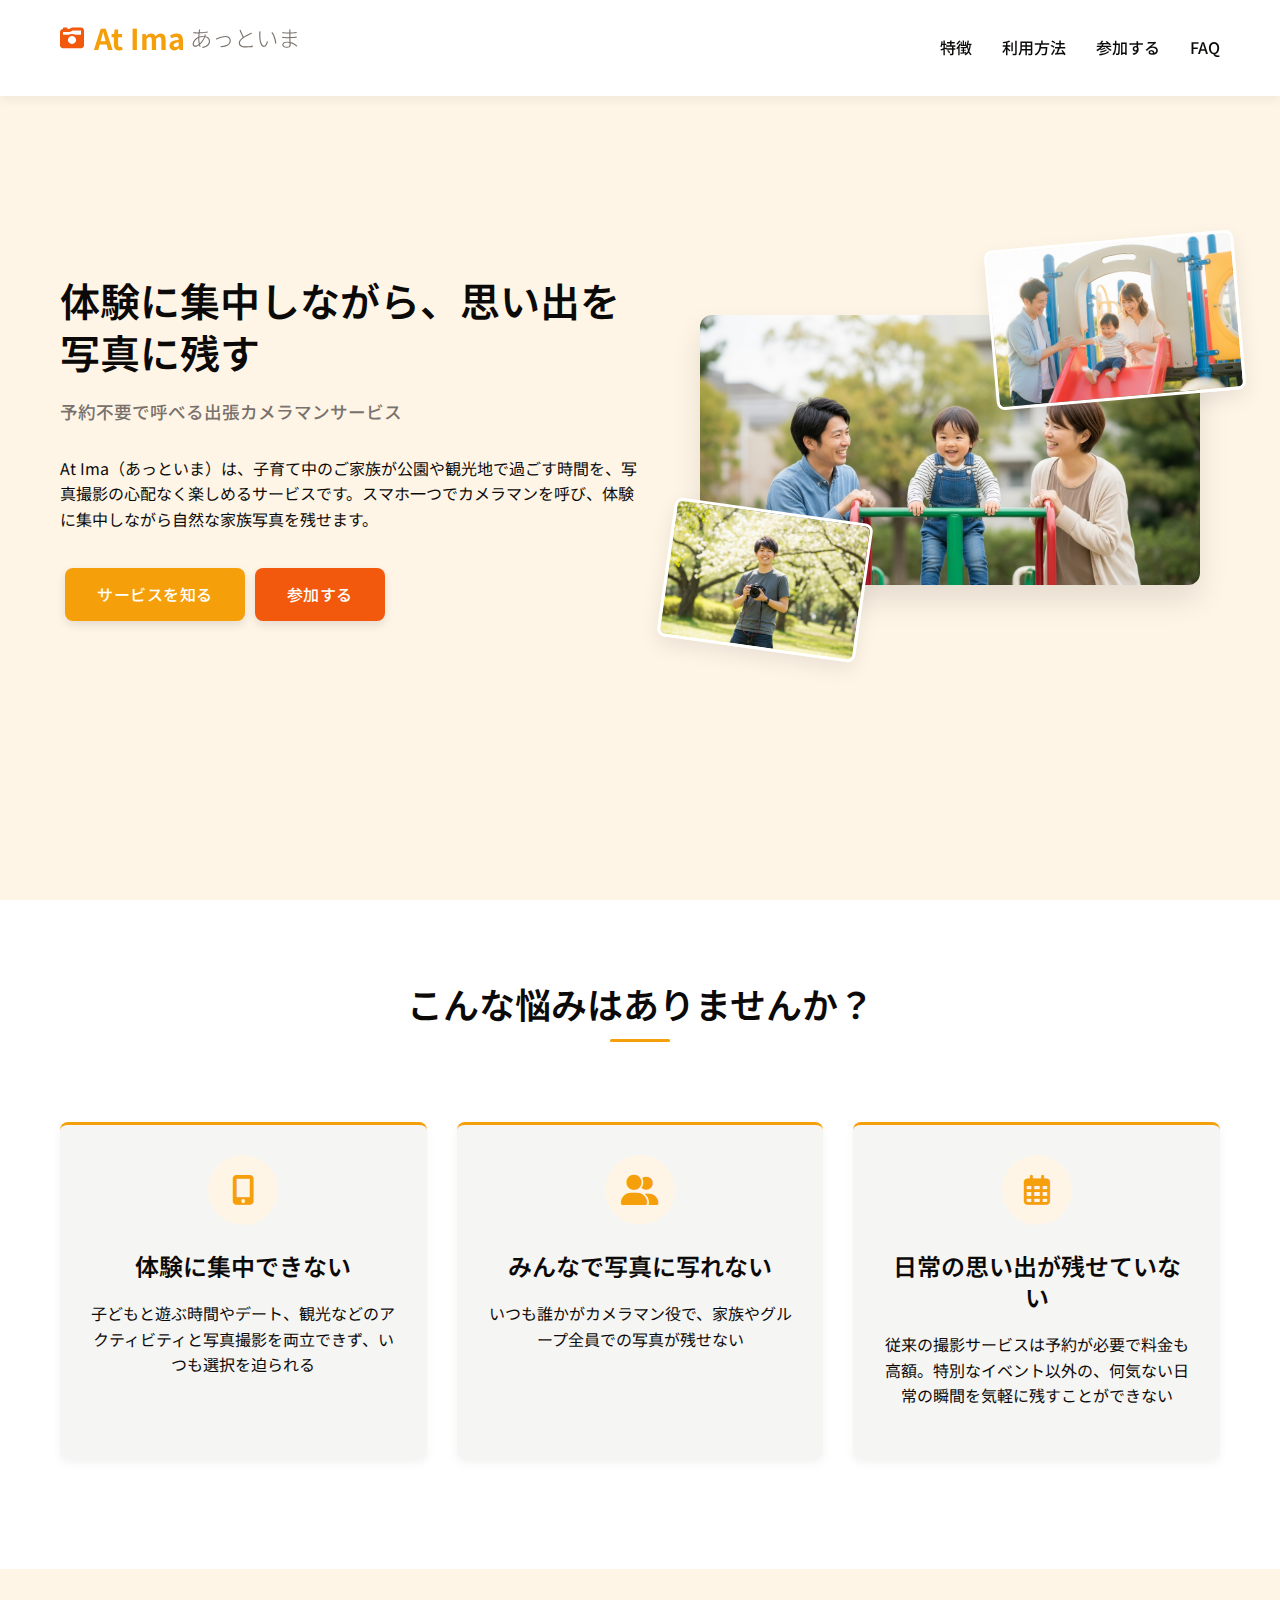
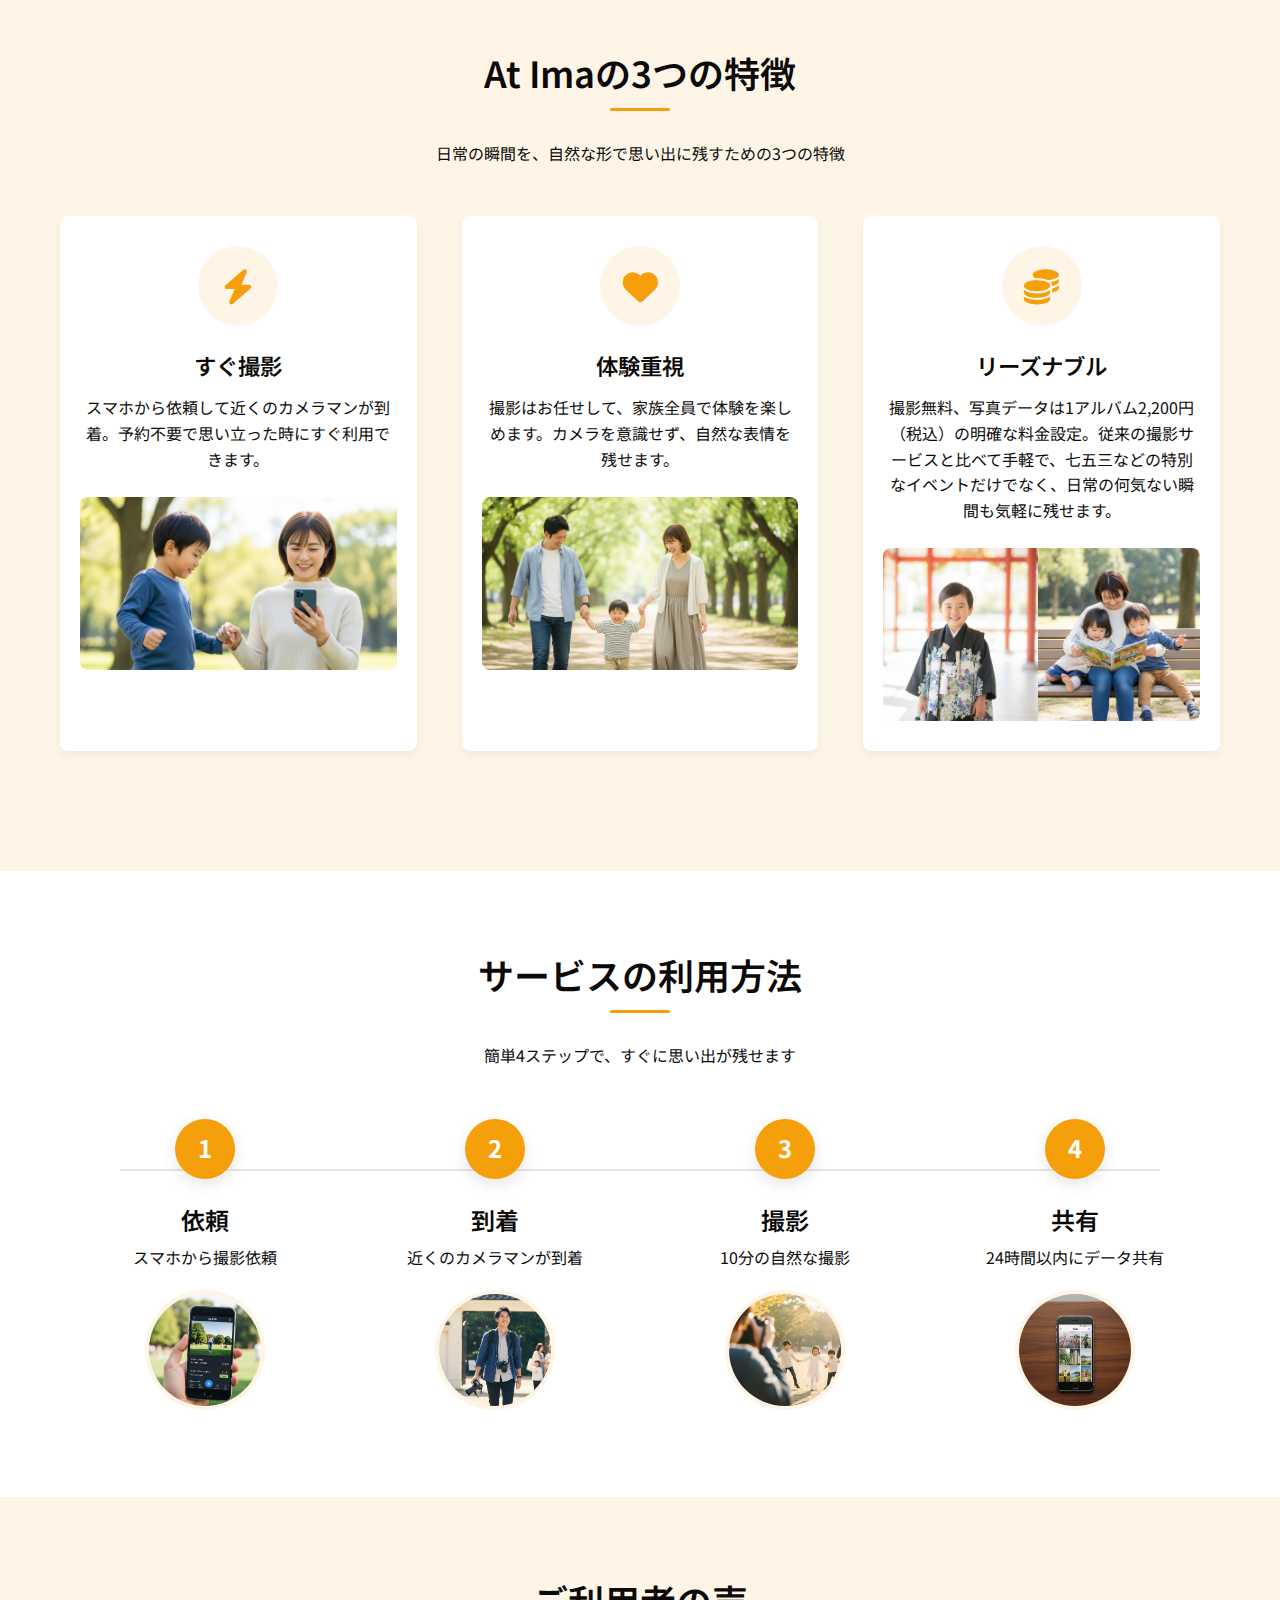
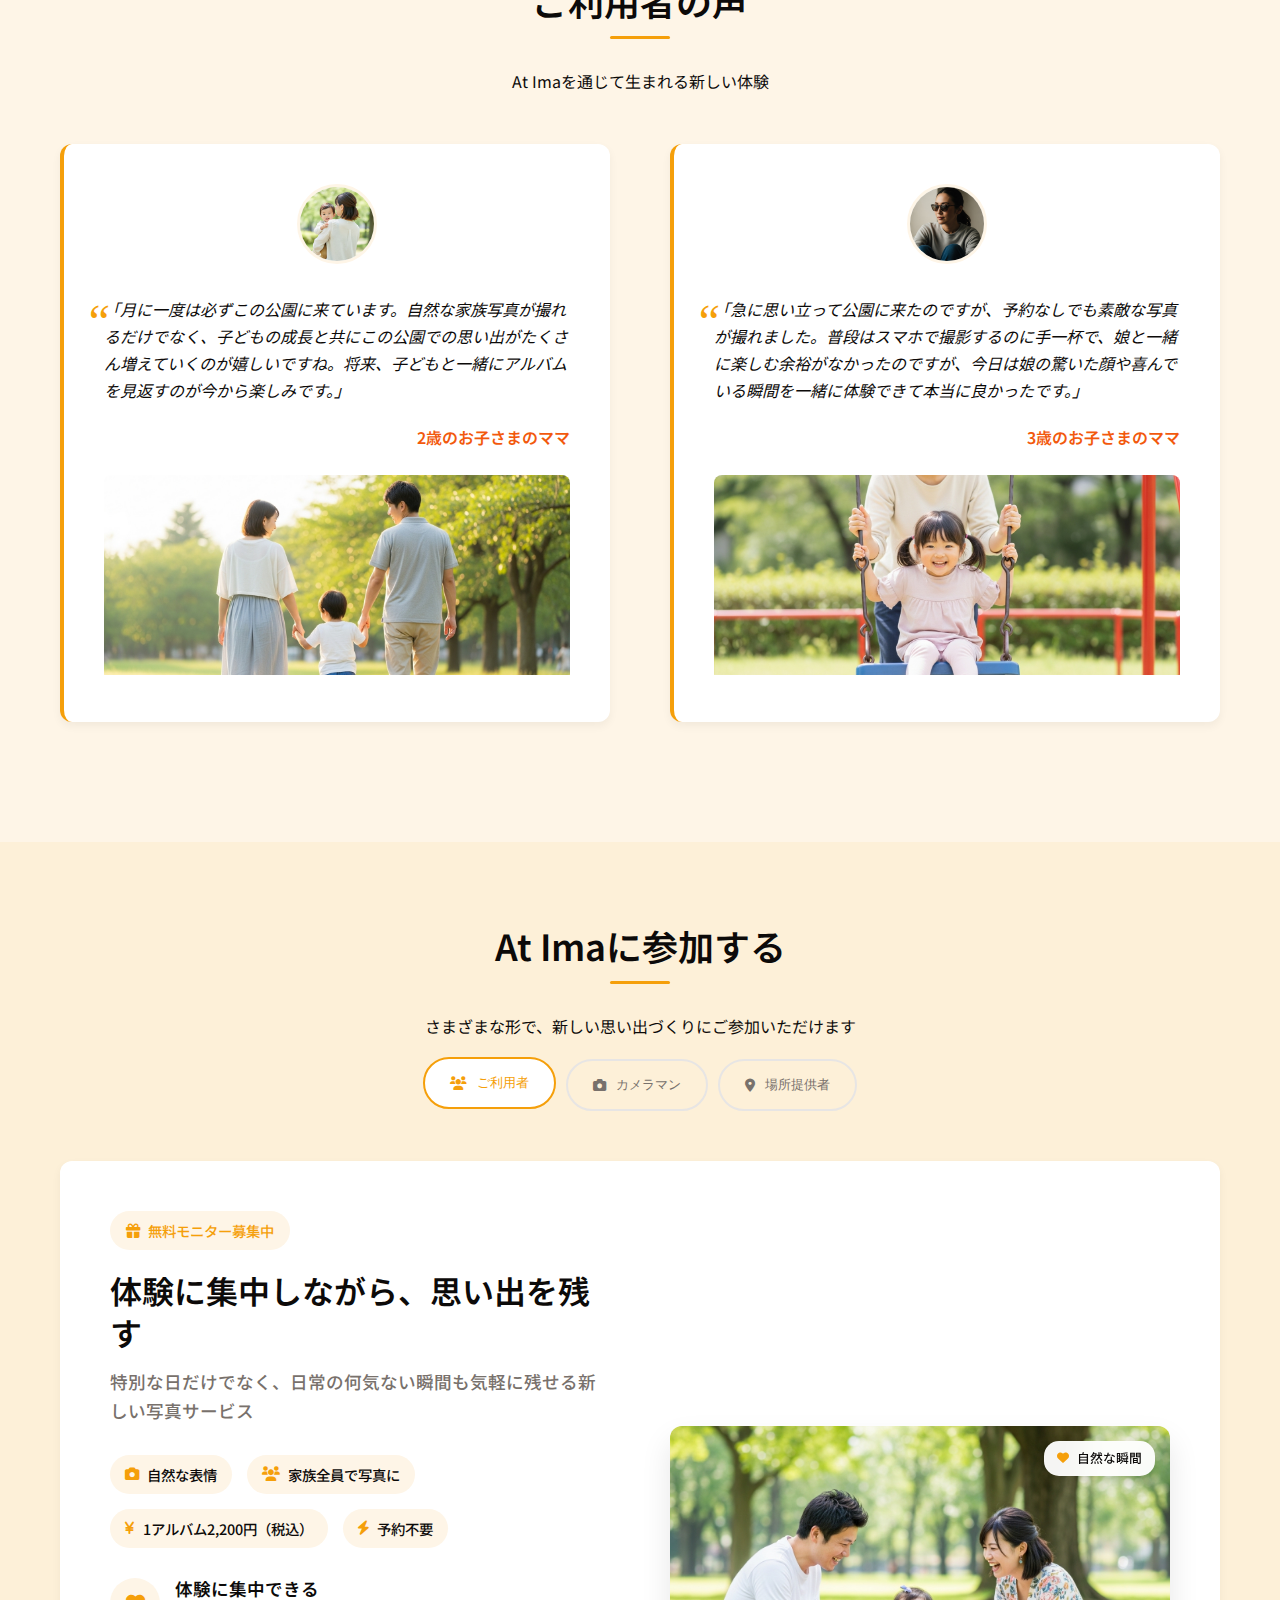
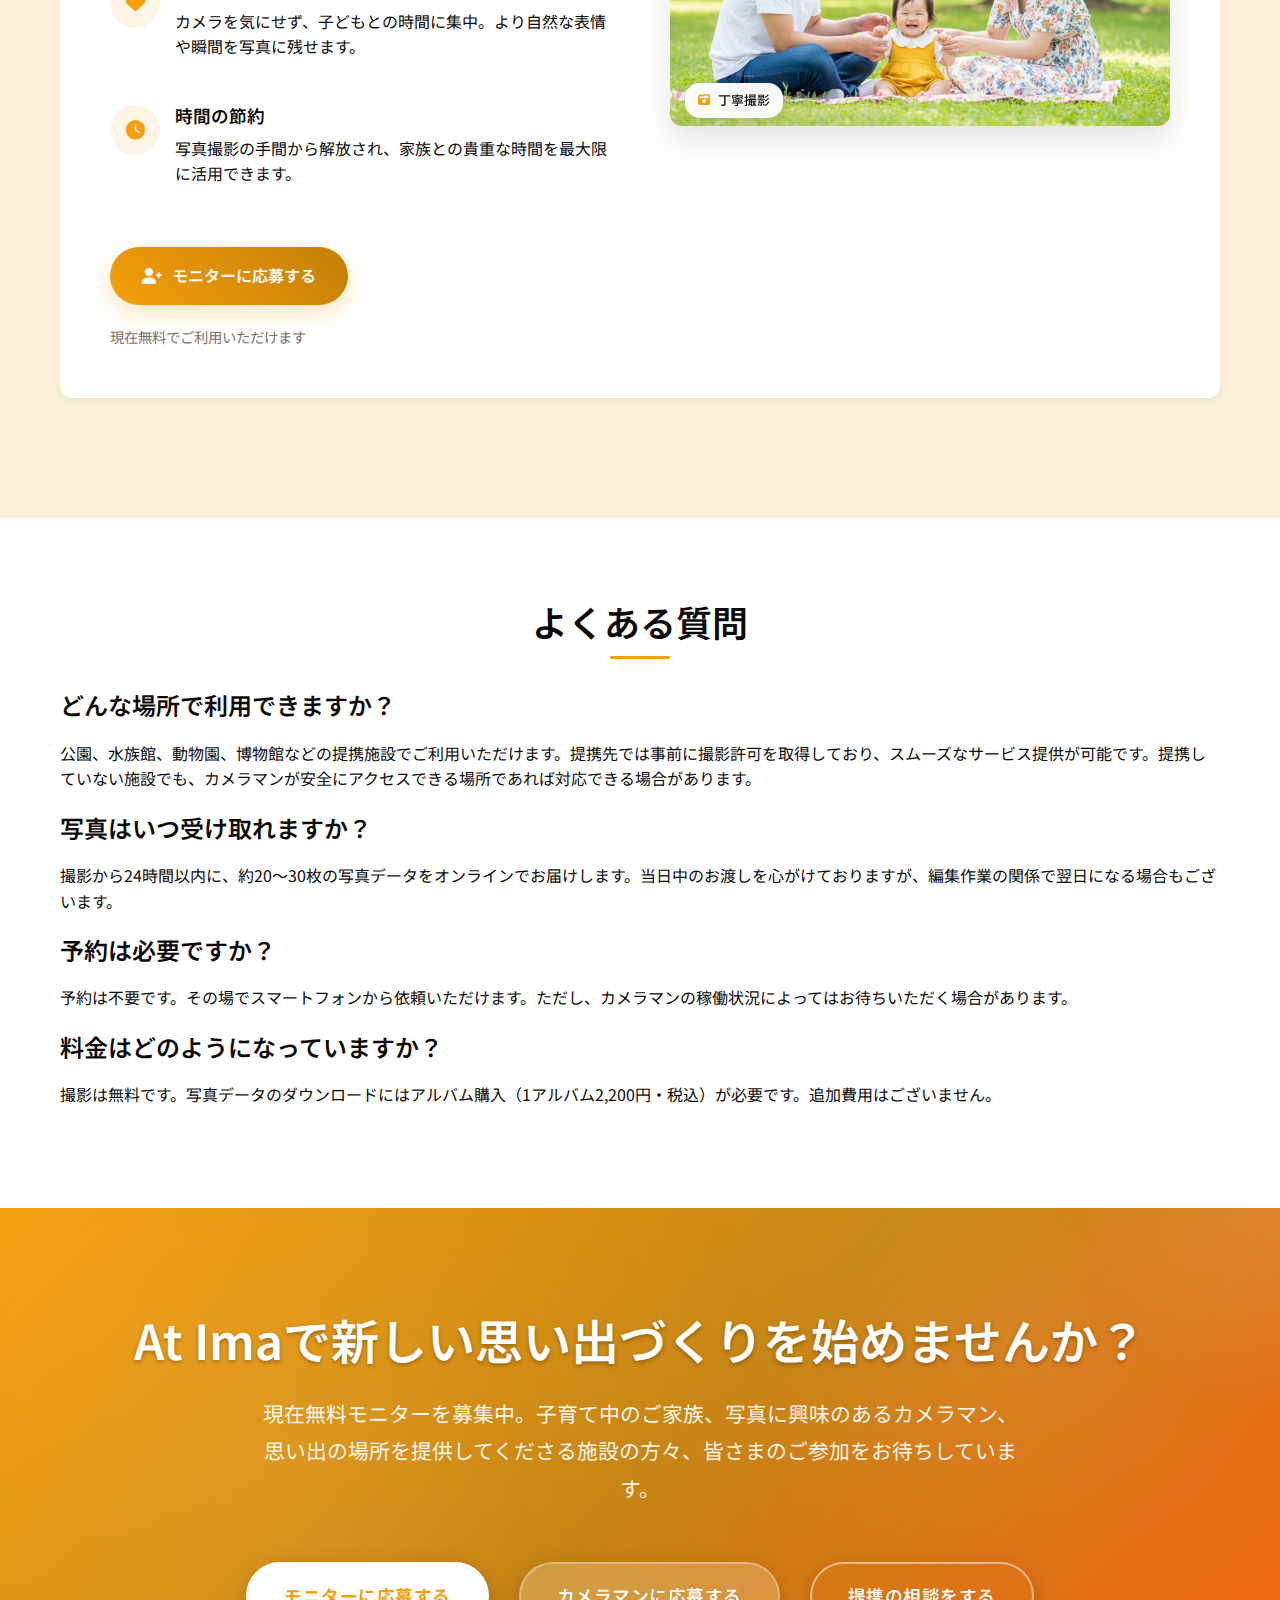
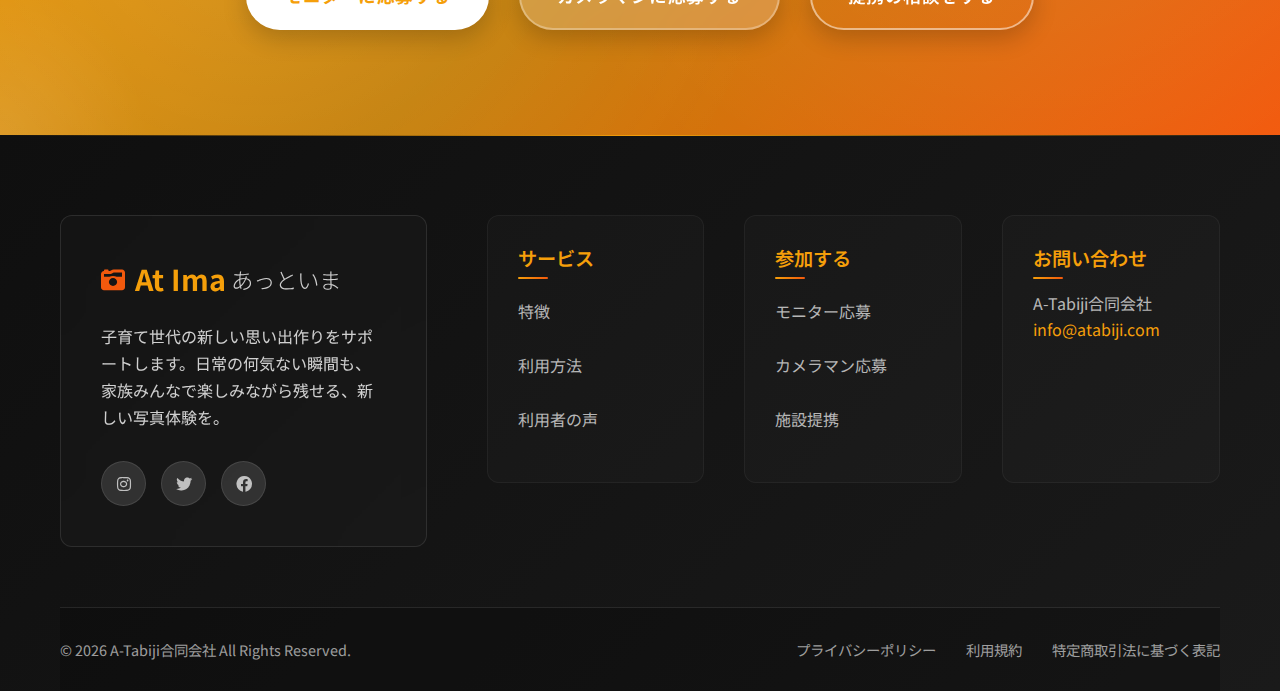
<file: index.html>
<!DOCTYPE html>
<html lang="ja">
  <head>
    <meta charset="UTF-8" />
    <meta name="viewport" content="width=device-width, initial-scale=1.0" />
    <title>At Ima（あっといま）| 予約不要で呼べる出張カメラマンサービス</title>
    <link rel="stylesheet" href="css/style-amber.css" />
    <link
      rel="stylesheet"
      href="https://cdnjs.cloudflare.com/ajax/libs/font-awesome/6.0.0/css/all.min.css"
    />
    <link rel="preconnect" href="https://fonts.googleapis.com" />
    <link rel="preconnect" href="https://fonts.gstatic.com" crossorigin />
    <link
      href="https://fonts.googleapis.com/css2?family=Noto+Sans+JP:wght@300;400;500;700&display=swap"
      rel="stylesheet"
    />
  </head>
  <body>
    <header>
      <div class="container header-container">
        <div class="logo">
          <i class="fas fa-camera-retro logo-icon"></i>
          At Ima <span>あっといま</span>
        </div>
        <nav class="nav-menu">
          <a href="#features">特徴</a>
          <a href="#how">利用方法</a>
          <a href="#stakeholders">参加する</a>
          <a href="#faq">FAQ</a>
        </nav>
        <button class="mobile-menu-btn" aria-label="メニュー">
          <span></span>
        </button>
      </div>
    </header>

    <section class="hero">
      <div class="container">
        <div class="hero-content">
          <h1>体験に集中しながら、思い出を写真に残す</h1>
          <p class="hero-subtitle">予約不要で呼べる出張カメラマンサービス</p>
          <p>
            At
            Ima（あっといま）は、子育て中のご家族が公園や観光地で過ごす時間を、写真撮影の心配なく楽しめるサービスです。スマホ一つでカメラマンを呼び、体験に集中しながら自然な家族写真を残せます。
          </p>
          <div class="hero-buttons">
            <a href="#features" class="btn">サービスを知る</a>
            <a href="#stakeholders" class="btn btn-secondary">参加する</a>
          </div>
        </div>
        <div class="hero-image">
          <img
            src="images/hero/Whisk_b915dc63fc.jpg"
            alt="家族で思い出を作る瞬間"
            class="main-image"
          />
          <img
            src="images/hero/Whisk_febd1da08a.jpg"
            alt="子どもの自然な表情"
            class="floating-image floating-1"
          />
          <img
            src="images/hero/ヒーローセクション_カメラマン.jpg"
            alt="家族の思い出"
            class="floating-image floating-2"
          />
        </div>
      </div>
      <div class="circle-1 cta-circle"></div>
      <div class="circle-2 cta-circle"></div>
    </section>

    <section class="problems" id="problems">
      <div class="container">
        <div class="text-center">
          <h2 class="section-title">こんな悩みはありませんか？</h2>
        </div>
        <div class="problem-container">
          <div class="problem-item">
            <div class="problem-icon"><i class="fas fa-mobile-alt"></i></div>
            <h3>体験に集中できない</h3>
            <p>
              子どもと遊ぶ時間やデート、観光などのアクティビティと写真撮影を両立できず、いつも選択を迫られる
            </p>
          </div>
          <div class="problem-item">
            <div class="problem-icon"><i class="fas fa-user-friends"></i></div>
            <h3>みんなで写真に写れない</h3>
            <p>
              いつも誰かがカメラマン役で、家族やグループ全員での写真が残せない
            </p>
          </div>
          <div class="problem-item">
            <div class="problem-icon"><i class="far fa-calendar-alt"></i></div>
            <h3>日常の思い出が残せていない</h3>
            <p>
              従来の撮影サービスは予約が必要で料金も高額。特別なイベント以外の、何気ない日常の瞬間を気軽に残すことができない
            </p>
          </div>
        </div>
      </div>
    </section>

    <section class="features" id="features">
      <div class="container">
        <div class="text-center">
          <h2 class="section-title">At Imaの3つの特徴</h2>
          <p>日常の瞬間を、自然な形で思い出に残すための3つの特徴</p>
        </div>
        <div class="feature-container">
          <div class="feature-item">
            <div class="feature-icon"><i class="fas fa-bolt"></i></div>
            <h3 class="feature-title">すぐ撮影</h3>
            <p>
              スマホから依頼して近くのカメラマンが到着。予約不要で思い立った時にすぐ利用できます。
            </p>
            <div class="feature-image">
              <img
                src="images/features/quick-booking.jpg"
                alt="スマホからの撮影依頼"
              />
            </div>
          </div>
          <div class="feature-item">
            <div class="feature-icon"><i class="fas fa-heart"></i></div>
            <h3 class="feature-title">体験重視</h3>
            <p>
              撮影はお任せして、家族全員で体験を楽しめます。カメラを意識せず、自然な表情を残せます。
            </p>
            <div class="feature-image">
              <img
                src="images/features/family-experience.jpg"
                alt="家族全員で体験を楽しむ様子"
              />
            </div>
          </div>
          <div class="feature-item">
            <div class="feature-icon"><i class="fas fa-coins"></i></div>
            <h3 class="feature-title">リーズナブル</h3>
            <p>
              撮影無料、写真データは1アルバム2,200円（税込）の明確な料金設定。従来の撮影サービスと比べて手軽で、七五三などの特別なイベントだけでなく、日常の何気ない瞬間も気軽に残せます。
            </p>
            <div class="feature-image">
              <img
                src="images/features/affordable-pricing.jpg"
                alt="明確な料金設定"
              />
            </div>
          </div>
        </div>
      </div>
    </section>

    <section class="how-it-works" id="how">
      <div class="container">
        <div class="text-center">
          <h2 class="section-title">サービスの利用方法</h2>
          <p>簡単4ステップで、すぐに思い出が残せます</p>
        </div>
        <div class="steps-container">
          <div class="step">
            <div class="step-number">1</div>
            <h3>依頼</h3>
            <p>スマホから撮影依頼</p>
            <div class="step-image">
              <img
                src="images/steps/step1-request.jpg"
                alt="スマホから撮影依頼"
              />
            </div>
          </div>
          <div class="step">
            <div class="step-number">2</div>
            <h3>到着</h3>
            <p>近くのカメラマンが到着</p>
            <div class="step-image">
              <img
                src="images/steps/step2-arrival.jpg"
                alt="近くのカメラマン到着"
              />
            </div>
          </div>
          <div class="step">
            <div class="step-number">3</div>
            <h3>撮影</h3>
            <p>10分の自然な撮影</p>
            <div class="step-image">
              <img src="images/steps/step3-shooting.jpg" alt="自然な撮影" />
            </div>
          </div>
          <div class="step">
            <div class="step-number">4</div>
            <h3>共有</h3>
            <p>24時間以内にデータ共有</p>
            <div class="step-image">
              <img src="images/steps/step4-sharing.jpg" alt="データ共有" />
            </div>
          </div>
        </div>
      </div>
    </section>

    <section class="voices" id="voices">
      <div class="container">
        <div class="text-center">
          <h2 class="section-title">ご利用者の声</h2>
          <p>At Imaを通じて生まれる新しい体験</p>
        </div>
        <div class="voice-container">
          <div class="voice-item">
            <div class="voice-image">
              <img
                src="images/voices/user1-mom.jpg"
                alt="利用者の写真"
                class="voice-user-image"
              />
            </div>
            <p class="voice-text">
              「月に一度は必ずこの公園に来ています。自然な家族写真が撮れるだけでなく、子どもの成長と共にこの公園での思い出がたくさん増えていくのが嬉しいですね。将来、子どもと一緒にアルバムを見返すのが今から楽しみです。」
            </p>
            <p class="voice-author">2歳のお子さまのママ</p>
            <div class="voice-sample">
              <img
                src="images/voices/family-growth-timeline.jpg"
                alt="公園での家族写真"
              />
            </div>
          </div>
          <div class="voice-item">
            <div class="voice-image">
              <img
                src="images/voices/user2-mom.jpg"
                alt="利用者の写真"
                class="voice-user-image"
              />
            </div>
            <p class="voice-text">
              「急に思い立って公園に来たのですが、予約なしでも素敵な写真が撮れました。普段はスマホで撮影するのに手一杯で、娘と一緒に楽しむ余裕がなかったのですが、今日は娘の驚いた顔や喜んでいる瞬間を一緒に体験できて本当に良かったです。」
            </p>
            <p class="voice-author">3歳のお子さまのママ</p>
            <div class="voice-sample">
              <img
                src="images/voices/casual-park-moment.jpg"
                alt="公園での思い出"
              />
            </div>
          </div>
        </div>
      </div>
    </section>

    <section class="stakeholders" id="stakeholders">
      <div class="container">
        <div class="text-center">
          <h2 class="section-title">At Imaに参加する</h2>
          <p>さまざまな形で、新しい思い出づくりにご参加いただけます</p>
        </div>

        <div class="stakeholder-tabs">
          <button class="stakeholder-tab active" data-target="users">
            <i class="fas fa-users"></i>
            ご利用者
          </button>
          <button class="stakeholder-tab" data-target="photographers">
            <i class="fas fa-camera"></i>
            カメラマン
          </button>
          <button class="stakeholder-tab" data-target="locations">
            <i class="fas fa-map-marker-alt"></i>
            場所提供者
          </button>
        </div>

        <div class="stakeholder-contents">
          <!-- ご利用者タブ -->
          <div id="users" class="stakeholder-content active">
            <div class="stakeholder-hero-tab users-hero-tab">
              <div class="hero-content-tab">
                <div class="hero-badge">
                  <i class="fas fa-gift"></i>
                  <span>無料モニター募集中</span>
                </div>
                <h3>体験に集中しながら、思い出を残す</h3>
                <p class="hero-subtitle">
                  特別な日だけでなく、日常の何気ない瞬間も気軽に残せる新しい写真サービス
                </p>

                <div class="hero-features-tab">
                  <div class="feature-highlight">
                    <i class="fas fa-camera"></i>
                    <span>自然な表情</span>
                  </div>
                  <div class="feature-highlight">
                    <i class="fas fa-users"></i>
                    <span>家族全員で写真に</span>
                  </div>
                  <div class="feature-highlight">
                    <i class="fas fa-yen-sign"></i>
                    <span>1アルバム2,200円（税込）</span>
                  </div>
                  <div class="feature-highlight">
                    <i class="fas fa-bolt"></i>
                    <span>予約不要</span>
                  </div>
                </div>

                <div class="benefits-list">
                  <div class="benefit-item">
                    <div class="benefit-icon">
                      <i class="fas fa-heart"></i>
                    </div>
                    <div>
                      <h4 class="benefit-title">体験に集中できる</h4>
                      <p>
                        カメラを気にせず、子どもとの時間に集中。より自然な表情や瞬間を写真に残せます。
                      </p>
                    </div>
                  </div>
                  <div class="benefit-item">
                    <div class="benefit-icon">
                      <i class="fas fa-clock"></i>
                    </div>
                    <div>
                      <h4 class="benefit-title">時間の節約</h4>
                      <p>
                        写真撮影の手間から解放され、家族との貴重な時間を最大限に活用できます。
                      </p>
                    </div>
                  </div>
                </div>

                <div class="hero-cta-tab">
                  <a
                    href="https://forms.gle/UD2dHkUU2Q1aDZR4VA"
                    class="btn-hero btn-primary"
                  >
                    <i class="fas fa-user-plus"></i>
                    モニターに応募する
                  </a>
                  <span class="cta-note">現在無料でご利用いただけます</span>
                </div>
              </div>

              <div class="hero-visual-tab">
                <img
                  src="images/stakeholders/users-family.jpg"
                  alt="ご利用者イメージ"
                  class="main-visual-tab"
                />
                <div class="feature-badges-tab">
                  <div class="badge badge-1">
                    <i class="fas fa-heart"></i>
                    <span>自然な瞬間</span>
                  </div>
                  <div class="badge badge-2">
                    <i class="fas fa-camera-retro"></i>
                    <span>丁寧撮影</span>
                  </div>
                </div>
              </div>
            </div>
          </div>

          <!-- カメラマンタブ -->
          <div id="photographers" class="stakeholder-content">
            <div class="stakeholder-hero-tab photographers-hero-tab">
              <div class="hero-visual-tab">
                <img
                  src="images/stakeholders/photographer-working.jpg"
                  alt="カメラマンイメージ"
                  class="main-visual-tab"
                />
                <div class="feature-badges-tab">
                  <div class="badge badge-1">
                    <i class="fas fa-graduation-cap"></i>
                    <span>学生歓迎</span>
                  </div>
                  <div class="badge badge-2">
                    <i class="fas fa-money-bill-wave"></i>
                    <span>フレキシブル収入</span>
                  </div>
                </div>
              </div>

              <div class="hero-content-tab">
                <div class="hero-badge photographer-badge">
                  <i class="fas fa-camera"></i>
                  <span>カメラマン募集</span>
                </div>
                <h3>スキルを活かして収入を得る</h3>
                <p class="hero-subtitle">
                  カメラマンとして活動しながら、実践的な経験を積み収入が得られます
                </p>

                <div class="hero-features-tab">
                  <div class="feature-highlight">
                    <i class="fas fa-clock"></i>
                    <span>自由な働き方</span>
                  </div>
                  <div class="feature-highlight">
                    <i class="fas fa-images"></i>
                    <span>ポートフォリオ構築</span>
                  </div>
                  <div class="feature-highlight">
                    <i class="fas fa-users"></i>
                    <span>コミュニティ参加</span>
                  </div>
                  <div class="feature-highlight">
                    <i class="fas fa-chart-line"></i>
                    <span>実践経験</span>
                  </div>
                </div>

                <div class="benefits-list">
                  <div class="benefit-item">
                    <div class="benefit-icon">
                      <i class="fas fa-money-bill-wave"></i>
                    </div>
                    <div>
                      <h4 class="benefit-title">収入機会の創出</h4>
                      <p>
                        自分の都合に合わせて働けるフレキシブルな働き方で、スキルを活かした収入が得られます。
                      </p>
                    </div>
                  </div>
                  <div class="benefit-item">
                    <div class="benefit-icon">
                      <i class="fas fa-camera-retro"></i>
                    </div>
                    <div>
                      <h4 class="benefit-title">実践的な撮影経験</h4>
                      <p>
                        実際の顧客を相手に、様々なシチュエーションでの撮影経験を積むことができます。
                      </p>
                    </div>
                  </div>
                </div>

                <div class="hero-cta-tab">
                  <a
                    href="https://forms.gle/UD2dHkU2Q1aDZR4VA"
                    class="btn-hero btn-photographer"
                  >
                    <i class="fas fa-camera"></i>
                    カメラマンに応募する
                  </a>
                  <span class="cta-note">経験を積みながら収入を得る</span>
                </div>
              </div>
            </div>
          </div>

          <!-- 場所提供者タブ -->
          <div id="locations" class="stakeholder-content">
            <div class="stakeholder-hero-tab locations-hero-tab">
              <div class="hero-content-tab">
                <div class="hero-badge location-badge">
                  <i class="fas fa-handshake"></i>
                  <span>提携施設募集</span>
                </div>
                <h3>新しい来場動機を創出する</h3>
                <p class="hero-subtitle">
                  公園、水族館、観光施設など様々な場所で、新しい来場動機の創出と施設の魅力向上を支援
                </p>

                <div class="hero-features-tab">
                  <div class="feature-highlight">
                    <i class="fas fa-users"></i>
                    <span>新規来場者獲得</span>
                  </div>
                  <div class="feature-highlight">
                    <i class="fas fa-sync-alt"></i>
                    <span>リピーター増加</span>
                  </div>
                  <div class="feature-highlight">
                    <i class="fas fa-star"></i>
                    <span>施設価値向上</span>
                  </div>
                  <div class="feature-highlight">
                    <i class="fas fa-heart"></i>
                    <span>思い出の場所</span>
                  </div>
                </div>

                <div class="benefits-list">
                  <div class="benefit-item">
                    <div class="benefit-icon">
                      <i class="fas fa-map-marker-alt"></i>
                    </div>
                    <div>
                      <h4 class="benefit-title">来場動機の創出</h4>
                      <p>
                        自然な写真を撮影できる場所として認知され、家族連れやカップルなど新たな来場者層を獲得できます。
                      </p>
                    </div>
                  </div>
                  <div class="benefit-item">
                    <div class="benefit-icon">
                      <i class="fas fa-history"></i>
                    </div>
                    <div>
                      <h4 class="benefit-title">世代を超えた価値創造</h4>
                      <p>
                        家族の思い出の場所として世代を超えた価値を提供し、長期的な施設の価値向上につながります。
                      </p>
                    </div>
                  </div>
                </div>

                <div class="hero-cta-tab">
                  <a
                    href="https://forms.gle/UD2dHkU2Q1aDZR4VA"
                    class="btn-hero btn-location"
                  >
                    <i class="fas fa-handshake"></i>
                    提携の相談をする
                  </a>
                  <span class="cta-note">思い出の場所として価値向上</span>
                </div>
              </div>

              <div class="hero-visual-tab">
                <img
                  src="images/stakeholders/location-park.jpg"
                  alt="撮影場所提供者イメージ"
                  class="main-visual-tab"
                />
                <div class="feature-badges-tab">
                  <div class="badge badge-1">
                    <i class="fas fa-sync-alt"></i>
                    <span>リピート促進</span>
                  </div>
                  <div class="badge badge-2">
                    <i class="fas fa-feather"></i>
                    <span>負担ゼロ</span>
                  </div>
                </div>
              </div>
            </div>
          </div>
        </div>
      </div>
    </section>

    <section class="faq" id="faq">
      <div class="container">
        <div class="text-center">
          <h2 class="section-title">よくある質問</h2>
        </div>
        <div class="faq-item">
          <h3 class="faq-question">どんな場所で利用できますか？</h3>
          <div class="faq-answer">
            <p>
              公園、水族館、動物園、博物館などの提携施設でご利用いただけます。提携先では事前に撮影許可を取得しており、スムーズなサービス提供が可能です。提携していない施設でも、カメラマンが安全にアクセスできる場所であれば対応できる場合があります。
            </p>
          </div>
        </div>
        <div class="faq-item">
          <h3 class="faq-question">写真はいつ受け取れますか？</h3>
          <div class="faq-answer">
            <p>
              撮影から24時間以内に、約20～30枚の写真データをオンラインでお届けします。当日中のお渡しを心がけておりますが、編集作業の関係で翌日になる場合もございます。
            </p>
          </div>
        </div>
        <div class="faq-item">
          <h3 class="faq-question">予約は必要ですか？</h3>
          <div class="faq-answer">
            <p>
              予約は不要です。その場でスマートフォンから依頼いただけます。ただし、カメラマンの稼働状況によってはお待ちいただく場合があります。
            </p>
          </div>
        </div>
        <div class="faq-item">
          <h3 class="faq-question">料金はどのようになっていますか？</h3>
          <div class="faq-answer">
            <p>
              撮影は無料です。写真データのダウンロードにはアルバム購入（1アルバム2,200円・税込）が必要です。追加費用はございません。
            </p>
          </div>
        </div>
      </div>
    </section>

    <section class="cta" id="cta">
      <div class="container">
        <h2>At Imaで新しい思い出づくりを始めませんか？</h2>
        <p>
          現在無料モニターを募集中。子育て中のご家族、写真に興味のあるカメラマン、思い出の場所を提供してくださる施設の方々、皆さまのご参加をお待ちしています。
        </p>
        <div class="cta-buttons">
          <a
            href="https://forms.gle/UD2dHkU2Q1aDZR4VA"
            class="btn btn-secondary"
            >モニターに応募する</a
          >
          <a href="https://forms.gle/UD2dHkU2Q1aDZR4VA" class="btn"
            >カメラマンに応募する</a
          >
          <a href="https://forms.gle/UD2dHkU2Q1aDZR4VA" class="btn btn-outline"
            >提携の相談をする</a
          >
        </div>
      </div>
      <div class="circle-1 cta-circle"></div>
      <div class="circle-2 cta-circle"></div>
    </section>

    <footer>
      <div class="container">
        <div class="footer-wrapper">
          <div class="footer-main">
            <div class="footer-brand">
              <div class="footer-logo">
                <i class="fas fa-camera-retro logo-icon"></i>
                At Ima <span>あっといま</span>
              </div>
              <p>
                子育て世代の新しい思い出作りをサポートします。日常の何気ない瞬間も、家族みんなで楽しみながら残せる、新しい写真体験を。
              </p>
              <div class="social-icons">
                <a href="#" aria-label="Instagram"
                  ><i class="fab fa-instagram"></i
                ></a>
                <a href="#" aria-label="Twitter"
                  ><i class="fab fa-twitter"></i
                ></a>
                <a href="#" aria-label="Facebook"
                  ><i class="fab fa-facebook"></i
                ></a>
              </div>
            </div>

            <div class="footer-links-container">
              <div class="footer-links-group">
                <h4>サービス</h4>
                <ul class="footer-links">
                  <li><a href="#features">特徴</a></li>
                  <li><a href="#how">利用方法</a></li>
                  <li><a href="#voices">利用者の声</a></li>
                </ul>
              </div>

              <div class="footer-links-group">
                <h4>参加する</h4>
                <ul class="footer-links">
                  <li><a href="#stakeholders">モニター応募</a></li>
                  <li><a href="#stakeholders">カメラマン応募</a></li>
                  <li><a href="#stakeholders">施設提携</a></li>
                </ul>
              </div>

              <div class="footer-links-group">
                <h4>お問い合わせ</h4>
                <address class="footer-contact">
                  A-Tabiji合同会社<br />
                  <a href="mailto:info@atabiji.com">info@atabiji.com</a>
                </address>
              </div>
            </div>
          </div>

          <div class="footer-bottom">
            <p class="copyright">
              &copy; <span id="current-year"></span> A-Tabiji合同会社 All Rights
              Reserved.
            </p>
            <div class="footer-bottom-links">
              <a href="privacy-policy.html">プライバシーポリシー</a>
              <a href="terms-of-service.html">利用規約</a>
              <a href="tokusho.html">特定商取引法に基づく表記</a>
            </div>
          </div>
        </div>
      </div>
    </footer>

    <script src="js/main.js"></script>
  </body>
</html>
</file>
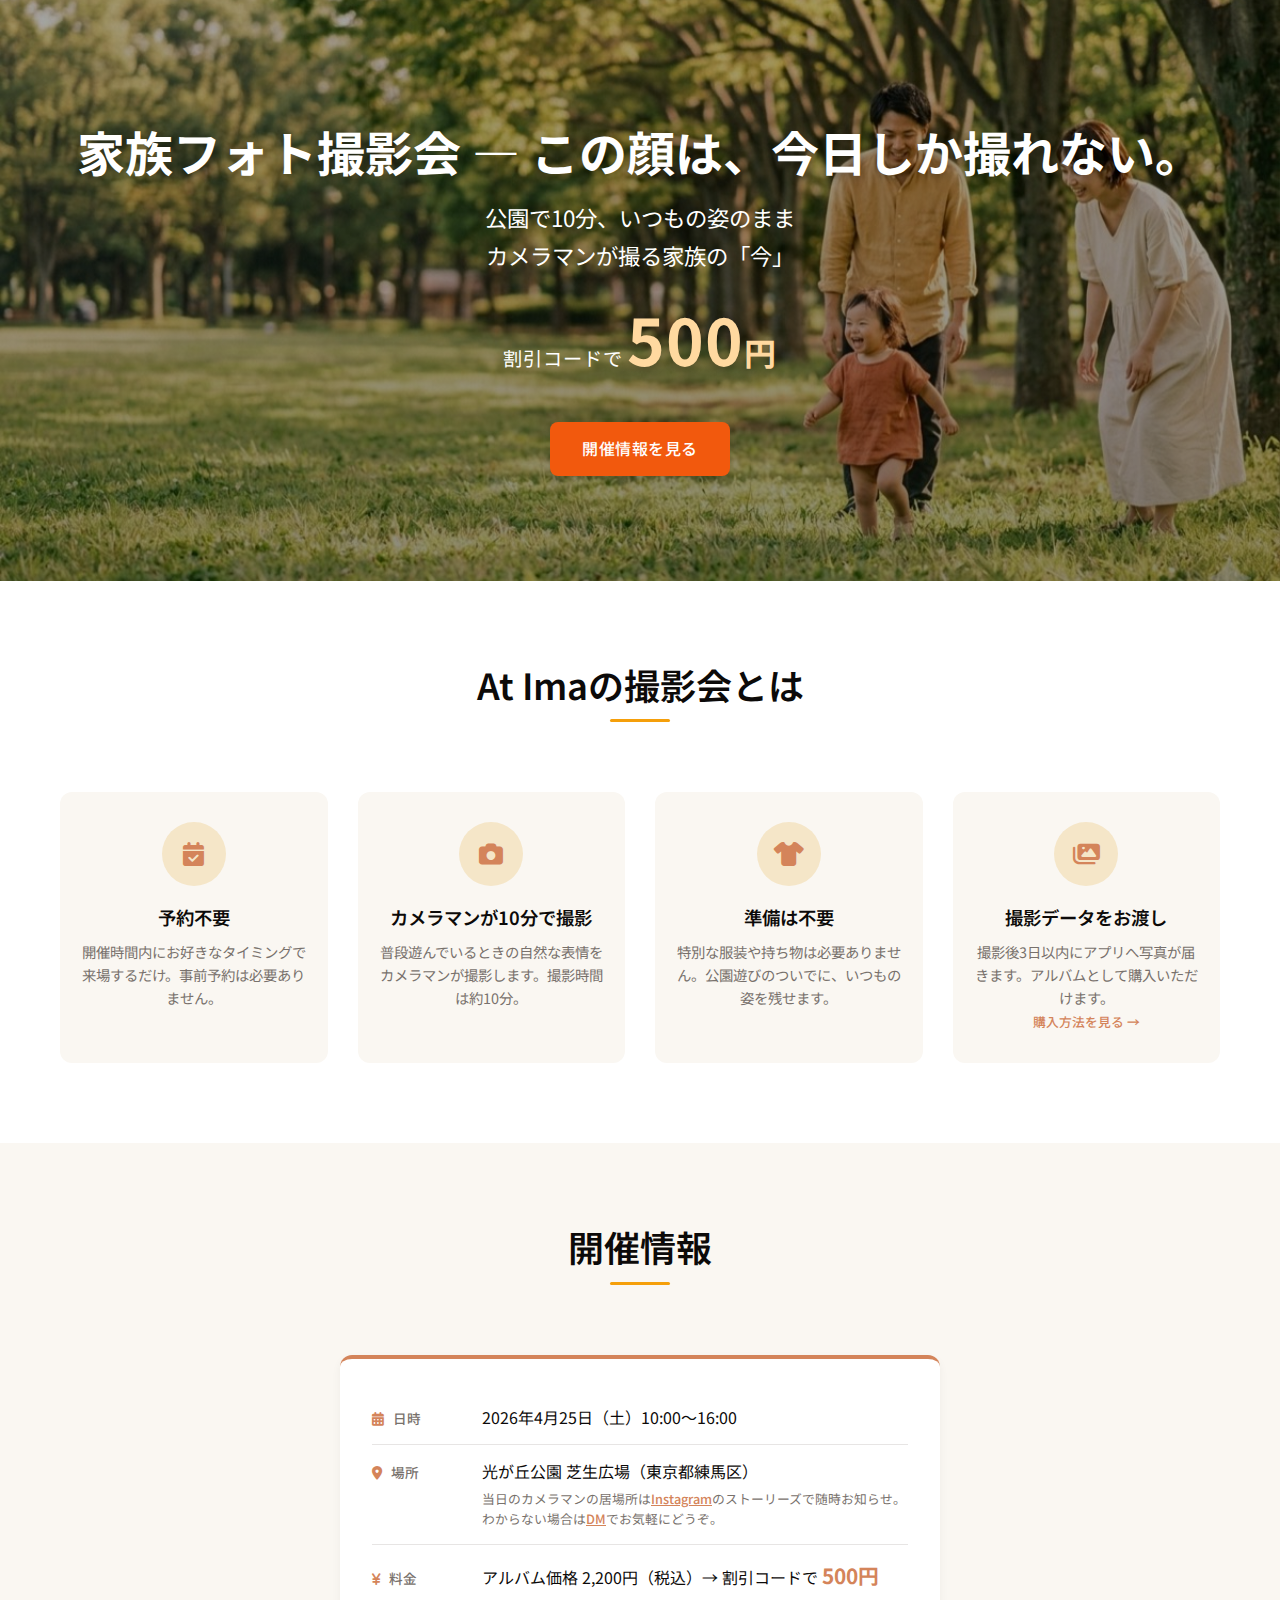
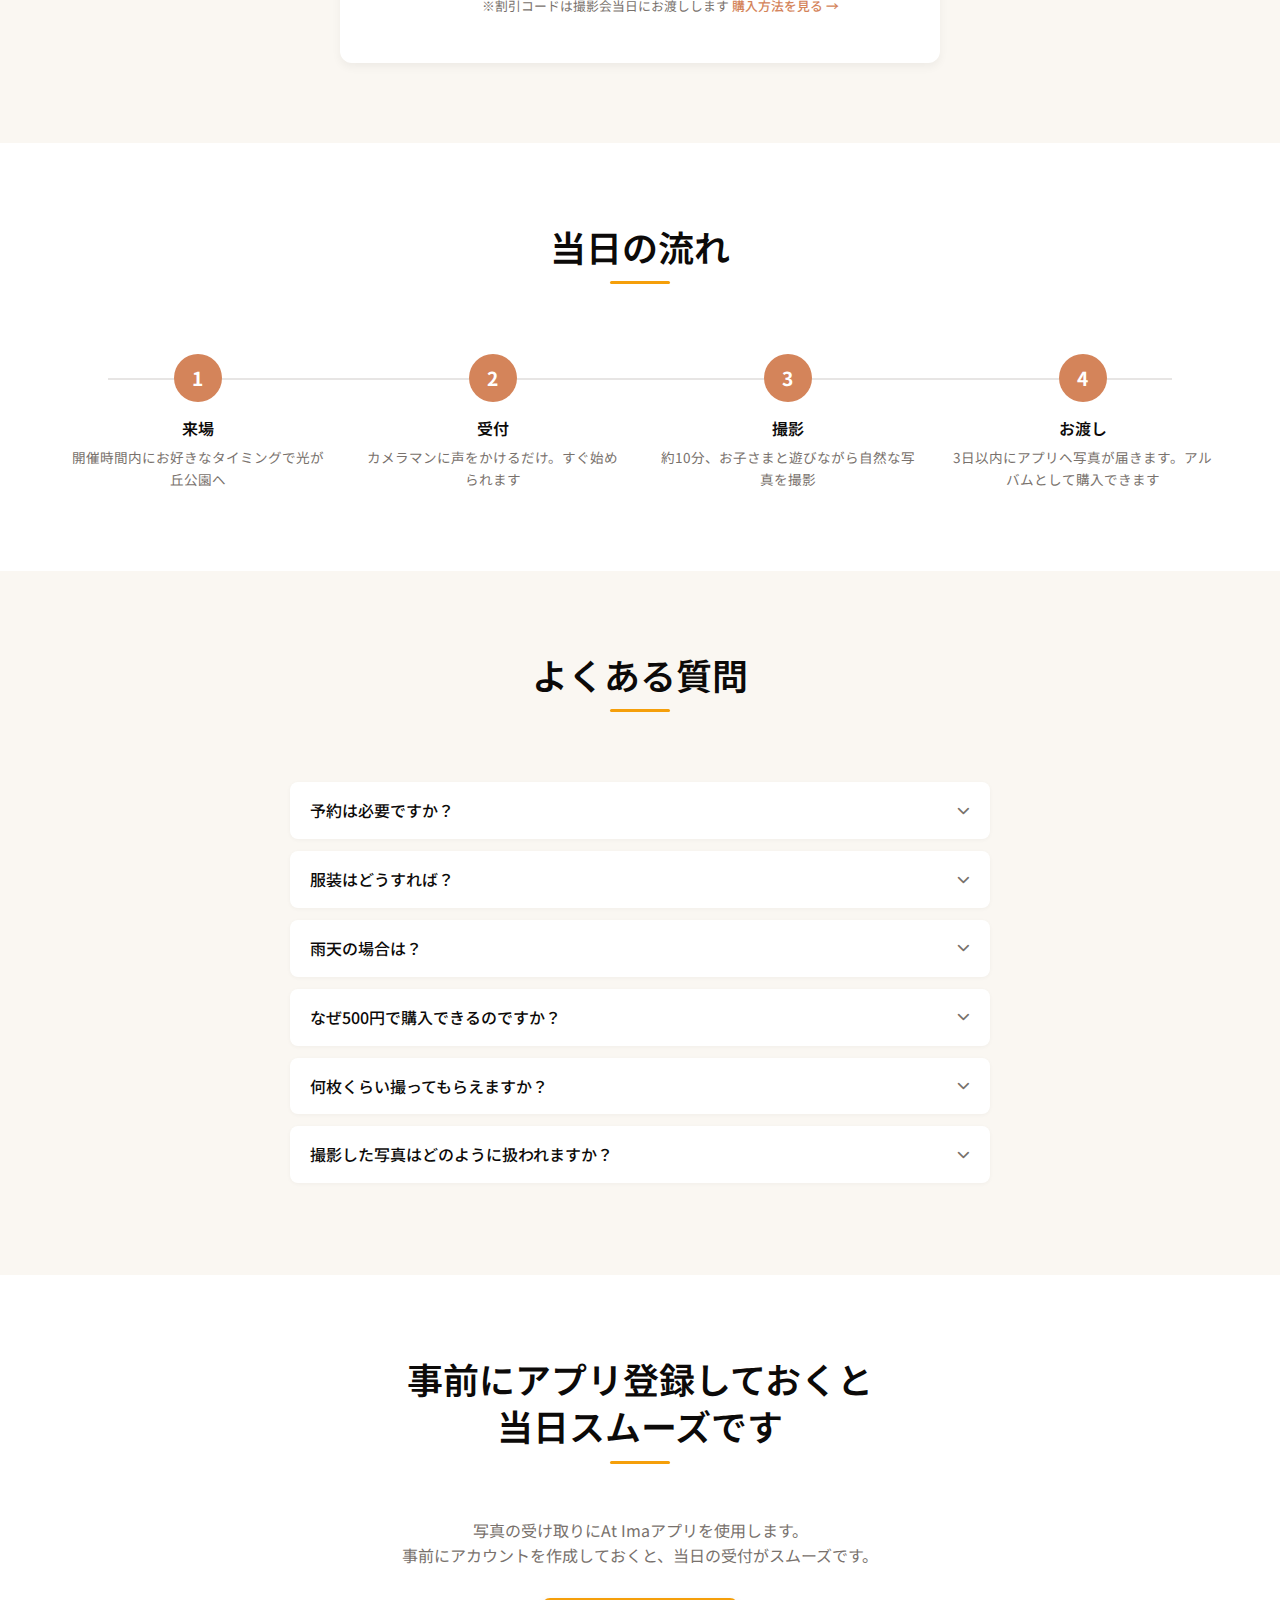
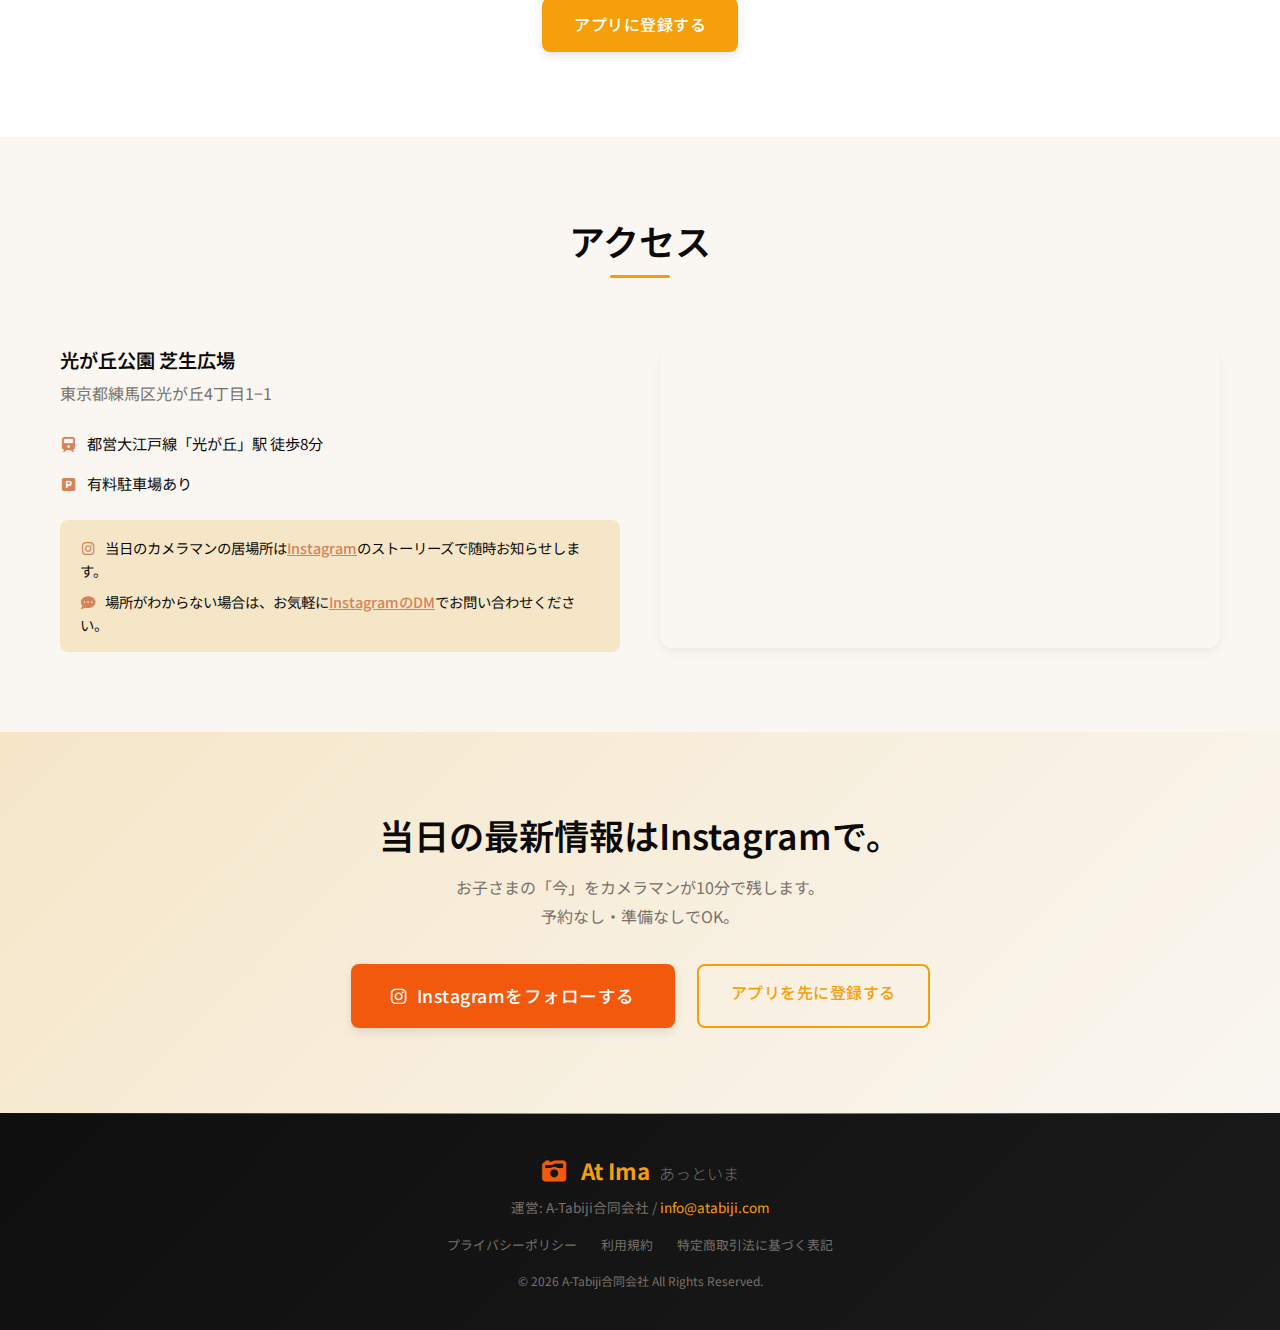
<file: trial/index.html>
<!DOCTYPE html>
<html lang="ja">
  <head>
    <meta charset="UTF-8" />
    <meta name="viewport" content="width=device-width, initial-scale=1.0" />
    <title>家族フォト撮影会 割引コードで500円 | At Ima</title>
    <meta name="description" content="公園で10分、いつもの姿のまま家族写真。予約不要・カメラマンが撮影。アルバム価格2,200円が割引コードで500円。光が丘公園で開催。" />

    <!-- OGP -->
    <meta property="og:title" content="家族フォト撮影会 割引コードで500円 | At Ima" />
    <meta property="og:description" content="公園で10分、いつもの姿のまま家族写真。予約不要・カメラマンが撮影。アルバム価格2,200円が割引コードで500円。" />
    <meta property="og:type" content="website" />
    <meta property="og:url" content="https://at-ima.com/trial/" />
    <meta property="og:site_name" content="At Ima（あっといま）" />
    <meta property="og:image" content="https://at-ima.com/trial/ogp.png" />
    <meta property="og:image:width" content="1200" />
    <meta property="og:image:height" content="630" />

    <link rel="stylesheet" href="../css/style-amber.css" />
    <link rel="stylesheet" href="style.css" />
    <link
      rel="stylesheet"
      href="https://cdnjs.cloudflare.com/ajax/libs/font-awesome/6.5.2/css/all.min.css"
    />
    <link rel="preconnect" href="https://fonts.googleapis.com" />
    <link rel="preconnect" href="https://fonts.gstatic.com" crossorigin />
    <link
      href="https://fonts.googleapis.com/css2?family=Noto+Sans+JP:wght@300;400;500;700&display=swap"
      rel="stylesheet"
    />
  </head>
  <body class="trial-page">

    <!-- ヒーロー -->
    <section class="trial-hero">
      <div class="container">
        <h1>家族フォト撮影会 &mdash; この顔は、今日しか撮れない。</h1>
        <p class="trial-hero-lead">公園で10分、いつもの姿のまま<br />カメラマンが撮る家族の「今」</p>
        <p class="trial-hero-price">割引コードで <strong>500<small>円</small></strong></p>
        <a href="#event-info" class="btn btn-secondary">開催情報を見る</a>
      </div>
    </section>

    <!-- サービス説明 -->
    <section class="trial-about">
      <div class="container">
        <div class="text-center">
          <h2 class="section-title">At Imaの撮影会とは</h2>
        </div>
        <div class="trial-about-grid">
          <div class="trial-about-item">
            <div class="trial-about-icon">
              <i class="fas fa-calendar-check" aria-hidden="true"></i>
            </div>
            <h3>予約不要</h3>
            <p>開催時間内にお好きなタイミングで来場するだけ。事前予約は必要ありません。</p>
          </div>
          <div class="trial-about-item">
            <div class="trial-about-icon">
              <i class="fas fa-camera" aria-hidden="true"></i>
            </div>
            <h3>カメラマンが10分で撮影</h3>
            <p>普段遊んでいるときの自然な表情をカメラマンが撮影します。撮影時間は約10分。</p>
          </div>
          <div class="trial-about-item">
            <div class="trial-about-icon">
              <i class="fas fa-tshirt" aria-hidden="true"></i>
            </div>
            <h3>準備は不要</h3>
            <p>特別な服装や持ち物は必要ありません。公園遊びのついでに、いつもの姿を残せます。</p>
          </div>
          <div class="trial-about-item">
            <div class="trial-about-icon">
              <i class="fas fa-images" aria-hidden="true"></i>
            </div>
            <h3>撮影データをお渡し</h3>
            <p>撮影後3日以内にアプリへ写真が届きます。アルバムとして購入いただけます。<br /><a href="album-guide.html" class="trial-link-small">購入方法を見る &rarr;</a></p>
          </div>
        </div>
      </div>
    </section>

    <!-- 開催情報 -->
    <section class="trial-event" id="event-info">
      <div class="container">
        <div class="text-center">
          <h2 class="section-title">開催情報</h2>
        </div>
        <!-- ========== 開催情報（ここを更新） ========== -->
        <div class="trial-event-card">
          <div class="trial-event-detail">
            <div class="trial-event-row">
              <span class="trial-event-label"><i class="fas fa-calendar-alt" aria-hidden="true"></i> 日時</span>
              <span class="trial-event-value">2026年4月25日（土）10:00〜16:00</span>
            </div>
            <div class="trial-event-row">
              <span class="trial-event-label"><i class="fas fa-map-marker-alt" aria-hidden="true"></i> 場所</span>
              <span class="trial-event-value">光が丘公園 芝生広場（東京都練馬区）<br /><small>当日のカメラマンの居場所は<a href="https://www.instagram.com/at_ima_photo/" target="_blank" rel="noopener noreferrer" class="trial-instagram-link">Instagram</a>のストーリーズで随時お知らせ。わからない場合は<a href="https://www.instagram.com/at_ima_photo/" target="_blank" rel="noopener noreferrer" class="trial-instagram-link">DM</a>でお気軽にどうぞ。</small></span>
            </div>
            <div class="trial-event-row">
              <span class="trial-event-label"><i class="fas fa-yen-sign" aria-hidden="true"></i> 料金</span>
              <span class="trial-event-value">アルバム価格 2,200円（税込）→ 割引コードで <strong class="trial-price-campaign">500円</strong><br /><small>※割引コードは撮影会当日にお渡しします <a href="album-guide.html" class="trial-link-small">購入方法を見る &rarr;</a></small></span>
            </div>
          </div>
        </div>
        <!-- ========== /開催情報 ========== -->
      </div>
    </section>

    <!-- 撮影の流れ -->
    <section class="trial-flow">
      <div class="container">
        <div class="text-center">
          <h2 class="section-title">当日の流れ</h2>
        </div>
        <div class="trial-flow-steps">
          <div class="trial-flow-step">
            <div class="trial-flow-number">1</div>
            <h3>来場</h3>
            <p>開催時間内にお好きなタイミングで光が丘公園へ</p>
          </div>
          <div class="trial-flow-step">
            <div class="trial-flow-number">2</div>
            <h3>受付</h3>
            <p>カメラマンに声をかけるだけ。すぐ始められます</p>
          </div>
          <div class="trial-flow-step">
            <div class="trial-flow-number">3</div>
            <h3>撮影</h3>
            <p>約10分、お子さまと遊びながら自然な写真を撮影</p>
          </div>
          <div class="trial-flow-step">
            <div class="trial-flow-number">4</div>
            <h3>お渡し</h3>
            <p>3日以内にアプリへ写真が届きます。アルバムとして購入できます</p>
          </div>
        </div>
      </div>
    </section>

    <!-- よくある質問 -->
    <section class="trial-faq">
      <div class="container">
        <div class="text-center">
          <h2 class="section-title">よくある質問</h2>
        </div>
        <div class="trial-faq-list">
          <div class="trial-faq-item">
            <h3 class="trial-faq-question" tabindex="0" role="button" aria-expanded="false" aria-controls="trial-faq-answer-1">予約は必要ですか？</h3>
            <div class="trial-faq-answer" id="trial-faq-answer-1" aria-hidden="true">
              <p>予約は不要です。開催時間内にお越しいただければ、来場順に撮影いたします。他の方の撮影中はお待ちいただく場合がありますので、お時間に余裕を持ってお越しください。</p>
            </div>
          </div>
          <div class="trial-faq-item">
            <h3 class="trial-faq-question" tabindex="0" role="button" aria-expanded="false" aria-controls="trial-faq-answer-2">服装はどうすれば？</h3>
            <div class="trial-faq-answer" id="trial-faq-answer-2" aria-hidden="true">
              <p>特別な準備は必要ありません。公園遊びのついでにお気軽にどうぞ。</p>
            </div>
          </div>
          <div class="trial-faq-item">
            <h3 class="trial-faq-question" tabindex="0" role="button" aria-expanded="false" aria-controls="trial-faq-answer-3">雨天の場合は？</h3>
            <div class="trial-faq-answer" id="trial-faq-answer-3" aria-hidden="true">
              <p>雨天の場合は中止となります。当日朝にInstagramストーリーズで開催の有無をお知らせします。開催中に天候が悪化した場合も、途中で中止とさせていただくことがあります。</p>
            </div>
          </div>
          <div class="trial-faq-item">
            <h3 class="trial-faq-question" tabindex="0" role="button" aria-expanded="false" aria-controls="trial-faq-answer-4">なぜ500円で購入できるのですか？</h3>
            <div class="trial-faq-answer" id="trial-faq-answer-4" aria-hidden="true">
              <p>サービス改善のためのモニター価格です。皆さまのフィードバックをもとにサービスを改善していくための特別料金となっています。</p>
            </div>
          </div>
          <div class="trial-faq-item">
            <h3 class="trial-faq-question" tabindex="0" role="button" aria-expanded="false" aria-controls="trial-faq-answer-5">何枚くらい撮ってもらえますか？</h3>
            <div class="trial-faq-answer" id="trial-faq-answer-5" aria-hidden="true">
              <p>10分の撮影でおよそ20〜40枚ほどお渡しする予定です。撮影後3日以内にアプリへ写真が届き、アルバムとして購入いただけます。（※枚数は目安です）</p>
            </div>
          </div>
          <div class="trial-faq-item">
            <h3 class="trial-faq-question" tabindex="0" role="button" aria-expanded="false" aria-controls="trial-faq-answer-6">撮影した写真はどのように扱われますか？</h3>
            <div class="trial-faq-answer" id="trial-faq-answer-6" aria-hidden="true">
              <p>撮影データは参加者ご本人にのみお渡しします。At Imaが無断で写真をSNSや広告に使用することはありません。掲載のご協力をお願いする場合は、必ず事前にご確認させていただきます。</p>
            </div>
          </div>
        </div>
      </div>
    </section>

    <!-- アプリ登録案内 -->
    <section class="trial-app">
      <div class="container">
        <div class="text-center">
          <h2 class="section-title">事前にアプリ登録しておくと<br />当日スムーズです</h2>
        </div>
        <div class="trial-app-content">
          <p>写真の受け取りにAt Imaアプリを使用します。<br />事前にアカウントを作成しておくと、当日の受付がスムーズです。</p>
          <a href="https://atima-photo-share-user.web.app/" class="btn">アプリに登録する</a>
        </div>
      </div>
    </section>

    <!-- アクセス -->
    <section class="trial-access" id="access">
      <div class="container">
        <div class="text-center">
          <h2 class="section-title">アクセス</h2>
        </div>
        <div class="trial-access-content">
          <div class="trial-access-info">
            <h3>光が丘公園 芝生広場</h3>
            <p>東京都練馬区光が丘4丁目1−1</p>
            <ul class="trial-access-list">
              <li><i class="fas fa-train" aria-hidden="true"></i> 都営大江戸線「光が丘」駅 徒歩8分</li>
              <li><i class="fas fa-parking" aria-hidden="true"></i> 有料駐車場あり</li>
            </ul>
            <div class="trial-access-notice">
              <p><i class="fab fa-instagram" aria-hidden="true"></i> 当日のカメラマンの居場所は<a href="https://www.instagram.com/at_ima_photo/" target="_blank" rel="noopener noreferrer" class="trial-instagram-link">Instagram</a>のストーリーズで随時お知らせします。</p>
              <p><i class="fas fa-comment-dots" aria-hidden="true"></i> 場所がわからない場合は、お気軽に<a href="https://www.instagram.com/at_ima_photo/" target="_blank" rel="noopener noreferrer" class="trial-instagram-link">InstagramのDM</a>でお問い合わせください。</p>
            </div>
          </div>
          <div class="trial-access-map">
            <iframe
              src="https://www.google.com/maps/embed?pb=!1m18!1m12!1m3!1d1618.2!2d139.6279888!3d35.7668588!2m3!1f0!2f0!3f0!3m2!1i1024!2i768!4f13.1!3m3!1m2!1s0x6018ec12f2a7c46b%3A0xd165b992f534f039!2z5YWJ44GM5LiY5YWs5ZyS+iDoirHnlJ_luoPlnLQ!5e0!3m2!1sja!2sjp!4v1"
              width="100%"
              height="300"
              style="border:0;"
              allowfullscreen=""
              loading="lazy"
              referrerpolicy="no-referrer-when-downgrade"
              title="光が丘公園 芝生広場の地図"
            ></iframe>
          </div>
        </div>
      </div>
    </section>

    <!-- CTA -->
    <section class="trial-cta">
      <div class="container">
        <h2>当日の最新情報はInstagramで。</h2>
        <p>お子さまの「今」をカメラマンが10分で残します。<br />予約なし・準備なしでOK。</p>
        <div class="trial-cta-buttons">
          <a href="https://www.instagram.com/at_ima_photo/" target="_blank" rel="noopener noreferrer" class="btn btn-secondary btn-large"><i class="fab fa-instagram" aria-hidden="true"></i> Instagramをフォローする</a>
          <a href="https://atima-photo-share-user.web.app/" class="btn btn-outline">アプリを先に登録する</a>
        </div>
      </div>
    </section>

    <!-- フッター -->
    <footer class="trial-footer">
      <div class="container">
        <div class="trial-footer-brand">
          <i class="fas fa-camera-retro logo-icon" aria-hidden="true"></i>
          At Ima <span>あっといま</span>
        </div>
        <p class="trial-footer-company">運営: A-Tabiji合同会社 / <a href="mailto:info@atabiji.com">info@atabiji.com</a></p>
        <div class="trial-footer-links">
          <a href="../privacy-policy.html">プライバシーポリシー</a>
          <a href="../terms-of-service.html">利用規約</a>
          <a href="../tokusho.html">特定商取引法に基づく表記</a>
        </div>
        <p class="trial-footer-copyright">&copy; <span id="current-year"></span> A-Tabiji合同会社 All Rights Reserved.</p>
      </div>
    </footer>

    <script>
      // 現在の年を表示
      (function() {
        var el = document.getElementById('current-year');
        if (el) el.textContent = new Date().getFullYear();
      })();

      // FAQ アコーディオン
      function toggleFaq(question) {
        var item = question.parentElement;
        var isActive = item.classList.contains('active');
        document.querySelectorAll('.trial-faq-item').forEach(function(i) {
          i.classList.remove('active');
          i.querySelector('.trial-faq-question').setAttribute('aria-expanded', 'false');
          i.querySelector('.trial-faq-answer').setAttribute('aria-hidden', 'true');
        });
        if (!isActive) {
          item.classList.add('active');
          question.setAttribute('aria-expanded', 'true');
          item.querySelector('.trial-faq-answer').setAttribute('aria-hidden', 'false');
        }
      }

      document.querySelectorAll('.trial-faq-question').forEach(function(question) {
        question.addEventListener('click', function() {
          toggleFaq(this);
        });
        question.addEventListener('keydown', function(e) {
          if (e.key === 'Enter' || e.key === ' ') {
            e.preventDefault();
            toggleFaq(this);
          }
        });
      });
    </script>
  </body>
</html>
</file>
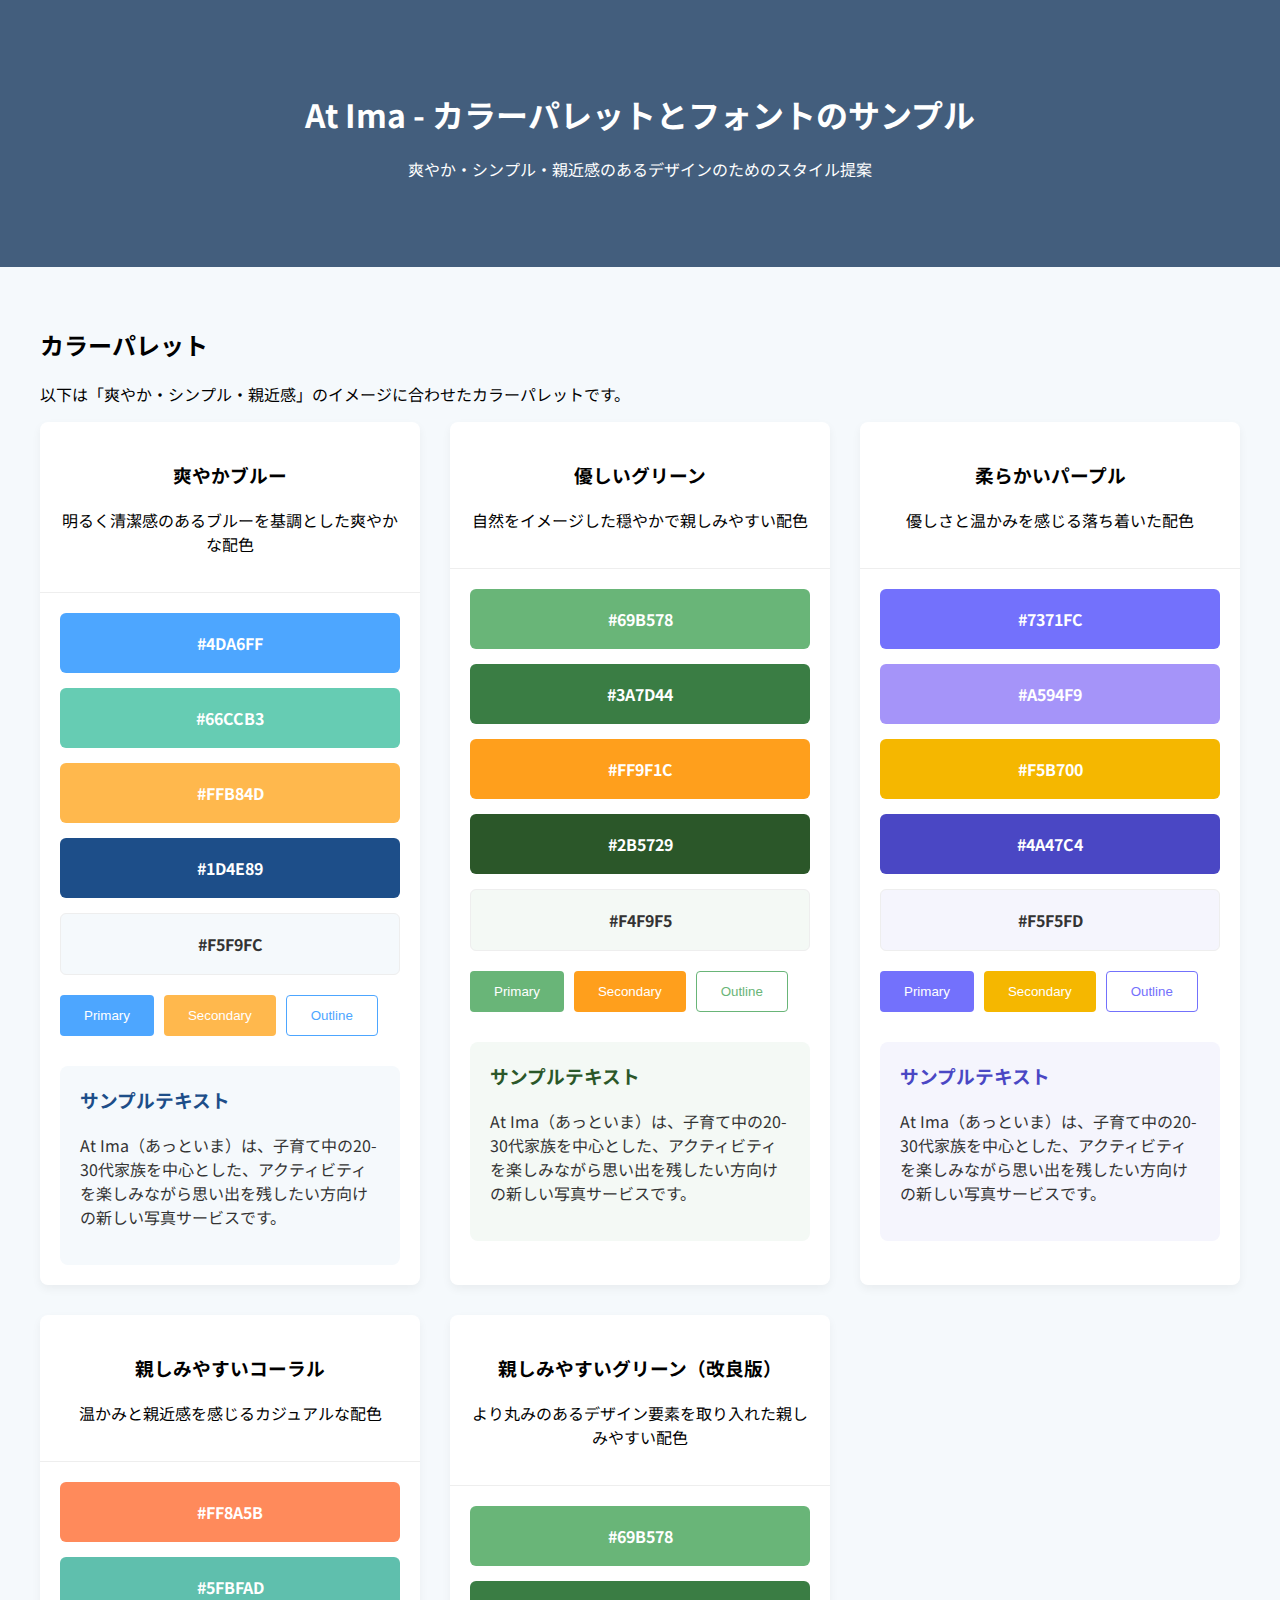
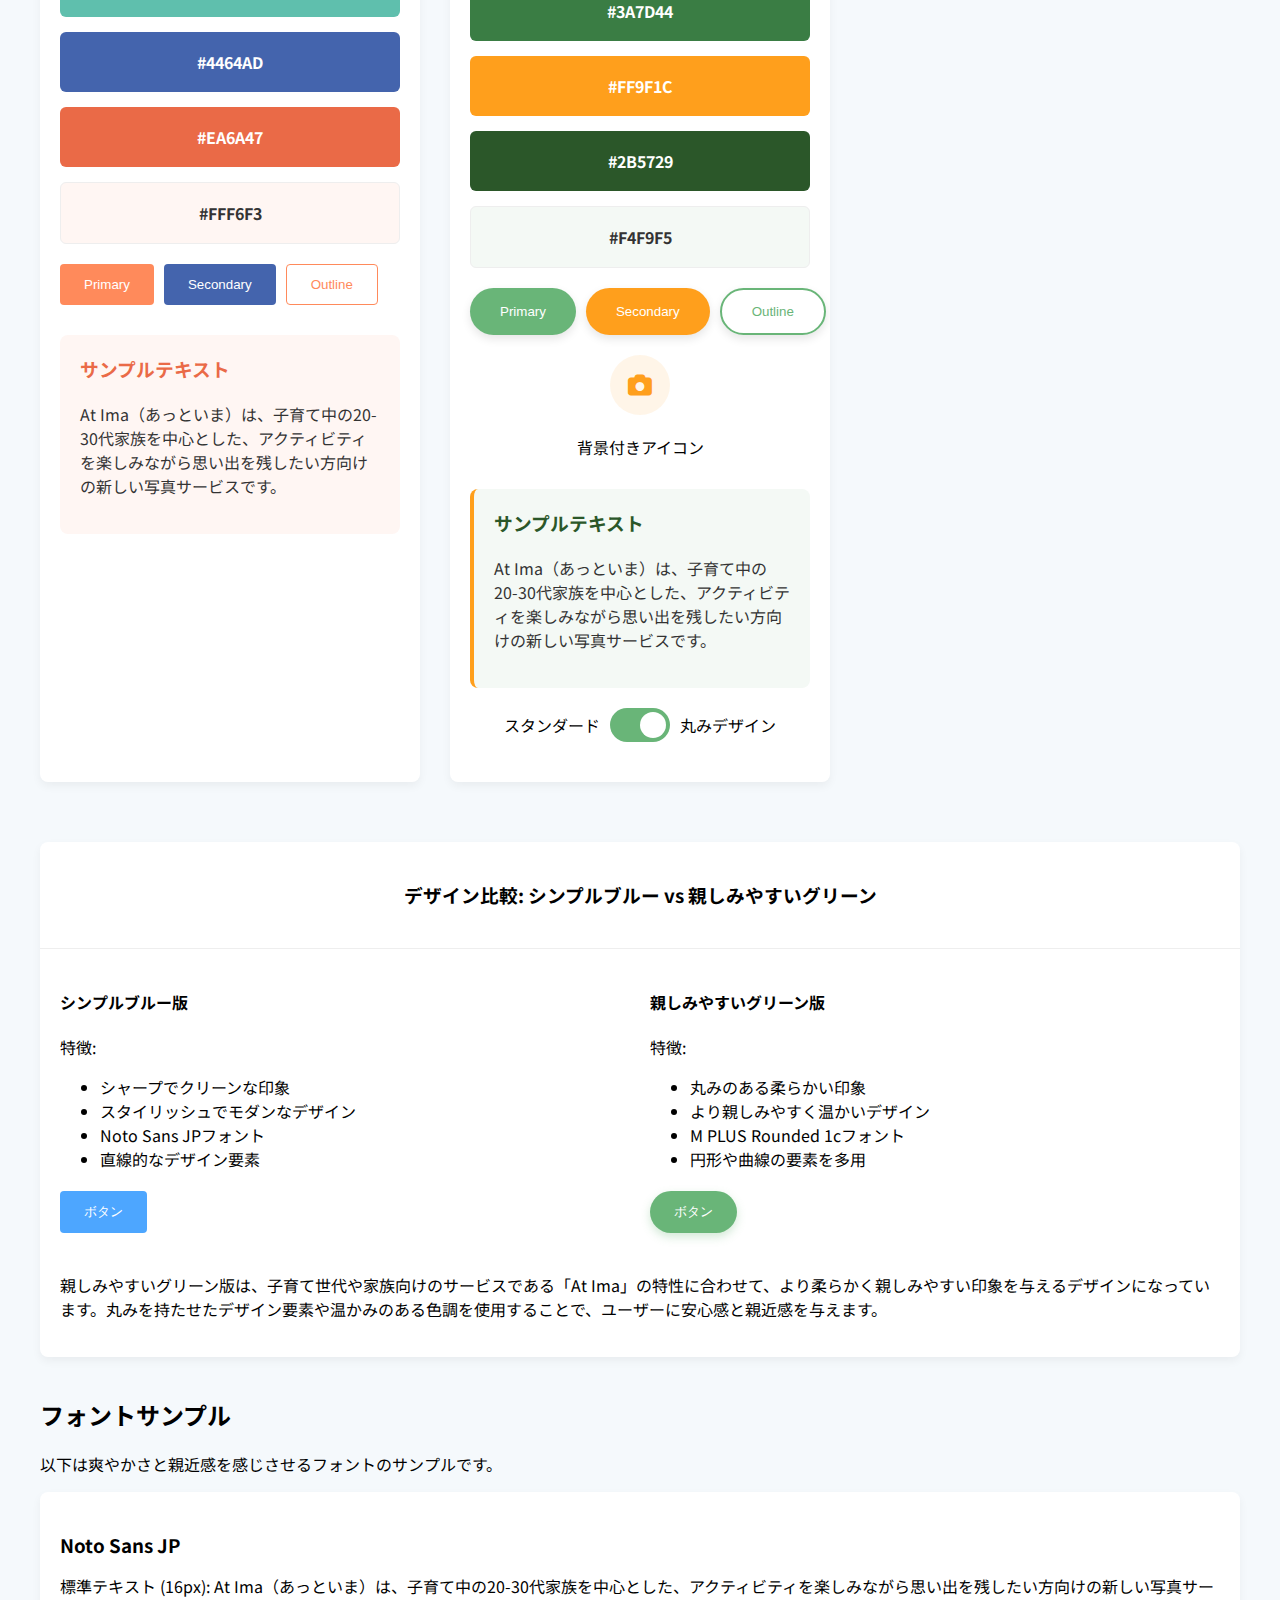
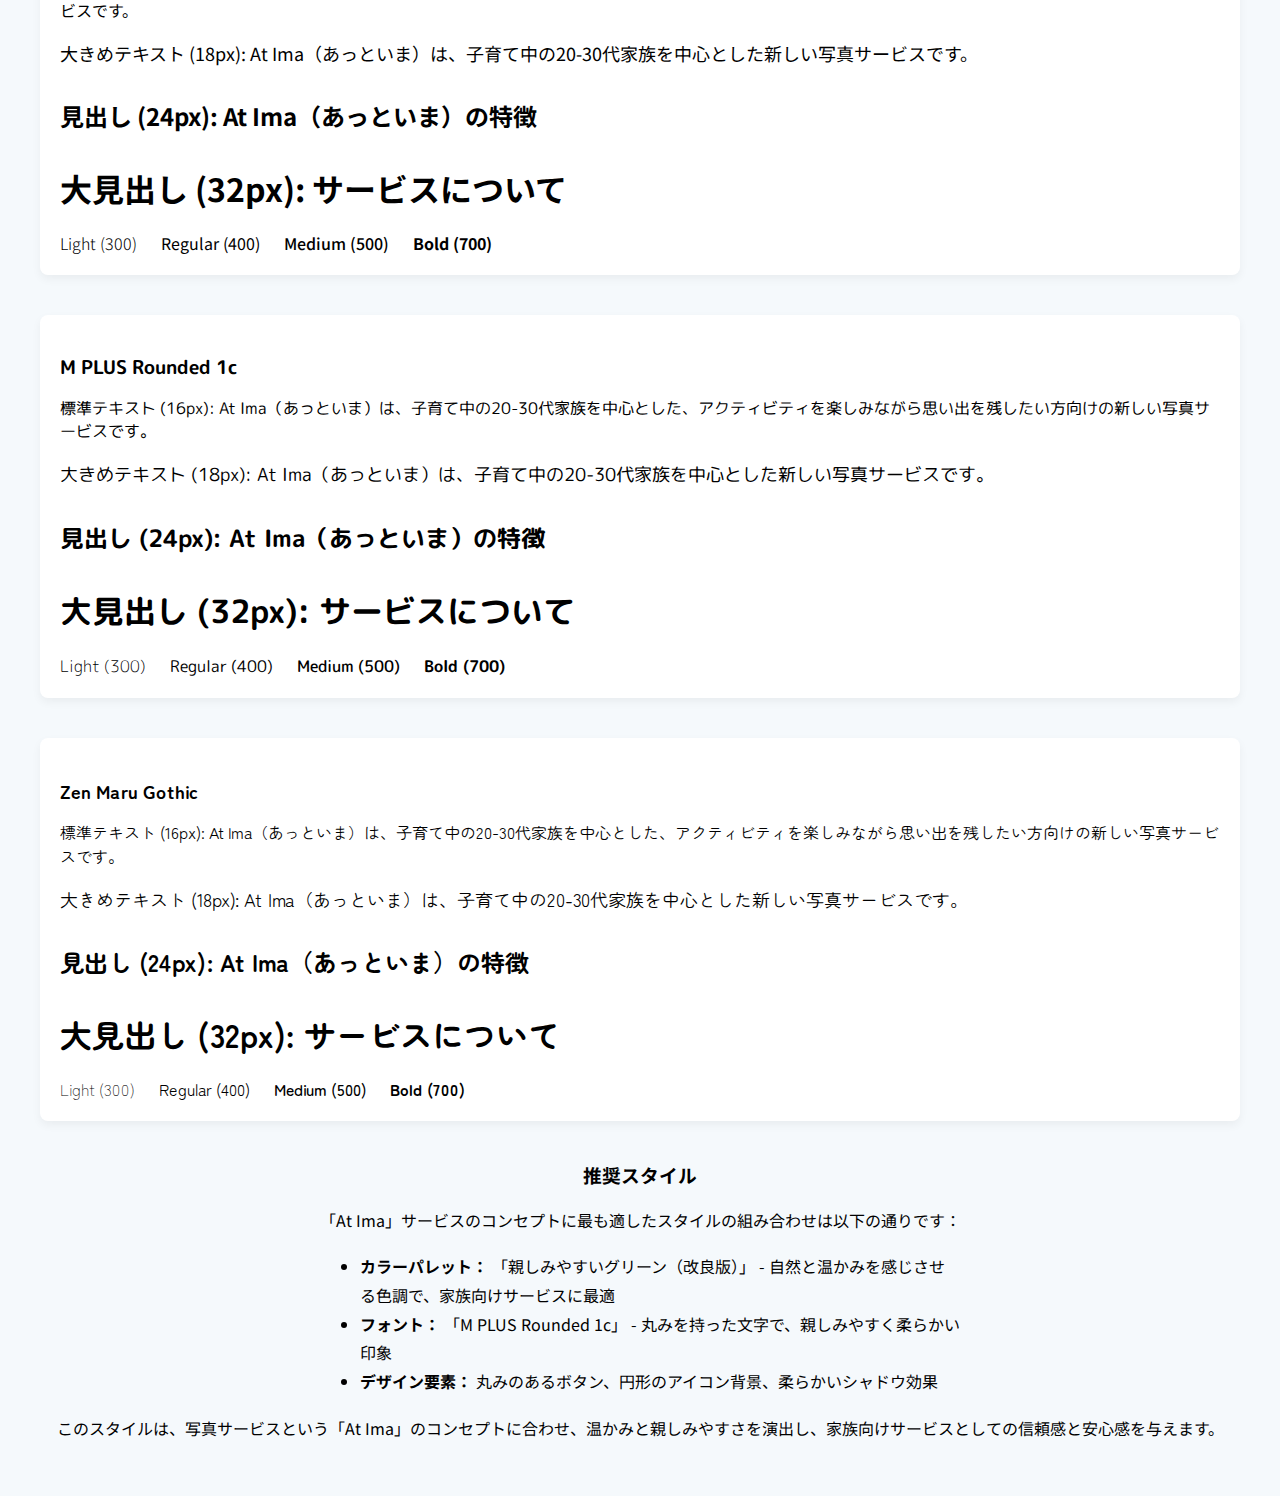
<file: color-palette.html>
<!DOCTYPE html>
<html lang="ja">
<head>
    <meta charset="UTF-8">
    <meta name="viewport" content="width=device-width, initial-scale=1.0">
    <title>At Ima - カラーパレットとフォントのサンプル</title>
    <link rel="preconnect" href="https://fonts.googleapis.com">
    <link rel="preconnect" href="https://fonts.gstatic.com" crossorigin>
    <link href="https://fonts.googleapis.com/css2?family=Noto+Sans+JP:wght@300;400;500;700&family=M+PLUS+Rounded+1c:wght@300;400;500;700&family=Zen+Maru+Gothic:wght@300;400;500;700&display=swap" rel="stylesheet">
    <link rel="stylesheet" href="https://cdnjs.cloudflare.com/ajax/libs/font-awesome/6.5.2/css/all.min.css">
    <style>
        /* ベーススタイル */
        body {
            font-family: 'Noto Sans JP', sans-serif;
            margin: 0;
            padding: 0;
            background-color: #F5F9FC;
        }
        
        .container {
            max-width: 1200px;
            margin: 0 auto;
            padding: 40px 20px;
        }
        
        h1, h2, h3 {
            margin-bottom: 20px;
        }
        
        .header {
            background-color: #435E7D;
            color: white;
            padding: 30px 0;
            text-align: center;
        }
        
        .palette-container {
            display: grid;
            grid-template-columns: repeat(auto-fit, minmax(300px, 1fr));
            gap: 30px;
            margin-bottom: 60px;
        }
        
        .palette-card {
            background-color: white;
            border-radius: 8px;
            overflow: hidden;
            box-shadow: 0 4px 10px rgba(0,0,0,0.05);
        }
        
        .palette-header {
            padding: 20px;
            text-align: center;
            border-bottom: 1px solid #eee;
        }
        
        .palette-content {
            padding: 20px;
        }
        
        .color-box {
            height: 60px;
            margin-bottom: 15px;
            border-radius: 6px;
            display: flex;
            align-items: center;
            justify-content: center;
            color: white;
            font-weight: bold;
        }
        
        .btn-row {
            display: flex;
            gap: 10px;
            margin-top: 20px;
            margin-bottom: 20px;
        }
        
        .btn {
            padding: 12px 24px;
            border-radius: 4px;
            font-weight: 500;
            text-align: center;
            border: none;
            cursor: pointer;
            color: white;
        }
        
        .sample-text {
            margin-top: 30px;
            padding: 20px;
            border-radius: 8px;
        }
        
        .sample-text h3 {
            margin-top: 0;
        }
        
        .font-sample {
            margin-bottom: 40px;
            padding: 20px;
            background-color: white;
            border-radius: 8px;
            box-shadow: 0 4px 10px rgba(0,0,0,0.05);
        }
        
        .font-sample h3 {
            margin-bottom: 15px;
        }
        
        /* パレット1: 爽やかブルー */
        .palette-1 {
            --color-primary: #4DA6FF;
            --color-secondary: #66CCB3;
            --color-accent: #FFB84D;
            --color-dark: #1D4E89;
            --color-light: #F5F9FC;
            --color-text: #333333;
        }
        
        .palette-1 .primary { background-color: var(--color-primary); }
        .palette-1 .secondary { background-color: var(--color-secondary); }
        .palette-1 .accent { background-color: var(--color-accent); }
        .palette-1 .dark { background-color: var(--color-dark); }
        .palette-1 .light { 
            background-color: var(--color-light); 
            color: var(--color-text);
            border: 1px solid #eee;
        }
        
        .palette-1 .btn-primary {
            background-color: var(--color-primary);
        }
        
        .palette-1 .btn-secondary {
            background-color: var(--color-accent);
        }
        
        .palette-1 .btn-outline {
            background-color: transparent;
            border: 1px solid var(--color-primary);
            color: var(--color-primary);
        }
        
        .palette-1 .sample-text {
            background-color: var(--color-light);
            color: var(--color-text);
        }
        
        .palette-1 .sample-text h3 {
            color: var(--color-dark);
        }
        
        /* パレット2: 優しいグリーン */
        .palette-2 {
            --color-primary: #69B578;
            --color-secondary: #3A7D44;
            --color-accent: #FF9F1C;
            --color-dark: #2B5729;
            --color-light: #F4F9F5;
            --color-text: #333333;
        }
        
        .palette-2 .primary { background-color: var(--color-primary); }
        .palette-2 .secondary { background-color: var(--color-secondary); }
        .palette-2 .accent { background-color: var(--color-accent); }
        .palette-2 .dark { background-color: var(--color-dark); }
        .palette-2 .light { 
            background-color: var(--color-light); 
            color: var(--color-text);
            border: 1px solid #eee;
        }
        
        .palette-2 .btn-primary {
            background-color: var(--color-primary);
        }
        
        .palette-2 .btn-secondary {
            background-color: var(--color-accent);
        }
        
        .palette-2 .btn-outline {
            background-color: transparent;
            border: 1px solid var(--color-primary);
            color: var(--color-primary);
        }
        
        .palette-2 .sample-text {
            background-color: var(--color-light);
            color: var(--color-text);
        }
        
        .palette-2 .sample-text h3 {
            color: var(--color-dark);
        }
        
        /* パレット3: 柔らかいパープル */
        .palette-3 {
            --color-primary: #7371FC;
            --color-secondary: #A594F9;
            --color-accent: #F5B700;
            --color-dark: #4A47C4;
            --color-light: #F5F5FD;
            --color-text: #333333;
        }
        
        .palette-3 .primary { background-color: var(--color-primary); }
        .palette-3 .secondary { background-color: var(--color-secondary); }
        .palette-3 .accent { background-color: var(--color-accent); }
        .palette-3 .dark { background-color: var(--color-dark); }
        .palette-3 .light { 
            background-color: var(--color-light); 
            color: var(--color-text);
            border: 1px solid #eee;
        }
        
        .palette-3 .btn-primary {
            background-color: var(--color-primary);
        }
        
        .palette-3 .btn-secondary {
            background-color: var(--color-accent);
        }
        
        .palette-3 .btn-outline {
            background-color: transparent;
            border: 1px solid var(--color-primary);
            color: var(--color-primary);
        }
        
        .palette-3 .sample-text {
            background-color: var(--color-light);
            color: var(--color-text);
        }
        
        .palette-3 .sample-text h3 {
            color: var(--color-dark);
        }
        
        /* パレット4: 親しみやすいコーラル */
        .palette-4 {
            --color-primary: #FF8A5B;
            --color-secondary: #5FBFAD;
            --color-accent: #4464AD;
            --color-dark: #EA6A47;
            --color-light: #FFF6F3;
            --color-text: #333333;
        }
        
        .palette-4 .primary { background-color: var(--color-primary); }
        .palette-4 .secondary { background-color: var(--color-secondary); }
        .palette-4 .accent { background-color: var(--color-accent); }
        .palette-4 .dark { background-color: var(--color-dark); }
        .palette-4 .light { 
            background-color: var(--color-light); 
            color: var(--color-text);
            border: 1px solid #eee;
        }
        
        .palette-4 .btn-primary {
            background-color: var(--color-primary);
        }
        
        .palette-4 .btn-secondary {
            background-color: var(--color-accent);
        }
        
        .palette-4 .btn-outline {
            background-color: transparent;
            border: 1px solid var(--color-primary);
            color: var(--color-primary);
        }
        
        .palette-4 .sample-text {
            background-color: var(--color-light);
            color: var(--color-text);
        }
        
        .palette-4 .sample-text h3 {
            color: var(--color-dark);
        }

        /* パレット5: 親しみやすいグリーン（改良版） */
        .palette-5 {
            --color-primary: #69B578;
            --color-secondary: #3A7D44;
            --color-accent: #FF9F1C;
            --color-dark: #2B5729;
            --color-light: #F4F9F5;
            --color-text: #333333;
        }
        
        .palette-5 .primary { background-color: var(--color-primary); }
        .palette-5 .secondary { background-color: var(--color-secondary); }
        .palette-5 .accent { background-color: var(--color-accent); }
        .palette-5 .dark { background-color: var(--color-dark); }
        .palette-5 .light { 
            background-color: var(--color-light); 
            color: var(--color-text);
            border: 1px solid #eee;
        }
        
        .palette-5 .btn-primary {
            background-color: var(--color-primary);
            border-radius: 30px;
            box-shadow: 0 4px 10px rgba(105, 181, 120, 0.3);
        }
        
        .palette-5 .btn-secondary {
            background-color: var(--color-accent);
            border-radius: 30px;
            box-shadow: 0 4px 10px rgba(255, 159, 28, 0.3);
        }
        
        .palette-5 .btn-outline {
            background-color: transparent;
            border: 2px solid var(--color-primary);
            color: var(--color-primary);
            border-radius: 30px;
        }
        
        .palette-5 .sample-text {
            background-color: var(--color-light);
            color: var(--color-text);
            border-left: 4px solid var(--color-accent);
            border-radius: 8px;
        }
        
        .palette-5 .sample-text h3 {
            color: var(--color-dark);
        }

        /* 改良版のスタイル用クラス */
        .rounded-style .btn {
            border-radius: 30px;
            padding: 14px 30px;
            box-shadow: 0 4px 10px rgba(0, 0, 0, 0.1);
        }
        
        .icon-with-bg {
            width: 60px;
            height: 60px;
            border-radius: 50%;
            background-color: rgba(255, 159, 28, 0.1);
            display: flex;
            align-items: center;
            justify-content: center;
            margin: 0 auto 20px;
            font-size: 24px;
        }
        
        .palette-5 .icon-with-bg {
            color: var(--color-accent);
        }

        .switch-container {
            display: flex;
            align-items: center;
            justify-content: center;
            margin: 20px 0;
        }
        
        .switch {
            position: relative;
            display: inline-block;
            width: 60px;
            height: 34px;
            margin: 0 10px;
        }
        
        .switch input {
            opacity: 0;
            width: 0;
            height: 0;
        }
        
        .slider {
            position: absolute;
            cursor: pointer;
            top: 0;
            left: 0;
            right: 0;
            bottom: 0;
            background-color: #ccc;
            transition: .4s;
            border-radius: 34px;
        }
        
        .slider:before {
            position: absolute;
            content: "";
            height: 26px;
            width: 26px;
            left: 4px;
            bottom: 4px;
            background-color: white;
            transition: .4s;
            border-radius: 50%;
        }
        
        input:checked + .slider {
            background-color: #69B578;
        }
        
        input:checked + .slider:before {
            transform: translateX(26px);
        }
    </style>
</head>
<body>
    <div class="header">
        <div class="container">
            <h1>At Ima - カラーパレットとフォントのサンプル</h1>
            <p>爽やか・シンプル・親近感のあるデザインのためのスタイル提案</p>
        </div>
    </div>
    
    <div class="container">
        <h2>カラーパレット</h2>
        <p>以下は「爽やか・シンプル・親近感」のイメージに合わせたカラーパレットです。</p>
        
        <div class="palette-container">
            <!-- パレット1: 爽やかブルー -->
            <div class="palette-card palette-1">
                <div class="palette-header">
                    <h3>爽やかブルー</h3>
                    <p>明るく清潔感のあるブルーを基調とした爽やかな配色</p>
                </div>
                <div class="palette-content">
                    <div class="color-box primary">#4DA6FF</div>
                    <div class="color-box secondary">#66CCB3</div>
                    <div class="color-box accent">#FFB84D</div>
                    <div class="color-box dark">#1D4E89</div>
                    <div class="color-box light">#F5F9FC</div>
                    
                    <div class="btn-row">
                        <button class="btn btn-primary">Primary</button>
                        <button class="btn btn-secondary">Secondary</button>
                        <button class="btn btn-outline">Outline</button>
                    </div>
                    
                    <div class="sample-text">
                        <h3>サンプルテキスト</h3>
                        <p>At Ima（あっといま）は、子育て中の20-30代家族を中心とした、アクティビティを楽しみながら思い出を残したい方向けの新しい写真サービスです。</p>
                    </div>
                </div>
            </div>
            
            <!-- パレット2: 優しいグリーン -->
            <div class="palette-card palette-2">
                <div class="palette-header">
                    <h3>優しいグリーン</h3>
                    <p>自然をイメージした穏やかで親しみやすい配色</p>
                </div>
                <div class="palette-content">
                    <div class="color-box primary">#69B578</div>
                    <div class="color-box secondary">#3A7D44</div>
                    <div class="color-box accent">#FF9F1C</div>
                    <div class="color-box dark">#2B5729</div>
                    <div class="color-box light">#F4F9F5</div>
                    
                    <div class="btn-row">
                        <button class="btn btn-primary">Primary</button>
                        <button class="btn btn-secondary">Secondary</button>
                        <button class="btn btn-outline">Outline</button>
                    </div>
                    
                    <div class="sample-text">
                        <h3>サンプルテキスト</h3>
                        <p>At Ima（あっといま）は、子育て中の20-30代家族を中心とした、アクティビティを楽しみながら思い出を残したい方向けの新しい写真サービスです。</p>
                    </div>
                </div>
            </div>
            
            <!-- パレット3: 柔らかいパープル -->
            <div class="palette-card palette-3">
                <div class="palette-header">
                    <h3>柔らかいパープル</h3>
                    <p>優しさと温かみを感じる落ち着いた配色</p>
                </div>
                <div class="palette-content">
                    <div class="color-box primary">#7371FC</div>
                    <div class="color-box secondary">#A594F9</div>
                    <div class="color-box accent">#F5B700</div>
                    <div class="color-box dark">#4A47C4</div>
                    <div class="color-box light">#F5F5FD</div>
                    
                    <div class="btn-row">
                        <button class="btn btn-primary">Primary</button>
                        <button class="btn btn-secondary">Secondary</button>
                        <button class="btn btn-outline">Outline</button>
                    </div>
                    
                    <div class="sample-text">
                        <h3>サンプルテキスト</h3>
                        <p>At Ima（あっといま）は、子育て中の20-30代家族を中心とした、アクティビティを楽しみながら思い出を残したい方向けの新しい写真サービスです。</p>
                    </div>
                </div>
            </div>
            
            <!-- パレット4: 親しみやすいコーラル -->
            <div class="palette-card palette-4">
                <div class="palette-header">
                    <h3>親しみやすいコーラル</h3>
                    <p>温かみと親近感を感じるカジュアルな配色</p>
                </div>
                <div class="palette-content">
                    <div class="color-box primary">#FF8A5B</div>
                    <div class="color-box secondary">#5FBFAD</div>
                    <div class="color-box accent">#4464AD</div>
                    <div class="color-box dark">#EA6A47</div>
                    <div class="color-box light">#FFF6F3</div>
                    
                    <div class="btn-row">
                        <button class="btn btn-primary">Primary</button>
                        <button class="btn btn-secondary">Secondary</button>
                        <button class="btn btn-outline">Outline</button>
                    </div>
                    
                    <div class="sample-text">
                        <h3>サンプルテキスト</h3>
                        <p>At Ima（あっといま）は、子育て中の20-30代家族を中心とした、アクティビティを楽しみながら思い出を残したい方向けの新しい写真サービスです。</p>
                    </div>
                </div>
            </div>

            <!-- パレット5: 親しみやすいグリーン（改良版） -->
            <div class="palette-card palette-5">
                <div class="palette-header">
                    <h3>親しみやすいグリーン（改良版）</h3>
                    <p>より丸みのあるデザイン要素を取り入れた親しみやすい配色</p>
                </div>
                <div class="palette-content">
                    <div class="color-box primary">#69B578</div>
                    <div class="color-box secondary">#3A7D44</div>
                    <div class="color-box accent">#FF9F1C</div>
                    <div class="color-box dark">#2B5729</div>
                    <div class="color-box light">#F4F9F5</div>
                    
                    <div class="btn-row">
                        <button class="btn btn-primary">Primary</button>
                        <button class="btn btn-secondary">Secondary</button>
                        <button class="btn btn-outline">Outline</button>
                    </div>

                    <div style="margin: 20px 0; text-align: center;">
                        <div class="icon-with-bg"><i class="fas fa-camera"></i></div>
                        <p>背景付きアイコン</p>
                    </div>
                    
                    <div class="sample-text">
                        <h3>サンプルテキスト</h3>
                        <p>At Ima（あっといま）は、子育て中の20-30代家族を中心とした、アクティビティを楽しみながら思い出を残したい方向けの新しい写真サービスです。</p>
                    </div>

                    <div class="switch-container">
                        <span>スタンダード</span>
                        <label class="switch">
                            <input type="checkbox" checked>
                            <span class="slider"></span>
                        </label>
                        <span>丸みデザイン</span>
                    </div>
                </div>
            </div>
        </div>

        <div class="palette-card" style="margin-bottom: 40px;">
            <div class="palette-header">
                <h3>デザイン比較: シンプルブルー vs 親しみやすいグリーン</h3>
            </div>
            <div class="palette-content">
                <div style="display: flex; flex-wrap: wrap; gap: 20px;">
                    <div style="flex: 1; min-width: 280px;">
                        <h4>シンプルブルー版</h4>
                        <p>特徴:</p>
                        <ul>
                            <li>シャープでクリーンな印象</li>
                            <li>スタイリッシュでモダンなデザイン</li>
                            <li>Noto Sans JPフォント</li>
                            <li>直線的なデザイン要素</li>
                        </ul>
                        <div class="btn-row palette-1">
                            <button class="btn btn-primary">ボタン</button>
                        </div>
                    </div>
                    <div style="flex: 1; min-width: 280px;">
                        <h4>親しみやすいグリーン版</h4>
                        <p>特徴:</p>
                        <ul>
                            <li>丸みのある柔らかい印象</li>
                            <li>より親しみやすく温かいデザイン</li>
                            <li>M PLUS Rounded 1cフォント</li>
                            <li>円形や曲線の要素を多用</li>
                        </ul>
                        <div class="btn-row palette-5">
                            <button class="btn btn-primary">ボタン</button>
                        </div>
                    </div>
                </div>
                <p style="margin-top: 20px;">
                    親しみやすいグリーン版は、子育て世代や家族向けのサービスである「At Ima」の特性に合わせて、より柔らかく親しみやすい印象を与えるデザインになっています。丸みを持たせたデザイン要素や温かみのある色調を使用することで、ユーザーに安心感と親近感を与えます。
                </p>
            </div>
        </div>
        
        <h2>フォントサンプル</h2>
        <p>以下は爽やかさと親近感を感じさせるフォントのサンプルです。</p>
        
        <div class="font-sample" style="font-family: 'Noto Sans JP', sans-serif;">
            <h3>Noto Sans JP</h3>
            <p style="font-size: 16px; margin-bottom: 10px;">標準テキスト (16px): At Ima（あっといま）は、子育て中の20-30代家族を中心とした、アクティビティを楽しみながら思い出を残したい方向けの新しい写真サービスです。</p>
            <p style="font-size: 18px; margin-bottom: 10px;">大きめテキスト (18px): At Ima（あっといま）は、子育て中の20-30代家族を中心とした新しい写真サービスです。</p>
            <h4 style="font-size: 24px; margin-bottom: 10px;">見出し (24px): At Ima（あっといま）の特徴</h4>
            <h3 style="font-size: 32px;">大見出し (32px): サービスについて</h3>
            <div style="margin-top: 20px;">
                <span style="font-weight: 300; margin-right: 20px;">Light (300)</span>
                <span style="font-weight: 400; margin-right: 20px;">Regular (400)</span>
                <span style="font-weight: 500; margin-right: 20px;">Medium (500)</span>
                <span style="font-weight: 700;">Bold (700)</span>
            </div>
        </div>
        
        <div class="font-sample" style="font-family: 'M PLUS Rounded 1c', sans-serif;">
            <h3>M PLUS Rounded 1c</h3>
            <p style="font-size: 16px; margin-bottom: 10px;">標準テキスト (16px): At Ima（あっといま）は、子育て中の20-30代家族を中心とした、アクティビティを楽しみながら思い出を残したい方向けの新しい写真サービスです。</p>
            <p style="font-size: 18px; margin-bottom: 10px;">大きめテキスト (18px): At Ima（あっといま）は、子育て中の20-30代家族を中心とした新しい写真サービスです。</p>
            <h4 style="font-size: 24px; margin-bottom: 10px;">見出し (24px): At Ima（あっといま）の特徴</h4>
            <h3 style="font-size: 32px;">大見出し (32px): サービスについて</h3>
            <div style="margin-top: 20px;">
                <span style="font-weight: 300; margin-right: 20px;">Light (300)</span>
                <span style="font-weight: 400; margin-right: 20px;">Regular (400)</span>
                <span style="font-weight: 500; margin-right: 20px;">Medium (500)</span>
                <span style="font-weight: 700;">Bold (700)</span>
            </div>
        </div>
        
        <div class="font-sample" style="font-family: 'Zen Maru Gothic', sans-serif;">
            <h3>Zen Maru Gothic</h3>
            <p style="font-size: 16px; margin-bottom: 10px;">標準テキスト (16px): At Ima（あっといま）は、子育て中の20-30代家族を中心とした、アクティビティを楽しみながら思い出を残したい方向けの新しい写真サービスです。</p>
            <p style="font-size: 18px; margin-bottom: 10px;">大きめテキスト (18px): At Ima（あっといま）は、子育て中の20-30代家族を中心とした新しい写真サービスです。</p>
            <h4 style="font-size: 24px; margin-bottom: 10px;">見出し (24px): At Ima（あっといま）の特徴</h4>
            <h3 style="font-size: 32px;">大見出し (32px): サービスについて</h3>
            <div style="margin-top: 20px;">
                <span style="font-weight: 300; margin-right: 20px;">Light (300)</span>
                <span style="font-weight: 400; margin-right: 20px;">Regular (400)</span>
                <span style="font-weight: 500; margin-right: 20px;">Medium (500)</span>
                <span style="font-weight: 700;">Bold (700)</span>
            </div>
        </div>
        
        <div style="margin-top: 40px; text-align: center;">
            <h3>推奨スタイル</h3>
            <p>「At Ima」サービスのコンセプトに最も適したスタイルの組み合わせは以下の通りです：</p>
            <ul style="text-align: left; max-width: 600px; margin: 20px auto; line-height: 1.8;">
                <li><strong>カラーパレット：</strong> 「親しみやすいグリーン（改良版）」 - 自然と温かみを感じさせる色調で、家族向けサービスに最適</li>
                <li><strong>フォント：</strong> 「M PLUS Rounded 1c」 - 丸みを持った文字で、親しみやすく柔らかい印象</li>
                <li><strong>デザイン要素：</strong> 丸みのあるボタン、円形のアイコン背景、柔らかいシャドウ効果</li>
            </ul>
            <p>このスタイルは、写真サービスという「At Ima」のコンセプトに合わせ、温かみと親しみやすさを演出し、家族向けサービスとしての信頼感と安心感を与えます。</p>
        </div>
    </div>

    <script>
        // 簡易的なスイッチ機能
        document.addEventListener('DOMContentLoaded', function() {
            const switchInput = document.querySelector('.switch input');
            const paletteCard = document.querySelector('.palette-5');
            
            switchInput.addEventListener('change', function() {
                if (this.checked) {
                    paletteCard.classList.add('rounded-style');
                } else {
                    paletteCard.classList.remove('rounded-style');
                }
            });
            
            // 初期状態を設定
            if (switchInput.checked) {
                paletteCard.classList.add('rounded-style');
            }
        });
    </script>
</body>
</html>
</file>
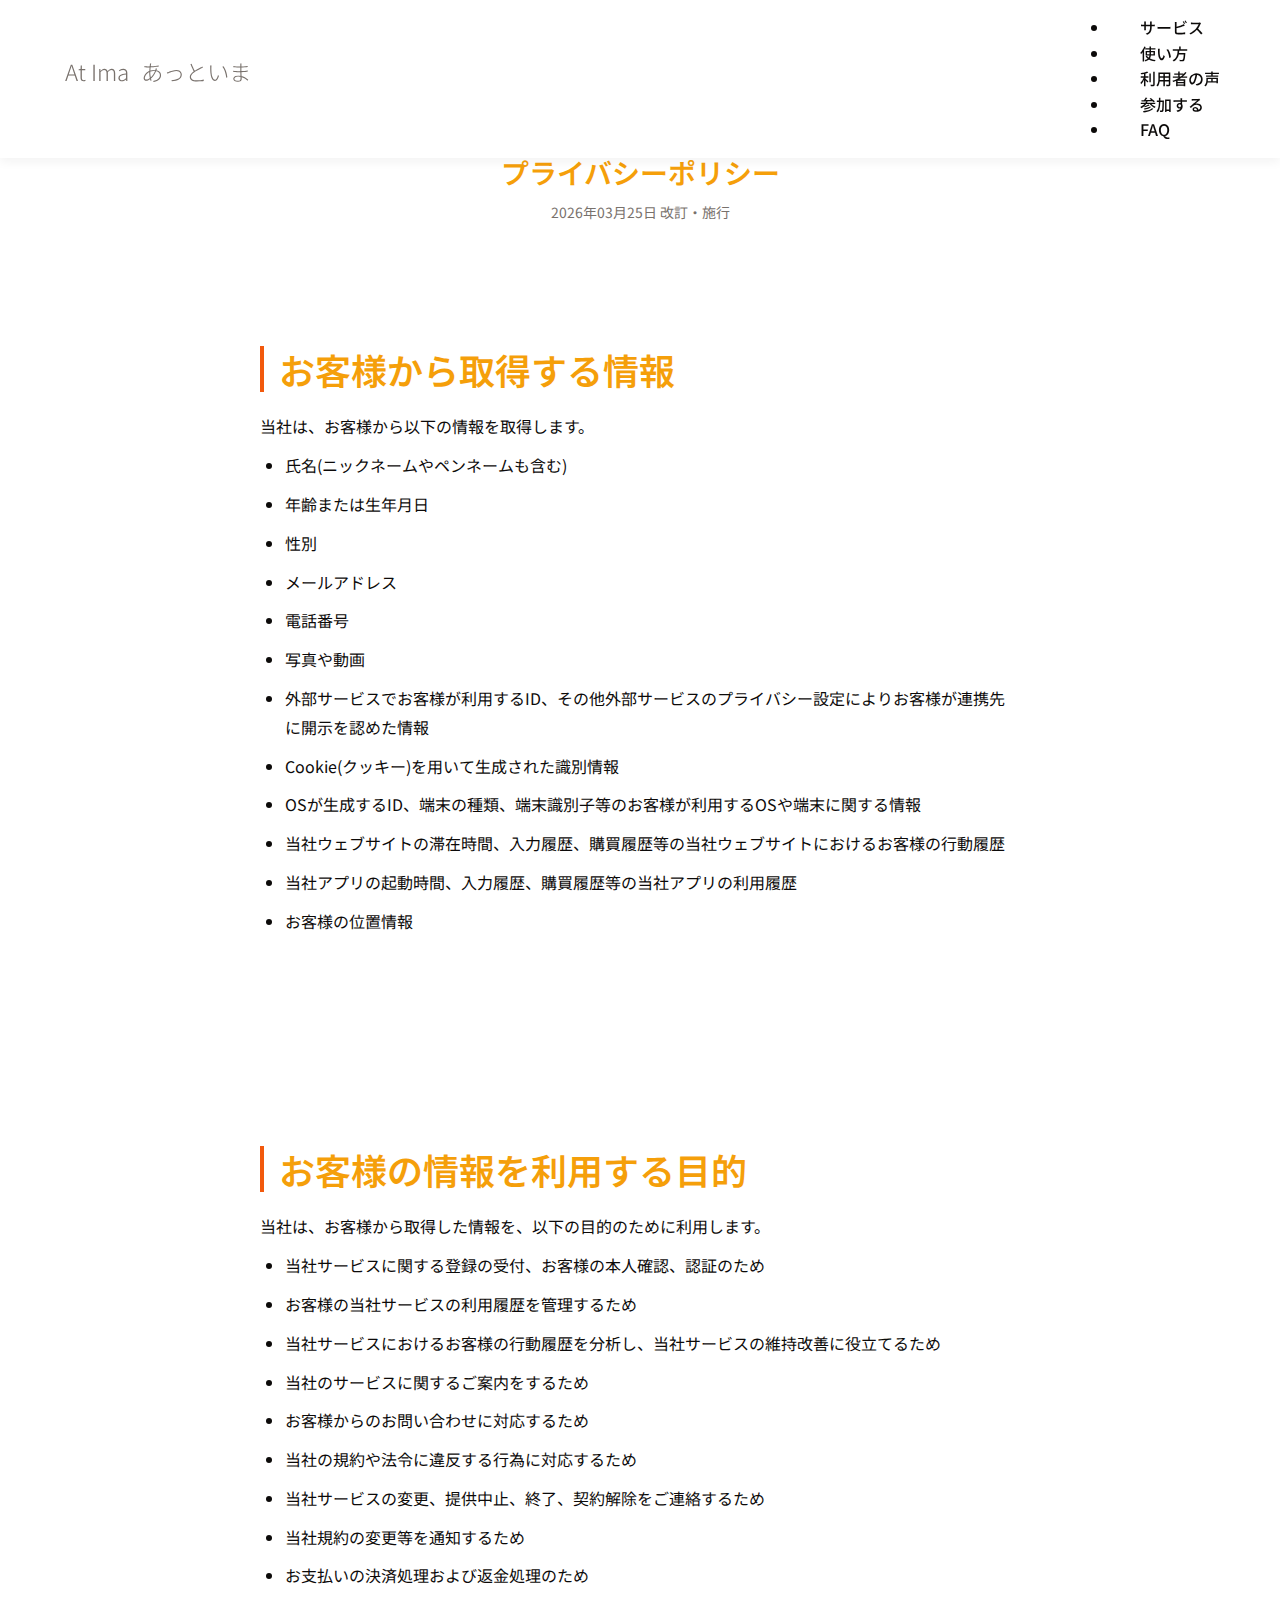
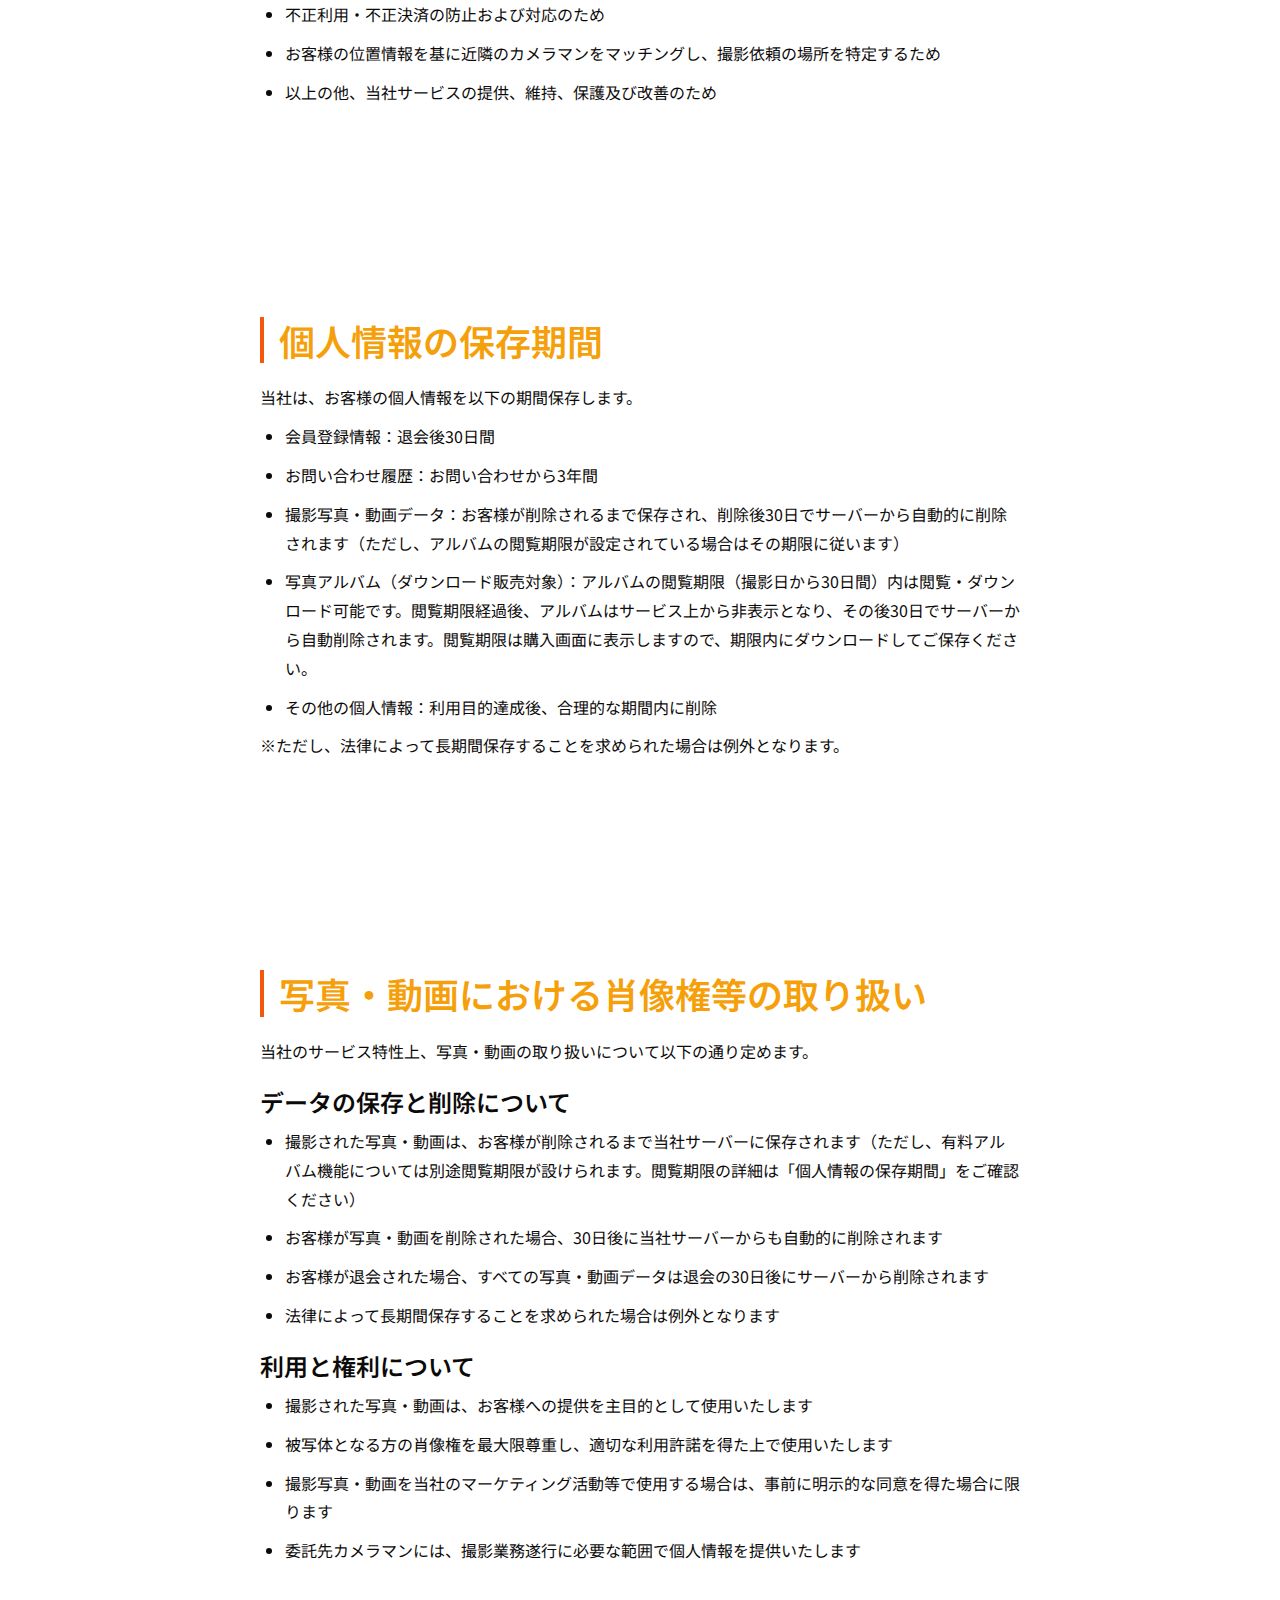
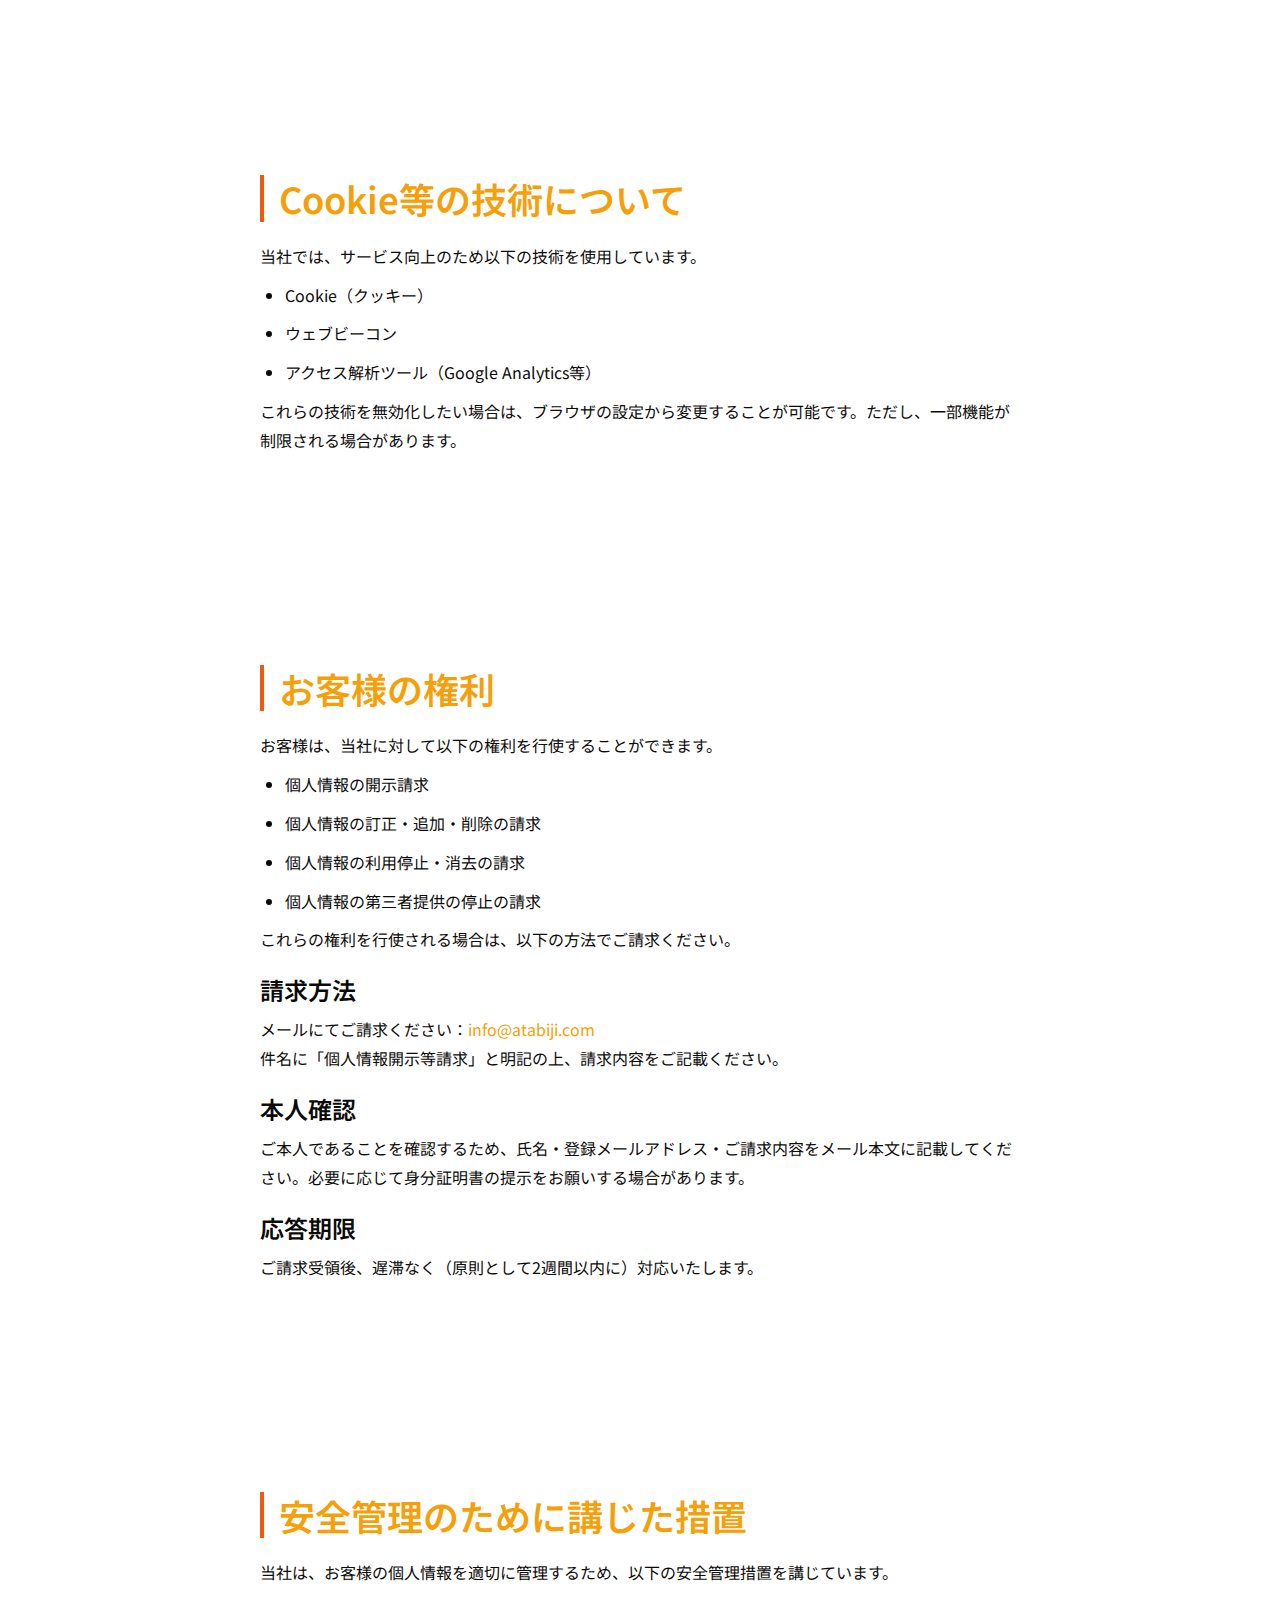
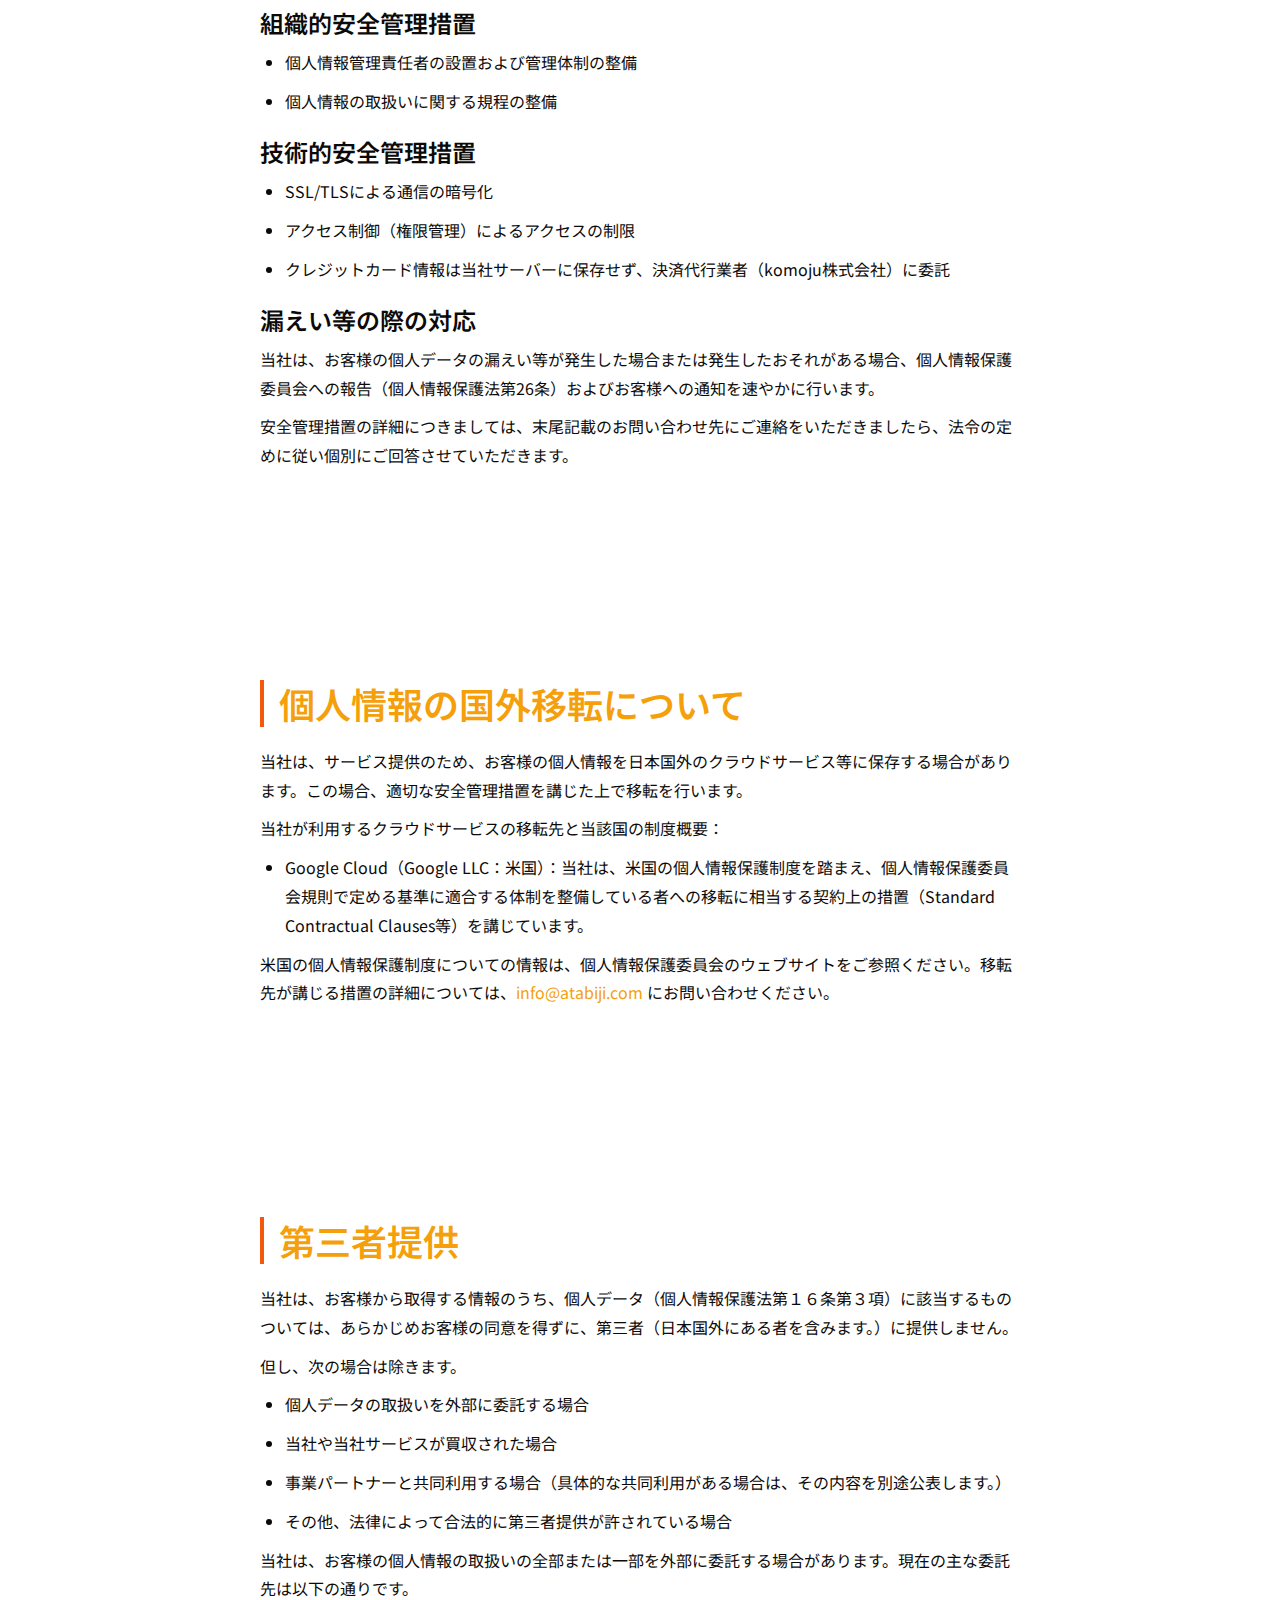
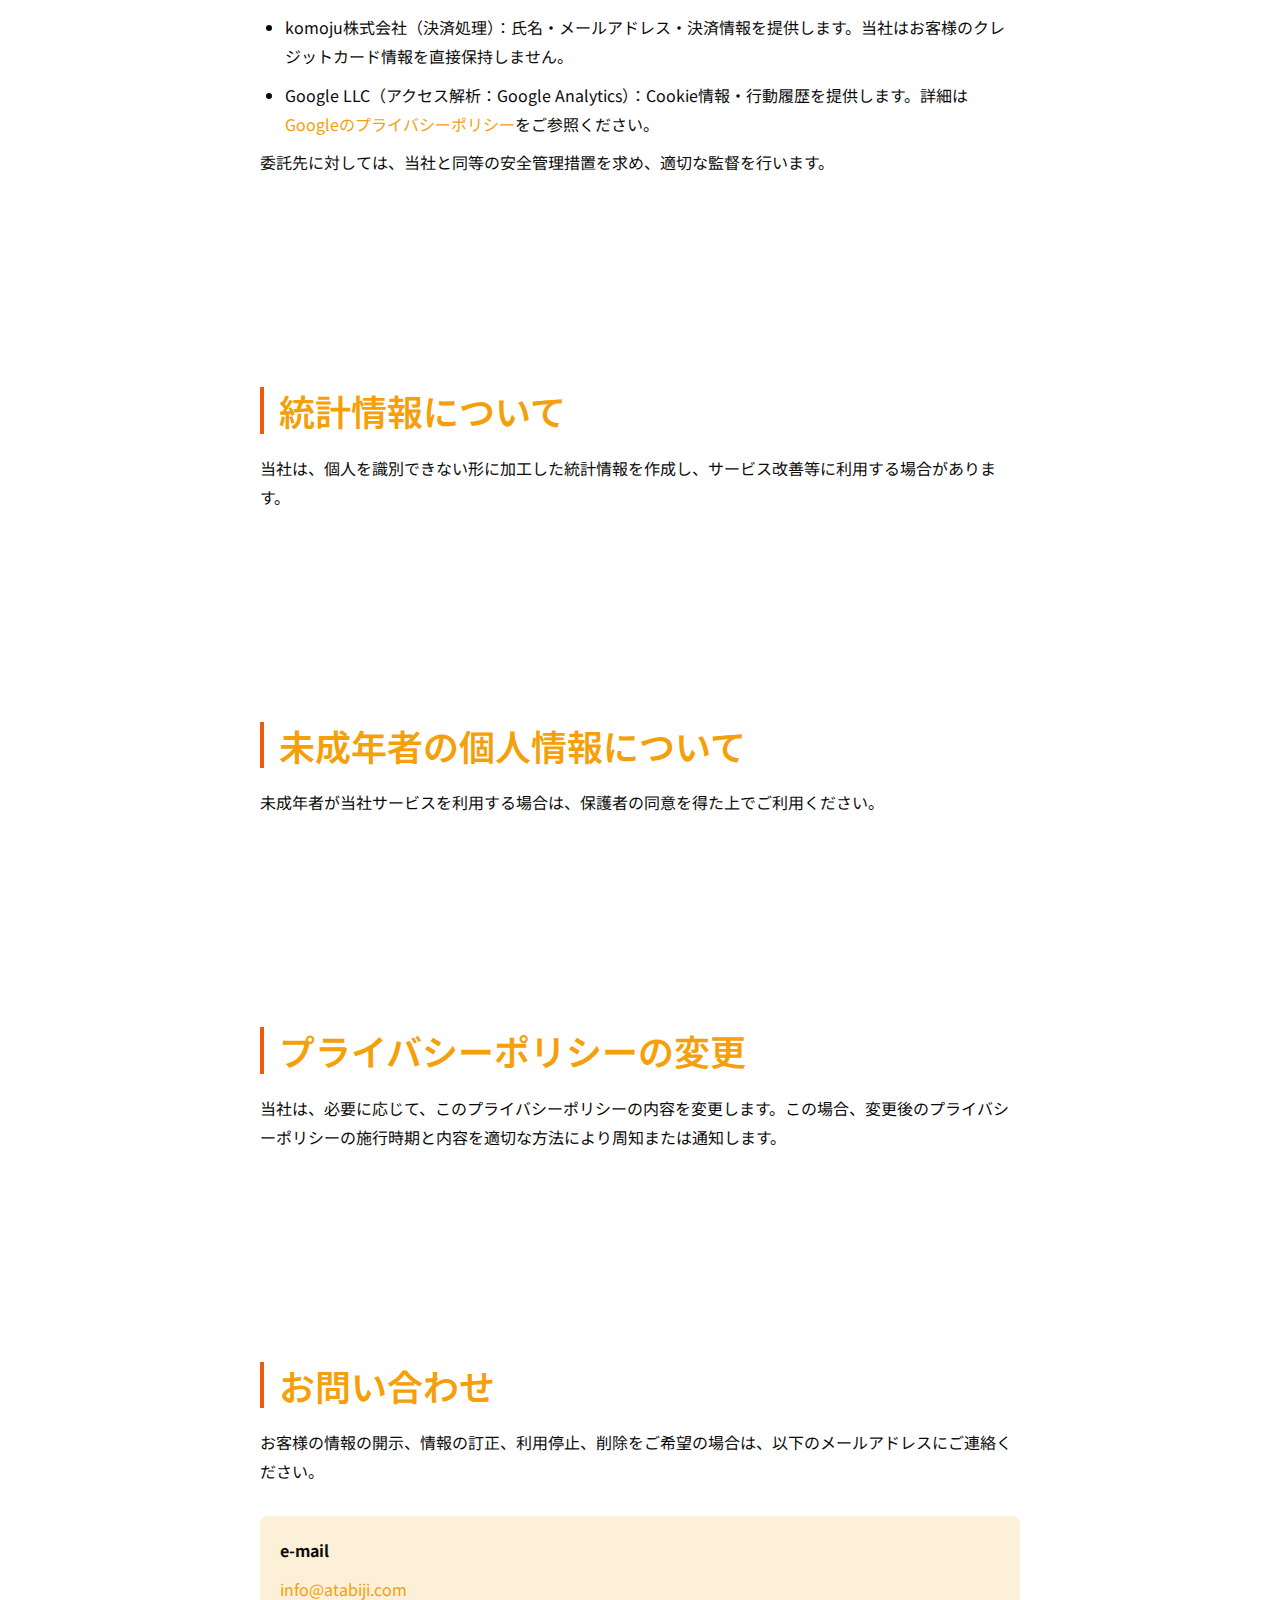
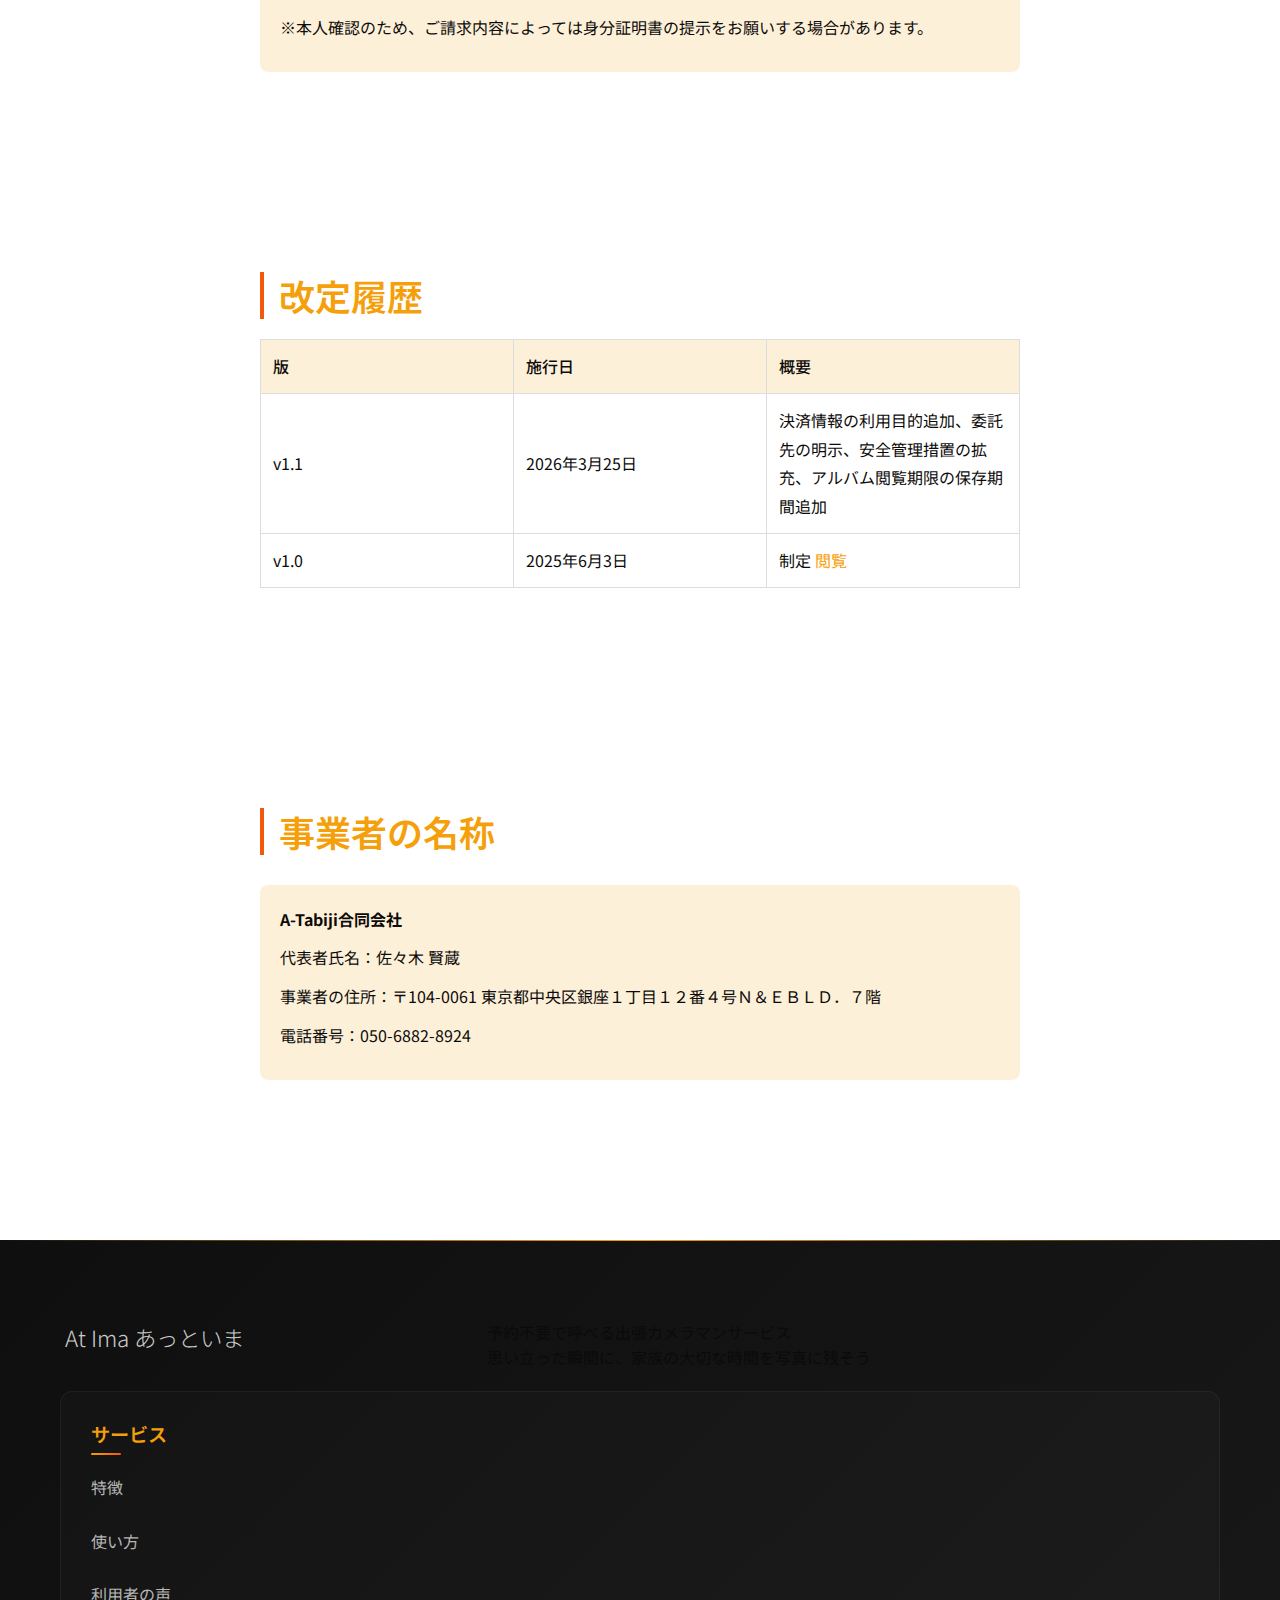
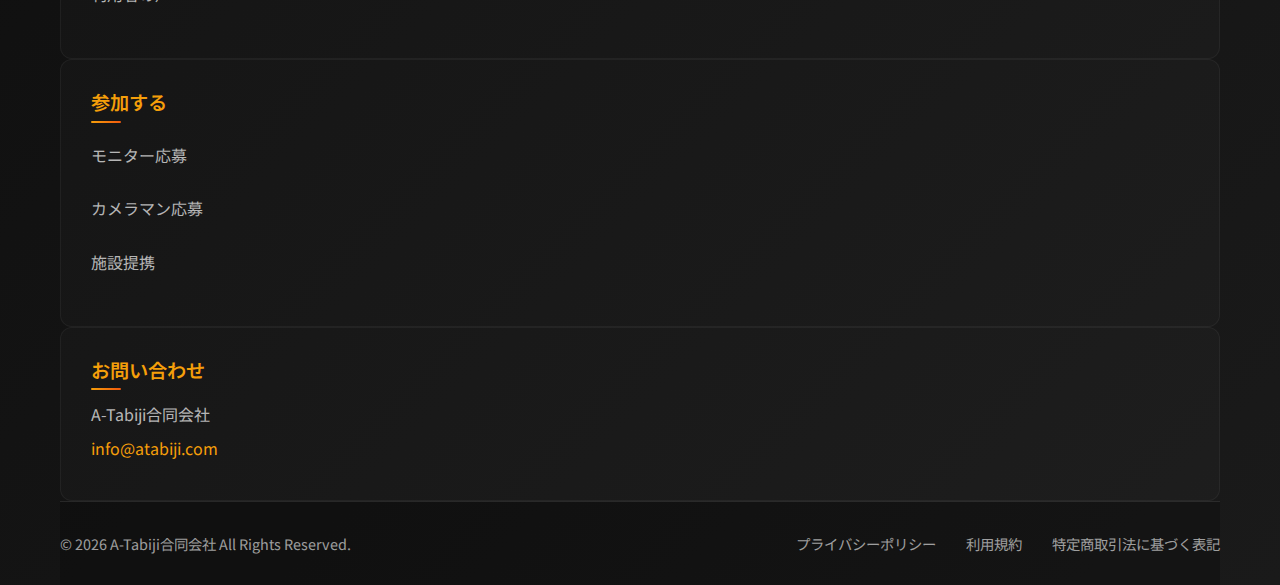
<file: privacy-policy.html>
<!DOCTYPE html>
<html lang="ja">
  <head>
    <meta charset="UTF-8" />
    <meta name="viewport" content="width=device-width, initial-scale=1.0" />
    <title>プライバシーポリシー | At Ima（あっといま）</title>
    <link rel="stylesheet" href="css/style-amber.css" />
    <link
      rel="stylesheet"
      href="https://cdnjs.cloudflare.com/ajax/libs/font-awesome/6.5.2/css/all.min.css"
    />
    <link rel="preconnect" href="https://fonts.googleapis.com" />
    <link rel="preconnect" href="https://fonts.gstatic.com" crossorigin />
    <link
      href="https://fonts.googleapis.com/css2?family=Noto+Sans+JP:wght@300;400;500;700&display=swap"
      rel="stylesheet"
    />
    <style>
      .policy-container {
        max-width: 800px;
        margin: 0 auto;
        padding: 40px 20px;
        line-height: 1.8;
      }
      .policy-title {
        text-align: center;
        margin-bottom: 40px;
        color: var(--color-primary);
        border-bottom: 3px solid var(--color-accent);
        padding-bottom: 20px;
      }
      .policy-section {
        margin-bottom: 40px;
      }
      .policy-section h2 {
        color: var(--color-primary);
        border-left: 4px solid var(--color-accent);
        padding-left: 15px;
        margin-bottom: 20px;
      }
      .policy-section h3 {
        color: var(--color-text);
        margin: 20px 0 10px 0;
      }
      .policy-section p,
      .policy-section li {
        margin-bottom: 10px;
      }
      .policy-section ul {
        padding-left: 25px;
      }
      .contact-info {
        background-color: var(--color-amber-100);
        padding: 20px;
        border-radius: 8px;
        margin-top: 30px;
      }
      .back-link {
        display: inline-block;
        margin-bottom: 30px;
        color: var(--color-primary);
        text-decoration: none;
        font-weight: 500;
      }
      .back-link:hover {
        text-decoration: underline;
      }
      .update-date {
        text-align: right;
        color: var(--color-text-muted);
        font-size: 14px;
        margin-bottom: 30px;
      }
      .privacy-header {
        text-align: center;
        margin-bottom: 40px;
      }
      .privacy-header h1 {
        margin: 0;
        font-size: 28px;
        color: var(--color-primary);
      }
      .privacy-header .last-updated {
        margin-top: 10px;
        font-size: 14px;
        color: var(--color-text-muted);
      }
      .privacy-section {
        margin-bottom: 40px;
      }
      .privacy-section h2 {
        color: var(--color-primary);
        border-left: 4px solid var(--color-accent);
        padding-left: 15px;
        margin-bottom: 20px;
      }
      .privacy-section h3 {
        color: var(--color-text);
        margin: 20px 0 10px 0;
      }
      .privacy-section p,
      .privacy-section li {
        margin-bottom: 10px;
      }
      .privacy-section ul {
        padding-left: 25px;
      }
      .info-table {
        width: 100%;
        border-collapse: collapse;
        margin: 20px 0;
      }
      .info-table th,
      .info-table td {
        border: 1px solid #ddd;
        padding: 12px;
        text-align: left;
      }
      .info-table th {
        background-color: var(--color-amber-100);
        font-weight: 500;
        width: 30%;
      }
    </style>
  </head>
  <body>
    <header>
      <div class="container header-container">
        <div class="logo">
          <a href="index.html">
            <span class="logo-text">At Ima</span>
            <span class="logo-sub">あっといま</span>
          </a>
        </div>
        <nav class="nav-menu">
          <ul>
            <li><a href="index.html#features">サービス</a></li>
            <li><a href="index.html#how">使い方</a></li>
            <li><a href="index.html#voices">利用者の声</a></li>
            <li><a href="index.html#stakeholders">参加する</a></li>
            <li><a href="index.html#faq">FAQ</a></li>
          </ul>
        </nav>
        <button class="mobile-menu-btn" aria-expanded="false">
          <span></span>
          <span></span>
          <span></span>
        </button>
      </div>
    </header>

    <main>
      <div class="policy-container">
        <a href="index.html" class="back-link">
          <i class="fas fa-arrow-left"></i> トップページに戻る
        </a>

        <div class="update-date">最終更新日：2026年3月25日</div>

        <div class="privacy-header">
          <h1>プライバシーポリシー</h1>
          <p class="last-updated">2026年03月25日 改訂・施行</p>
        </div>

        <!-- ============ お客様から取得する情報 ============ -->
        <section class="privacy-section" id="collected-information">
          <h2>お客様から取得する情報</h2>
          <p>当社は、お客様から以下の情報を取得します。</p>
          <ul>
            <li>氏名(ニックネームやペンネームも含む)</li>
            <li>年齢または生年月日</li>
            <li>性別</li>
            <li>メールアドレス</li>
            <li>電話番号</li>
            <li>写真や動画</li>
            <li>
              外部サービスでお客様が利用するID、その他外部サービスのプライバシー設定によりお客様が連携先に開示を認めた情報
            </li>
            <li>Cookie(クッキー)を用いて生成された識別情報</li>
            <li>
              OSが生成するID、端末の種類、端末識別子等のお客様が利用するOSや端末に関する情報
            </li>
            <li>
              当社ウェブサイトの滞在時間、入力履歴、購買履歴等の当社ウェブサイトにおけるお客様の行動履歴
            </li>
            <li>
              当社アプリの起動時間、入力履歴、購買履歴等の当社アプリの利用履歴
            </li>
            <li>お客様の位置情報</li>
          </ul>
        </section>

        <!-- ============ 利用目的 ============ -->
        <section class="privacy-section" id="purpose-of-use">
          <h2>お客様の情報を利用する目的</h2>
          <p>
            当社は、お客様から取得した情報を、以下の目的のために利用します。
          </p>
          <ul>
            <li>
              当社サービスに関する登録の受付、お客様の本人確認、認証のため
            </li>
            <li>お客様の当社サービスの利用履歴を管理するため</li>
            <li>
              当社サービスにおけるお客様の行動履歴を分析し、当社サービスの維持改善に役立てるため
            </li>
            <li>当社のサービスに関するご案内をするため</li>
            <li>お客様からのお問い合わせに対応するため</li>
            <li>当社の規約や法令に違反する行為に対応するため</li>
            <li>
              当社サービスの変更、提供中止、終了、契約解除をご連絡するため
            </li>
            <li>当社規約の変更等を通知するため</li>
            <li>お支払いの決済処理および返金処理のため</li>
            <li>不正利用・不正決済の防止および対応のため</li>
            <li>お客様の位置情報を基に近隣のカメラマンをマッチングし、撮影依頼の場所を特定するため</li>
            <li>以上の他、当社サービスの提供、維持、保護及び改善のため</li>
          </ul>
        </section>

        <!-- ============ 保存期間 ============ -->
        <section class="privacy-section" id="retention-period">
          <h2>個人情報の保存期間</h2>
          <p>当社は、お客様の個人情報を以下の期間保存します。</p>
          <ul>
            <li>会員登録情報：退会後30日間</li>
            <li>お問い合わせ履歴：お問い合わせから3年間</li>
            <li>
              撮影写真・動画データ：お客様が削除されるまで保存され、削除後30日でサーバーから自動的に削除されます（ただし、アルバムの閲覧期限が設定されている場合はその期限に従います）
            </li>
            <li>
              写真アルバム（ダウンロード販売対象）：アルバムの閲覧期限（撮影日から30日間）内は閲覧・ダウンロード可能です。閲覧期限経過後、アルバムはサービス上から非表示となり、その後30日でサーバーから自動削除されます。閲覧期限は購入画面に表示しますので、期限内にダウンロードしてご保存ください。
            </li>
            <li>その他の個人情報：利用目的達成後、合理的な期間内に削除</li>
          </ul>
          <p>
            ※ただし、法律によって長期間保存することを求められた場合は例外となります。
          </p>
        </section>

        <!-- ============ 写真・動画の特別な取り扱い ============ -->
        <section class="privacy-section" id="photo-video-handling">
          <h2>写真・動画における肖像権等の取り扱い</h2>
          <p>
            当社のサービス特性上、写真・動画の取り扱いについて以下の通り定めます。
          </p>

          <h3>データの保存と削除について</h3>
          <ul>
            <li>
              撮影された写真・動画は、お客様が削除されるまで当社サーバーに保存されます（ただし、有料アルバム機能については別途閲覧期限が設けられます。閲覧期限の詳細は「個人情報の保存期間」をご確認ください）
            </li>
            <li>
              お客様が写真・動画を削除された場合、30日後に当社サーバーからも自動的に削除されます
            </li>
            <li>
              お客様が退会された場合、すべての写真・動画データは退会の30日後にサーバーから削除されます
            </li>
            <li>
              法律によって長期間保存することを求められた場合は例外となります
            </li>
          </ul>

          <h3>利用と権利について</h3>
          <ul>
            <li>
              撮影された写真・動画は、お客様への提供を主目的として使用いたします
            </li>
            <li>
              被写体となる方の肖像権を最大限尊重し、適切な利用許諾を得た上で使用いたします
            </li>
            <li>
              撮影写真・動画を当社のマーケティング活動等で使用する場合は、事前に明示的な同意を得た場合に限ります
            </li>
            <li>
              委託先カメラマンには、撮影業務遂行に必要な範囲で個人情報を提供いたします
            </li>
          </ul>
        </section>

        <!-- ============ Cookie等の技術 ============ -->
        <section class="privacy-section" id="cookies">
          <h2>Cookie等の技術について</h2>
          <p>当社では、サービス向上のため以下の技術を使用しています。</p>
          <ul>
            <li>Cookie（クッキー）</li>
            <li>ウェブビーコン</li>
            <li>アクセス解析ツール（Google Analytics等）</li>
          </ul>
          <p>
            これらの技術を無効化したい場合は、ブラウザの設定から変更することが可能です。ただし、一部機能が制限される場合があります。
          </p>
        </section>

        <!-- ============ お客様の権利 ============ -->
        <section class="privacy-section" id="customer-rights">
          <h2>お客様の権利</h2>
          <p>お客様は、当社に対して以下の権利を行使することができます。</p>
          <ul>
            <li>個人情報の開示請求</li>
            <li>個人情報の訂正・追加・削除の請求</li>
            <li>個人情報の利用停止・消去の請求</li>
            <li>個人情報の第三者提供の停止の請求</li>
          </ul>
          <p>これらの権利を行使される場合は、以下の方法でご請求ください。</p>

          <h3>請求方法</h3>
          <p>メールにてご請求ください：<a href="mailto:info@atabiji.com">info@atabiji.com</a><br>
          件名に「個人情報開示等請求」と明記の上、請求内容をご記載ください。</p>

          <h3>本人確認</h3>
          <p>ご本人であることを確認するため、氏名・登録メールアドレス・ご請求内容をメール本文に記載してください。必要に応じて身分証明書の提示をお願いする場合があります。</p>

          <h3>応答期限</h3>
          <p>ご請求受領後、遅滞なく（原則として2週間以内に）対応いたします。</p>
        </section>

        <!-- ============ 安全管理措置 ============ -->
        <section class="privacy-section" id="security-measures">
          <h2>安全管理のために講じた措置</h2>
          <p>当社は、お客様の個人情報を適切に管理するため、以下の安全管理措置を講じています。</p>

          <h3>組織的安全管理措置</h3>
          <ul>
            <li>個人情報管理責任者の設置および管理体制の整備</li>
            <li>個人情報の取扱いに関する規程の整備</li>
          </ul>

          <h3>技術的安全管理措置</h3>
          <ul>
            <li>SSL/TLSによる通信の暗号化</li>
            <li>アクセス制御（権限管理）によるアクセスの制限</li>
            <li>クレジットカード情報は当社サーバーに保存せず、決済代行業者（komoju株式会社）に委託</li>
          </ul>

          <h3>漏えい等の際の対応</h3>
          <p>当社は、お客様の個人データの漏えい等が発生した場合または発生したおそれがある場合、個人情報保護委員会への報告（個人情報保護法第26条）およびお客様への通知を速やかに行います。</p>

          <p>安全管理措置の詳細につきましては、末尾記載のお問い合わせ先にご連絡をいただきましたら、法令の定めに従い個別にご回答させていただきます。</p>
        </section>

        <!-- ============ 国外移転 ============ -->
        <section class="privacy-section" id="international-transfer">
          <h2>個人情報の国外移転について</h2>
          <p>
            当社は、サービス提供のため、お客様の個人情報を日本国外のクラウドサービス等に保存する場合があります。この場合、適切な安全管理措置を講じた上で移転を行います。
          </p>
          <p>当社が利用するクラウドサービスの移転先と当該国の制度概要：</p>
          <ul>
            <li>Google Cloud（Google LLC：米国）：当社は、米国の個人情報保護制度を踏まえ、個人情報保護委員会規則で定める基準に適合する体制を整備している者への移転に相当する契約上の措置（Standard Contractual Clauses等）を講じています。</li>
          </ul>
          <p>米国の個人情報保護制度についての情報は、個人情報保護委員会のウェブサイトをご参照ください。移転先が講じる措置の詳細については、<a href="mailto:info@atabiji.com">info@atabiji.com</a> にお問い合わせください。</p>
        </section>

        <!-- ============ 第三者提供 ============ -->
        <section class="privacy-section" id="third-party-provision">
          <h2>第三者提供</h2>
          <p>
            当社は、お客様から取得する情報のうち、個人データ（個人情報保護法第１６条第３項）に該当するものついては、あらかじめお客様の同意を得ずに、第三者（日本国外にある者を含みます。）に提供しません。
          </p>
          <p>但し、次の場合は除きます。</p>
          <ul>
            <li>個人データの取扱いを外部に委託する場合</li>
            <li>当社や当社サービスが買収された場合</li>
            <li>
              事業パートナーと共同利用する場合（具体的な共同利用がある場合は、その内容を別途公表します。）
            </li>
            <li>その他、法律によって合法的に第三者提供が許されている場合</li>
          </ul>
          <p>当社は、お客様の個人情報の取扱いの全部または一部を外部に委託する場合があります。現在の主な委託先は以下の通りです。</p>
          <ul>
            <li>komoju株式会社（決済処理）：氏名・メールアドレス・決済情報を提供します。当社はお客様のクレジットカード情報を直接保持しません。</li>
            <li>Google LLC（アクセス解析：Google Analytics）：Cookie情報・行動履歴を提供します。詳細は<a href="https://policies.google.com/privacy" target="_blank" rel="noopener noreferrer">Googleのプライバシーポリシー</a>をご参照ください。</li>
          </ul>
          <p>委託先に対しては、当社と同等の安全管理措置を求め、適切な監督を行います。</p>
        </section>

        <!-- ============ 統計情報 ============ -->
        <section class="privacy-section" id="statistical-information">
          <h2>統計情報について</h2>
          <p>
            当社は、個人を識別できない形に加工した統計情報を作成し、サービス改善等に利用する場合があります。
          </p>
        </section>

        <!-- ============ 未成年者 ============ -->
        <section class="privacy-section" id="minors">
          <h2>未成年者の個人情報について</h2>
          <p>
            未成年者が当社サービスを利用する場合は、保護者の同意を得た上でご利用ください。
          </p>
        </section>

        <!-- ============ 改定 ============ -->
        <section class="privacy-section" id="amendments">
          <h2>プライバシーポリシーの変更</h2>
          <p>
            当社は、必要に応じて、このプライバシーポリシーの内容を変更します。この場合、変更後のプライバシーポリシーの施行時期と内容を適切な方法により周知または通知します。
          </p>
        </section>

        <!-- ============ お問い合わせ ============ -->
        <section class="privacy-section" id="contact">
          <h2>お問い合わせ</h2>
          <p>
            お客様の情報の開示、情報の訂正、利用停止、削除をご希望の場合は、以下のメールアドレスにご連絡ください。
          </p>

          <div class="contact-info">
            <p><strong>e-mail</strong></p>
            <p><a href="mailto:info@atabiji.com">info@atabiji.com</a></p>
            <p>
              ※本人確認のため、ご請求内容によっては身分証明書の提示をお願いする場合があります。
            </p>
          </div>
        </section>

        <!-- ============ 改定履歴 ============ -->
        <section class="privacy-section" id="revision-history">
          <h2>改定履歴</h2>
          <table class="info-table">
            <tr>
              <th>版</th>
              <th>施行日</th>
              <th>概要</th>
            </tr>
            <tr>
              <td>v1.1</td>
              <td>2026年3月25日</td>
              <td>決済情報の利用目的追加、委託先の明示、安全管理措置の拡充、アルバム閲覧期限の保存期間追加</td>
            </tr>
            <tr>
              <td>v1.0</td>
              <td>2025年6月3日</td>
              <td>制定 <a href="legal-archive/privacy-policy-v1.0.html">閲覧</a></td>
            </tr>
          </table>
        </section>

        <!-- ============ 事業者情報 ============ -->
        <section class="privacy-section" id="company-info">
          <h2>事業者の名称</h2>
          <div class="contact-info">
            <p><strong>A-Tabiji合同会社</strong></p>
            <p>代表者氏名：佐々木 賢蔵</p>
            <p>
              事業者の住所：〒104-0061 東京都中央区銀座１丁目１２番４号Ｎ＆ＥＢＬＤ．７階
            </p>
            <p>電話番号：050-6882-8924</p>
          </div>
        </section>
      </div>
    </main>

    <footer>
      <div class="container">
        <div class="footer-content">
          <div class="footer-main">
            <div class="footer-logo">
              <span class="logo-text">At Ima</span>
              <span class="logo-sub">あっといま</span>
            </div>
            <p class="footer-description">
              予約不要で呼べる出張カメラマンサービス<br />
              思い立った瞬間に、家族の大切な時間を写真に残そう
            </p>
          </div>

          <div class="footer-links">
            <div class="footer-links-group">
              <h4>サービス</h4>
              <ul class="footer-links">
                <li><a href="index.html#features">特徴</a></li>
                <li><a href="index.html#how">使い方</a></li>
                <li><a href="index.html#voices">利用者の声</a></li>
              </ul>
            </div>

            <div class="footer-links-group">
              <h4>参加する</h4>
              <ul class="footer-links">
                <li><a href="index.html#stakeholders">モニター応募</a></li>
                <li><a href="index.html#stakeholders">カメラマン応募</a></li>
                <li><a href="index.html#stakeholders">施設提携</a></li>
              </ul>
            </div>

            <div class="footer-links-group">
              <h4>お問い合わせ</h4>
              <address class="footer-contact">
                A-Tabiji合同会社<br />
                <a href="mailto:info@atabiji.com">info@atabiji.com</a>
              </address>
            </div>
          </div>
        </div>

        <div class="footer-bottom">
          <p class="copyright">
            &copy; <span id="current-year"></span> A-Tabiji合同会社 All Rights
            Reserved.
          </p>
          <div class="footer-bottom-links">
            <a href="privacy-policy.html">プライバシーポリシー</a>
            <a href="terms-of-service.html">利用規約</a>
            <a href="tokusho.html">特定商取引法に基づく表記</a>
          </div>
        </div>
      </div>
    </footer>

    <script>
      document.getElementById("current-year").textContent = new Date()
        .getFullYear()
        .toString();
    </script>
  </body>
</html>
</file>
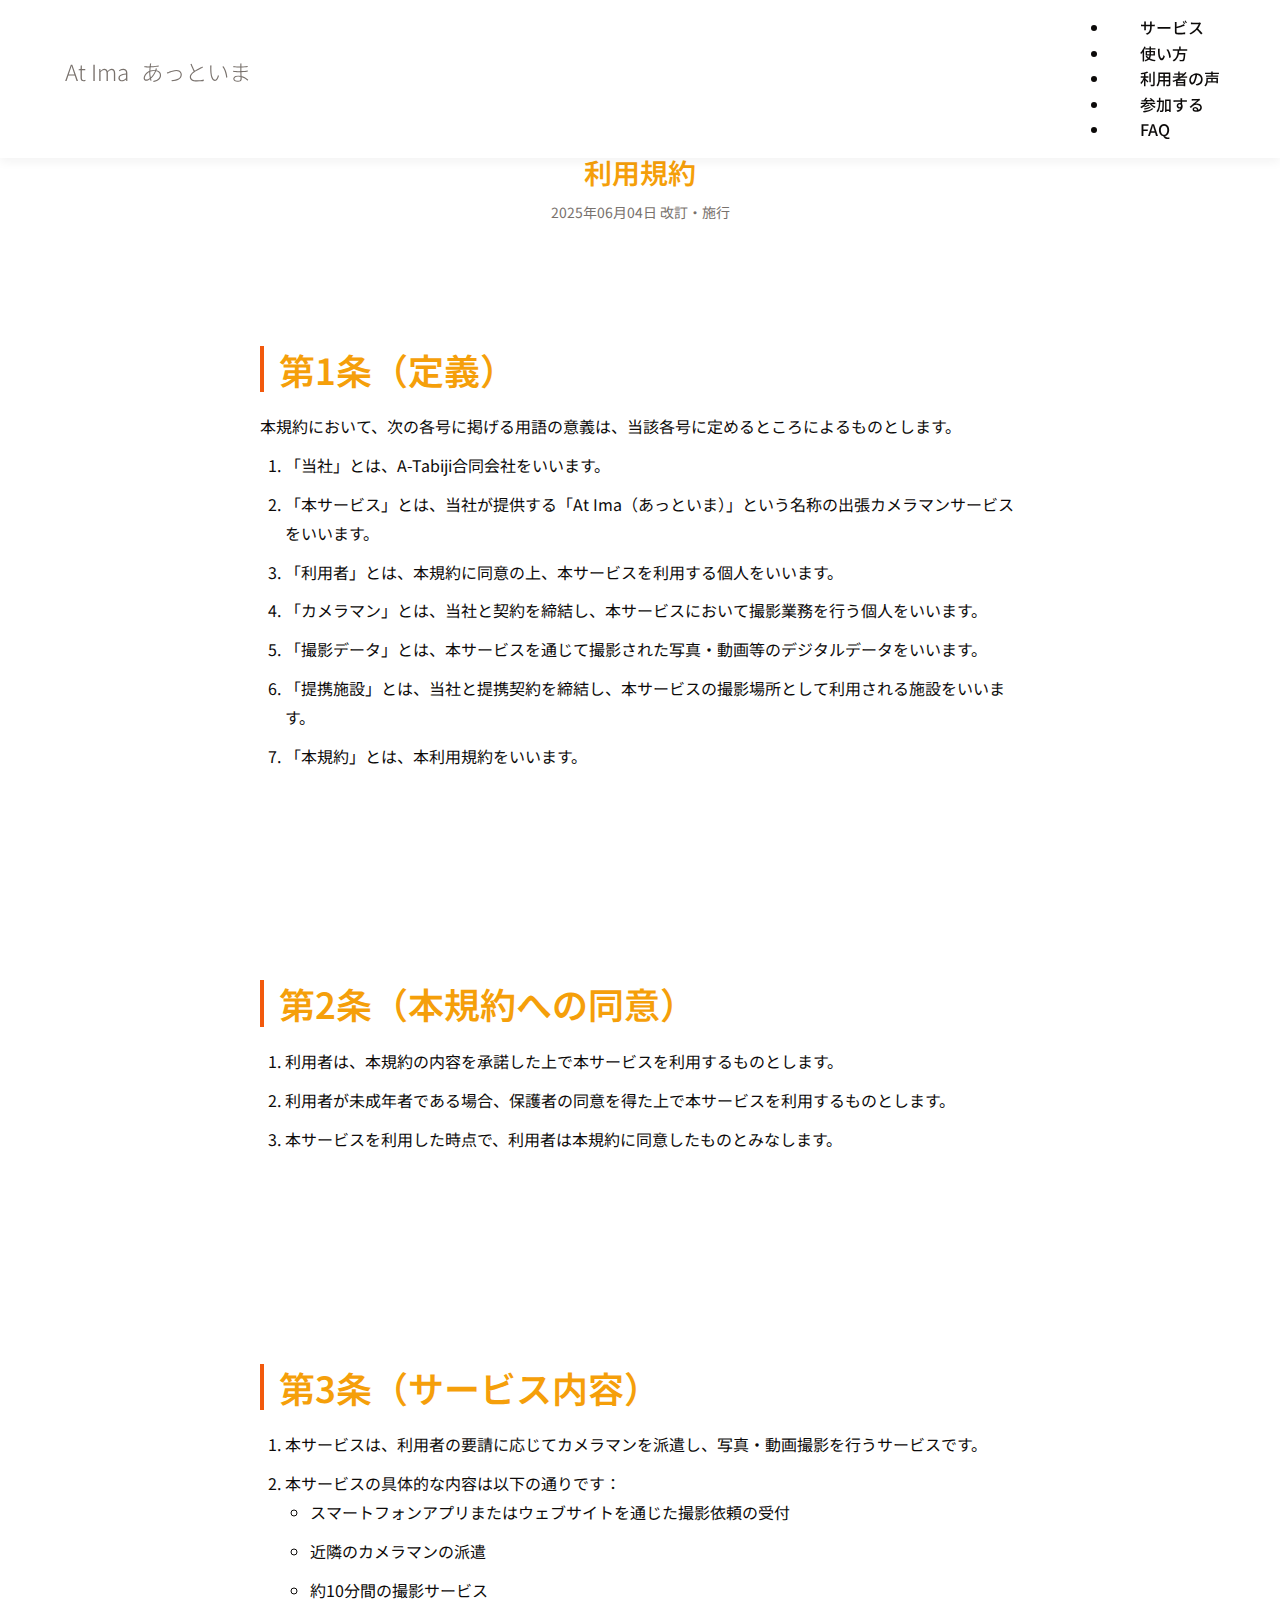
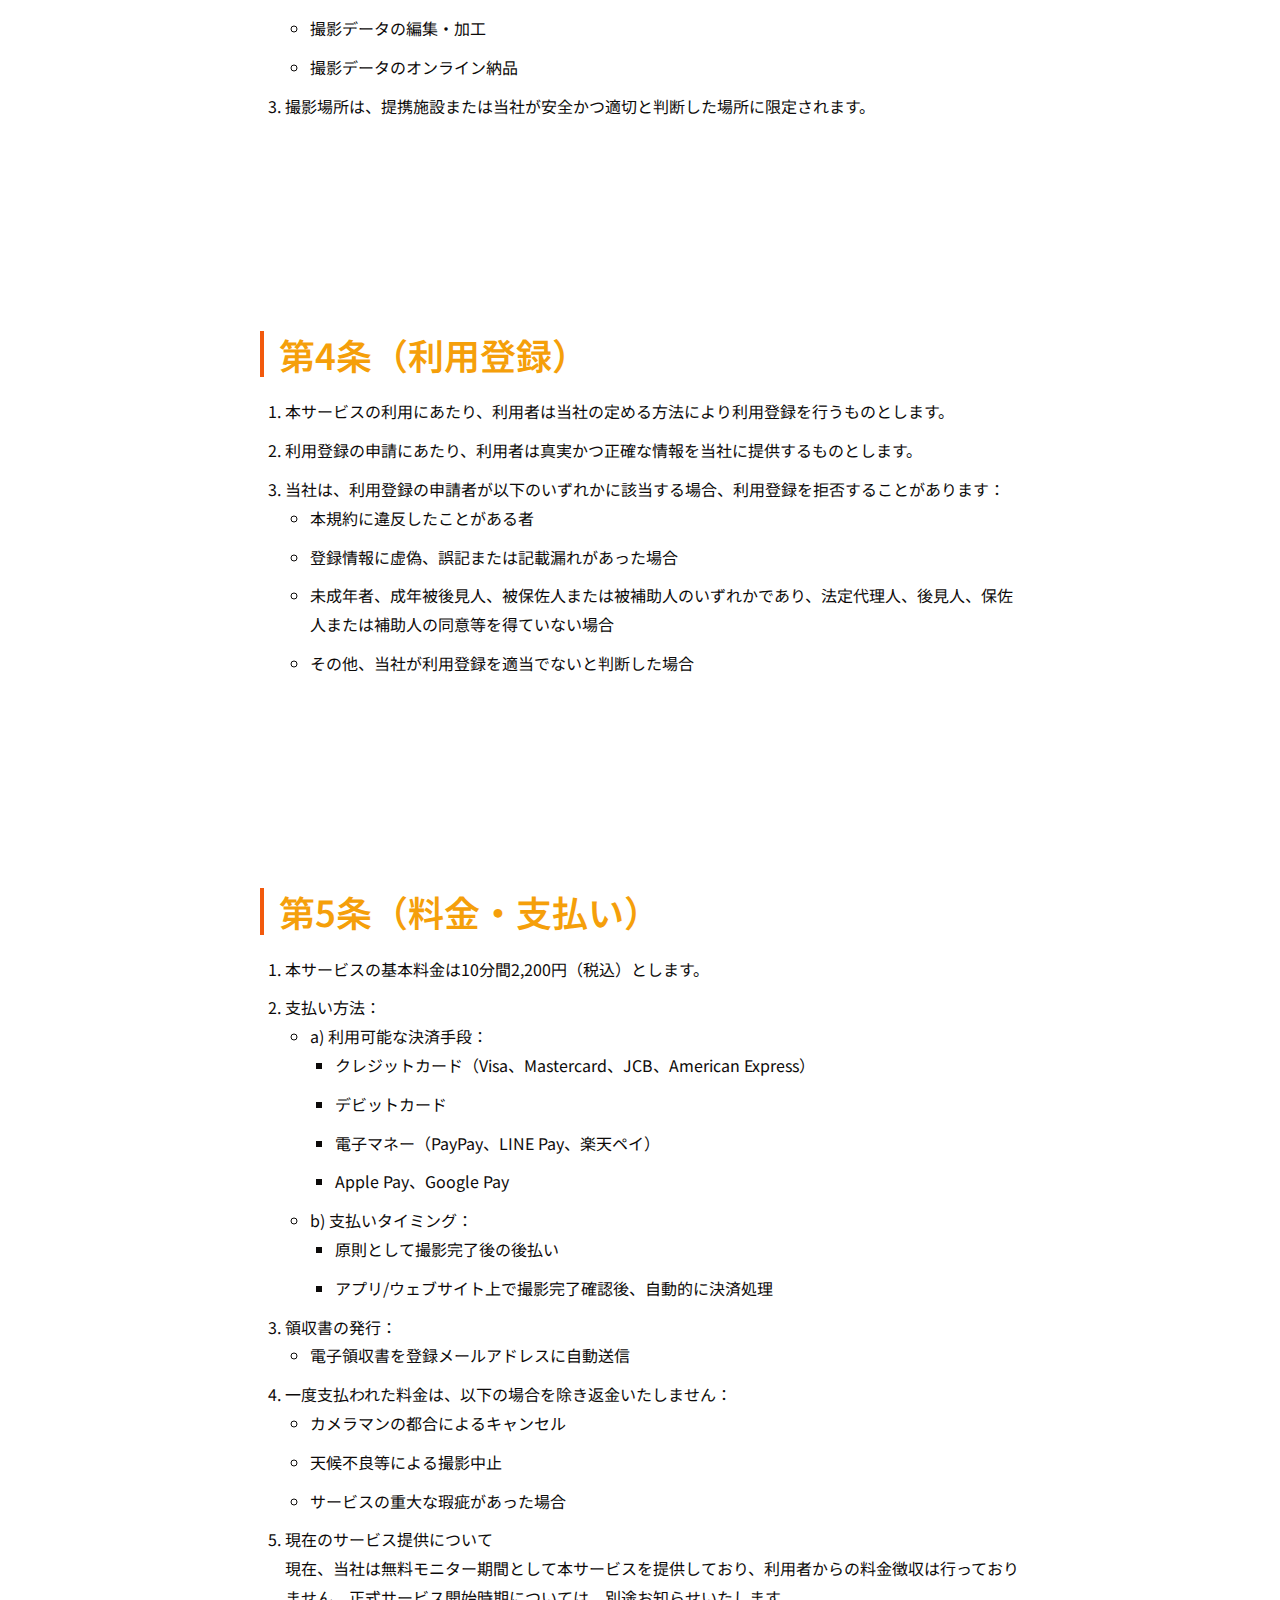
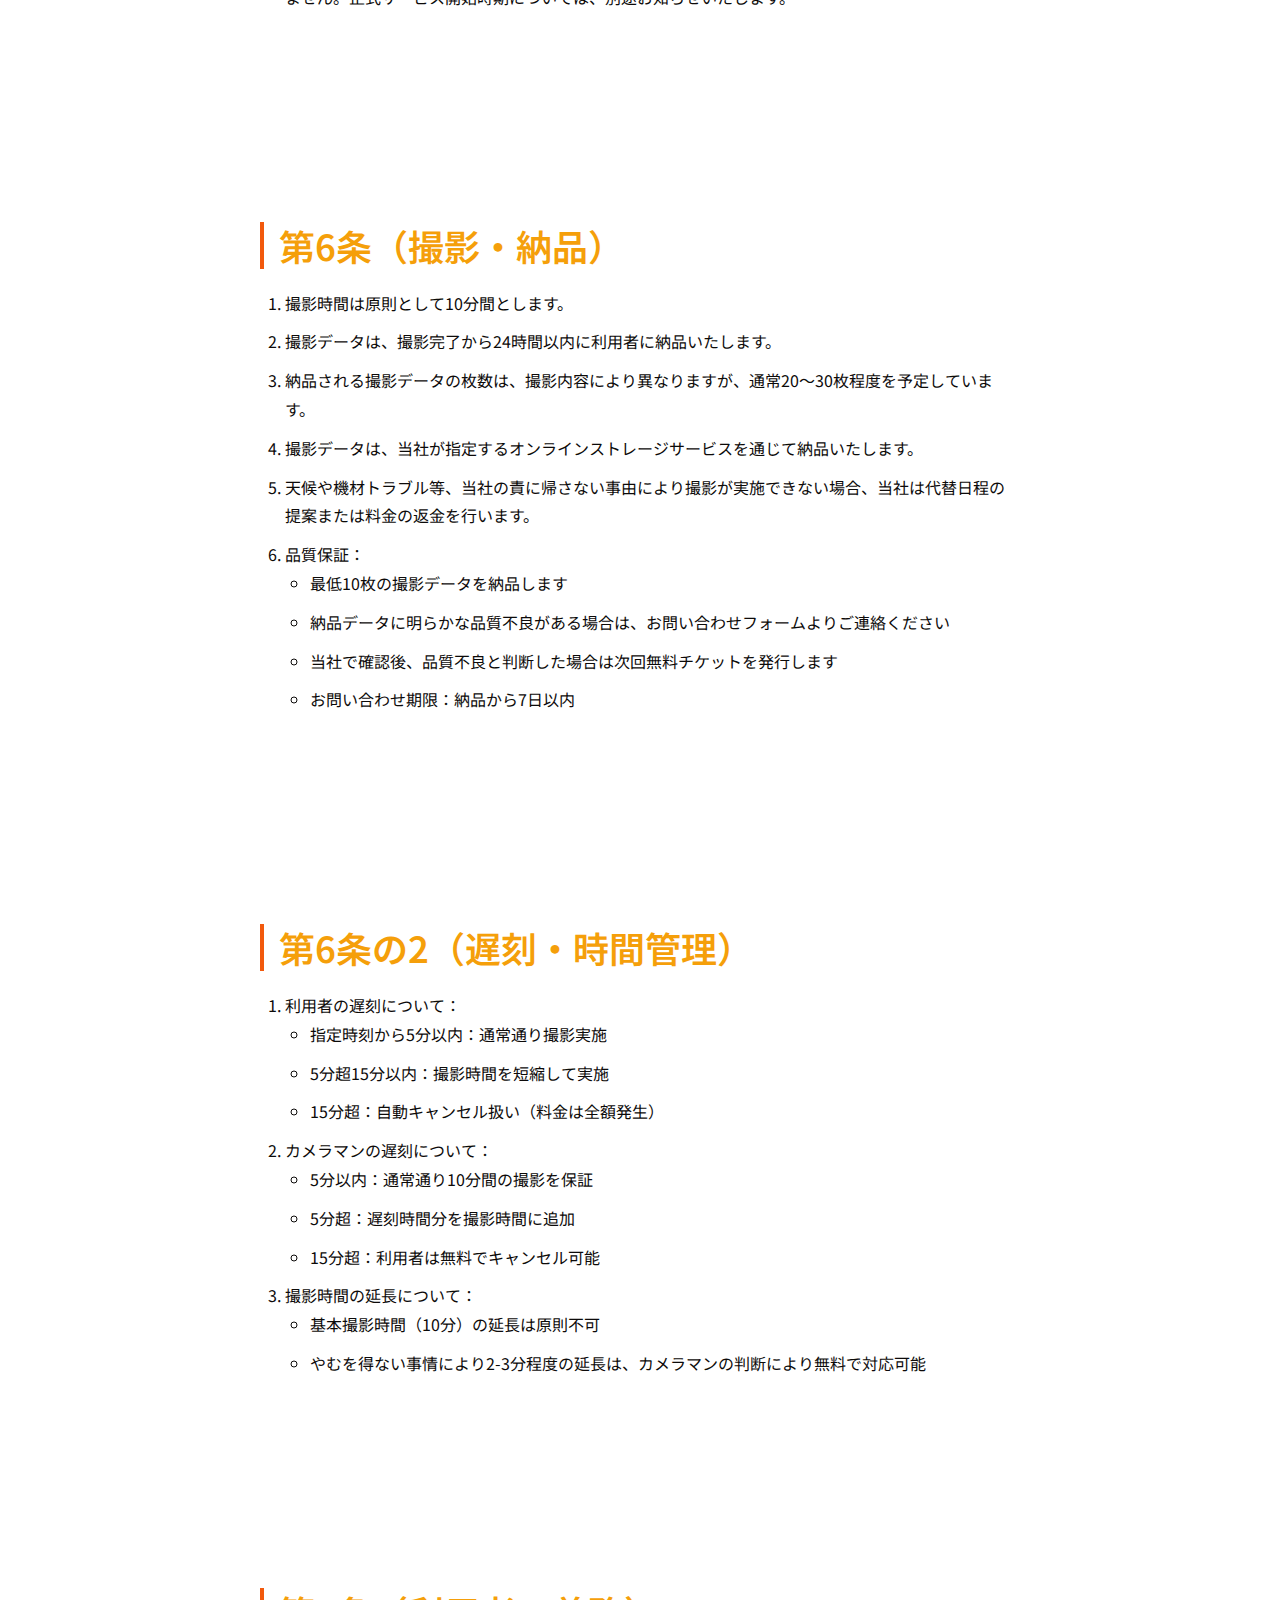
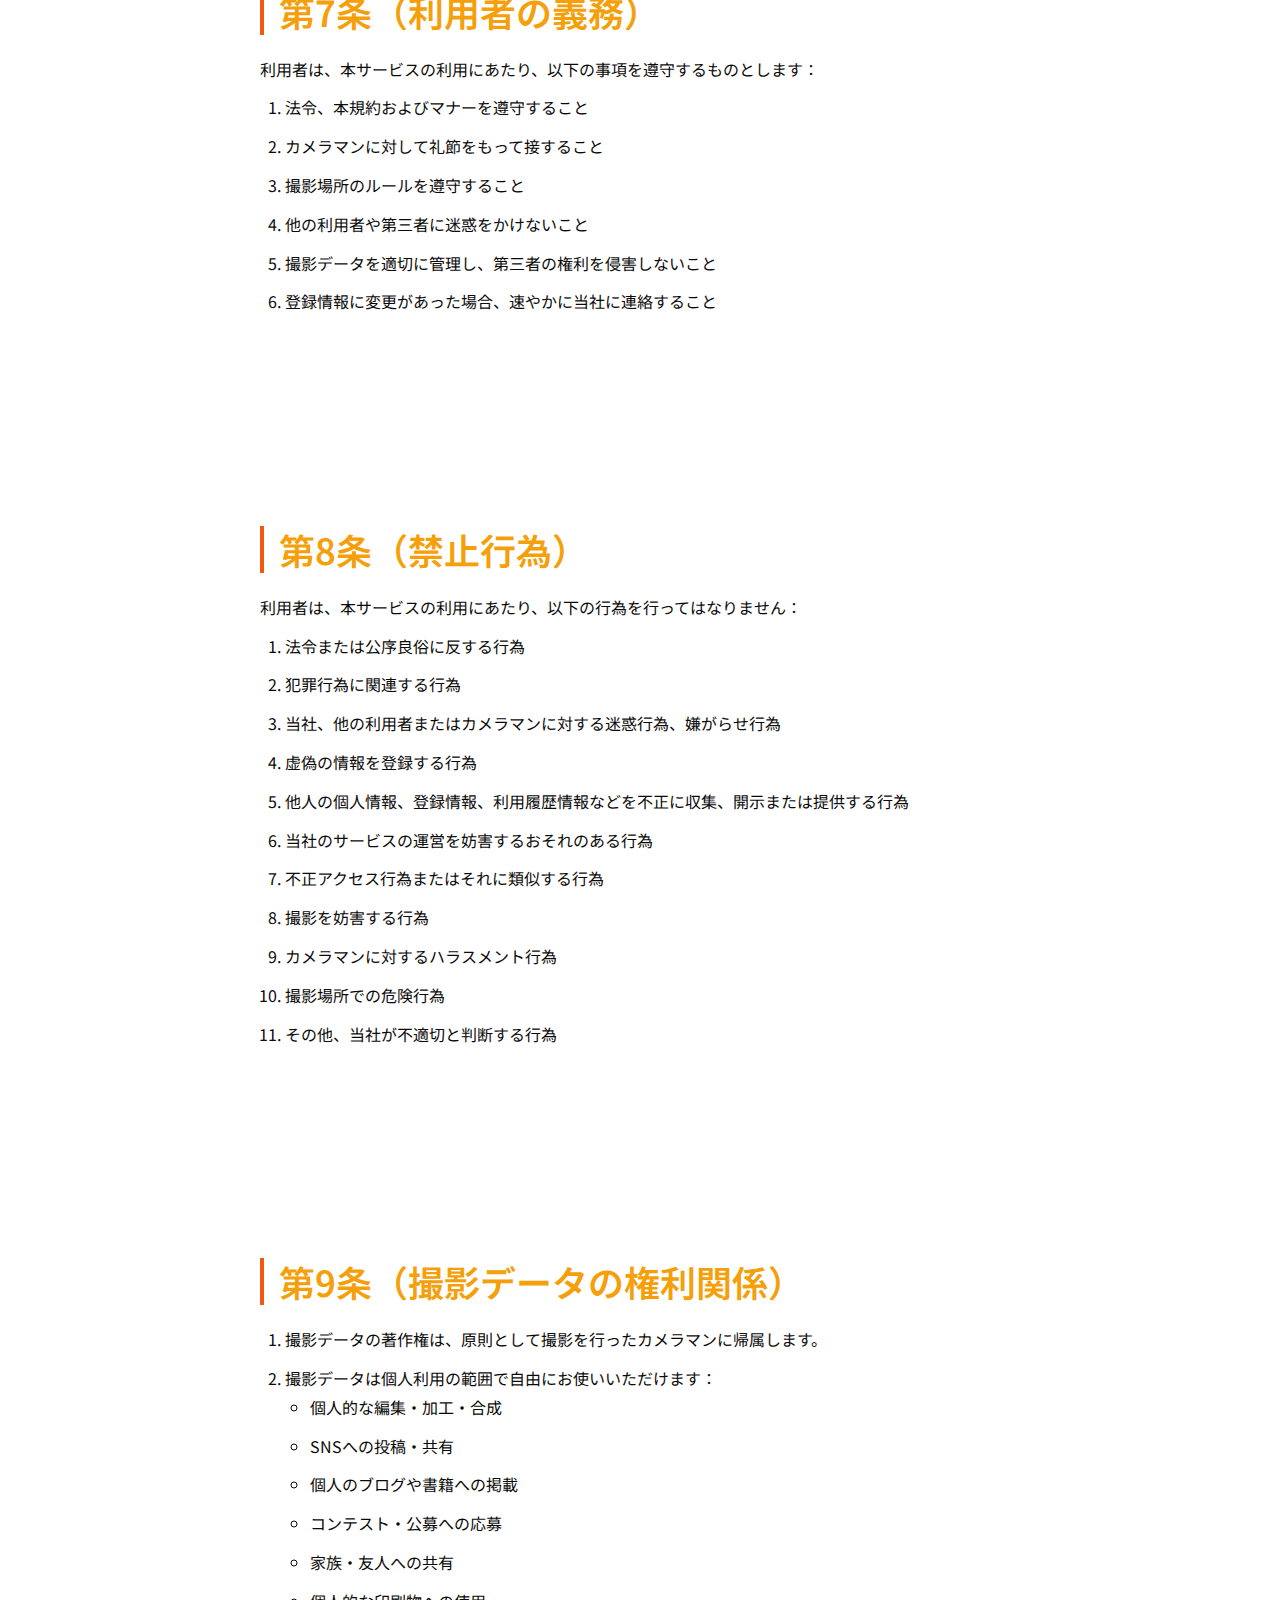
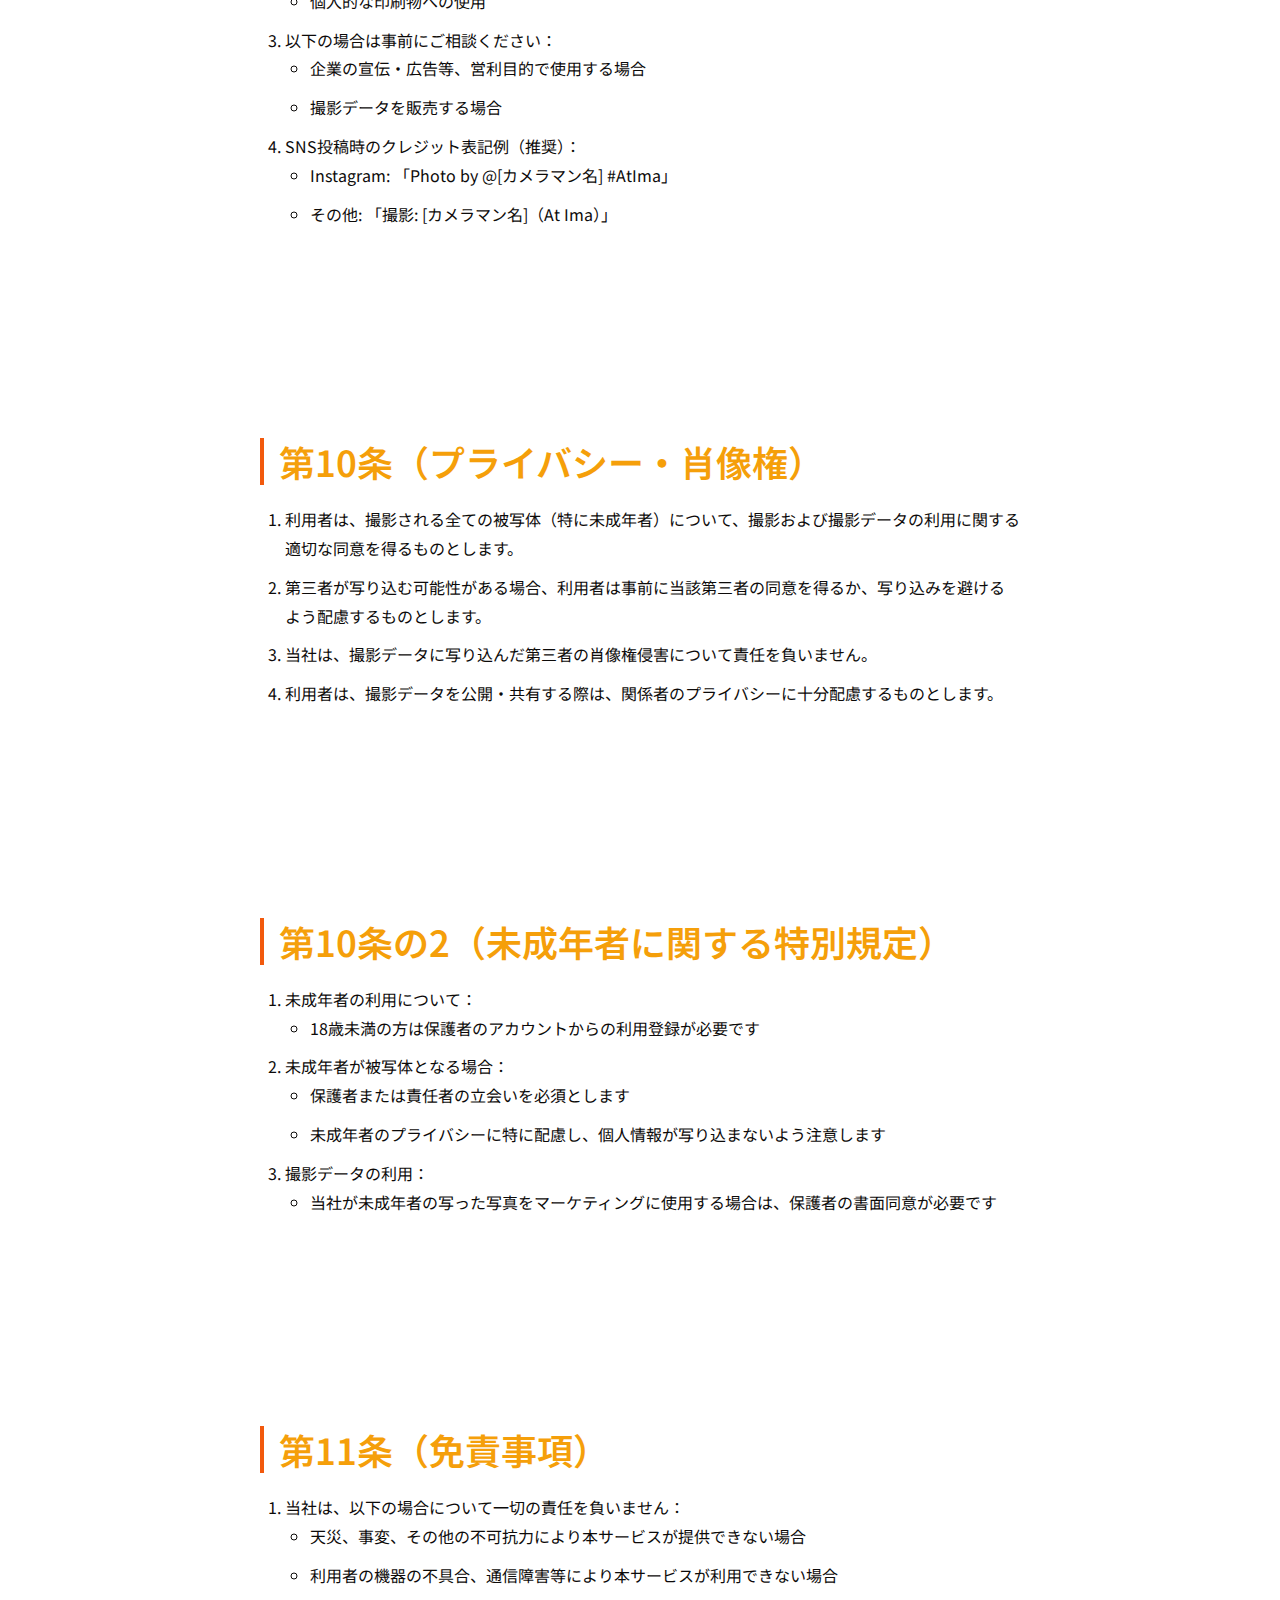
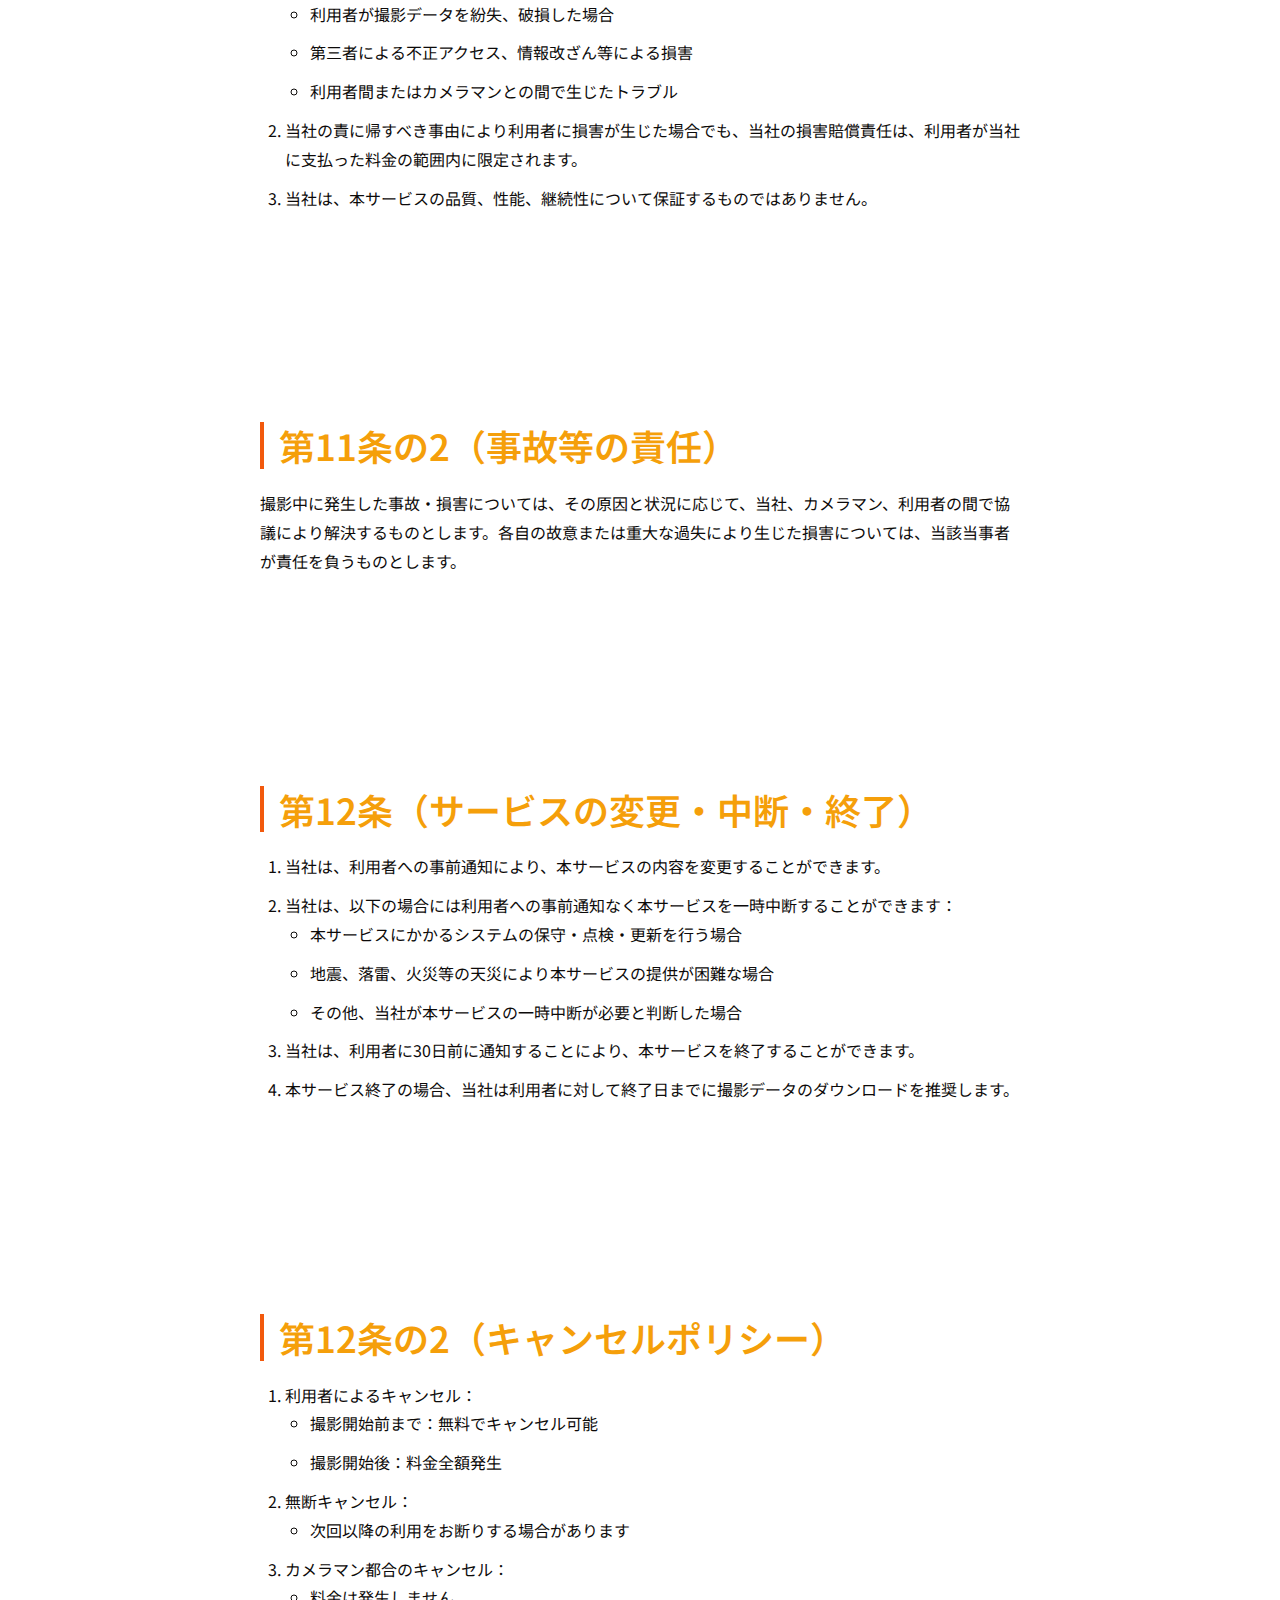
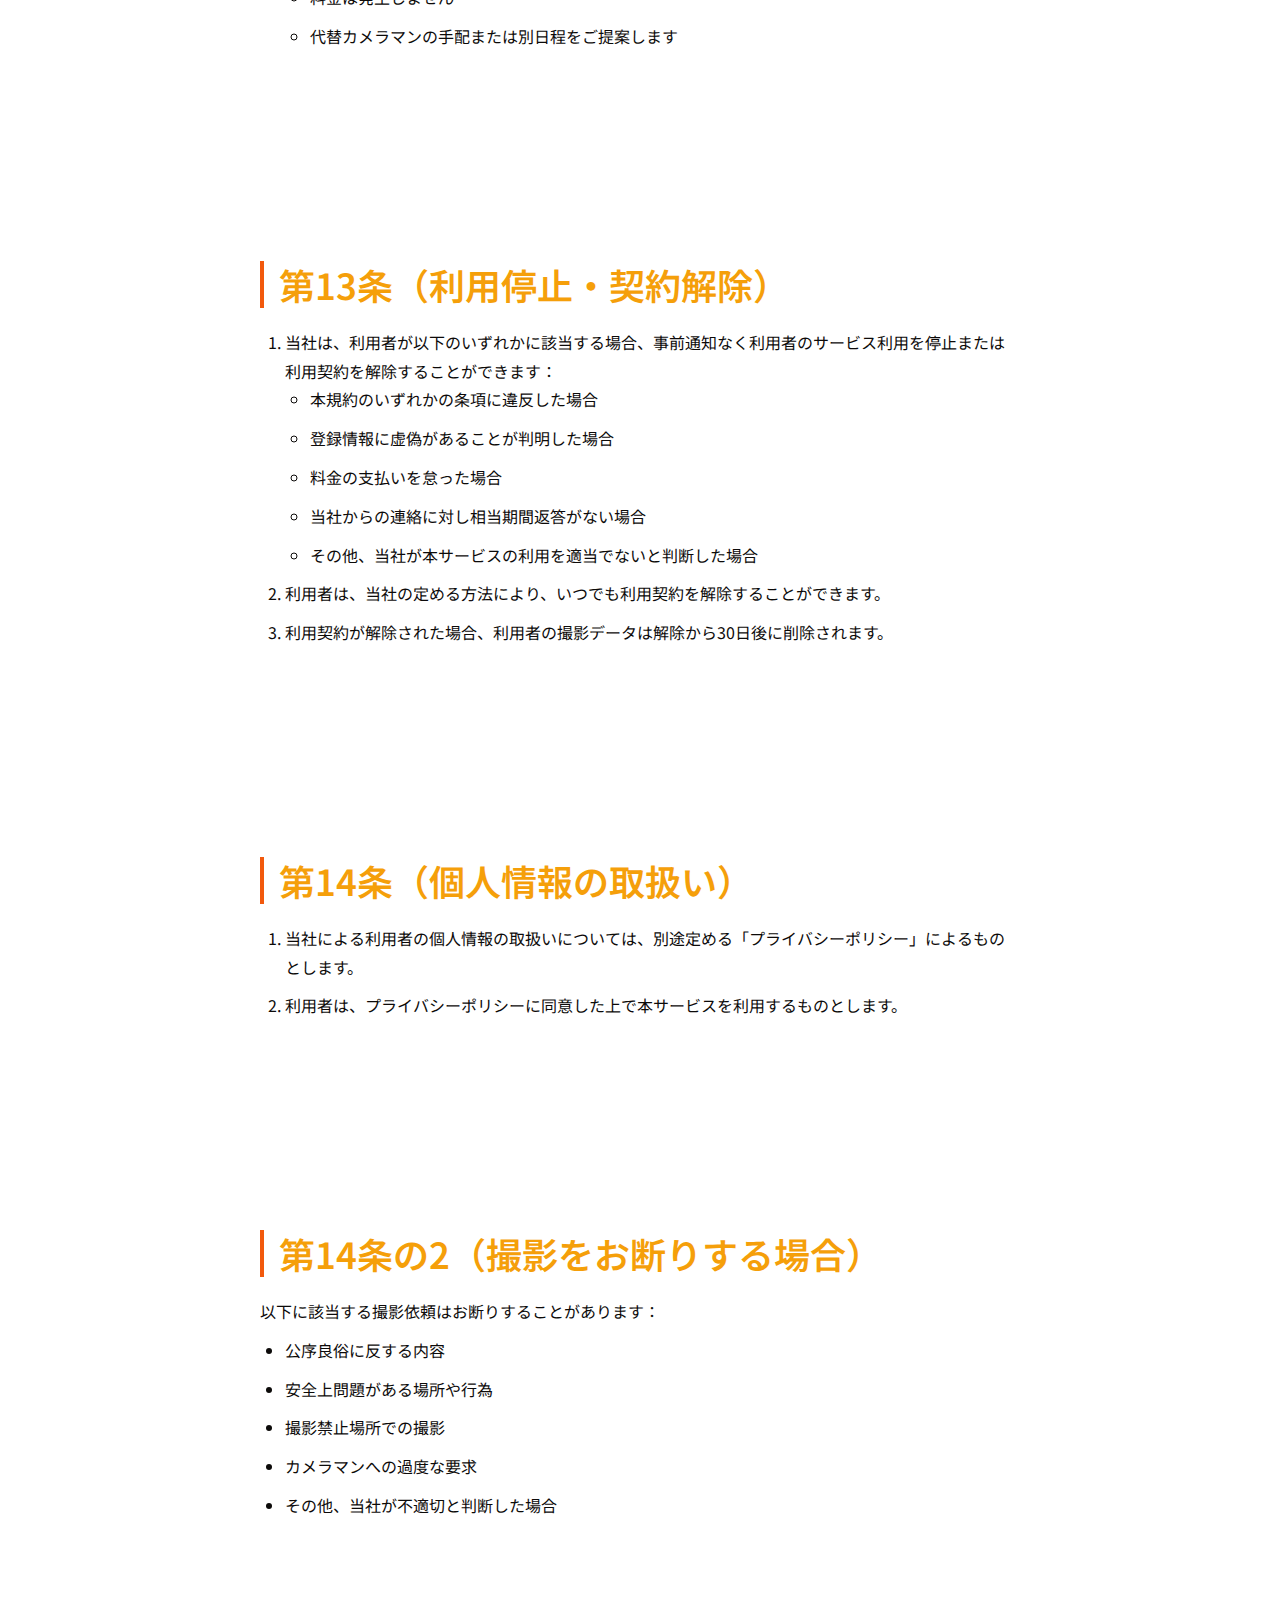
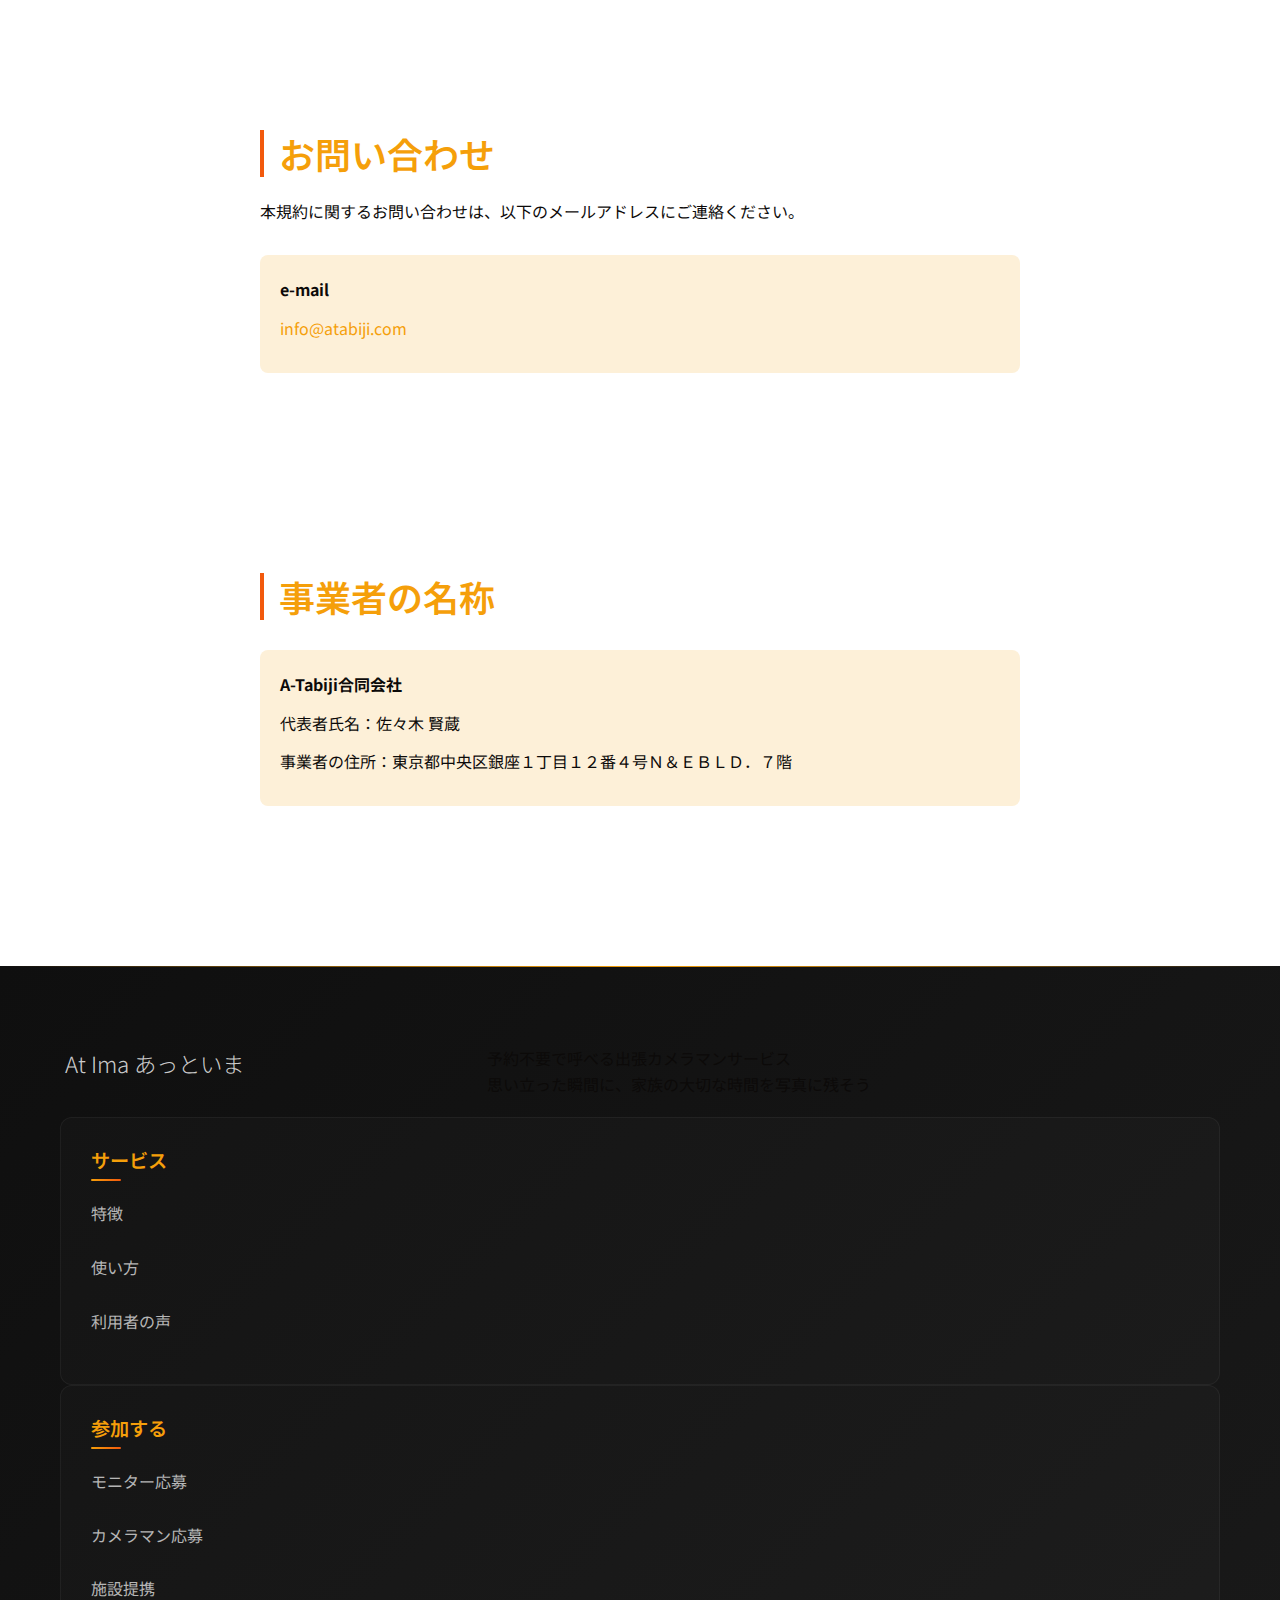
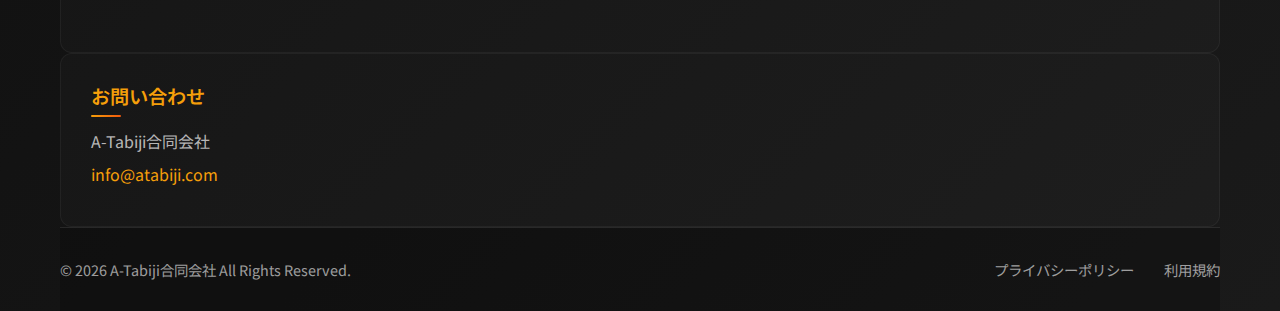
<file: terms-of-service.html>
<!DOCTYPE html>
<html lang="ja">
  <head>
    <meta charset="UTF-8" />
    <meta name="viewport" content="width=device-width, initial-scale=1.0" />
    <title>利用規約 | At Ima（あっといま）</title>
    <link rel="stylesheet" href="css/style-amber.css" />
    <link
      rel="stylesheet"
      href="https://cdnjs.cloudflare.com/ajax/libs/font-awesome/6.0.0/css/all.min.css"
    />
    <link rel="preconnect" href="https://fonts.googleapis.com" />
    <link rel="preconnect" href="https://fonts.gstatic.com" crossorigin />
    <link
      href="https://fonts.googleapis.com/css2?family=Noto+Sans+JP:wght@300;400;500;700&display=swap"
      rel="stylesheet"
    />
    <style>
      .policy-container {
        max-width: 800px;
        margin: 0 auto;
        padding: 40px 20px;
        line-height: 1.8;
      }
      .policy-title {
        text-align: center;
        margin-bottom: 40px;
        color: var(--color-primary);
        border-bottom: 3px solid var(--color-accent);
        padding-bottom: 20px;
      }
      .policy-section {
        margin-bottom: 40px;
      }
      .policy-section h2 {
        color: var(--color-primary);
        border-left: 4px solid var(--color-accent);
        padding-left: 15px;
        margin-bottom: 20px;
      }
      .policy-section h3 {
        color: var(--color-text);
        margin: 20px 0 10px 0;
      }
      .policy-section p,
      .policy-section li {
        margin-bottom: 10px;
      }
      .policy-section ul {
        padding-left: 25px;
      }
      .policy-section ol {
        padding-left: 25px;
      }
      .contact-info {
        background-color: var(--color-amber-100);
        padding: 20px;
        border-radius: 8px;
        margin-top: 30px;
      }
      .back-link {
        display: inline-block;
        margin-bottom: 30px;
        color: var(--color-primary);
        text-decoration: none;
        font-weight: 500;
      }
      .back-link:hover {
        text-decoration: underline;
      }
      .update-date {
        text-align: right;
        color: var(--color-text-muted);
        font-size: 14px;
        margin-bottom: 30px;
      }
      .terms-header {
        text-align: center;
        margin-bottom: 40px;
      }
      .terms-header h1 {
        margin: 0;
        font-size: 28px;
        color: var(--color-primary);
      }
      .terms-header .last-updated {
        margin-top: 10px;
        font-size: 14px;
        color: var(--color-text-muted);
      }
      .terms-section {
        margin-bottom: 40px;
      }
      .terms-section h2 {
        color: var(--color-primary);
        border-left: 4px solid var(--color-accent);
        padding-left: 15px;
        margin-bottom: 20px;
      }
      .terms-section p,
      .terms-section li {
        margin-bottom: 10px;
      }
      .terms-section ul {
        padding-left: 25px;
      }
      .terms-section ol {
        padding-left: 25px;
      }
      .important-notice {
        background-color: #fff3cd;
        border: 1px solid #ffeaa7;
        border-radius: 8px;
        padding: 20px;
        margin: 20px 0;
      }
      .important-notice h3 {
        margin-top: 0;
        color: #856404;
      }
    </style>
  </head>
  <body>
    <header>
      <div class="container header-container">
        <div class="logo">
          <a href="index.html">
            <span class="logo-text">At Ima</span>
            <span class="logo-sub">あっといま</span>
          </a>
        </div>
        <nav class="nav-menu">
          <ul>
            <li><a href="index.html#features">サービス</a></li>
            <li><a href="index.html#how">使い方</a></li>
            <li><a href="index.html#voices">利用者の声</a></li>
            <li><a href="index.html#stakeholders">参加する</a></li>
            <li><a href="index.html#faq">FAQ</a></li>
          </ul>
        </nav>
        <button class="mobile-menu-btn" aria-expanded="false">
          <span></span>
          <span></span>
          <span></span>
        </button>
      </div>
    </header>

    <main>
      <div class="policy-container">
        <a href="index.html" class="back-link">
          <i class="fas fa-arrow-left"></i> トップページに戻る
        </a>

        <div class="update-date">最終更新日：2025年6月4日</div>

        <div class="terms-header">
          <h1>利用規約</h1>
          <p class="last-updated">2025年06月04日 改訂・施行</p>
        </div>

        <!-- ============ 第1条：定義 ============ -->
        <section class="terms-section" id="definitions">
          <h2>第1条（定義）</h2>
          <p>
            本規約において、次の各号に掲げる用語の意義は、当該各号に定めるところによるものとします。
          </p>
          <ol>
            <li>「当社」とは、A-Tabiji合同会社をいいます。</li>
            <li>
              「本サービス」とは、当社が提供する「At
              Ima（あっといま）」という名称の出張カメラマンサービスをいいます。
            </li>
            <li>
              「利用者」とは、本規約に同意の上、本サービスを利用する個人をいいます。
            </li>
            <li>
              「カメラマン」とは、当社と契約を締結し、本サービスにおいて撮影業務を行う個人をいいます。
            </li>
            <li>
              「撮影データ」とは、本サービスを通じて撮影された写真・動画等のデジタルデータをいいます。
            </li>
            <li>
              「提携施設」とは、当社と提携契約を締結し、本サービスの撮影場所として利用される施設をいいます。
            </li>
            <li>「本規約」とは、本利用規約をいいます。</li>
          </ol>
        </section>

        <!-- ============ 第2条：本規約への同意 ============ -->
        <section class="terms-section" id="agreement">
          <h2>第2条（本規約への同意）</h2>
          <ol>
            <li>
              利用者は、本規約の内容を承諾した上で本サービスを利用するものとします。
            </li>
            <li>
              利用者が未成年者である場合、保護者の同意を得た上で本サービスを利用するものとします。
            </li>
            <li>
              本サービスを利用した時点で、利用者は本規約に同意したものとみなします。
            </li>
          </ol>
        </section>

        <!-- ============ 第3条：サービス内容 ============ -->
        <section class="terms-section" id="service-content">
          <h2>第3条（サービス内容）</h2>
          <ol>
            <li>
              本サービスは、利用者の要請に応じてカメラマンを派遣し、写真・動画撮影を行うサービスです。
            </li>
            <li>
              本サービスの具体的な内容は以下の通りです：
              <ul>
                <li>
                  スマートフォンアプリまたはウェブサイトを通じた撮影依頼の受付
                </li>
                <li>近隣のカメラマンの派遣</li>
                <li>約10分間の撮影サービス</li>
                <li>撮影データの編集・加工</li>
                <li>撮影データのオンライン納品</li>
              </ul>
            </li>
            <li>
              撮影場所は、提携施設または当社が安全かつ適切と判断した場所に限定されます。
            </li>
          </ol>
        </section>

        <!-- ============ 第4条：利用登録 ============ -->
        <section class="terms-section" id="user-registration">
          <h2>第4条（利用登録）</h2>
          <ol>
            <li>
              本サービスの利用にあたり、利用者は当社の定める方法により利用登録を行うものとします。
            </li>
            <li>
              利用登録の申請にあたり、利用者は真実かつ正確な情報を当社に提供するものとします。
            </li>
            <li>
              当社は、利用登録の申請者が以下のいずれかに該当する場合、利用登録を拒否することがあります：
              <ul>
                <li>本規約に違反したことがある者</li>
                <li>登録情報に虚偽、誤記または記載漏れがあった場合</li>
                <li>
                  未成年者、成年被後見人、被保佐人または被補助人のいずれかであり、法定代理人、後見人、保佐人または補助人の同意等を得ていない場合
                </li>
                <li>その他、当社が利用登録を適当でないと判断した場合</li>
              </ul>
            </li>
          </ol>
        </section>

        <!-- ============ 第5条：料金・支払い ============ -->
        <section class="terms-section" id="pricing-payment">
          <h2>第5条（料金・支払い）</h2>
          <ol>
            <li>本サービスの基本料金は10分間2,200円（税込）とします。</li>
            <li>
              支払い方法：
              <ul>
                <li>
                  a) 利用可能な決済手段：
                  <ul>
                    <li>
                      クレジットカード（Visa、Mastercard、JCB、American
                      Express）
                    </li>
                    <li>デビットカード</li>
                    <li>電子マネー（PayPay、LINE Pay、楽天ペイ）</li>
                    <li>Apple Pay、Google Pay</li>
                  </ul>
                </li>
                <li>
                  b) 支払いタイミング：
                  <ul>
                    <li>原則として撮影完了後の後払い</li>
                    <li>
                      アプリ/ウェブサイト上で撮影完了確認後、自動的に決済処理
                    </li>
                  </ul>
                </li>
              </ul>
            </li>
            <li>
              領収書の発行：
              <ul>
                <li>電子領収書を登録メールアドレスに自動送信</li>
              </ul>
            </li>
            <li>
              一度支払われた料金は、以下の場合を除き返金いたしません：
              <ul>
                <li>カメラマンの都合によるキャンセル</li>
                <li>天候不良等による撮影中止</li>
                <li>サービスの重大な瑕疵があった場合</li>
              </ul>
            </li>
            <li>
              現在のサービス提供について<br />
              現在、当社は無料モニター期間として本サービスを提供しており、利用者からの料金徴収は行っておりません。正式サービス開始時期については、別途お知らせいたします。
            </li>
          </ol>
        </section>

        <!-- ============ 第6条：撮影・納品 ============ -->
        <section class="terms-section" id="shooting-delivery">
          <h2>第6条（撮影・納品）</h2>
          <ol>
            <li>撮影時間は原則として10分間とします。</li>
            <li>
              撮影データは、撮影完了から24時間以内に利用者に納品いたします。
            </li>
            <li>
              納品される撮影データの枚数は、撮影内容により異なりますが、通常20〜30枚程度を予定しています。
            </li>
            <li>
              撮影データは、当社が指定するオンラインストレージサービスを通じて納品いたします。
            </li>
            <li>
              天候や機材トラブル等、当社の責に帰さない事由により撮影が実施できない場合、当社は代替日程の提案または料金の返金を行います。
            </li>
            <li>
              品質保証：
              <ul>
                <li>最低10枚の撮影データを納品します</li>
                <li>
                  納品データに明らかな品質不良がある場合は、お問い合わせフォームよりご連絡ください
                </li>
                <li>
                  当社で確認後、品質不良と判断した場合は次回無料チケットを発行します
                </li>
                <li>お問い合わせ期限：納品から7日以内</li>
              </ul>
            </li>
          </ol>
        </section>

        <!-- ============ 第6条の2：遅刻・時間管理 ============ -->
        <section class="terms-section" id="punctuality-time-management">
          <h2>第6条の2（遅刻・時間管理）</h2>
          <ol>
            <li>
              利用者の遅刻について：
              <ul>
                <li>指定時刻から5分以内：通常通り撮影実施</li>
                <li>5分超15分以内：撮影時間を短縮して実施</li>
                <li>15分超：自動キャンセル扱い（料金は全額発生）</li>
              </ul>
            </li>
            <li>
              カメラマンの遅刻について：
              <ul>
                <li>5分以内：通常通り10分間の撮影を保証</li>
                <li>5分超：遅刻時間分を撮影時間に追加</li>
                <li>15分超：利用者は無料でキャンセル可能</li>
              </ul>
            </li>
            <li>
              撮影時間の延長について：
              <ul>
                <li>基本撮影時間（10分）の延長は原則不可</li>
                <li>
                  やむを得ない事情により2-3分程度の延長は、カメラマンの判断により無料で対応可能
                </li>
              </ul>
            </li>
          </ol>
        </section>

        <!-- ============ 第7条：利用者の義務 ============ -->
        <section class="terms-section" id="user-obligations">
          <h2>第7条（利用者の義務）</h2>
          <p>
            利用者は、本サービスの利用にあたり、以下の事項を遵守するものとします：
          </p>
          <ol>
            <li>法令、本規約およびマナーを遵守すること</li>
            <li>カメラマンに対して礼節をもって接すること</li>
            <li>撮影場所のルールを遵守すること</li>
            <li>他の利用者や第三者に迷惑をかけないこと</li>
            <li>撮影データを適切に管理し、第三者の権利を侵害しないこと</li>
            <li>登録情報に変更があった場合、速やかに当社に連絡すること</li>
          </ol>
        </section>

        <!-- ============ 第8条：禁止行為 ============ -->
        <section class="terms-section" id="prohibited-acts">
          <h2>第8条（禁止行為）</h2>
          <p>
            利用者は、本サービスの利用にあたり、以下の行為を行ってはなりません：
          </p>
          <ol>
            <li>法令または公序良俗に反する行為</li>
            <li>犯罪行為に関連する行為</li>
            <li>
              当社、他の利用者またはカメラマンに対する迷惑行為、嫌がらせ行為
            </li>
            <li>虚偽の情報を登録する行為</li>
            <li>
              他人の個人情報、登録情報、利用履歴情報などを不正に収集、開示または提供する行為
            </li>
            <li>当社のサービスの運営を妨害するおそれのある行為</li>
            <li>不正アクセス行為またはそれに類似する行為</li>
            <li>撮影を妨害する行為</li>
            <li>カメラマンに対するハラスメント行為</li>
            <li>撮影場所での危険行為</li>
            <li>その他、当社が不適切と判断する行為</li>
          </ol>
        </section>

        <!-- ============ 第9条：撮影データの権利関係 ============ -->
        <section class="terms-section" id="data-rights">
          <h2>第9条（撮影データの権利関係）</h2>
          <ol>
            <li>
              撮影データの著作権は、原則として撮影を行ったカメラマンに帰属します。
            </li>
            <li>
              撮影データは個人利用の範囲で自由にお使いいただけます：
              <ul>
                <li>個人的な編集・加工・合成</li>
                <li>SNSへの投稿・共有</li>
                <li>個人のブログや書籍への掲載</li>
                <li>コンテスト・公募への応募</li>
                <li>家族・友人への共有</li>
                <li>個人的な印刷物への使用</li>
              </ul>
            </li>
            <li>
              以下の場合は事前にご相談ください：
              <ul>
                <li>企業の宣伝・広告等、営利目的で使用する場合</li>
                <li>撮影データを販売する場合</li>
              </ul>
            </li>
            <li>
              SNS投稿時のクレジット表記例（推奨）：
              <ul>
                <li>Instagram: 「Photo by @[カメラマン名] #AtIma」</li>
                <li>その他: 「撮影: [カメラマン名]（At Ima）」</li>
              </ul>
            </li>
          </ol>
        </section>

        <!-- ============ 第10条：プライバシー・肖像権 ============ -->
        <section class="terms-section" id="privacy-portrait">
          <h2>第10条（プライバシー・肖像権）</h2>
          <ol>
            <li>
              利用者は、撮影される全ての被写体（特に未成年者）について、撮影および撮影データの利用に関する適切な同意を得るものとします。
            </li>
            <li>
              第三者が写り込む可能性がある場合、利用者は事前に当該第三者の同意を得るか、写り込みを避けるよう配慮するものとします。
            </li>
            <li>
              当社は、撮影データに写り込んだ第三者の肖像権侵害について責任を負いません。
            </li>
            <li>
              利用者は、撮影データを公開・共有する際は、関係者のプライバシーに十分配慮するものとします。
            </li>
          </ol>
        </section>

        <!-- ============ 第10条の2：未成年者に関する特別規定 ============ -->
        <section class="terms-section" id="minor-special-provisions">
          <h2>第10条の2（未成年者に関する特別規定）</h2>
          <ol>
            <li>
              未成年者の利用について：
              <ul>
                <li>
                  18歳未満の方は保護者のアカウントからの利用登録が必要です
                </li>
              </ul>
            </li>
            <li>
              未成年者が被写体となる場合：
              <ul>
                <li>保護者または責任者の立会いを必須とします</li>
                <li>
                  未成年者のプライバシーに特に配慮し、個人情報が写り込まないよう注意します
                </li>
              </ul>
            </li>
            <li>
              撮影データの利用：
              <ul>
                <li>
                  当社が未成年者の写った写真をマーケティングに使用する場合は、保護者の書面同意が必要です
                </li>
              </ul>
            </li>
          </ol>
        </section>

        <!-- ============ 第11条：免責事項 ============ -->
        <section class="terms-section" id="disclaimer">
          <h2>第11条（免責事項）</h2>
          <ol>
            <li>
              当社は、以下の場合について一切の責任を負いません：
              <ul>
                <li>
                  天災、事変、その他の不可抗力により本サービスが提供できない場合
                </li>
                <li>
                  利用者の機器の不具合、通信障害等により本サービスが利用できない場合
                </li>
                <li>利用者が撮影データを紛失、破損した場合</li>
                <li>第三者による不正アクセス、情報改ざん等による損害</li>
                <li>利用者間またはカメラマンとの間で生じたトラブル</li>
              </ul>
            </li>
            <li>
              当社の責に帰すべき事由により利用者に損害が生じた場合でも、当社の損害賠償責任は、利用者が当社に支払った料金の範囲内に限定されます。
            </li>
            <li>
              当社は、本サービスの品質、性能、継続性について保証するものではありません。
            </li>
          </ol>
        </section>

        <!-- ============ 第11条の2：事故等の責任 ============ -->
        <section class="terms-section" id="accident-liability">
          <h2>第11条の2（事故等の責任）</h2>
          <p>
            撮影中に発生した事故・損害については、その原因と状況に応じて、当社、カメラマン、利用者の間で協議により解決するものとします。各自の故意または重大な過失により生じた損害については、当該当事者が責任を負うものとします。
          </p>
        </section>

        <!-- ============ 第12条：サービスの変更・中断・終了 ============ -->
        <section class="terms-section" id="service-changes">
          <h2>第12条（サービスの変更・中断・終了）</h2>
          <ol>
            <li>
              当社は、利用者への事前通知により、本サービスの内容を変更することができます。
            </li>
            <li>
              当社は、以下の場合には利用者への事前通知なく本サービスを一時中断することができます：
              <ul>
                <li>本サービスにかかるシステムの保守・点検・更新を行う場合</li>
                <li>
                  地震、落雷、火災等の天災により本サービスの提供が困難な場合
                </li>
                <li>その他、当社が本サービスの一時中断が必要と判断した場合</li>
              </ul>
            </li>
            <li>
              当社は、利用者に30日前に通知することにより、本サービスを終了することができます。
            </li>
            <li>
              本サービス終了の場合、当社は利用者に対して終了日までに撮影データのダウンロードを推奨します。
            </li>
          </ol>
        </section>

        <!-- ============ 第12条の2：キャンセルポリシー ============ -->
        <section class="terms-section" id="cancellation-policy">
          <h2>第12条の2（キャンセルポリシー）</h2>
          <ol>
            <li>
              利用者によるキャンセル：
              <ul>
                <li>撮影開始前まで：無料でキャンセル可能</li>
                <li>撮影開始後：料金全額発生</li>
              </ul>
            </li>
            <li>
              無断キャンセル：
              <ul>
                <li>次回以降の利用をお断りする場合があります</li>
              </ul>
            </li>
            <li>
              カメラマン都合のキャンセル：
              <ul>
                <li>料金は発生しません</li>
                <li>代替カメラマンの手配または別日程をご提案します</li>
              </ul>
            </li>
          </ol>
        </section>

        <!-- ============ 第13条：利用停止・契約解除 ============ -->
        <section class="terms-section" id="suspension-termination">
          <h2>第13条（利用停止・契約解除）</h2>
          <ol>
            <li>
              当社は、利用者が以下のいずれかに該当する場合、事前通知なく利用者のサービス利用を停止または利用契約を解除することができます：
              <ul>
                <li>本規約のいずれかの条項に違反した場合</li>
                <li>登録情報に虚偽があることが判明した場合</li>
                <li>料金の支払いを怠った場合</li>
                <li>当社からの連絡に対し相当期間返答がない場合</li>
                <li>
                  その他、当社が本サービスの利用を適当でないと判断した場合
                </li>
              </ul>
            </li>
            <li>
              利用者は、当社の定める方法により、いつでも利用契約を解除することができます。
            </li>
            <li>
              利用契約が解除された場合、利用者の撮影データは解除から30日後に削除されます。
            </li>
          </ol>
        </section>

        <!-- ============ 第14条：個人情報の取扱い ============ -->
        <section class="terms-section" id="personal-information">
          <h2>第14条（個人情報の取扱い）</h2>
          <ol>
            <li>
              当社による利用者の個人情報の取扱いについては、別途定める「プライバシーポリシー」によるものとします。
            </li>
            <li>
              利用者は、プライバシーポリシーに同意した上で本サービスを利用するものとします。
            </li>
          </ol>
        </section>

        <!-- ============ 第14条の2：撮影をお断りする場合 ============ -->
        <section class="terms-section" id="shooting-refusal">
          <h2>第14条の2（撮影をお断りする場合）</h2>
          <p>以下に該当する撮影依頼はお断りすることがあります：</p>
          <ul>
            <li>公序良俗に反する内容</li>
            <li>安全上問題がある場所や行為</li>
            <li>撮影禁止場所での撮影</li>
            <li>カメラマンへの過度な要求</li>
            <li>その他、当社が不適切と判断した場合</li>
          </ul>
        </section>

        <!-- ============ お問い合わせ ============ -->
        <section class="terms-section" id="contact">
          <h2>お問い合わせ</h2>
          <p>
            本規約に関するお問い合わせは、以下のメールアドレスにご連絡ください。
          </p>

          <div class="contact-info">
            <p><strong>e-mail</strong></p>
            <p><a href="mailto:info@atabiji.com">info@atabiji.com</a></p>
          </div>
        </section>

        <!-- ============ 事業者情報 ============ -->
        <section class="terms-section" id="company-info">
          <h2>事業者の名称</h2>
          <div class="contact-info">
            <p><strong>A-Tabiji合同会社</strong></p>
            <p>代表者氏名：佐々木 賢蔵</p>
            <p>
              事業者の住所：東京都中央区銀座１丁目１２番４号Ｎ＆ＥＢＬＤ．７階
            </p>
          </div>
        </section>
      </div>
    </main>

    <footer>
      <div class="container">
        <div class="footer-content">
          <div class="footer-main">
            <div class="footer-logo">
              <span class="logo-text">At Ima</span>
              <span class="logo-sub">あっといま</span>
            </div>
            <p class="footer-description">
              予約不要で呼べる出張カメラマンサービス<br />
              思い立った瞬間に、家族の大切な時間を写真に残そう
            </p>
          </div>

          <div class="footer-links">
            <div class="footer-links-group">
              <h4>サービス</h4>
              <ul class="footer-links">
                <li><a href="index.html#features">特徴</a></li>
                <li><a href="index.html#how">使い方</a></li>
                <li><a href="index.html#voices">利用者の声</a></li>
              </ul>
            </div>

            <div class="footer-links-group">
              <h4>参加する</h4>
              <ul class="footer-links">
                <li><a href="index.html#stakeholders">モニター応募</a></li>
                <li><a href="index.html#stakeholders">カメラマン応募</a></li>
                <li><a href="index.html#stakeholders">施設提携</a></li>
              </ul>
            </div>

            <div class="footer-links-group">
              <h4>お問い合わせ</h4>
              <address class="footer-contact">
                A-Tabiji合同会社<br />
                <a href="mailto:info@atabiji.com">info@atabiji.com</a>
              </address>
            </div>
          </div>
        </div>

        <div class="footer-bottom">
          <p class="copyright">
            &copy; <span id="current-year"></span> A-Tabiji合同会社 All Rights
            Reserved.
          </p>
          <div class="footer-bottom-links">
            <a href="privacy-policy.html">プライバシーポリシー</a>
            <a href="terms-of-service.html">利用規約</a>
          </div>
        </div>
      </div>
    </footer>

    <script>
      document.getElementById("current-year").textContent = new Date()
        .getFullYear()
        .toString();
    </script>
  </body>
</html>
</file>
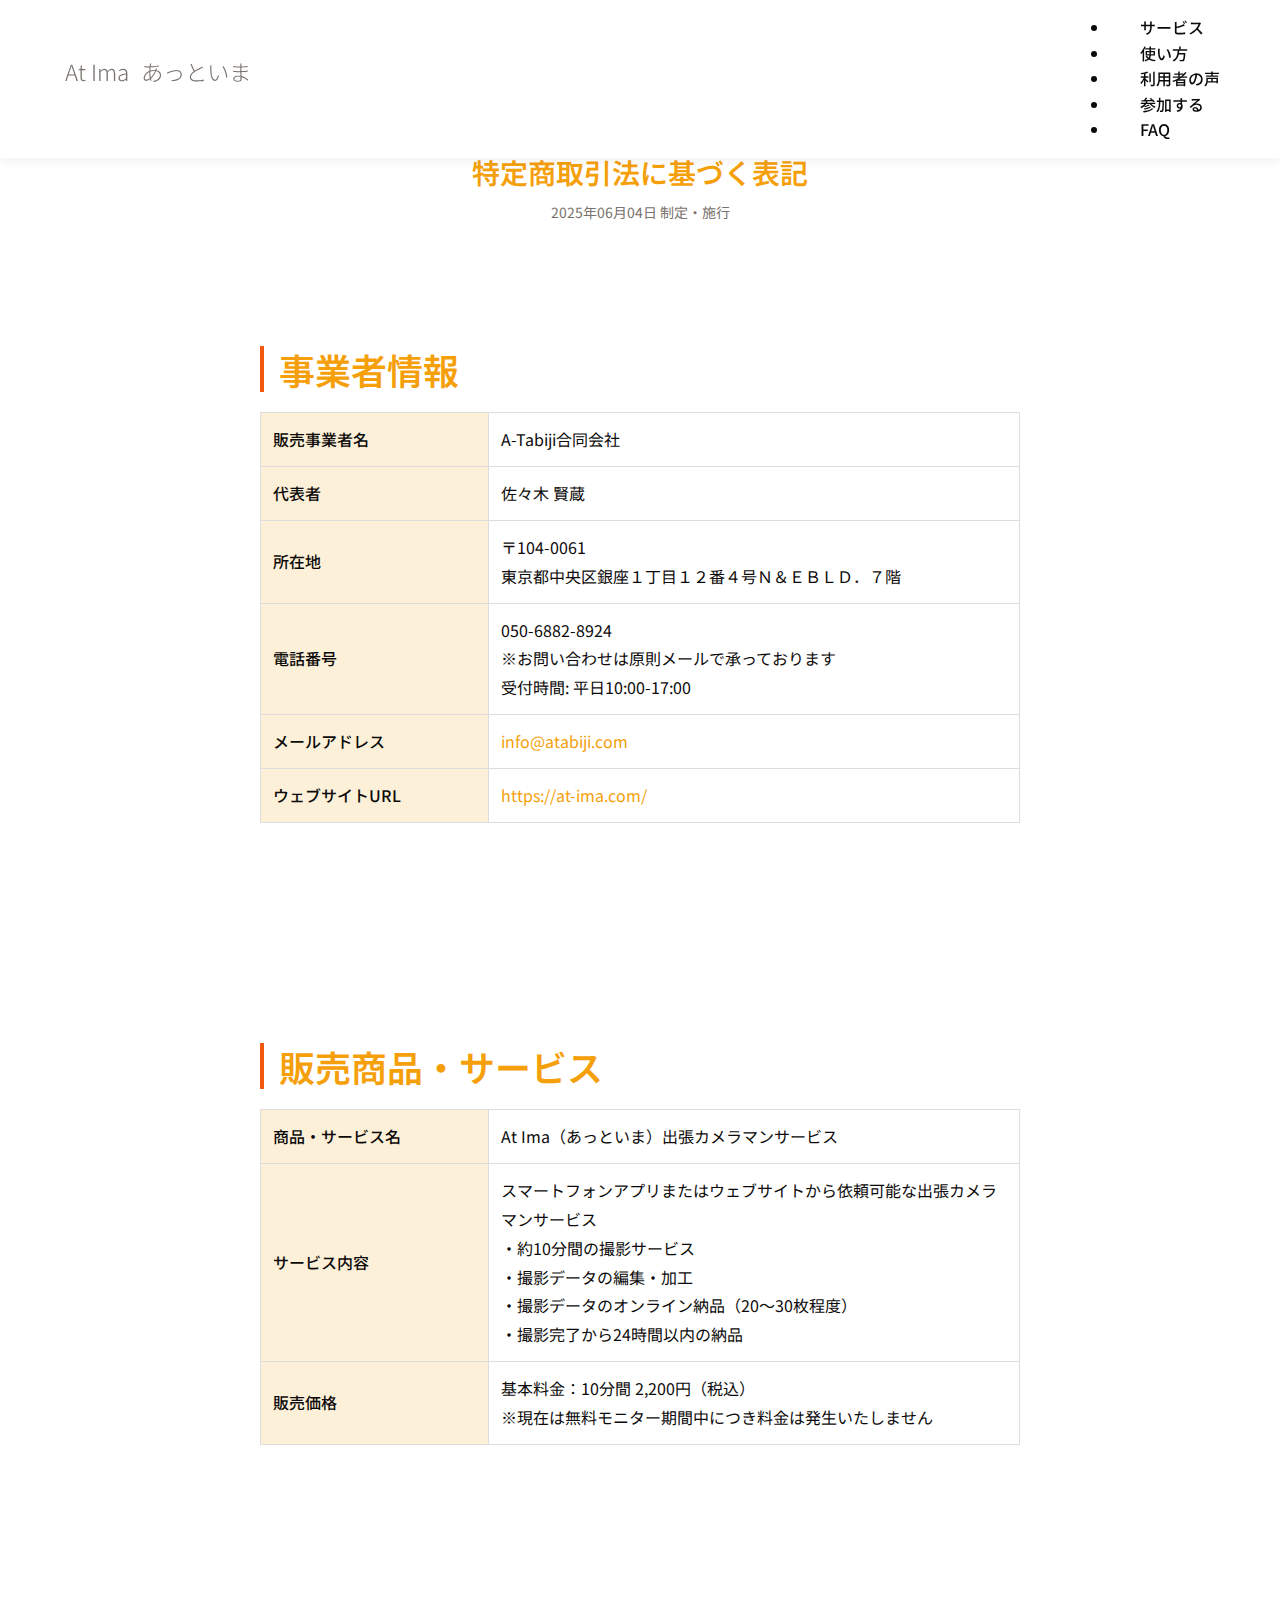
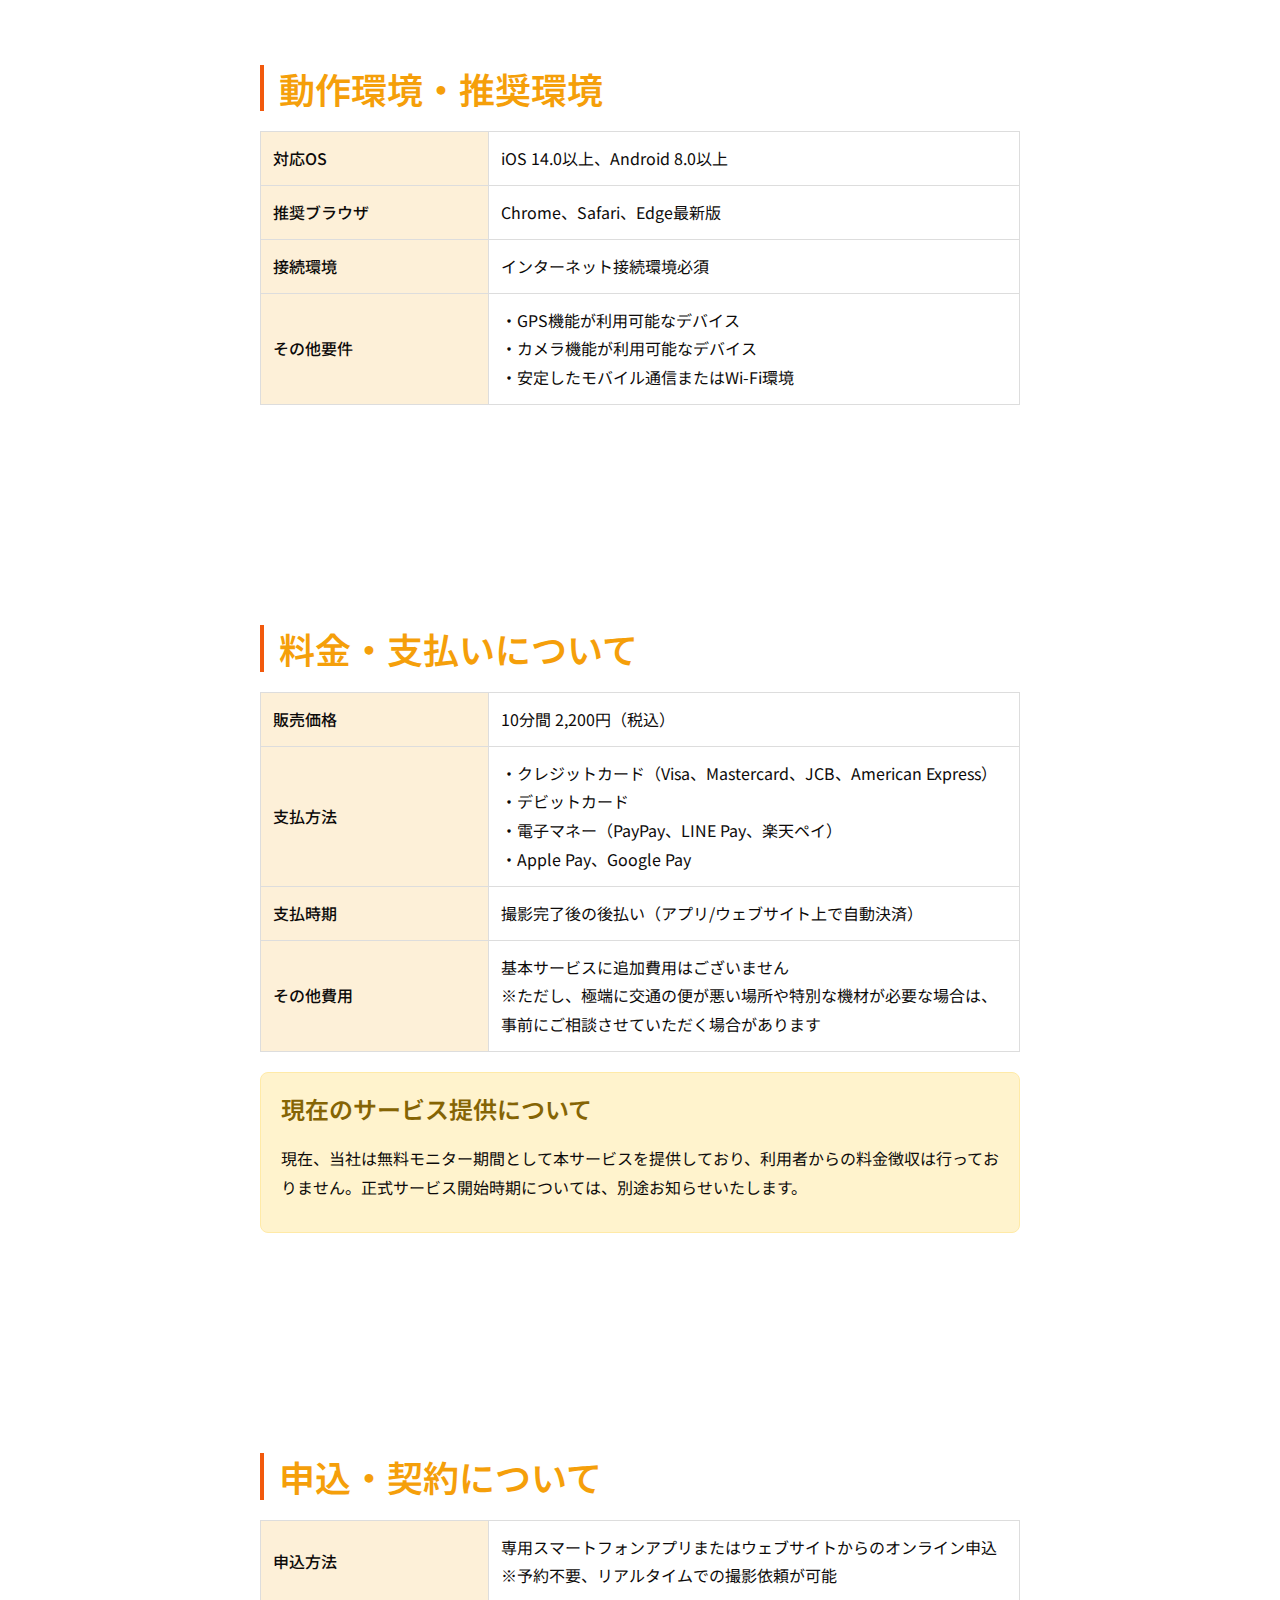
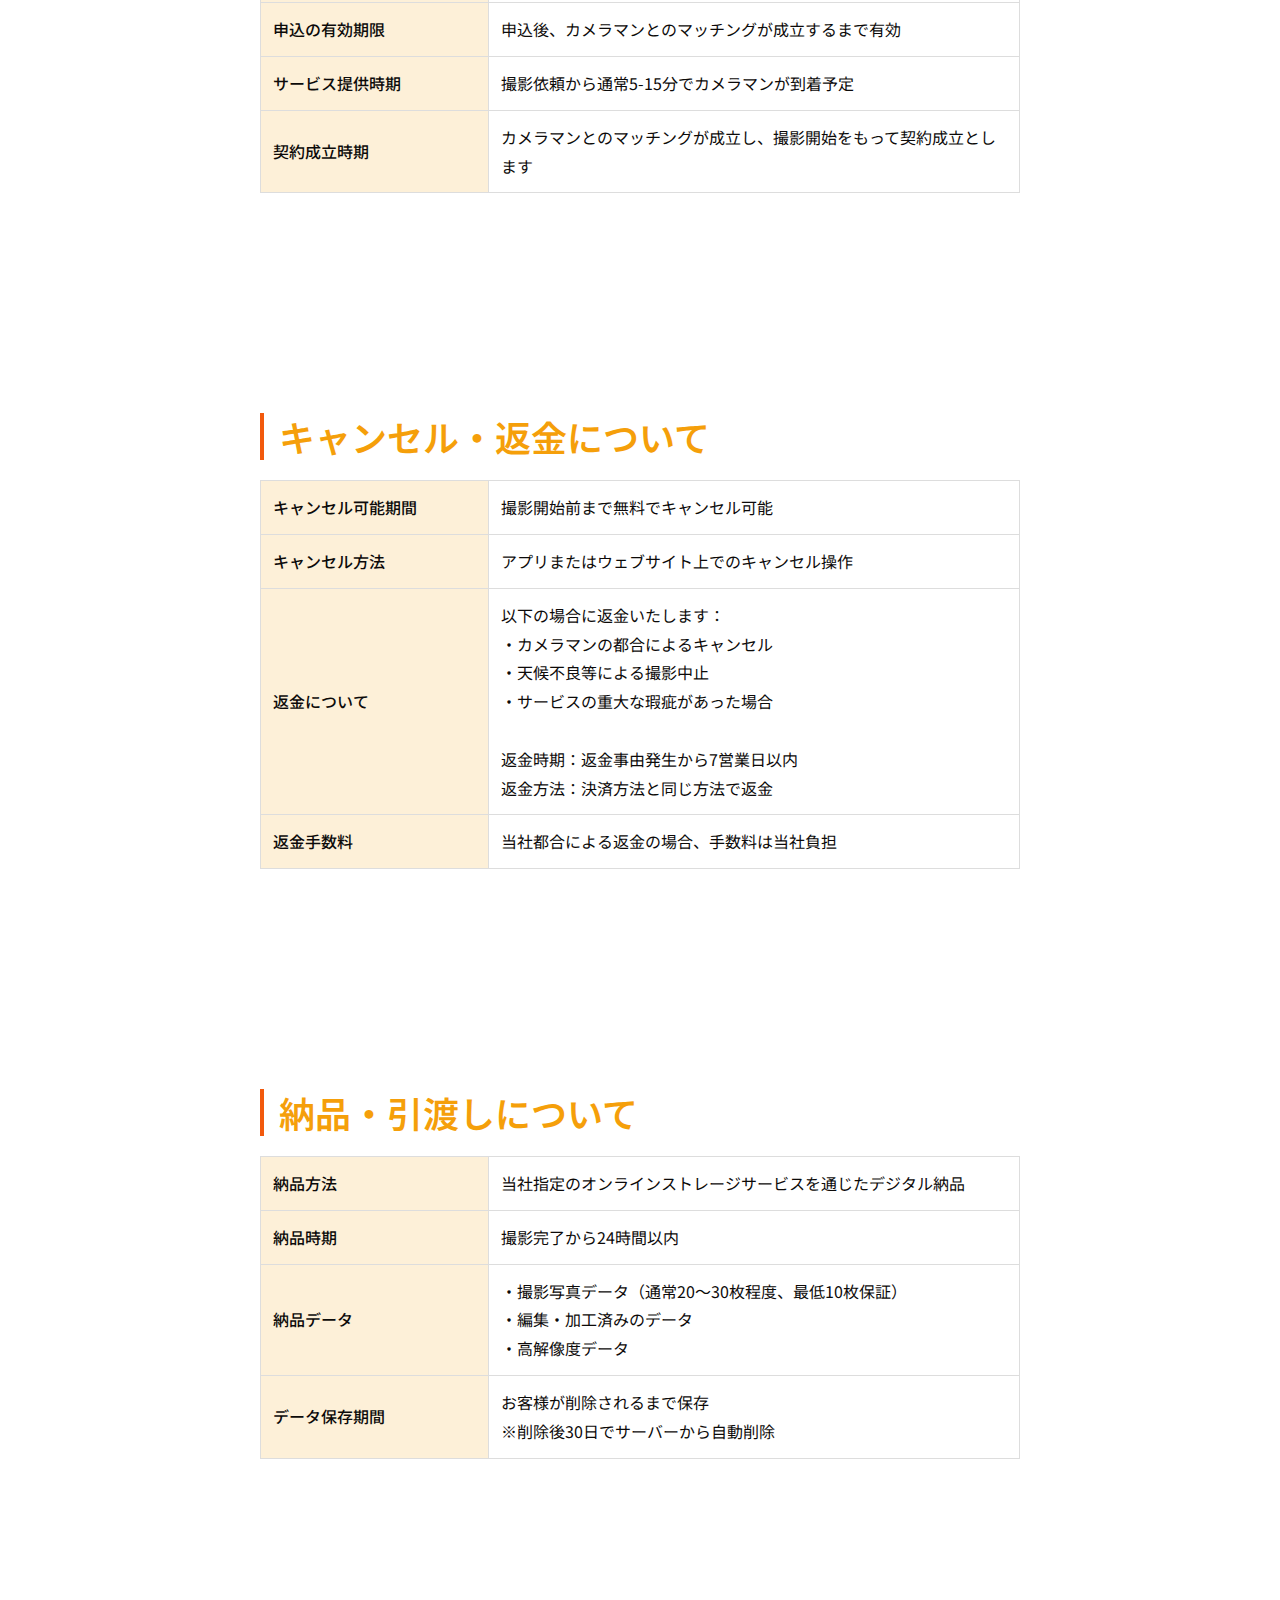
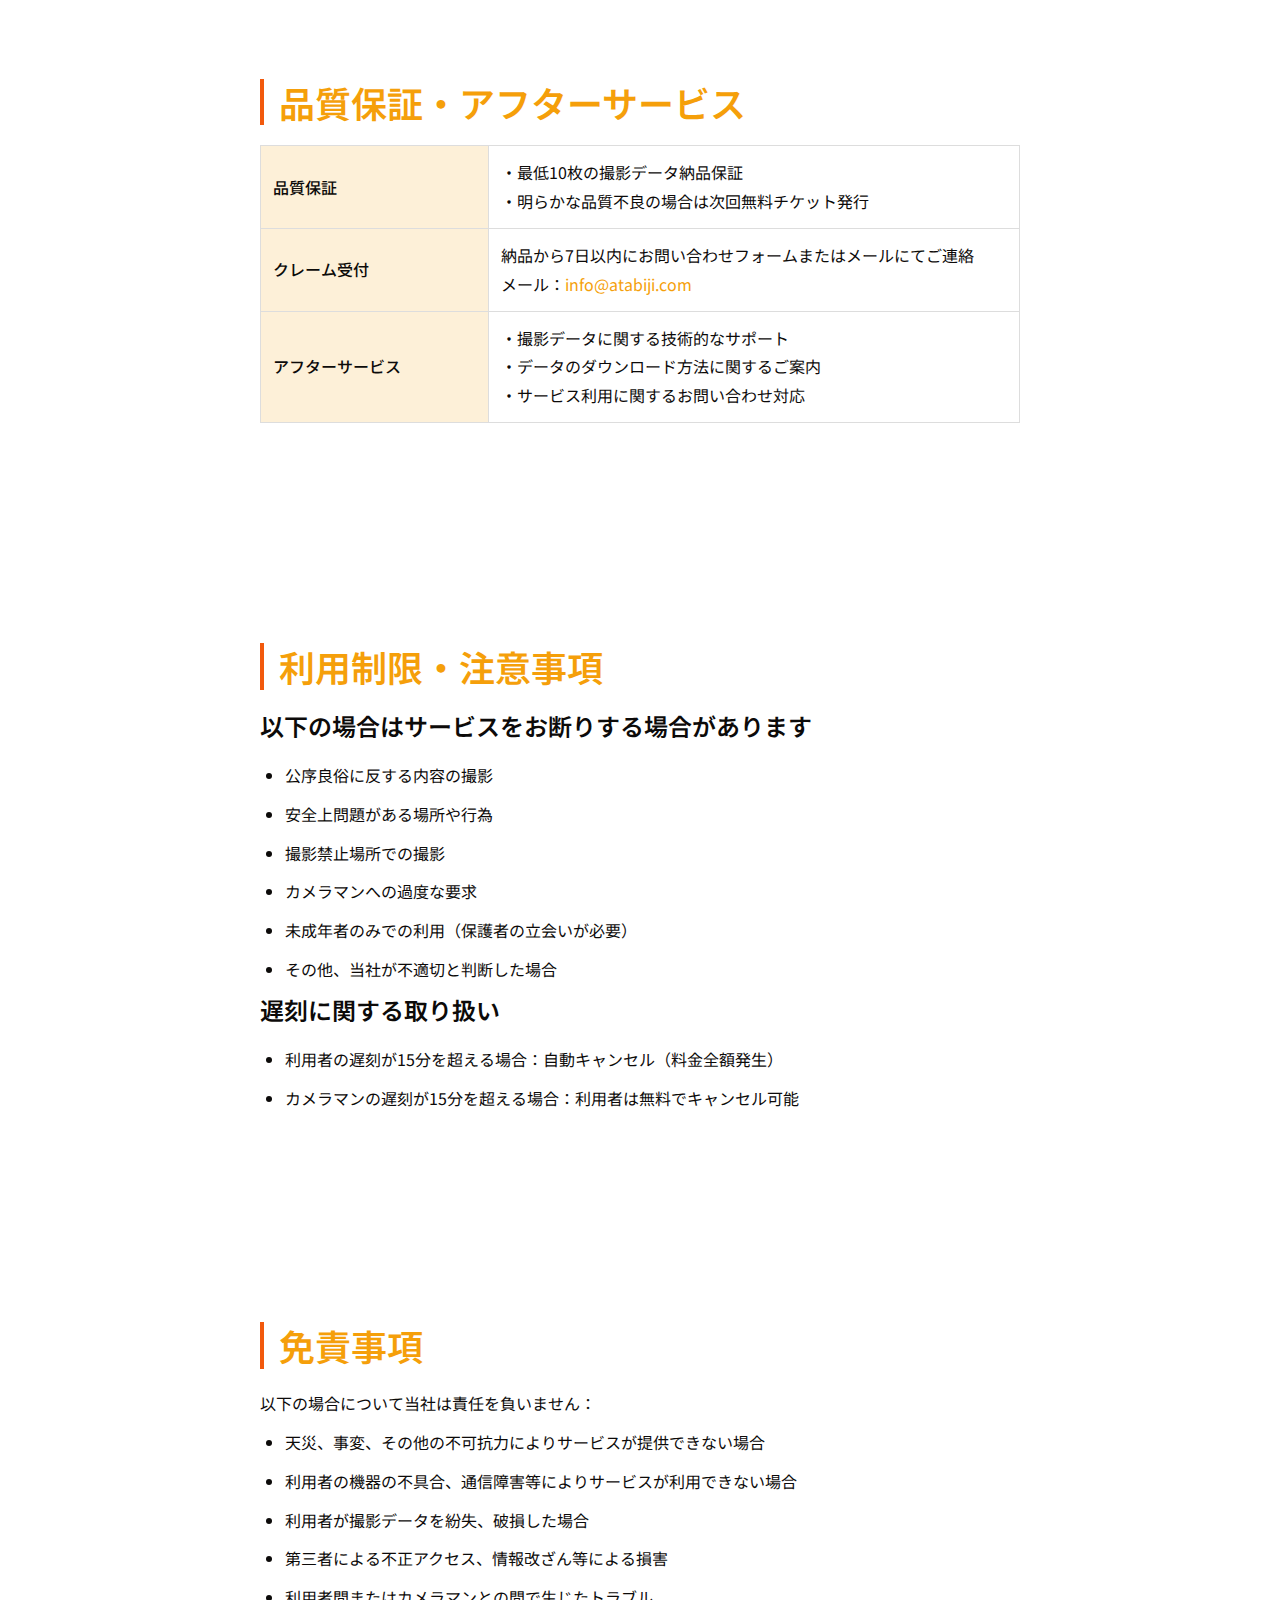
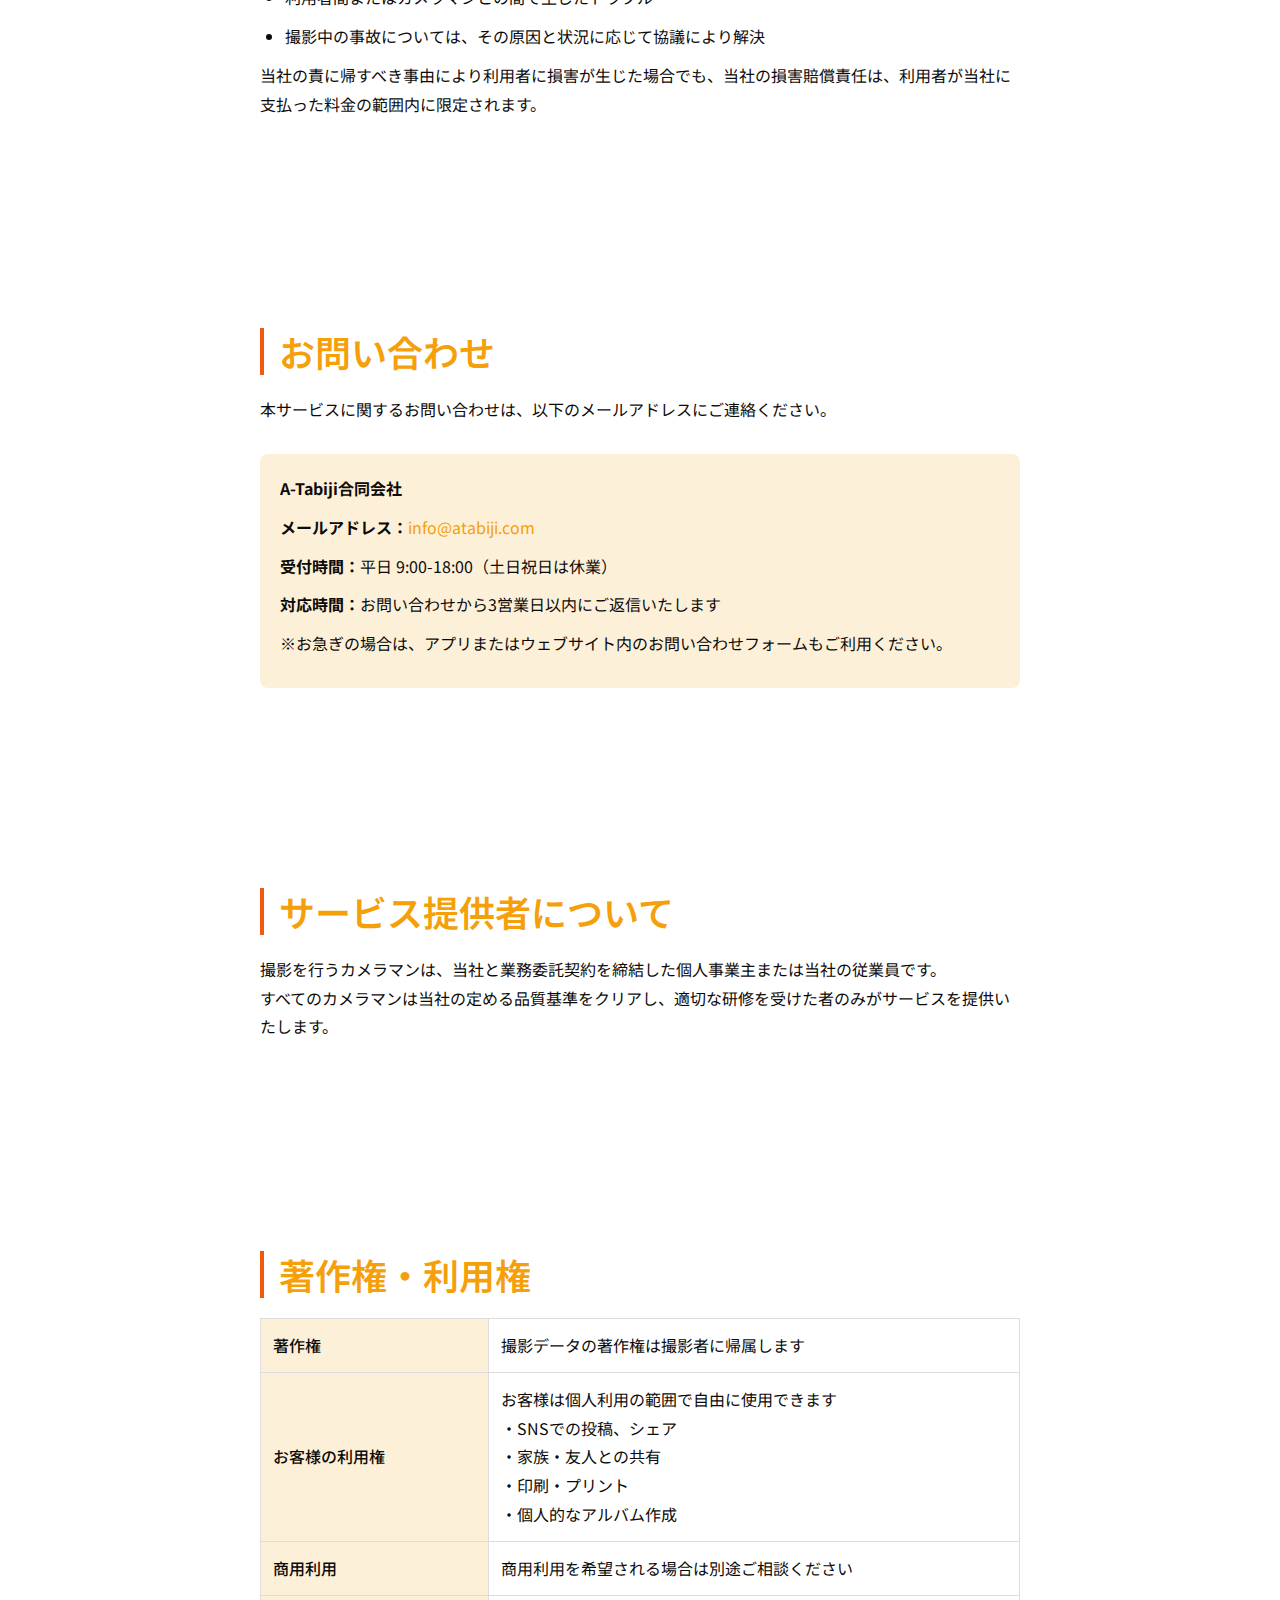
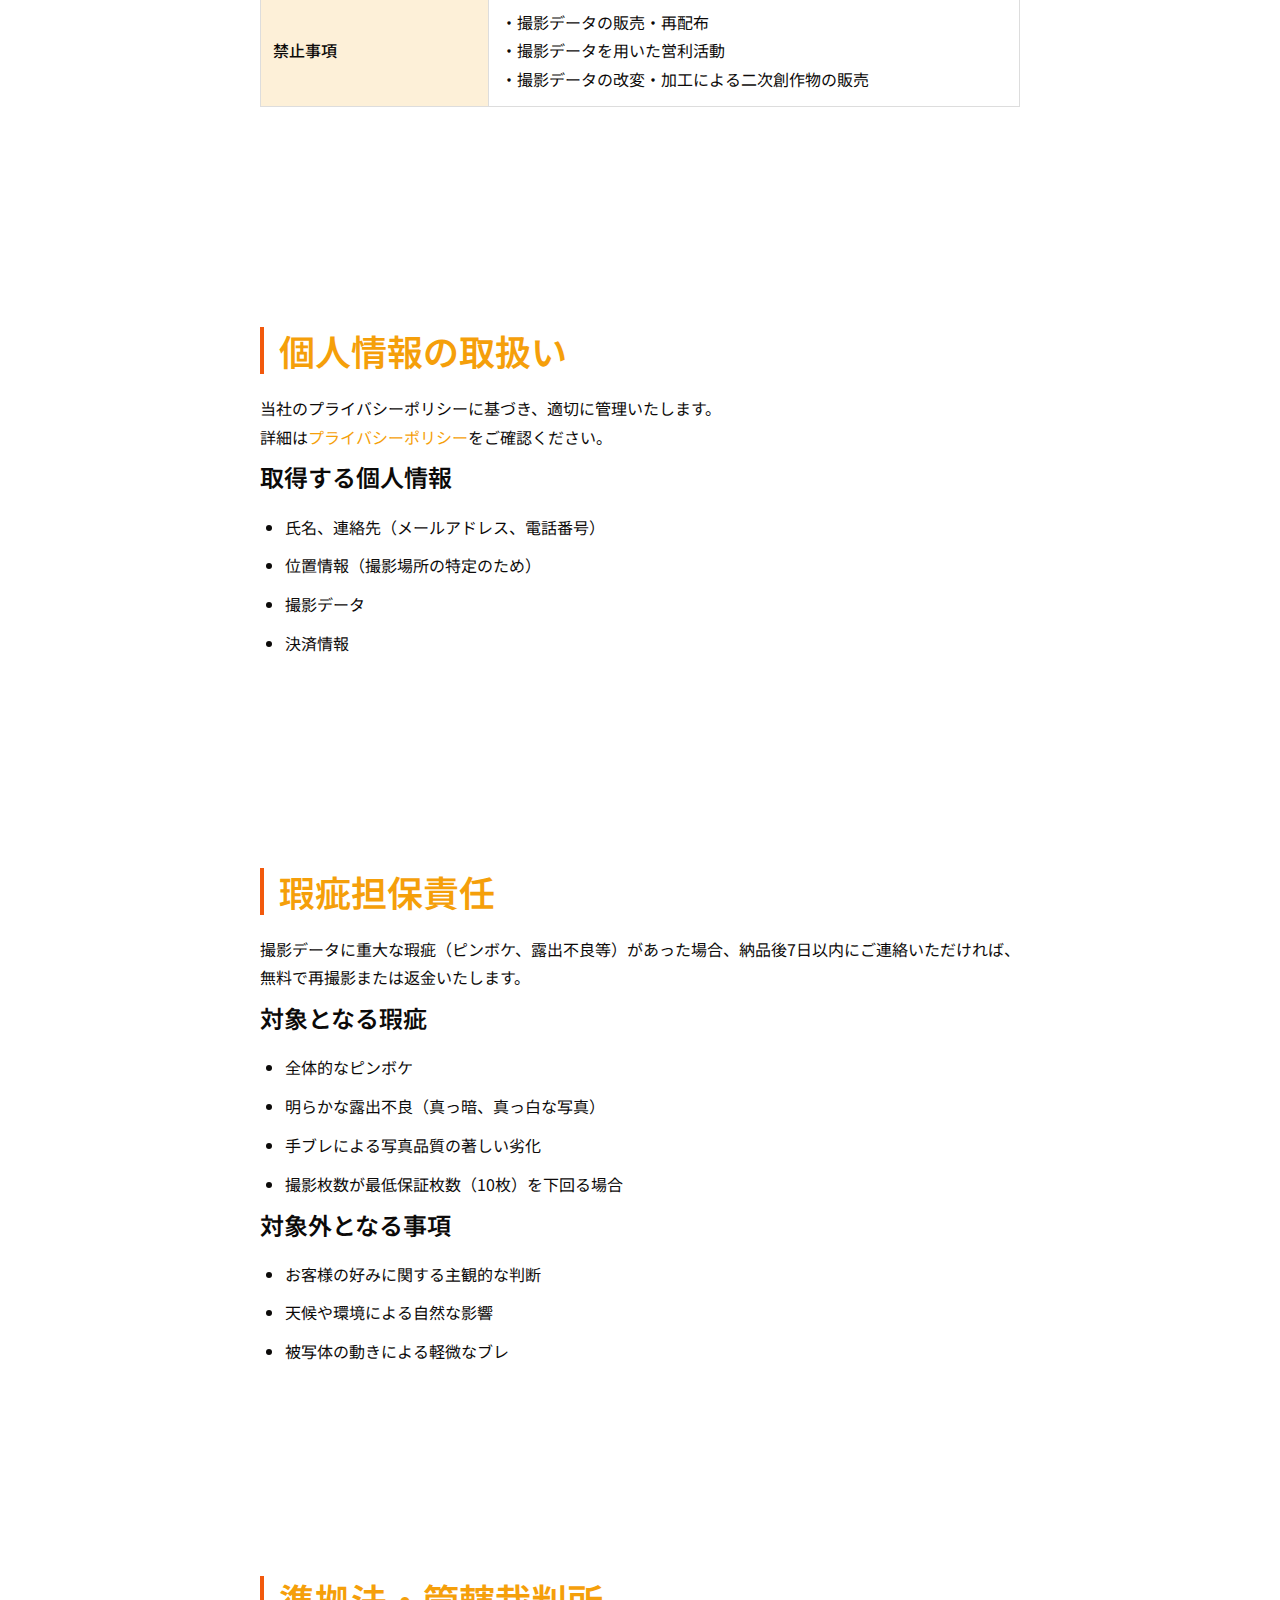
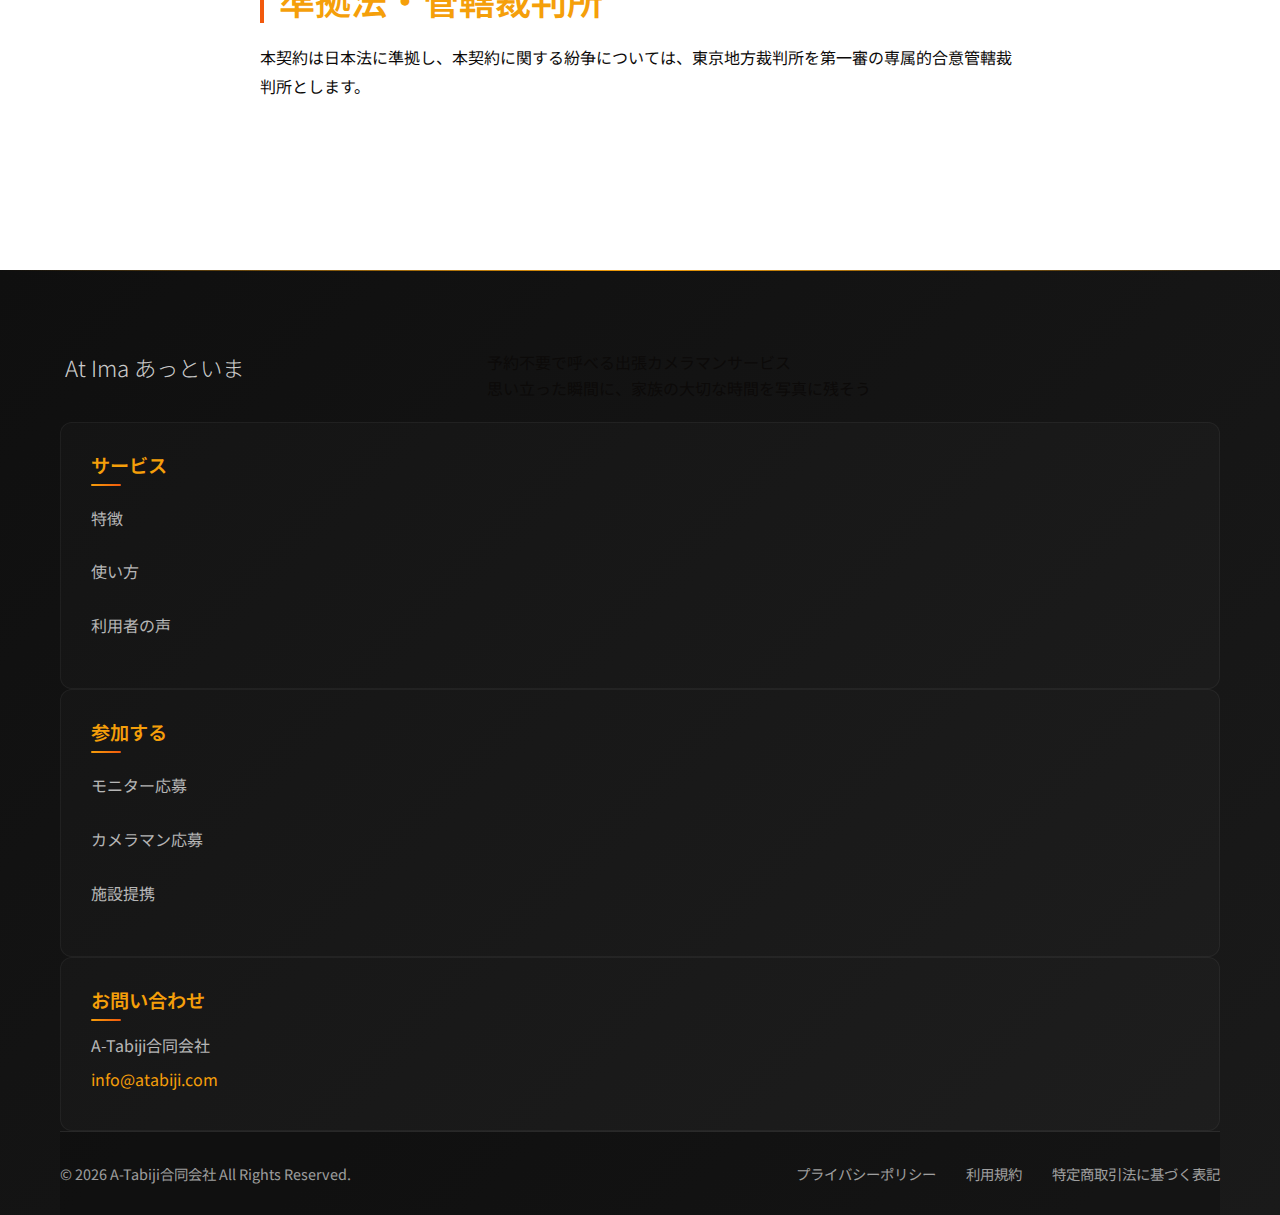
<file: tokusho.html>
<!DOCTYPE html>
<html lang="ja">
  <head>
    <meta charset="UTF-8" />
    <meta name="viewport" content="width=device-width, initial-scale=1.0" />
    <title>特定商取引法に基づく表記 | At Ima（あっといま）</title>
    <link rel="stylesheet" href="css/style-amber.css" />
    <link
      rel="stylesheet"
      href="https://cdnjs.cloudflare.com/ajax/libs/font-awesome/6.0.0/css/all.min.css"
    />
    <link rel="preconnect" href="https://fonts.googleapis.com" />
    <link rel="preconnect" href="https://fonts.gstatic.com" crossorigin />
    <link
      href="https://fonts.googleapis.com/css2?family=Noto+Sans+JP:wght@300;400;500;700&display=swap"
      rel="stylesheet"
    />
    <style>
      .policy-container {
        max-width: 800px;
        margin: 0 auto;
        padding: 40px 20px;
        line-height: 1.8;
      }
      .policy-title {
        text-align: center;
        margin-bottom: 40px;
        color: var(--color-primary);
        border-bottom: 3px solid var(--color-accent);
        padding-bottom: 20px;
      }
      .policy-section {
        margin-bottom: 40px;
      }
      .policy-section h2 {
        color: var(--color-primary);
        border-left: 4px solid var(--color-accent);
        padding-left: 15px;
        margin-bottom: 20px;
      }
      .policy-section h3 {
        color: var(--color-text);
        margin: 20px 0 10px 0;
      }
      .policy-section p,
      .policy-section li {
        margin-bottom: 10px;
      }
      .policy-section ul {
        padding-left: 25px;
      }
      .contact-info {
        background-color: var(--color-amber-100);
        padding: 20px;
        border-radius: 8px;
        margin-top: 30px;
      }
      .back-link {
        display: inline-block;
        margin-bottom: 30px;
        color: var(--color-primary);
        text-decoration: none;
        font-weight: 500;
      }
      .back-link:hover {
        text-decoration: underline;
      }
      .update-date {
        text-align: right;
        color: var(--color-text-muted);
        font-size: 14px;
        margin-bottom: 30px;
      }
      .tokusho-header {
        text-align: center;
        margin-bottom: 40px;
      }
      .tokusho-header h1 {
        margin: 0;
        font-size: 28px;
        color: var(--color-primary);
      }
      .tokusho-header .last-updated {
        margin-top: 10px;
        font-size: 14px;
        color: var(--color-text-muted);
      }
      .tokusho-section {
        margin-bottom: 40px;
      }
      .tokusho-section h2 {
        color: var(--color-primary);
        border-left: 4px solid var(--color-accent);
        padding-left: 15px;
        margin-bottom: 20px;
      }
      .tokusho-section p,
      .tokusho-section li {
        margin-bottom: 10px;
      }
      .tokusho-section ul {
        padding-left: 25px;
      }
      .info-table {
        width: 100%;
        border-collapse: collapse;
        margin: 20px 0;
      }
      .info-table th,
      .info-table td {
        border: 1px solid #ddd;
        padding: 12px;
        text-align: left;
      }
      .info-table th {
        background-color: var(--color-amber-100);
        font-weight: 500;
        width: 30%;
      }
      .important-notice {
        background-color: #fff3cd;
        border: 1px solid #ffeaa7;
        border-radius: 8px;
        padding: 20px;
        margin: 20px 0;
      }
      .important-notice h3 {
        margin-top: 0;
        color: #856404;
      }
    </style>
  </head>
  <body>
    <header>
      <div class="container header-container">
        <div class="logo">
          <a href="index.html">
            <span class="logo-text">At Ima</span>
            <span class="logo-sub">あっといま</span>
          </a>
        </div>
        <nav class="nav-menu">
          <ul>
            <li><a href="index.html#features">サービス</a></li>
            <li><a href="index.html#how">使い方</a></li>
            <li><a href="index.html#voices">利用者の声</a></li>
            <li><a href="index.html#stakeholders">参加する</a></li>
            <li><a href="index.html#faq">FAQ</a></li>
          </ul>
        </nav>
        <button class="mobile-menu-btn" aria-expanded="false">
          <span></span>
          <span></span>
          <span></span>
        </button>
      </div>
    </header>

    <main>
      <div class="policy-container">
        <a href="index.html" class="back-link">
          <i class="fas fa-arrow-left"></i> トップページに戻る
        </a>

        <div class="update-date">最終更新日：2025年6月4日</div>

        <div class="tokusho-header">
          <h1>特定商取引法に基づく表記</h1>
          <p class="last-updated">2025年06月04日 制定・施行</p>
        </div>

        <!-- ============ 事業者情報 ============ -->
        <section class="tokusho-section" id="business-info">
          <h2>事業者情報</h2>
          <table class="info-table">
            <tr>
              <th>販売事業者名</th>
              <td>A-Tabiji合同会社</td>
            </tr>
            <tr>
              <th>代表者</th>
              <td>佐々木 賢蔵</td>
            </tr>
            <tr>
              <th>所在地</th>
              <td>
                〒104-0061<br />東京都中央区銀座１丁目１２番４号Ｎ＆ＥＢＬＤ．７階
              </td>
            </tr>
            <tr>
              <th>電話番号</th>
              <td>
                050-6882-8924<br />
                ※お問い合わせは原則メールで承っております<br />
                受付時間: 平日10:00-17:00
              </td>
            </tr>
            <tr>
              <th>メールアドレス</th>
              <td><a href="mailto:info@atabiji.com">info@atabiji.com</a></td>
            </tr>
            <tr>
              <th>ウェブサイトURL</th>
              <td><a href="https://at-ima.com/">https://at-ima.com/</a></td>
            </tr>
          </table>
        </section>

        <!-- ============ 販売商品・サービス ============ -->
        <section class="tokusho-section" id="service-info">
          <h2>販売商品・サービス</h2>
          <table class="info-table">
            <tr>
              <th>商品・サービス名</th>
              <td>At Ima（あっといま）出張カメラマンサービス</td>
            </tr>
            <tr>
              <th>サービス内容</th>
              <td>
                スマートフォンアプリまたはウェブサイトから依頼可能な出張カメラマンサービス<br />
                ・約10分間の撮影サービス<br />
                ・撮影データの編集・加工<br />
                ・撮影データのオンライン納品（20〜30枚程度）<br />
                ・撮影完了から24時間以内の納品
              </td>
            </tr>
            <tr>
              <th>販売価格</th>
              <td>
                基本料金：10分間 2,200円（税込）<br />
                ※現在は無料モニター期間中につき料金は発生いたしません
              </td>
            </tr>
          </table>
        </section>

        <!-- ============ 動作環境・推奨環境 ============ -->
        <section class="tokusho-section" id="system-requirements">
          <h2>動作環境・推奨環境</h2>
          <table class="info-table">
            <tr>
              <th>対応OS</th>
              <td>iOS 14.0以上、Android 8.0以上</td>
            </tr>
            <tr>
              <th>推奨ブラウザ</th>
              <td>Chrome、Safari、Edge最新版</td>
            </tr>
            <tr>
              <th>接続環境</th>
              <td>インターネット接続環境必須</td>
            </tr>
            <tr>
              <th>その他要件</th>
              <td>
                ・GPS機能が利用可能なデバイス<br />
                ・カメラ機能が利用可能なデバイス<br />
                ・安定したモバイル通信またはWi-Fi環境
              </td>
            </tr>
          </table>
        </section>

        <!-- ============ 料金・支払い ============ -->
        <section class="tokusho-section" id="payment-info">
          <h2>料金・支払いについて</h2>
          <table class="info-table">
            <tr>
              <th>販売価格</th>
              <td>10分間 2,200円（税込）</td>
            </tr>
            <tr>
              <th>支払方法</th>
              <td>
                ・クレジットカード（Visa、Mastercard、JCB、American Express）<br />
                ・デビットカード<br />
                ・電子マネー（PayPay、LINE Pay、楽天ペイ）<br />
                ・Apple Pay、Google Pay
              </td>
            </tr>
            <tr>
              <th>支払時期</th>
              <td>撮影完了後の後払い（アプリ/ウェブサイト上で自動決済）</td>
            </tr>
            <tr>
              <th>その他費用</th>
              <td>
                基本サービスに追加費用はございません<br />
                ※ただし、極端に交通の便が悪い場所や特別な機材が必要な場合は、事前にご相談させていただく場合があります
              </td>
            </tr>
          </table>

          <div class="important-notice">
            <h3>現在のサービス提供について</h3>
            <p>
              現在、当社は無料モニター期間として本サービスを提供しており、利用者からの料金徴収は行っておりません。正式サービス開始時期については、別途お知らせいたします。
            </p>
          </div>
        </section>

        <!-- ============ 申込・契約 ============ -->
        <section class="tokusho-section" id="contract-info">
          <h2>申込・契約について</h2>
          <table class="info-table">
            <tr>
              <th>申込方法</th>
              <td>
                専用スマートフォンアプリまたはウェブサイトからのオンライン申込<br />
                ※予約不要、リアルタイムでの撮影依頼が可能
              </td>
            </tr>
            <tr>
              <th>申込の有効期限</th>
              <td>申込後、カメラマンとのマッチングが成立するまで有効</td>
            </tr>
            <tr>
              <th>サービス提供時期</th>
              <td>撮影依頼から通常5-15分でカメラマンが到着予定</td>
            </tr>
            <tr>
              <th>契約成立時期</th>
              <td>
                カメラマンとのマッチングが成立し、撮影開始をもって契約成立とします
              </td>
            </tr>
          </table>
        </section>

        <!-- ============ キャンセル・返金 ============ -->
        <section class="tokusho-section" id="cancellation-info">
          <h2>キャンセル・返金について</h2>
          <table class="info-table">
            <tr>
              <th>キャンセル可能期間</th>
              <td>撮影開始前まで無料でキャンセル可能</td>
            </tr>
            <tr>
              <th>キャンセル方法</th>
              <td>アプリまたはウェブサイト上でのキャンセル操作</td>
            </tr>
            <tr>
              <th>返金について</th>
              <td>
                以下の場合に返金いたします：<br />
                ・カメラマンの都合によるキャンセル<br />
                ・天候不良等による撮影中止<br />
                ・サービスの重大な瑕疵があった場合<br />
                <br />
                返金時期：返金事由発生から7営業日以内<br />
                返金方法：決済方法と同じ方法で返金
              </td>
            </tr>
            <tr>
              <th>返金手数料</th>
              <td>当社都合による返金の場合、手数料は当社負担</td>
            </tr>
          </table>
        </section>

        <!-- ============ 納品・引渡し ============ -->
        <section class="tokusho-section" id="delivery-info">
          <h2>納品・引渡しについて</h2>
          <table class="info-table">
            <tr>
              <th>納品方法</th>
              <td>
                当社指定のオンラインストレージサービスを通じたデジタル納品
              </td>
            </tr>
            <tr>
              <th>納品時期</th>
              <td>撮影完了から24時間以内</td>
            </tr>
            <tr>
              <th>納品データ</th>
              <td>
                ・撮影写真データ（通常20〜30枚程度、最低10枚保証）<br />
                ・編集・加工済みのデータ<br />
                ・高解像度データ
              </td>
            </tr>
            <tr>
              <th>データ保存期間</th>
              <td>
                お客様が削除されるまで保存<br />
                ※削除後30日でサーバーから自動削除
              </td>
            </tr>
          </table>
        </section>

        <!-- ============ 品質保証・アフターサービス ============ -->
        <section class="tokusho-section" id="quality-info">
          <h2>品質保証・アフターサービス</h2>
          <table class="info-table">
            <tr>
              <th>品質保証</th>
              <td>
                ・最低10枚の撮影データ納品保証<br />
                ・明らかな品質不良の場合は次回無料チケット発行
              </td>
            </tr>
            <tr>
              <th>クレーム受付</th>
              <td>
                納品から7日以内にお問い合わせフォームまたはメールにてご連絡<br />
                メール：<a href="mailto:info@atabiji.com">info@atabiji.com</a>
              </td>
            </tr>
            <tr>
              <th>アフターサービス</th>
              <td>
                ・撮影データに関する技術的なサポート<br />
                ・データのダウンロード方法に関するご案内<br />
                ・サービス利用に関するお問い合わせ対応
              </td>
            </tr>
          </table>
        </section>

        <!-- ============ 利用制限・注意事項 ============ -->
        <section class="tokusho-section" id="restrictions-info">
          <h2>利用制限・注意事項</h2>
          <h3>以下の場合はサービスをお断りする場合があります</h3>
          <ul>
            <li>公序良俗に反する内容の撮影</li>
            <li>安全上問題がある場所や行為</li>
            <li>撮影禁止場所での撮影</li>
            <li>カメラマンへの過度な要求</li>
            <li>未成年者のみでの利用（保護者の立会いが必要）</li>
            <li>その他、当社が不適切と判断した場合</li>
          </ul>

          <h3>遅刻に関する取り扱い</h3>
          <ul>
            <li>
              利用者の遅刻が15分を超える場合：自動キャンセル（料金全額発生）
            </li>
            <li>
              カメラマンの遅刻が15分を超える場合：利用者は無料でキャンセル可能
            </li>
          </ul>
        </section>

        <!-- ============ 免責事項 ============ -->
        <section class="tokusho-section" id="disclaimer-info">
          <h2>免責事項</h2>
          <p>以下の場合について当社は責任を負いません：</p>
          <ul>
            <li>
              天災、事変、その他の不可抗力によりサービスが提供できない場合
            </li>
            <li>
              利用者の機器の不具合、通信障害等によりサービスが利用できない場合
            </li>
            <li>利用者が撮影データを紛失、破損した場合</li>
            <li>第三者による不正アクセス、情報改ざん等による損害</li>
            <li>利用者間またはカメラマンとの間で生じたトラブル</li>
            <li>
              撮影中の事故については、その原因と状況に応じて協議により解決
            </li>
          </ul>
          <p>
            当社の責に帰すべき事由により利用者に損害が生じた場合でも、当社の損害賠償責任は、利用者が当社に支払った料金の範囲内に限定されます。
          </p>
        </section>

        <!-- ============ お問い合わせ ============ -->
        <section class="tokusho-section" id="contact">
          <h2>お問い合わせ</h2>
          <p>
            本サービスに関するお問い合わせは、以下のメールアドレスにご連絡ください。
          </p>

          <div class="contact-info">
            <p><strong>A-Tabiji合同会社</strong></p>
            <p>
              <strong>メールアドレス：</strong
              ><a href="mailto:info@atabiji.com">info@atabiji.com</a>
            </p>
            <p><strong>受付時間：</strong>平日 9:00-18:00（土日祝日は休業）</p>
            <p>
              <strong>対応時間：</strong
              >お問い合わせから3営業日以内にご返信いたします
            </p>
            <p>
              ※お急ぎの場合は、アプリまたはウェブサイト内のお問い合わせフォームもご利用ください。
            </p>
          </div>
        </section>

        <!-- ============ サービス提供者について ============ -->
        <section class="tokusho-section" id="service-provider">
          <h2>サービス提供者について</h2>
          <p>
            撮影を行うカメラマンは、当社と業務委託契約を締結した個人事業主または当社の従業員です。<br />
            すべてのカメラマンは当社の定める品質基準をクリアし、適切な研修を受けた者のみがサービスを提供いたします。
          </p>
        </section>

        <!-- ============ 著作権・利用権 ============ -->
        <section class="tokusho-section" id="copyright">
          <h2>著作権・利用権</h2>
          <table class="info-table">
            <tr>
              <th>著作権</th>
              <td>撮影データの著作権は撮影者に帰属します</td>
            </tr>
            <tr>
              <th>お客様の利用権</th>
              <td>
                お客様は個人利用の範囲で自由に使用できます<br />
                ・SNSでの投稿、シェア<br />
                ・家族・友人との共有<br />
                ・印刷・プリント<br />
                ・個人的なアルバム作成
              </td>
            </tr>
            <tr>
              <th>商用利用</th>
              <td>商用利用を希望される場合は別途ご相談ください</td>
            </tr>
            <tr>
              <th>禁止事項</th>
              <td>
                ・撮影データの販売・再配布<br />
                ・撮影データを用いた営利活動<br />
                ・撮影データの改変・加工による二次創作物の販売
              </td>
            </tr>
          </table>
        </section>

        <!-- ============ 個人情報の取扱い ============ -->
        <section class="tokusho-section" id="privacy">
          <h2>個人情報の取扱い</h2>
          <p>
            当社のプライバシーポリシーに基づき、適切に管理いたします。<br />
            詳細は<a href="privacy-policy.html">プライバシーポリシー</a
            >をご確認ください。
          </p>
          <h3>取得する個人情報</h3>
          <ul>
            <li>氏名、連絡先（メールアドレス、電話番号）</li>
            <li>位置情報（撮影場所の特定のため）</li>
            <li>撮影データ</li>
            <li>決済情報</li>
          </ul>
        </section>

        <!-- ============ 瑕疵担保責任 ============ -->
        <section class="tokusho-section" id="warranty">
          <h2>瑕疵担保責任</h2>
          <p>
            撮影データに重大な瑕疵（ピンボケ、露出不良等）があった場合、納品後7日以内にご連絡いただければ、無料で再撮影または返金いたします。
          </p>
          <h3>対象となる瑕疵</h3>
          <ul>
            <li>全体的なピンボケ</li>
            <li>明らかな露出不良（真っ暗、真っ白な写真）</li>
            <li>手ブレによる写真品質の著しい劣化</li>
            <li>撮影枚数が最低保証枚数（10枚）を下回る場合</li>
          </ul>
          <h3>対象外となる事項</h3>
          <ul>
            <li>お客様の好みに関する主観的な判断</li>
            <li>天候や環境による自然な影響</li>
            <li>被写体の動きによる軽微なブレ</li>
          </ul>
        </section>

        <!-- ============ 準拠法・管轄裁判所 ============ -->
        <section class="tokusho-section" id="jurisdiction">
          <h2>準拠法・管轄裁判所</h2>
          <p>
            本契約は日本法に準拠し、本契約に関する紛争については、東京地方裁判所を第一審の専属的合意管轄裁判所とします。
          </p>
        </section>
      </div>
    </main>

    <footer>
      <div class="container">
        <div class="footer-content">
          <div class="footer-main">
            <div class="footer-logo">
              <span class="logo-text">At Ima</span>
              <span class="logo-sub">あっといま</span>
            </div>
            <p class="footer-description">
              予約不要で呼べる出張カメラマンサービス<br />
              思い立った瞬間に、家族の大切な時間を写真に残そう
            </p>
          </div>

          <div class="footer-links">
            <div class="footer-links-group">
              <h4>サービス</h4>
              <ul class="footer-links">
                <li><a href="index.html#features">特徴</a></li>
                <li><a href="index.html#how">使い方</a></li>
                <li><a href="index.html#voices">利用者の声</a></li>
              </ul>
            </div>

            <div class="footer-links-group">
              <h4>参加する</h4>
              <ul class="footer-links">
                <li><a href="index.html#stakeholders">モニター応募</a></li>
                <li><a href="index.html#stakeholders">カメラマン応募</a></li>
                <li><a href="index.html#stakeholders">施設提携</a></li>
              </ul>
            </div>

            <div class="footer-links-group">
              <h4>お問い合わせ</h4>
              <address class="footer-contact">
                A-Tabiji合同会社<br />
                <a href="mailto:info@atabiji.com">info@atabiji.com</a>
              </address>
            </div>
          </div>
        </div>

        <div class="footer-bottom">
          <p class="copyright">
            &copy; <span id="current-year"></span> A-Tabiji合同会社 All Rights
            Reserved.
          </p>
          <div class="footer-bottom-links">
            <a href="privacy-policy.html">プライバシーポリシー</a>
            <a href="terms-of-service.html">利用規約</a>
            <a href="tokusho.html">特定商取引法に基づく表記</a>
          </div>
        </div>
      </div>
    </footer>

    <script>
      document.getElementById("current-year").textContent = new Date()
        .getFullYear()
        .toString();
    </script>
  </body>
</html>
</file>
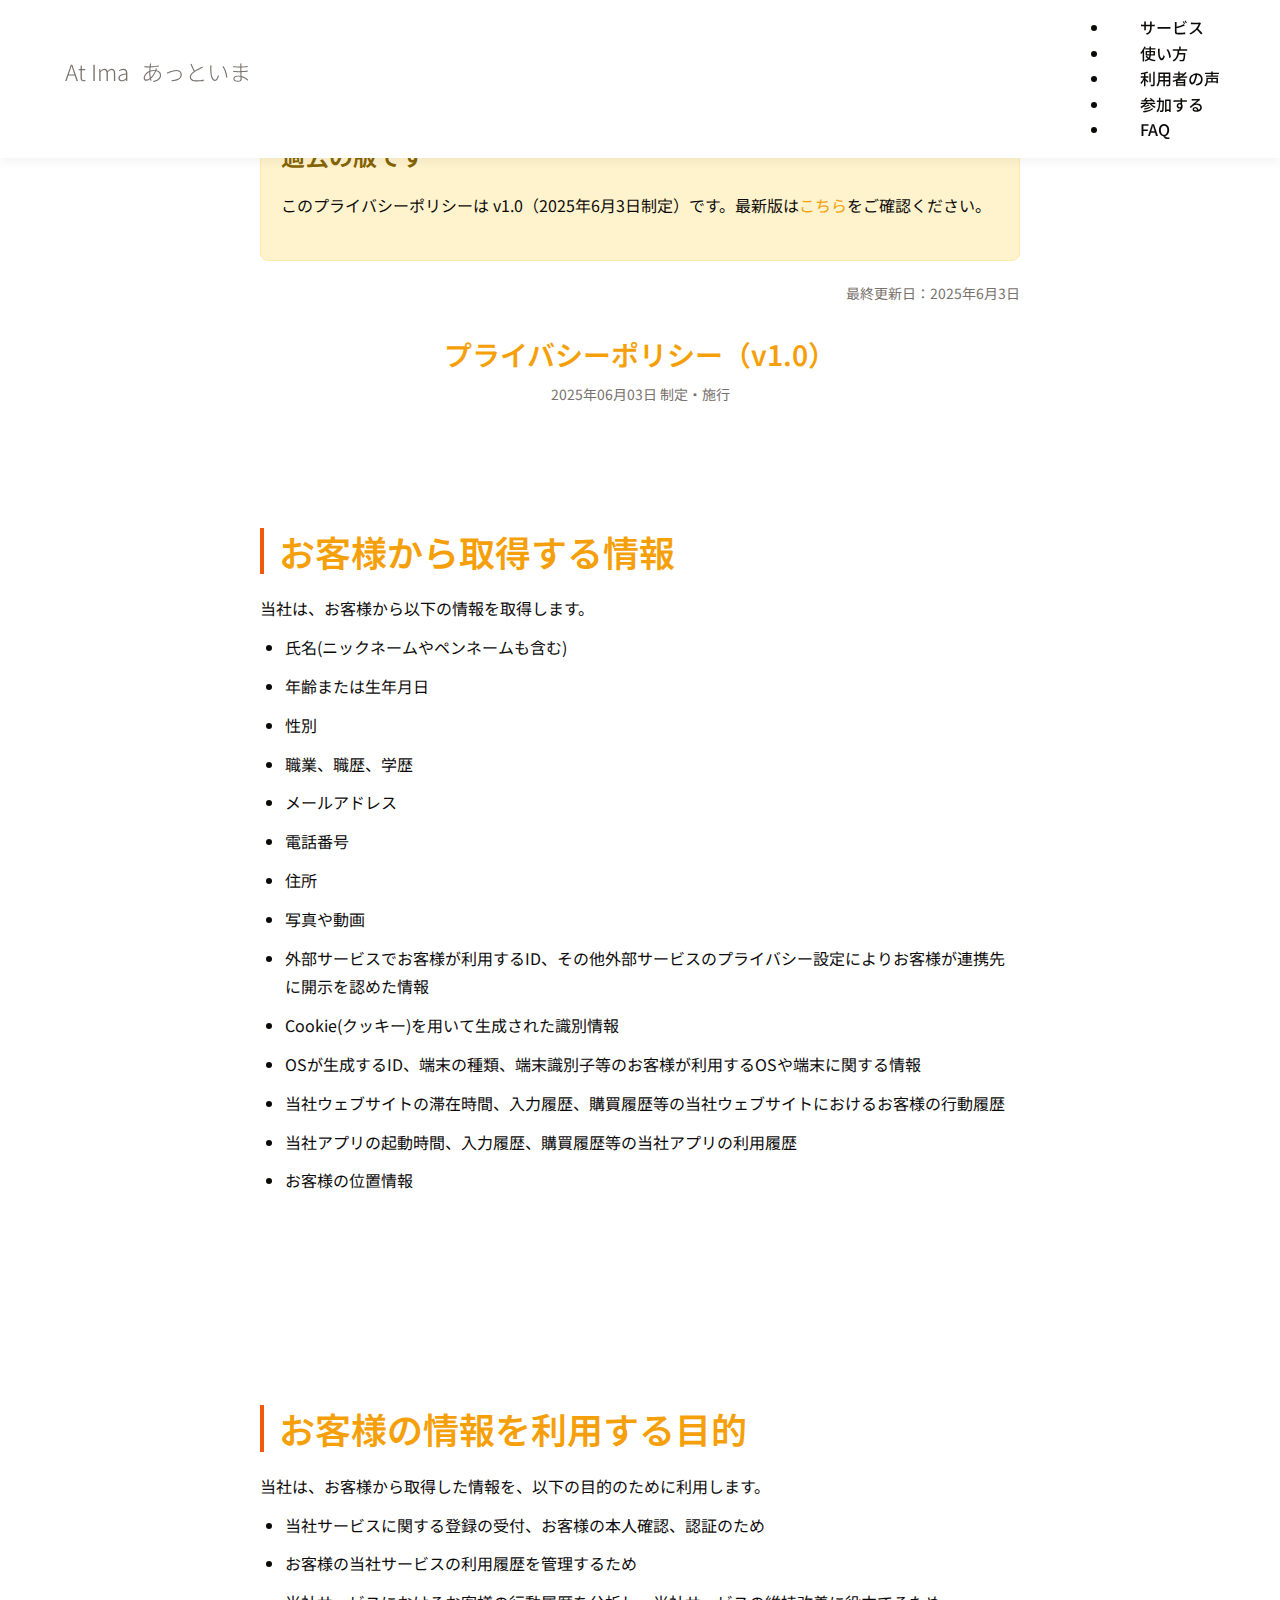
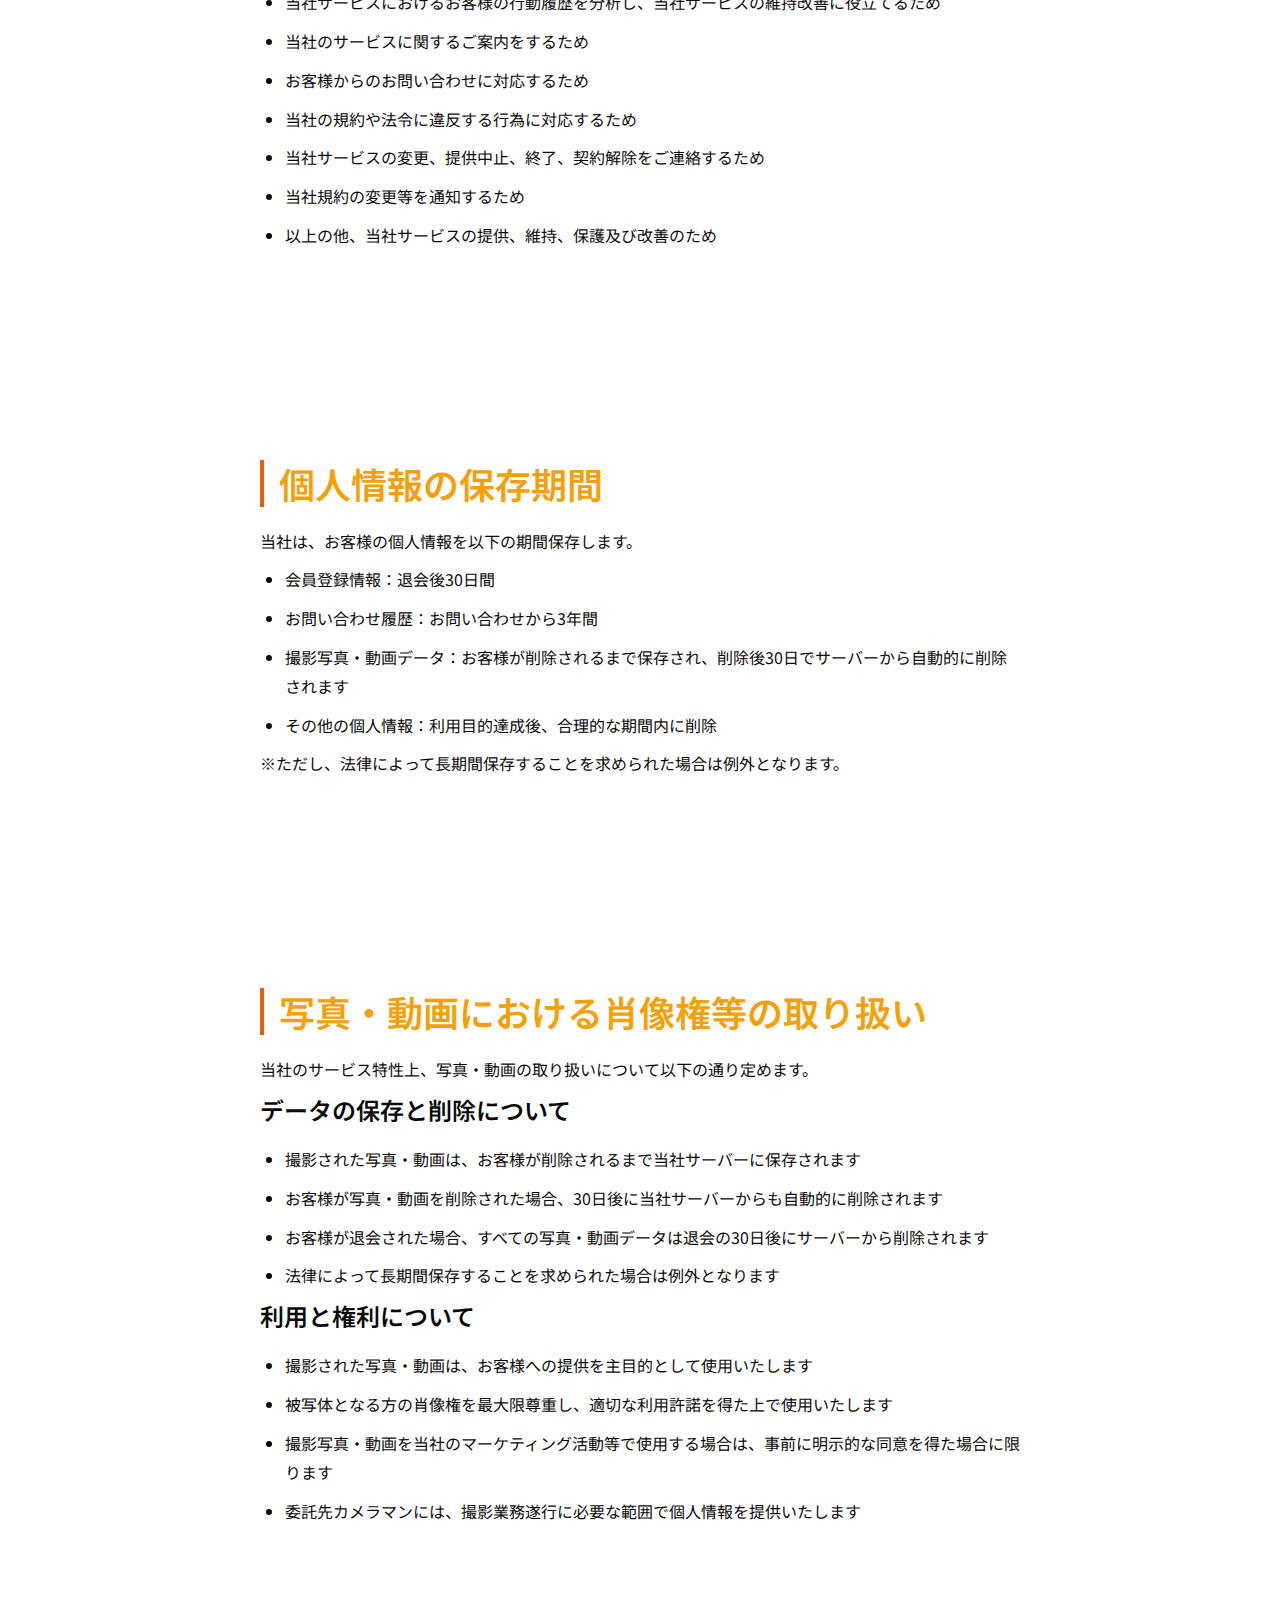
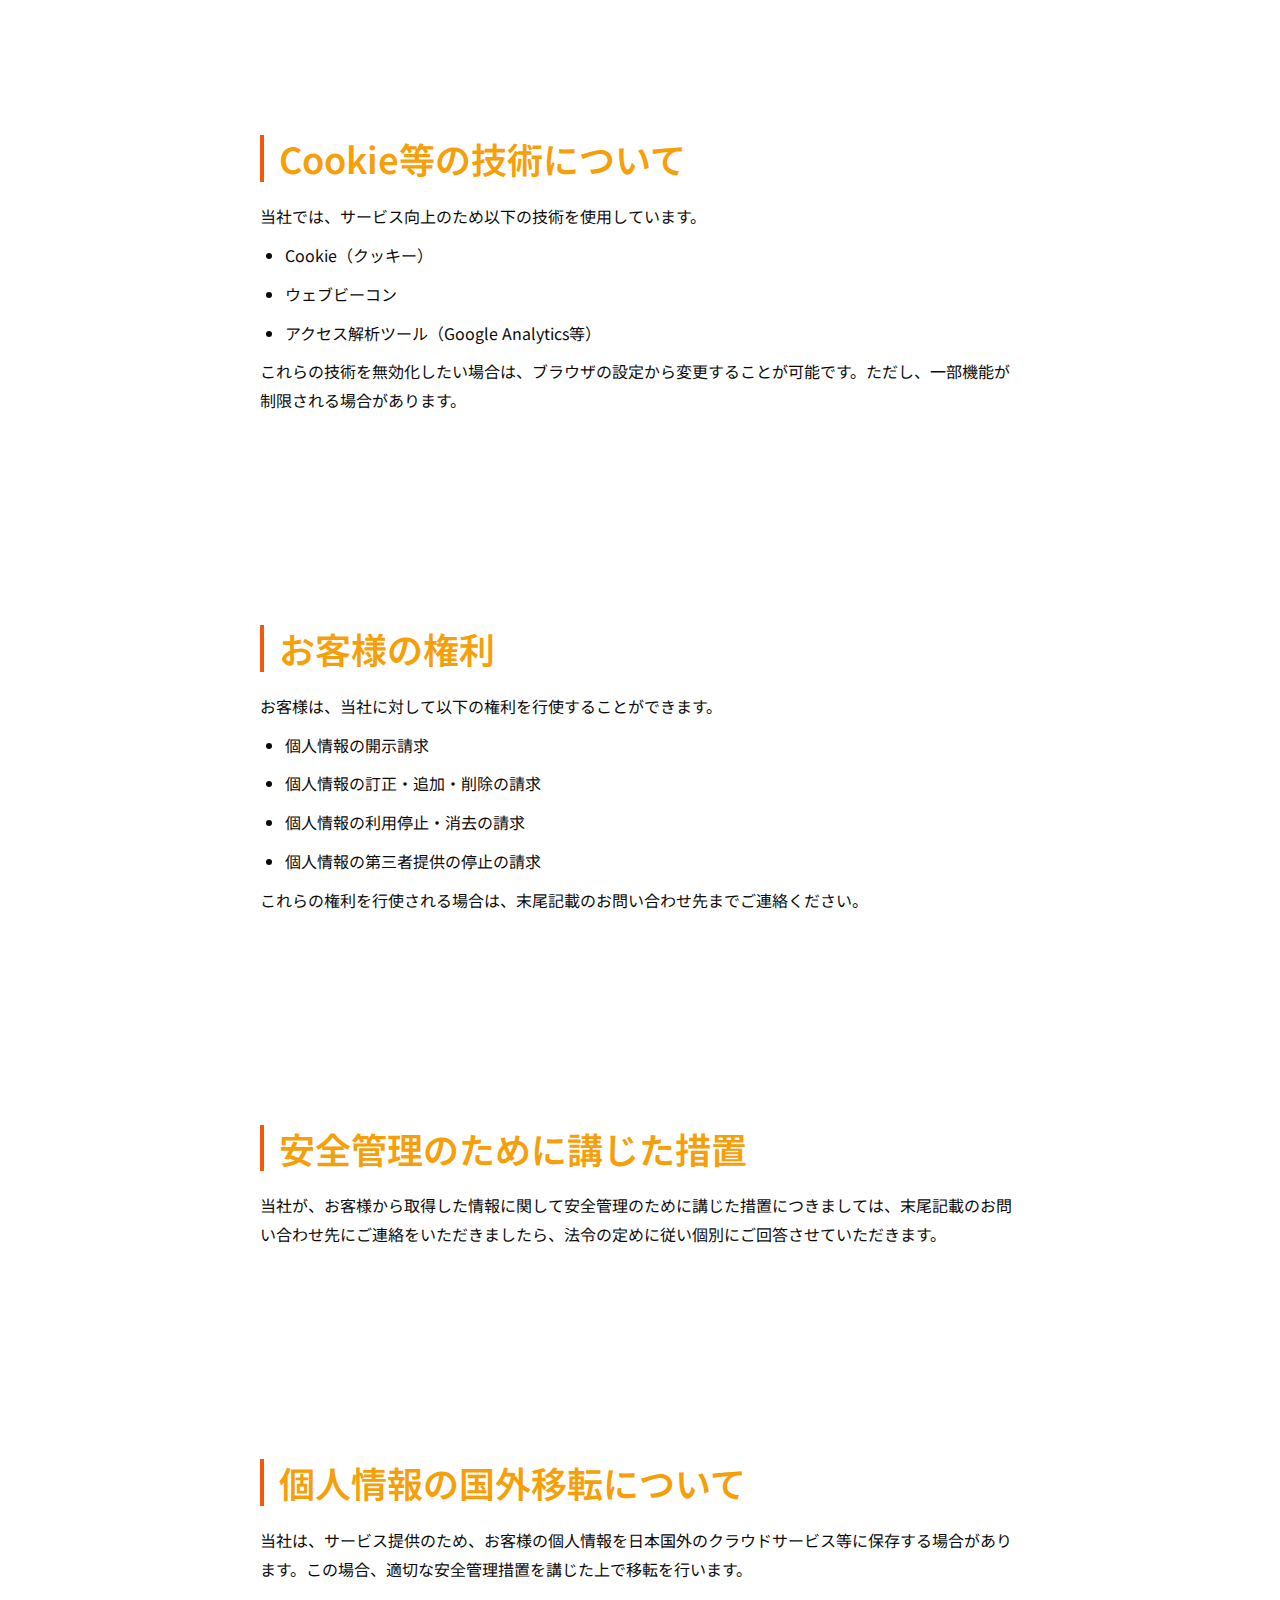
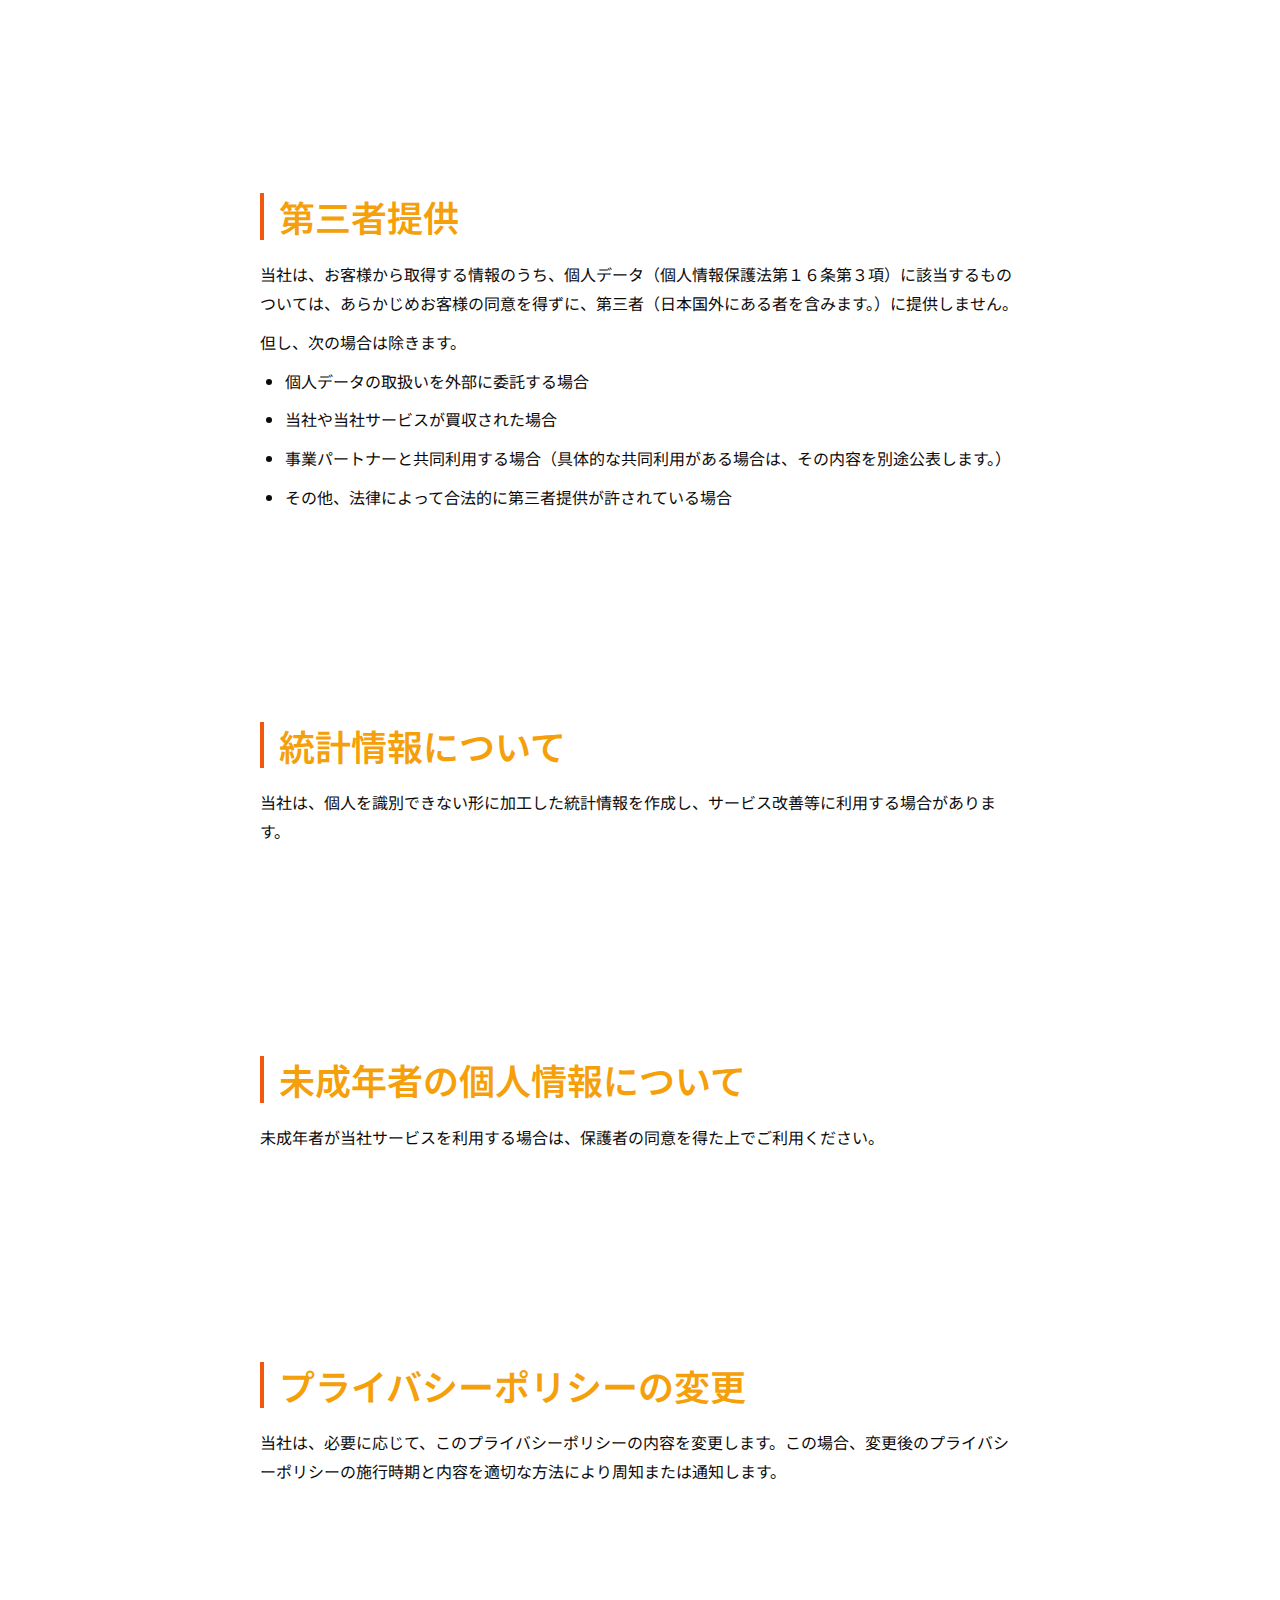
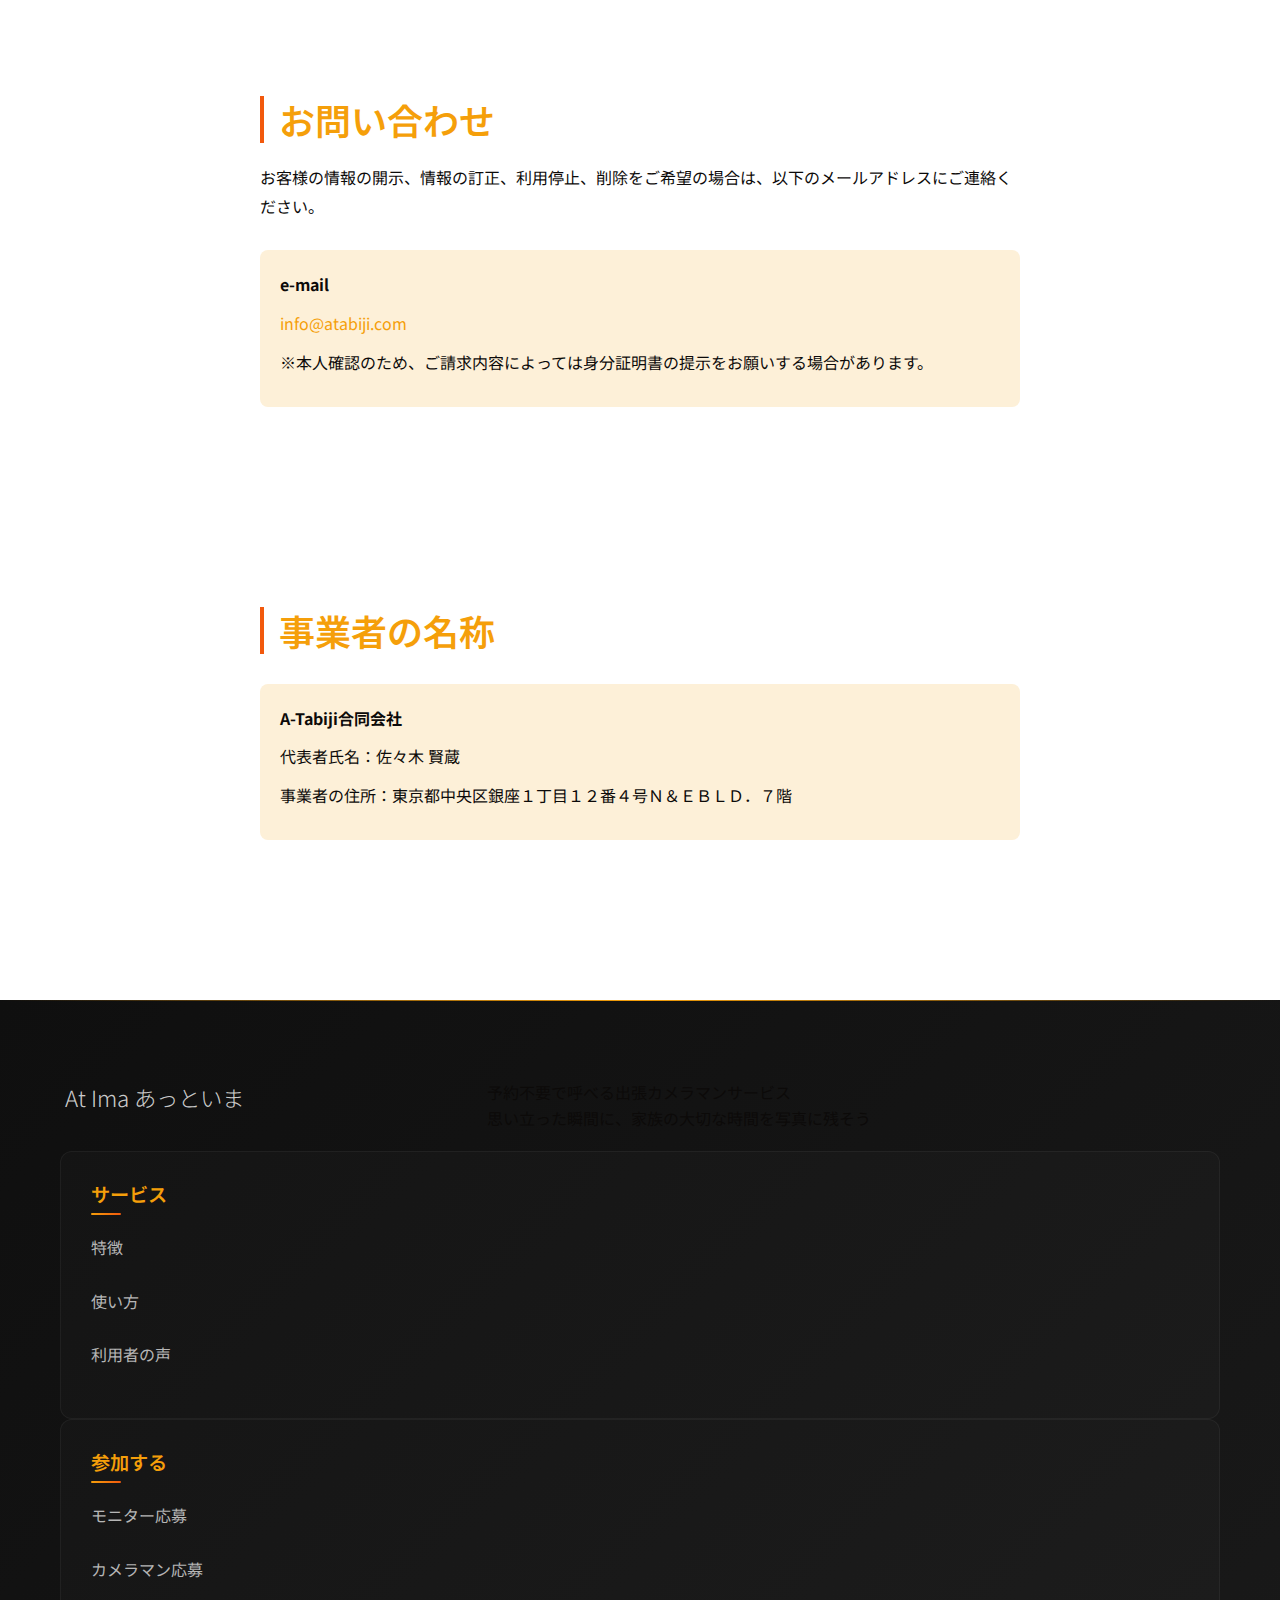
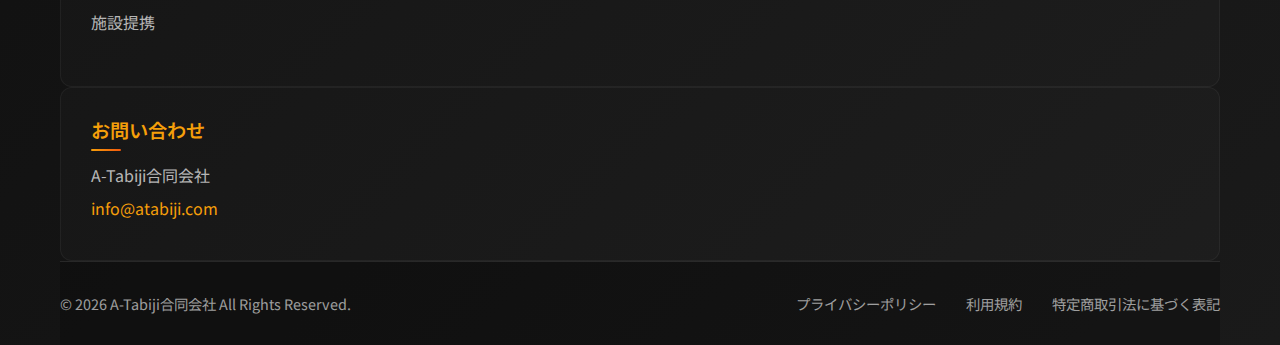
<file: legal-archive/privacy-policy-v1.0.html>
<!DOCTYPE html>
<html lang="ja">
  <head>
    <meta charset="UTF-8" />
    <meta name="viewport" content="width=device-width, initial-scale=1.0" />
    <title>プライバシーポリシー（v1.0） | At Ima（あっといま）</title>
    <link rel="stylesheet" href="../css/style-amber.css" />
    <link
      rel="stylesheet"
      href="https://cdnjs.cloudflare.com/ajax/libs/font-awesome/6.5.2/css/all.min.css"
    />
    <link rel="preconnect" href="https://fonts.googleapis.com" />
    <link rel="preconnect" href="https://fonts.gstatic.com" crossorigin />
    <link
      href="https://fonts.googleapis.com/css2?family=Noto+Sans+JP:wght@300;400;500;700&display=swap"
      rel="stylesheet"
    />
    <style>
      .policy-container {
        max-width: 800px;
        margin: 0 auto;
        padding: 40px 20px;
        line-height: 1.8;
      }
      .policy-title {
        text-align: center;
        margin-bottom: 40px;
        color: var(--color-primary);
        border-bottom: 3px solid var(--color-accent);
        padding-bottom: 20px;
      }
      .policy-section {
        margin-bottom: 40px;
      }
      .policy-section h2 {
        color: var(--color-primary);
        border-left: 4px solid var(--color-accent);
        padding-left: 15px;
        margin-bottom: 20px;
      }
      .policy-section h3 {
        color: var(--color-text);
        margin: 20px 0 10px 0;
      }
      .policy-section p,
      .policy-section li {
        margin-bottom: 10px;
      }
      .policy-section ul {
        padding-left: 25px;
      }
      .contact-info {
        background-color: var(--color-amber-100);
        padding: 20px;
        border-radius: 8px;
        margin-top: 30px;
      }
      .back-link {
        display: inline-block;
        margin-bottom: 30px;
        color: var(--color-primary);
        text-decoration: none;
        font-weight: 500;
      }
      .back-link:hover {
        text-decoration: underline;
      }
      .update-date {
        text-align: right;
        color: var(--color-text-muted);
        font-size: 14px;
        margin-bottom: 30px;
      }
      .privacy-header {
        text-align: center;
        margin-bottom: 40px;
      }
      .privacy-header h1 {
        margin: 0;
        font-size: 28px;
        color: var(--color-primary);
      }
      .privacy-header .last-updated {
        margin-top: 10px;
        font-size: 14px;
        color: var(--color-text-muted);
      }
      .privacy-section {
        margin-bottom: 40px;
      }
      .privacy-section h2 {
        color: var(--color-primary);
        border-left: 4px solid var(--color-accent);
        padding-left: 15px;
        margin-bottom: 20px;
      }
      .privacy-section p,
      .privacy-section li {
        margin-bottom: 10px;
      }
      .privacy-section ul {
        padding-left: 25px;
      }
      .important-notice {
        background-color: #fff3cd;
        border: 1px solid #ffeaa7;
        border-radius: 8px;
        padding: 20px;
        margin: 20px 0;
      }
      .important-notice h3 {
        margin-top: 0;
        color: #856404;
      }
    </style>
  </head>
  <body>
    <header>
      <div class="container header-container">
        <div class="logo">
          <a href="../index.html">
            <span class="logo-text">At Ima</span>
            <span class="logo-sub">あっといま</span>
          </a>
        </div>
        <nav class="nav-menu">
          <ul>
            <li><a href="../index.html#features">サービス</a></li>
            <li><a href="../index.html#how">使い方</a></li>
            <li><a href="../index.html#voices">利用者の声</a></li>
            <li><a href="../index.html#stakeholders">参加する</a></li>
            <li><a href="../index.html#faq">FAQ</a></li>
          </ul>
        </nav>
        <button class="mobile-menu-btn" aria-expanded="false">
          <span></span>
          <span></span>
          <span></span>
        </button>
      </div>
    </header>

    <main>
      <div class="policy-container">
        <a href="../index.html" class="back-link">
          <i class="fas fa-arrow-left"></i> トップページに戻る
        </a>

        <div class="important-notice">
          <h3>過去の版です</h3>
          <p>このプライバシーポリシーは v1.0（2025年6月3日制定）です。最新版は<a href="../privacy-policy.html">こちら</a>をご確認ください。</p>
        </div>

        <div class="update-date">最終更新日：2025年6月3日</div>

        <div class="privacy-header">
          <h1>プライバシーポリシー（v1.0）</h1>
          <p class="last-updated">2025年06月03日 制定・施行</p>
        </div>

        <!-- ============ お客様から取得する情報（変更頻度：中） ============ -->
        <section class="privacy-section" id="collected-information">
          <h2>お客様から取得する情報</h2>
          <p>当社は、お客様から以下の情報を取得します。</p>
          <ul>
            <li>氏名(ニックネームやペンネームも含む)</li>
            <li>年齢または生年月日</li>
            <li>性別</li>
            <li>職業、職歴、学歴</li>
            <li>メールアドレス</li>
            <li>電話番号</li>
            <li>住所</li>
            <li>写真や動画</li>
            <li>
              外部サービスでお客様が利用するID、その他外部サービスのプライバシー設定によりお客様が連携先に開示を認めた情報
            </li>
            <li>Cookie(クッキー)を用いて生成された識別情報</li>
            <li>
              OSが生成するID、端末の種類、端末識別子等のお客様が利用するOSや端末に関する情報
            </li>
            <li>
              当社ウェブサイトの滞在時間、入力履歴、購買履歴等の当社ウェブサイトにおけるお客様の行動履歴
            </li>
            <li>
              当社アプリの起動時間、入力履歴、購買履歴等の当社アプリの利用履歴
            </li>
            <li>お客様の位置情報</li>
          </ul>
        </section>

        <!-- ============ 利用目的（変更頻度：中） ============ -->
        <section class="privacy-section" id="purpose-of-use">
          <h2>お客様の情報を利用する目的</h2>
          <p>
            当社は、お客様から取得した情報を、以下の目的のために利用します。
          </p>
          <ul>
            <li>
              当社サービスに関する登録の受付、お客様の本人確認、認証のため
            </li>
            <li>お客様の当社サービスの利用履歴を管理するため</li>
            <li>
              当社サービスにおけるお客様の行動履歴を分析し、当社サービスの維持改善に役立てるため
            </li>
            <li>当社のサービスに関するご案内をするため</li>
            <li>お客様からのお問い合わせに対応するため</li>
            <li>当社の規約や法令に違反する行為に対応するため</li>
            <li>
              当社サービスの変更、提供中止、終了、契約解除をご連絡するため
            </li>
            <li>当社規約の変更等を通知するため</li>
            <li>以上の他、当社サービスの提供、維持、保護及び改善のため</li>
          </ul>
        </section>

        <!-- ============ 保存期間（変更頻度：中） ============ -->
        <section class="privacy-section" id="retention-period">
          <h2>個人情報の保存期間</h2>
          <p>当社は、お客様の個人情報を以下の期間保存します。</p>
          <ul>
            <li>会員登録情報：退会後30日間</li>
            <li>お問い合わせ履歴：お問い合わせから3年間</li>
            <li>
              撮影写真・動画データ：お客様が削除されるまで保存され、削除後30日でサーバーから自動的に削除されます
            </li>
            <li>その他の個人情報：利用目的達成後、合理的な期間内に削除</li>
          </ul>
          <p>
            ※ただし、法律によって長期間保存することを求められた場合は例外となります。
          </p>
        </section>

        <!-- ============ 写真・動画の特別な取り扱い（At Ima固有 - 変更頻度：中） ============ -->
        <section class="privacy-section" id="photo-video-handling">
          <h2>写真・動画における肖像権等の取り扱い</h2>
          <p>
            当社のサービス特性上、写真・動画の取り扱いについて以下の通り定めます。
          </p>

          <h3>データの保存と削除について</h3>
          <ul>
            <li>
              撮影された写真・動画は、お客様が削除されるまで当社サーバーに保存されます
            </li>
            <li>
              お客様が写真・動画を削除された場合、30日後に当社サーバーからも自動的に削除されます
            </li>
            <li>
              お客様が退会された場合、すべての写真・動画データは退会の30日後にサーバーから削除されます
            </li>
            <li>
              法律によって長期間保存することを求められた場合は例外となります
            </li>
          </ul>

          <h3>利用と権利について</h3>
          <ul>
            <li>
              撮影された写真・動画は、お客様への提供を主目的として使用いたします
            </li>
            <li>
              被写体となる方の肖像権を最大限尊重し、適切な利用許諾を得た上で使用いたします
            </li>
            <li>
              撮影写真・動画を当社のマーケティング活動等で使用する場合は、事前に明示的な同意を得た場合に限ります
            </li>
            <li>
              委託先カメラマンには、撮影業務遂行に必要な範囲で個人情報を提供いたします
            </li>
          </ul>
        </section>

        <!-- ============ Cookie等の技術（変更頻度：低） ============ -->
        <section class="privacy-section" id="cookies">
          <h2>Cookie等の技術について</h2>
          <p>当社では、サービス向上のため以下の技術を使用しています。</p>
          <ul>
            <li>Cookie（クッキー）</li>
            <li>ウェブビーコン</li>
            <li>アクセス解析ツール（Google Analytics等）</li>
          </ul>
          <p>
            これらの技術を無効化したい場合は、ブラウザの設定から変更することが可能です。ただし、一部機能が制限される場合があります。
          </p>
        </section>

        <!-- ============ お客様の権利（変更頻度：低） ============ -->
        <section class="privacy-section" id="customer-rights">
          <h2>お客様の権利</h2>
          <p>お客様は、当社に対して以下の権利を行使することができます。</p>
          <ul>
            <li>個人情報の開示請求</li>
            <li>個人情報の訂正・追加・削除の請求</li>
            <li>個人情報の利用停止・消去の請求</li>
            <li>個人情報の第三者提供の停止の請求</li>
          </ul>
          <p>
            これらの権利を行使される場合は、末尾記載のお問い合わせ先までご連絡ください。
          </p>
        </section>

        <!-- ============ 安全管理措置（変更頻度：低） ============ -->
        <section class="privacy-section" id="security-measures">
          <h2>安全管理のために講じた措置</h2>
          <p>
            当社が、お客様から取得した情報に関して安全管理のために講じた措置につきましては、末尾記載のお問い合わせ先にご連絡をいただきましたら、法令の定めに従い個別にご回答させていただきます。
          </p>
        </section>

        <!-- ============ 国外移転（変更頻度：低） ============ -->
        <section class="privacy-section" id="international-transfer">
          <h2>個人情報の国外移転について</h2>
          <p>
            当社は、サービス提供のため、お客様の個人情報を日本国外のクラウドサービス等に保存する場合があります。この場合、適切な安全管理措置を講じた上で移転を行います。
          </p>
        </section>

        <!-- ============ 第三者提供（変更頻度：低） ============ -->
        <section class="privacy-section" id="third-party-provision">
          <h2>第三者提供</h2>
          <p>
            当社は、お客様から取得する情報のうち、個人データ（個人情報保護法第１６条第３項）に該当するものついては、あらかじめお客様の同意を得ずに、第三者（日本国外にある者を含みます。）に提供しません。
          </p>
          <p>但し、次の場合は除きます。</p>
          <ul>
            <li>個人データの取扱いを外部に委託する場合</li>
            <li>当社や当社サービスが買収された場合</li>
            <li>
              事業パートナーと共同利用する場合（具体的な共同利用がある場合は、その内容を別途公表します。）
            </li>
            <li>その他、法律によって合法的に第三者提供が許されている場合</li>
          </ul>
        </section>

        <!-- ============ 統計情報（変更頻度：低） ============ -->
        <section class="privacy-section" id="statistical-information">
          <h2>統計情報について</h2>
          <p>
            当社は、個人を識別できない形に加工した統計情報を作成し、サービス改善等に利用する場合があります。
          </p>
        </section>

        <!-- ============ 未成年者（変更頻度：低） ============ -->
        <section class="privacy-section" id="minors">
          <h2>未成年者の個人情報について</h2>
          <p>
            未成年者が当社サービスを利用する場合は、保護者の同意を得た上でご利用ください。
          </p>
        </section>

        <!-- ============ 改定（変更頻度：低） ============ -->
        <section class="privacy-section" id="amendments">
          <h2>プライバシーポリシーの変更</h2>
          <p>
            当社は、必要に応じて、このプライバシーポリシーの内容を変更します。この場合、変更後のプライバシーポリシーの施行時期と内容を適切な方法により周知または通知します。
          </p>
        </section>

        <!-- ============ お問い合わせ（変更頻度：高） ============ -->
        <section class="privacy-section" id="contact">
          <h2>お問い合わせ</h2>
          <p>
            お客様の情報の開示、情報の訂正、利用停止、削除をご希望の場合は、以下のメールアドレスにご連絡ください。
          </p>

          <div class="contact-info">
            <p><strong>e-mail</strong></p>
            <p><a href="mailto:info@atabiji.com">info@atabiji.com</a></p>
            <p>
              ※本人確認のため、ご請求内容によっては身分証明書の提示をお願いする場合があります。
            </p>
          </div>
        </section>

        <!-- ============ 事業者情報（変更頻度：高） ============ -->
        <section class="privacy-section" id="company-info">
          <h2>事業者の名称</h2>
          <div class="contact-info">
            <p><strong>A-Tabiji合同会社</strong></p>
            <p>代表者氏名：佐々木 賢蔵</p>
            <p>
              事業者の住所：東京都中央区銀座１丁目１２番４号Ｎ＆ＥＢＬＤ．７階
            </p>
          </div>
        </section>
      </div>
    </main>

    <footer>
      <div class="container">
        <div class="footer-content">
          <div class="footer-main">
            <div class="footer-logo">
              <span class="logo-text">At Ima</span>
              <span class="logo-sub">あっといま</span>
            </div>
            <p class="footer-description">
              予約不要で呼べる出張カメラマンサービス<br />
              思い立った瞬間に、家族の大切な時間を写真に残そう
            </p>
          </div>

          <div class="footer-links">
            <div class="footer-links-group">
              <h4>サービス</h4>
              <ul class="footer-links">
                <li><a href="../index.html#features">特徴</a></li>
                <li><a href="../index.html#how">使い方</a></li>
                <li><a href="../index.html#voices">利用者の声</a></li>
              </ul>
            </div>

            <div class="footer-links-group">
              <h4>参加する</h4>
              <ul class="footer-links">
                <li><a href="../index.html#stakeholders">モニター応募</a></li>
                <li><a href="../index.html#stakeholders">カメラマン応募</a></li>
                <li><a href="../index.html#stakeholders">施設提携</a></li>
              </ul>
            </div>

            <div class="footer-links-group">
              <h4>お問い合わせ</h4>
              <address class="footer-contact">
                A-Tabiji合同会社<br />
                <a href="mailto:info@atabiji.com">info@atabiji.com</a>
              </address>
            </div>
          </div>
        </div>

        <div class="footer-bottom">
          <p class="copyright">
            &copy; <span id="current-year"></span> A-Tabiji合同会社 All Rights
            Reserved.
          </p>
          <div class="footer-bottom-links">
            <a href="../privacy-policy.html">プライバシーポリシー</a>
            <a href="../terms-of-service.html">利用規約</a>
            <a href="../tokusho.html">特定商取引法に基づく表記</a>
          </div>
        </div>
      </div>
    </footer>

    <script>
      document.getElementById("current-year").textContent = new Date()
        .getFullYear()
        .toString();
    </script>
  </body>
</html>
</file>
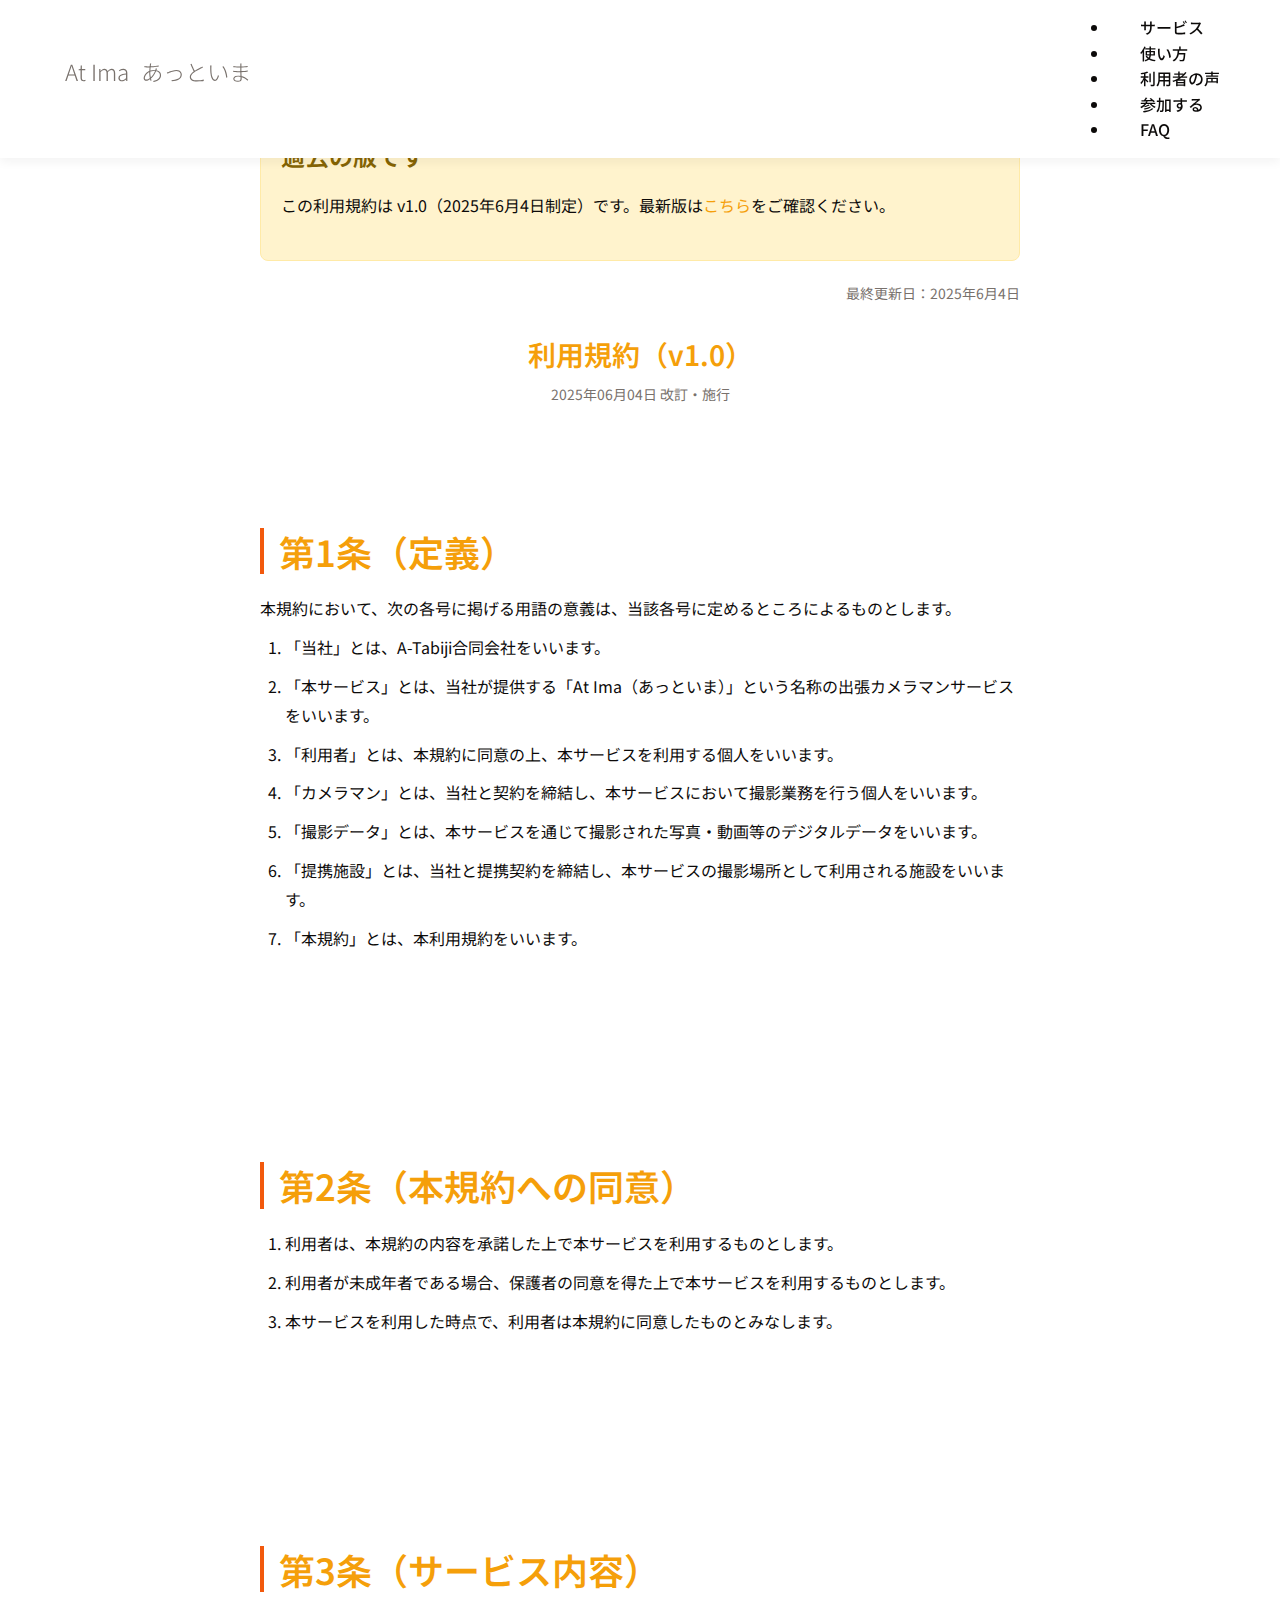
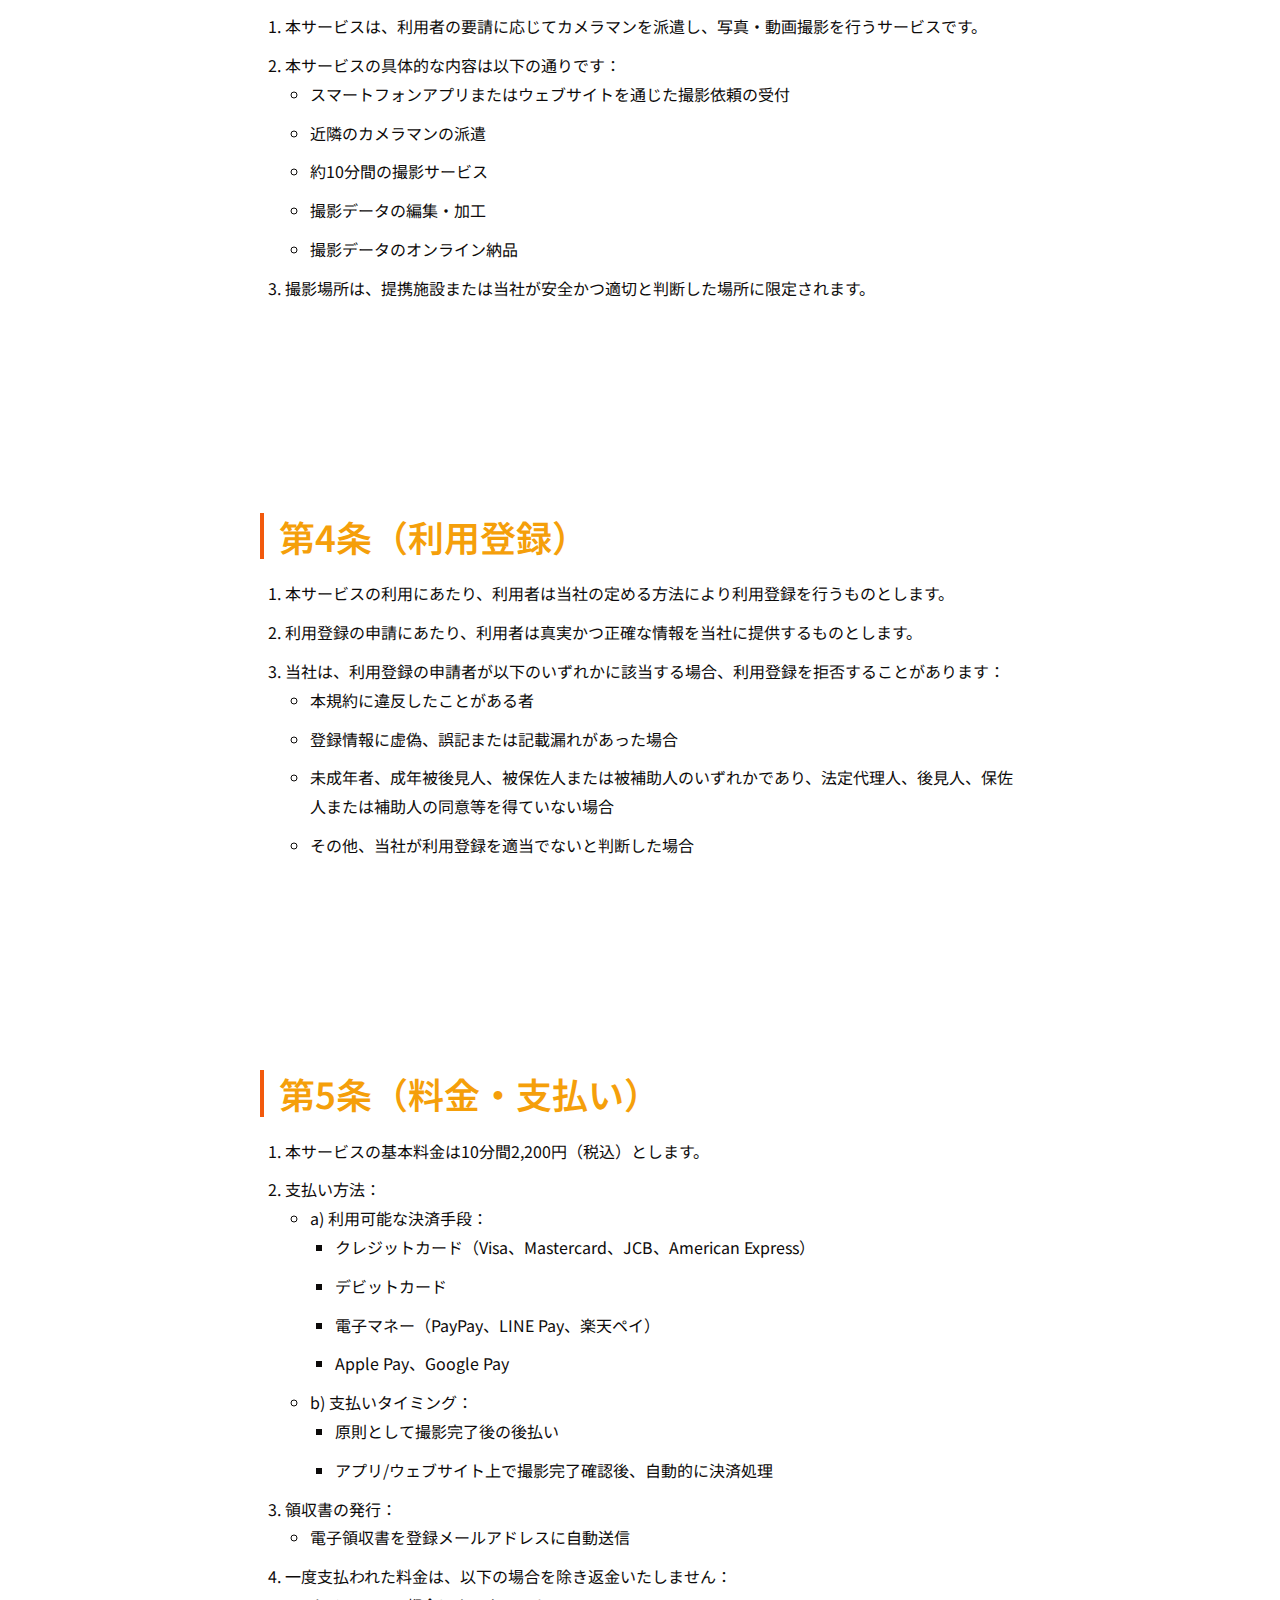
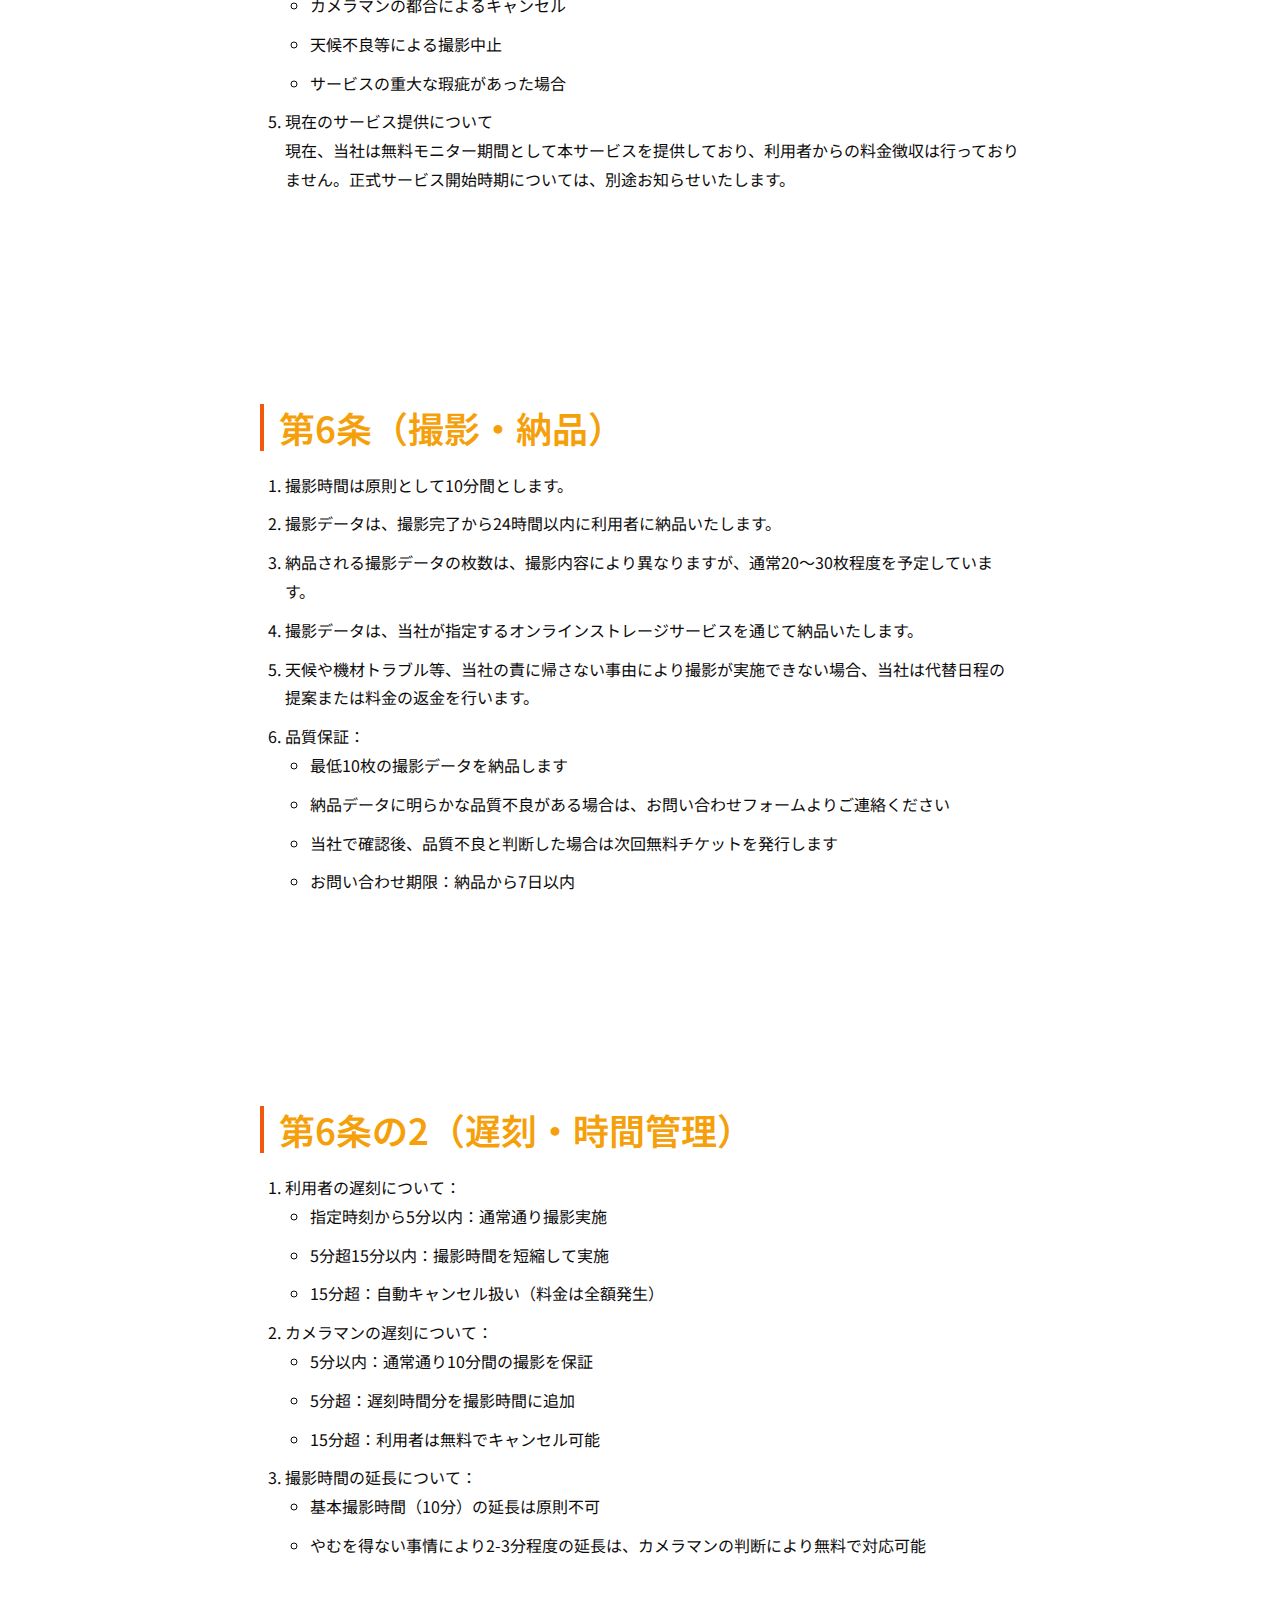
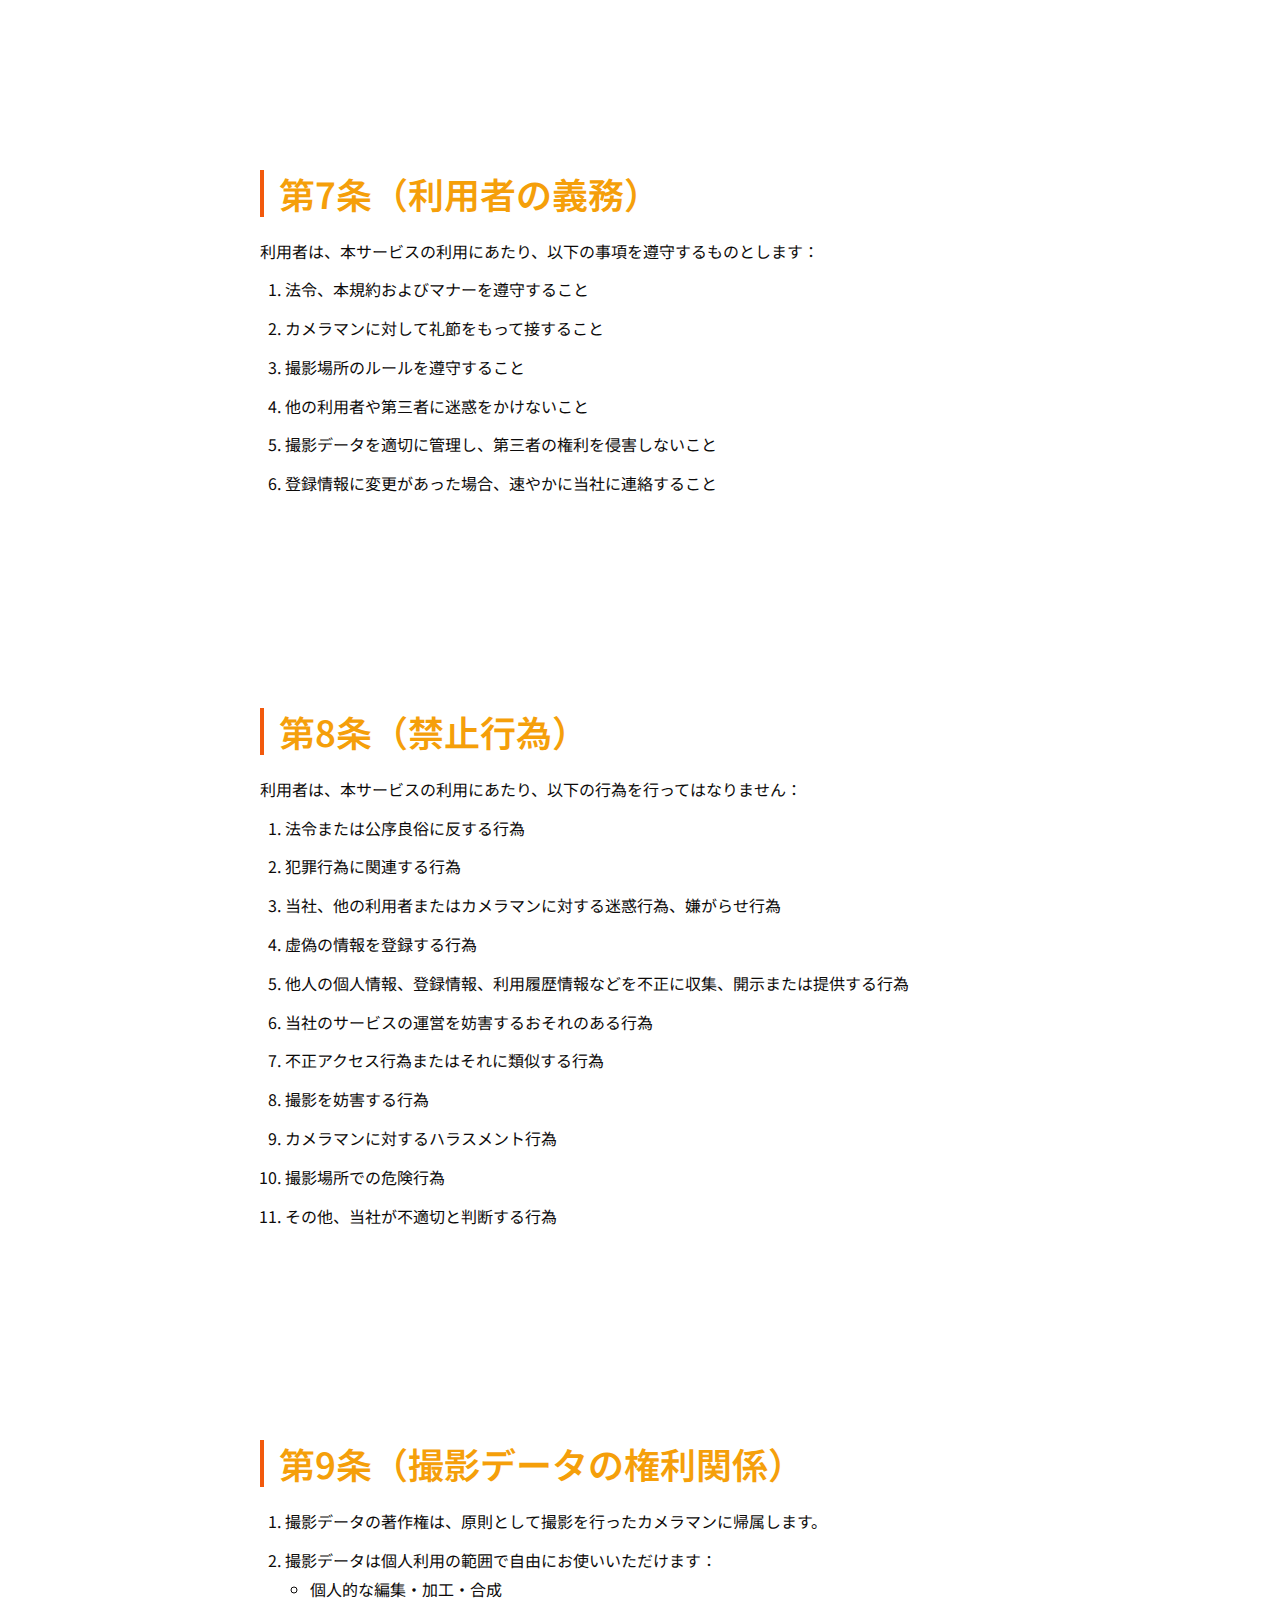
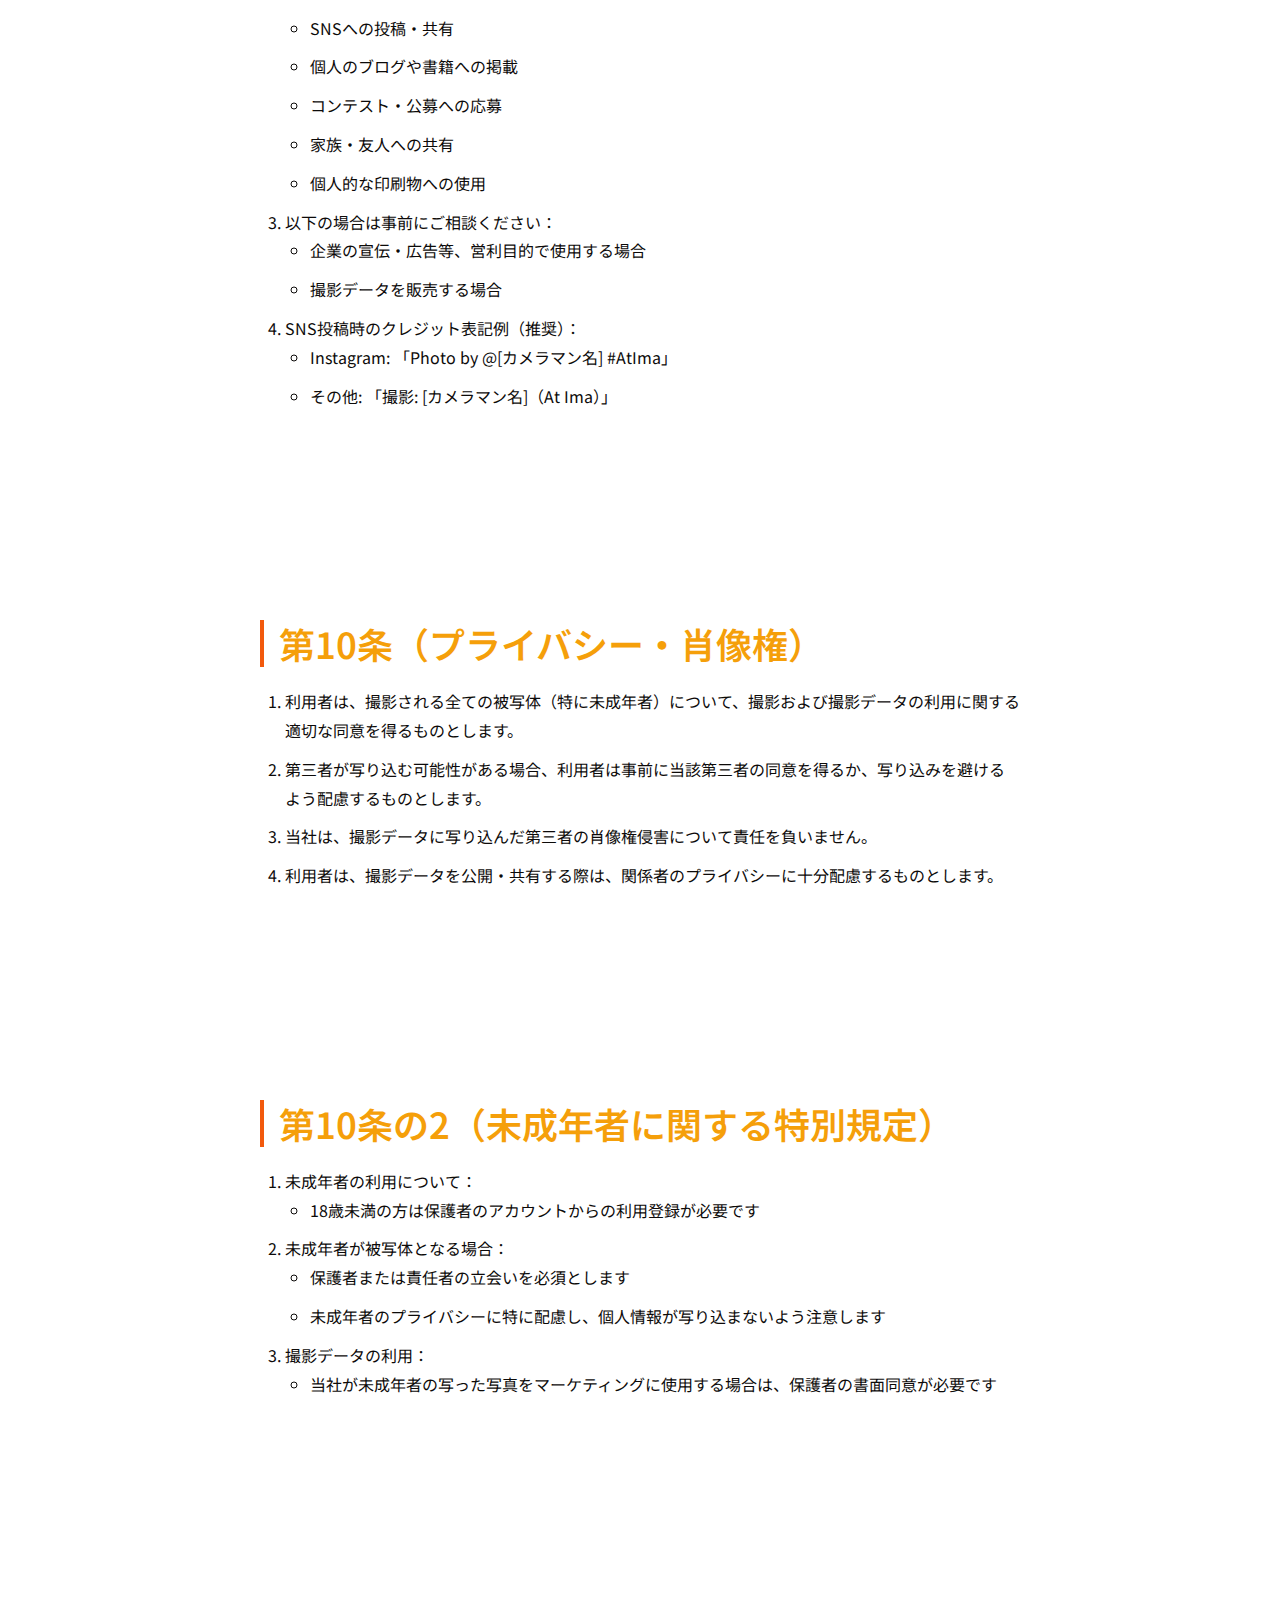
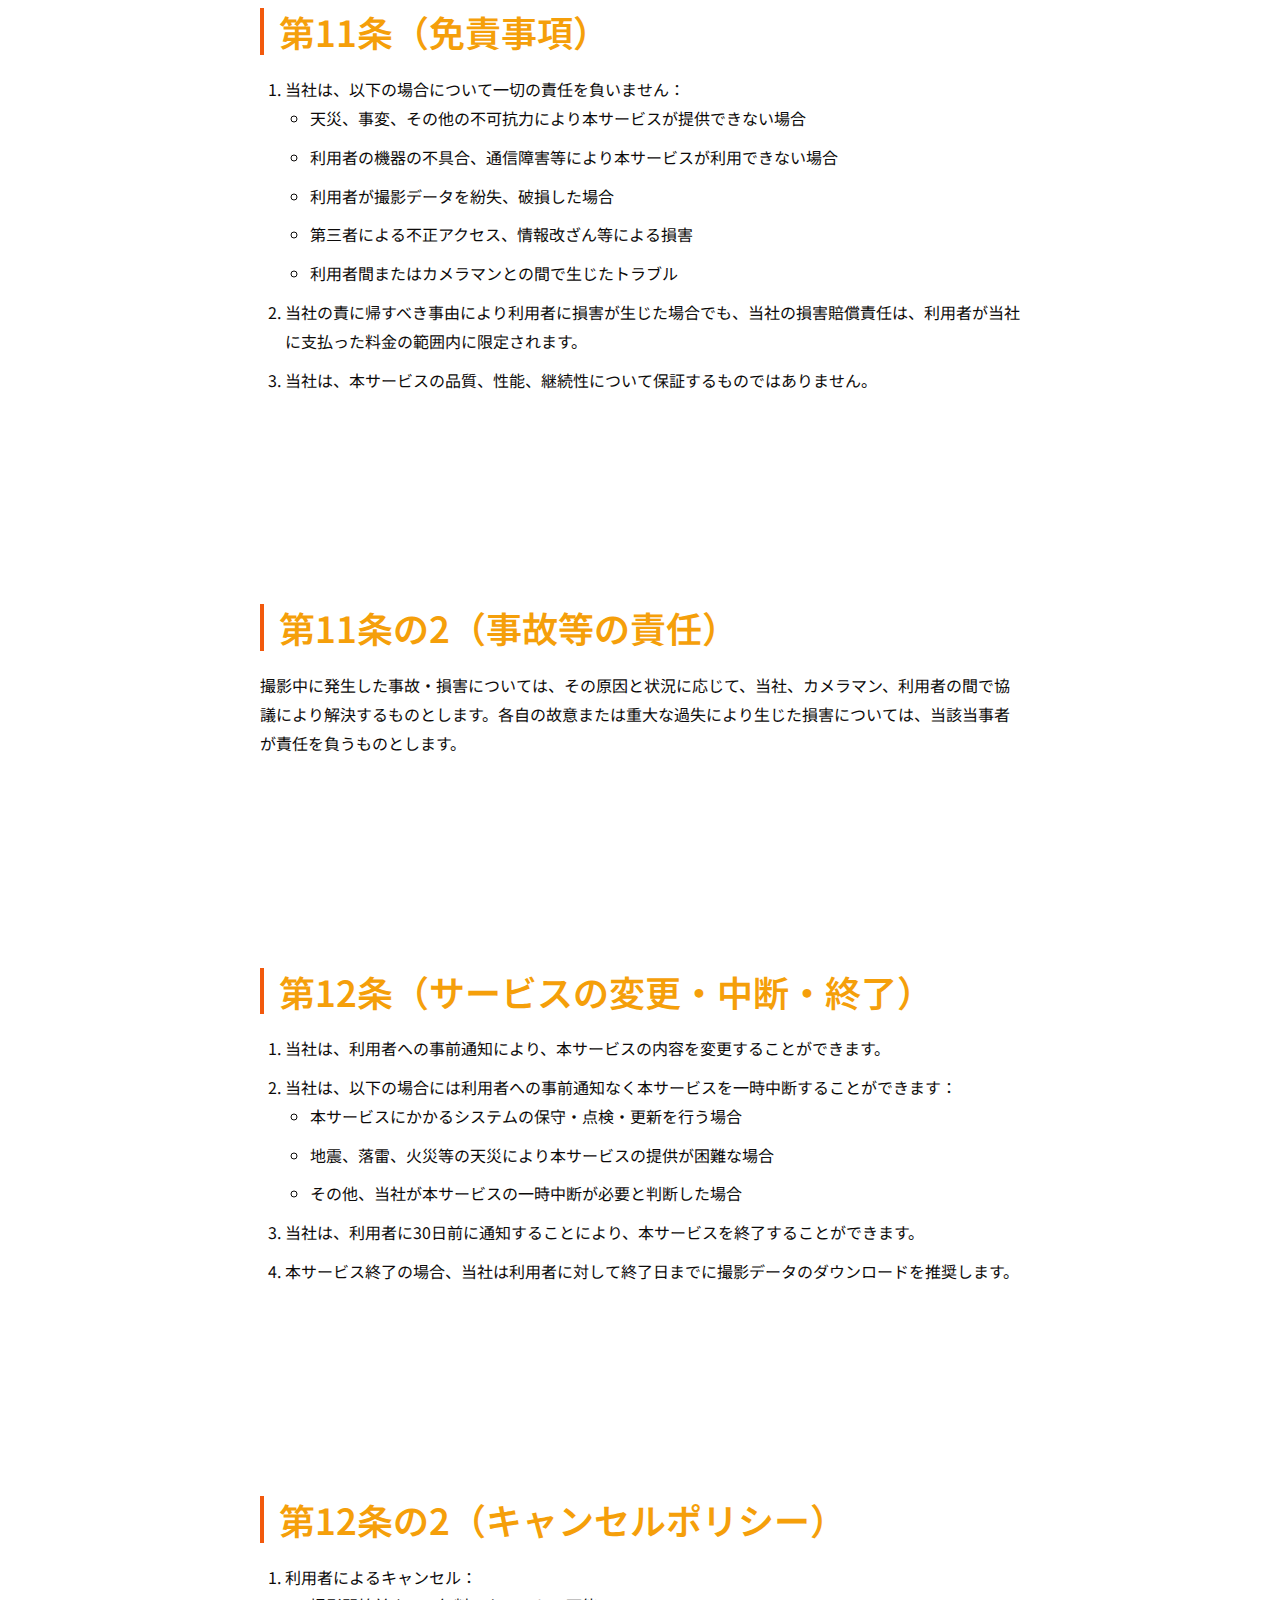
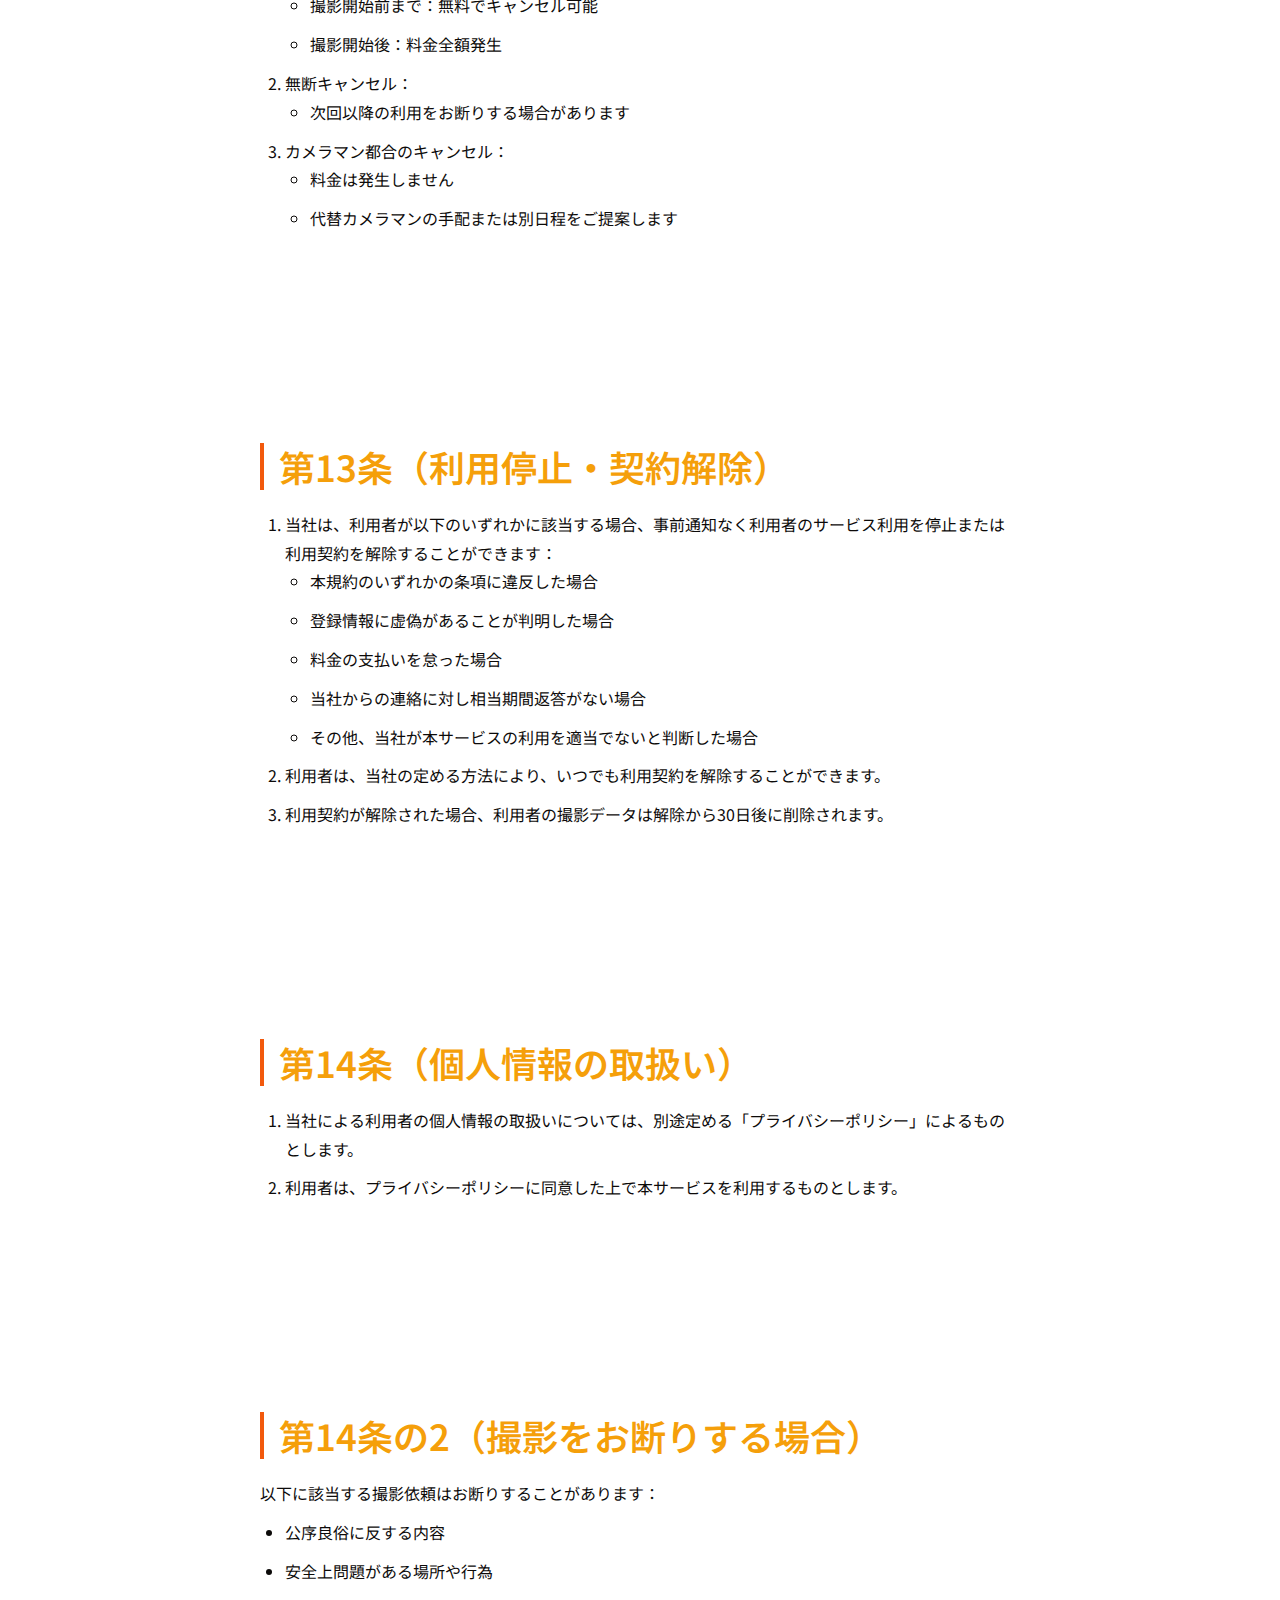
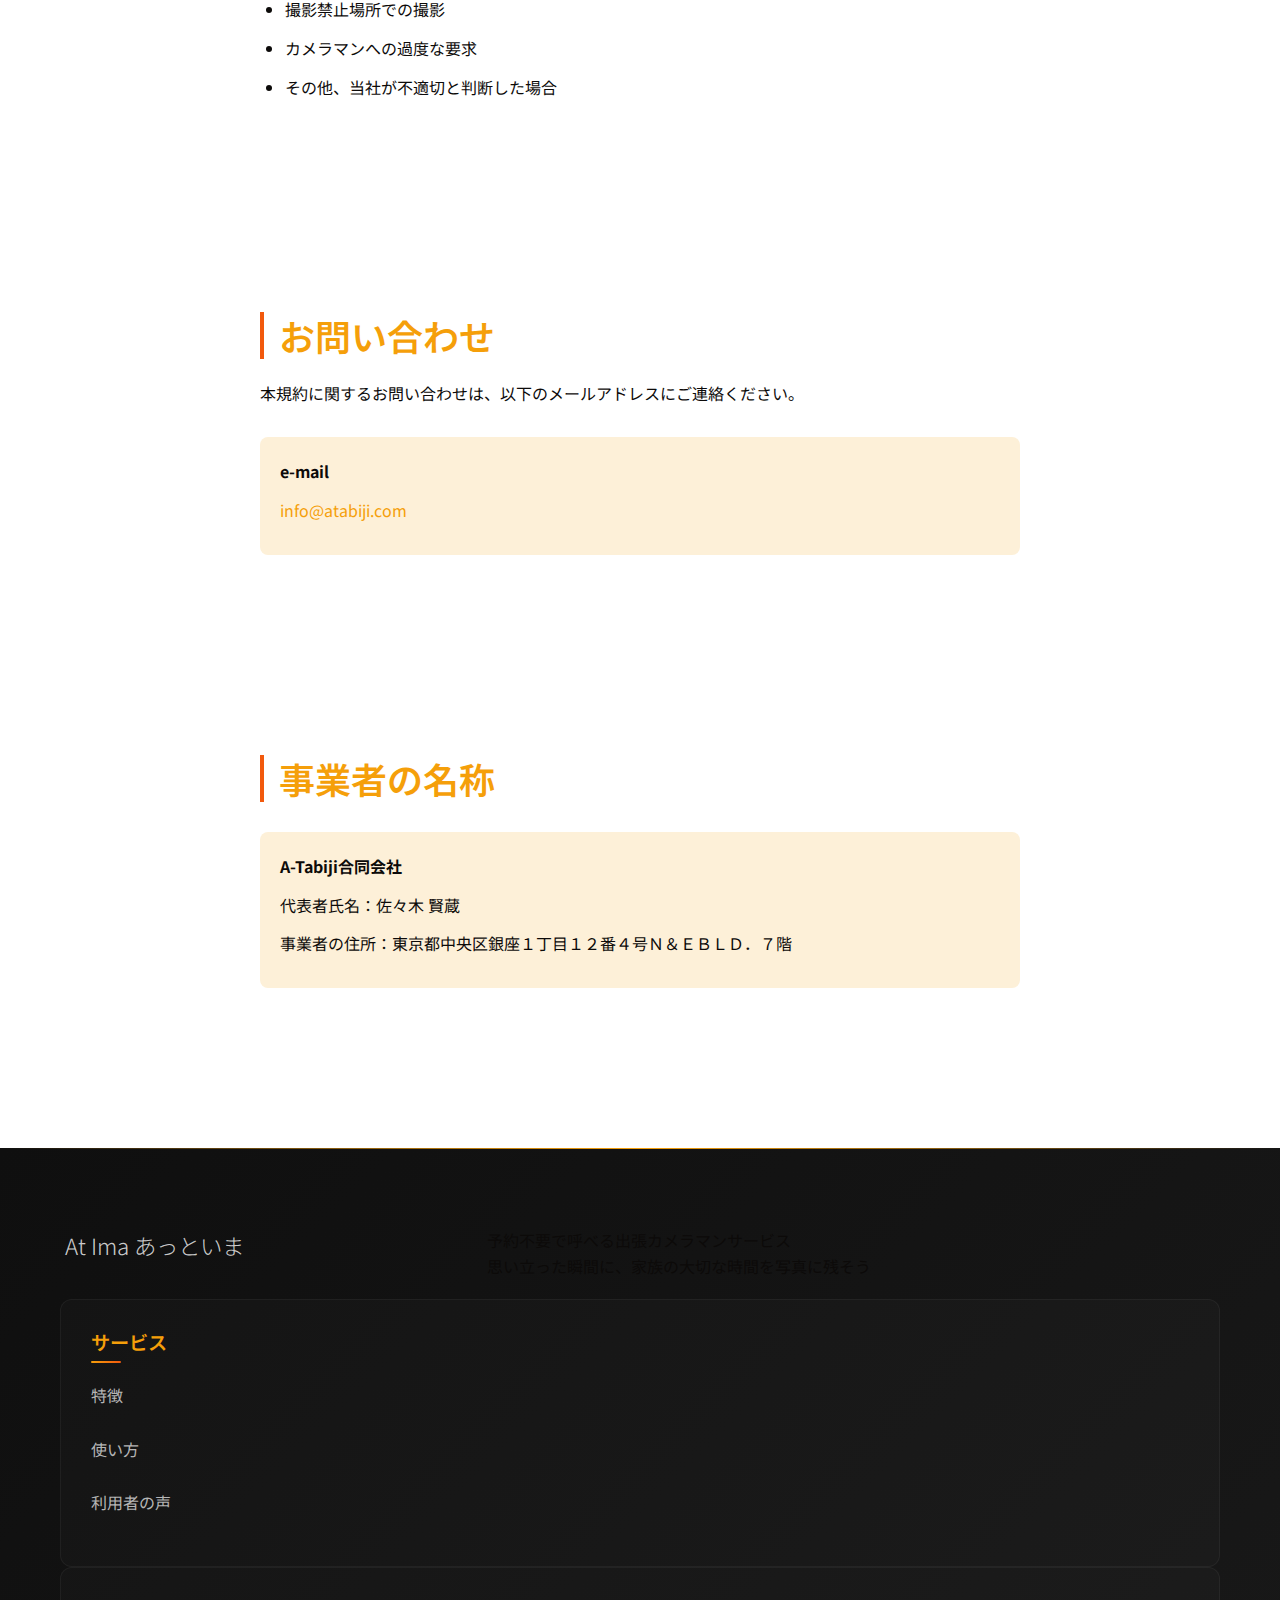
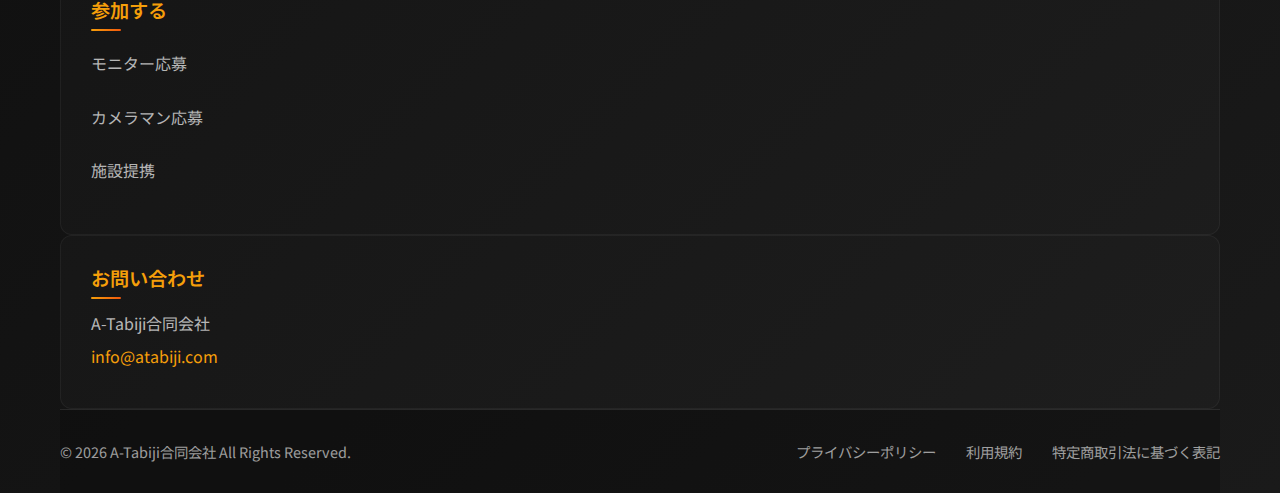
<file: legal-archive/terms-of-service-v1.0.html>
<!DOCTYPE html>
<html lang="ja">
  <head>
    <meta charset="UTF-8" />
    <meta name="viewport" content="width=device-width, initial-scale=1.0" />
    <title>利用規約（v1.0） | At Ima（あっといま）</title>
    <link rel="stylesheet" href="../css/style-amber.css" />
    <link
      rel="stylesheet"
      href="https://cdnjs.cloudflare.com/ajax/libs/font-awesome/6.0.0/css/all.min.css"
    />
    <link rel="preconnect" href="https://fonts.googleapis.com" />
    <link rel="preconnect" href="https://fonts.gstatic.com" crossorigin />
    <link
      href="https://fonts.googleapis.com/css2?family=Noto+Sans+JP:wght@300;400;500;700&display=swap"
      rel="stylesheet"
    />
    <style>
      .policy-container {
        max-width: 800px;
        margin: 0 auto;
        padding: 40px 20px;
        line-height: 1.8;
      }
      .policy-title {
        text-align: center;
        margin-bottom: 40px;
        color: var(--color-primary);
        border-bottom: 3px solid var(--color-accent);
        padding-bottom: 20px;
      }
      .policy-section {
        margin-bottom: 40px;
      }
      .policy-section h2 {
        color: var(--color-primary);
        border-left: 4px solid var(--color-accent);
        padding-left: 15px;
        margin-bottom: 20px;
      }
      .policy-section h3 {
        color: var(--color-text);
        margin: 20px 0 10px 0;
      }
      .policy-section p,
      .policy-section li {
        margin-bottom: 10px;
      }
      .policy-section ul {
        padding-left: 25px;
      }
      .policy-section ol {
        padding-left: 25px;
      }
      .contact-info {
        background-color: var(--color-amber-100);
        padding: 20px;
        border-radius: 8px;
        margin-top: 30px;
      }
      .back-link {
        display: inline-block;
        margin-bottom: 30px;
        color: var(--color-primary);
        text-decoration: none;
        font-weight: 500;
      }
      .back-link:hover {
        text-decoration: underline;
      }
      .update-date {
        text-align: right;
        color: var(--color-text-muted);
        font-size: 14px;
        margin-bottom: 30px;
      }
      .terms-header {
        text-align: center;
        margin-bottom: 40px;
      }
      .terms-header h1 {
        margin: 0;
        font-size: 28px;
        color: var(--color-primary);
      }
      .terms-header .last-updated {
        margin-top: 10px;
        font-size: 14px;
        color: var(--color-text-muted);
      }
      .terms-section {
        margin-bottom: 40px;
      }
      .terms-section h2 {
        color: var(--color-primary);
        border-left: 4px solid var(--color-accent);
        padding-left: 15px;
        margin-bottom: 20px;
      }
      .terms-section p,
      .terms-section li {
        margin-bottom: 10px;
      }
      .terms-section ul {
        padding-left: 25px;
      }
      .terms-section ol {
        padding-left: 25px;
      }
      .important-notice {
        background-color: #fff3cd;
        border: 1px solid #ffeaa7;
        border-radius: 8px;
        padding: 20px;
        margin: 20px 0;
      }
      .important-notice h3 {
        margin-top: 0;
        color: #856404;
      }
    </style>
  </head>
  <body>
    <header>
      <div class="container header-container">
        <div class="logo">
          <a href="../index.html">
            <span class="logo-text">At Ima</span>
            <span class="logo-sub">あっといま</span>
          </a>
        </div>
        <nav class="nav-menu">
          <ul>
            <li><a href="../index.html#features">サービス</a></li>
            <li><a href="../index.html#how">使い方</a></li>
            <li><a href="../index.html#voices">利用者の声</a></li>
            <li><a href="../index.html#stakeholders">参加する</a></li>
            <li><a href="../index.html#faq">FAQ</a></li>
          </ul>
        </nav>
        <button class="mobile-menu-btn" aria-expanded="false">
          <span></span>
          <span></span>
          <span></span>
        </button>
      </div>
    </header>

    <main>
      <div class="policy-container">
        <a href="../index.html" class="back-link">
          <i class="fas fa-arrow-left"></i> トップページに戻る
        </a>

        <div class="important-notice">
          <h3>過去の版です</h3>
          <p>この利用規約は v1.0（2025年6月4日制定）です。最新版は<a href="../terms-of-service.html">こちら</a>をご確認ください。</p>
        </div>

        <div class="update-date">最終更新日：2025年6月4日</div>

        <div class="terms-header">
          <h1>利用規約（v1.0）</h1>
          <p class="last-updated">2025年06月04日 改訂・施行</p>
        </div>

        <!-- ============ 第1条：定義 ============ -->
        <section class="terms-section" id="definitions">
          <h2>第1条（定義）</h2>
          <p>
            本規約において、次の各号に掲げる用語の意義は、当該各号に定めるところによるものとします。
          </p>
          <ol>
            <li>「当社」とは、A-Tabiji合同会社をいいます。</li>
            <li>
              「本サービス」とは、当社が提供する「At
              Ima（あっといま）」という名称の出張カメラマンサービスをいいます。
            </li>
            <li>
              「利用者」とは、本規約に同意の上、本サービスを利用する個人をいいます。
            </li>
            <li>
              「カメラマン」とは、当社と契約を締結し、本サービスにおいて撮影業務を行う個人をいいます。
            </li>
            <li>
              「撮影データ」とは、本サービスを通じて撮影された写真・動画等のデジタルデータをいいます。
            </li>
            <li>
              「提携施設」とは、当社と提携契約を締結し、本サービスの撮影場所として利用される施設をいいます。
            </li>
            <li>「本規約」とは、本利用規約をいいます。</li>
          </ol>
        </section>

        <!-- ============ 第2条：本規約への同意 ============ -->
        <section class="terms-section" id="agreement">
          <h2>第2条（本規約への同意）</h2>
          <ol>
            <li>
              利用者は、本規約の内容を承諾した上で本サービスを利用するものとします。
            </li>
            <li>
              利用者が未成年者である場合、保護者の同意を得た上で本サービスを利用するものとします。
            </li>
            <li>
              本サービスを利用した時点で、利用者は本規約に同意したものとみなします。
            </li>
          </ol>
        </section>

        <!-- ============ 第3条：サービス内容 ============ -->
        <section class="terms-section" id="service-content">
          <h2>第3条（サービス内容）</h2>
          <ol>
            <li>
              本サービスは、利用者の要請に応じてカメラマンを派遣し、写真・動画撮影を行うサービスです。
            </li>
            <li>
              本サービスの具体的な内容は以下の通りです：
              <ul>
                <li>
                  スマートフォンアプリまたはウェブサイトを通じた撮影依頼の受付
                </li>
                <li>近隣のカメラマンの派遣</li>
                <li>約10分間の撮影サービス</li>
                <li>撮影データの編集・加工</li>
                <li>撮影データのオンライン納品</li>
              </ul>
            </li>
            <li>
              撮影場所は、提携施設または当社が安全かつ適切と判断した場所に限定されます。
            </li>
          </ol>
        </section>

        <!-- ============ 第4条：利用登録 ============ -->
        <section class="terms-section" id="user-registration">
          <h2>第4条（利用登録）</h2>
          <ol>
            <li>
              本サービスの利用にあたり、利用者は当社の定める方法により利用登録を行うものとします。
            </li>
            <li>
              利用登録の申請にあたり、利用者は真実かつ正確な情報を当社に提供するものとします。
            </li>
            <li>
              当社は、利用登録の申請者が以下のいずれかに該当する場合、利用登録を拒否することがあります：
              <ul>
                <li>本規約に違反したことがある者</li>
                <li>登録情報に虚偽、誤記または記載漏れがあった場合</li>
                <li>
                  未成年者、成年被後見人、被保佐人または被補助人のいずれかであり、法定代理人、後見人、保佐人または補助人の同意等を得ていない場合
                </li>
                <li>その他、当社が利用登録を適当でないと判断した場合</li>
              </ul>
            </li>
          </ol>
        </section>

        <!-- ============ 第5条：料金・支払い ============ -->
        <section class="terms-section" id="pricing-payment">
          <h2>第5条（料金・支払い）</h2>
          <ol>
            <li>本サービスの基本料金は10分間2,200円（税込）とします。</li>
            <li>
              支払い方法：
              <ul>
                <li>
                  a) 利用可能な決済手段：
                  <ul>
                    <li>
                      クレジットカード（Visa、Mastercard、JCB、American
                      Express）
                    </li>
                    <li>デビットカード</li>
                    <li>電子マネー（PayPay、LINE Pay、楽天ペイ）</li>
                    <li>Apple Pay、Google Pay</li>
                  </ul>
                </li>
                <li>
                  b) 支払いタイミング：
                  <ul>
                    <li>原則として撮影完了後の後払い</li>
                    <li>
                      アプリ/ウェブサイト上で撮影完了確認後、自動的に決済処理
                    </li>
                  </ul>
                </li>
              </ul>
            </li>
            <li>
              領収書の発行：
              <ul>
                <li>電子領収書を登録メールアドレスに自動送信</li>
              </ul>
            </li>
            <li>
              一度支払われた料金は、以下の場合を除き返金いたしません：
              <ul>
                <li>カメラマンの都合によるキャンセル</li>
                <li>天候不良等による撮影中止</li>
                <li>サービスの重大な瑕疵があった場合</li>
              </ul>
            </li>
            <li>
              現在のサービス提供について<br />
              現在、当社は無料モニター期間として本サービスを提供しており、利用者からの料金徴収は行っておりません。正式サービス開始時期については、別途お知らせいたします。
            </li>
          </ol>
        </section>

        <!-- ============ 第6条：撮影・納品 ============ -->
        <section class="terms-section" id="shooting-delivery">
          <h2>第6条（撮影・納品）</h2>
          <ol>
            <li>撮影時間は原則として10分間とします。</li>
            <li>
              撮影データは、撮影完了から24時間以内に利用者に納品いたします。
            </li>
            <li>
              納品される撮影データの枚数は、撮影内容により異なりますが、通常20〜30枚程度を予定しています。
            </li>
            <li>
              撮影データは、当社が指定するオンラインストレージサービスを通じて納品いたします。
            </li>
            <li>
              天候や機材トラブル等、当社の責に帰さない事由により撮影が実施できない場合、当社は代替日程の提案または料金の返金を行います。
            </li>
            <li>
              品質保証：
              <ul>
                <li>最低10枚の撮影データを納品します</li>
                <li>
                  納品データに明らかな品質不良がある場合は、お問い合わせフォームよりご連絡ください
                </li>
                <li>
                  当社で確認後、品質不良と判断した場合は次回無料チケットを発行します
                </li>
                <li>お問い合わせ期限：納品から7日以内</li>
              </ul>
            </li>
          </ol>
        </section>

        <!-- ============ 第6条の2：遅刻・時間管理 ============ -->
        <section class="terms-section" id="punctuality-time-management">
          <h2>第6条の2（遅刻・時間管理）</h2>
          <ol>
            <li>
              利用者の遅刻について：
              <ul>
                <li>指定時刻から5分以内：通常通り撮影実施</li>
                <li>5分超15分以内：撮影時間を短縮して実施</li>
                <li>15分超：自動キャンセル扱い（料金は全額発生）</li>
              </ul>
            </li>
            <li>
              カメラマンの遅刻について：
              <ul>
                <li>5分以内：通常通り10分間の撮影を保証</li>
                <li>5分超：遅刻時間分を撮影時間に追加</li>
                <li>15分超：利用者は無料でキャンセル可能</li>
              </ul>
            </li>
            <li>
              撮影時間の延長について：
              <ul>
                <li>基本撮影時間（10分）の延長は原則不可</li>
                <li>
                  やむを得ない事情により2-3分程度の延長は、カメラマンの判断により無料で対応可能
                </li>
              </ul>
            </li>
          </ol>
        </section>

        <!-- ============ 第7条：利用者の義務 ============ -->
        <section class="terms-section" id="user-obligations">
          <h2>第7条（利用者の義務）</h2>
          <p>
            利用者は、本サービスの利用にあたり、以下の事項を遵守するものとします：
          </p>
          <ol>
            <li>法令、本規約およびマナーを遵守すること</li>
            <li>カメラマンに対して礼節をもって接すること</li>
            <li>撮影場所のルールを遵守すること</li>
            <li>他の利用者や第三者に迷惑をかけないこと</li>
            <li>撮影データを適切に管理し、第三者の権利を侵害しないこと</li>
            <li>登録情報に変更があった場合、速やかに当社に連絡すること</li>
          </ol>
        </section>

        <!-- ============ 第8条：禁止行為 ============ -->
        <section class="terms-section" id="prohibited-acts">
          <h2>第8条（禁止行為）</h2>
          <p>
            利用者は、本サービスの利用にあたり、以下の行為を行ってはなりません：
          </p>
          <ol>
            <li>法令または公序良俗に反する行為</li>
            <li>犯罪行為に関連する行為</li>
            <li>
              当社、他の利用者またはカメラマンに対する迷惑行為、嫌がらせ行為
            </li>
            <li>虚偽の情報を登録する行為</li>
            <li>
              他人の個人情報、登録情報、利用履歴情報などを不正に収集、開示または提供する行為
            </li>
            <li>当社のサービスの運営を妨害するおそれのある行為</li>
            <li>不正アクセス行為またはそれに類似する行為</li>
            <li>撮影を妨害する行為</li>
            <li>カメラマンに対するハラスメント行為</li>
            <li>撮影場所での危険行為</li>
            <li>その他、当社が不適切と判断する行為</li>
          </ol>
        </section>

        <!-- ============ 第9条：撮影データの権利関係 ============ -->
        <section class="terms-section" id="data-rights">
          <h2>第9条（撮影データの権利関係）</h2>
          <ol>
            <li>
              撮影データの著作権は、原則として撮影を行ったカメラマンに帰属します。
            </li>
            <li>
              撮影データは個人利用の範囲で自由にお使いいただけます：
              <ul>
                <li>個人的な編集・加工・合成</li>
                <li>SNSへの投稿・共有</li>
                <li>個人のブログや書籍への掲載</li>
                <li>コンテスト・公募への応募</li>
                <li>家族・友人への共有</li>
                <li>個人的な印刷物への使用</li>
              </ul>
            </li>
            <li>
              以下の場合は事前にご相談ください：
              <ul>
                <li>企業の宣伝・広告等、営利目的で使用する場合</li>
                <li>撮影データを販売する場合</li>
              </ul>
            </li>
            <li>
              SNS投稿時のクレジット表記例（推奨）：
              <ul>
                <li>Instagram: 「Photo by @[カメラマン名] #AtIma」</li>
                <li>その他: 「撮影: [カメラマン名]（At Ima）」</li>
              </ul>
            </li>
          </ol>
        </section>

        <!-- ============ 第10条：プライバシー・肖像権 ============ -->
        <section class="terms-section" id="privacy-portrait">
          <h2>第10条（プライバシー・肖像権）</h2>
          <ol>
            <li>
              利用者は、撮影される全ての被写体（特に未成年者）について、撮影および撮影データの利用に関する適切な同意を得るものとします。
            </li>
            <li>
              第三者が写り込む可能性がある場合、利用者は事前に当該第三者の同意を得るか、写り込みを避けるよう配慮するものとします。
            </li>
            <li>
              当社は、撮影データに写り込んだ第三者の肖像権侵害について責任を負いません。
            </li>
            <li>
              利用者は、撮影データを公開・共有する際は、関係者のプライバシーに十分配慮するものとします。
            </li>
          </ol>
        </section>

        <!-- ============ 第10条の2：未成年者に関する特別規定 ============ -->
        <section class="terms-section" id="minor-special-provisions">
          <h2>第10条の2（未成年者に関する特別規定）</h2>
          <ol>
            <li>
              未成年者の利用について：
              <ul>
                <li>
                  18歳未満の方は保護者のアカウントからの利用登録が必要です
                </li>
              </ul>
            </li>
            <li>
              未成年者が被写体となる場合：
              <ul>
                <li>保護者または責任者の立会いを必須とします</li>
                <li>
                  未成年者のプライバシーに特に配慮し、個人情報が写り込まないよう注意します
                </li>
              </ul>
            </li>
            <li>
              撮影データの利用：
              <ul>
                <li>
                  当社が未成年者の写った写真をマーケティングに使用する場合は、保護者の書面同意が必要です
                </li>
              </ul>
            </li>
          </ol>
        </section>

        <!-- ============ 第11条：免責事項 ============ -->
        <section class="terms-section" id="disclaimer">
          <h2>第11条（免責事項）</h2>
          <ol>
            <li>
              当社は、以下の場合について一切の責任を負いません：
              <ul>
                <li>
                  天災、事変、その他の不可抗力により本サービスが提供できない場合
                </li>
                <li>
                  利用者の機器の不具合、通信障害等により本サービスが利用できない場合
                </li>
                <li>利用者が撮影データを紛失、破損した場合</li>
                <li>第三者による不正アクセス、情報改ざん等による損害</li>
                <li>利用者間またはカメラマンとの間で生じたトラブル</li>
              </ul>
            </li>
            <li>
              当社の責に帰すべき事由により利用者に損害が生じた場合でも、当社の損害賠償責任は、利用者が当社に支払った料金の範囲内に限定されます。
            </li>
            <li>
              当社は、本サービスの品質、性能、継続性について保証するものではありません。
            </li>
          </ol>
        </section>

        <!-- ============ 第11条の2：事故等の責任 ============ -->
        <section class="terms-section" id="accident-liability">
          <h2>第11条の2（事故等の責任）</h2>
          <p>
            撮影中に発生した事故・損害については、その原因と状況に応じて、当社、カメラマン、利用者の間で協議により解決するものとします。各自の故意または重大な過失により生じた損害については、当該当事者が責任を負うものとします。
          </p>
        </section>

        <!-- ============ 第12条：サービスの変更・中断・終了 ============ -->
        <section class="terms-section" id="service-changes">
          <h2>第12条（サービスの変更・中断・終了）</h2>
          <ol>
            <li>
              当社は、利用者への事前通知により、本サービスの内容を変更することができます。
            </li>
            <li>
              当社は、以下の場合には利用者への事前通知なく本サービスを一時中断することができます：
              <ul>
                <li>本サービスにかかるシステムの保守・点検・更新を行う場合</li>
                <li>
                  地震、落雷、火災等の天災により本サービスの提供が困難な場合
                </li>
                <li>その他、当社が本サービスの一時中断が必要と判断した場合</li>
              </ul>
            </li>
            <li>
              当社は、利用者に30日前に通知することにより、本サービスを終了することができます。
            </li>
            <li>
              本サービス終了の場合、当社は利用者に対して終了日までに撮影データのダウンロードを推奨します。
            </li>
          </ol>
        </section>

        <!-- ============ 第12条の2：キャンセルポリシー ============ -->
        <section class="terms-section" id="cancellation-policy">
          <h2>第12条の2（キャンセルポリシー）</h2>
          <ol>
            <li>
              利用者によるキャンセル：
              <ul>
                <li>撮影開始前まで：無料でキャンセル可能</li>
                <li>撮影開始後：料金全額発生</li>
              </ul>
            </li>
            <li>
              無断キャンセル：
              <ul>
                <li>次回以降の利用をお断りする場合があります</li>
              </ul>
            </li>
            <li>
              カメラマン都合のキャンセル：
              <ul>
                <li>料金は発生しません</li>
                <li>代替カメラマンの手配または別日程をご提案します</li>
              </ul>
            </li>
          </ol>
        </section>

        <!-- ============ 第13条：利用停止・契約解除 ============ -->
        <section class="terms-section" id="suspension-termination">
          <h2>第13条（利用停止・契約解除）</h2>
          <ol>
            <li>
              当社は、利用者が以下のいずれかに該当する場合、事前通知なく利用者のサービス利用を停止または利用契約を解除することができます：
              <ul>
                <li>本規約のいずれかの条項に違反した場合</li>
                <li>登録情報に虚偽があることが判明した場合</li>
                <li>料金の支払いを怠った場合</li>
                <li>当社からの連絡に対し相当期間返答がない場合</li>
                <li>
                  その他、当社が本サービスの利用を適当でないと判断した場合
                </li>
              </ul>
            </li>
            <li>
              利用者は、当社の定める方法により、いつでも利用契約を解除することができます。
            </li>
            <li>
              利用契約が解除された場合、利用者の撮影データは解除から30日後に削除されます。
            </li>
          </ol>
        </section>

        <!-- ============ 第14条：個人情報の取扱い ============ -->
        <section class="terms-section" id="personal-information">
          <h2>第14条（個人情報の取扱い）</h2>
          <ol>
            <li>
              当社による利用者の個人情報の取扱いについては、別途定める「プライバシーポリシー」によるものとします。
            </li>
            <li>
              利用者は、プライバシーポリシーに同意した上で本サービスを利用するものとします。
            </li>
          </ol>
        </section>

        <!-- ============ 第14条の2：撮影をお断りする場合 ============ -->
        <section class="terms-section" id="shooting-refusal">
          <h2>第14条の2（撮影をお断りする場合）</h2>
          <p>以下に該当する撮影依頼はお断りすることがあります：</p>
          <ul>
            <li>公序良俗に反する内容</li>
            <li>安全上問題がある場所や行為</li>
            <li>撮影禁止場所での撮影</li>
            <li>カメラマンへの過度な要求</li>
            <li>その他、当社が不適切と判断した場合</li>
          </ul>
        </section>

        <!-- ============ お問い合わせ ============ -->
        <section class="terms-section" id="contact">
          <h2>お問い合わせ</h2>
          <p>
            本規約に関するお問い合わせは、以下のメールアドレスにご連絡ください。
          </p>

          <div class="contact-info">
            <p><strong>e-mail</strong></p>
            <p><a href="mailto:info@atabiji.com">info@atabiji.com</a></p>
          </div>
        </section>

        <!-- ============ 事業者情報 ============ -->
        <section class="terms-section" id="company-info">
          <h2>事業者の名称</h2>
          <div class="contact-info">
            <p><strong>A-Tabiji合同会社</strong></p>
            <p>代表者氏名：佐々木 賢蔵</p>
            <p>
              事業者の住所：東京都中央区銀座１丁目１２番４号Ｎ＆ＥＢＬＤ．７階
            </p>
          </div>
        </section>
      </div>
    </main>

    <footer>
      <div class="container">
        <div class="footer-content">
          <div class="footer-main">
            <div class="footer-logo">
              <span class="logo-text">At Ima</span>
              <span class="logo-sub">あっといま</span>
            </div>
            <p class="footer-description">
              予約不要で呼べる出張カメラマンサービス<br />
              思い立った瞬間に、家族の大切な時間を写真に残そう
            </p>
          </div>

          <div class="footer-links">
            <div class="footer-links-group">
              <h4>サービス</h4>
              <ul class="footer-links">
                <li><a href="../index.html#features">特徴</a></li>
                <li><a href="../index.html#how">使い方</a></li>
                <li><a href="../index.html#voices">利用者の声</a></li>
              </ul>
            </div>

            <div class="footer-links-group">
              <h4>参加する</h4>
              <ul class="footer-links">
                <li><a href="../index.html#stakeholders">モニター応募</a></li>
                <li><a href="../index.html#stakeholders">カメラマン応募</a></li>
                <li><a href="../index.html#stakeholders">施設提携</a></li>
              </ul>
            </div>

            <div class="footer-links-group">
              <h4>お問い合わせ</h4>
              <address class="footer-contact">
                A-Tabiji合同会社<br />
                <a href="mailto:info@atabiji.com">info@atabiji.com</a>
              </address>
            </div>
          </div>
        </div>

        <div class="footer-bottom">
          <p class="copyright">
            &copy; <span id="current-year"></span> A-Tabiji合同会社 All Rights
            Reserved.
          </p>
          <div class="footer-bottom-links">
            <a href="../privacy-policy.html">プライバシーポリシー</a>
            <a href="../terms-of-service.html">利用規約</a>
            <a href="../tokusho.html">特定商取引法に基づく表記</a>
          </div>
        </div>
      </div>
    </footer>

    <script>
      document.getElementById("current-year").textContent = new Date()
        .getFullYear()
        .toString();
    </script>
  </body>
</html>
</file>
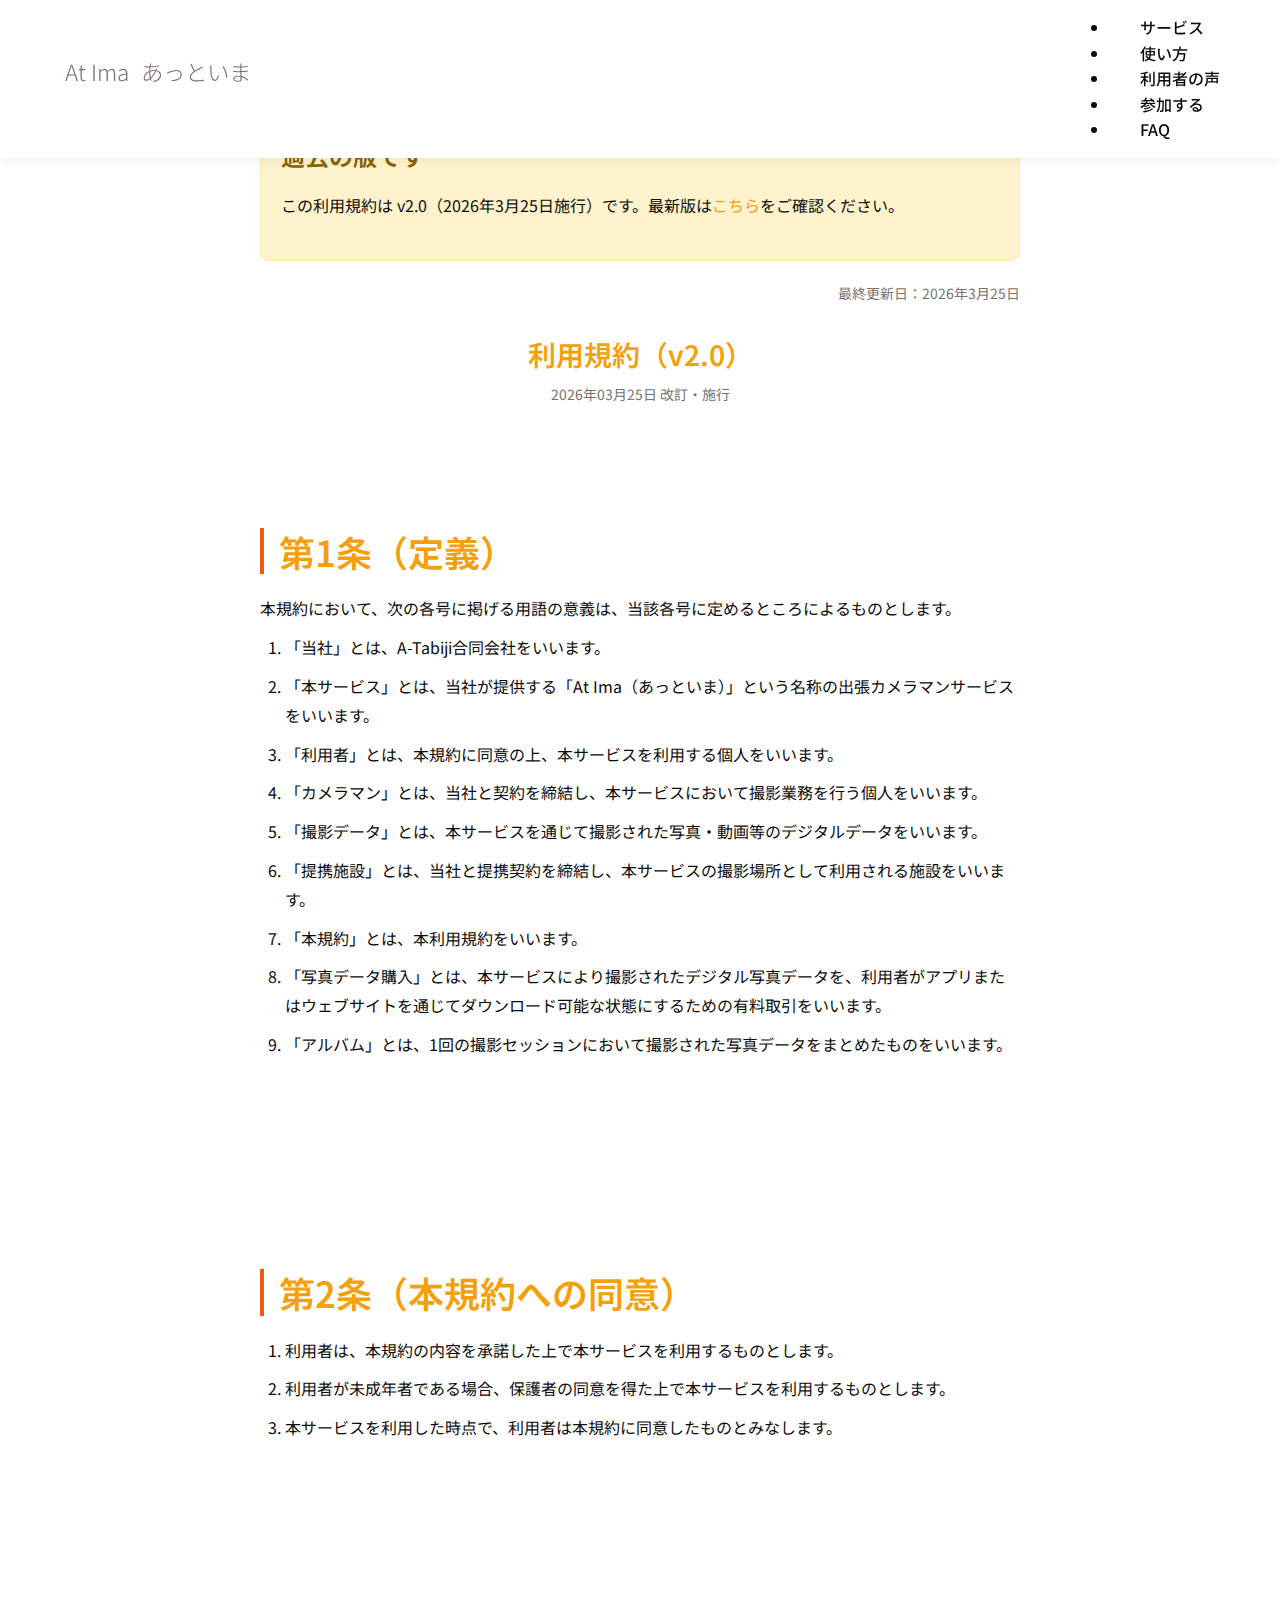
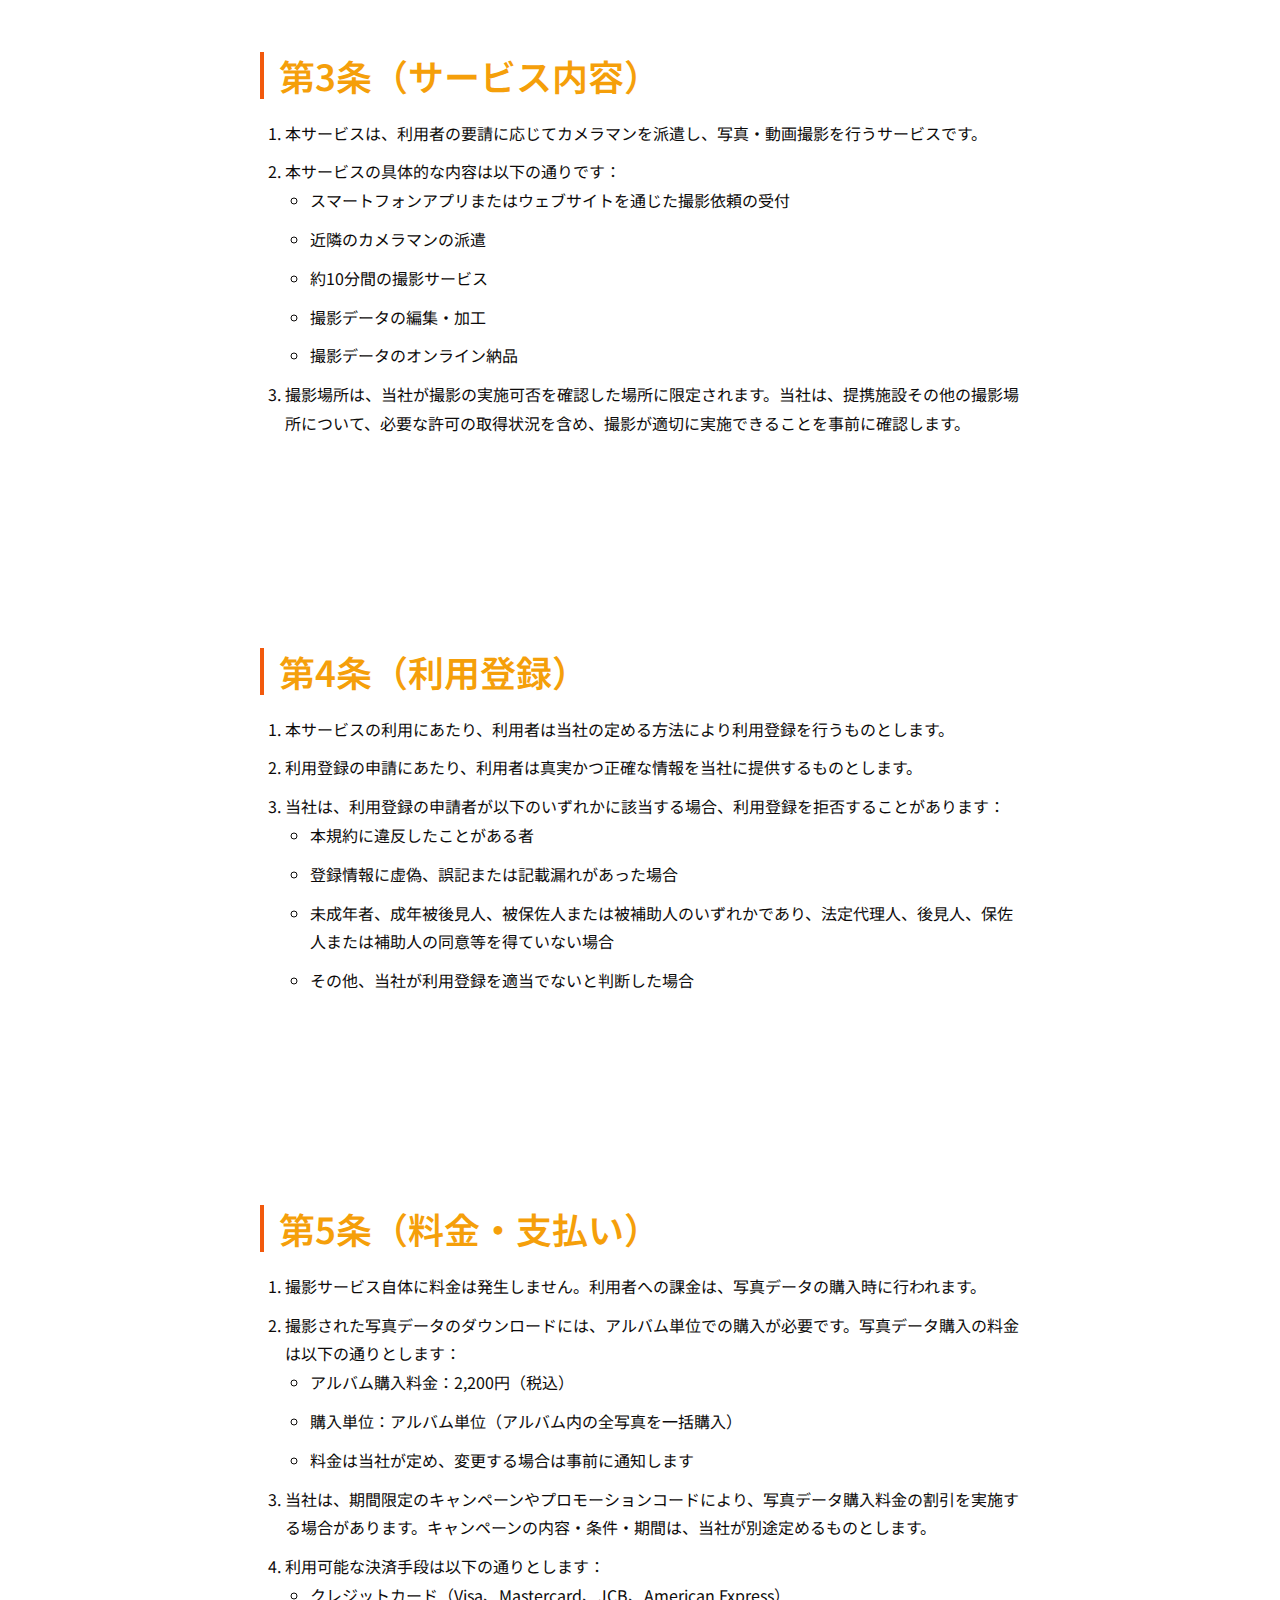
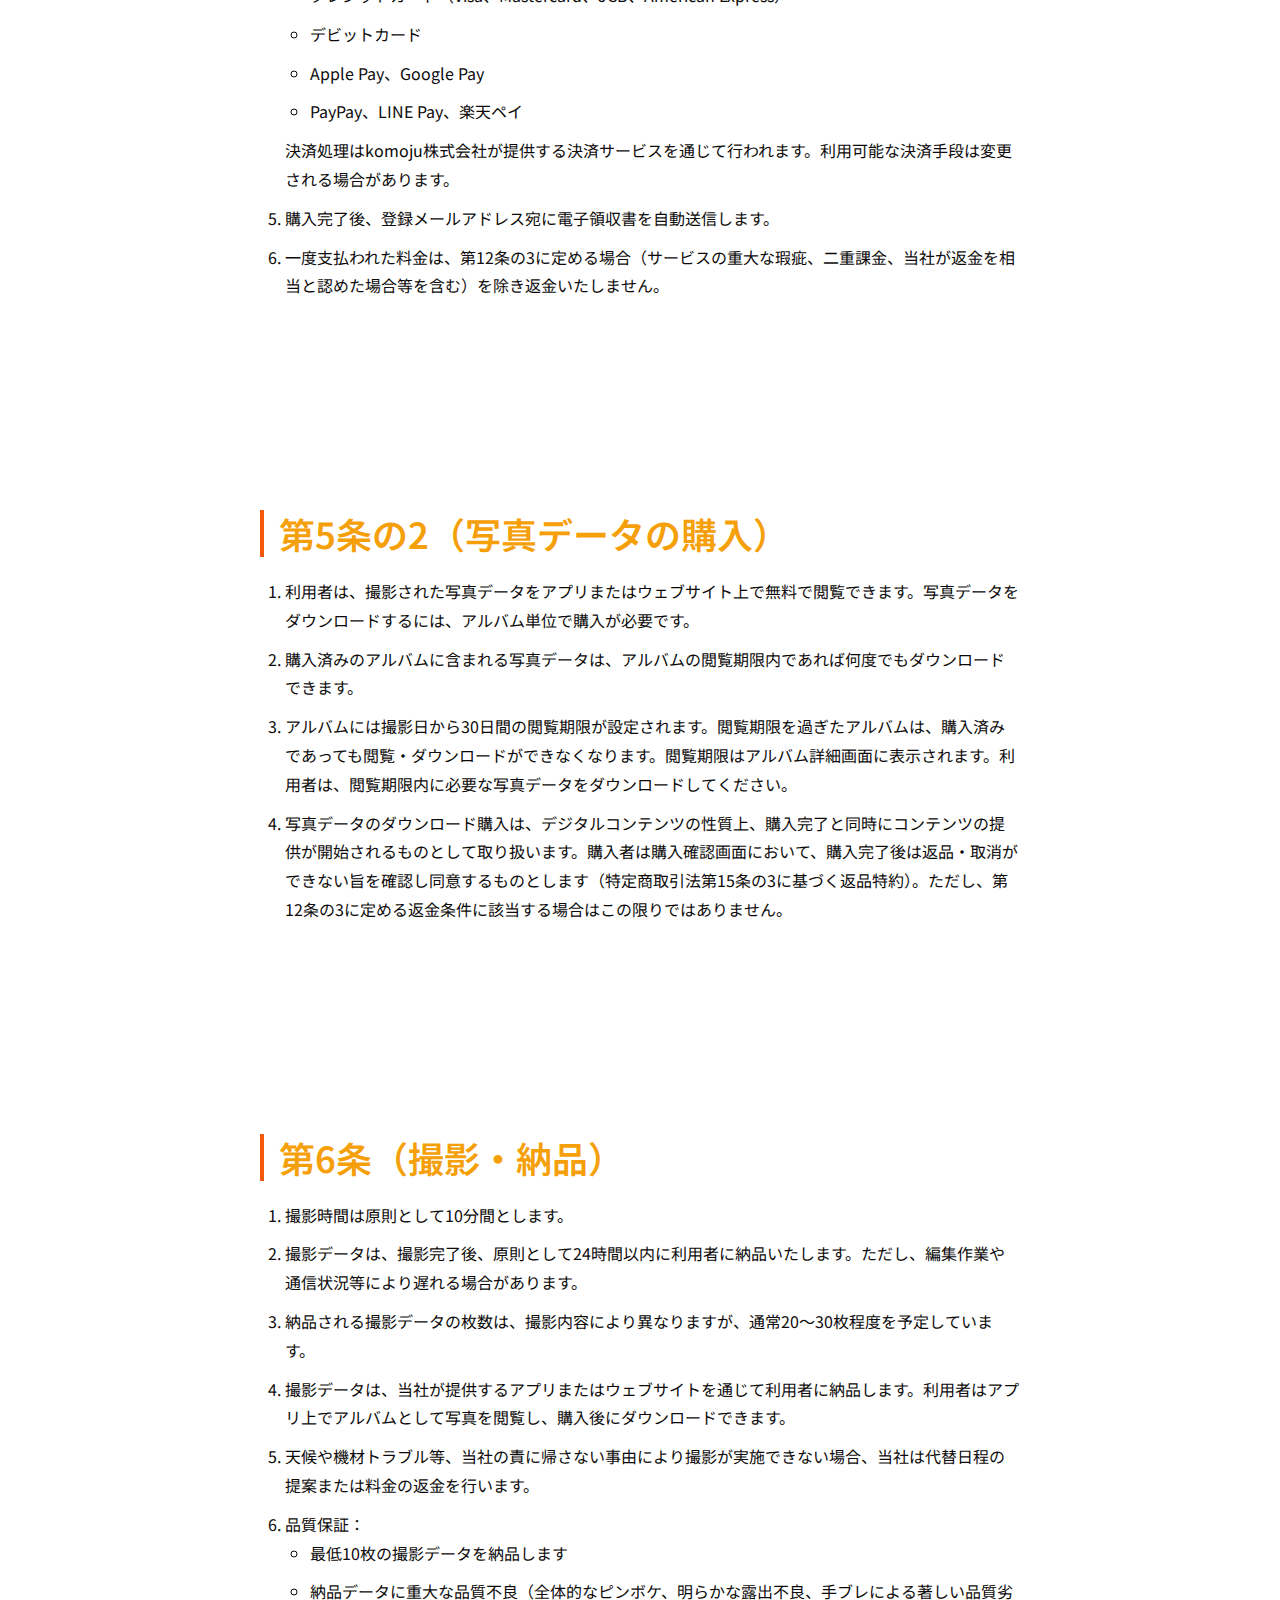
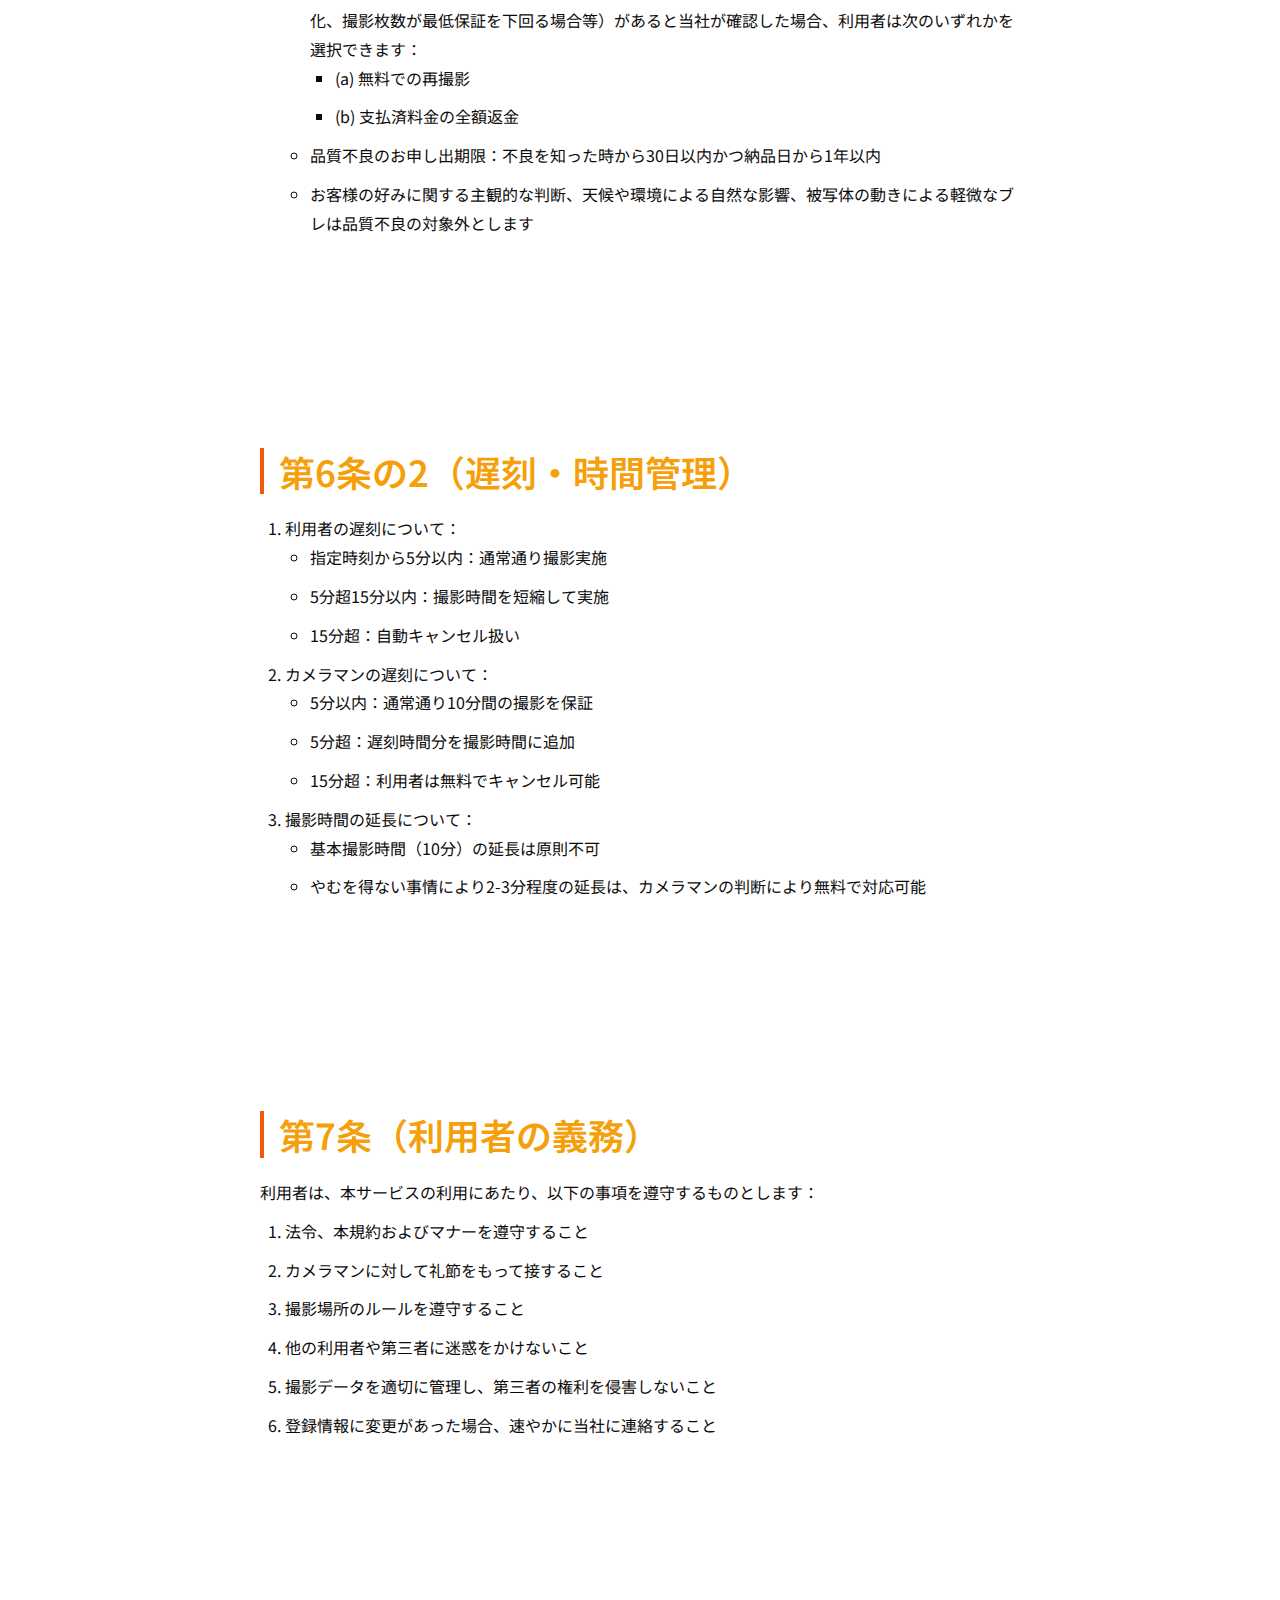
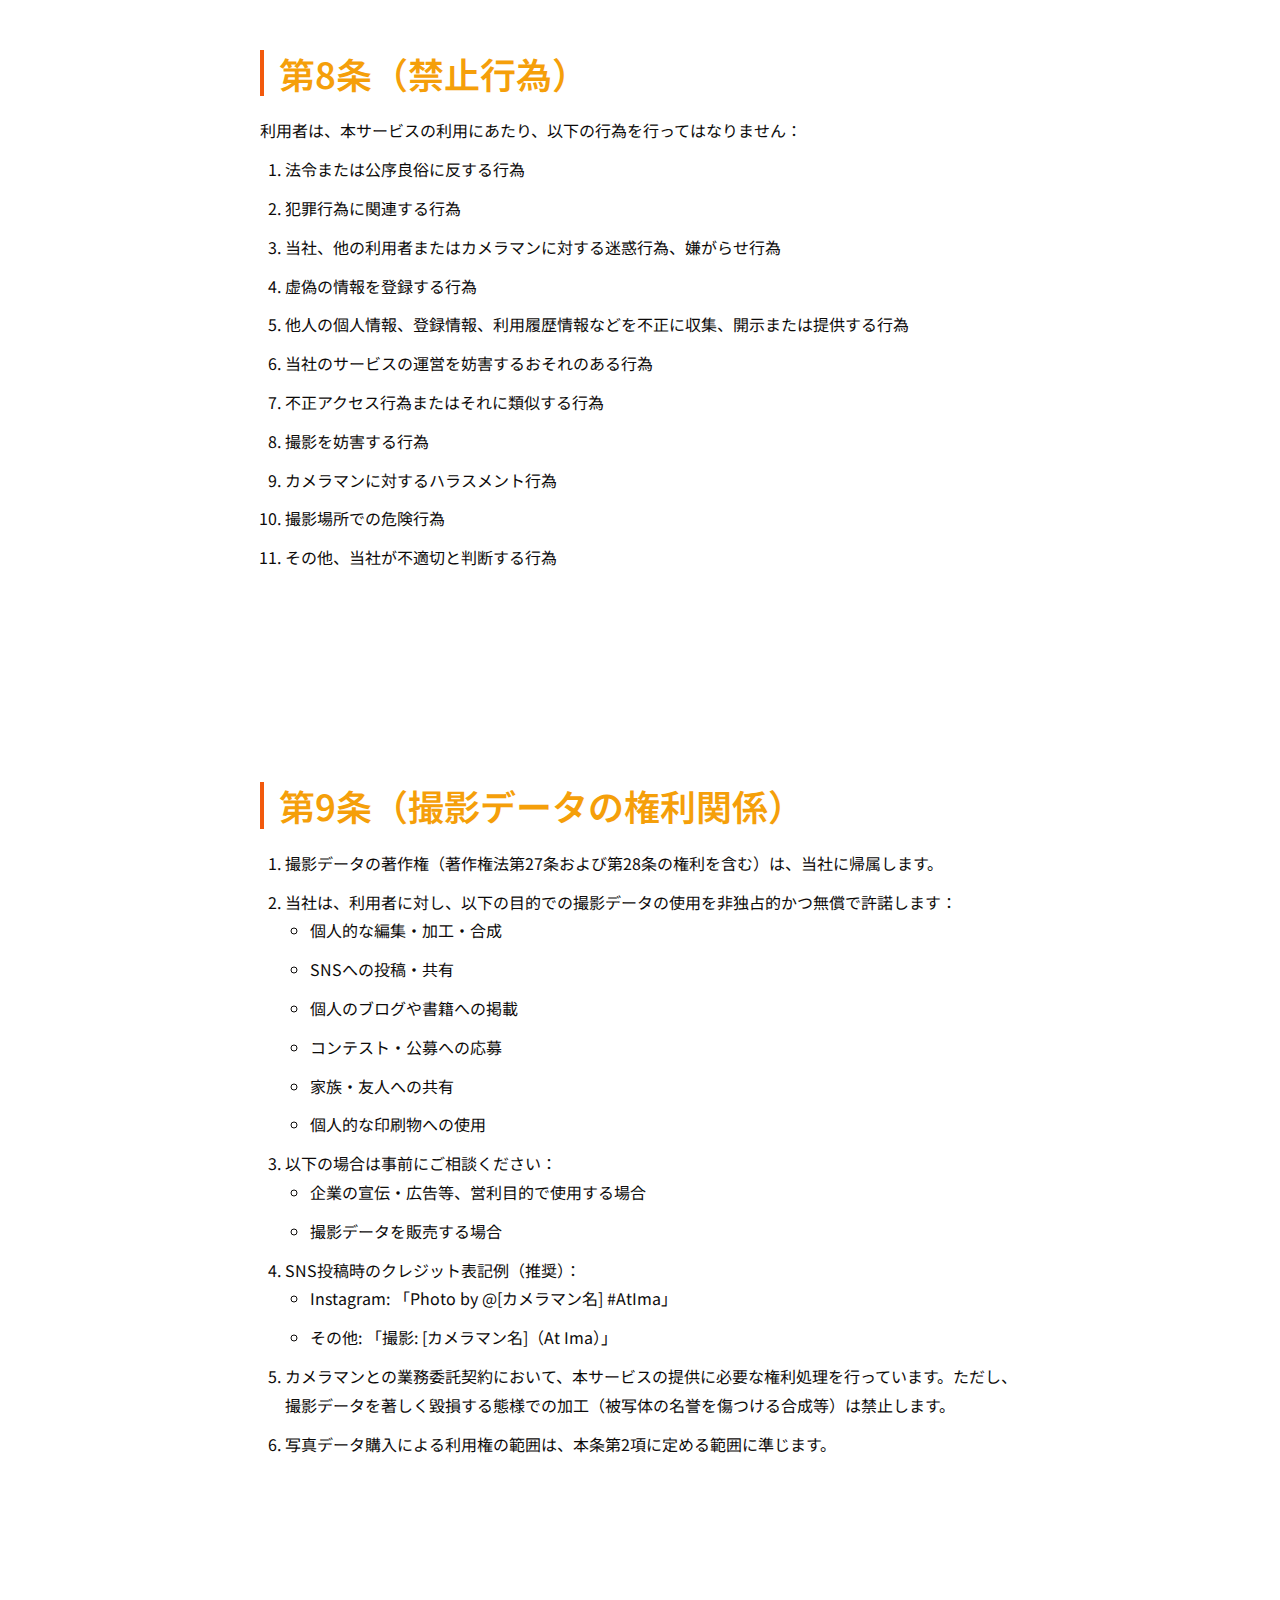
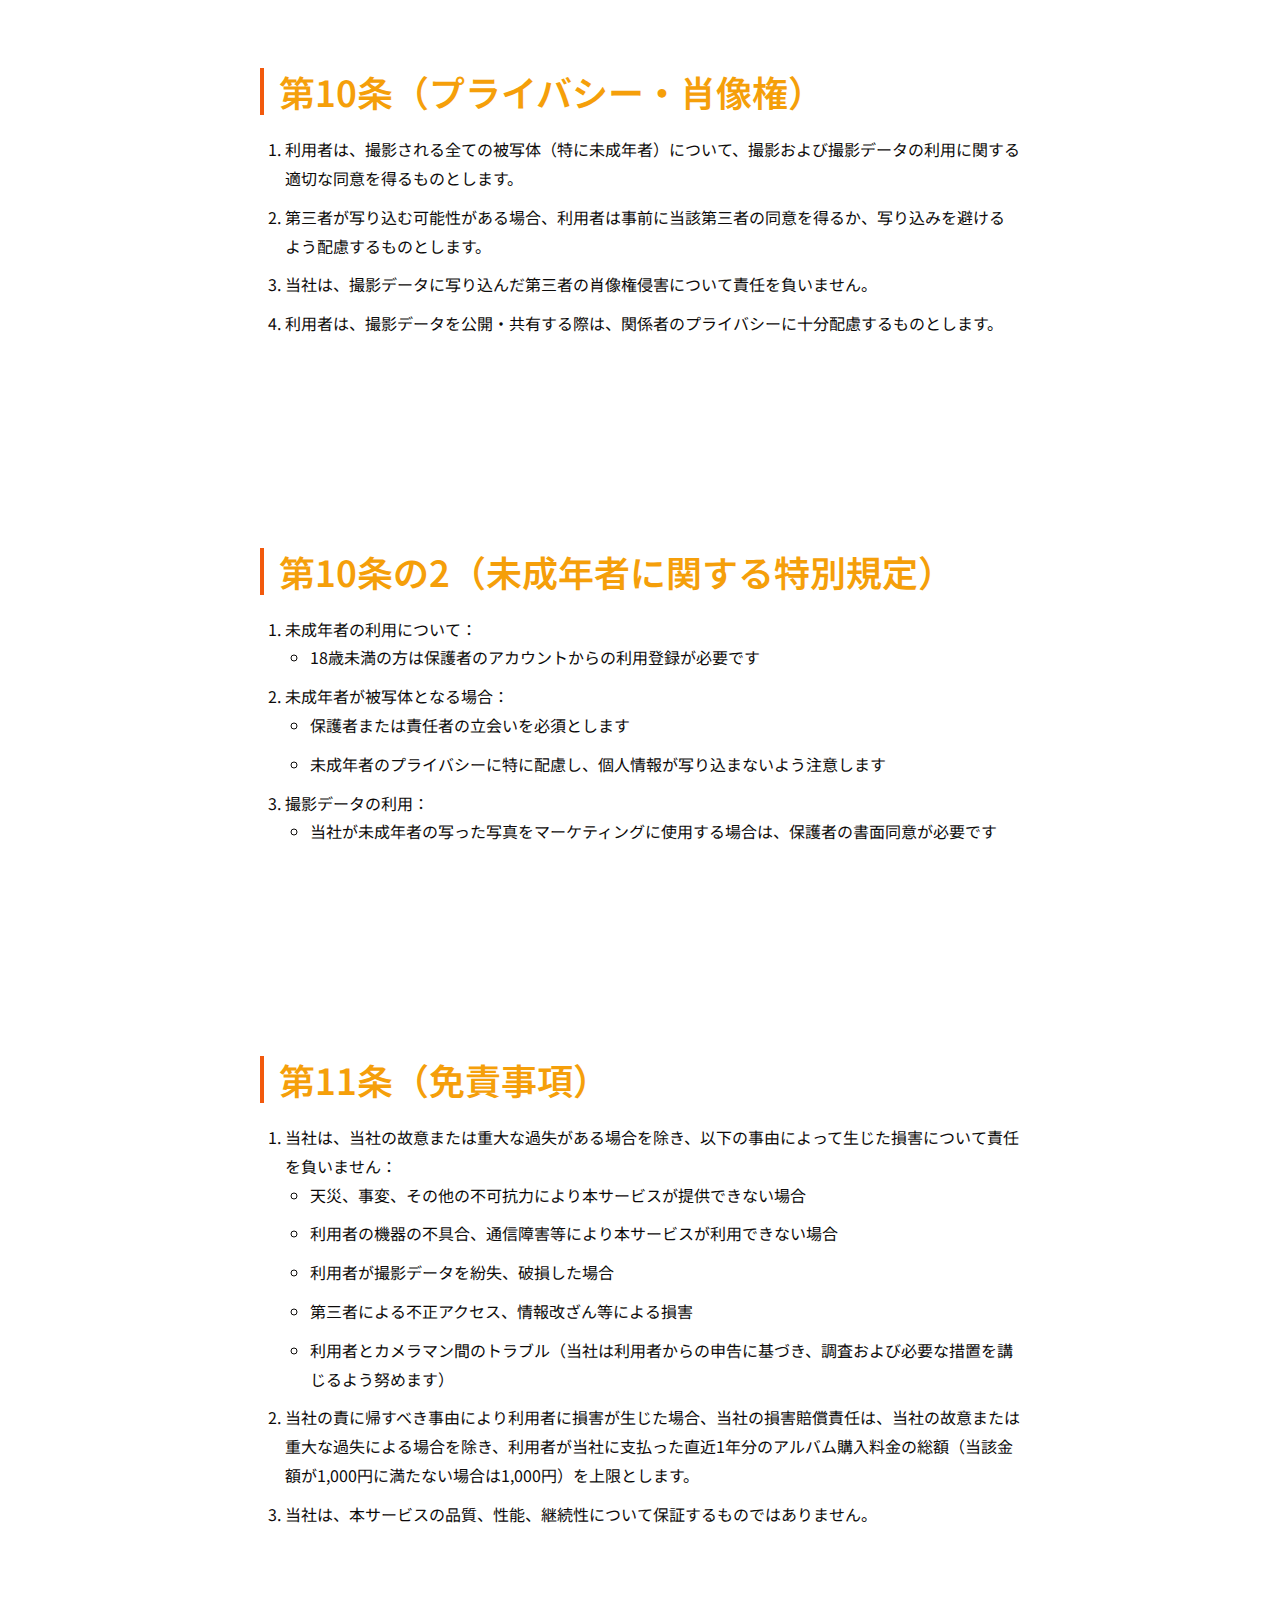
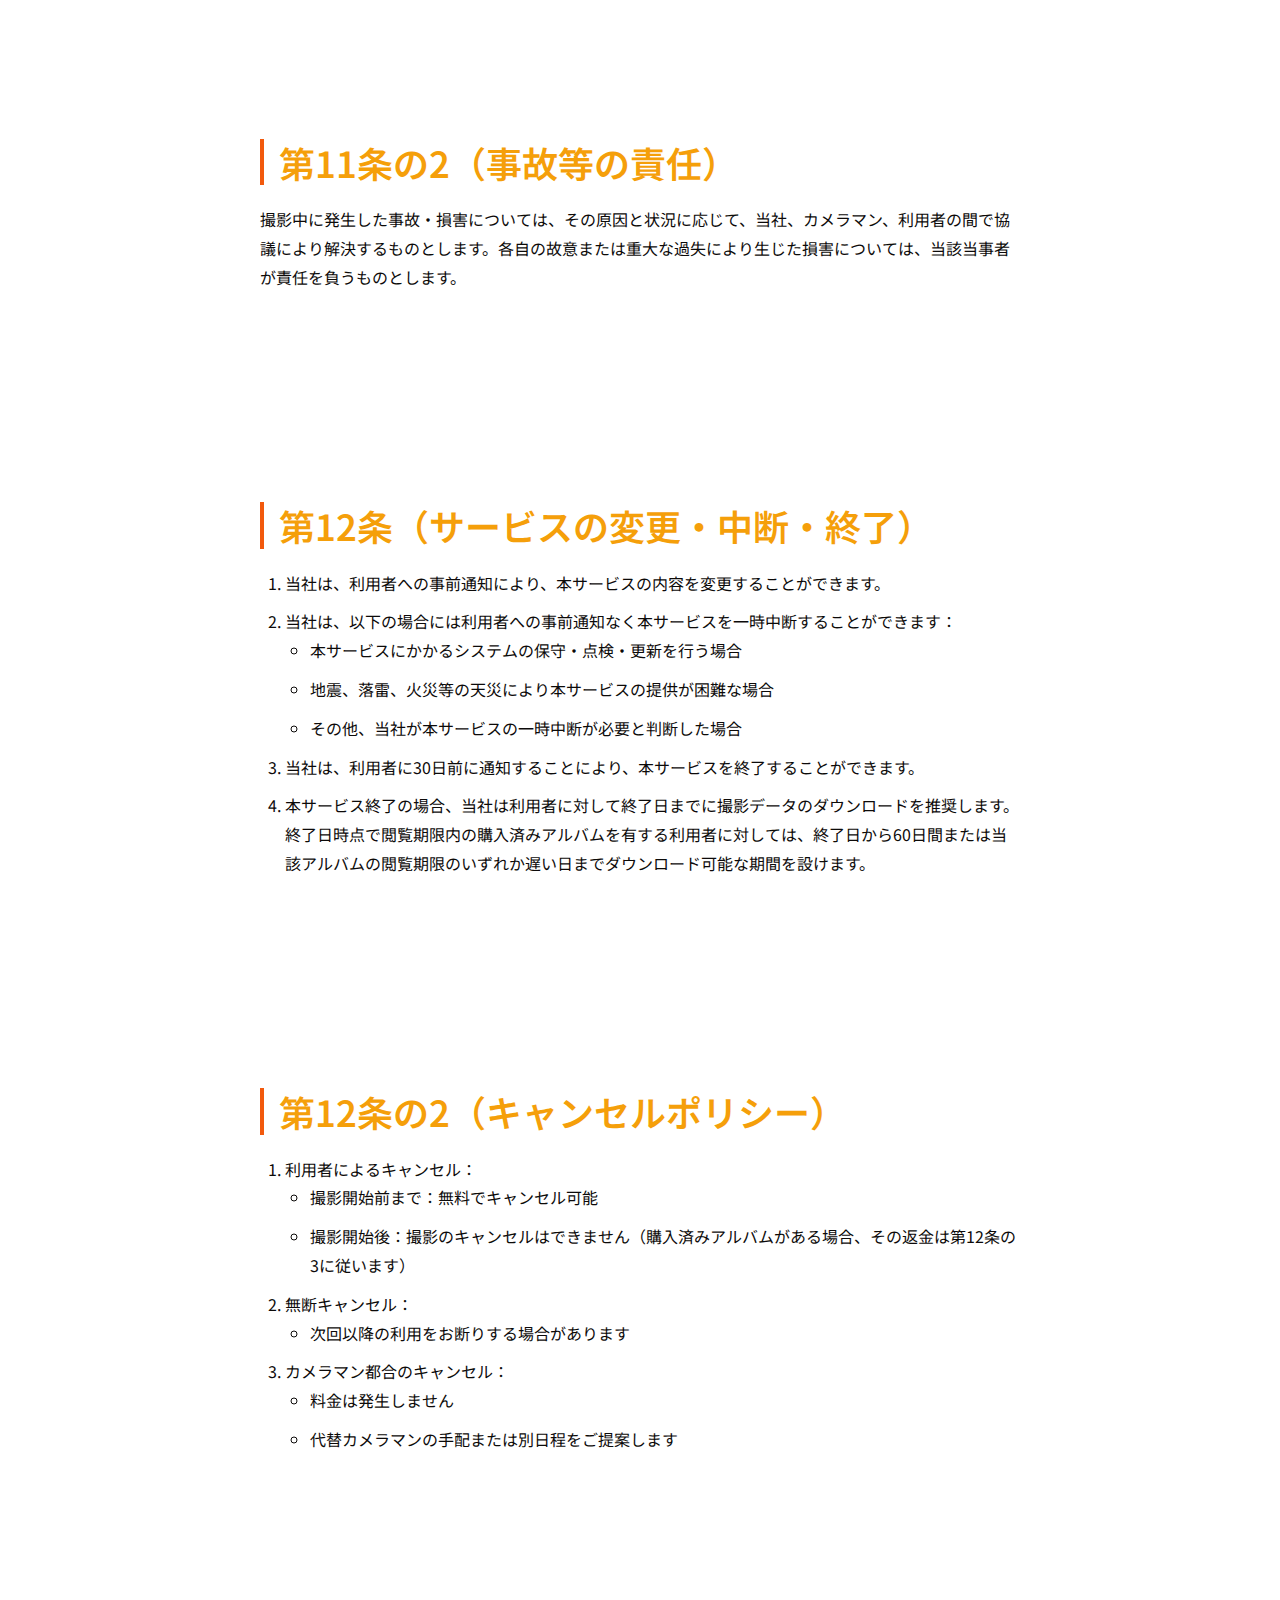
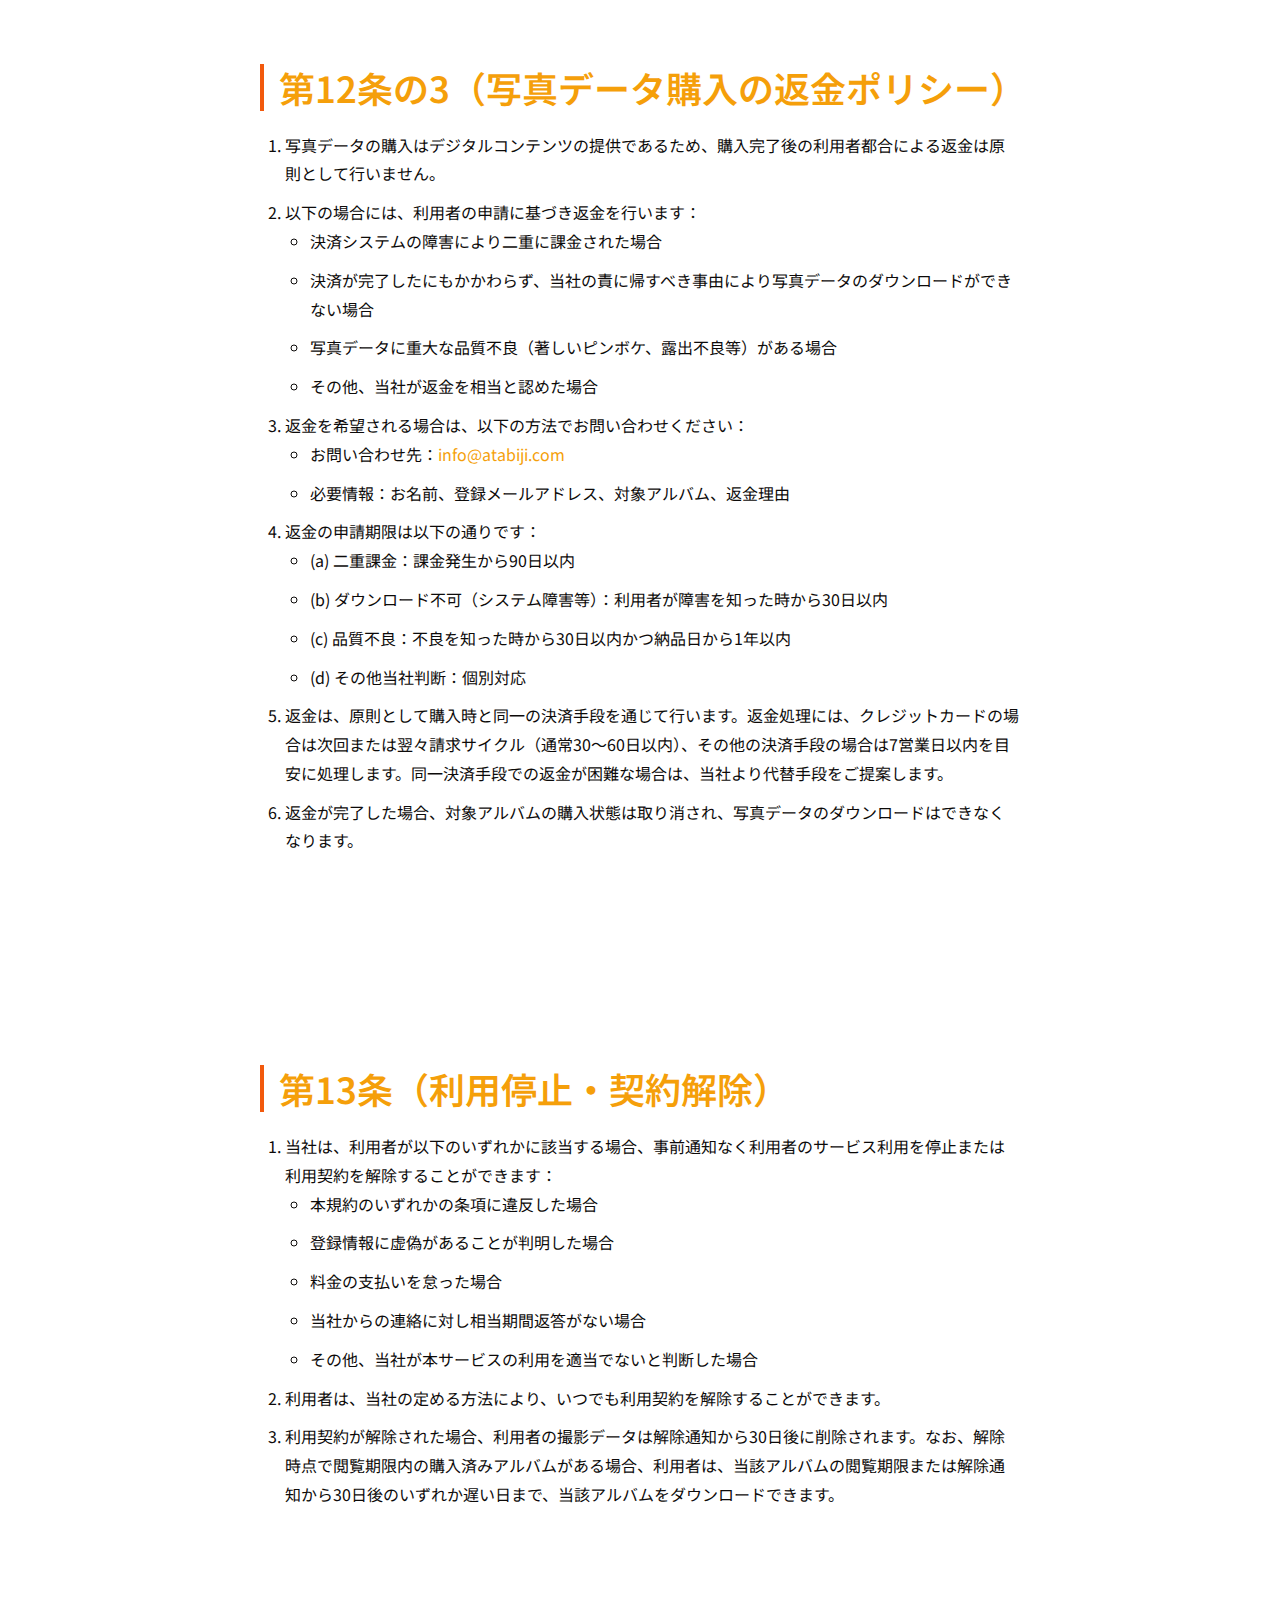
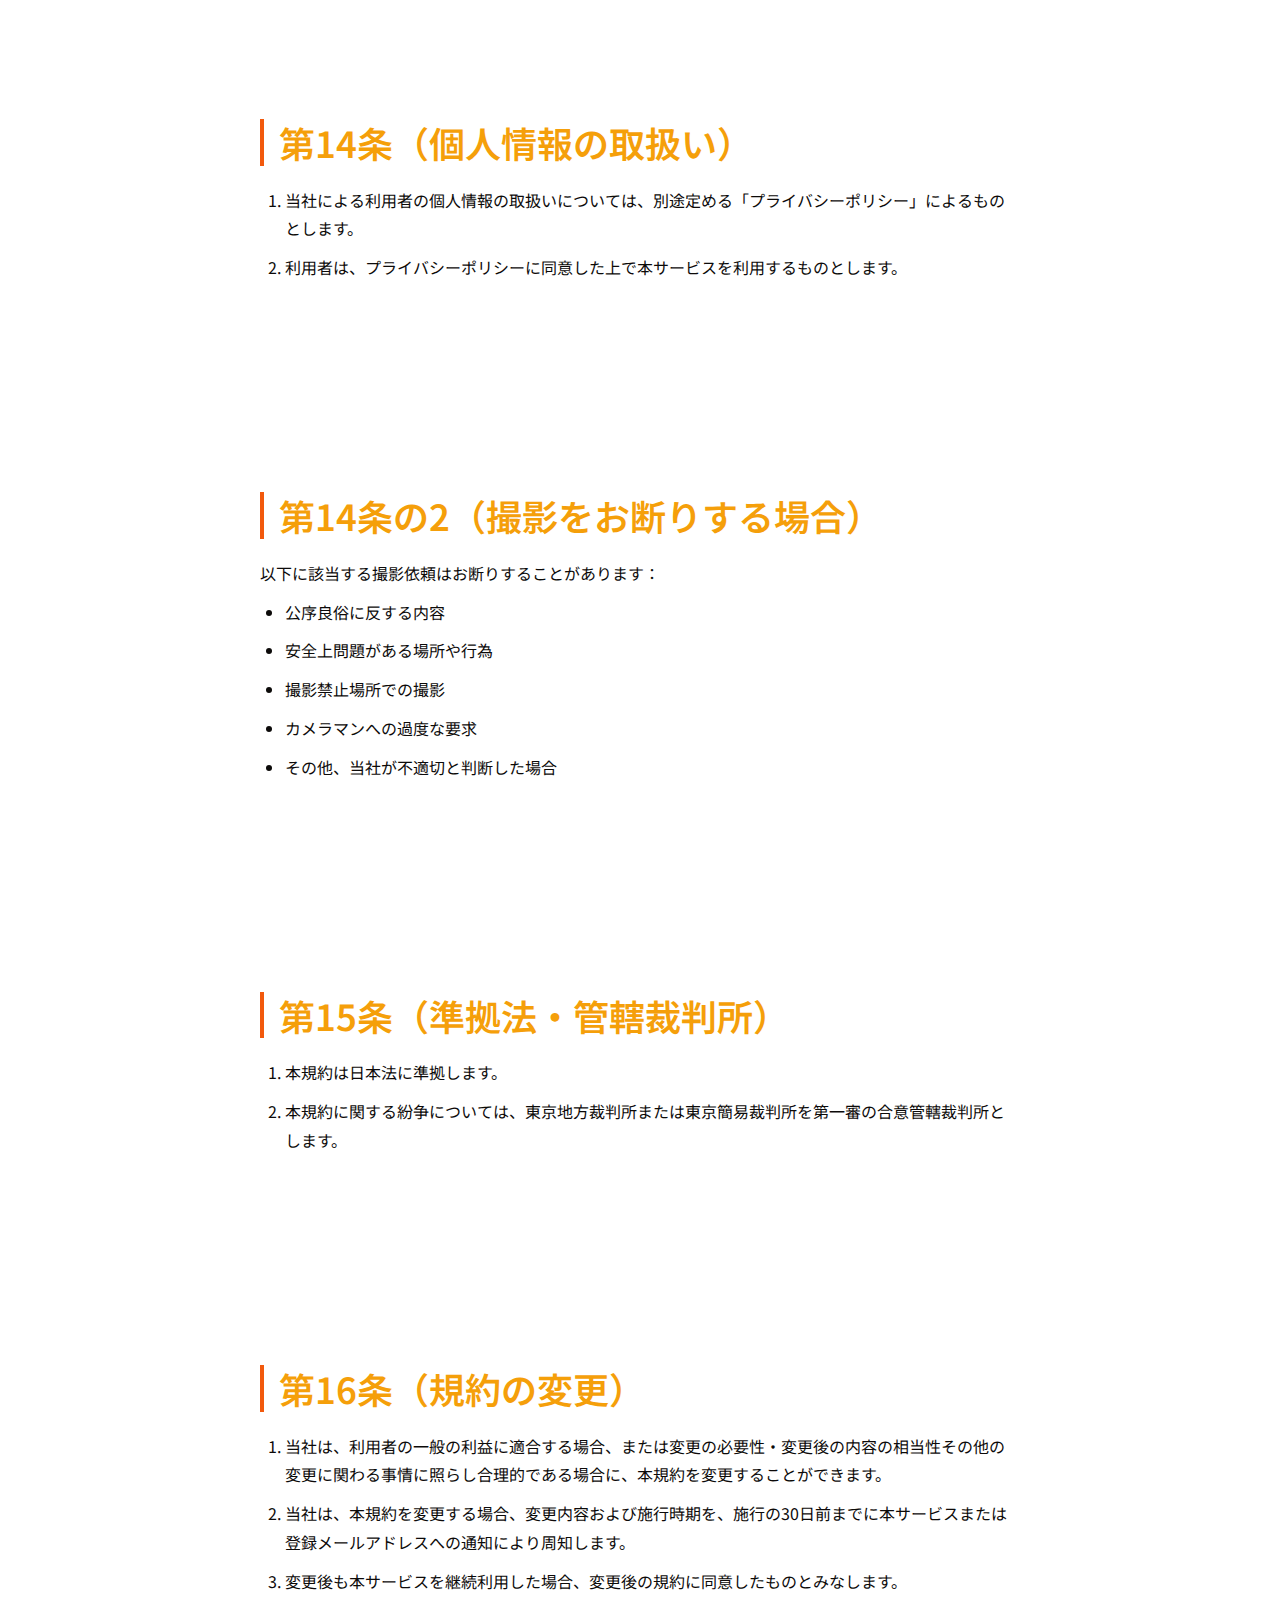
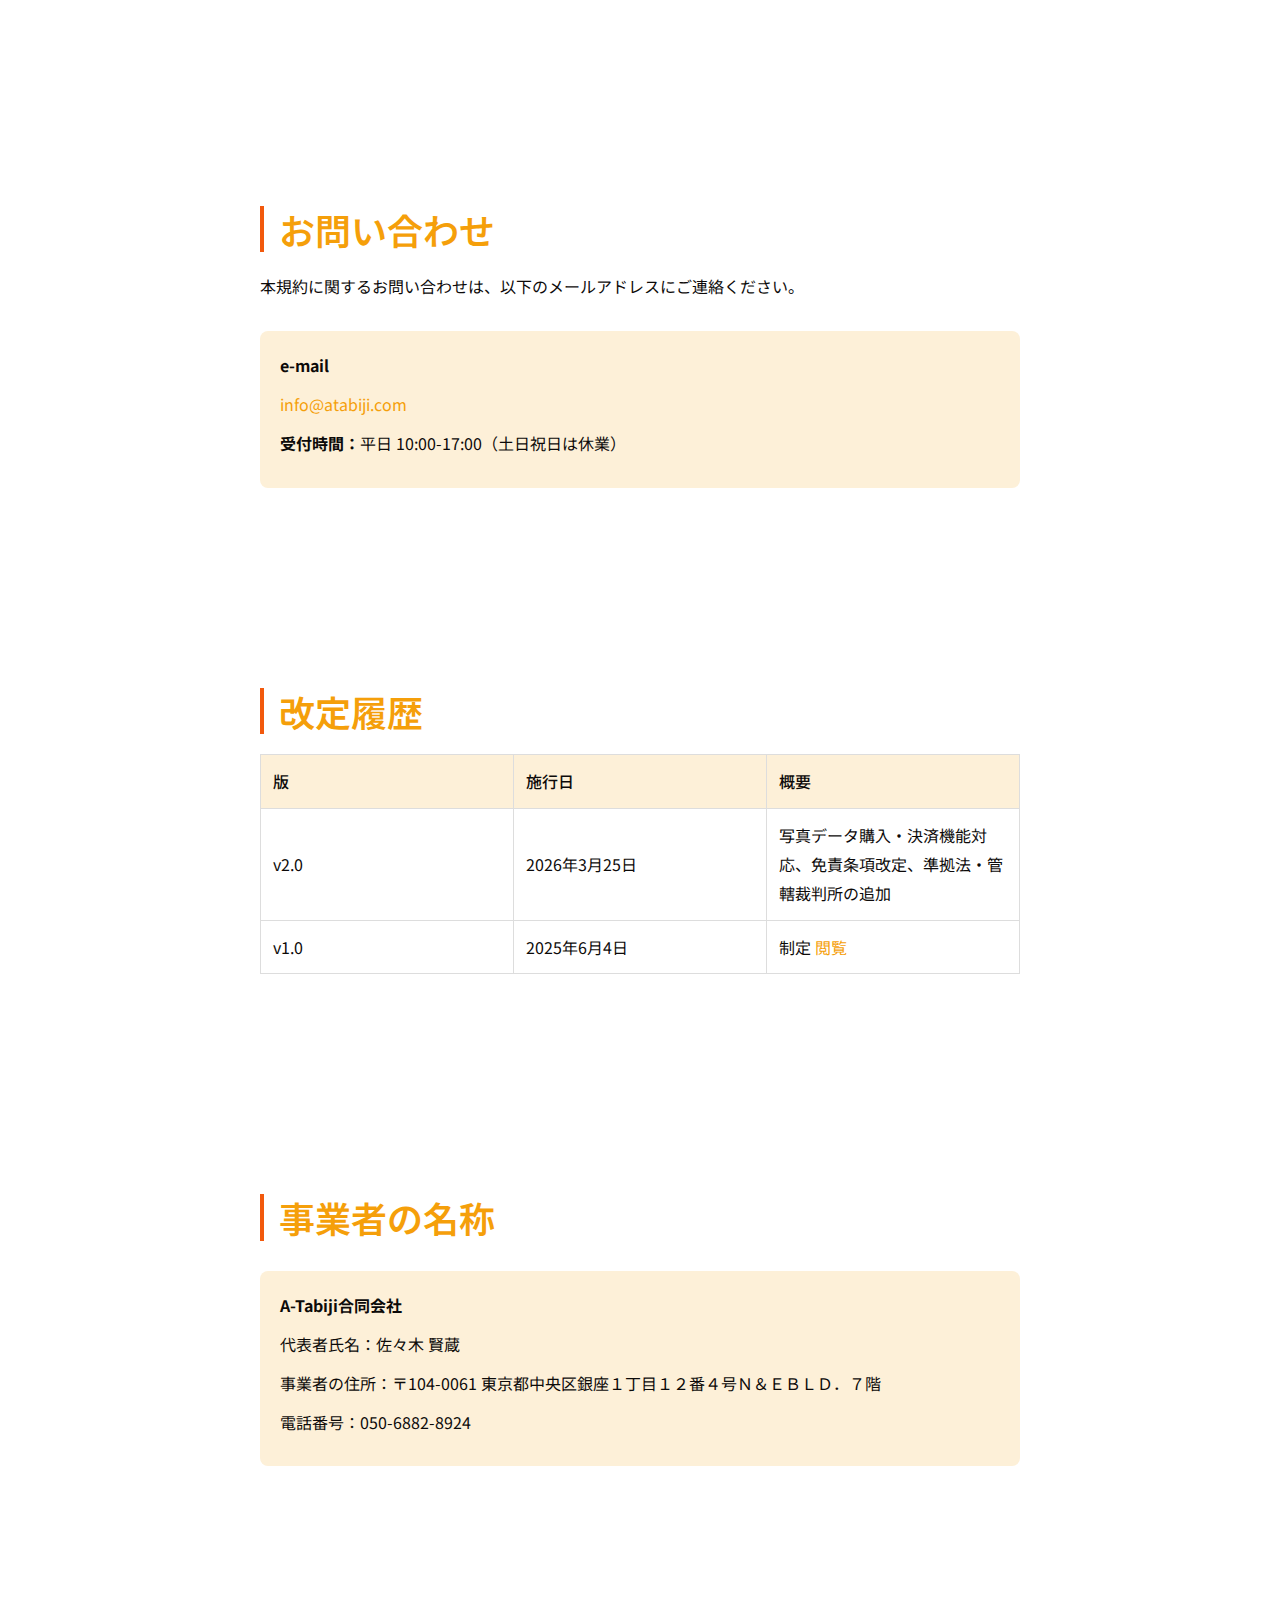
<file: legal-archive/terms-of-service-v2.0.html>
<!DOCTYPE html>
<html lang="ja">
  <head>
    <meta charset="UTF-8" />
    <meta name="viewport" content="width=device-width, initial-scale=1.0" />
    <title>利用規約（v2.0） | At Ima（あっといま）</title>
    <link rel="stylesheet" href="../css/style-amber.css" />
    <link
      rel="stylesheet"
      href="https://cdnjs.cloudflare.com/ajax/libs/font-awesome/6.0.0/css/all.min.css"
    />
    <link rel="preconnect" href="https://fonts.googleapis.com" />
    <link rel="preconnect" href="https://fonts.gstatic.com" crossorigin />
    <link
      href="https://fonts.googleapis.com/css2?family=Noto+Sans+JP:wght@300;400;500;700&display=swap"
      rel="stylesheet"
    />
    <style>
      .policy-container {
        max-width: 800px;
        margin: 0 auto;
        padding: 40px 20px;
        line-height: 1.8;
      }
      .policy-title {
        text-align: center;
        margin-bottom: 40px;
        color: var(--color-primary);
        border-bottom: 3px solid var(--color-accent);
        padding-bottom: 20px;
      }
      .policy-section {
        margin-bottom: 40px;
      }
      .policy-section h2 {
        color: var(--color-primary);
        border-left: 4px solid var(--color-accent);
        padding-left: 15px;
        margin-bottom: 20px;
      }
      .policy-section h3 {
        color: var(--color-text);
        margin: 20px 0 10px 0;
      }
      .policy-section p,
      .policy-section li {
        margin-bottom: 10px;
      }
      .policy-section ul {
        padding-left: 25px;
      }
      .policy-section ol {
        padding-left: 25px;
      }
      .contact-info {
        background-color: var(--color-amber-100);
        padding: 20px;
        border-radius: 8px;
        margin-top: 30px;
      }
      .back-link {
        display: inline-block;
        margin-bottom: 30px;
        color: var(--color-primary);
        text-decoration: none;
        font-weight: 500;
      }
      .back-link:hover {
        text-decoration: underline;
      }
      .update-date {
        text-align: right;
        color: var(--color-text-muted);
        font-size: 14px;
        margin-bottom: 30px;
      }
      .terms-header {
        text-align: center;
        margin-bottom: 40px;
      }
      .terms-header h1 {
        margin: 0;
        font-size: 28px;
        color: var(--color-primary);
      }
      .terms-header .last-updated {
        margin-top: 10px;
        font-size: 14px;
        color: var(--color-text-muted);
      }
      .terms-section {
        margin-bottom: 40px;
      }
      .terms-section h2 {
        color: var(--color-primary);
        border-left: 4px solid var(--color-accent);
        padding-left: 15px;
        margin-bottom: 20px;
      }
      .terms-section p,
      .terms-section li {
        margin-bottom: 10px;
      }
      .terms-section ul {
        padding-left: 25px;
      }
      .terms-section ol {
        padding-left: 25px;
      }
      .important-notice {
        background-color: #fff3cd;
        border: 1px solid #ffeaa7;
        border-radius: 8px;
        padding: 20px;
        margin: 20px 0;
      }
      .important-notice h3 {
        margin-top: 0;
        color: #856404;
      }
      .info-table {
        width: 100%;
        border-collapse: collapse;
        margin: 20px 0;
      }
      .info-table th,
      .info-table td {
        border: 1px solid #ddd;
        padding: 12px;
        text-align: left;
      }
      .info-table th {
        background-color: var(--color-amber-100);
        font-weight: 500;
        width: 30%;
      }
    </style>
  </head>
  <body>
    <header>
      <div class="container header-container">
        <div class="logo">
          <a href="../index.html">
            <span class="logo-text">At Ima</span>
            <span class="logo-sub">あっといま</span>
          </a>
        </div>
        <nav class="nav-menu">
          <ul>
            <li><a href="../index.html#features">サービス</a></li>
            <li><a href="../index.html#how">使い方</a></li>
            <li><a href="../index.html#voices">利用者の声</a></li>
            <li><a href="../index.html#stakeholders">参加する</a></li>
            <li><a href="../index.html#faq">FAQ</a></li>
          </ul>
        </nav>
      </div>
    </header>

    <main>
      <div class="policy-container">
        <a href="../index.html" class="back-link">
          <i class="fas fa-arrow-left"></i> トップページに戻る
        </a>

        <div class="important-notice">
          <h3>過去の版です</h3>
          <p>この利用規約は v2.0（2026年3月25日施行）です。最新版は<a href="../terms-of-service.html">こちら</a>をご確認ください。</p>
        </div>

        <div class="update-date">最終更新日：2026年3月25日</div>

        <div class="terms-header">
          <h1>利用規約（v2.0）</h1>
          <p class="last-updated">2026年03月25日 改訂・施行</p>
        </div>

        <!-- ============ 第1条：定義 ============ -->
        <section class="terms-section" id="definitions">
          <h2>第1条（定義）</h2>
          <p>
            本規約において、次の各号に掲げる用語の意義は、当該各号に定めるところによるものとします。
          </p>
          <ol>
            <li>「当社」とは、A-Tabiji合同会社をいいます。</li>
            <li>
              「本サービス」とは、当社が提供する「At
              Ima（あっといま）」という名称の出張カメラマンサービスをいいます。
            </li>
            <li>
              「利用者」とは、本規約に同意の上、本サービスを利用する個人をいいます。
            </li>
            <li>
              「カメラマン」とは、当社と契約を締結し、本サービスにおいて撮影業務を行う個人をいいます。
            </li>
            <li>
              「撮影データ」とは、本サービスを通じて撮影された写真・動画等のデジタルデータをいいます。
            </li>
            <li>
              「提携施設」とは、当社と提携契約を締結し、本サービスの撮影場所として利用される施設をいいます。
            </li>
            <li>「本規約」とは、本利用規約をいいます。</li>
            <li>
              「写真データ購入」とは、本サービスにより撮影されたデジタル写真データを、利用者がアプリまたはウェブサイトを通じてダウンロード可能な状態にするための有料取引をいいます。
            </li>
            <li>
              「アルバム」とは、1回の撮影セッションにおいて撮影された写真データをまとめたものをいいます。
            </li>
          </ol>
        </section>

        <!-- ============ 第2条：本規約への同意 ============ -->
        <section class="terms-section" id="agreement">
          <h2>第2条（本規約への同意）</h2>
          <ol>
            <li>
              利用者は、本規約の内容を承諾した上で本サービスを利用するものとします。
            </li>
            <li>
              利用者が未成年者である場合、保護者の同意を得た上で本サービスを利用するものとします。
            </li>
            <li>
              本サービスを利用した時点で、利用者は本規約に同意したものとみなします。
            </li>
          </ol>
        </section>

        <!-- ============ 第3条：サービス内容 ============ -->
        <section class="terms-section" id="service-content">
          <h2>第3条（サービス内容）</h2>
          <ol>
            <li>
              本サービスは、利用者の要請に応じてカメラマンを派遣し、写真・動画撮影を行うサービスです。
            </li>
            <li>
              本サービスの具体的な内容は以下の通りです：
              <ul>
                <li>
                  スマートフォンアプリまたはウェブサイトを通じた撮影依頼の受付
                </li>
                <li>近隣のカメラマンの派遣</li>
                <li>約10分間の撮影サービス</li>
                <li>撮影データの編集・加工</li>
                <li>撮影データのオンライン納品</li>
              </ul>
            </li>
            <li>
              撮影場所は、当社が撮影の実施可否を確認した場所に限定されます。当社は、提携施設その他の撮影場所について、必要な許可の取得状況を含め、撮影が適切に実施できることを事前に確認します。
            </li>
          </ol>
        </section>

        <!-- ============ 第4条：利用登録 ============ -->
        <section class="terms-section" id="user-registration">
          <h2>第4条（利用登録）</h2>
          <ol>
            <li>
              本サービスの利用にあたり、利用者は当社の定める方法により利用登録を行うものとします。
            </li>
            <li>
              利用登録の申請にあたり、利用者は真実かつ正確な情報を当社に提供するものとします。
            </li>
            <li>
              当社は、利用登録の申請者が以下のいずれかに該当する場合、利用登録を拒否することがあります：
              <ul>
                <li>本規約に違反したことがある者</li>
                <li>登録情報に虚偽、誤記または記載漏れがあった場合</li>
                <li>
                  未成年者、成年被後見人、被保佐人または被補助人のいずれかであり、法定代理人、後見人、保佐人または補助人の同意等を得ていない場合
                </li>
                <li>その他、当社が利用登録を適当でないと判断した場合</li>
              </ul>
            </li>
          </ol>
        </section>

        <!-- ============ 第5条：料金・支払い ============ -->
        <section class="terms-section" id="pricing-payment">
          <h2>第5条（料金・支払い）</h2>
          <ol>
            <li>
              撮影サービス自体に料金は発生しません。利用者への課金は、写真データの購入時に行われます。
            </li>
            <li>
              撮影された写真データのダウンロードには、アルバム単位での購入が必要です。写真データ購入の料金は以下の通りとします：
              <ul>
                <li>アルバム購入料金：2,200円（税込）</li>
                <li>購入単位：アルバム単位（アルバム内の全写真を一括購入）</li>
                <li>料金は当社が定め、変更する場合は事前に通知します</li>
              </ul>
            </li>
            <li>
              当社は、期間限定のキャンペーンやプロモーションコードにより、写真データ購入料金の割引を実施する場合があります。キャンペーンの内容・条件・期間は、当社が別途定めるものとします。
            </li>
            <li>
              利用可能な決済手段は以下の通りとします：
              <ul>
                <li>クレジットカード（Visa、Mastercard、JCB、American Express）</li>
                <li>デビットカード</li>
                <li>Apple Pay、Google Pay</li>
                <li>PayPay、LINE Pay、楽天ペイ</li>
              </ul>
              <p>
                決済処理はkomoju株式会社が提供する決済サービスを通じて行われます。利用可能な決済手段は変更される場合があります。
              </p>
            </li>
            <li>
              購入完了後、登録メールアドレス宛に電子領収書を自動送信します。
            </li>
            <li>
              一度支払われた料金は、第12条の3に定める場合（サービスの重大な瑕疵、二重課金、当社が返金を相当と認めた場合等を含む）を除き返金いたしません。
            </li>
          </ol>
        </section>

        <!-- ============ 第5条の2：写真データの購入 ============ -->
        <section class="terms-section" id="photo-data-purchase">
          <h2>第5条の2（写真データの購入）</h2>
          <ol>
            <li>
              利用者は、撮影された写真データをアプリまたはウェブサイト上で無料で閲覧できます。写真データをダウンロードするには、アルバム単位で購入が必要です。
            </li>
            <li>
              購入済みのアルバムに含まれる写真データは、アルバムの閲覧期限内であれば何度でもダウンロードできます。
            </li>
            <li>
              アルバムには撮影日から30日間の閲覧期限が設定されます。閲覧期限を過ぎたアルバムは、購入済みであっても閲覧・ダウンロードができなくなります。閲覧期限はアルバム詳細画面に表示されます。利用者は、閲覧期限内に必要な写真データをダウンロードしてください。
            </li>
            <li>
              写真データのダウンロード購入は、デジタルコンテンツの性質上、購入完了と同時にコンテンツの提供が開始されるものとして取り扱います。購入者は購入確認画面において、購入完了後は返品・取消ができない旨を確認し同意するものとします（特定商取引法第15条の3に基づく返品特約）。ただし、第12条の3に定める返金条件に該当する場合はこの限りではありません。
            </li>
          </ol>
        </section>

        <!-- ============ 第6条：撮影・納品 ============ -->
        <section class="terms-section" id="shooting-delivery">
          <h2>第6条（撮影・納品）</h2>
          <ol>
            <li>撮影時間は原則として10分間とします。</li>
            <li>
              撮影データは、撮影完了後、原則として24時間以内に利用者に納品いたします。ただし、編集作業や通信状況等により遅れる場合があります。
            </li>
            <li>
              納品される撮影データの枚数は、撮影内容により異なりますが、通常20〜30枚程度を予定しています。
            </li>
            <li>
              撮影データは、当社が提供するアプリまたはウェブサイトを通じて利用者に納品します。利用者はアプリ上でアルバムとして写真を閲覧し、購入後にダウンロードできます。
            </li>
            <li>
              天候や機材トラブル等、当社の責に帰さない事由により撮影が実施できない場合、当社は代替日程の提案または料金の返金を行います。
            </li>
            <li>
              品質保証：
              <ul>
                <li>最低10枚の撮影データを納品します</li>
                <li>
                  納品データに重大な品質不良（全体的なピンボケ、明らかな露出不良、手ブレによる著しい品質劣化、撮影枚数が最低保証を下回る場合等）があると当社が確認した場合、利用者は次のいずれかを選択できます：
                  <ul>
                    <li>(a) 無料での再撮影</li>
                    <li>(b) 支払済料金の全額返金</li>
                  </ul>
                </li>
                <li>品質不良のお申し出期限：不良を知った時から30日以内かつ納品日から1年以内</li>
                <li>お客様の好みに関する主観的な判断、天候や環境による自然な影響、被写体の動きによる軽微なブレは品質不良の対象外とします</li>
              </ul>
            </li>
          </ol>
        </section>

        <!-- ============ 第6条の2：遅刻・時間管理 ============ -->
        <section class="terms-section" id="punctuality-time-management">
          <h2>第6条の2（遅刻・時間管理）</h2>
          <ol>
            <li>
              利用者の遅刻について：
              <ul>
                <li>指定時刻から5分以内：通常通り撮影実施</li>
                <li>5分超15分以内：撮影時間を短縮して実施</li>
                <li>15分超：自動キャンセル扱い</li>
              </ul>
            </li>
            <li>
              カメラマンの遅刻について：
              <ul>
                <li>5分以内：通常通り10分間の撮影を保証</li>
                <li>5分超：遅刻時間分を撮影時間に追加</li>
                <li>15分超：利用者は無料でキャンセル可能</li>
              </ul>
            </li>
            <li>
              撮影時間の延長について：
              <ul>
                <li>基本撮影時間（10分）の延長は原則不可</li>
                <li>
                  やむを得ない事情により2-3分程度の延長は、カメラマンの判断により無料で対応可能
                </li>
              </ul>
            </li>
          </ol>
        </section>

        <!-- ============ 第7条：利用者の義務 ============ -->
        <section class="terms-section" id="user-obligations">
          <h2>第7条（利用者の義務）</h2>
          <p>
            利用者は、本サービスの利用にあたり、以下の事項を遵守するものとします：
          </p>
          <ol>
            <li>法令、本規約およびマナーを遵守すること</li>
            <li>カメラマンに対して礼節をもって接すること</li>
            <li>撮影場所のルールを遵守すること</li>
            <li>他の利用者や第三者に迷惑をかけないこと</li>
            <li>撮影データを適切に管理し、第三者の権利を侵害しないこと</li>
            <li>登録情報に変更があった場合、速やかに当社に連絡すること</li>
          </ol>
        </section>

        <!-- ============ 第8条：禁止行為 ============ -->
        <section class="terms-section" id="prohibited-acts">
          <h2>第8条（禁止行為）</h2>
          <p>
            利用者は、本サービスの利用にあたり、以下の行為を行ってはなりません：
          </p>
          <ol>
            <li>法令または公序良俗に反する行為</li>
            <li>犯罪行為に関連する行為</li>
            <li>
              当社、他の利用者またはカメラマンに対する迷惑行為、嫌がらせ行為
            </li>
            <li>虚偽の情報を登録する行為</li>
            <li>
              他人の個人情報、登録情報、利用履歴情報などを不正に収集、開示または提供する行為
            </li>
            <li>当社のサービスの運営を妨害するおそれのある行為</li>
            <li>不正アクセス行為またはそれに類似する行為</li>
            <li>撮影を妨害する行為</li>
            <li>カメラマンに対するハラスメント行為</li>
            <li>撮影場所での危険行為</li>
            <li>その他、当社が不適切と判断する行為</li>
          </ol>
        </section>

        <!-- ============ 第9条：撮影データの権利関係 ============ -->
        <section class="terms-section" id="data-rights">
          <h2>第9条（撮影データの権利関係）</h2>
          <ol>
            <li>
              撮影データの著作権（著作権法第27条および第28条の権利を含む）は、当社に帰属します。
            </li>
            <li>
              当社は、利用者に対し、以下の目的での撮影データの使用を非独占的かつ無償で許諾します：
              <ul>
                <li>個人的な編集・加工・合成</li>
                <li>SNSへの投稿・共有</li>
                <li>個人のブログや書籍への掲載</li>
                <li>コンテスト・公募への応募</li>
                <li>家族・友人への共有</li>
                <li>個人的な印刷物への使用</li>
              </ul>
            </li>
            <li>
              以下の場合は事前にご相談ください：
              <ul>
                <li>企業の宣伝・広告等、営利目的で使用する場合</li>
                <li>撮影データを販売する場合</li>
              </ul>
            </li>
            <li>
              SNS投稿時のクレジット表記例（推奨）：
              <ul>
                <li>Instagram: 「Photo by @[カメラマン名] #AtIma」</li>
                <li>その他: 「撮影: [カメラマン名]（At Ima）」</li>
              </ul>
            </li>
            <li>
              カメラマンとの業務委託契約において、本サービスの提供に必要な権利処理を行っています。ただし、撮影データを著しく毀損する態様での加工（被写体の名誉を傷つける合成等）は禁止します。
            </li>
            <li>
              写真データ購入による利用権の範囲は、本条第2項に定める範囲に準じます。
            </li>
          </ol>
        </section>

        <!-- ============ 第10条：プライバシー・肖像権 ============ -->
        <section class="terms-section" id="privacy-portrait">
          <h2>第10条（プライバシー・肖像権）</h2>
          <ol>
            <li>
              利用者は、撮影される全ての被写体（特に未成年者）について、撮影および撮影データの利用に関する適切な同意を得るものとします。
            </li>
            <li>
              第三者が写り込む可能性がある場合、利用者は事前に当該第三者の同意を得るか、写り込みを避けるよう配慮するものとします。
            </li>
            <li>
              当社は、撮影データに写り込んだ第三者の肖像権侵害について責任を負いません。
            </li>
            <li>
              利用者は、撮影データを公開・共有する際は、関係者のプライバシーに十分配慮するものとします。
            </li>
          </ol>
        </section>

        <!-- ============ 第10条の2：未成年者に関する特別規定 ============ -->
        <section class="terms-section" id="minor-special-provisions">
          <h2>第10条の2（未成年者に関する特別規定）</h2>
          <ol>
            <li>
              未成年者の利用について：
              <ul>
                <li>
                  18歳未満の方は保護者のアカウントからの利用登録が必要です
                </li>
              </ul>
            </li>
            <li>
              未成年者が被写体となる場合：
              <ul>
                <li>保護者または責任者の立会いを必須とします</li>
                <li>
                  未成年者のプライバシーに特に配慮し、個人情報が写り込まないよう注意します
                </li>
              </ul>
            </li>
            <li>
              撮影データの利用：
              <ul>
                <li>
                  当社が未成年者の写った写真をマーケティングに使用する場合は、保護者の書面同意が必要です
                </li>
              </ul>
            </li>
          </ol>
        </section>

        <!-- ============ 第11条：免責事項 ============ -->
        <section class="terms-section" id="disclaimer">
          <h2>第11条（免責事項）</h2>
          <ol>
            <li>
              当社は、当社の故意または重大な過失がある場合を除き、以下の事由によって生じた損害について責任を負いません：
              <ul>
                <li>
                  天災、事変、その他の不可抗力により本サービスが提供できない場合
                </li>
                <li>
                  利用者の機器の不具合、通信障害等により本サービスが利用できない場合
                </li>
                <li>利用者が撮影データを紛失、破損した場合</li>
                <li>第三者による不正アクセス、情報改ざん等による損害</li>
                <li>利用者とカメラマン間のトラブル（当社は利用者からの申告に基づき、調査および必要な措置を講じるよう努めます）</li>
              </ul>
            </li>
            <li>
              当社の責に帰すべき事由により利用者に損害が生じた場合、当社の損害賠償責任は、当社の故意または重大な過失による場合を除き、利用者が当社に支払った直近1年分のアルバム購入料金の総額（当該金額が1,000円に満たない場合は1,000円）を上限とします。
            </li>
            <li>
              当社は、本サービスの品質、性能、継続性について保証するものではありません。
            </li>
          </ol>
        </section>

        <!-- ============ 第11条の2：事故等の責任 ============ -->
        <section class="terms-section" id="accident-liability">
          <h2>第11条の2（事故等の責任）</h2>
          <p>
            撮影中に発生した事故・損害については、その原因と状況に応じて、当社、カメラマン、利用者の間で協議により解決するものとします。各自の故意または重大な過失により生じた損害については、当該当事者が責任を負うものとします。
          </p>
        </section>

        <!-- ============ 第12条：サービスの変更・中断・終了 ============ -->
        <section class="terms-section" id="service-changes">
          <h2>第12条（サービスの変更・中断・終了）</h2>
          <ol>
            <li>
              当社は、利用者への事前通知により、本サービスの内容を変更することができます。
            </li>
            <li>
              当社は、以下の場合には利用者への事前通知なく本サービスを一時中断することができます：
              <ul>
                <li>本サービスにかかるシステムの保守・点検・更新を行う場合</li>
                <li>
                  地震、落雷、火災等の天災により本サービスの提供が困難な場合
                </li>
                <li>その他、当社が本サービスの一時中断が必要と判断した場合</li>
              </ul>
            </li>
            <li>
              当社は、利用者に30日前に通知することにより、本サービスを終了することができます。
            </li>
            <li>
              本サービス終了の場合、当社は利用者に対して終了日までに撮影データのダウンロードを推奨します。終了日時点で閲覧期限内の購入済みアルバムを有する利用者に対しては、終了日から60日間または当該アルバムの閲覧期限のいずれか遅い日までダウンロード可能な期間を設けます。
            </li>
          </ol>
        </section>

        <!-- ============ 第12条の2：キャンセルポリシー ============ -->
        <section class="terms-section" id="cancellation-policy">
          <h2>第12条の2（キャンセルポリシー）</h2>
          <ol>
            <li>
              利用者によるキャンセル：
              <ul>
                <li>撮影開始前まで：無料でキャンセル可能</li>
                <li>撮影開始後：撮影のキャンセルはできません（購入済みアルバムがある場合、その返金は第12条の3に従います）</li>
              </ul>
            </li>
            <li>
              無断キャンセル：
              <ul>
                <li>次回以降の利用をお断りする場合があります</li>
              </ul>
            </li>
            <li>
              カメラマン都合のキャンセル：
              <ul>
                <li>料金は発生しません</li>
                <li>代替カメラマンの手配または別日程をご提案します</li>
              </ul>
            </li>
          </ol>
        </section>

        <!-- ============ 第12条の3：写真データ購入の返金ポリシー ============ -->
        <section class="terms-section" id="photo-data-refund-policy">
          <h2>第12条の3（写真データ購入の返金ポリシー）</h2>
          <ol>
            <li>
              写真データの購入はデジタルコンテンツの提供であるため、購入完了後の利用者都合による返金は原則として行いません。
            </li>
            <li>
              以下の場合には、利用者の申請に基づき返金を行います：
              <ul>
                <li>決済システムの障害により二重に課金された場合</li>
                <li>決済が完了したにもかかわらず、当社の責に帰すべき事由により写真データのダウンロードができない場合</li>
                <li>写真データに重大な品質不良（著しいピンボケ、露出不良等）がある場合</li>
                <li>その他、当社が返金を相当と認めた場合</li>
              </ul>
            </li>
            <li>
              返金を希望される場合は、以下の方法でお問い合わせください：
              <ul>
                <li>お問い合わせ先：<a href="mailto:info@atabiji.com">info@atabiji.com</a></li>
                <li>必要情報：お名前、登録メールアドレス、対象アルバム、返金理由</li>
              </ul>
            </li>
            <li>
              返金の申請期限は以下の通りです：
              <ul>
                <li>(a) 二重課金：課金発生から90日以内</li>
                <li>(b) ダウンロード不可（システム障害等）：利用者が障害を知った時から30日以内</li>
                <li>(c) 品質不良：不良を知った時から30日以内かつ納品日から1年以内</li>
                <li>(d) その他当社判断：個別対応</li>
              </ul>
            </li>
            <li>
              返金は、原則として購入時と同一の決済手段を通じて行います。返金処理には、クレジットカードの場合は次回または翌々請求サイクル（通常30〜60日以内）、その他の決済手段の場合は7営業日以内を目安に処理します。同一決済手段での返金が困難な場合は、当社より代替手段をご提案します。
            </li>
            <li>
              返金が完了した場合、対象アルバムの購入状態は取り消され、写真データのダウンロードはできなくなります。
            </li>
          </ol>
        </section>

        <!-- ============ 第13条：利用停止・契約解除 ============ -->
        <section class="terms-section" id="suspension-termination">
          <h2>第13条（利用停止・契約解除）</h2>
          <ol>
            <li>
              当社は、利用者が以下のいずれかに該当する場合、事前通知なく利用者のサービス利用を停止または利用契約を解除することができます：
              <ul>
                <li>本規約のいずれかの条項に違反した場合</li>
                <li>登録情報に虚偽があることが判明した場合</li>
                <li>料金の支払いを怠った場合</li>
                <li>当社からの連絡に対し相当期間返答がない場合</li>
                <li>
                  その他、当社が本サービスの利用を適当でないと判断した場合
                </li>
              </ul>
            </li>
            <li>
              利用者は、当社の定める方法により、いつでも利用契約を解除することができます。
            </li>
            <li>
              利用契約が解除された場合、利用者の撮影データは解除通知から30日後に削除されます。なお、解除時点で閲覧期限内の購入済みアルバムがある場合、利用者は、当該アルバムの閲覧期限または解除通知から30日後のいずれか遅い日まで、当該アルバムをダウンロードできます。
            </li>
          </ol>
        </section>

        <!-- ============ 第14条：個人情報の取扱い ============ -->
        <section class="terms-section" id="personal-information">
          <h2>第14条（個人情報の取扱い）</h2>
          <ol>
            <li>
              当社による利用者の個人情報の取扱いについては、別途定める「プライバシーポリシー」によるものとします。
            </li>
            <li>
              利用者は、プライバシーポリシーに同意した上で本サービスを利用するものとします。
            </li>
          </ol>
        </section>

        <!-- ============ 第14条の2：撮影をお断りする場合 ============ -->
        <section class="terms-section" id="shooting-refusal">
          <h2>第14条の2（撮影をお断りする場合）</h2>
          <p>以下に該当する撮影依頼はお断りすることがあります：</p>
          <ul>
            <li>公序良俗に反する内容</li>
            <li>安全上問題がある場所や行為</li>
            <li>撮影禁止場所での撮影</li>
            <li>カメラマンへの過度な要求</li>
            <li>その他、当社が不適切と判断した場合</li>
          </ul>
        </section>

        <!-- ============ 第15条：準拠法・管轄裁判所 ============ -->
        <section class="terms-section" id="governing-law">
          <h2>第15条（準拠法・管轄裁判所）</h2>
          <ol>
            <li>本規約は日本法に準拠します。</li>
            <li>
              本規約に関する紛争については、東京地方裁判所または東京簡易裁判所を第一審の合意管轄裁判所とします。
            </li>
          </ol>
        </section>

        <!-- ============ 第16条：規約の変更 ============ -->
        <section class="terms-section" id="terms-amendment">
          <h2>第16条（規約の変更）</h2>
          <ol>
            <li>
              当社は、利用者の一般の利益に適合する場合、または変更の必要性・変更後の内容の相当性その他の変更に関わる事情に照らし合理的である場合に、本規約を変更することができます。
            </li>
            <li>
              当社は、本規約を変更する場合、変更内容および施行時期を、施行の30日前までに本サービスまたは登録メールアドレスへの通知により周知します。
            </li>
            <li>
              変更後も本サービスを継続利用した場合、変更後の規約に同意したものとみなします。
            </li>
          </ol>
        </section>

        <!-- ============ お問い合わせ ============ -->
        <section class="terms-section" id="contact">
          <h2>お問い合わせ</h2>
          <p>
            本規約に関するお問い合わせは、以下のメールアドレスにご連絡ください。
          </p>

          <div class="contact-info">
            <p><strong>e-mail</strong></p>
            <p><a href="mailto:info@atabiji.com">info@atabiji.com</a></p>
            <p><strong>受付時間：</strong>平日 10:00-17:00（土日祝日は休業）</p>
          </div>
        </section>

        <!-- ============ 改定履歴 ============ -->
        <section class="terms-section" id="revision-history">
          <h2>改定履歴</h2>
          <table class="info-table">
            <tr>
              <th>版</th>
              <th>施行日</th>
              <th>概要</th>
            </tr>
            <tr>
              <td>v2.0</td>
              <td>2026年3月25日</td>
              <td>写真データ購入・決済機能対応、免責条項改定、準拠法・管轄裁判所の追加</td>
            </tr>
            <tr>
              <td>v1.0</td>
              <td>2025年6月4日</td>
              <td>制定 <a href="terms-of-service-v1.0.html">閲覧</a></td>
            </tr>
          </table>
        </section>

        <!-- ============ 事業者情報 ============ -->
        <section class="terms-section" id="company-info">
          <h2>事業者の名称</h2>
          <div class="contact-info">
            <p><strong>A-Tabiji合同会社</strong></p>
            <p>代表者氏名：佐々木 賢蔵</p>
            <p>
              事業者の住所：〒104-0061 東京都中央区銀座１丁目１２番４号Ｎ＆ＥＢＬＤ．７階
            </p>
            <p>電話番号：050-6882-8924</p>
          </div>
        </section>
      </div>
    </main>

    <footer>
      <div class="container">
        <div class="footer-content">
          <div class="footer-main">
            <div class="footer-logo">
              <span class="logo-text">At Ima</span>
              <span class="logo-sub">あっといま</span>
            </div>
            <p class="footer-description">
              予約不要で呼べる出張カメラマンサービス<br />
              思い立った瞬間に、家族の大切な時間を写真に残そう
            </p>
          </div>

          <div class="footer-links">
            <div class="footer-links-group">
              <h4>サービス</h4>
              <ul class="footer-links">
                <li><a href="../index.html#features">特徴</a></li>
                <li><a href="../index.html#how">使い方</a></li>
                <li><a href="../index.html#voices">利用者の声</a></li>
              </ul>
            </div>

            <div class="footer-links-group">
              <h4>参加する</h4>
              <ul class="footer-links">
                <li><a href="../index.html#stakeholders">モニター応募</a></li>
                <li><a href="../index.html#stakeholders">カメラマン応募</a></li>
                <li><a href="../index.html#stakeholders">施設提携</a></li>
              </ul>
            </div>

            <div class="footer-links-group">
              <h4>お問い合わせ</h4>
              <address class="footer-contact">
                A-Tabiji合同会社<br />
                <a href="mailto:info@atabiji.com">info@atabiji.com</a>
              </address>
            </div>
          </div>
        </div>

        <div class="footer-bottom">
          <p class="copyright">
            &copy; <span id="current-year"></span> A-Tabiji合同会社 All Rights
            Reserved.
          </p>
          <div class="footer-bottom-links">
            <a href="../privacy-policy.html">プライバシーポリシー</a>
            <a href="../terms-of-service.html">利用規約</a>
            <a href="../tokusho.html">特定商取引法に基づく表記</a>
          </div>
        </div>
      </div>
    </footer>

    <script>
      document.getElementById("current-year").textContent = new Date()
        .getFullYear()
        .toString();
    </script>
  </body>
</html>
</file>
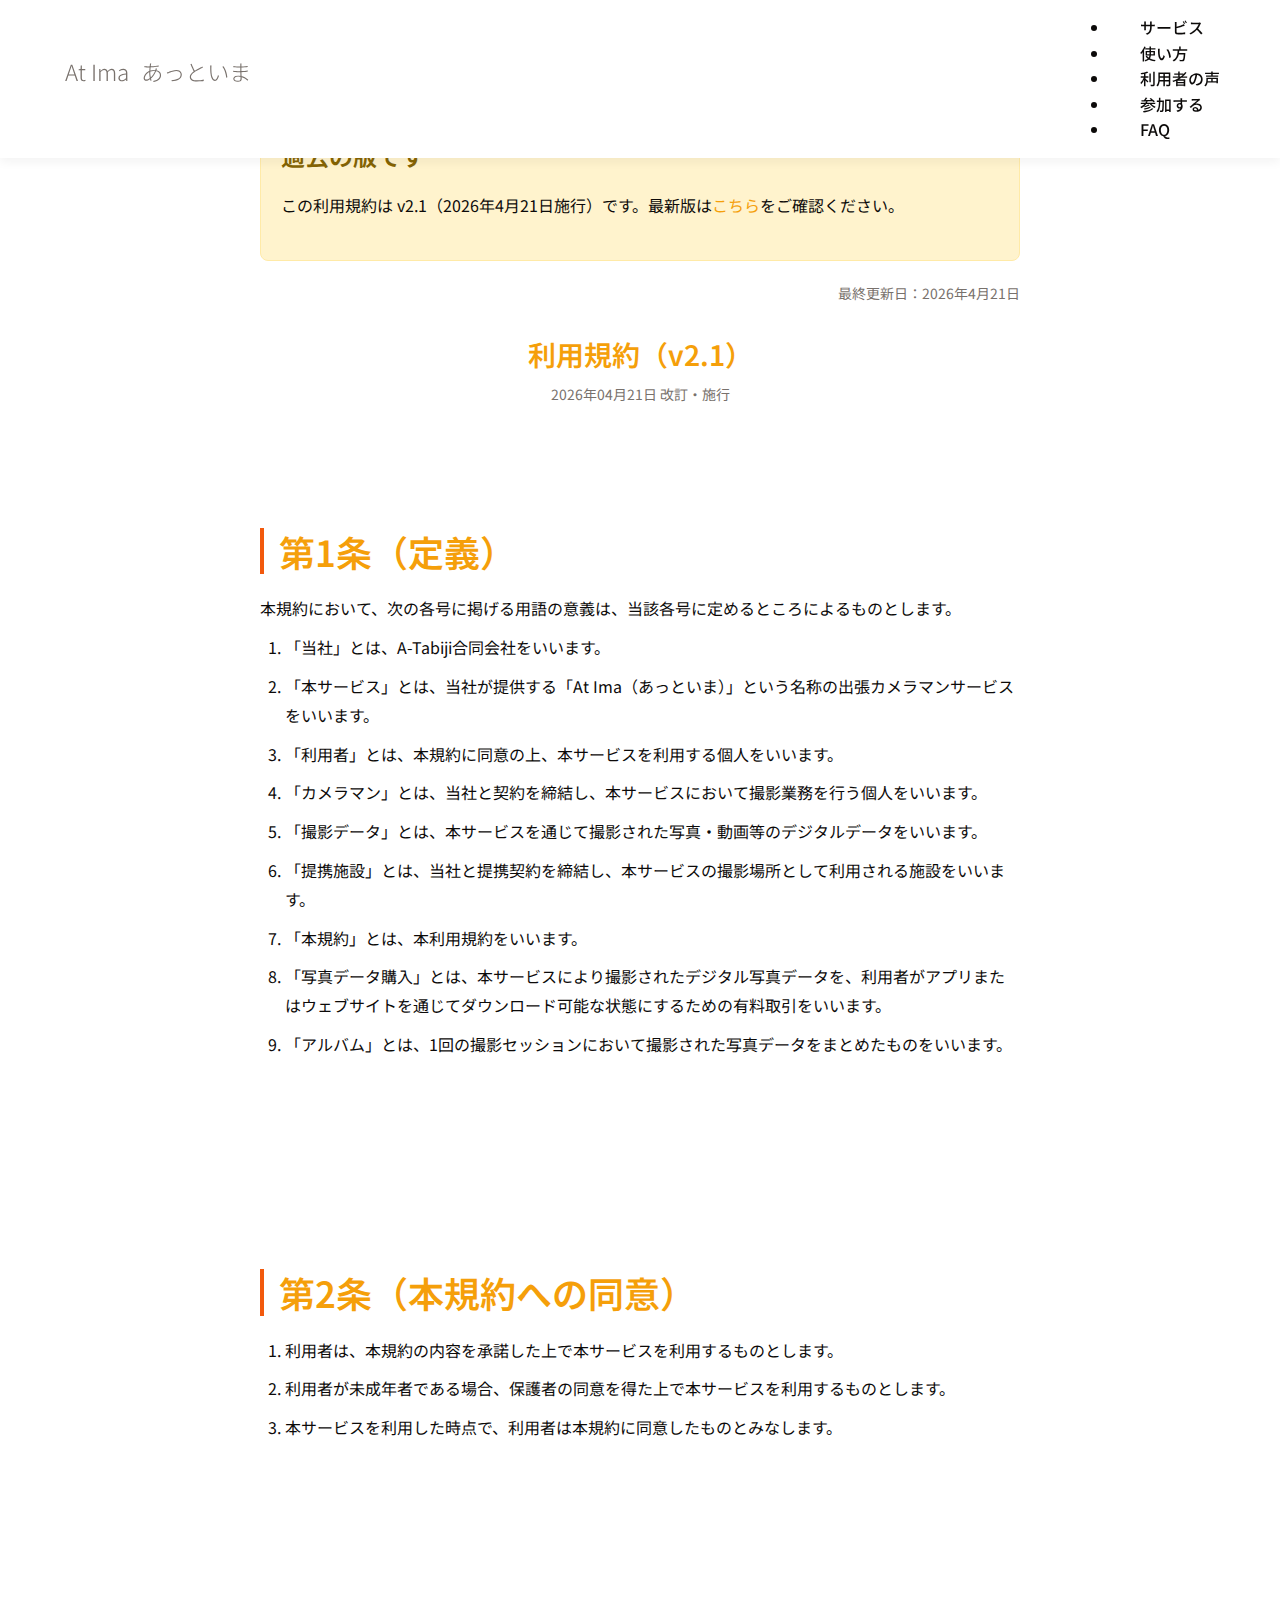
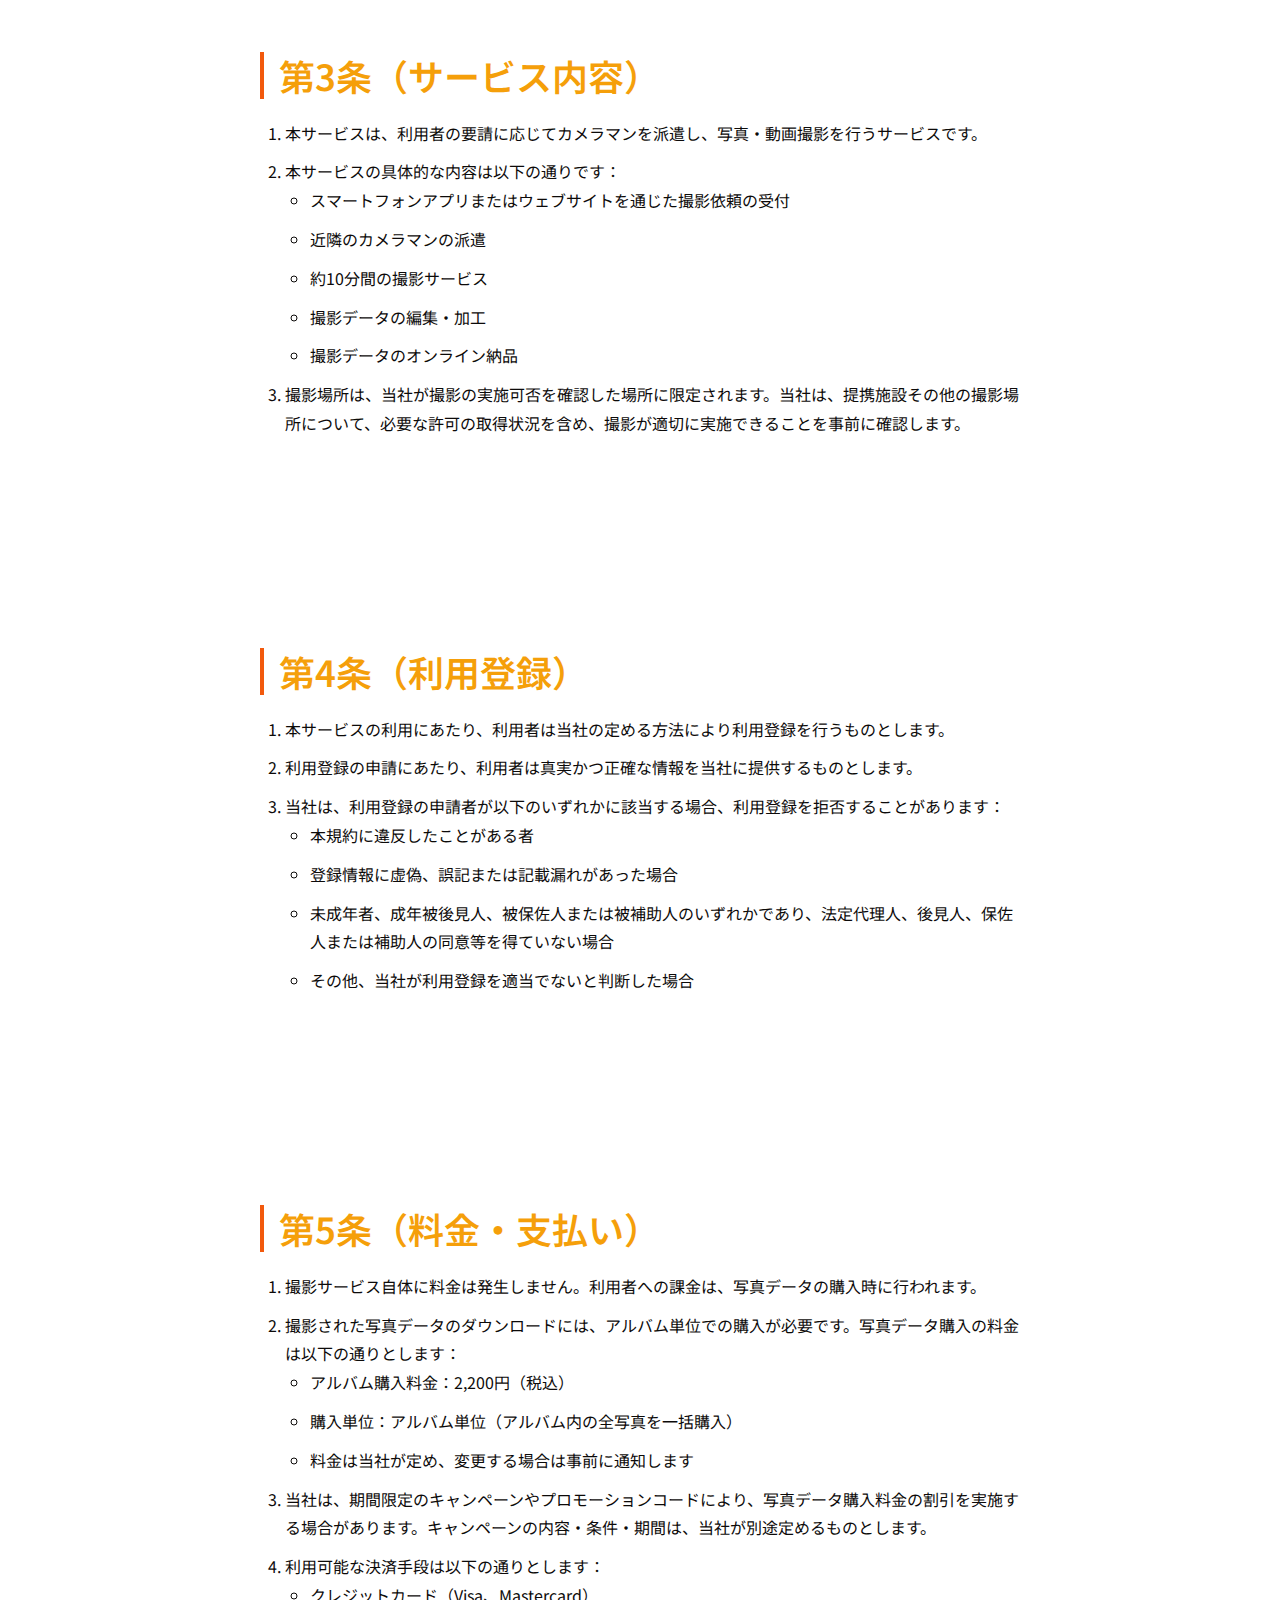
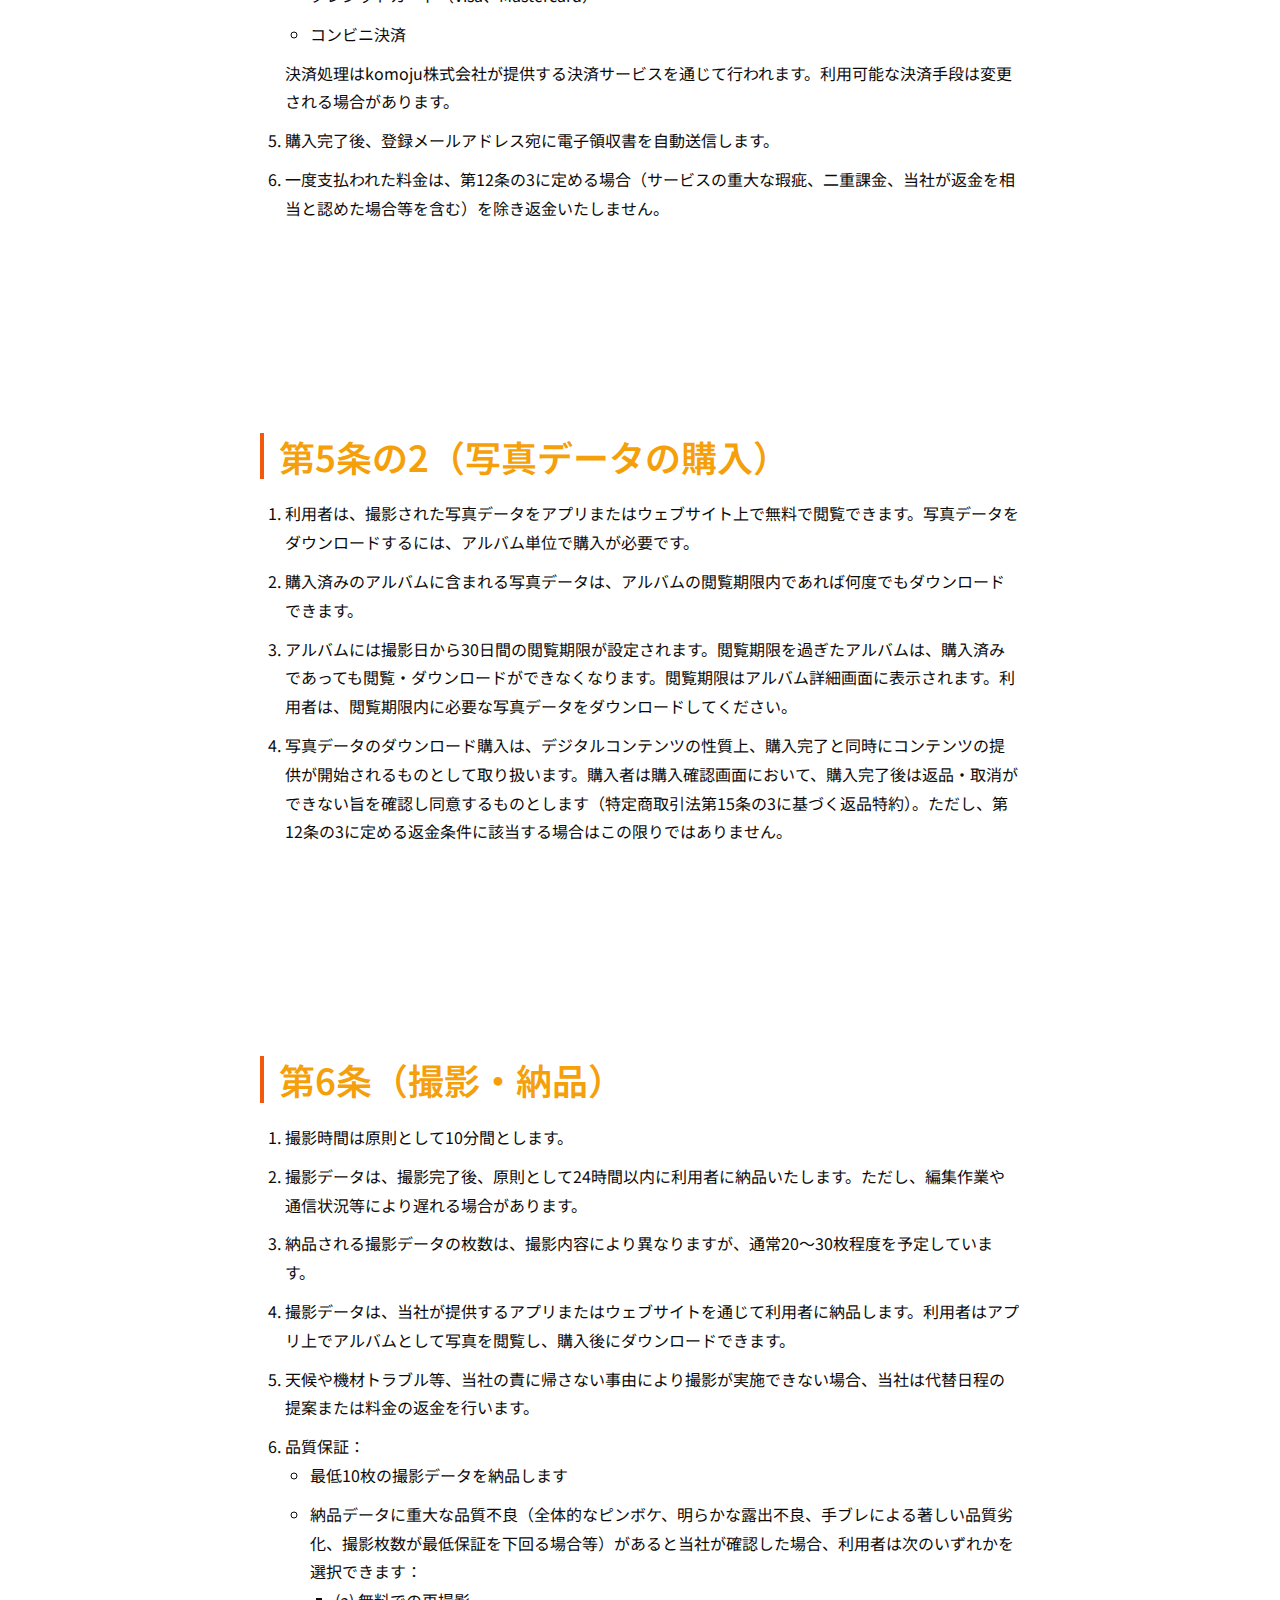
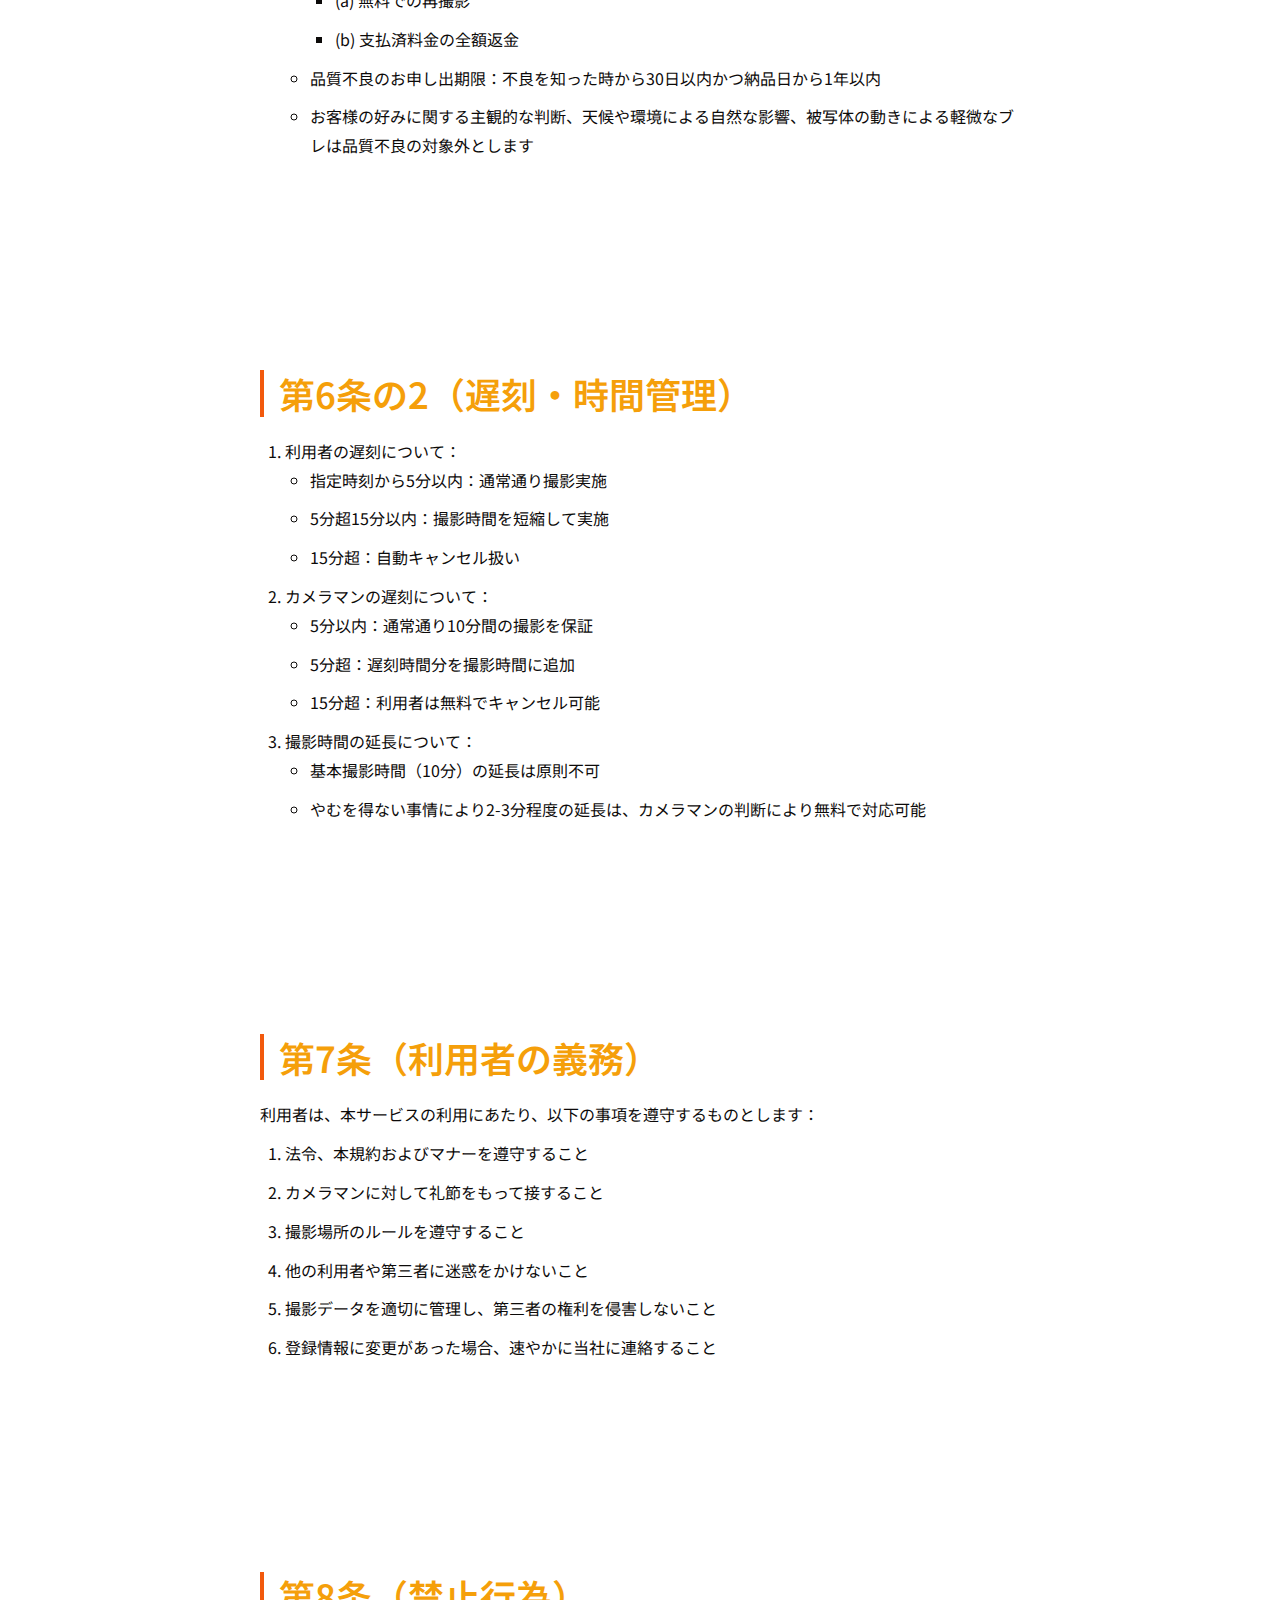
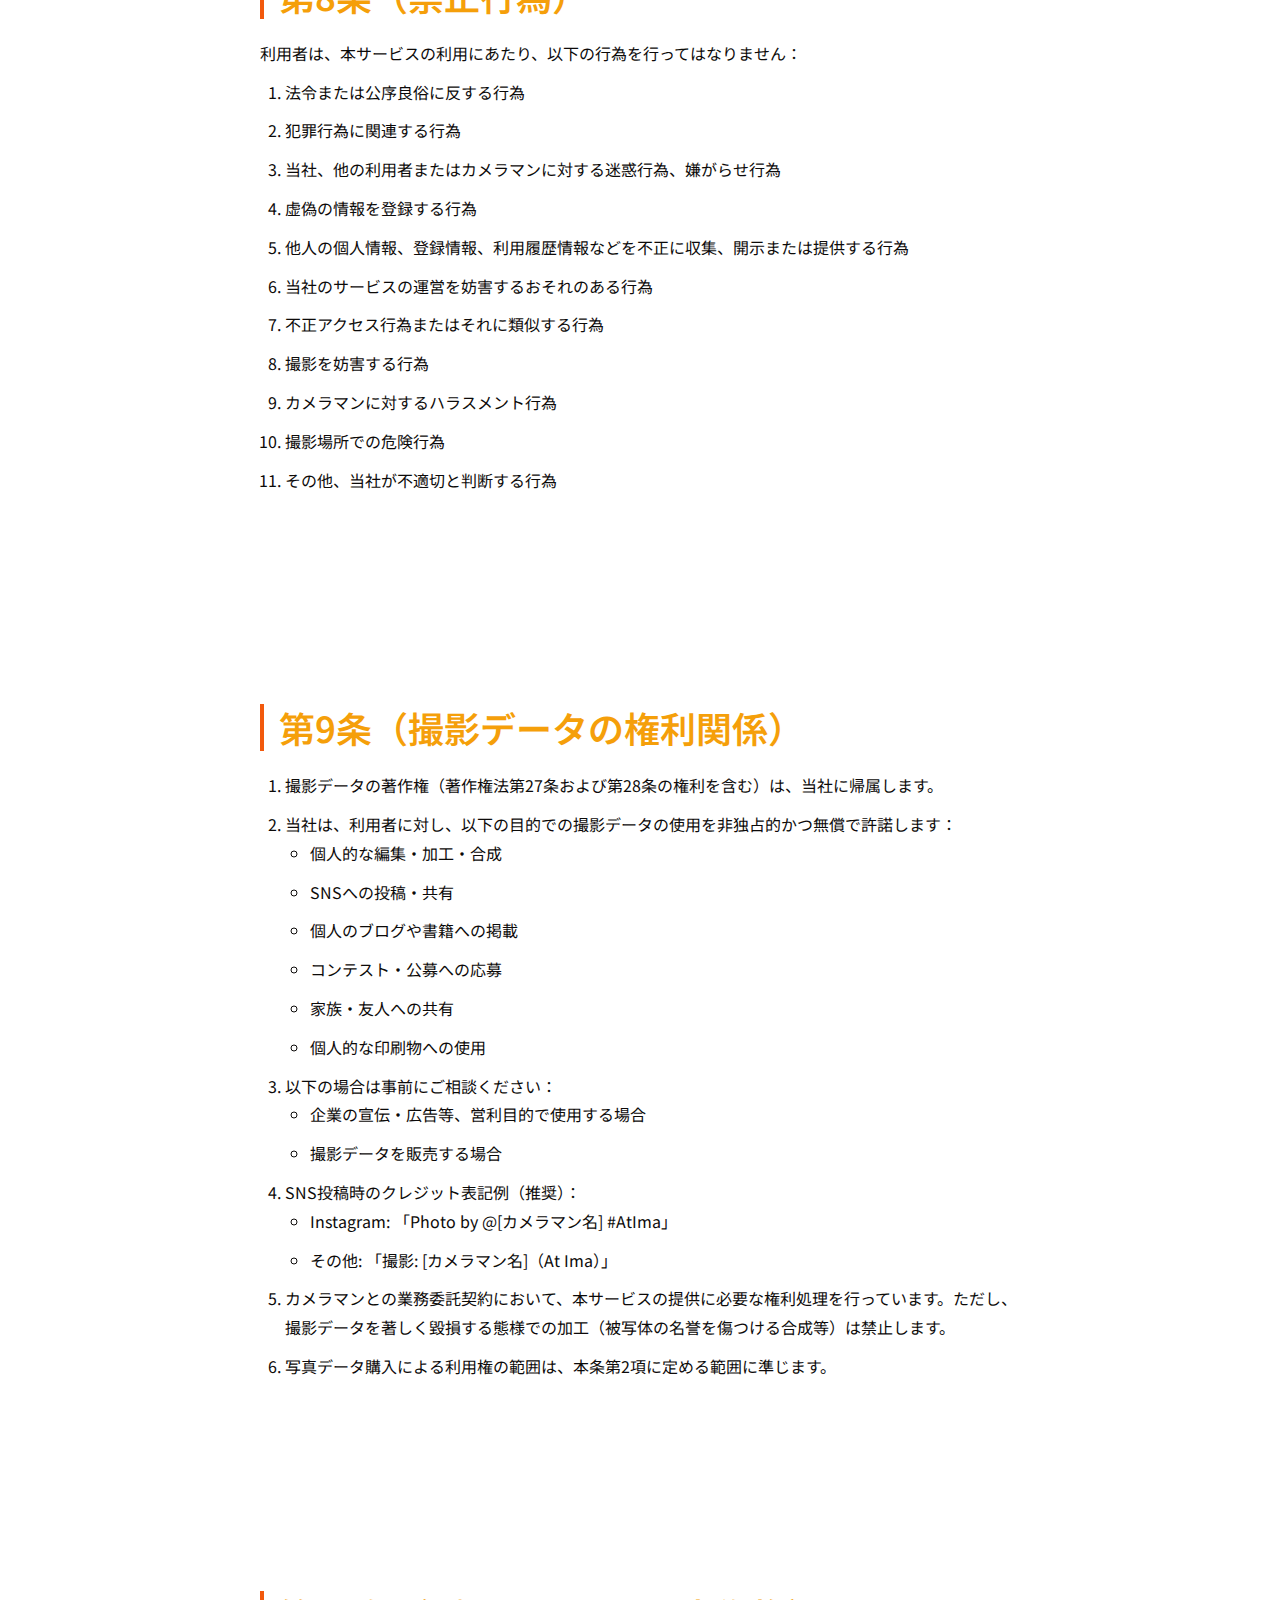
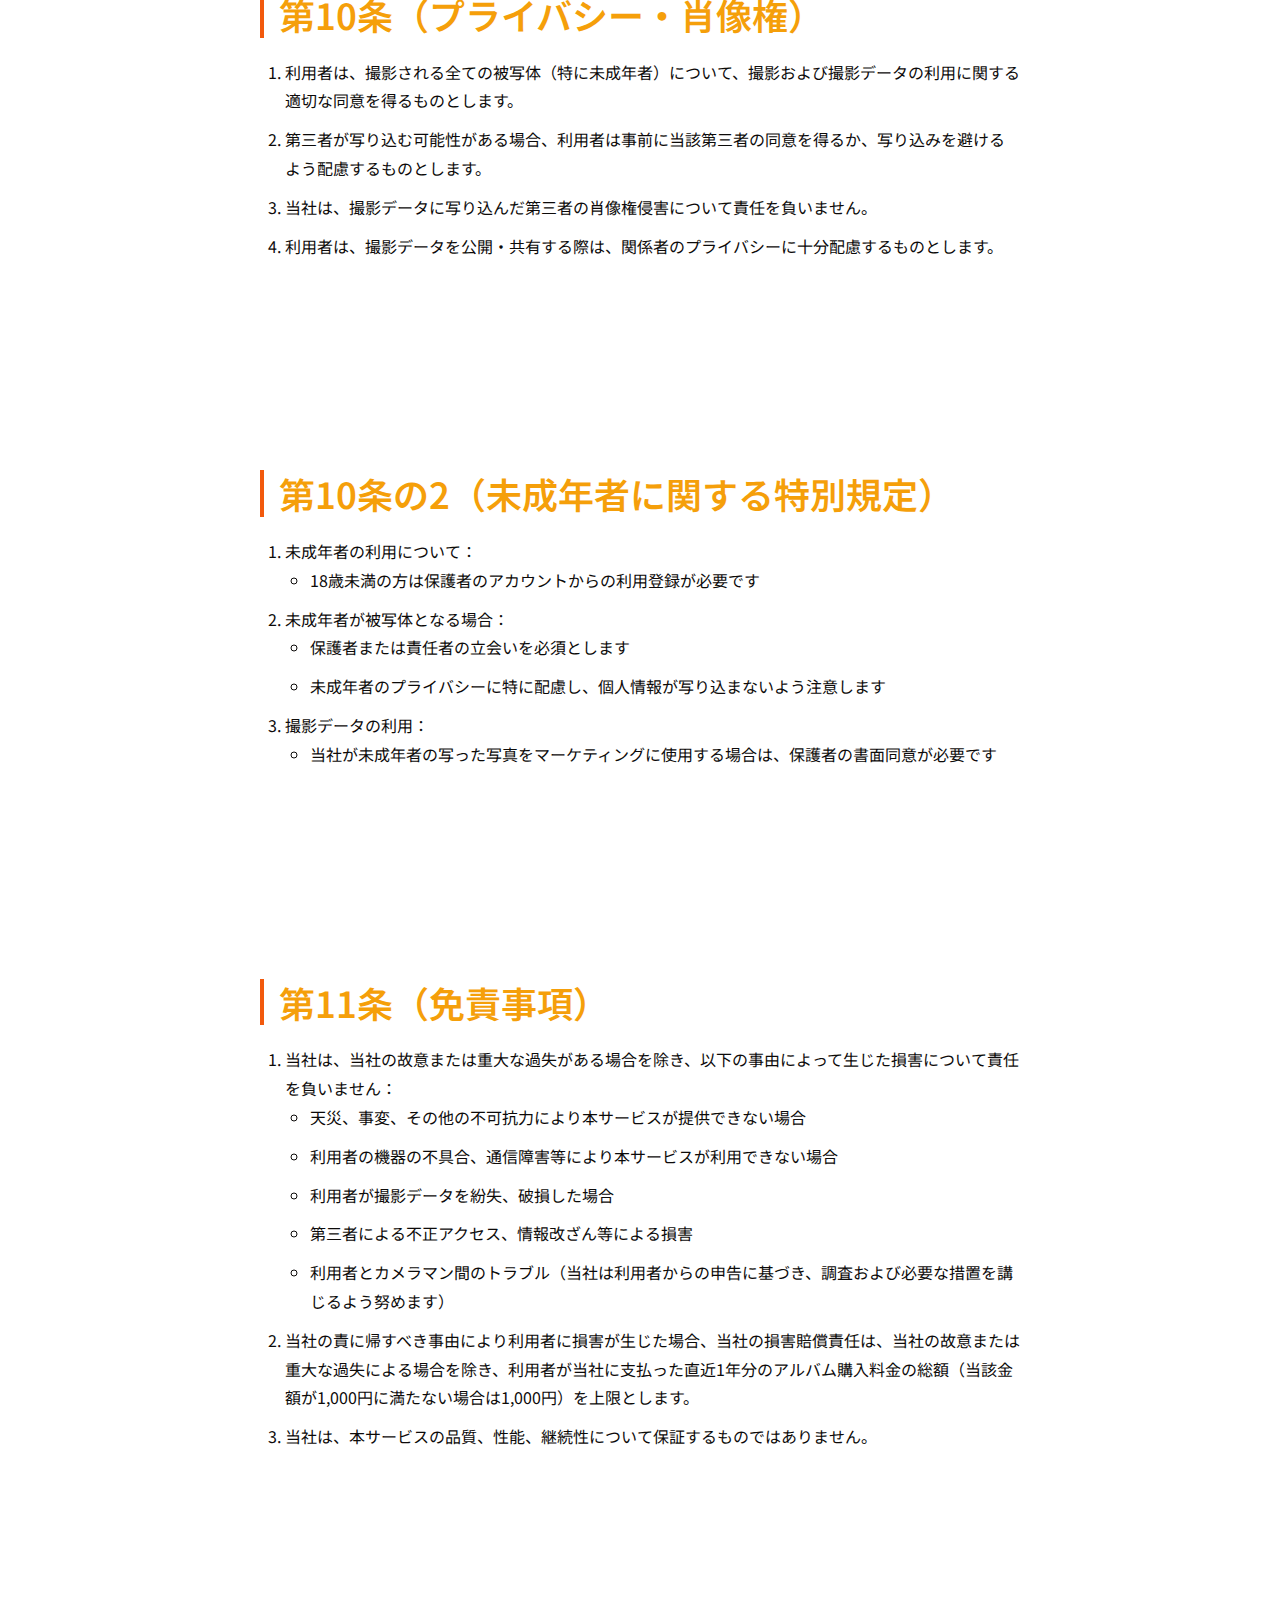
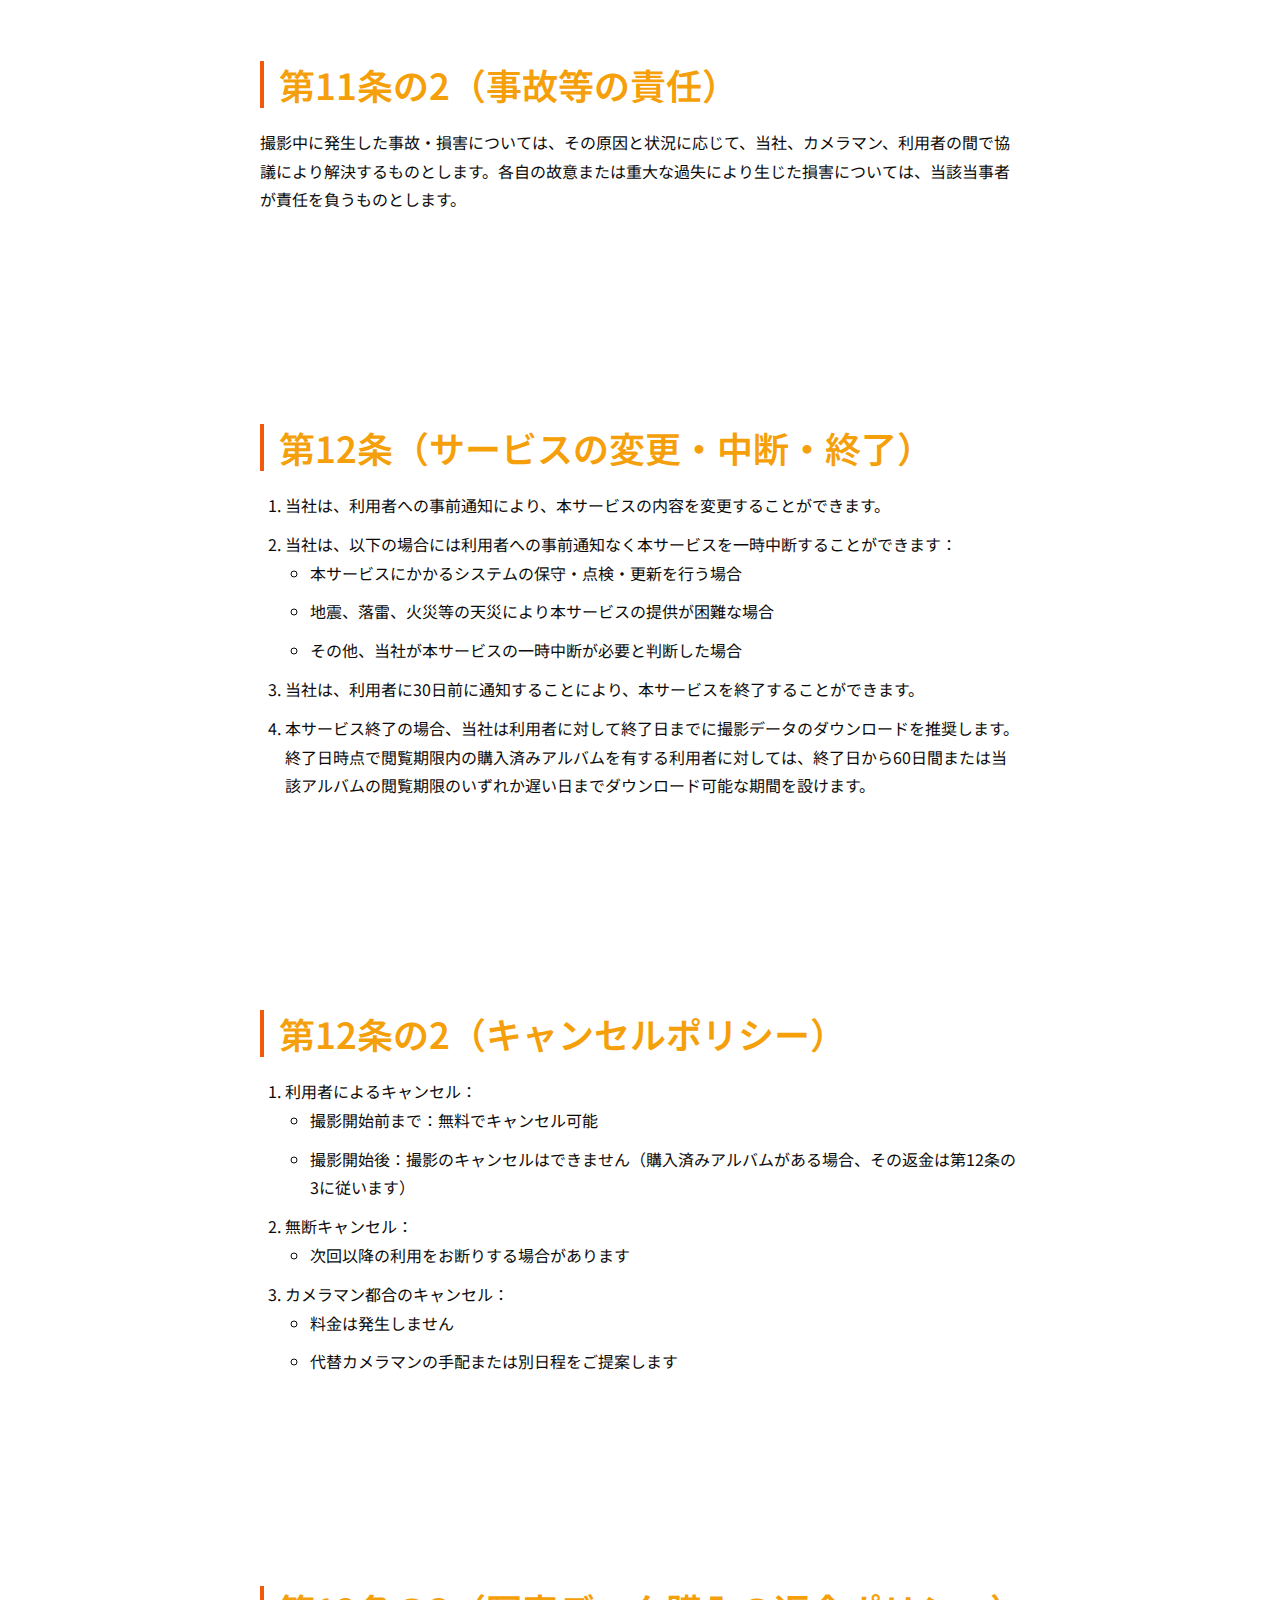
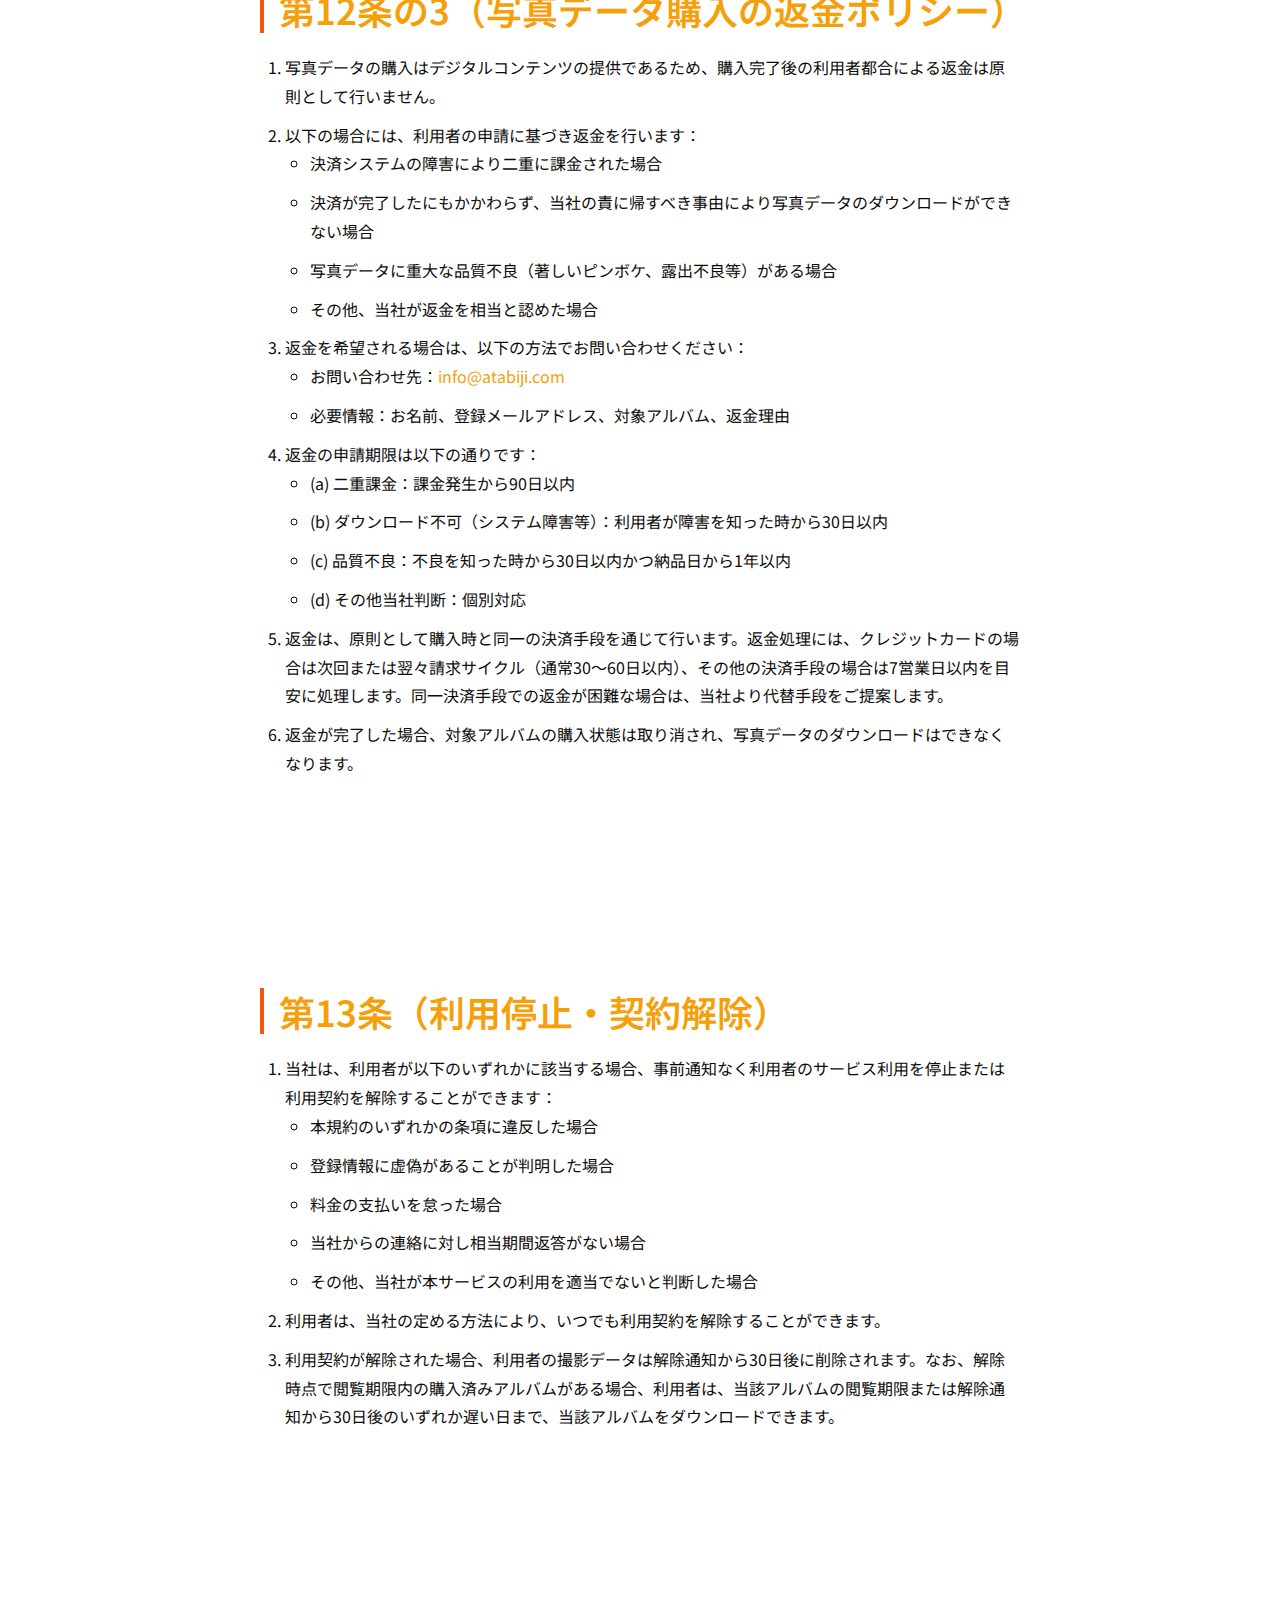
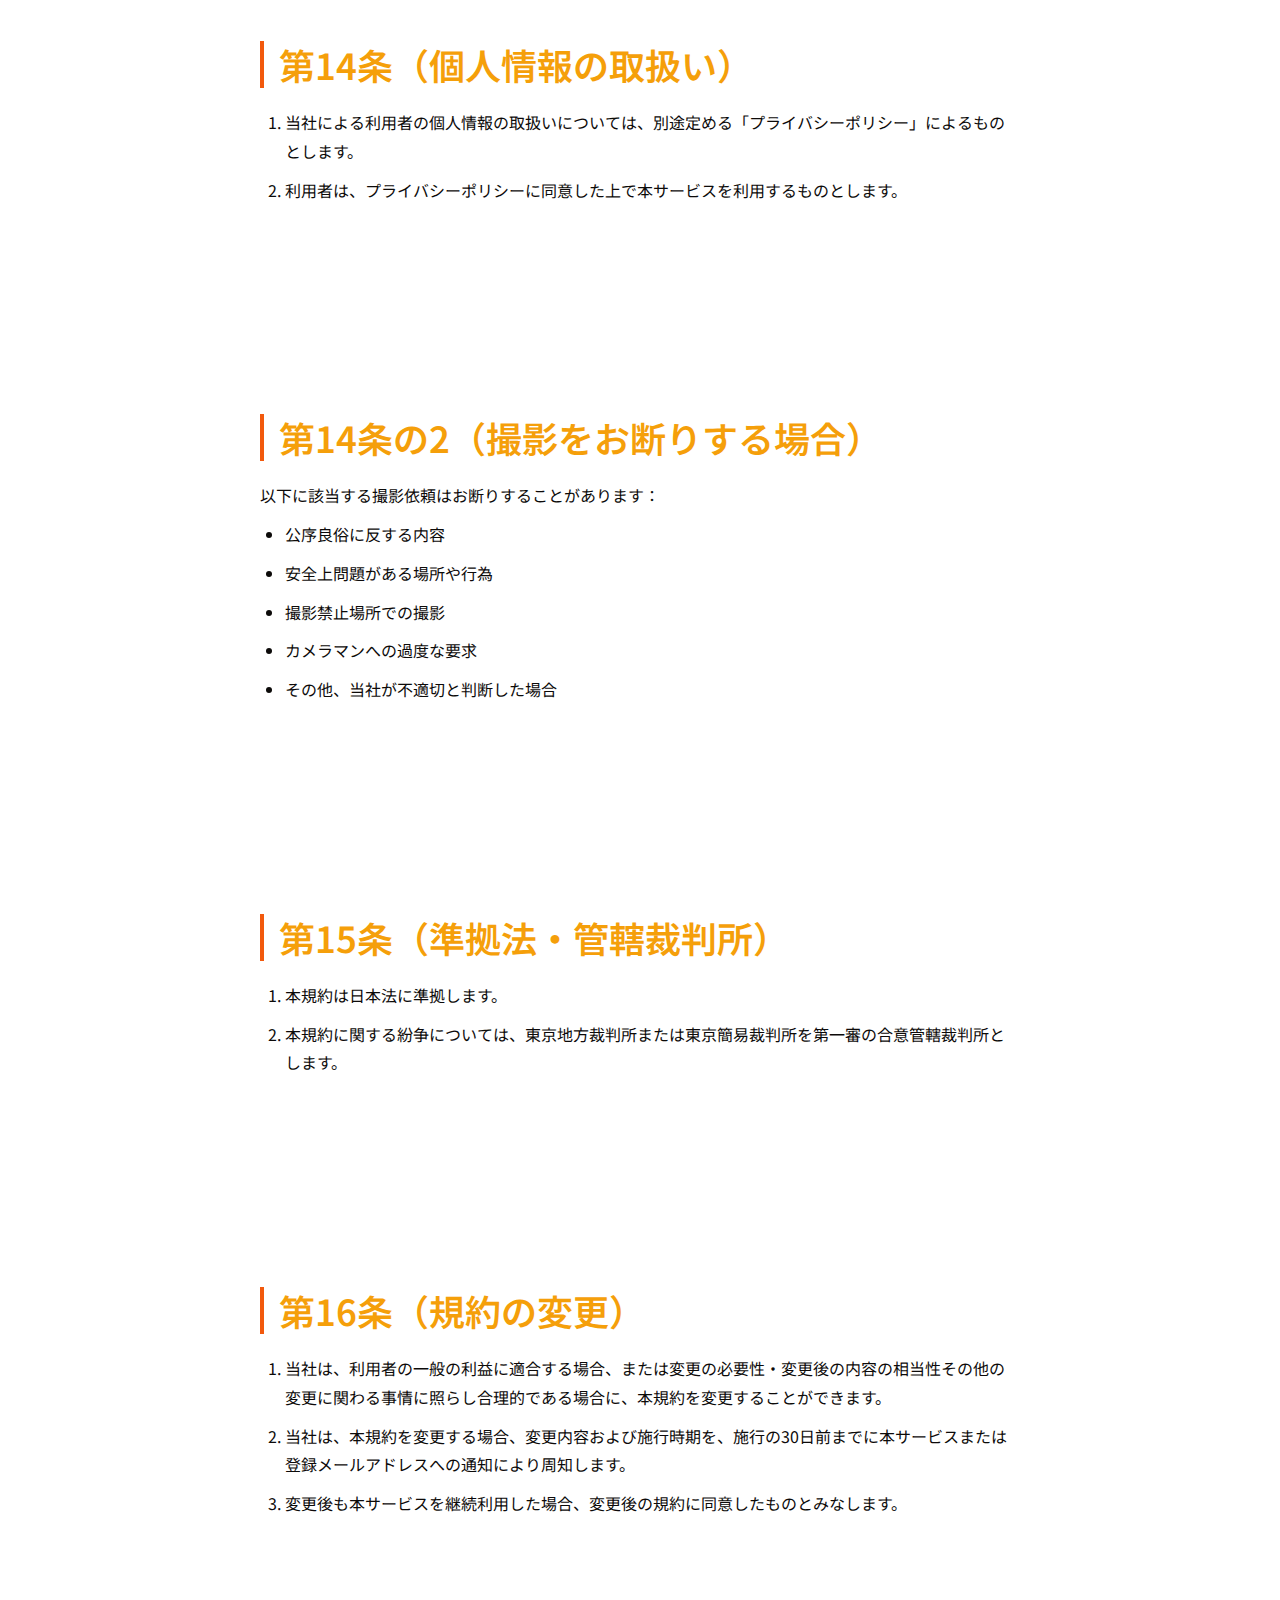
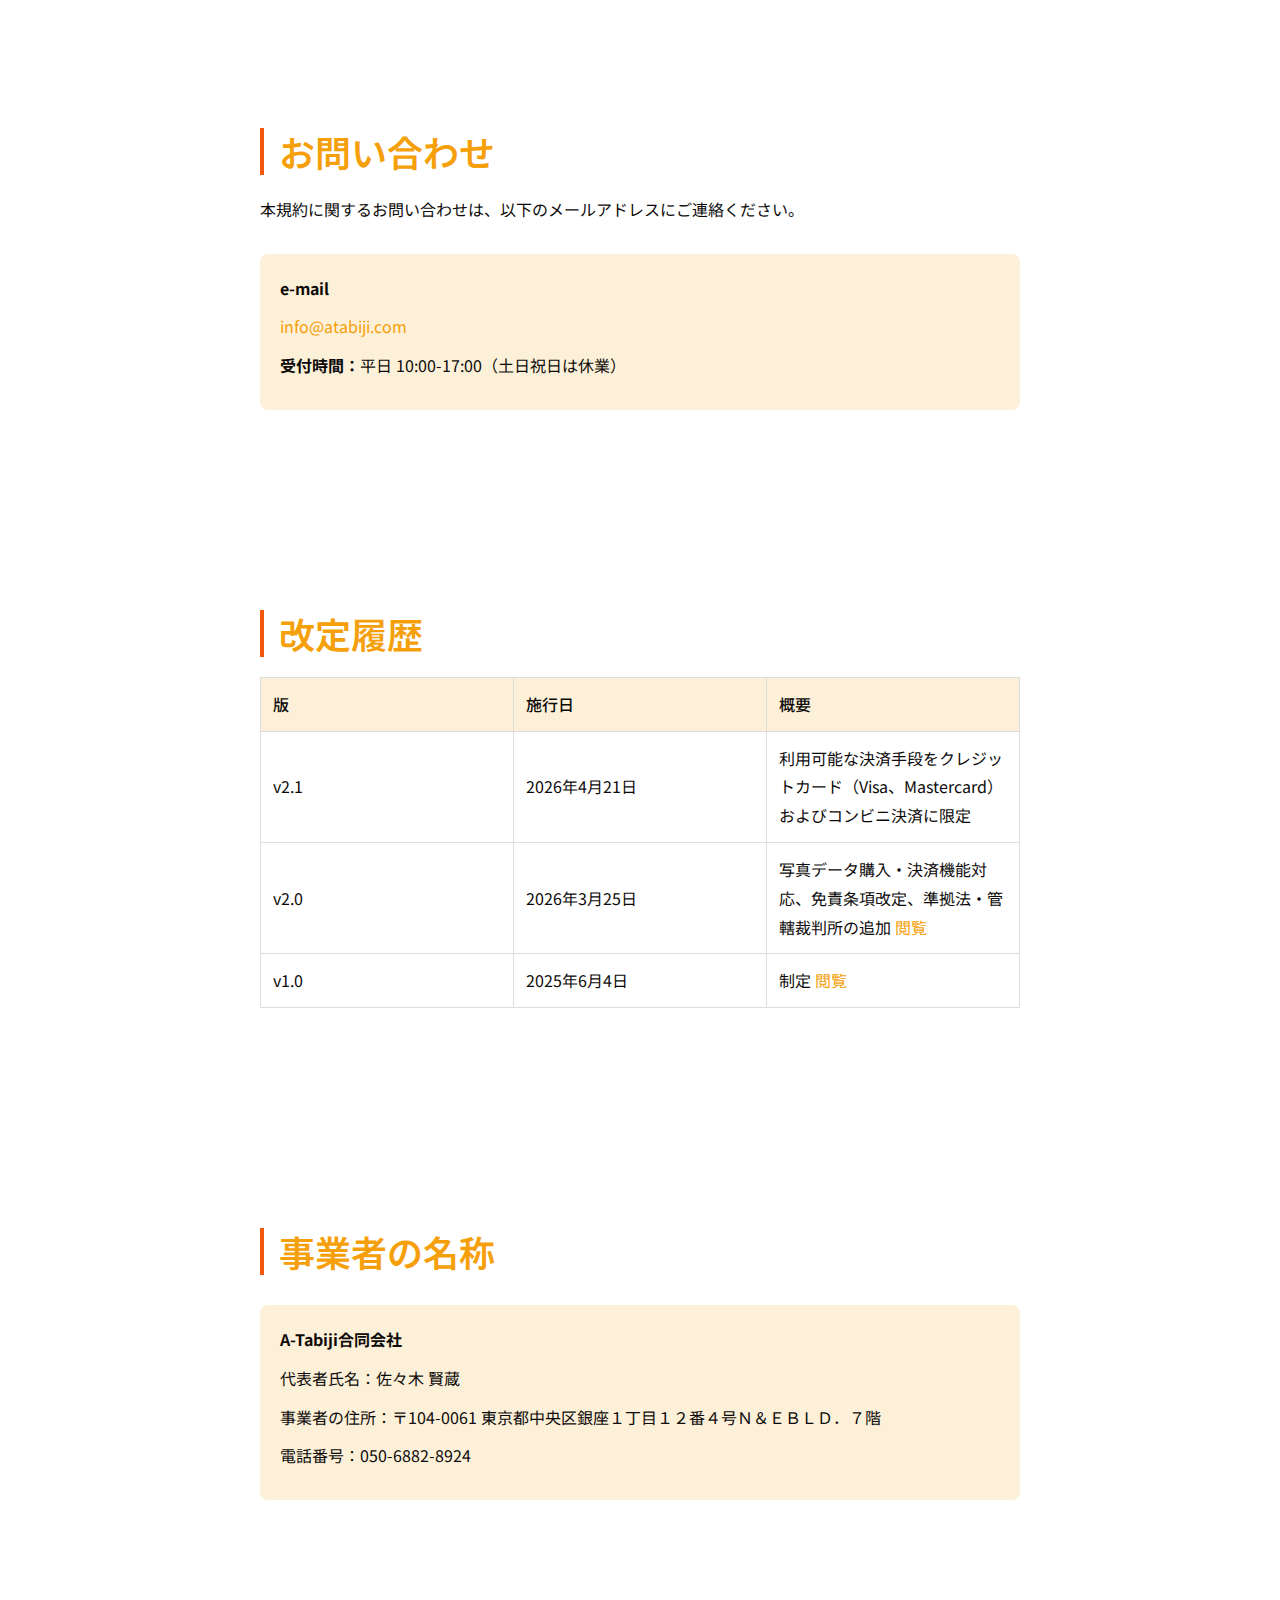
<file: legal-archive/terms-of-service-v2.1.html>
<!DOCTYPE html>
<html lang="ja">
  <head>
    <meta charset="UTF-8" />
    <meta name="viewport" content="width=device-width, initial-scale=1.0" />
    <title>利用規約（v2.1） | At Ima（あっといま）</title>
    <link rel="stylesheet" href="../css/style-amber.css" />
    <link
      rel="stylesheet"
      href="https://cdnjs.cloudflare.com/ajax/libs/font-awesome/6.5.2/css/all.min.css"
    />
    <link rel="preconnect" href="https://fonts.googleapis.com" />
    <link rel="preconnect" href="https://fonts.gstatic.com" crossorigin />
    <link
      href="https://fonts.googleapis.com/css2?family=Noto+Sans+JP:wght@300;400;500;700&display=swap"
      rel="stylesheet"
    />
    <style>
      .policy-container {
        max-width: 800px;
        margin: 0 auto;
        padding: 40px 20px;
        line-height: 1.8;
      }
      .policy-title {
        text-align: center;
        margin-bottom: 40px;
        color: var(--color-primary);
        border-bottom: 3px solid var(--color-accent);
        padding-bottom: 20px;
      }
      .policy-section {
        margin-bottom: 40px;
      }
      .policy-section h2 {
        color: var(--color-primary);
        border-left: 4px solid var(--color-accent);
        padding-left: 15px;
        margin-bottom: 20px;
      }
      .policy-section h3 {
        color: var(--color-text);
        margin: 20px 0 10px 0;
      }
      .policy-section p,
      .policy-section li {
        margin-bottom: 10px;
      }
      .policy-section ul {
        padding-left: 25px;
      }
      .policy-section ol {
        padding-left: 25px;
      }
      .contact-info {
        background-color: var(--color-amber-100);
        padding: 20px;
        border-radius: 8px;
        margin-top: 30px;
      }
      .back-link {
        display: inline-block;
        margin-bottom: 30px;
        color: var(--color-primary);
        text-decoration: none;
        font-weight: 500;
      }
      .back-link:hover {
        text-decoration: underline;
      }
      .update-date {
        text-align: right;
        color: var(--color-text-muted);
        font-size: 14px;
        margin-bottom: 30px;
      }
      .terms-header {
        text-align: center;
        margin-bottom: 40px;
      }
      .terms-header h1 {
        margin: 0;
        font-size: 28px;
        color: var(--color-primary);
      }
      .terms-header .last-updated {
        margin-top: 10px;
        font-size: 14px;
        color: var(--color-text-muted);
      }
      .terms-section {
        margin-bottom: 40px;
      }
      .terms-section h2 {
        color: var(--color-primary);
        border-left: 4px solid var(--color-accent);
        padding-left: 15px;
        margin-bottom: 20px;
      }
      .terms-section p,
      .terms-section li {
        margin-bottom: 10px;
      }
      .terms-section ul {
        padding-left: 25px;
      }
      .terms-section ol {
        padding-left: 25px;
      }
      .important-notice {
        background-color: #fff3cd;
        border: 1px solid #ffeaa7;
        border-radius: 8px;
        padding: 20px;
        margin: 20px 0;
      }
      .important-notice h3 {
        margin-top: 0;
        color: #856404;
      }
      .info-table {
        width: 100%;
        border-collapse: collapse;
        margin: 20px 0;
      }
      .info-table th,
      .info-table td {
        border: 1px solid #ddd;
        padding: 12px;
        text-align: left;
      }
      .info-table th {
        background-color: var(--color-amber-100);
        font-weight: 500;
        width: 30%;
      }
    </style>
  </head>
  <body>
    <header>
      <div class="container header-container">
        <div class="logo">
          <a href="../index.html">
            <span class="logo-text">At Ima</span>
            <span class="logo-sub">あっといま</span>
          </a>
        </div>
        <nav class="nav-menu">
          <ul>
            <li><a href="../index.html#features">サービス</a></li>
            <li><a href="../index.html#how">使い方</a></li>
            <li><a href="../index.html#voices">利用者の声</a></li>
            <li><a href="../index.html#stakeholders">参加する</a></li>
            <li><a href="../index.html#faq">FAQ</a></li>
          </ul>
        </nav>
      </div>
    </header>

    <main>
      <div class="policy-container">
        <a href="../index.html" class="back-link">
          <i class="fas fa-arrow-left"></i> トップページに戻る
        </a>

        <div class="important-notice">
          <h3>過去の版です</h3>
          <p>この利用規約は v2.1（2026年4月21日施行）です。最新版は<a href="../terms-of-service.html">こちら</a>をご確認ください。</p>
        </div>

        <div class="update-date">最終更新日：2026年4月21日</div>

        <div class="terms-header">
          <h1>利用規約（v2.1）</h1>
          <p class="last-updated">2026年04月21日 改訂・施行</p>
        </div>

        <!-- ============ 第1条：定義 ============ -->
        <section class="terms-section" id="definitions">
          <h2>第1条（定義）</h2>
          <p>
            本規約において、次の各号に掲げる用語の意義は、当該各号に定めるところによるものとします。
          </p>
          <ol>
            <li>「当社」とは、A-Tabiji合同会社をいいます。</li>
            <li>
              「本サービス」とは、当社が提供する「At
              Ima（あっといま）」という名称の出張カメラマンサービスをいいます。
            </li>
            <li>
              「利用者」とは、本規約に同意の上、本サービスを利用する個人をいいます。
            </li>
            <li>
              「カメラマン」とは、当社と契約を締結し、本サービスにおいて撮影業務を行う個人をいいます。
            </li>
            <li>
              「撮影データ」とは、本サービスを通じて撮影された写真・動画等のデジタルデータをいいます。
            </li>
            <li>
              「提携施設」とは、当社と提携契約を締結し、本サービスの撮影場所として利用される施設をいいます。
            </li>
            <li>「本規約」とは、本利用規約をいいます。</li>
            <li>
              「写真データ購入」とは、本サービスにより撮影されたデジタル写真データを、利用者がアプリまたはウェブサイトを通じてダウンロード可能な状態にするための有料取引をいいます。
            </li>
            <li>
              「アルバム」とは、1回の撮影セッションにおいて撮影された写真データをまとめたものをいいます。
            </li>
          </ol>
        </section>

        <!-- ============ 第2条：本規約への同意 ============ -->
        <section class="terms-section" id="agreement">
          <h2>第2条（本規約への同意）</h2>
          <ol>
            <li>
              利用者は、本規約の内容を承諾した上で本サービスを利用するものとします。
            </li>
            <li>
              利用者が未成年者である場合、保護者の同意を得た上で本サービスを利用するものとします。
            </li>
            <li>
              本サービスを利用した時点で、利用者は本規約に同意したものとみなします。
            </li>
          </ol>
        </section>

        <!-- ============ 第3条：サービス内容 ============ -->
        <section class="terms-section" id="service-content">
          <h2>第3条（サービス内容）</h2>
          <ol>
            <li>
              本サービスは、利用者の要請に応じてカメラマンを派遣し、写真・動画撮影を行うサービスです。
            </li>
            <li>
              本サービスの具体的な内容は以下の通りです：
              <ul>
                <li>
                  スマートフォンアプリまたはウェブサイトを通じた撮影依頼の受付
                </li>
                <li>近隣のカメラマンの派遣</li>
                <li>約10分間の撮影サービス</li>
                <li>撮影データの編集・加工</li>
                <li>撮影データのオンライン納品</li>
              </ul>
            </li>
            <li>
              撮影場所は、当社が撮影の実施可否を確認した場所に限定されます。当社は、提携施設その他の撮影場所について、必要な許可の取得状況を含め、撮影が適切に実施できることを事前に確認します。
            </li>
          </ol>
        </section>

        <!-- ============ 第4条：利用登録 ============ -->
        <section class="terms-section" id="user-registration">
          <h2>第4条（利用登録）</h2>
          <ol>
            <li>
              本サービスの利用にあたり、利用者は当社の定める方法により利用登録を行うものとします。
            </li>
            <li>
              利用登録の申請にあたり、利用者は真実かつ正確な情報を当社に提供するものとします。
            </li>
            <li>
              当社は、利用登録の申請者が以下のいずれかに該当する場合、利用登録を拒否することがあります：
              <ul>
                <li>本規約に違反したことがある者</li>
                <li>登録情報に虚偽、誤記または記載漏れがあった場合</li>
                <li>
                  未成年者、成年被後見人、被保佐人または被補助人のいずれかであり、法定代理人、後見人、保佐人または補助人の同意等を得ていない場合
                </li>
                <li>その他、当社が利用登録を適当でないと判断した場合</li>
              </ul>
            </li>
          </ol>
        </section>

        <!-- ============ 第5条：料金・支払い ============ -->
        <section class="terms-section" id="pricing-payment">
          <h2>第5条（料金・支払い）</h2>
          <ol>
            <li>
              撮影サービス自体に料金は発生しません。利用者への課金は、写真データの購入時に行われます。
            </li>
            <li>
              撮影された写真データのダウンロードには、アルバム単位での購入が必要です。写真データ購入の料金は以下の通りとします：
              <ul>
                <li>アルバム購入料金：2,200円（税込）</li>
                <li>購入単位：アルバム単位（アルバム内の全写真を一括購入）</li>
                <li>料金は当社が定め、変更する場合は事前に通知します</li>
              </ul>
            </li>
            <li>
              当社は、期間限定のキャンペーンやプロモーションコードにより、写真データ購入料金の割引を実施する場合があります。キャンペーンの内容・条件・期間は、当社が別途定めるものとします。
            </li>
            <li>
              利用可能な決済手段は以下の通りとします：
              <ul>
                <li>クレジットカード（Visa、Mastercard）</li>
                <li>コンビニ決済</li>
              </ul>
              <p>
                決済処理はkomoju株式会社が提供する決済サービスを通じて行われます。利用可能な決済手段は変更される場合があります。
              </p>
            </li>
            <li>
              購入完了後、登録メールアドレス宛に電子領収書を自動送信します。
            </li>
            <li>
              一度支払われた料金は、第12条の3に定める場合（サービスの重大な瑕疵、二重課金、当社が返金を相当と認めた場合等を含む）を除き返金いたしません。
            </li>
          </ol>
        </section>

        <!-- ============ 第5条の2：写真データの購入 ============ -->
        <section class="terms-section" id="photo-data-purchase">
          <h2>第5条の2（写真データの購入）</h2>
          <ol>
            <li>
              利用者は、撮影された写真データをアプリまたはウェブサイト上で無料で閲覧できます。写真データをダウンロードするには、アルバム単位で購入が必要です。
            </li>
            <li>
              購入済みのアルバムに含まれる写真データは、アルバムの閲覧期限内であれば何度でもダウンロードできます。
            </li>
            <li>
              アルバムには撮影日から30日間の閲覧期限が設定されます。閲覧期限を過ぎたアルバムは、購入済みであっても閲覧・ダウンロードができなくなります。閲覧期限はアルバム詳細画面に表示されます。利用者は、閲覧期限内に必要な写真データをダウンロードしてください。
            </li>
            <li>
              写真データのダウンロード購入は、デジタルコンテンツの性質上、購入完了と同時にコンテンツの提供が開始されるものとして取り扱います。購入者は購入確認画面において、購入完了後は返品・取消ができない旨を確認し同意するものとします（特定商取引法第15条の3に基づく返品特約）。ただし、第12条の3に定める返金条件に該当する場合はこの限りではありません。
            </li>
          </ol>
        </section>

        <!-- ============ 第6条：撮影・納品 ============ -->
        <section class="terms-section" id="shooting-delivery">
          <h2>第6条（撮影・納品）</h2>
          <ol>
            <li>撮影時間は原則として10分間とします。</li>
            <li>
              撮影データは、撮影完了後、原則として24時間以内に利用者に納品いたします。ただし、編集作業や通信状況等により遅れる場合があります。
            </li>
            <li>
              納品される撮影データの枚数は、撮影内容により異なりますが、通常20〜30枚程度を予定しています。
            </li>
            <li>
              撮影データは、当社が提供するアプリまたはウェブサイトを通じて利用者に納品します。利用者はアプリ上でアルバムとして写真を閲覧し、購入後にダウンロードできます。
            </li>
            <li>
              天候や機材トラブル等、当社の責に帰さない事由により撮影が実施できない場合、当社は代替日程の提案または料金の返金を行います。
            </li>
            <li>
              品質保証：
              <ul>
                <li>最低10枚の撮影データを納品します</li>
                <li>
                  納品データに重大な品質不良（全体的なピンボケ、明らかな露出不良、手ブレによる著しい品質劣化、撮影枚数が最低保証を下回る場合等）があると当社が確認した場合、利用者は次のいずれかを選択できます：
                  <ul>
                    <li>(a) 無料での再撮影</li>
                    <li>(b) 支払済料金の全額返金</li>
                  </ul>
                </li>
                <li>品質不良のお申し出期限：不良を知った時から30日以内かつ納品日から1年以内</li>
                <li>お客様の好みに関する主観的な判断、天候や環境による自然な影響、被写体の動きによる軽微なブレは品質不良の対象外とします</li>
              </ul>
            </li>
          </ol>
        </section>

        <!-- ============ 第6条の2：遅刻・時間管理 ============ -->
        <section class="terms-section" id="punctuality-time-management">
          <h2>第6条の2（遅刻・時間管理）</h2>
          <ol>
            <li>
              利用者の遅刻について：
              <ul>
                <li>指定時刻から5分以内：通常通り撮影実施</li>
                <li>5分超15分以内：撮影時間を短縮して実施</li>
                <li>15分超：自動キャンセル扱い</li>
              </ul>
            </li>
            <li>
              カメラマンの遅刻について：
              <ul>
                <li>5分以内：通常通り10分間の撮影を保証</li>
                <li>5分超：遅刻時間分を撮影時間に追加</li>
                <li>15分超：利用者は無料でキャンセル可能</li>
              </ul>
            </li>
            <li>
              撮影時間の延長について：
              <ul>
                <li>基本撮影時間（10分）の延長は原則不可</li>
                <li>
                  やむを得ない事情により2-3分程度の延長は、カメラマンの判断により無料で対応可能
                </li>
              </ul>
            </li>
          </ol>
        </section>

        <!-- ============ 第7条：利用者の義務 ============ -->
        <section class="terms-section" id="user-obligations">
          <h2>第7条（利用者の義務）</h2>
          <p>
            利用者は、本サービスの利用にあたり、以下の事項を遵守するものとします：
          </p>
          <ol>
            <li>法令、本規約およびマナーを遵守すること</li>
            <li>カメラマンに対して礼節をもって接すること</li>
            <li>撮影場所のルールを遵守すること</li>
            <li>他の利用者や第三者に迷惑をかけないこと</li>
            <li>撮影データを適切に管理し、第三者の権利を侵害しないこと</li>
            <li>登録情報に変更があった場合、速やかに当社に連絡すること</li>
          </ol>
        </section>

        <!-- ============ 第8条：禁止行為 ============ -->
        <section class="terms-section" id="prohibited-acts">
          <h2>第8条（禁止行為）</h2>
          <p>
            利用者は、本サービスの利用にあたり、以下の行為を行ってはなりません：
          </p>
          <ol>
            <li>法令または公序良俗に反する行為</li>
            <li>犯罪行為に関連する行為</li>
            <li>
              当社、他の利用者またはカメラマンに対する迷惑行為、嫌がらせ行為
            </li>
            <li>虚偽の情報を登録する行為</li>
            <li>
              他人の個人情報、登録情報、利用履歴情報などを不正に収集、開示または提供する行為
            </li>
            <li>当社のサービスの運営を妨害するおそれのある行為</li>
            <li>不正アクセス行為またはそれに類似する行為</li>
            <li>撮影を妨害する行為</li>
            <li>カメラマンに対するハラスメント行為</li>
            <li>撮影場所での危険行為</li>
            <li>その他、当社が不適切と判断する行為</li>
          </ol>
        </section>

        <!-- ============ 第9条：撮影データの権利関係 ============ -->
        <section class="terms-section" id="data-rights">
          <h2>第9条（撮影データの権利関係）</h2>
          <ol>
            <li>
              撮影データの著作権（著作権法第27条および第28条の権利を含む）は、当社に帰属します。
            </li>
            <li>
              当社は、利用者に対し、以下の目的での撮影データの使用を非独占的かつ無償で許諾します：
              <ul>
                <li>個人的な編集・加工・合成</li>
                <li>SNSへの投稿・共有</li>
                <li>個人のブログや書籍への掲載</li>
                <li>コンテスト・公募への応募</li>
                <li>家族・友人への共有</li>
                <li>個人的な印刷物への使用</li>
              </ul>
            </li>
            <li>
              以下の場合は事前にご相談ください：
              <ul>
                <li>企業の宣伝・広告等、営利目的で使用する場合</li>
                <li>撮影データを販売する場合</li>
              </ul>
            </li>
            <li>
              SNS投稿時のクレジット表記例（推奨）：
              <ul>
                <li>Instagram: 「Photo by @[カメラマン名] #AtIma」</li>
                <li>その他: 「撮影: [カメラマン名]（At Ima）」</li>
              </ul>
            </li>
            <li>
              カメラマンとの業務委託契約において、本サービスの提供に必要な権利処理を行っています。ただし、撮影データを著しく毀損する態様での加工（被写体の名誉を傷つける合成等）は禁止します。
            </li>
            <li>
              写真データ購入による利用権の範囲は、本条第2項に定める範囲に準じます。
            </li>
          </ol>
        </section>

        <!-- ============ 第10条：プライバシー・肖像権 ============ -->
        <section class="terms-section" id="privacy-portrait">
          <h2>第10条（プライバシー・肖像権）</h2>
          <ol>
            <li>
              利用者は、撮影される全ての被写体（特に未成年者）について、撮影および撮影データの利用に関する適切な同意を得るものとします。
            </li>
            <li>
              第三者が写り込む可能性がある場合、利用者は事前に当該第三者の同意を得るか、写り込みを避けるよう配慮するものとします。
            </li>
            <li>
              当社は、撮影データに写り込んだ第三者の肖像権侵害について責任を負いません。
            </li>
            <li>
              利用者は、撮影データを公開・共有する際は、関係者のプライバシーに十分配慮するものとします。
            </li>
          </ol>
        </section>

        <!-- ============ 第10条の2：未成年者に関する特別規定 ============ -->
        <section class="terms-section" id="minor-special-provisions">
          <h2>第10条の2（未成年者に関する特別規定）</h2>
          <ol>
            <li>
              未成年者の利用について：
              <ul>
                <li>
                  18歳未満の方は保護者のアカウントからの利用登録が必要です
                </li>
              </ul>
            </li>
            <li>
              未成年者が被写体となる場合：
              <ul>
                <li>保護者または責任者の立会いを必須とします</li>
                <li>
                  未成年者のプライバシーに特に配慮し、個人情報が写り込まないよう注意します
                </li>
              </ul>
            </li>
            <li>
              撮影データの利用：
              <ul>
                <li>
                  当社が未成年者の写った写真をマーケティングに使用する場合は、保護者の書面同意が必要です
                </li>
              </ul>
            </li>
          </ol>
        </section>

        <!-- ============ 第11条：免責事項 ============ -->
        <section class="terms-section" id="disclaimer">
          <h2>第11条（免責事項）</h2>
          <ol>
            <li>
              当社は、当社の故意または重大な過失がある場合を除き、以下の事由によって生じた損害について責任を負いません：
              <ul>
                <li>
                  天災、事変、その他の不可抗力により本サービスが提供できない場合
                </li>
                <li>
                  利用者の機器の不具合、通信障害等により本サービスが利用できない場合
                </li>
                <li>利用者が撮影データを紛失、破損した場合</li>
                <li>第三者による不正アクセス、情報改ざん等による損害</li>
                <li>利用者とカメラマン間のトラブル（当社は利用者からの申告に基づき、調査および必要な措置を講じるよう努めます）</li>
              </ul>
            </li>
            <li>
              当社の責に帰すべき事由により利用者に損害が生じた場合、当社の損害賠償責任は、当社の故意または重大な過失による場合を除き、利用者が当社に支払った直近1年分のアルバム購入料金の総額（当該金額が1,000円に満たない場合は1,000円）を上限とします。
            </li>
            <li>
              当社は、本サービスの品質、性能、継続性について保証するものではありません。
            </li>
          </ol>
        </section>

        <!-- ============ 第11条の2：事故等の責任 ============ -->
        <section class="terms-section" id="accident-liability">
          <h2>第11条の2（事故等の責任）</h2>
          <p>
            撮影中に発生した事故・損害については、その原因と状況に応じて、当社、カメラマン、利用者の間で協議により解決するものとします。各自の故意または重大な過失により生じた損害については、当該当事者が責任を負うものとします。
          </p>
        </section>

        <!-- ============ 第12条：サービスの変更・中断・終了 ============ -->
        <section class="terms-section" id="service-changes">
          <h2>第12条（サービスの変更・中断・終了）</h2>
          <ol>
            <li>
              当社は、利用者への事前通知により、本サービスの内容を変更することができます。
            </li>
            <li>
              当社は、以下の場合には利用者への事前通知なく本サービスを一時中断することができます：
              <ul>
                <li>本サービスにかかるシステムの保守・点検・更新を行う場合</li>
                <li>
                  地震、落雷、火災等の天災により本サービスの提供が困難な場合
                </li>
                <li>その他、当社が本サービスの一時中断が必要と判断した場合</li>
              </ul>
            </li>
            <li>
              当社は、利用者に30日前に通知することにより、本サービスを終了することができます。
            </li>
            <li>
              本サービス終了の場合、当社は利用者に対して終了日までに撮影データのダウンロードを推奨します。終了日時点で閲覧期限内の購入済みアルバムを有する利用者に対しては、終了日から60日間または当該アルバムの閲覧期限のいずれか遅い日までダウンロード可能な期間を設けます。
            </li>
          </ol>
        </section>

        <!-- ============ 第12条の2：キャンセルポリシー ============ -->
        <section class="terms-section" id="cancellation-policy">
          <h2>第12条の2（キャンセルポリシー）</h2>
          <ol>
            <li>
              利用者によるキャンセル：
              <ul>
                <li>撮影開始前まで：無料でキャンセル可能</li>
                <li>撮影開始後：撮影のキャンセルはできません（購入済みアルバムがある場合、その返金は第12条の3に従います）</li>
              </ul>
            </li>
            <li>
              無断キャンセル：
              <ul>
                <li>次回以降の利用をお断りする場合があります</li>
              </ul>
            </li>
            <li>
              カメラマン都合のキャンセル：
              <ul>
                <li>料金は発生しません</li>
                <li>代替カメラマンの手配または別日程をご提案します</li>
              </ul>
            </li>
          </ol>
        </section>

        <!-- ============ 第12条の3：写真データ購入の返金ポリシー ============ -->
        <section class="terms-section" id="photo-data-refund-policy">
          <h2>第12条の3（写真データ購入の返金ポリシー）</h2>
          <ol>
            <li>
              写真データの購入はデジタルコンテンツの提供であるため、購入完了後の利用者都合による返金は原則として行いません。
            </li>
            <li>
              以下の場合には、利用者の申請に基づき返金を行います：
              <ul>
                <li>決済システムの障害により二重に課金された場合</li>
                <li>決済が完了したにもかかわらず、当社の責に帰すべき事由により写真データのダウンロードができない場合</li>
                <li>写真データに重大な品質不良（著しいピンボケ、露出不良等）がある場合</li>
                <li>その他、当社が返金を相当と認めた場合</li>
              </ul>
            </li>
            <li>
              返金を希望される場合は、以下の方法でお問い合わせください：
              <ul>
                <li>お問い合わせ先：<a href="mailto:info@atabiji.com">info@atabiji.com</a></li>
                <li>必要情報：お名前、登録メールアドレス、対象アルバム、返金理由</li>
              </ul>
            </li>
            <li>
              返金の申請期限は以下の通りです：
              <ul>
                <li>(a) 二重課金：課金発生から90日以内</li>
                <li>(b) ダウンロード不可（システム障害等）：利用者が障害を知った時から30日以内</li>
                <li>(c) 品質不良：不良を知った時から30日以内かつ納品日から1年以内</li>
                <li>(d) その他当社判断：個別対応</li>
              </ul>
            </li>
            <li>
              返金は、原則として購入時と同一の決済手段を通じて行います。返金処理には、クレジットカードの場合は次回または翌々請求サイクル（通常30〜60日以内）、その他の決済手段の場合は7営業日以内を目安に処理します。同一決済手段での返金が困難な場合は、当社より代替手段をご提案します。
            </li>
            <li>
              返金が完了した場合、対象アルバムの購入状態は取り消され、写真データのダウンロードはできなくなります。
            </li>
          </ol>
        </section>

        <!-- ============ 第13条：利用停止・契約解除 ============ -->
        <section class="terms-section" id="suspension-termination">
          <h2>第13条（利用停止・契約解除）</h2>
          <ol>
            <li>
              当社は、利用者が以下のいずれかに該当する場合、事前通知なく利用者のサービス利用を停止または利用契約を解除することができます：
              <ul>
                <li>本規約のいずれかの条項に違反した場合</li>
                <li>登録情報に虚偽があることが判明した場合</li>
                <li>料金の支払いを怠った場合</li>
                <li>当社からの連絡に対し相当期間返答がない場合</li>
                <li>
                  その他、当社が本サービスの利用を適当でないと判断した場合
                </li>
              </ul>
            </li>
            <li>
              利用者は、当社の定める方法により、いつでも利用契約を解除することができます。
            </li>
            <li>
              利用契約が解除された場合、利用者の撮影データは解除通知から30日後に削除されます。なお、解除時点で閲覧期限内の購入済みアルバムがある場合、利用者は、当該アルバムの閲覧期限または解除通知から30日後のいずれか遅い日まで、当該アルバムをダウンロードできます。
            </li>
          </ol>
        </section>

        <!-- ============ 第14条：個人情報の取扱い ============ -->
        <section class="terms-section" id="personal-information">
          <h2>第14条（個人情報の取扱い）</h2>
          <ol>
            <li>
              当社による利用者の個人情報の取扱いについては、別途定める「プライバシーポリシー」によるものとします。
            </li>
            <li>
              利用者は、プライバシーポリシーに同意した上で本サービスを利用するものとします。
            </li>
          </ol>
        </section>

        <!-- ============ 第14条の2：撮影をお断りする場合 ============ -->
        <section class="terms-section" id="shooting-refusal">
          <h2>第14条の2（撮影をお断りする場合）</h2>
          <p>以下に該当する撮影依頼はお断りすることがあります：</p>
          <ul>
            <li>公序良俗に反する内容</li>
            <li>安全上問題がある場所や行為</li>
            <li>撮影禁止場所での撮影</li>
            <li>カメラマンへの過度な要求</li>
            <li>その他、当社が不適切と判断した場合</li>
          </ul>
        </section>

        <!-- ============ 第15条：準拠法・管轄裁判所 ============ -->
        <section class="terms-section" id="governing-law">
          <h2>第15条（準拠法・管轄裁判所）</h2>
          <ol>
            <li>本規約は日本法に準拠します。</li>
            <li>
              本規約に関する紛争については、東京地方裁判所または東京簡易裁判所を第一審の合意管轄裁判所とします。
            </li>
          </ol>
        </section>

        <!-- ============ 第16条：規約の変更 ============ -->
        <section class="terms-section" id="terms-amendment">
          <h2>第16条（規約の変更）</h2>
          <ol>
            <li>
              当社は、利用者の一般の利益に適合する場合、または変更の必要性・変更後の内容の相当性その他の変更に関わる事情に照らし合理的である場合に、本規約を変更することができます。
            </li>
            <li>
              当社は、本規約を変更する場合、変更内容および施行時期を、施行の30日前までに本サービスまたは登録メールアドレスへの通知により周知します。
            </li>
            <li>
              変更後も本サービスを継続利用した場合、変更後の規約に同意したものとみなします。
            </li>
          </ol>
        </section>

        <!-- ============ お問い合わせ ============ -->
        <section class="terms-section" id="contact">
          <h2>お問い合わせ</h2>
          <p>
            本規約に関するお問い合わせは、以下のメールアドレスにご連絡ください。
          </p>

          <div class="contact-info">
            <p><strong>e-mail</strong></p>
            <p><a href="mailto:info@atabiji.com">info@atabiji.com</a></p>
            <p><strong>受付時間：</strong>平日 10:00-17:00（土日祝日は休業）</p>
          </div>
        </section>

        <!-- ============ 改定履歴 ============ -->
        <section class="terms-section" id="revision-history">
          <h2>改定履歴</h2>
          <table class="info-table">
            <tr>
              <th>版</th>
              <th>施行日</th>
              <th>概要</th>
            </tr>
            <tr>
              <td>v2.1</td>
              <td>2026年4月21日</td>
              <td>利用可能な決済手段をクレジットカード（Visa、Mastercard）およびコンビニ決済に限定</td>
            </tr>
            <tr>
              <td>v2.0</td>
              <td>2026年3月25日</td>
              <td>写真データ購入・決済機能対応、免責条項改定、準拠法・管轄裁判所の追加 <a href="terms-of-service-v2.0.html">閲覧</a></td>
            </tr>
            <tr>
              <td>v1.0</td>
              <td>2025年6月4日</td>
              <td>制定 <a href="terms-of-service-v1.0.html">閲覧</a></td>
            </tr>
          </table>
        </section>

        <!-- ============ 事業者情報 ============ -->
        <section class="terms-section" id="company-info">
          <h2>事業者の名称</h2>
          <div class="contact-info">
            <p><strong>A-Tabiji合同会社</strong></p>
            <p>代表者氏名：佐々木 賢蔵</p>
            <p>
              事業者の住所：〒104-0061 東京都中央区銀座１丁目１２番４号Ｎ＆ＥＢＬＤ．７階
            </p>
            <p>電話番号：050-6882-8924</p>
          </div>
        </section>
      </div>
    </main>

    <footer>
      <div class="container">
        <div class="footer-content">
          <div class="footer-main">
            <div class="footer-logo">
              <span class="logo-text">At Ima</span>
              <span class="logo-sub">あっといま</span>
            </div>
            <p class="footer-description">
              予約不要で呼べる出張カメラマンサービス<br />
              思い立った瞬間に、家族の大切な時間を写真に残そう
            </p>
          </div>

          <div class="footer-links">
            <div class="footer-links-group">
              <h4>サービス</h4>
              <ul class="footer-links">
                <li><a href="../index.html#features">特徴</a></li>
                <li><a href="../index.html#how">使い方</a></li>
                <li><a href="../index.html#voices">利用者の声</a></li>
              </ul>
            </div>

            <div class="footer-links-group">
              <h4>参加する</h4>
              <ul class="footer-links">
                <li><a href="../index.html#stakeholders">モニター応募</a></li>
                <li><a href="../index.html#stakeholders">カメラマン応募</a></li>
                <li><a href="../index.html#stakeholders">施設提携</a></li>
              </ul>
            </div>

            <div class="footer-links-group">
              <h4>お問い合わせ</h4>
              <address class="footer-contact">
                A-Tabiji合同会社<br />
                <a href="mailto:info@atabiji.com">info@atabiji.com</a>
              </address>
            </div>
          </div>
        </div>

        <div class="footer-bottom">
          <p class="copyright">
            &copy; <span id="current-year"></span> A-Tabiji合同会社 All Rights
            Reserved.
          </p>
          <div class="footer-bottom-links">
            <a href="../privacy-policy.html">プライバシーポリシー</a>
            <a href="../terms-of-service.html">利用規約</a>
            <a href="../tokusho.html">特定商取引法に基づく表記</a>
          </div>
        </div>
      </div>
    </footer>

    <script>
      document.getElementById("current-year").textContent = new Date()
        .getFullYear()
        .toString();
    </script>
  </body>
</html>
</file>
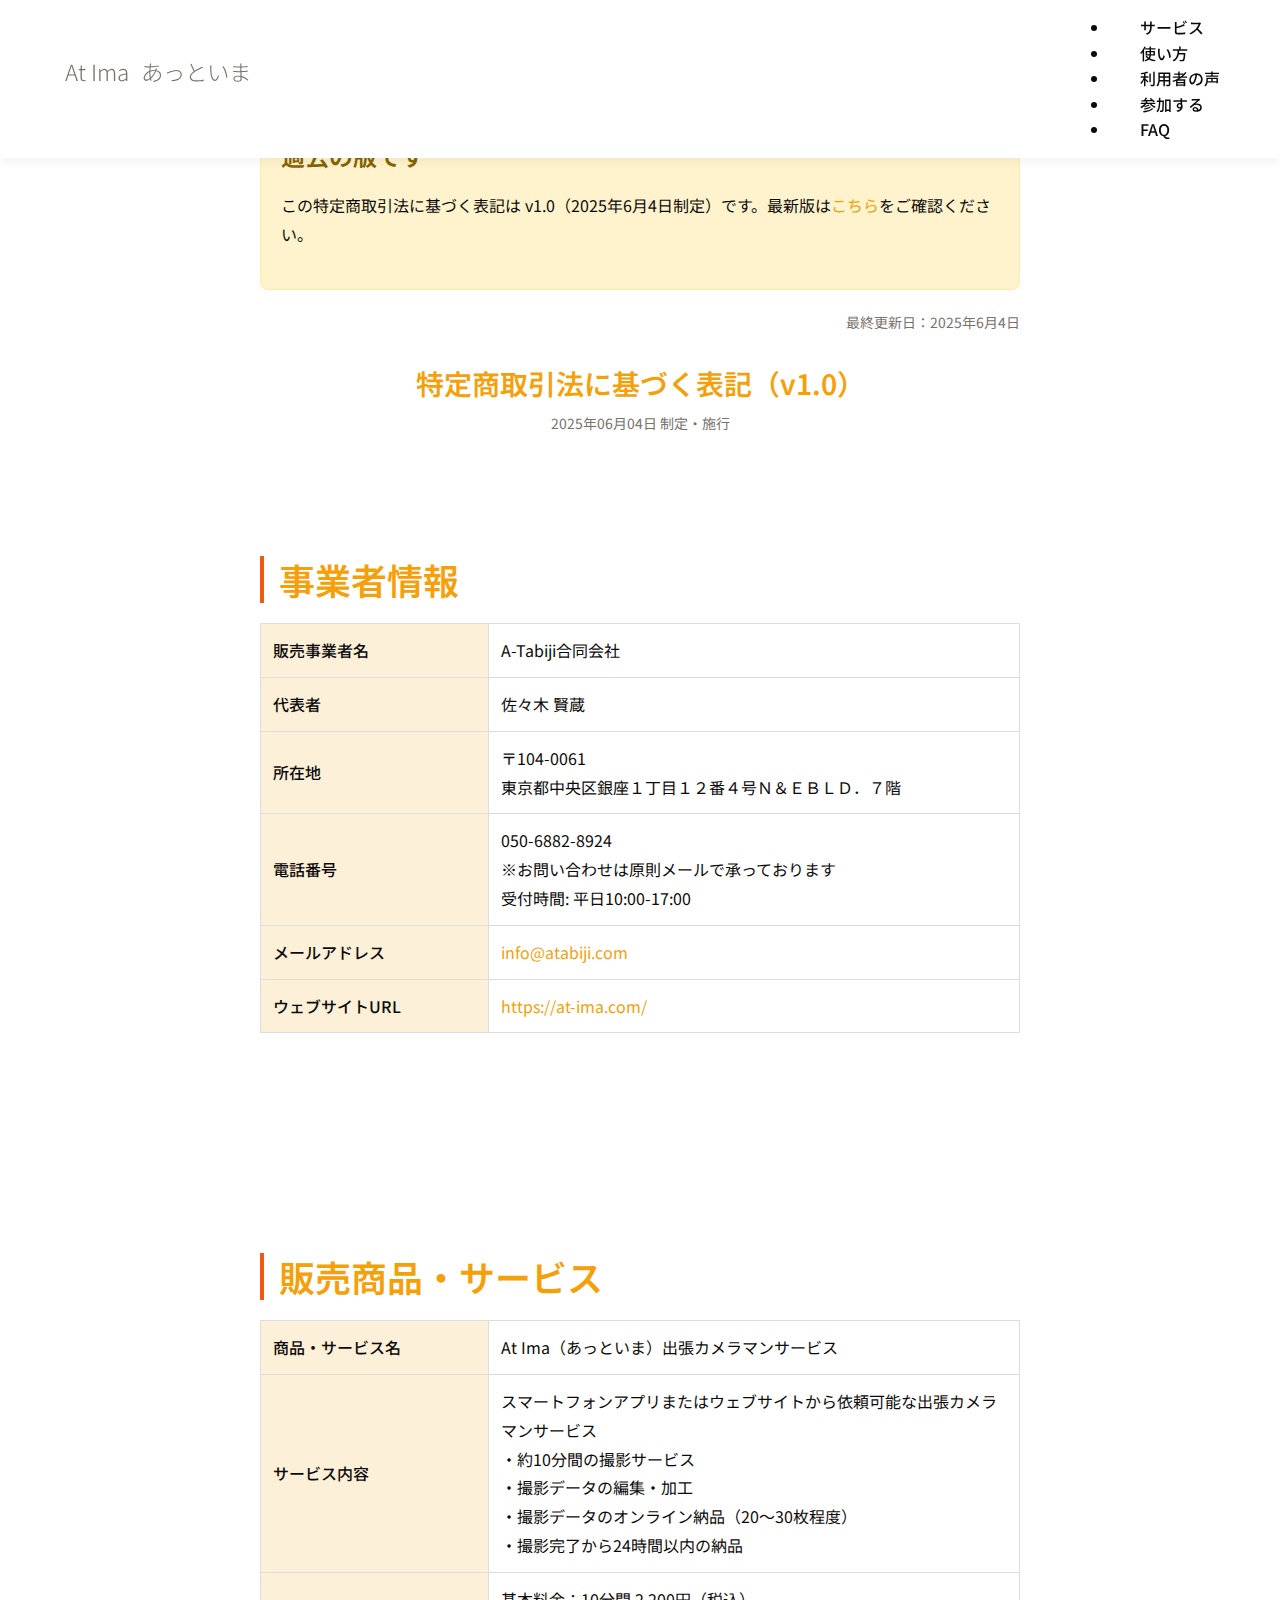
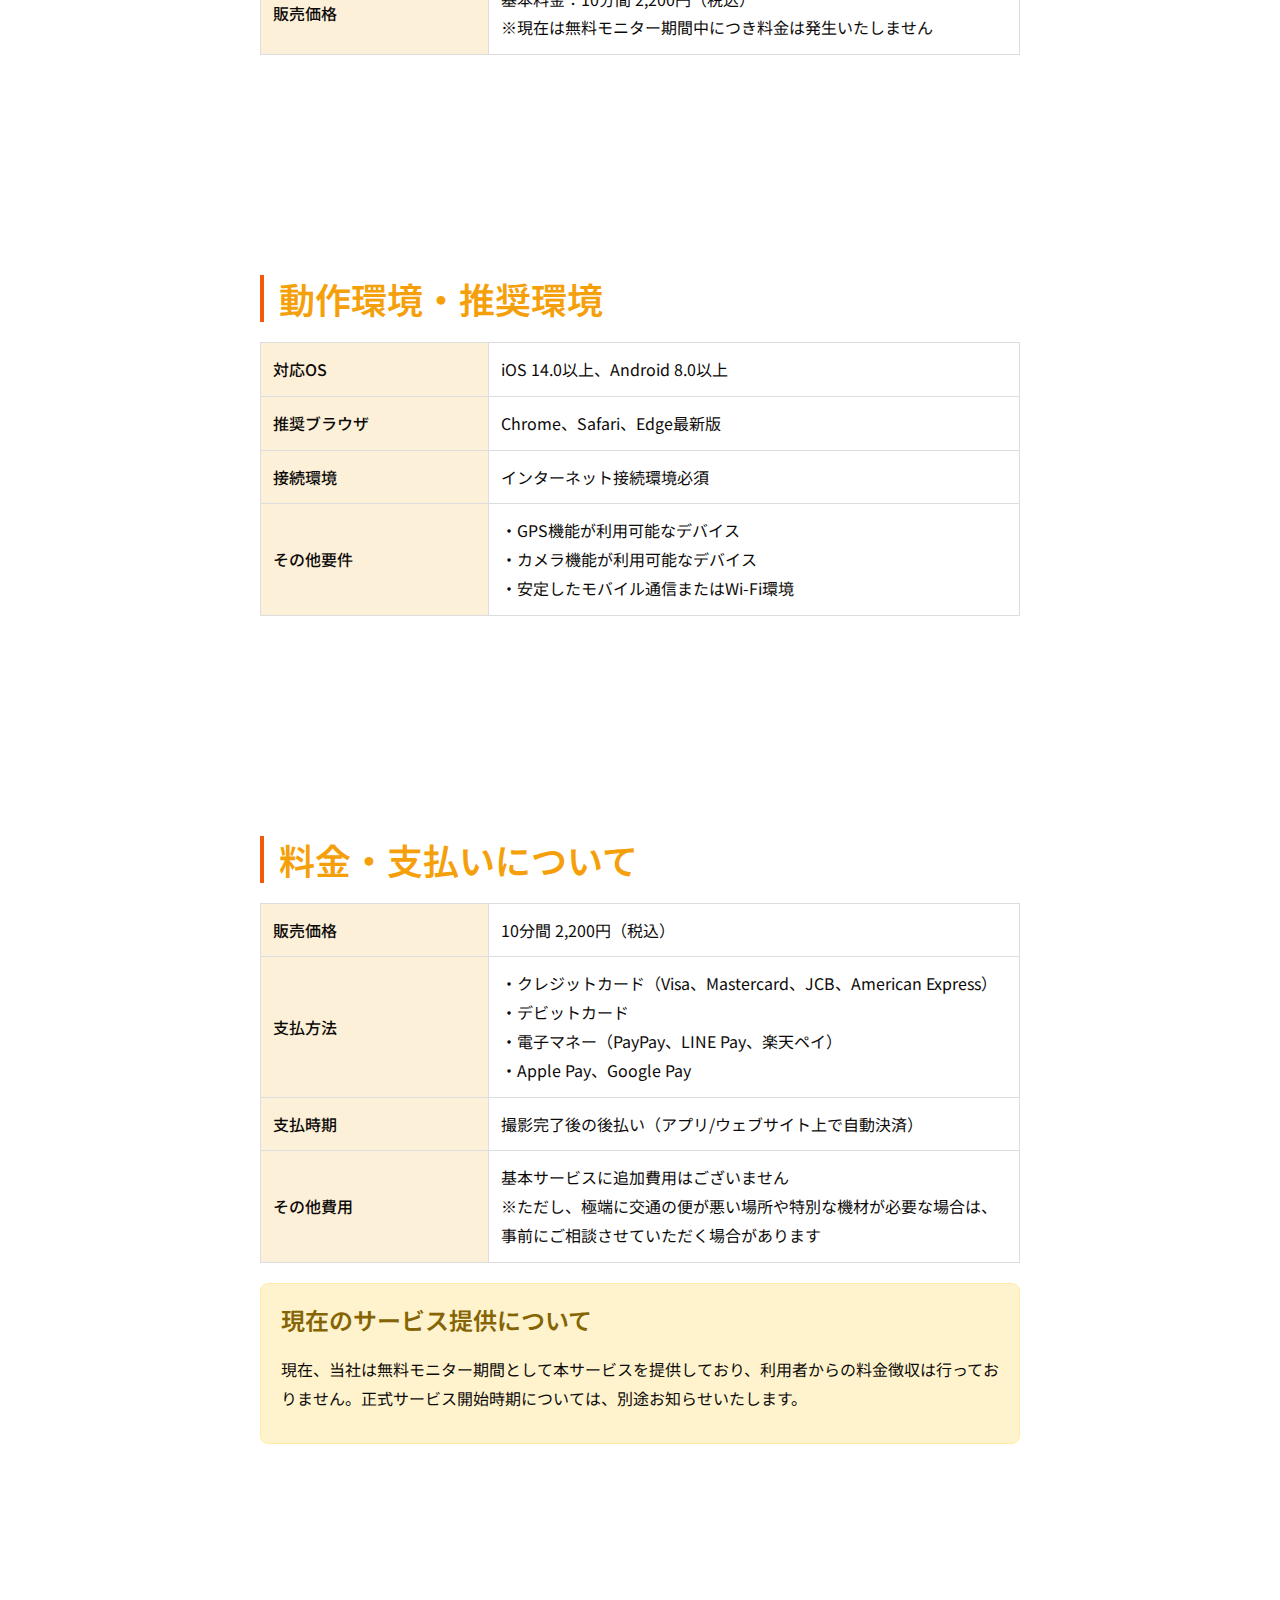
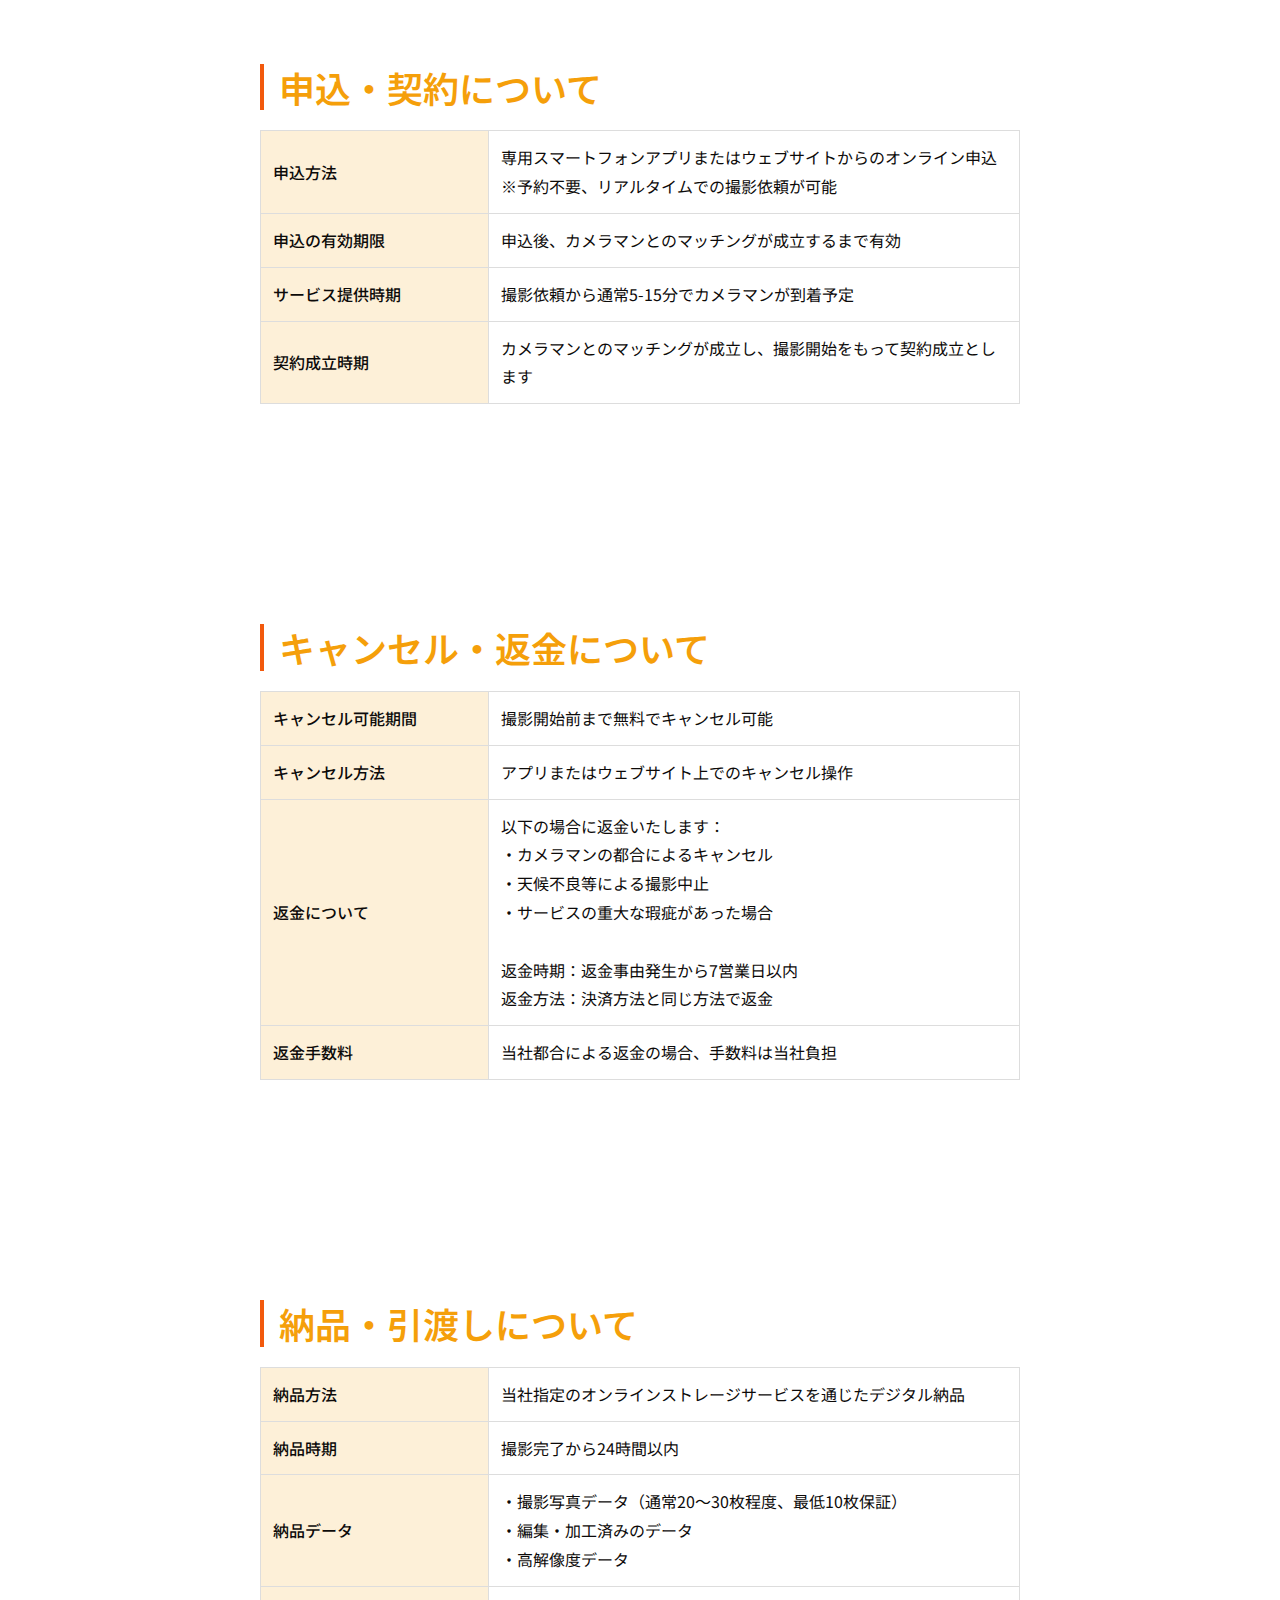
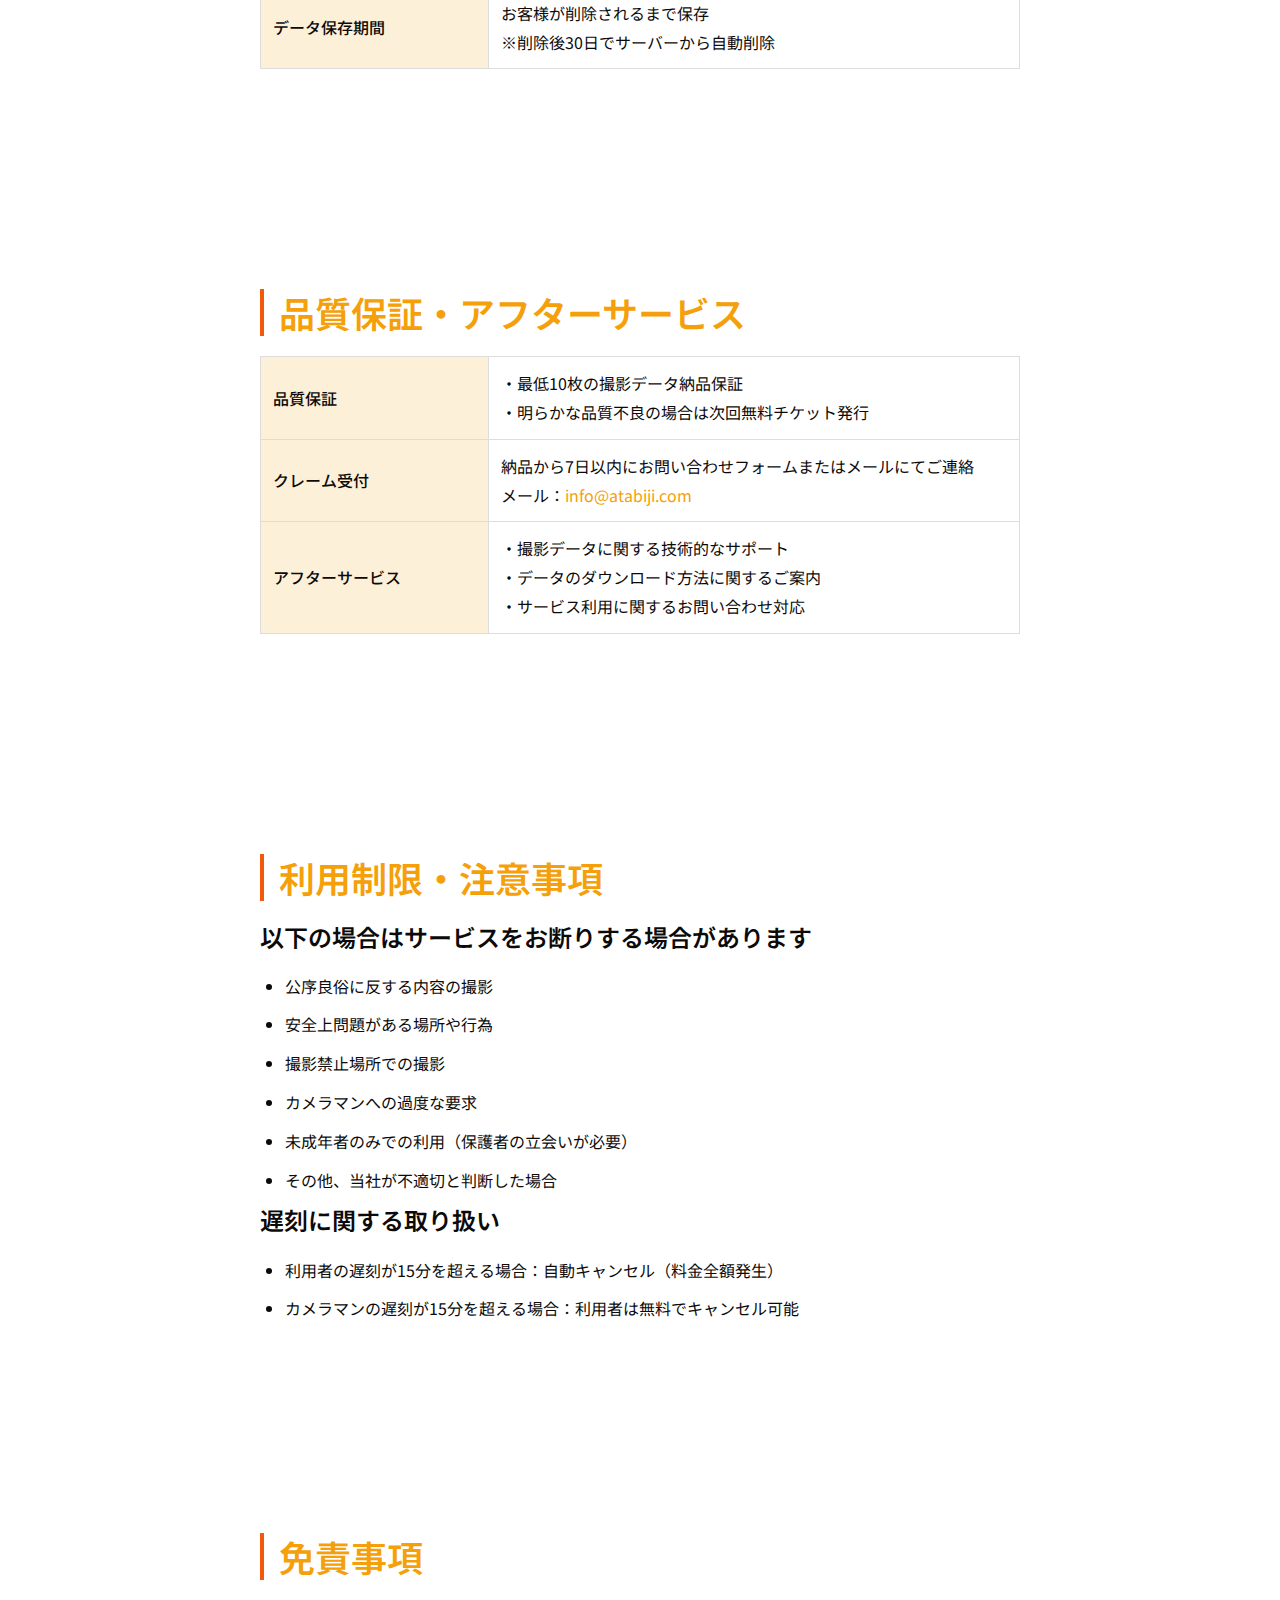
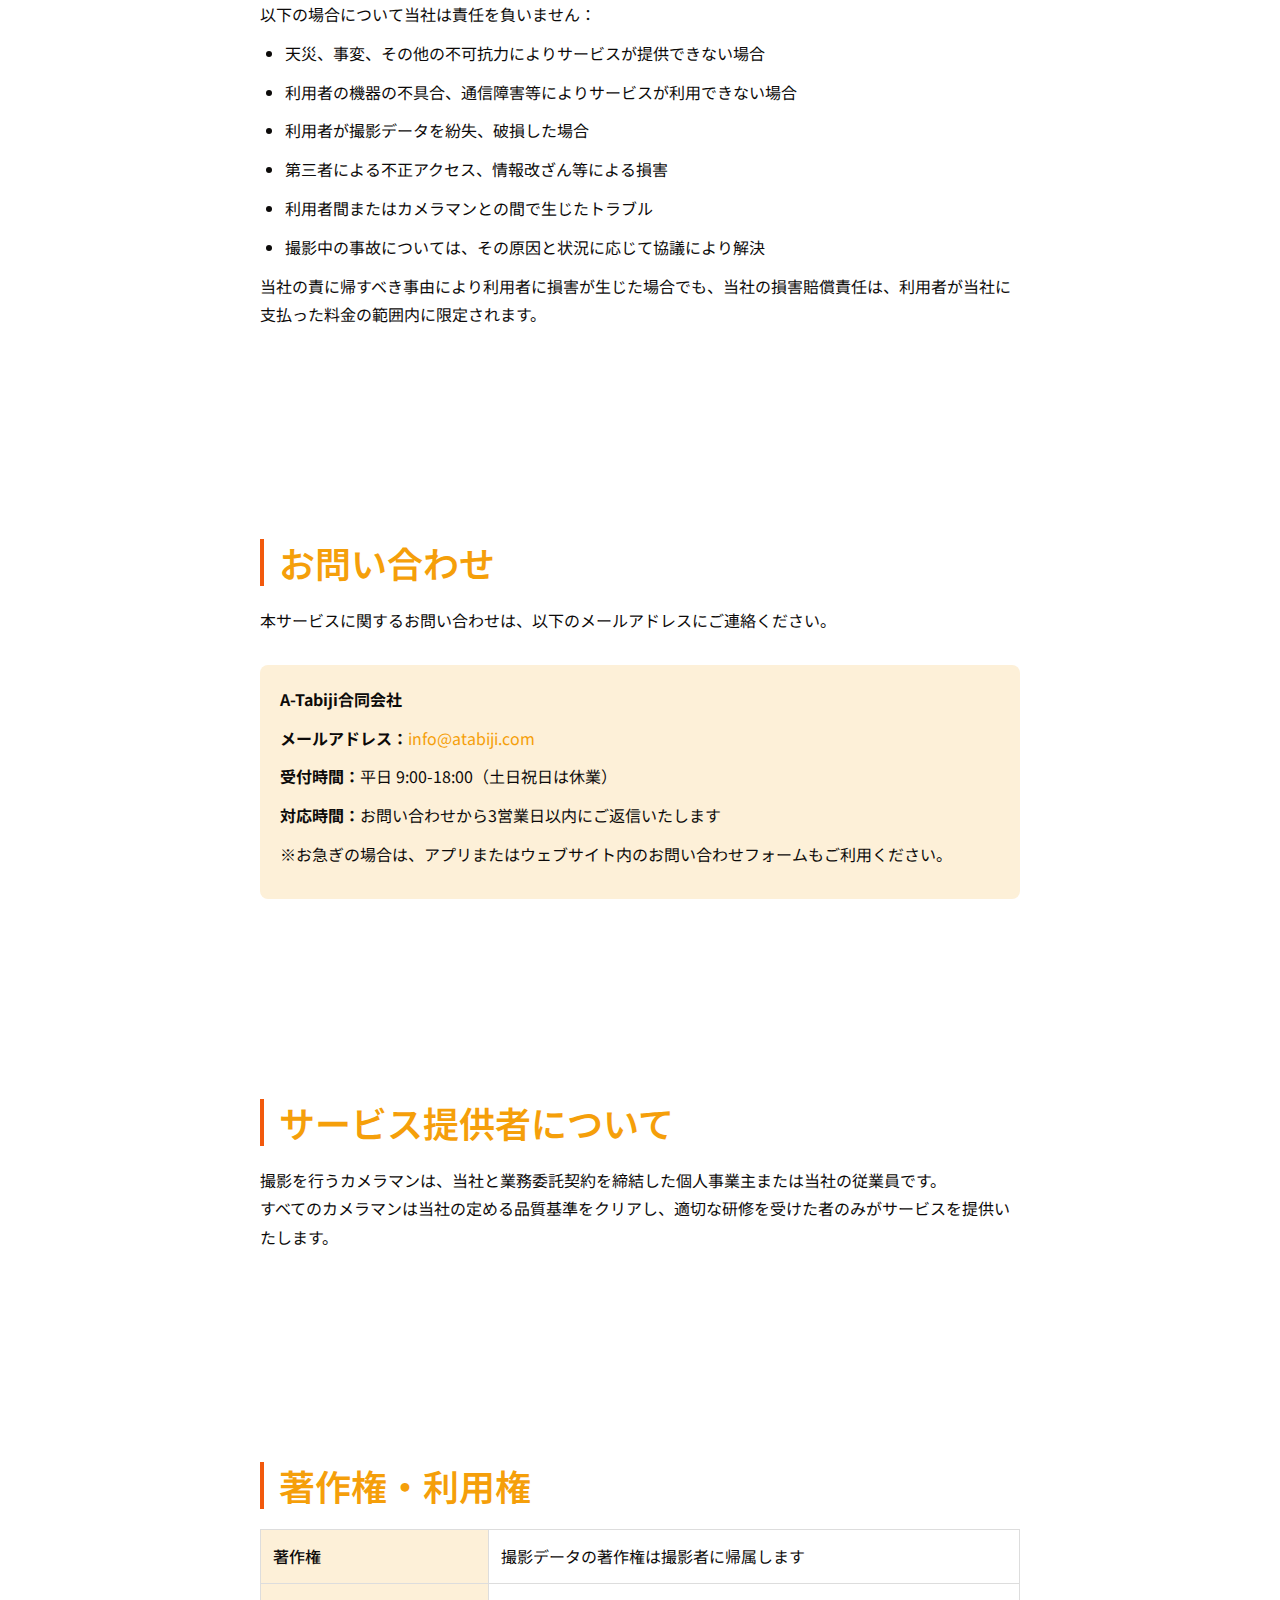
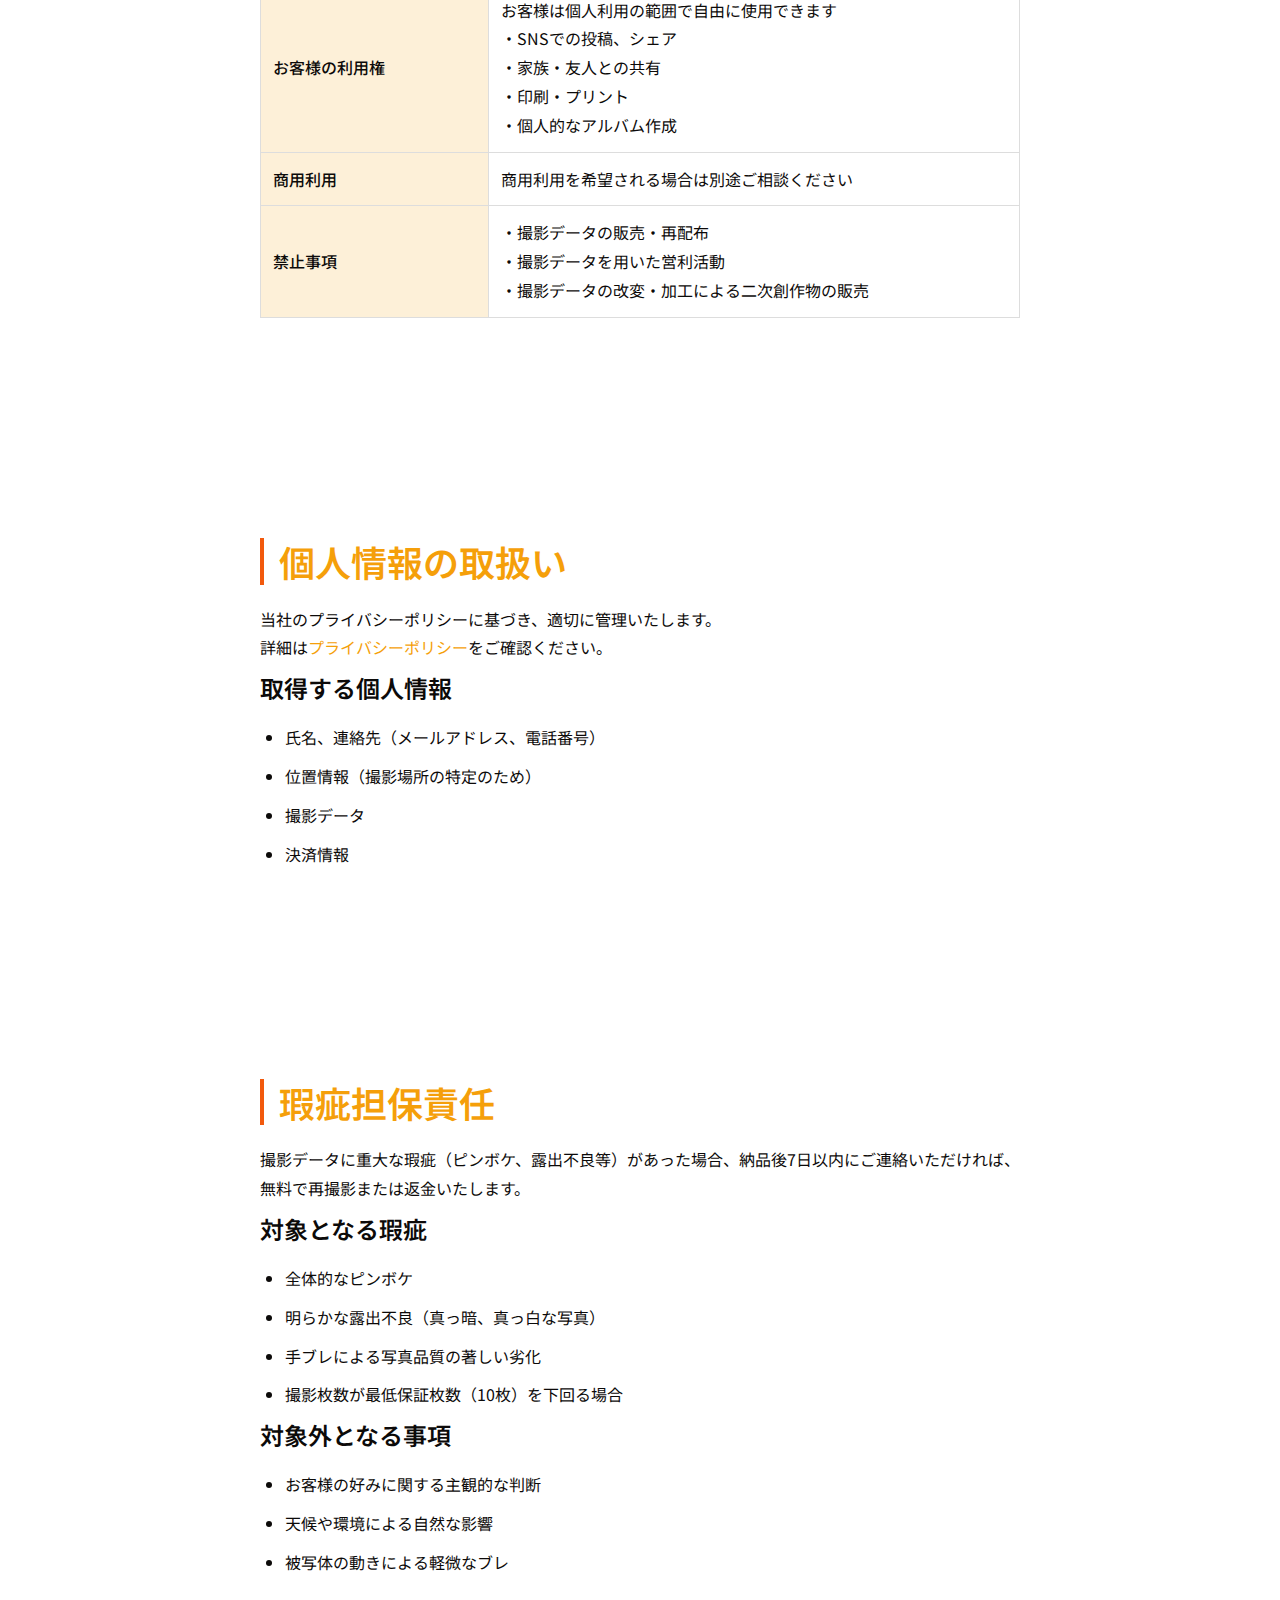
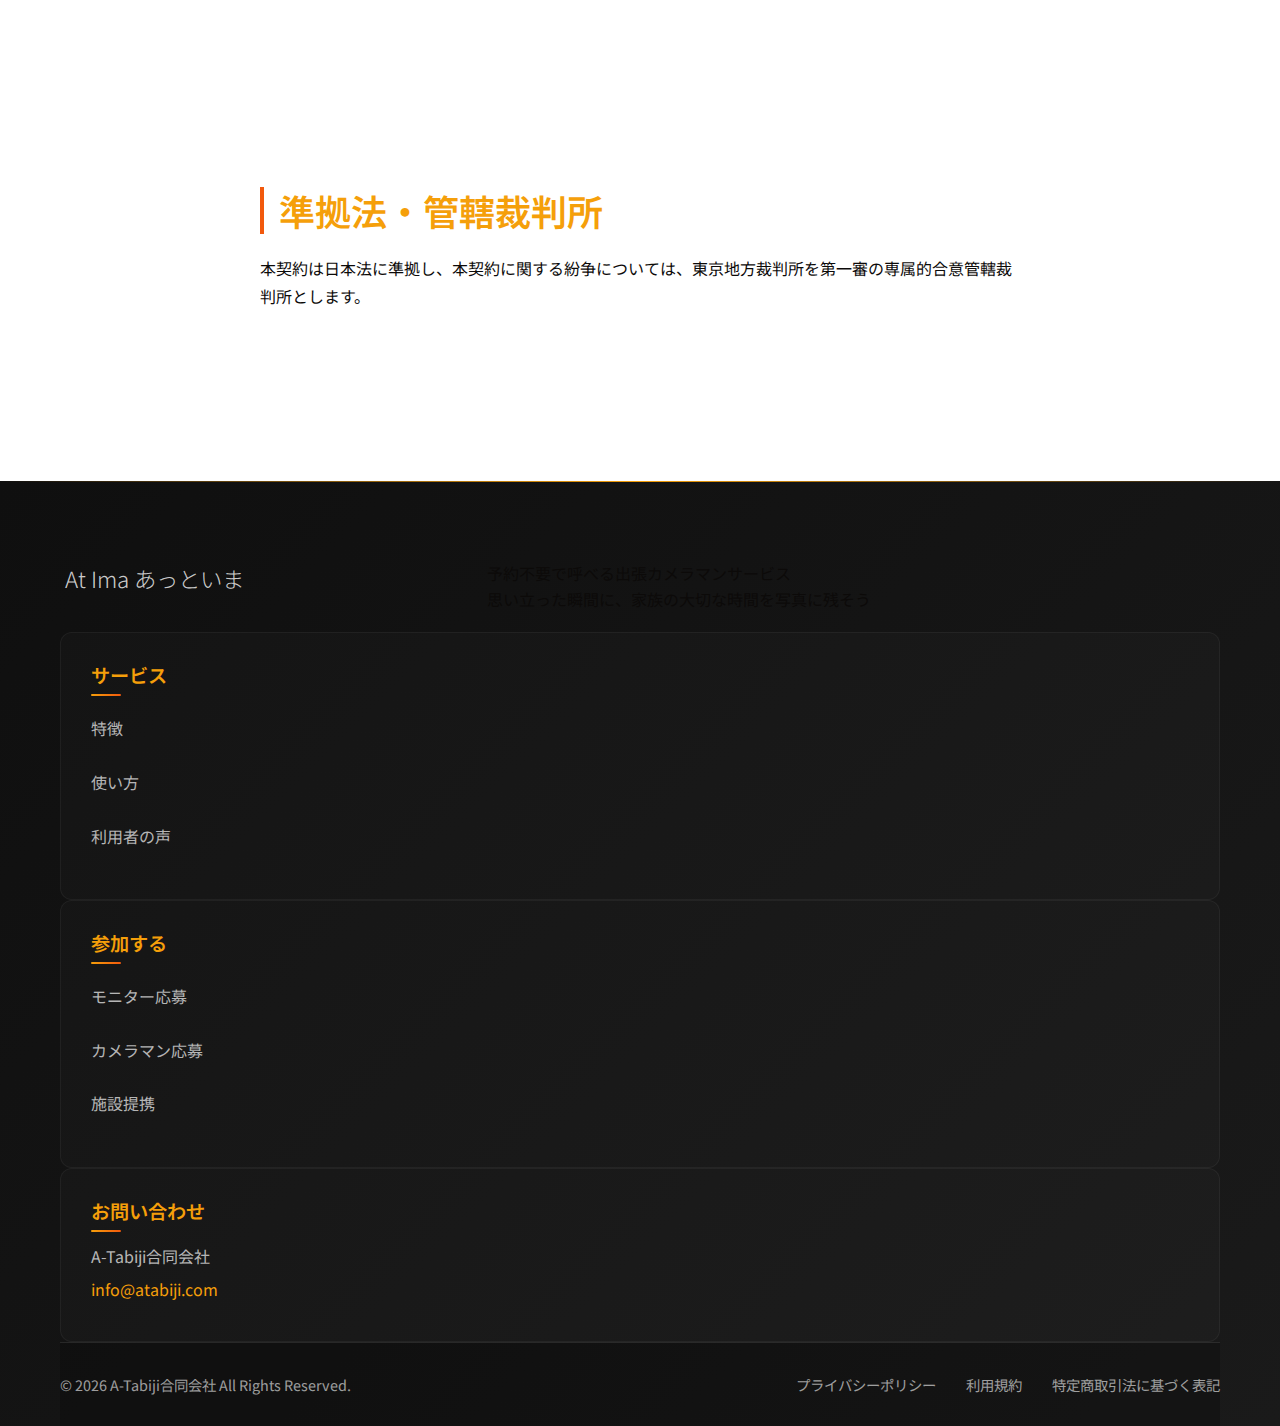
<file: legal-archive/tokusho-v1.0.html>
<!DOCTYPE html>
<html lang="ja">
  <head>
    <meta charset="UTF-8" />
    <meta name="viewport" content="width=device-width, initial-scale=1.0" />
    <title>特定商取引法に基づく表記（v1.0） | At Ima（あっといま）</title>
    <link rel="stylesheet" href="../css/style-amber.css" />
    <link
      rel="stylesheet"
      href="https://cdnjs.cloudflare.com/ajax/libs/font-awesome/6.0.0/css/all.min.css"
    />
    <link rel="preconnect" href="https://fonts.googleapis.com" />
    <link rel="preconnect" href="https://fonts.gstatic.com" crossorigin />
    <link
      href="https://fonts.googleapis.com/css2?family=Noto+Sans+JP:wght@300;400;500;700&display=swap"
      rel="stylesheet"
    />
    <style>
      .policy-container {
        max-width: 800px;
        margin: 0 auto;
        padding: 40px 20px;
        line-height: 1.8;
      }
      .policy-title {
        text-align: center;
        margin-bottom: 40px;
        color: var(--color-primary);
        border-bottom: 3px solid var(--color-accent);
        padding-bottom: 20px;
      }
      .policy-section {
        margin-bottom: 40px;
      }
      .policy-section h2 {
        color: var(--color-primary);
        border-left: 4px solid var(--color-accent);
        padding-left: 15px;
        margin-bottom: 20px;
      }
      .policy-section h3 {
        color: var(--color-text);
        margin: 20px 0 10px 0;
      }
      .policy-section p,
      .policy-section li {
        margin-bottom: 10px;
      }
      .policy-section ul {
        padding-left: 25px;
      }
      .contact-info {
        background-color: var(--color-amber-100);
        padding: 20px;
        border-radius: 8px;
        margin-top: 30px;
      }
      .back-link {
        display: inline-block;
        margin-bottom: 30px;
        color: var(--color-primary);
        text-decoration: none;
        font-weight: 500;
      }
      .back-link:hover {
        text-decoration: underline;
      }
      .update-date {
        text-align: right;
        color: var(--color-text-muted);
        font-size: 14px;
        margin-bottom: 30px;
      }
      .tokusho-header {
        text-align: center;
        margin-bottom: 40px;
      }
      .tokusho-header h1 {
        margin: 0;
        font-size: 28px;
        color: var(--color-primary);
      }
      .tokusho-header .last-updated {
        margin-top: 10px;
        font-size: 14px;
        color: var(--color-text-muted);
      }
      .tokusho-section {
        margin-bottom: 40px;
      }
      .tokusho-section h2 {
        color: var(--color-primary);
        border-left: 4px solid var(--color-accent);
        padding-left: 15px;
        margin-bottom: 20px;
      }
      .tokusho-section p,
      .tokusho-section li {
        margin-bottom: 10px;
      }
      .tokusho-section ul {
        padding-left: 25px;
      }
      .info-table {
        width: 100%;
        border-collapse: collapse;
        margin: 20px 0;
      }
      .info-table th,
      .info-table td {
        border: 1px solid #ddd;
        padding: 12px;
        text-align: left;
      }
      .info-table th {
        background-color: var(--color-amber-100);
        font-weight: 500;
        width: 30%;
      }
      .important-notice {
        background-color: #fff3cd;
        border: 1px solid #ffeaa7;
        border-radius: 8px;
        padding: 20px;
        margin: 20px 0;
      }
      .important-notice h3 {
        margin-top: 0;
        color: #856404;
      }
    </style>
  </head>
  <body>
    <header>
      <div class="container header-container">
        <div class="logo">
          <a href="../index.html">
            <span class="logo-text">At Ima</span>
            <span class="logo-sub">あっといま</span>
          </a>
        </div>
        <nav class="nav-menu">
          <ul>
            <li><a href="../index.html#features">サービス</a></li>
            <li><a href="../index.html#how">使い方</a></li>
            <li><a href="../index.html#voices">利用者の声</a></li>
            <li><a href="../index.html#stakeholders">参加する</a></li>
            <li><a href="../index.html#faq">FAQ</a></li>
          </ul>
        </nav>
        <button class="mobile-menu-btn" aria-expanded="false">
          <span></span>
          <span></span>
          <span></span>
        </button>
      </div>
    </header>

    <main>
      <div class="policy-container">
        <a href="../index.html" class="back-link">
          <i class="fas fa-arrow-left"></i> トップページに戻る
        </a>

        <div class="important-notice">
          <h3>過去の版です</h3>
          <p>この特定商取引法に基づく表記は v1.0（2025年6月4日制定）です。最新版は<a href="../tokusho.html">こちら</a>をご確認ください。</p>
        </div>

        <div class="update-date">最終更新日：2025年6月4日</div>

        <div class="tokusho-header">
          <h1>特定商取引法に基づく表記（v1.0）</h1>
          <p class="last-updated">2025年06月04日 制定・施行</p>
        </div>

        <!-- ============ 事業者情報 ============ -->
        <section class="tokusho-section" id="business-info">
          <h2>事業者情報</h2>
          <table class="info-table">
            <tr>
              <th>販売事業者名</th>
              <td>A-Tabiji合同会社</td>
            </tr>
            <tr>
              <th>代表者</th>
              <td>佐々木 賢蔵</td>
            </tr>
            <tr>
              <th>所在地</th>
              <td>
                〒104-0061<br />東京都中央区銀座１丁目１２番４号Ｎ＆ＥＢＬＤ．７階
              </td>
            </tr>
            <tr>
              <th>電話番号</th>
              <td>
                050-6882-8924<br />
                ※お問い合わせは原則メールで承っております<br />
                受付時間: 平日10:00-17:00
              </td>
            </tr>
            <tr>
              <th>メールアドレス</th>
              <td><a href="mailto:info@atabiji.com">info@atabiji.com</a></td>
            </tr>
            <tr>
              <th>ウェブサイトURL</th>
              <td><a href="https://at-ima.com/">https://at-ima.com/</a></td>
            </tr>
          </table>
        </section>

        <!-- ============ 販売商品・サービス ============ -->
        <section class="tokusho-section" id="service-info">
          <h2>販売商品・サービス</h2>
          <table class="info-table">
            <tr>
              <th>商品・サービス名</th>
              <td>At Ima（あっといま）出張カメラマンサービス</td>
            </tr>
            <tr>
              <th>サービス内容</th>
              <td>
                スマートフォンアプリまたはウェブサイトから依頼可能な出張カメラマンサービス<br />
                ・約10分間の撮影サービス<br />
                ・撮影データの編集・加工<br />
                ・撮影データのオンライン納品（20〜30枚程度）<br />
                ・撮影完了から24時間以内の納品
              </td>
            </tr>
            <tr>
              <th>販売価格</th>
              <td>
                基本料金：10分間 2,200円（税込）<br />
                ※現在は無料モニター期間中につき料金は発生いたしません
              </td>
            </tr>
          </table>
        </section>

        <!-- ============ 動作環境・推奨環境 ============ -->
        <section class="tokusho-section" id="system-requirements">
          <h2>動作環境・推奨環境</h2>
          <table class="info-table">
            <tr>
              <th>対応OS</th>
              <td>iOS 14.0以上、Android 8.0以上</td>
            </tr>
            <tr>
              <th>推奨ブラウザ</th>
              <td>Chrome、Safari、Edge最新版</td>
            </tr>
            <tr>
              <th>接続環境</th>
              <td>インターネット接続環境必須</td>
            </tr>
            <tr>
              <th>その他要件</th>
              <td>
                ・GPS機能が利用可能なデバイス<br />
                ・カメラ機能が利用可能なデバイス<br />
                ・安定したモバイル通信またはWi-Fi環境
              </td>
            </tr>
          </table>
        </section>

        <!-- ============ 料金・支払い ============ -->
        <section class="tokusho-section" id="payment-info">
          <h2>料金・支払いについて</h2>
          <table class="info-table">
            <tr>
              <th>販売価格</th>
              <td>10分間 2,200円（税込）</td>
            </tr>
            <tr>
              <th>支払方法</th>
              <td>
                ・クレジットカード（Visa、Mastercard、JCB、American Express）<br />
                ・デビットカード<br />
                ・電子マネー（PayPay、LINE Pay、楽天ペイ）<br />
                ・Apple Pay、Google Pay
              </td>
            </tr>
            <tr>
              <th>支払時期</th>
              <td>撮影完了後の後払い（アプリ/ウェブサイト上で自動決済）</td>
            </tr>
            <tr>
              <th>その他費用</th>
              <td>
                基本サービスに追加費用はございません<br />
                ※ただし、極端に交通の便が悪い場所や特別な機材が必要な場合は、事前にご相談させていただく場合があります
              </td>
            </tr>
          </table>

          <div class="important-notice">
            <h3>現在のサービス提供について</h3>
            <p>
              現在、当社は無料モニター期間として本サービスを提供しており、利用者からの料金徴収は行っておりません。正式サービス開始時期については、別途お知らせいたします。
            </p>
          </div>
        </section>

        <!-- ============ 申込・契約 ============ -->
        <section class="tokusho-section" id="contract-info">
          <h2>申込・契約について</h2>
          <table class="info-table">
            <tr>
              <th>申込方法</th>
              <td>
                専用スマートフォンアプリまたはウェブサイトからのオンライン申込<br />
                ※予約不要、リアルタイムでの撮影依頼が可能
              </td>
            </tr>
            <tr>
              <th>申込の有効期限</th>
              <td>申込後、カメラマンとのマッチングが成立するまで有効</td>
            </tr>
            <tr>
              <th>サービス提供時期</th>
              <td>撮影依頼から通常5-15分でカメラマンが到着予定</td>
            </tr>
            <tr>
              <th>契約成立時期</th>
              <td>
                カメラマンとのマッチングが成立し、撮影開始をもって契約成立とします
              </td>
            </tr>
          </table>
        </section>

        <!-- ============ キャンセル・返金 ============ -->
        <section class="tokusho-section" id="cancellation-info">
          <h2>キャンセル・返金について</h2>
          <table class="info-table">
            <tr>
              <th>キャンセル可能期間</th>
              <td>撮影開始前まで無料でキャンセル可能</td>
            </tr>
            <tr>
              <th>キャンセル方法</th>
              <td>アプリまたはウェブサイト上でのキャンセル操作</td>
            </tr>
            <tr>
              <th>返金について</th>
              <td>
                以下の場合に返金いたします：<br />
                ・カメラマンの都合によるキャンセル<br />
                ・天候不良等による撮影中止<br />
                ・サービスの重大な瑕疵があった場合<br />
                <br />
                返金時期：返金事由発生から7営業日以内<br />
                返金方法：決済方法と同じ方法で返金
              </td>
            </tr>
            <tr>
              <th>返金手数料</th>
              <td>当社都合による返金の場合、手数料は当社負担</td>
            </tr>
          </table>
        </section>

        <!-- ============ 納品・引渡し ============ -->
        <section class="tokusho-section" id="delivery-info">
          <h2>納品・引渡しについて</h2>
          <table class="info-table">
            <tr>
              <th>納品方法</th>
              <td>
                当社指定のオンラインストレージサービスを通じたデジタル納品
              </td>
            </tr>
            <tr>
              <th>納品時期</th>
              <td>撮影完了から24時間以内</td>
            </tr>
            <tr>
              <th>納品データ</th>
              <td>
                ・撮影写真データ（通常20〜30枚程度、最低10枚保証）<br />
                ・編集・加工済みのデータ<br />
                ・高解像度データ
              </td>
            </tr>
            <tr>
              <th>データ保存期間</th>
              <td>
                お客様が削除されるまで保存<br />
                ※削除後30日でサーバーから自動削除
              </td>
            </tr>
          </table>
        </section>

        <!-- ============ 品質保証・アフターサービス ============ -->
        <section class="tokusho-section" id="quality-info">
          <h2>品質保証・アフターサービス</h2>
          <table class="info-table">
            <tr>
              <th>品質保証</th>
              <td>
                ・最低10枚の撮影データ納品保証<br />
                ・明らかな品質不良の場合は次回無料チケット発行
              </td>
            </tr>
            <tr>
              <th>クレーム受付</th>
              <td>
                納品から7日以内にお問い合わせフォームまたはメールにてご連絡<br />
                メール：<a href="mailto:info@atabiji.com">info@atabiji.com</a>
              </td>
            </tr>
            <tr>
              <th>アフターサービス</th>
              <td>
                ・撮影データに関する技術的なサポート<br />
                ・データのダウンロード方法に関するご案内<br />
                ・サービス利用に関するお問い合わせ対応
              </td>
            </tr>
          </table>
        </section>

        <!-- ============ 利用制限・注意事項 ============ -->
        <section class="tokusho-section" id="restrictions-info">
          <h2>利用制限・注意事項</h2>
          <h3>以下の場合はサービスをお断りする場合があります</h3>
          <ul>
            <li>公序良俗に反する内容の撮影</li>
            <li>安全上問題がある場所や行為</li>
            <li>撮影禁止場所での撮影</li>
            <li>カメラマンへの過度な要求</li>
            <li>未成年者のみでの利用（保護者の立会いが必要）</li>
            <li>その他、当社が不適切と判断した場合</li>
          </ul>

          <h3>遅刻に関する取り扱い</h3>
          <ul>
            <li>
              利用者の遅刻が15分を超える場合：自動キャンセル（料金全額発生）
            </li>
            <li>
              カメラマンの遅刻が15分を超える場合：利用者は無料でキャンセル可能
            </li>
          </ul>
        </section>

        <!-- ============ 免責事項 ============ -->
        <section class="tokusho-section" id="disclaimer-info">
          <h2>免責事項</h2>
          <p>以下の場合について当社は責任を負いません：</p>
          <ul>
            <li>
              天災、事変、その他の不可抗力によりサービスが提供できない場合
            </li>
            <li>
              利用者の機器の不具合、通信障害等によりサービスが利用できない場合
            </li>
            <li>利用者が撮影データを紛失、破損した場合</li>
            <li>第三者による不正アクセス、情報改ざん等による損害</li>
            <li>利用者間またはカメラマンとの間で生じたトラブル</li>
            <li>
              撮影中の事故については、その原因と状況に応じて協議により解決
            </li>
          </ul>
          <p>
            当社の責に帰すべき事由により利用者に損害が生じた場合でも、当社の損害賠償責任は、利用者が当社に支払った料金の範囲内に限定されます。
          </p>
        </section>

        <!-- ============ お問い合わせ ============ -->
        <section class="tokusho-section" id="contact">
          <h2>お問い合わせ</h2>
          <p>
            本サービスに関するお問い合わせは、以下のメールアドレスにご連絡ください。
          </p>

          <div class="contact-info">
            <p><strong>A-Tabiji合同会社</strong></p>
            <p>
              <strong>メールアドレス：</strong
              ><a href="mailto:info@atabiji.com">info@atabiji.com</a>
            </p>
            <p><strong>受付時間：</strong>平日 9:00-18:00（土日祝日は休業）</p>
            <p>
              <strong>対応時間：</strong
              >お問い合わせから3営業日以内にご返信いたします
            </p>
            <p>
              ※お急ぎの場合は、アプリまたはウェブサイト内のお問い合わせフォームもご利用ください。
            </p>
          </div>
        </section>

        <!-- ============ サービス提供者について ============ -->
        <section class="tokusho-section" id="service-provider">
          <h2>サービス提供者について</h2>
          <p>
            撮影を行うカメラマンは、当社と業務委託契約を締結した個人事業主または当社の従業員です。<br />
            すべてのカメラマンは当社の定める品質基準をクリアし、適切な研修を受けた者のみがサービスを提供いたします。
          </p>
        </section>

        <!-- ============ 著作権・利用権 ============ -->
        <section class="tokusho-section" id="copyright">
          <h2>著作権・利用権</h2>
          <table class="info-table">
            <tr>
              <th>著作権</th>
              <td>撮影データの著作権は撮影者に帰属します</td>
            </tr>
            <tr>
              <th>お客様の利用権</th>
              <td>
                お客様は個人利用の範囲で自由に使用できます<br />
                ・SNSでの投稿、シェア<br />
                ・家族・友人との共有<br />
                ・印刷・プリント<br />
                ・個人的なアルバム作成
              </td>
            </tr>
            <tr>
              <th>商用利用</th>
              <td>商用利用を希望される場合は別途ご相談ください</td>
            </tr>
            <tr>
              <th>禁止事項</th>
              <td>
                ・撮影データの販売・再配布<br />
                ・撮影データを用いた営利活動<br />
                ・撮影データの改変・加工による二次創作物の販売
              </td>
            </tr>
          </table>
        </section>

        <!-- ============ 個人情報の取扱い ============ -->
        <section class="tokusho-section" id="privacy">
          <h2>個人情報の取扱い</h2>
          <p>
            当社のプライバシーポリシーに基づき、適切に管理いたします。<br />
            詳細は<a href="../privacy-policy.html">プライバシーポリシー</a
            >をご確認ください。
          </p>
          <h3>取得する個人情報</h3>
          <ul>
            <li>氏名、連絡先（メールアドレス、電話番号）</li>
            <li>位置情報（撮影場所の特定のため）</li>
            <li>撮影データ</li>
            <li>決済情報</li>
          </ul>
        </section>

        <!-- ============ 瑕疵担保責任 ============ -->
        <section class="tokusho-section" id="warranty">
          <h2>瑕疵担保責任</h2>
          <p>
            撮影データに重大な瑕疵（ピンボケ、露出不良等）があった場合、納品後7日以内にご連絡いただければ、無料で再撮影または返金いたします。
          </p>
          <h3>対象となる瑕疵</h3>
          <ul>
            <li>全体的なピンボケ</li>
            <li>明らかな露出不良（真っ暗、真っ白な写真）</li>
            <li>手ブレによる写真品質の著しい劣化</li>
            <li>撮影枚数が最低保証枚数（10枚）を下回る場合</li>
          </ul>
          <h3>対象外となる事項</h3>
          <ul>
            <li>お客様の好みに関する主観的な判断</li>
            <li>天候や環境による自然な影響</li>
            <li>被写体の動きによる軽微なブレ</li>
          </ul>
        </section>

        <!-- ============ 準拠法・管轄裁判所 ============ -->
        <section class="tokusho-section" id="jurisdiction">
          <h2>準拠法・管轄裁判所</h2>
          <p>
            本契約は日本法に準拠し、本契約に関する紛争については、東京地方裁判所を第一審の専属的合意管轄裁判所とします。
          </p>
        </section>
      </div>
    </main>

    <footer>
      <div class="container">
        <div class="footer-content">
          <div class="footer-main">
            <div class="footer-logo">
              <span class="logo-text">At Ima</span>
              <span class="logo-sub">あっといま</span>
            </div>
            <p class="footer-description">
              予約不要で呼べる出張カメラマンサービス<br />
              思い立った瞬間に、家族の大切な時間を写真に残そう
            </p>
          </div>

          <div class="footer-links">
            <div class="footer-links-group">
              <h4>サービス</h4>
              <ul class="footer-links">
                <li><a href="../index.html#features">特徴</a></li>
                <li><a href="../index.html#how">使い方</a></li>
                <li><a href="../index.html#voices">利用者の声</a></li>
              </ul>
            </div>

            <div class="footer-links-group">
              <h4>参加する</h4>
              <ul class="footer-links">
                <li><a href="../index.html#stakeholders">モニター応募</a></li>
                <li><a href="../index.html#stakeholders">カメラマン応募</a></li>
                <li><a href="../index.html#stakeholders">施設提携</a></li>
              </ul>
            </div>

            <div class="footer-links-group">
              <h4>お問い合わせ</h4>
              <address class="footer-contact">
                A-Tabiji合同会社<br />
                <a href="mailto:info@atabiji.com">info@atabiji.com</a>
              </address>
            </div>
          </div>
        </div>

        <div class="footer-bottom">
          <p class="copyright">
            &copy; <span id="current-year"></span> A-Tabiji合同会社 All Rights
            Reserved.
          </p>
          <div class="footer-bottom-links">
            <a href="../privacy-policy.html">プライバシーポリシー</a>
            <a href="../terms-of-service.html">利用規約</a>
            <a href="../tokusho.html">特定商取引法に基づく表記</a>
          </div>
        </div>
      </div>
    </footer>

    <script>
      document.getElementById("current-year").textContent = new Date()
        .getFullYear()
        .toString();
    </script>
  </body>
</html>
</file>
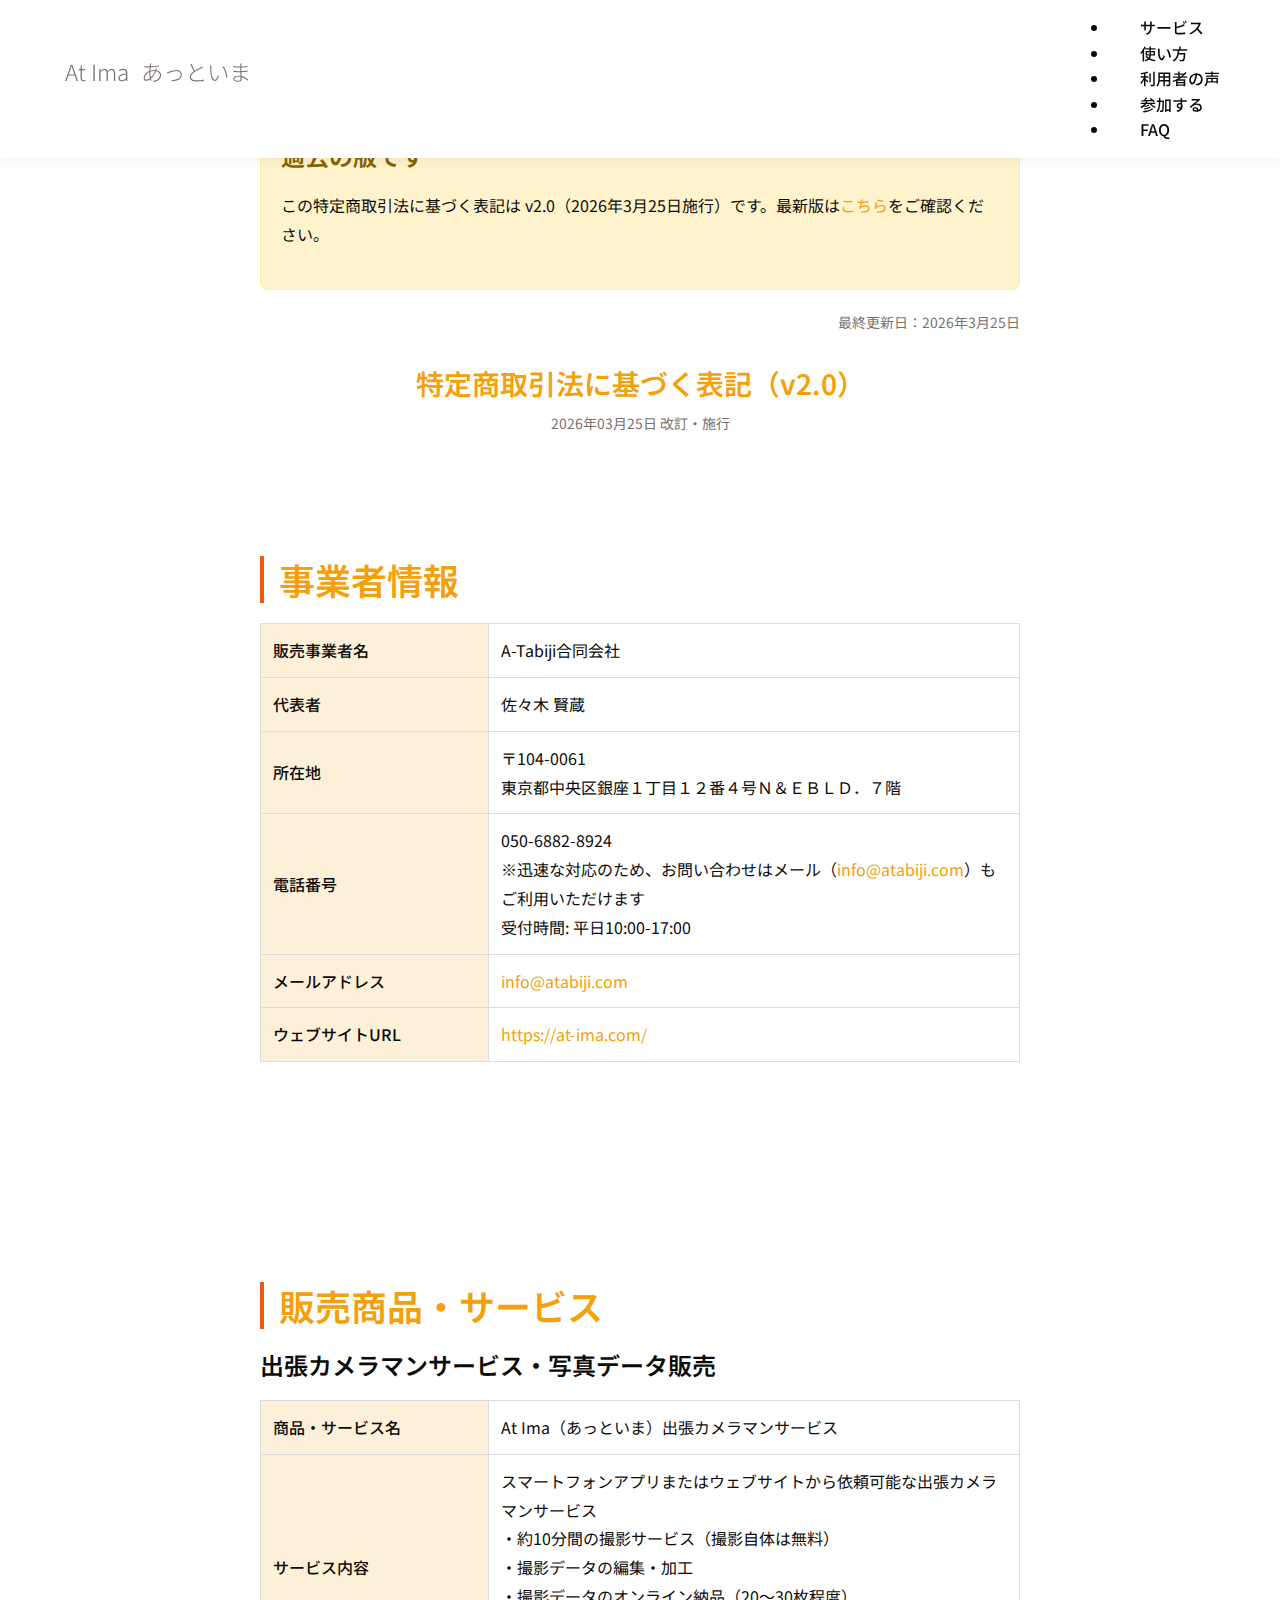
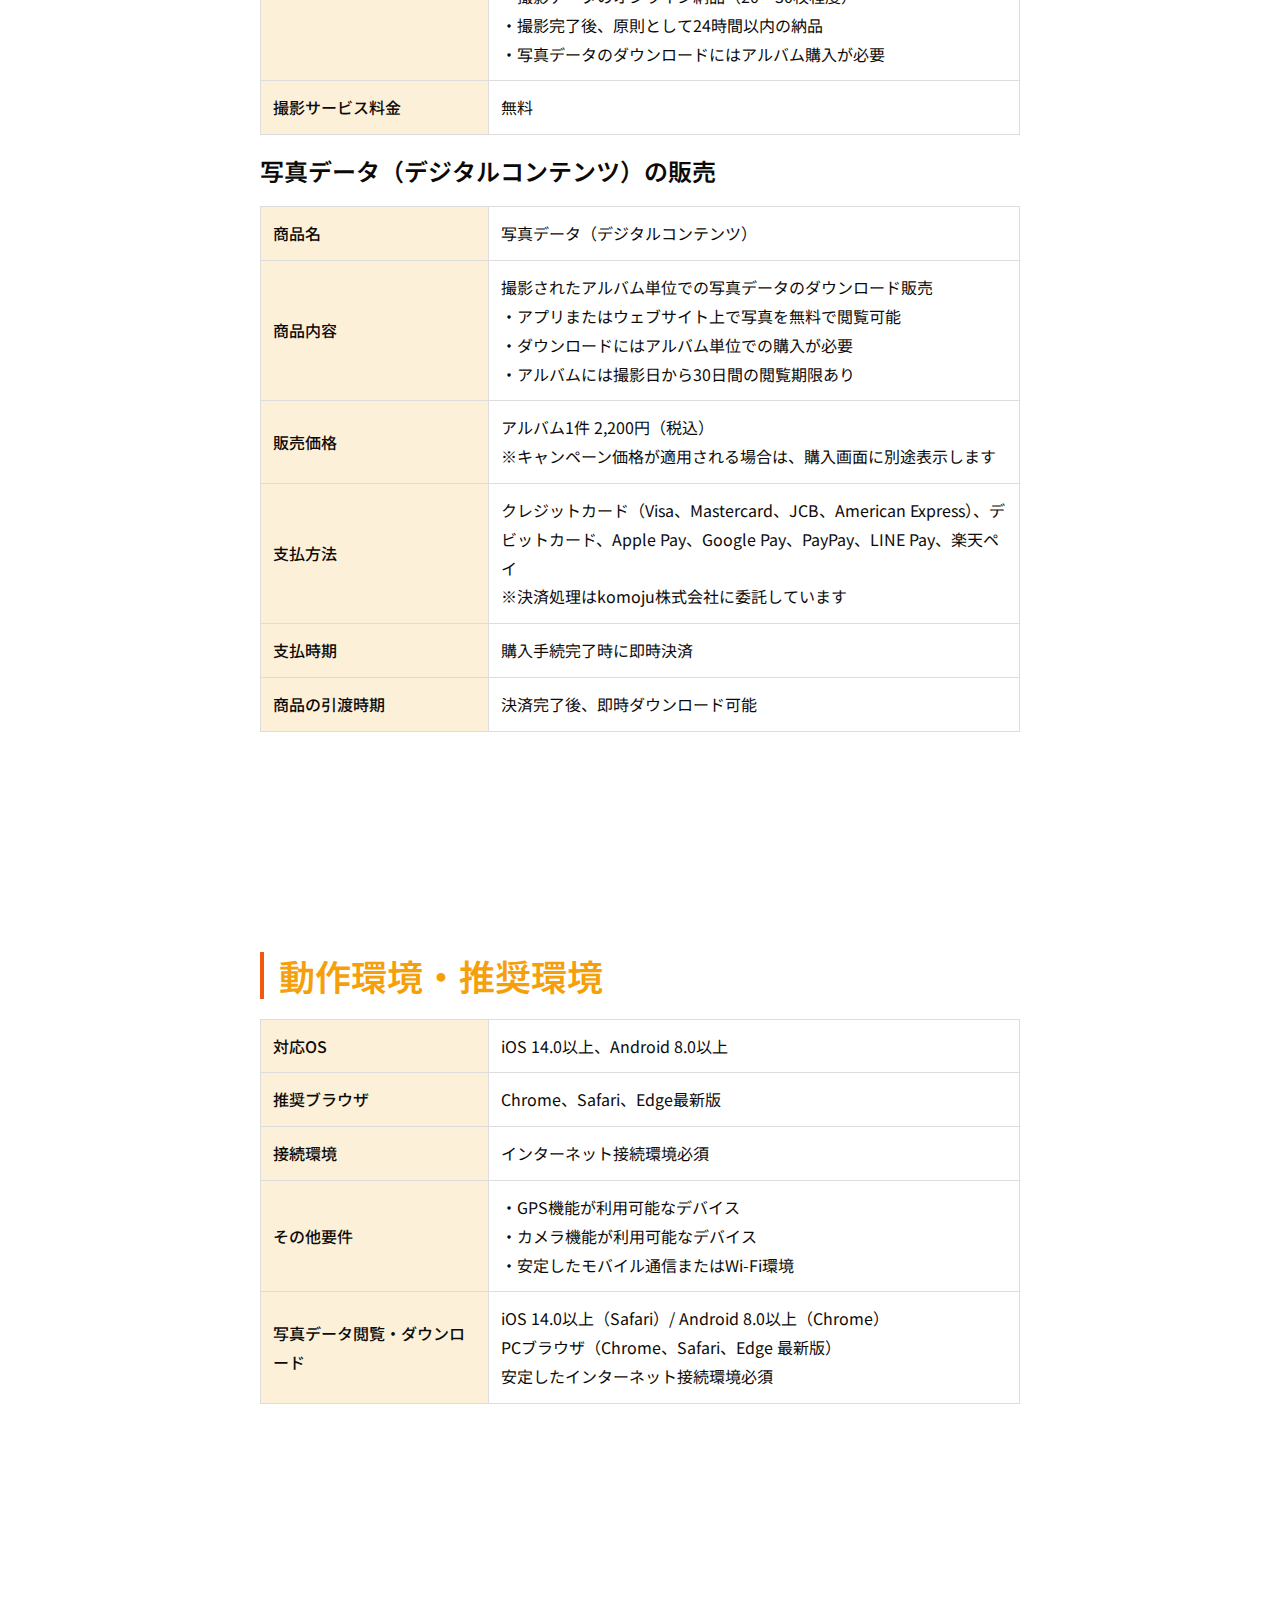
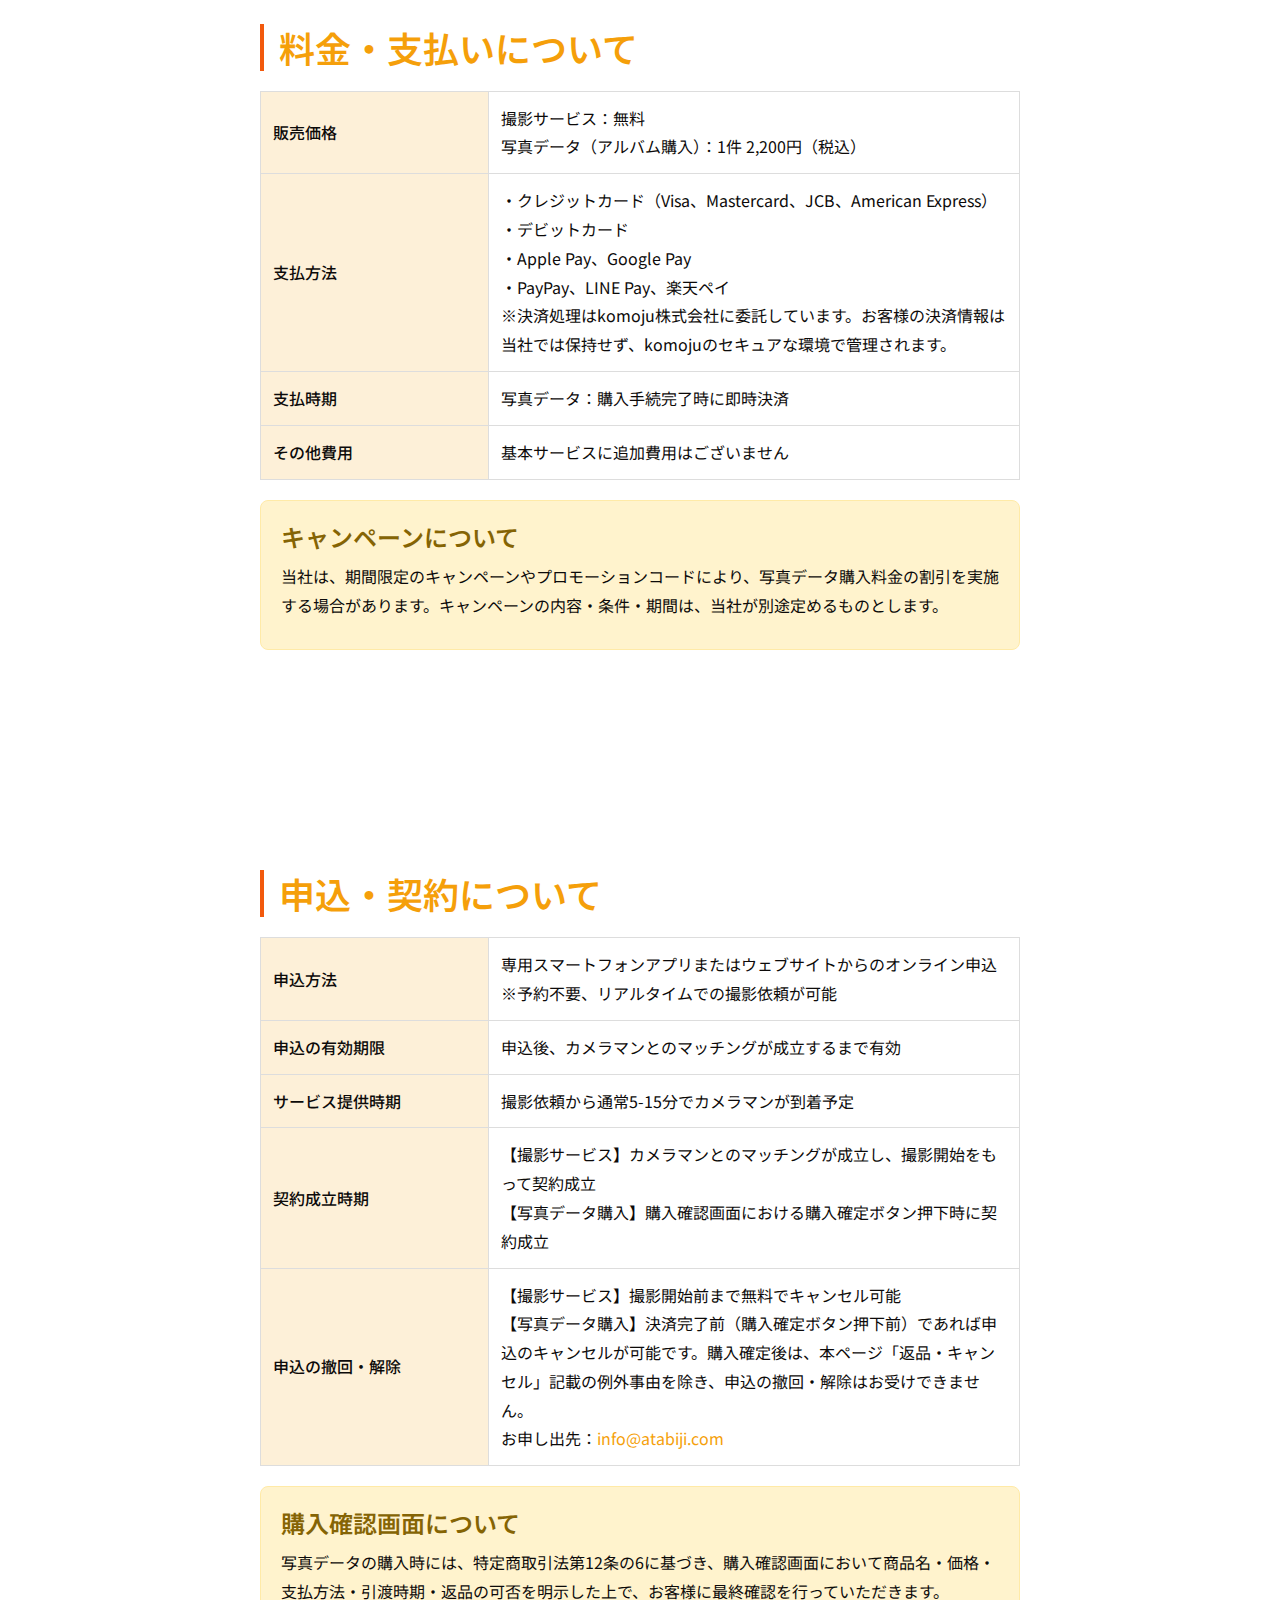
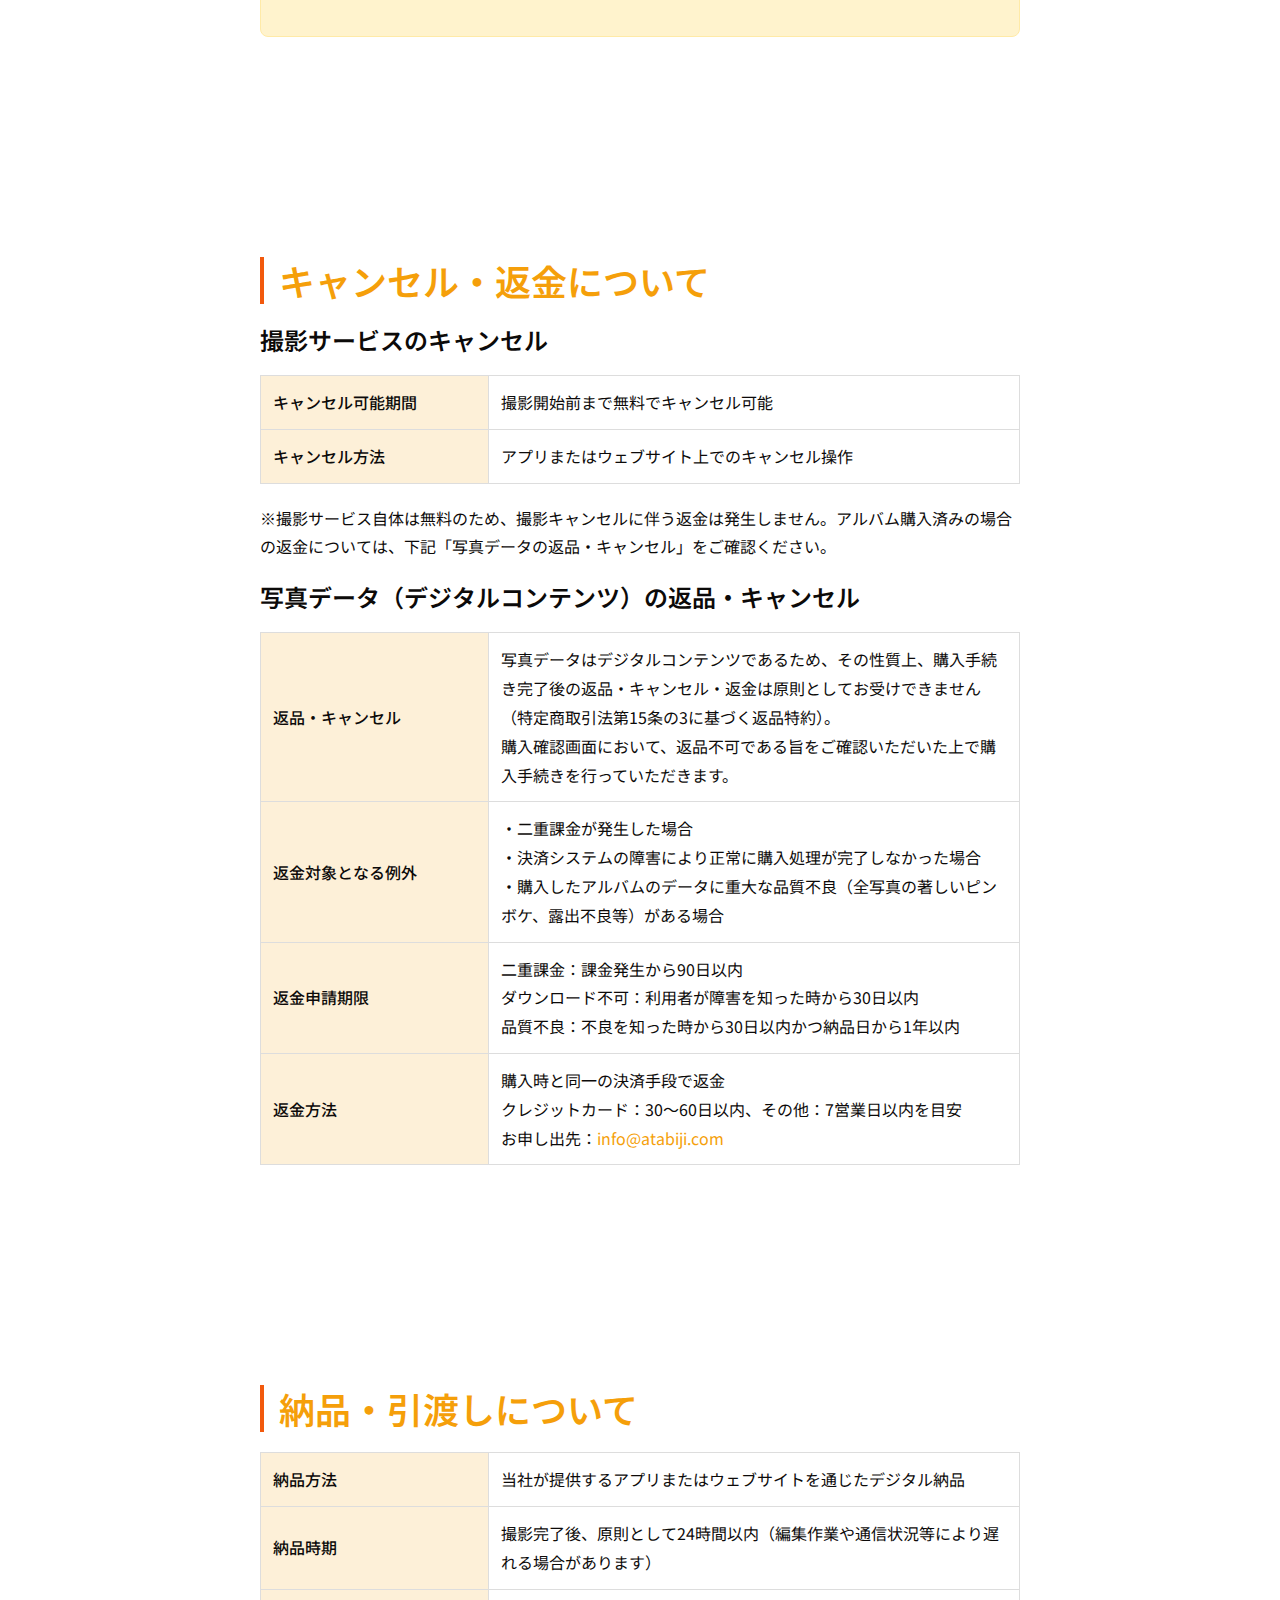
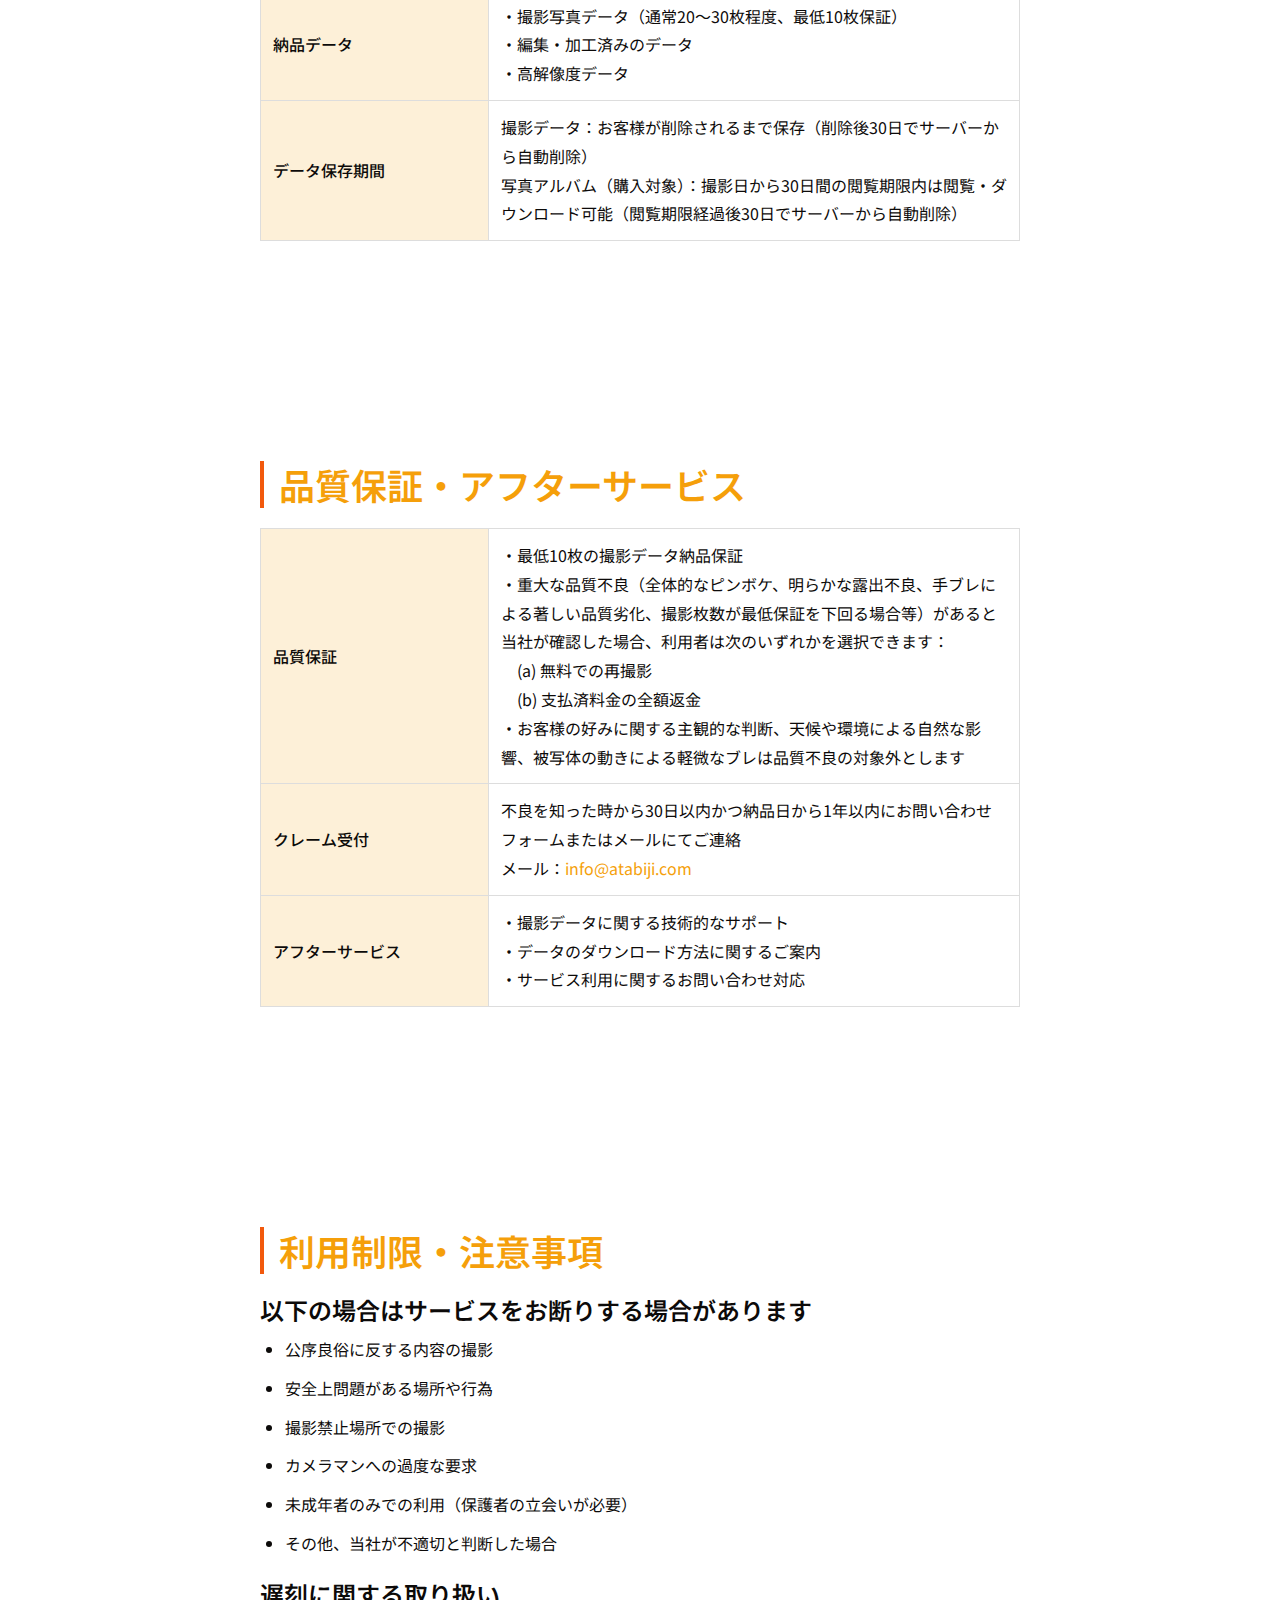
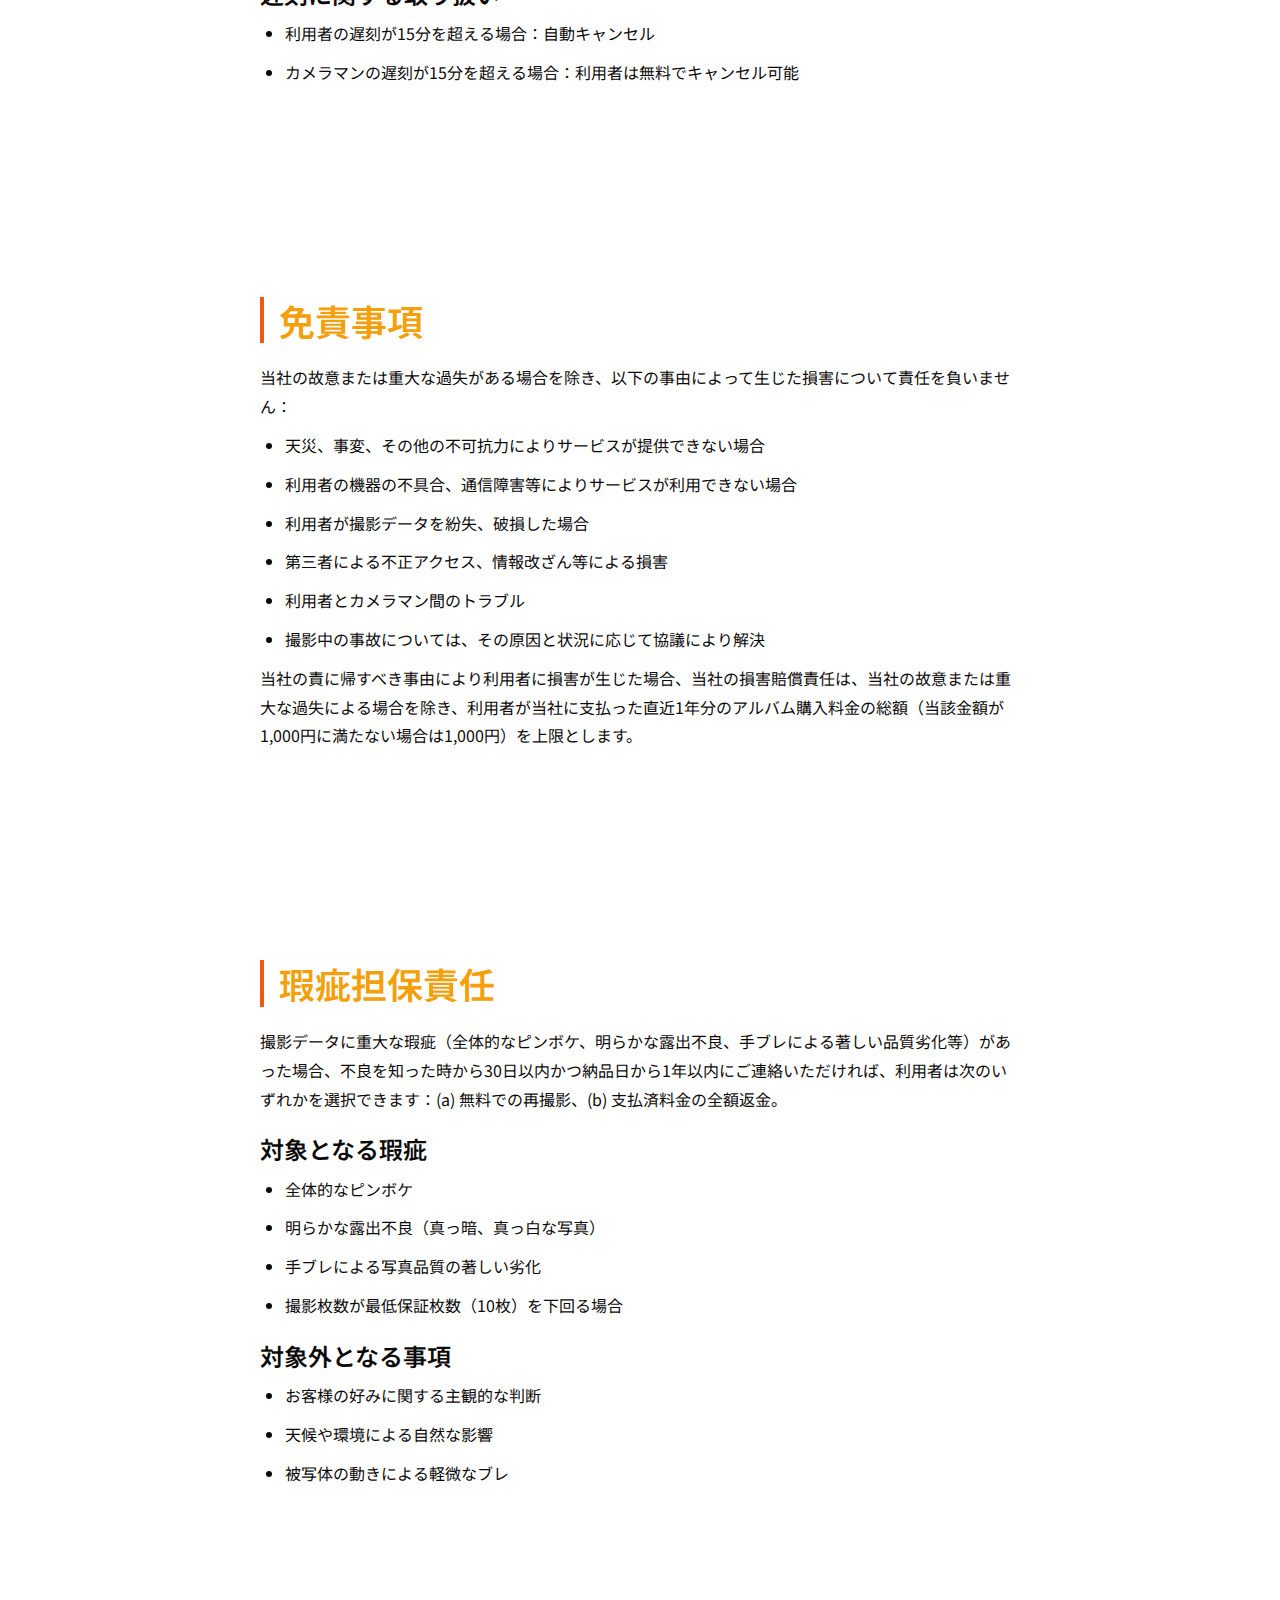
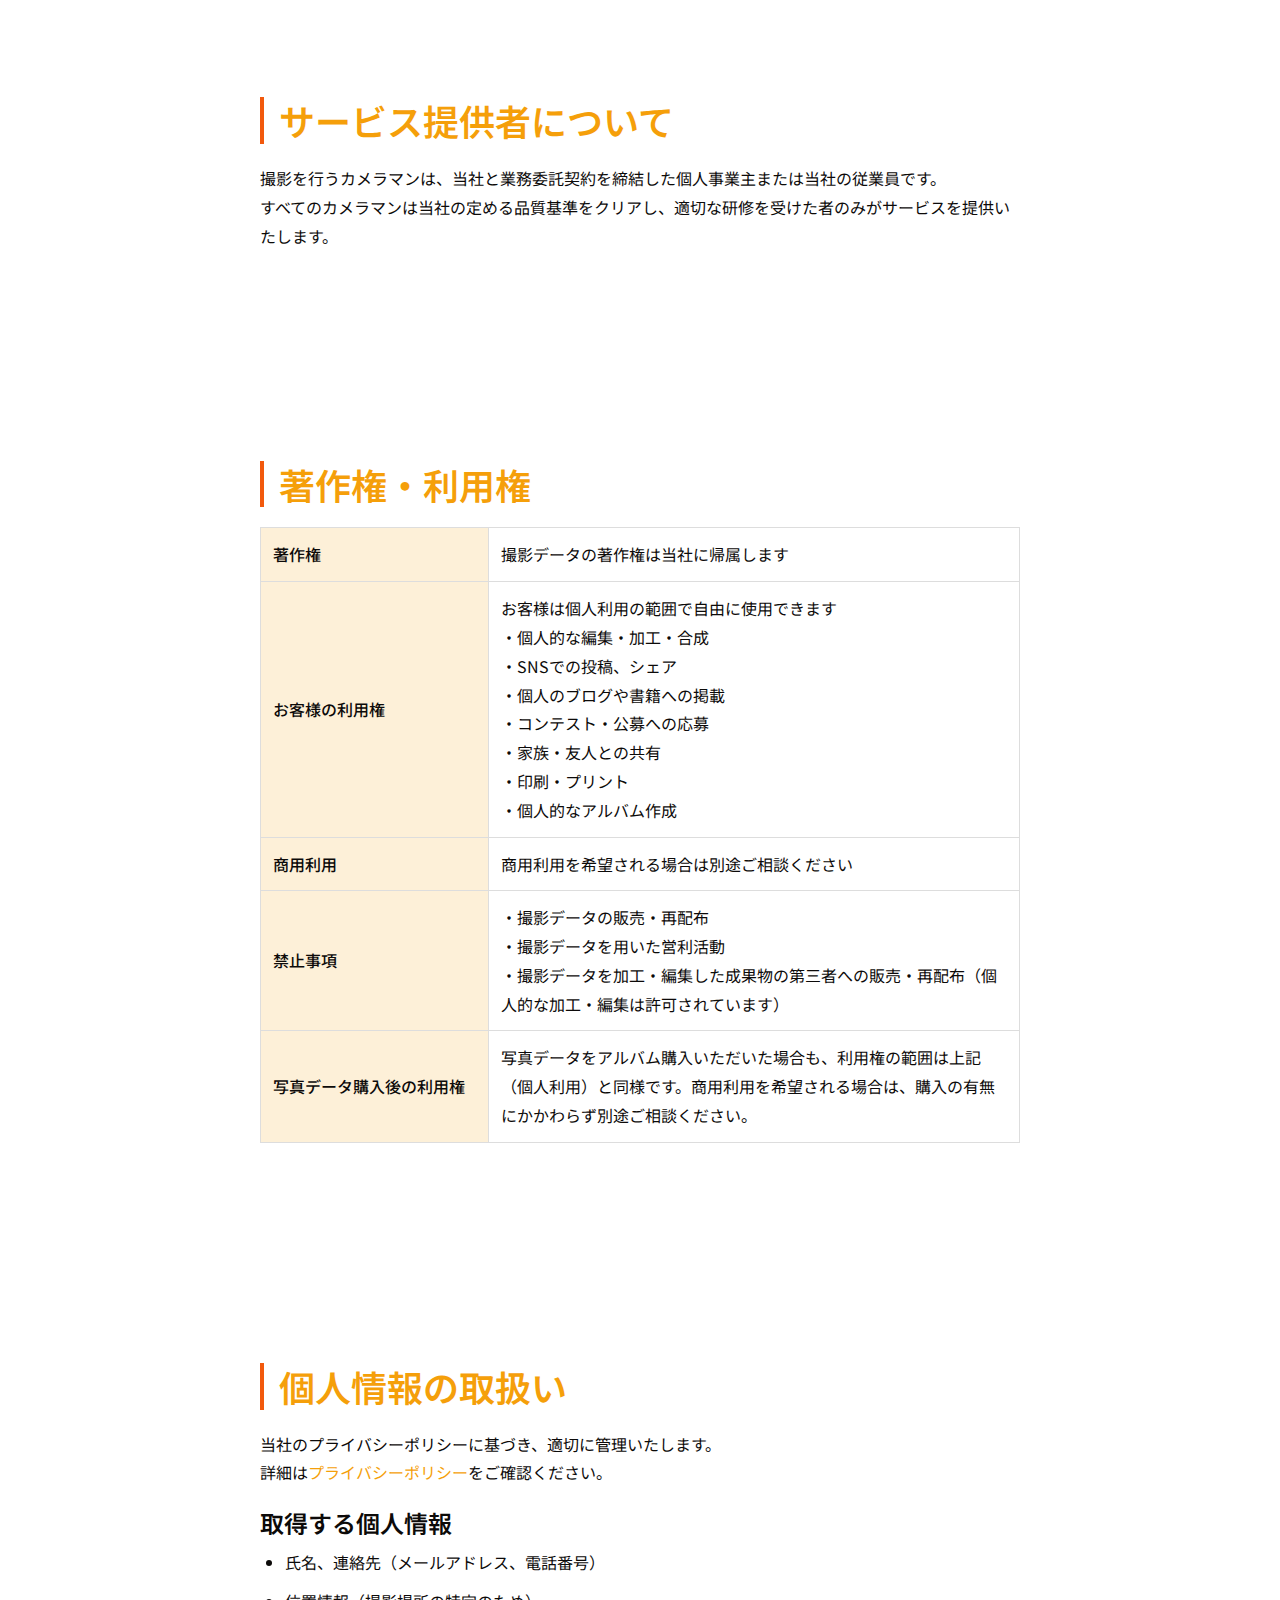
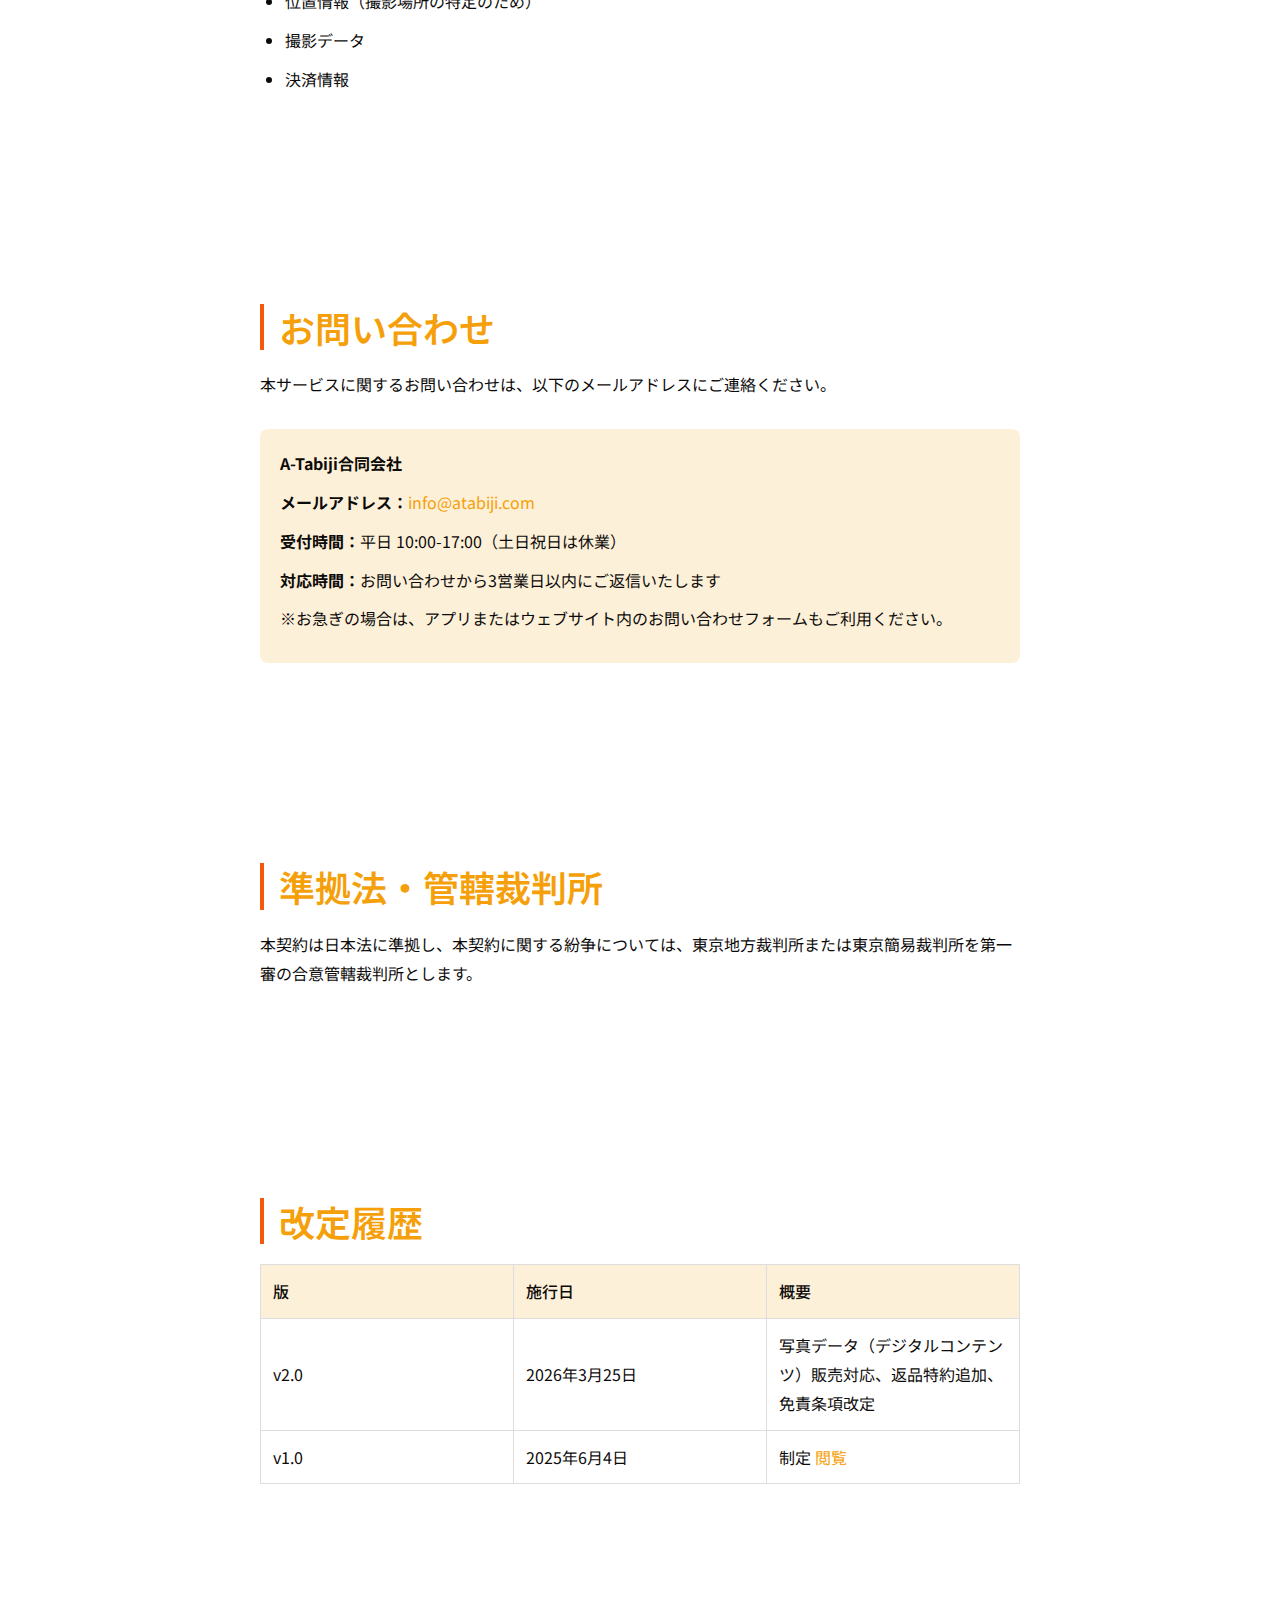
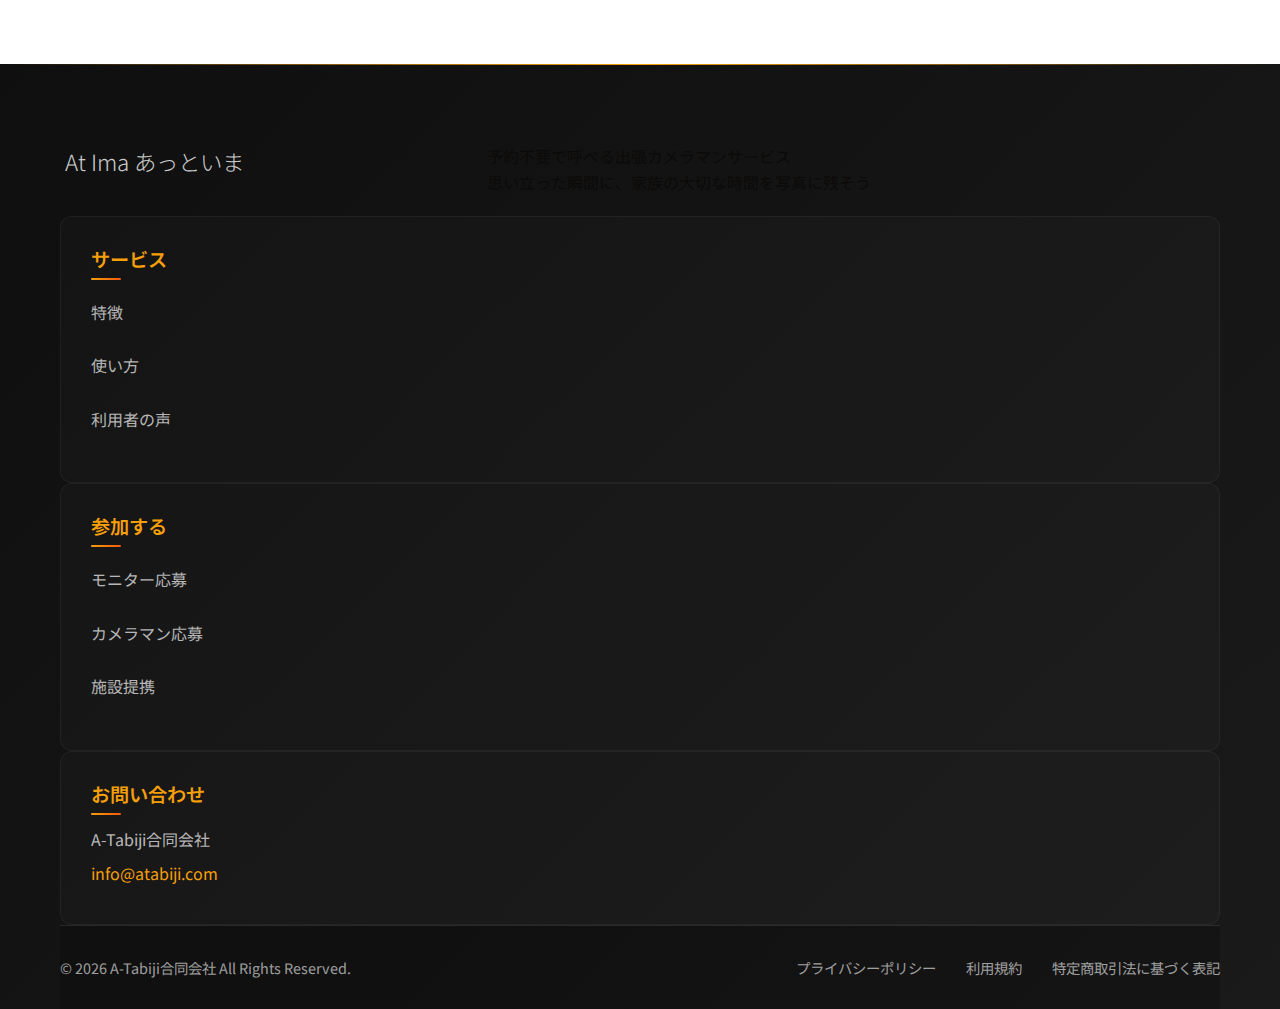
<file: legal-archive/tokusho-v2.0.html>
<!DOCTYPE html>
<html lang="ja">
  <head>
    <meta charset="UTF-8" />
    <meta name="viewport" content="width=device-width, initial-scale=1.0" />
    <title>特定商取引法に基づく表記（v2.0） | At Ima（あっといま）</title>
    <link rel="stylesheet" href="../css/style-amber.css" />
    <link
      rel="stylesheet"
      href="https://cdnjs.cloudflare.com/ajax/libs/font-awesome/6.0.0/css/all.min.css"
    />
    <link rel="preconnect" href="https://fonts.googleapis.com" />
    <link rel="preconnect" href="https://fonts.gstatic.com" crossorigin />
    <link
      href="https://fonts.googleapis.com/css2?family=Noto+Sans+JP:wght@300;400;500;700&display=swap"
      rel="stylesheet"
    />
    <style>
      .policy-container {
        max-width: 800px;
        margin: 0 auto;
        padding: 40px 20px;
        line-height: 1.8;
      }
      .policy-title {
        text-align: center;
        margin-bottom: 40px;
        color: var(--color-primary);
        border-bottom: 3px solid var(--color-accent);
        padding-bottom: 20px;
      }
      .policy-section {
        margin-bottom: 40px;
      }
      .policy-section h2 {
        color: var(--color-primary);
        border-left: 4px solid var(--color-accent);
        padding-left: 15px;
        margin-bottom: 20px;
      }
      .policy-section h3 {
        color: var(--color-text);
        margin: 20px 0 10px 0;
      }
      .policy-section p,
      .policy-section li {
        margin-bottom: 10px;
      }
      .policy-section ul {
        padding-left: 25px;
      }
      .contact-info {
        background-color: var(--color-amber-100);
        padding: 20px;
        border-radius: 8px;
        margin-top: 30px;
      }
      .back-link {
        display: inline-block;
        margin-bottom: 30px;
        color: var(--color-primary);
        text-decoration: none;
        font-weight: 500;
      }
      .back-link:hover {
        text-decoration: underline;
      }
      .update-date {
        text-align: right;
        color: var(--color-text-muted);
        font-size: 14px;
        margin-bottom: 30px;
      }
      .tokusho-header {
        text-align: center;
        margin-bottom: 40px;
      }
      .tokusho-header h1 {
        margin: 0;
        font-size: 28px;
        color: var(--color-primary);
      }
      .tokusho-header .last-updated {
        margin-top: 10px;
        font-size: 14px;
        color: var(--color-text-muted);
      }
      .tokusho-section {
        margin-bottom: 40px;
      }
      .tokusho-section h2 {
        color: var(--color-primary);
        border-left: 4px solid var(--color-accent);
        padding-left: 15px;
        margin-bottom: 20px;
      }
      .tokusho-section h3 {
        color: var(--color-text);
        margin: 20px 0 10px 0;
      }
      .tokusho-section p,
      .tokusho-section li {
        margin-bottom: 10px;
      }
      .tokusho-section ul {
        padding-left: 25px;
      }
      .info-table {
        width: 100%;
        border-collapse: collapse;
        margin: 20px 0;
      }
      .info-table th,
      .info-table td {
        border: 1px solid #ddd;
        padding: 12px;
        text-align: left;
      }
      .info-table th {
        background-color: var(--color-amber-100);
        font-weight: 500;
        width: 30%;
      }
      .important-notice {
        background-color: #fff3cd;
        border: 1px solid #ffeaa7;
        border-radius: 8px;
        padding: 20px;
        margin: 20px 0;
      }
      .important-notice h3 {
        margin-top: 0;
        color: #856404;
      }
    </style>
  </head>
  <body>
    <header>
      <div class="container header-container">
        <div class="logo">
          <a href="../index.html">
            <span class="logo-text">At Ima</span>
            <span class="logo-sub">あっといま</span>
          </a>
        </div>
        <nav class="nav-menu">
          <ul>
            <li><a href="../index.html#features">サービス</a></li>
            <li><a href="../index.html#how">使い方</a></li>
            <li><a href="../index.html#voices">利用者の声</a></li>
            <li><a href="../index.html#stakeholders">参加する</a></li>
            <li><a href="../index.html#faq">FAQ</a></li>
          </ul>
        </nav>
        <button class="mobile-menu-btn" aria-label="メニュー" aria-expanded="false">
          <span></span>
          <span></span>
          <span></span>
        </button>
      </div>
    </header>

    <main>
      <div class="policy-container">
        <a href="../index.html" class="back-link">
          <i class="fas fa-arrow-left"></i> トップページに戻る
        </a>

        <div class="important-notice">
          <h3>過去の版です</h3>
          <p>この特定商取引法に基づく表記は v2.0（2026年3月25日施行）です。最新版は<a href="../tokusho.html">こちら</a>をご確認ください。</p>
        </div>

        <div class="update-date">最終更新日：2026年3月25日</div>

        <div class="tokusho-header">
          <h1>特定商取引法に基づく表記（v2.0）</h1>
          <p class="last-updated">2026年03月25日 改訂・施行</p>
        </div>

        <!-- ============ 事業者情報 ============ -->
        <section class="tokusho-section" id="business-info">
          <h2>事業者情報</h2>
          <table class="info-table">
            <tr>
              <th>販売事業者名</th>
              <td>A-Tabiji合同会社</td>
            </tr>
            <tr>
              <th>代表者</th>
              <td>佐々木 賢蔵</td>
            </tr>
            <tr>
              <th>所在地</th>
              <td>
                〒104-0061<br>東京都中央区銀座１丁目１２番４号Ｎ＆ＥＢＬＤ．７階
              </td>
            </tr>
            <tr>
              <th>電話番号</th>
              <td>
                050-6882-8924<br>
                ※迅速な対応のため、お問い合わせはメール（<a href="mailto:info@atabiji.com">info@atabiji.com</a>）もご利用いただけます<br>
                受付時間: 平日10:00-17:00
              </td>
            </tr>
            <tr>
              <th>メールアドレス</th>
              <td><a href="mailto:info@atabiji.com">info@atabiji.com</a></td>
            </tr>
            <tr>
              <th>ウェブサイトURL</th>
              <td><a href="https://at-ima.com/">https://at-ima.com/</a></td>
            </tr>
          </table>
        </section>

        <!-- ============ 販売商品・サービス ============ -->
        <section class="tokusho-section" id="service-info">
          <h2>販売商品・サービス</h2>

          <h3>出張カメラマンサービス・写真データ販売</h3>
          <table class="info-table">
            <tr>
              <th>商品・サービス名</th>
              <td>At Ima（あっといま）出張カメラマンサービス</td>
            </tr>
            <tr>
              <th>サービス内容</th>
              <td>
                スマートフォンアプリまたはウェブサイトから依頼可能な出張カメラマンサービス<br>
                ・約10分間の撮影サービス（撮影自体は無料）<br>
                ・撮影データの編集・加工<br>
                ・撮影データのオンライン納品（20〜30枚程度）<br>
                ・撮影完了後、原則として24時間以内の納品<br>
                ・写真データのダウンロードにはアルバム購入が必要
              </td>
            </tr>
            <tr>
              <th>撮影サービス料金</th>
              <td>無料</td>
            </tr>
          </table>

          <h3>写真データ（デジタルコンテンツ）の販売</h3>
          <table class="info-table">
            <tr>
              <th>商品名</th>
              <td>写真データ（デジタルコンテンツ）</td>
            </tr>
            <tr>
              <th>商品内容</th>
              <td>
                撮影されたアルバム単位での写真データのダウンロード販売<br>
                ・アプリまたはウェブサイト上で写真を無料で閲覧可能<br>
                ・ダウンロードにはアルバム単位での購入が必要<br>
                ・アルバムには撮影日から30日間の閲覧期限あり
              </td>
            </tr>
            <tr>
              <th>販売価格</th>
              <td>
                アルバム1件 2,200円（税込）<br>
                ※キャンペーン価格が適用される場合は、購入画面に別途表示します
              </td>
            </tr>
            <tr>
              <th>支払方法</th>
              <td>
                クレジットカード（Visa、Mastercard、JCB、American Express）、デビットカード、Apple Pay、Google Pay、PayPay、LINE Pay、楽天ペイ<br>
                ※決済処理はkomoju株式会社に委託しています
              </td>
            </tr>
            <tr>
              <th>支払時期</th>
              <td>購入手続完了時に即時決済</td>
            </tr>
            <tr>
              <th>商品の引渡時期</th>
              <td>決済完了後、即時ダウンロード可能</td>
            </tr>
          </table>
        </section>

        <!-- ============ 動作環境・推奨環境 ============ -->
        <section class="tokusho-section" id="system-requirements">
          <h2>動作環境・推奨環境</h2>
          <table class="info-table">
            <tr>
              <th>対応OS</th>
              <td>iOS 14.0以上、Android 8.0以上</td>
            </tr>
            <tr>
              <th>推奨ブラウザ</th>
              <td>Chrome、Safari、Edge最新版</td>
            </tr>
            <tr>
              <th>接続環境</th>
              <td>インターネット接続環境必須</td>
            </tr>
            <tr>
              <th>その他要件</th>
              <td>
                ・GPS機能が利用可能なデバイス<br>
                ・カメラ機能が利用可能なデバイス<br>
                ・安定したモバイル通信またはWi-Fi環境
              </td>
            </tr>
            <tr>
              <th>写真データ閲覧・ダウンロード</th>
              <td>
                iOS 14.0以上（Safari）/ Android 8.0以上（Chrome）<br>
                PCブラウザ（Chrome、Safari、Edge 最新版）<br>
                安定したインターネット接続環境必須
              </td>
            </tr>
          </table>
        </section>

        <!-- ============ 料金・支払い ============ -->
        <section class="tokusho-section" id="payment-info">
          <h2>料金・支払いについて</h2>
          <table class="info-table">
            <tr>
              <th>販売価格</th>
              <td>
                撮影サービス：無料<br>
                写真データ（アルバム購入）：1件 2,200円（税込）
              </td>
            </tr>
            <tr>
              <th>支払方法</th>
              <td>
                ・クレジットカード（Visa、Mastercard、JCB、American Express）<br>
                ・デビットカード<br>
                ・Apple Pay、Google Pay<br>
                ・PayPay、LINE Pay、楽天ペイ<br>
                ※決済処理はkomoju株式会社に委託しています。お客様の決済情報は当社では保持せず、komojuのセキュアな環境で管理されます。
              </td>
            </tr>
            <tr>
              <th>支払時期</th>
              <td>
                写真データ：購入手続完了時に即時決済
              </td>
            </tr>
            <tr>
              <th>その他費用</th>
              <td>基本サービスに追加費用はございません</td>
            </tr>
          </table>

          <div class="important-notice">
            <h3>キャンペーンについて</h3>
            <p>
              当社は、期間限定のキャンペーンやプロモーションコードにより、写真データ購入料金の割引を実施する場合があります。キャンペーンの内容・条件・期間は、当社が別途定めるものとします。
            </p>
          </div>
        </section>

        <!-- ============ 申込・契約 ============ -->
        <section class="tokusho-section" id="contract-info">
          <h2>申込・契約について</h2>
          <table class="info-table">
            <tr>
              <th>申込方法</th>
              <td>
                専用スマートフォンアプリまたはウェブサイトからのオンライン申込<br>
                ※予約不要、リアルタイムでの撮影依頼が可能
              </td>
            </tr>
            <tr>
              <th>申込の有効期限</th>
              <td>申込後、カメラマンとのマッチングが成立するまで有効</td>
            </tr>
            <tr>
              <th>サービス提供時期</th>
              <td>撮影依頼から通常5-15分でカメラマンが到着予定</td>
            </tr>
            <tr>
              <th>契約成立時期</th>
              <td>
                【撮影サービス】カメラマンとのマッチングが成立し、撮影開始をもって契約成立<br>
                【写真データ購入】購入確認画面における購入確定ボタン押下時に契約成立
              </td>
            </tr>
            <tr>
              <th>申込の撤回・解除</th>
              <td>
                【撮影サービス】撮影開始前まで無料でキャンセル可能<br>
                【写真データ購入】決済完了前（購入確定ボタン押下前）であれば申込のキャンセルが可能です。購入確定後は、本ページ「返品・キャンセル」記載の例外事由を除き、申込の撤回・解除はお受けできません。<br>
                お申し出先：<a href="mailto:info@atabiji.com">info@atabiji.com</a>
              </td>
            </tr>
          </table>

          <div class="important-notice">
            <h3>購入確認画面について</h3>
            <p>
              写真データの購入時には、特定商取引法第12条の6に基づき、購入確認画面において商品名・価格・支払方法・引渡時期・返品の可否を明示した上で、お客様に最終確認を行っていただきます。
            </p>
          </div>
        </section>

        <!-- ============ キャンセル・返金 ============ -->
        <section class="tokusho-section" id="cancellation-info">
          <h2>キャンセル・返金について</h2>

          <h3>撮影サービスのキャンセル</h3>
          <table class="info-table">
            <tr>
              <th>キャンセル可能期間</th>
              <td>撮影開始前まで無料でキャンセル可能</td>
            </tr>
            <tr>
              <th>キャンセル方法</th>
              <td>アプリまたはウェブサイト上でのキャンセル操作</td>
            </tr>
          </table>
          <p>※撮影サービス自体は無料のため、撮影キャンセルに伴う返金は発生しません。アルバム購入済みの場合の返金については、下記「写真データの返品・キャンセル」をご確認ください。</p>

          <h3>写真データ（デジタルコンテンツ）の返品・キャンセル</h3>
          <table class="info-table">
            <tr>
              <th>返品・キャンセル</th>
              <td>
                写真データはデジタルコンテンツであるため、その性質上、購入手続き完了後の返品・キャンセル・返金は原則としてお受けできません（特定商取引法第15条の3に基づく返品特約）。<br>
                購入確認画面において、返品不可である旨をご確認いただいた上で購入手続きを行っていただきます。
              </td>
            </tr>
            <tr>
              <th>返金対象となる例外</th>
              <td>
                ・二重課金が発生した場合<br>
                ・決済システムの障害により正常に購入処理が完了しなかった場合<br>
                ・購入したアルバムのデータに重大な品質不良（全写真の著しいピンボケ、露出不良等）がある場合
              </td>
            </tr>
            <tr>
              <th>返金申請期限</th>
              <td>
                二重課金：課金発生から90日以内<br>
                ダウンロード不可：利用者が障害を知った時から30日以内<br>
                品質不良：不良を知った時から30日以内かつ納品日から1年以内
              </td>
            </tr>
            <tr>
              <th>返金方法</th>
              <td>
                購入時と同一の決済手段で返金<br>
                クレジットカード：30〜60日以内、その他：7営業日以内を目安<br>
                お申し出先：<a href="mailto:info@atabiji.com">info@atabiji.com</a>
              </td>
            </tr>
          </table>
        </section>

        <!-- ============ 納品・引渡し ============ -->
        <section class="tokusho-section" id="delivery-info">
          <h2>納品・引渡しについて</h2>
          <table class="info-table">
            <tr>
              <th>納品方法</th>
              <td>
                当社が提供するアプリまたはウェブサイトを通じたデジタル納品
              </td>
            </tr>
            <tr>
              <th>納品時期</th>
              <td>撮影完了後、原則として24時間以内（編集作業や通信状況等により遅れる場合があります）</td>
            </tr>
            <tr>
              <th>納品データ</th>
              <td>
                ・撮影写真データ（通常20〜30枚程度、最低10枚保証）<br>
                ・編集・加工済みのデータ<br>
                ・高解像度データ
              </td>
            </tr>
            <tr>
              <th>データ保存期間</th>
              <td>
                撮影データ：お客様が削除されるまで保存（削除後30日でサーバーから自動削除）<br>
                写真アルバム（購入対象）：撮影日から30日間の閲覧期限内は閲覧・ダウンロード可能（閲覧期限経過後30日でサーバーから自動削除）
              </td>
            </tr>
          </table>
        </section>

        <!-- ============ 品質保証・アフターサービス ============ -->
        <section class="tokusho-section" id="quality-info">
          <h2>品質保証・アフターサービス</h2>
          <table class="info-table">
            <tr>
              <th>品質保証</th>
              <td>
                ・最低10枚の撮影データ納品保証<br>
                ・重大な品質不良（全体的なピンボケ、明らかな露出不良、手ブレによる著しい品質劣化、撮影枚数が最低保証を下回る場合等）があると当社が確認した場合、利用者は次のいずれかを選択できます：<br>
                　(a) 無料での再撮影<br>
                　(b) 支払済料金の全額返金<br>
                ・お客様の好みに関する主観的な判断、天候や環境による自然な影響、被写体の動きによる軽微なブレは品質不良の対象外とします
              </td>
            </tr>
            <tr>
              <th>クレーム受付</th>
              <td>
                不良を知った時から30日以内かつ納品日から1年以内にお問い合わせフォームまたはメールにてご連絡<br>
                メール：<a href="mailto:info@atabiji.com">info@atabiji.com</a>
              </td>
            </tr>
            <tr>
              <th>アフターサービス</th>
              <td>
                ・撮影データに関する技術的なサポート<br>
                ・データのダウンロード方法に関するご案内<br>
                ・サービス利用に関するお問い合わせ対応
              </td>
            </tr>
          </table>
        </section>

        <!-- ============ 利用制限・注意事項 ============ -->
        <section class="tokusho-section" id="restrictions-info">
          <h2>利用制限・注意事項</h2>
          <h3>以下の場合はサービスをお断りする場合があります</h3>
          <ul>
            <li>公序良俗に反する内容の撮影</li>
            <li>安全上問題がある場所や行為</li>
            <li>撮影禁止場所での撮影</li>
            <li>カメラマンへの過度な要求</li>
            <li>未成年者のみでの利用（保護者の立会いが必要）</li>
            <li>その他、当社が不適切と判断した場合</li>
          </ul>

          <h3>遅刻に関する取り扱い</h3>
          <ul>
            <li>
              利用者の遅刻が15分を超える場合：自動キャンセル
            </li>
            <li>
              カメラマンの遅刻が15分を超える場合：利用者は無料でキャンセル可能
            </li>
          </ul>
        </section>

        <!-- ============ 免責事項 ============ -->
        <section class="tokusho-section" id="disclaimer-info">
          <h2>免責事項</h2>
          <p>当社の故意または重大な過失がある場合を除き、以下の事由によって生じた損害について責任を負いません：</p>
          <ul>
            <li>
              天災、事変、その他の不可抗力によりサービスが提供できない場合
            </li>
            <li>
              利用者の機器の不具合、通信障害等によりサービスが利用できない場合
            </li>
            <li>利用者が撮影データを紛失、破損した場合</li>
            <li>第三者による不正アクセス、情報改ざん等による損害</li>
            <li>利用者とカメラマン間のトラブル</li>
            <li>
              撮影中の事故については、その原因と状況に応じて協議により解決
            </li>
          </ul>
          <p>
            当社の責に帰すべき事由により利用者に損害が生じた場合、当社の損害賠償責任は、当社の故意または重大な過失による場合を除き、利用者が当社に支払った直近1年分のアルバム購入料金の総額（当該金額が1,000円に満たない場合は1,000円）を上限とします。
          </p>
        </section>

        <!-- ============ 瑕疵担保責任 ============ -->
        <section class="tokusho-section" id="warranty">
          <h2>瑕疵担保責任</h2>
          <p>
            撮影データに重大な瑕疵（全体的なピンボケ、明らかな露出不良、手ブレによる著しい品質劣化等）があった場合、不良を知った時から30日以内かつ納品日から1年以内にご連絡いただければ、利用者は次のいずれかを選択できます：(a) 無料での再撮影、(b) 支払済料金の全額返金。
          </p>
          <h3>対象となる瑕疵</h3>
          <ul>
            <li>全体的なピンボケ</li>
            <li>明らかな露出不良（真っ暗、真っ白な写真）</li>
            <li>手ブレによる写真品質の著しい劣化</li>
            <li>撮影枚数が最低保証枚数（10枚）を下回る場合</li>
          </ul>
          <h3>対象外となる事項</h3>
          <ul>
            <li>お客様の好みに関する主観的な判断</li>
            <li>天候や環境による自然な影響</li>
            <li>被写体の動きによる軽微なブレ</li>
          </ul>
        </section>

        <!-- ============ サービス提供者について ============ -->
        <section class="tokusho-section" id="service-provider">
          <h2>サービス提供者について</h2>
          <p>
            撮影を行うカメラマンは、当社と業務委託契約を締結した個人事業主または当社の従業員です。<br>
            すべてのカメラマンは当社の定める品質基準をクリアし、適切な研修を受けた者のみがサービスを提供いたします。
          </p>
        </section>

        <!-- ============ 著作権・利用権 ============ -->
        <section class="tokusho-section" id="copyright">
          <h2>著作権・利用権</h2>
          <table class="info-table">
            <tr>
              <th>著作権</th>
              <td>撮影データの著作権は当社に帰属します</td>
            </tr>
            <tr>
              <th>お客様の利用権</th>
              <td>
                お客様は個人利用の範囲で自由に使用できます<br>
                ・個人的な編集・加工・合成<br>
                ・SNSでの投稿、シェア<br>
                ・個人のブログや書籍への掲載<br>
                ・コンテスト・公募への応募<br>
                ・家族・友人との共有<br>
                ・印刷・プリント<br>
                ・個人的なアルバム作成
              </td>
            </tr>
            <tr>
              <th>商用利用</th>
              <td>商用利用を希望される場合は別途ご相談ください</td>
            </tr>
            <tr>
              <th>禁止事項</th>
              <td>
                ・撮影データの販売・再配布<br>
                ・撮影データを用いた営利活動<br>
                ・撮影データを加工・編集した成果物の第三者への販売・再配布（個人的な加工・編集は許可されています）
              </td>
            </tr>
            <tr>
              <th>写真データ購入後の利用権</th>
              <td>
                写真データをアルバム購入いただいた場合も、利用権の範囲は上記（個人利用）と同様です。商用利用を希望される場合は、購入の有無にかかわらず別途ご相談ください。
              </td>
            </tr>
          </table>
        </section>

        <!-- ============ 個人情報の取扱い ============ -->
        <section class="tokusho-section" id="privacy">
          <h2>個人情報の取扱い</h2>
          <p>
            当社のプライバシーポリシーに基づき、適切に管理いたします。<br>
            詳細は<a href="../privacy-policy.html">プライバシーポリシー</a>をご確認ください。
          </p>
          <h3>取得する個人情報</h3>
          <ul>
            <li>氏名、連絡先（メールアドレス、電話番号）</li>
            <li>位置情報（撮影場所の特定のため）</li>
            <li>撮影データ</li>
            <li>決済情報</li>
          </ul>
        </section>

        <!-- ============ お問い合わせ ============ -->
        <section class="tokusho-section" id="contact">
          <h2>お問い合わせ</h2>
          <p>
            本サービスに関するお問い合わせは、以下のメールアドレスにご連絡ください。
          </p>

          <div class="contact-info">
            <p><strong>A-Tabiji合同会社</strong></p>
            <p>
              <strong>メールアドレス：</strong><a href="mailto:info@atabiji.com">info@atabiji.com</a>
            </p>
            <p><strong>受付時間：</strong>平日 10:00-17:00（土日祝日は休業）</p>
            <p>
              <strong>対応時間：</strong>お問い合わせから3営業日以内にご返信いたします
            </p>
            <p>
              ※お急ぎの場合は、アプリまたはウェブサイト内のお問い合わせフォームもご利用ください。
            </p>
          </div>
        </section>

        <!-- ============ 準拠法・管轄裁判所 ============ -->
        <section class="tokusho-section" id="jurisdiction">
          <h2>準拠法・管轄裁判所</h2>
          <p>
            本契約は日本法に準拠し、本契約に関する紛争については、東京地方裁判所または東京簡易裁判所を第一審の合意管轄裁判所とします。
          </p>
        </section>

        <!-- ============ 改定履歴 ============ -->
        <section class="tokusho-section" id="revision-history">
          <h2>改定履歴</h2>
          <table class="info-table">
            <tr>
              <th>版</th>
              <th>施行日</th>
              <th>概要</th>
            </tr>
            <tr>
              <td>v2.0</td>
              <td>2026年3月25日</td>
              <td>写真データ（デジタルコンテンツ）販売対応、返品特約追加、免責条項改定</td>
            </tr>
            <tr>
              <td>v1.0</td>
              <td>2025年6月4日</td>
              <td>制定 <a href="tokusho-v1.0.html">閲覧</a></td>
            </tr>
          </table>
        </section>
      </div>
    </main>

    <footer>
      <div class="container">
        <div class="footer-content">
          <div class="footer-main">
            <div class="footer-logo">
              <span class="logo-text">At Ima</span>
              <span class="logo-sub">あっといま</span>
            </div>
            <p class="footer-description">
              予約不要で呼べる出張カメラマンサービス<br />
              思い立った瞬間に、家族の大切な時間を写真に残そう
            </p>
          </div>

          <div class="footer-links">
            <div class="footer-links-group">
              <h4>サービス</h4>
              <ul class="footer-links">
                <li><a href="../index.html#features">特徴</a></li>
                <li><a href="../index.html#how">使い方</a></li>
                <li><a href="../index.html#voices">利用者の声</a></li>
              </ul>
            </div>

            <div class="footer-links-group">
              <h4>参加する</h4>
              <ul class="footer-links">
                <li><a href="../index.html#stakeholders">モニター応募</a></li>
                <li><a href="../index.html#stakeholders">カメラマン応募</a></li>
                <li><a href="../index.html#stakeholders">施設提携</a></li>
              </ul>
            </div>

            <div class="footer-links-group">
              <h4>お問い合わせ</h4>
              <address class="footer-contact">
                A-Tabiji合同会社<br />
                <a href="mailto:info@atabiji.com">info@atabiji.com</a>
              </address>
            </div>
          </div>
        </div>

        <div class="footer-bottom">
          <p class="copyright">
            &copy; <span id="current-year"></span> A-Tabiji合同会社 All Rights
            Reserved.
          </p>
          <div class="footer-bottom-links">
            <a href="../privacy-policy.html">プライバシーポリシー</a>
            <a href="../terms-of-service.html">利用規約</a>
            <a href="../tokusho.html">特定商取引法に基づく表記</a>
          </div>
        </div>
      </div>
    </footer>

    <script>
      document.getElementById("current-year").textContent = new Date()
        .getFullYear()
        .toString();
    </script>
  </body>
</html>
</file>
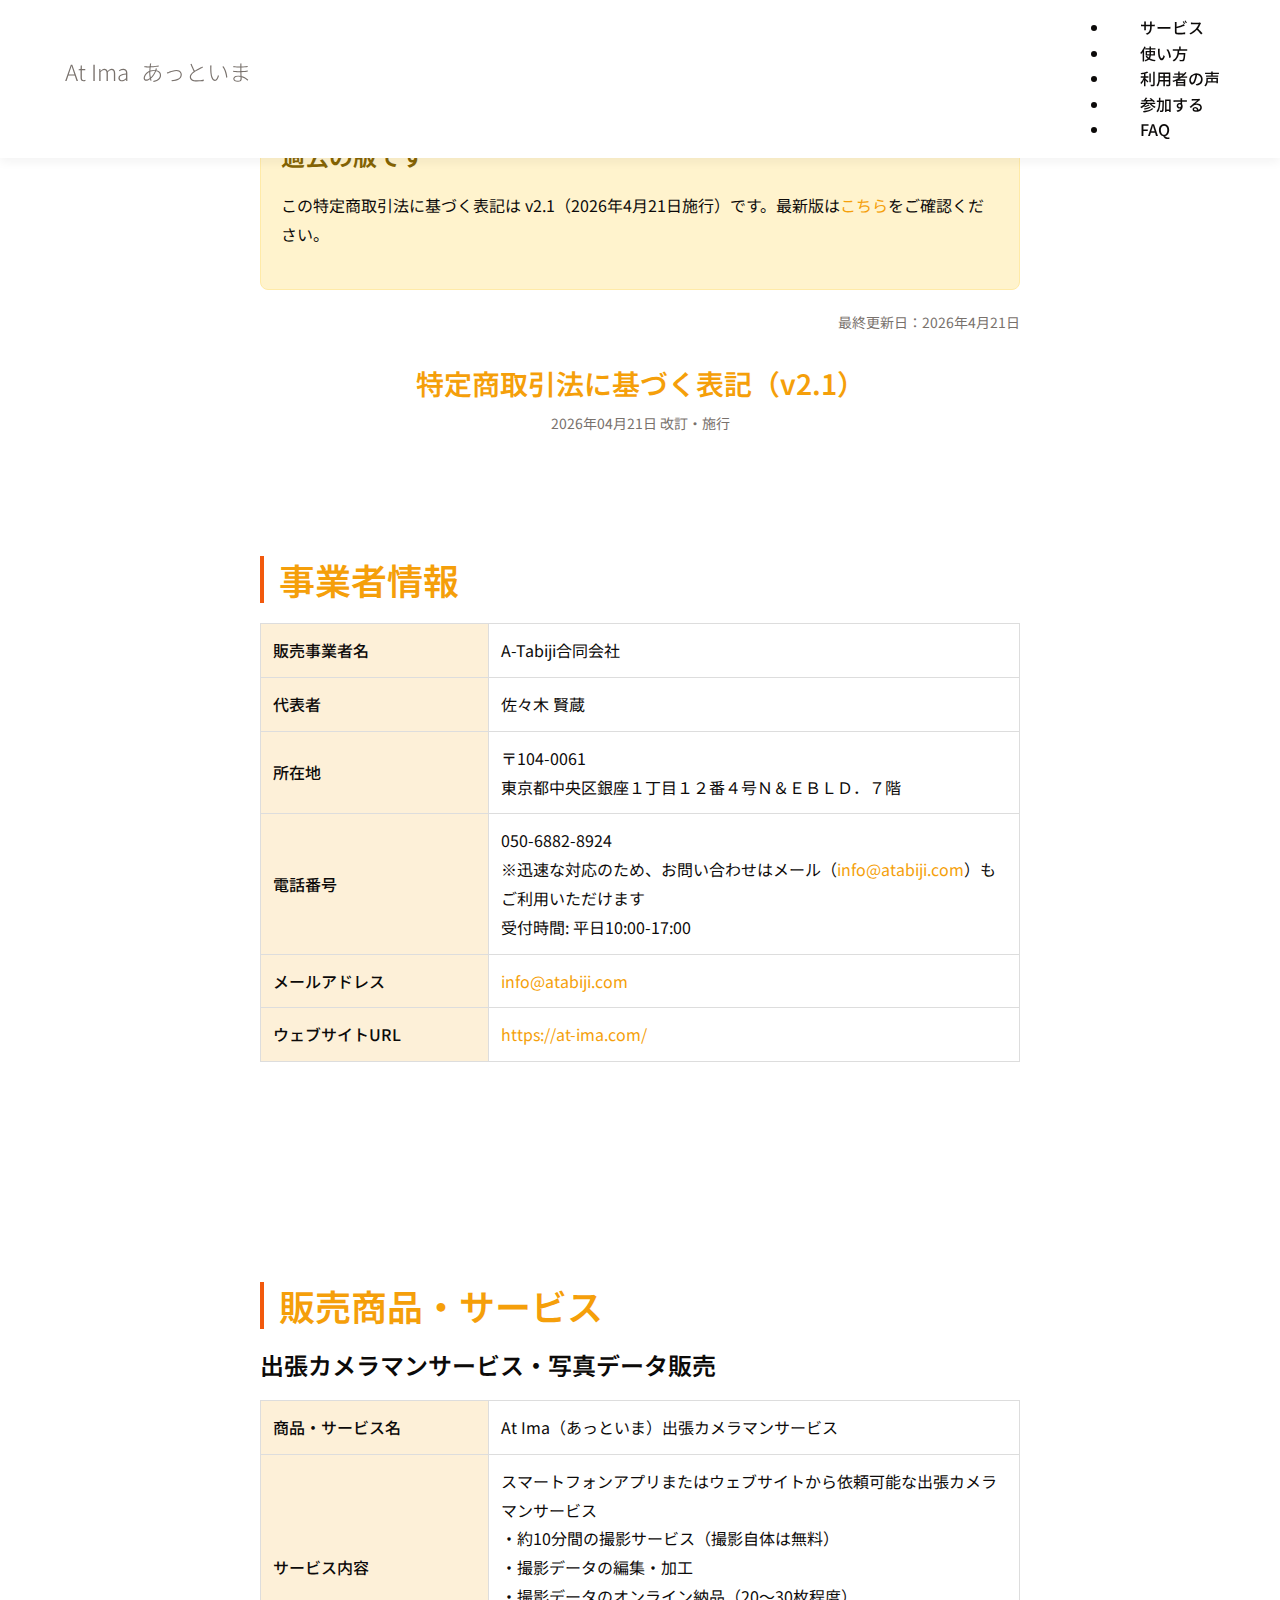
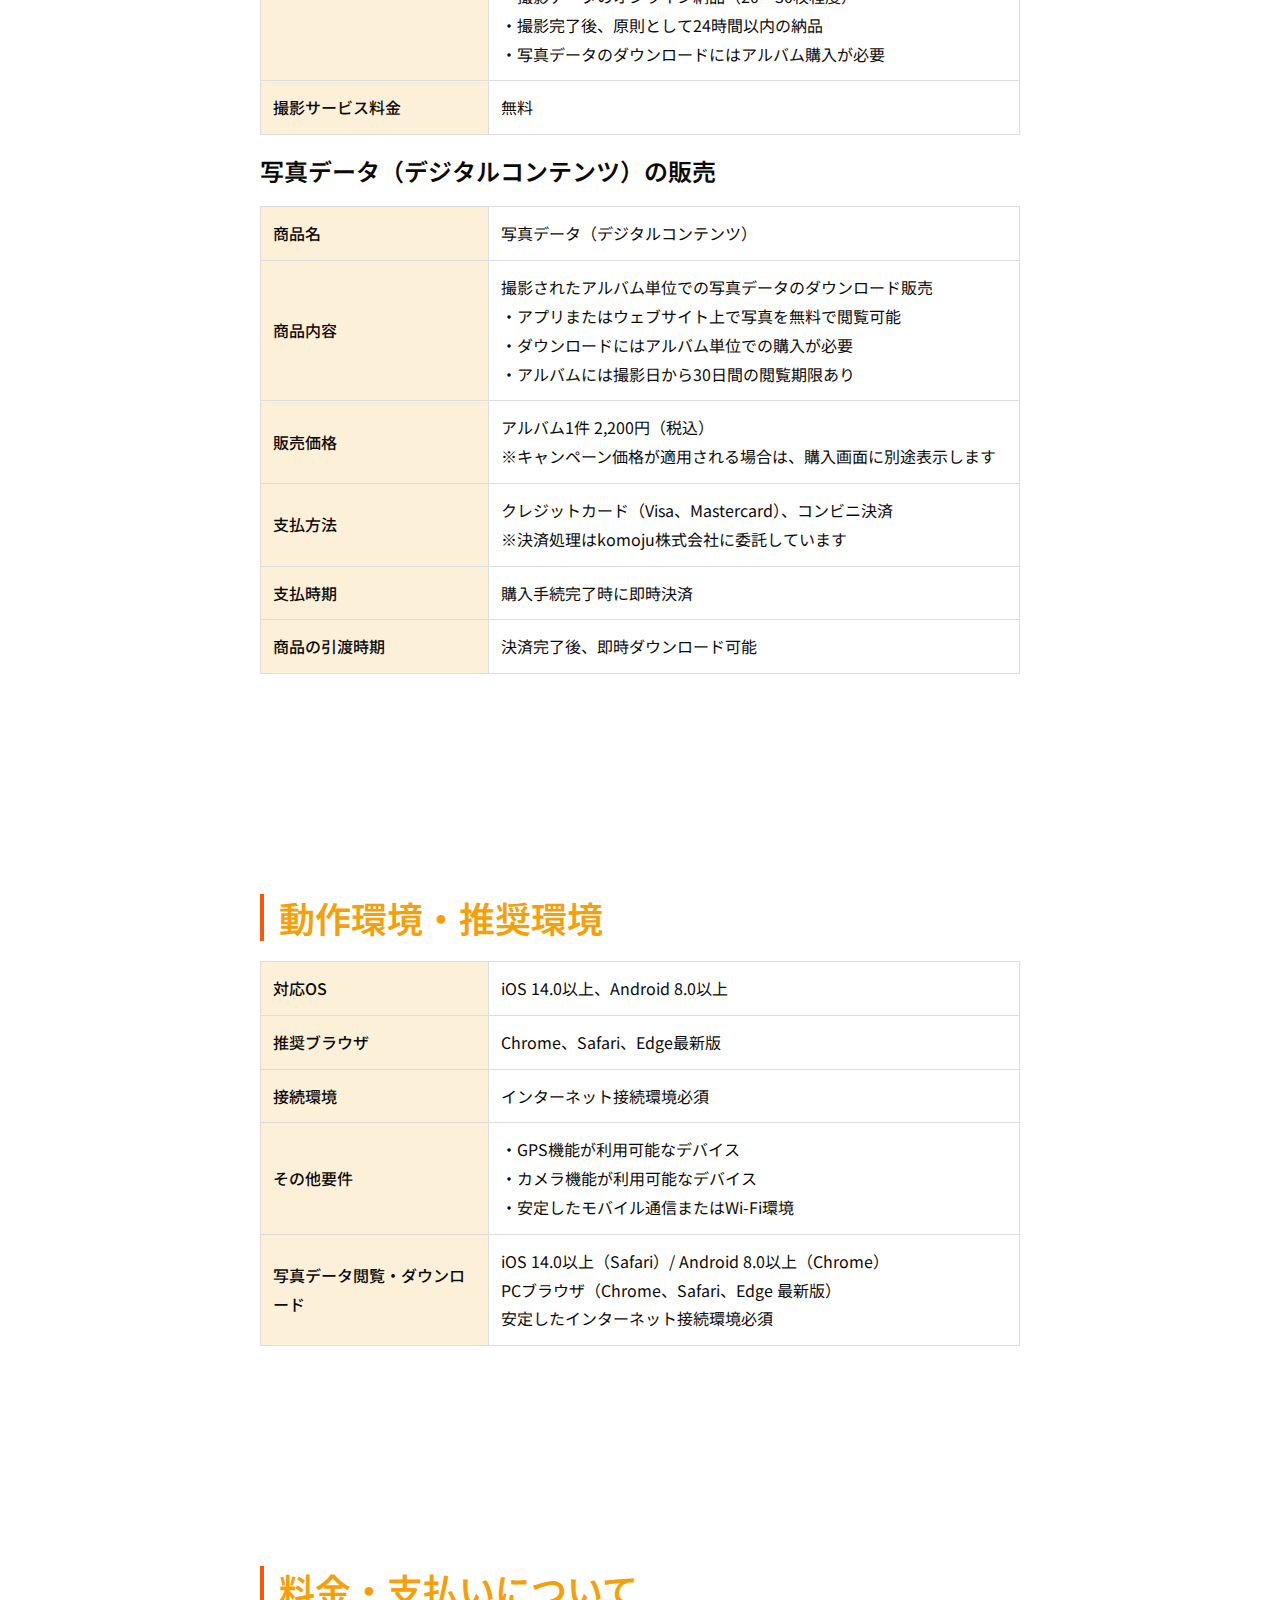
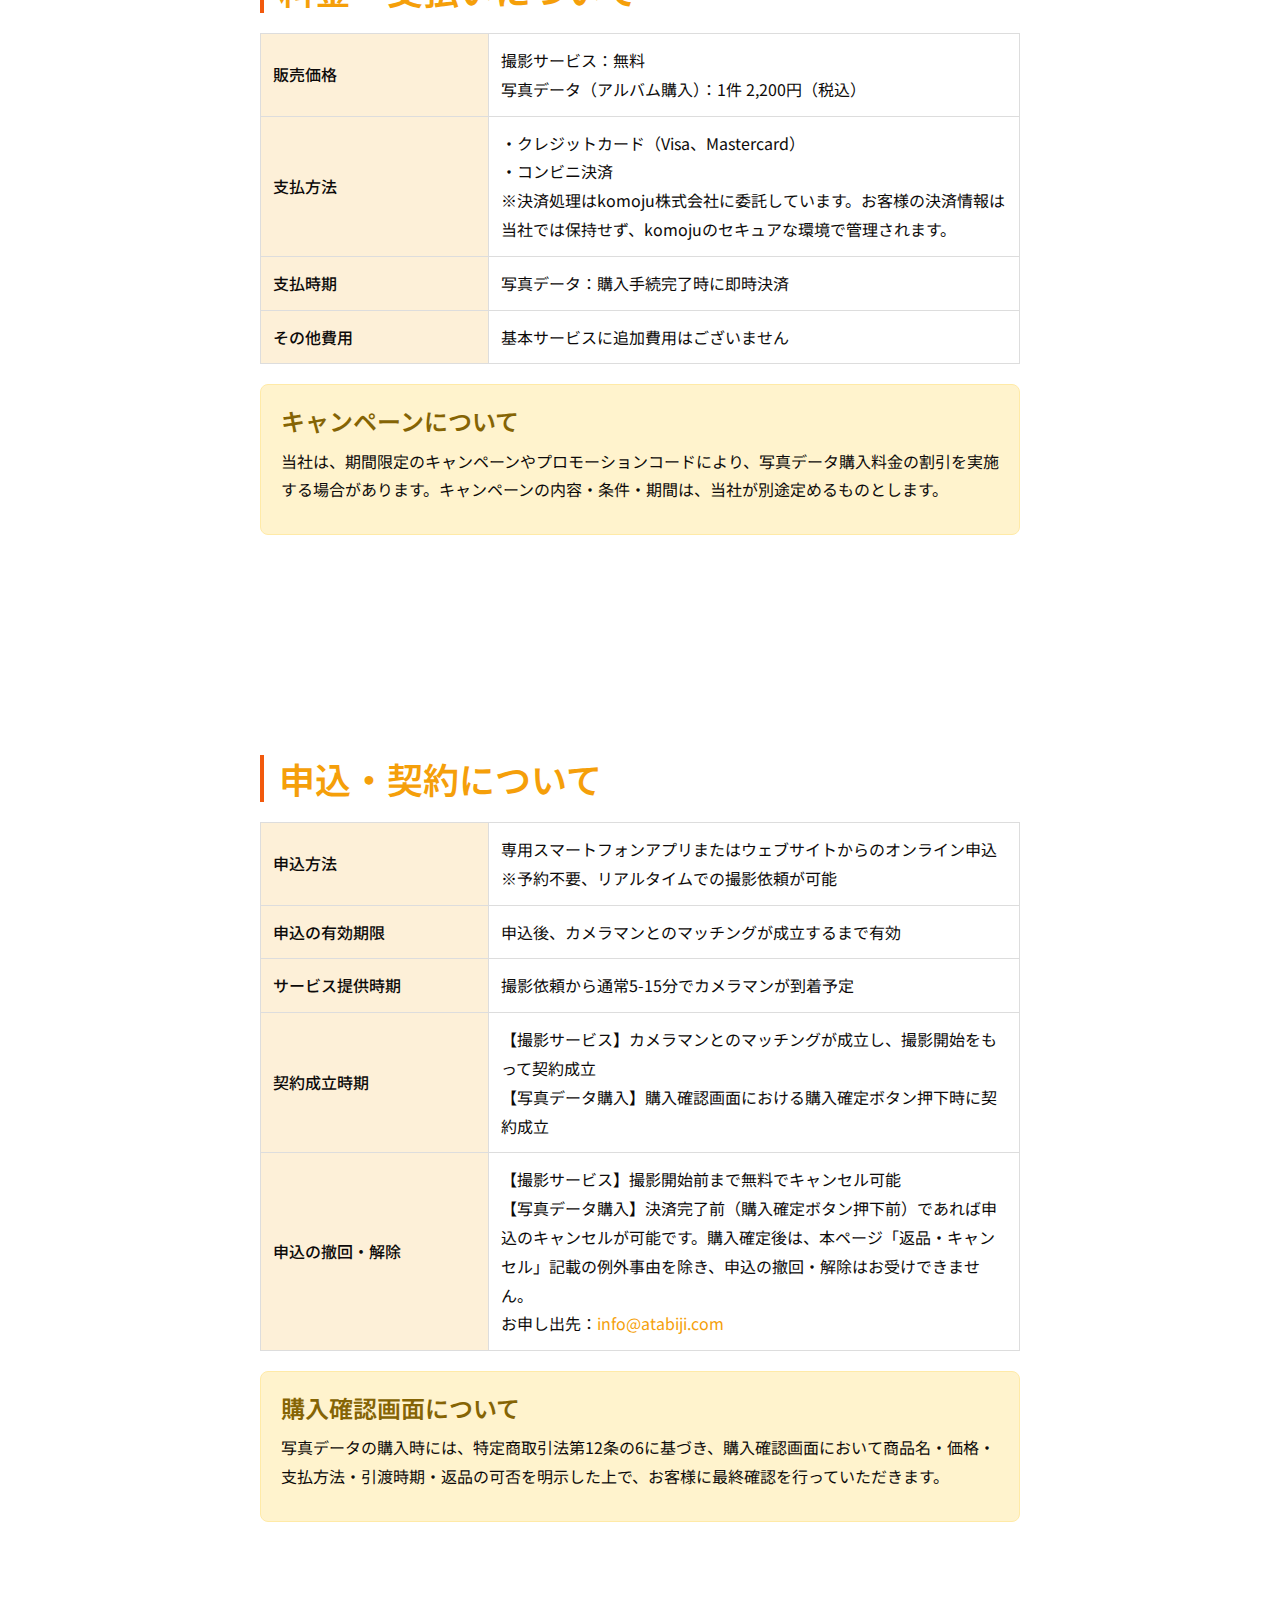
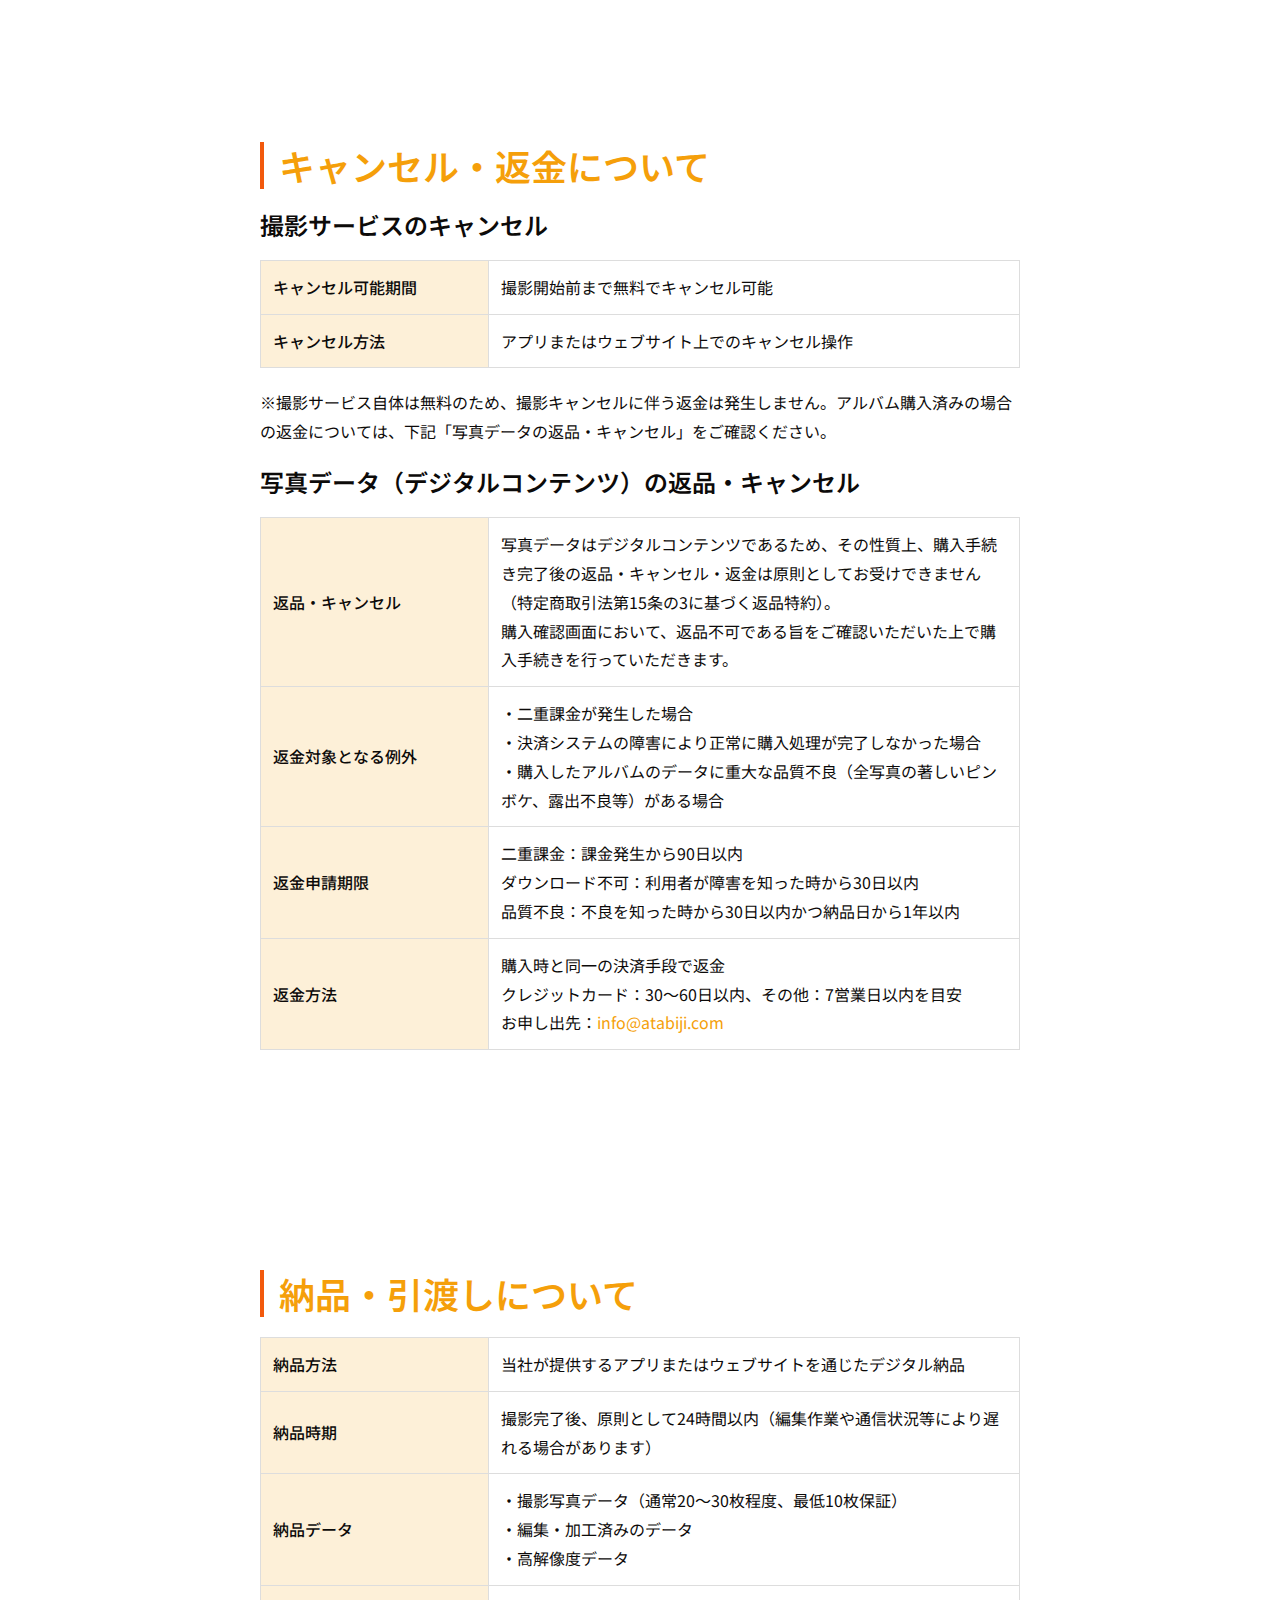
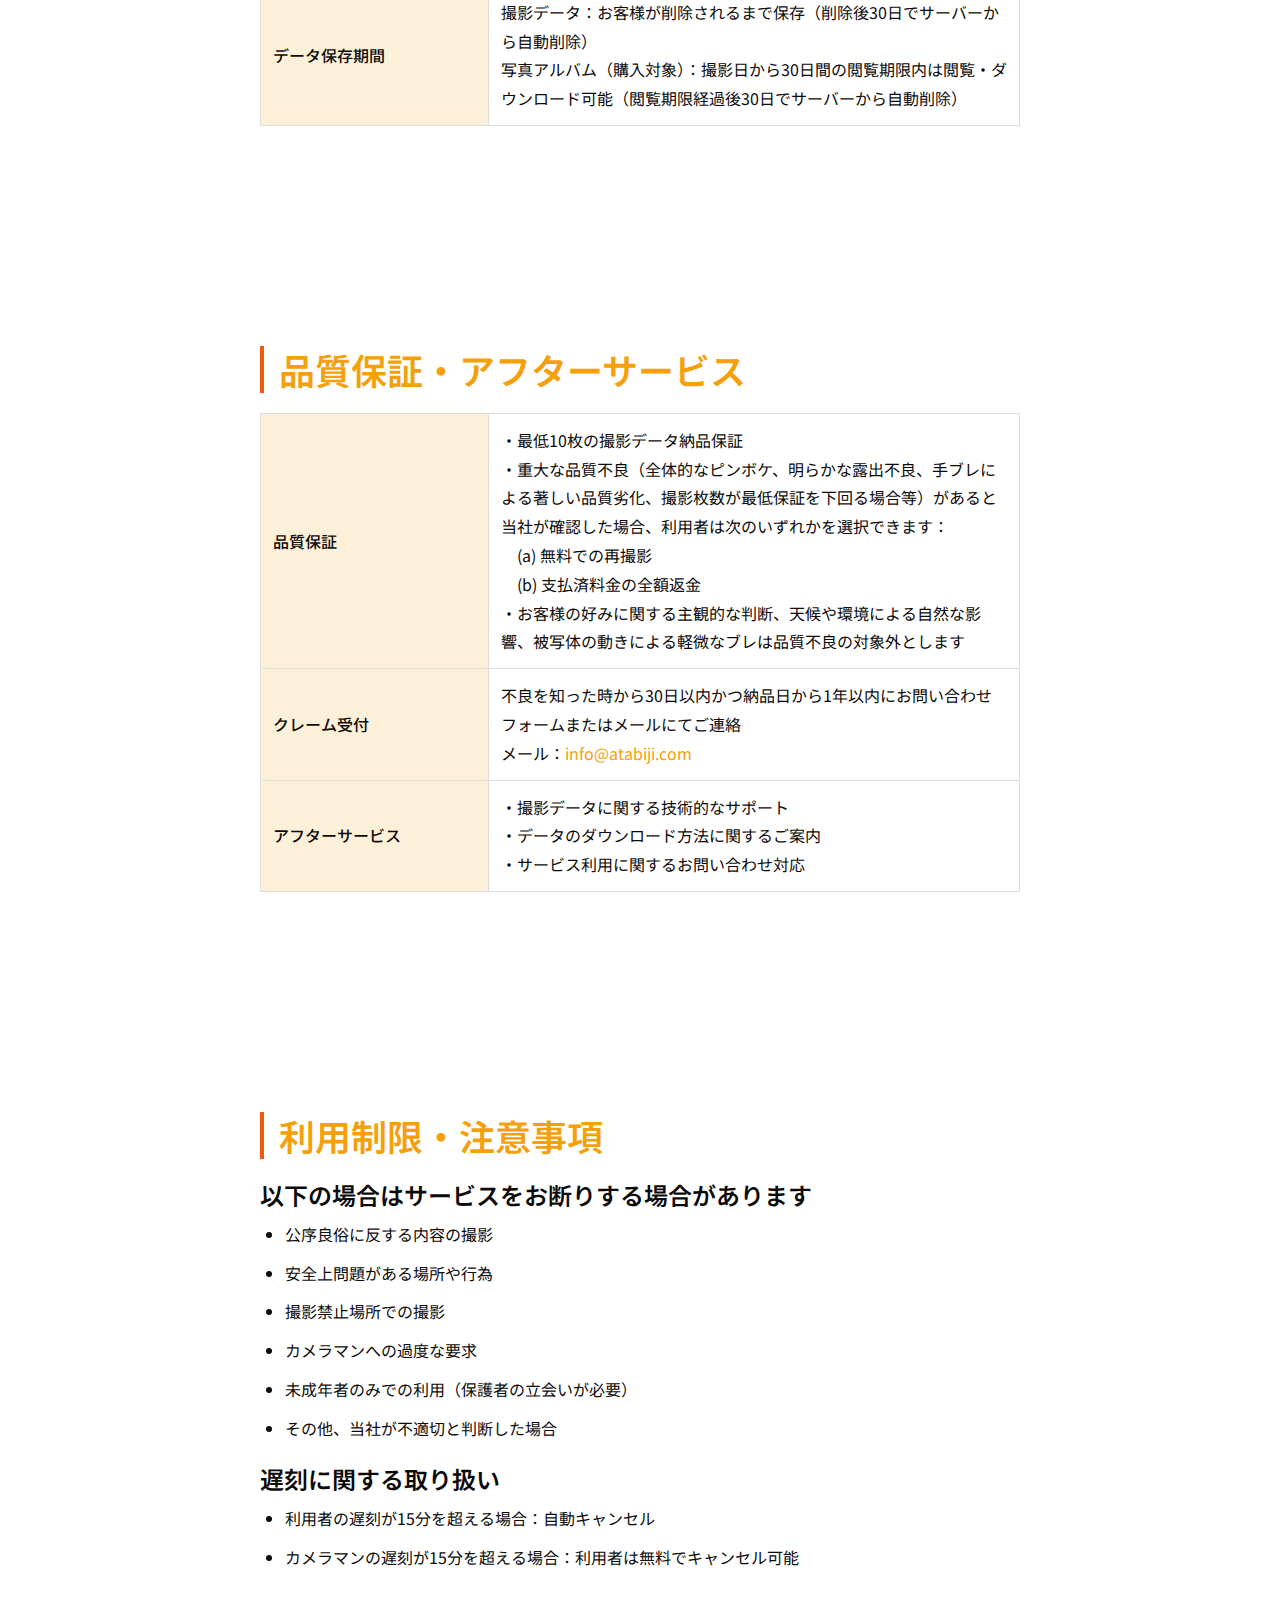
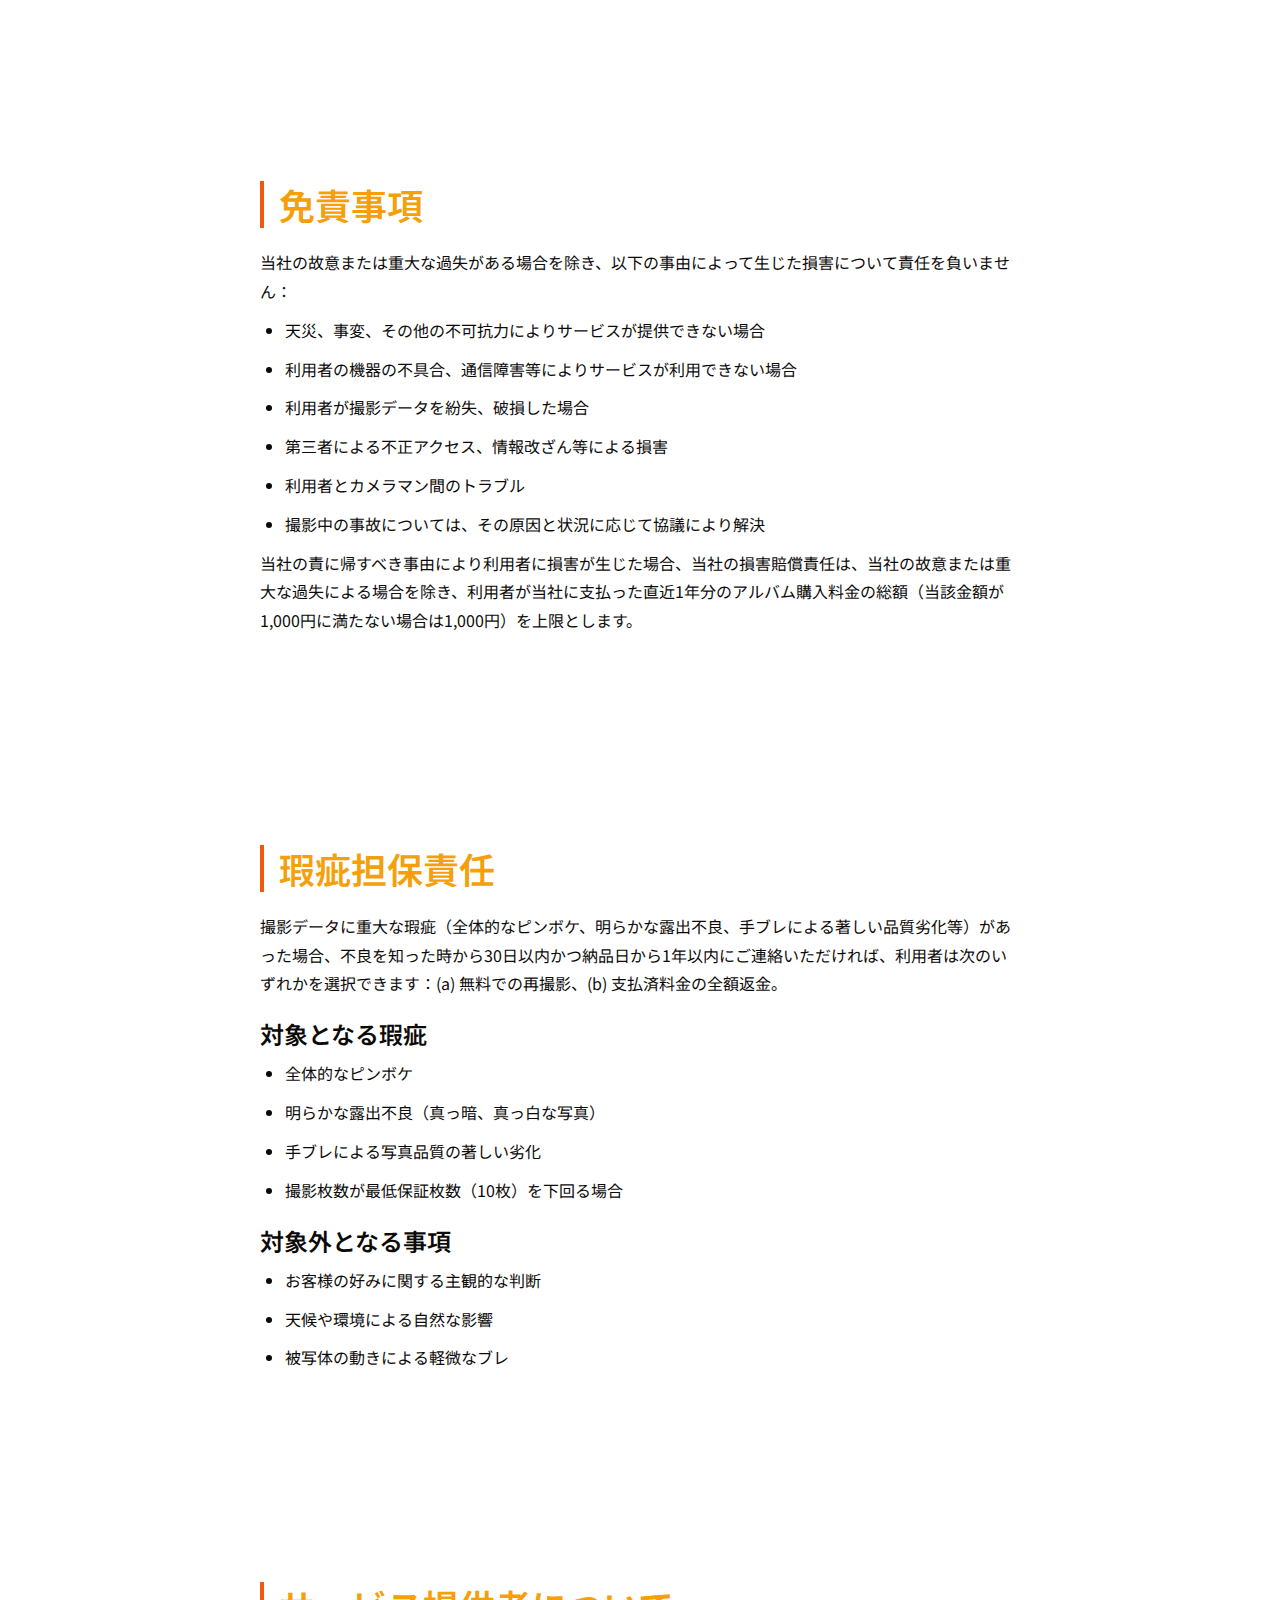
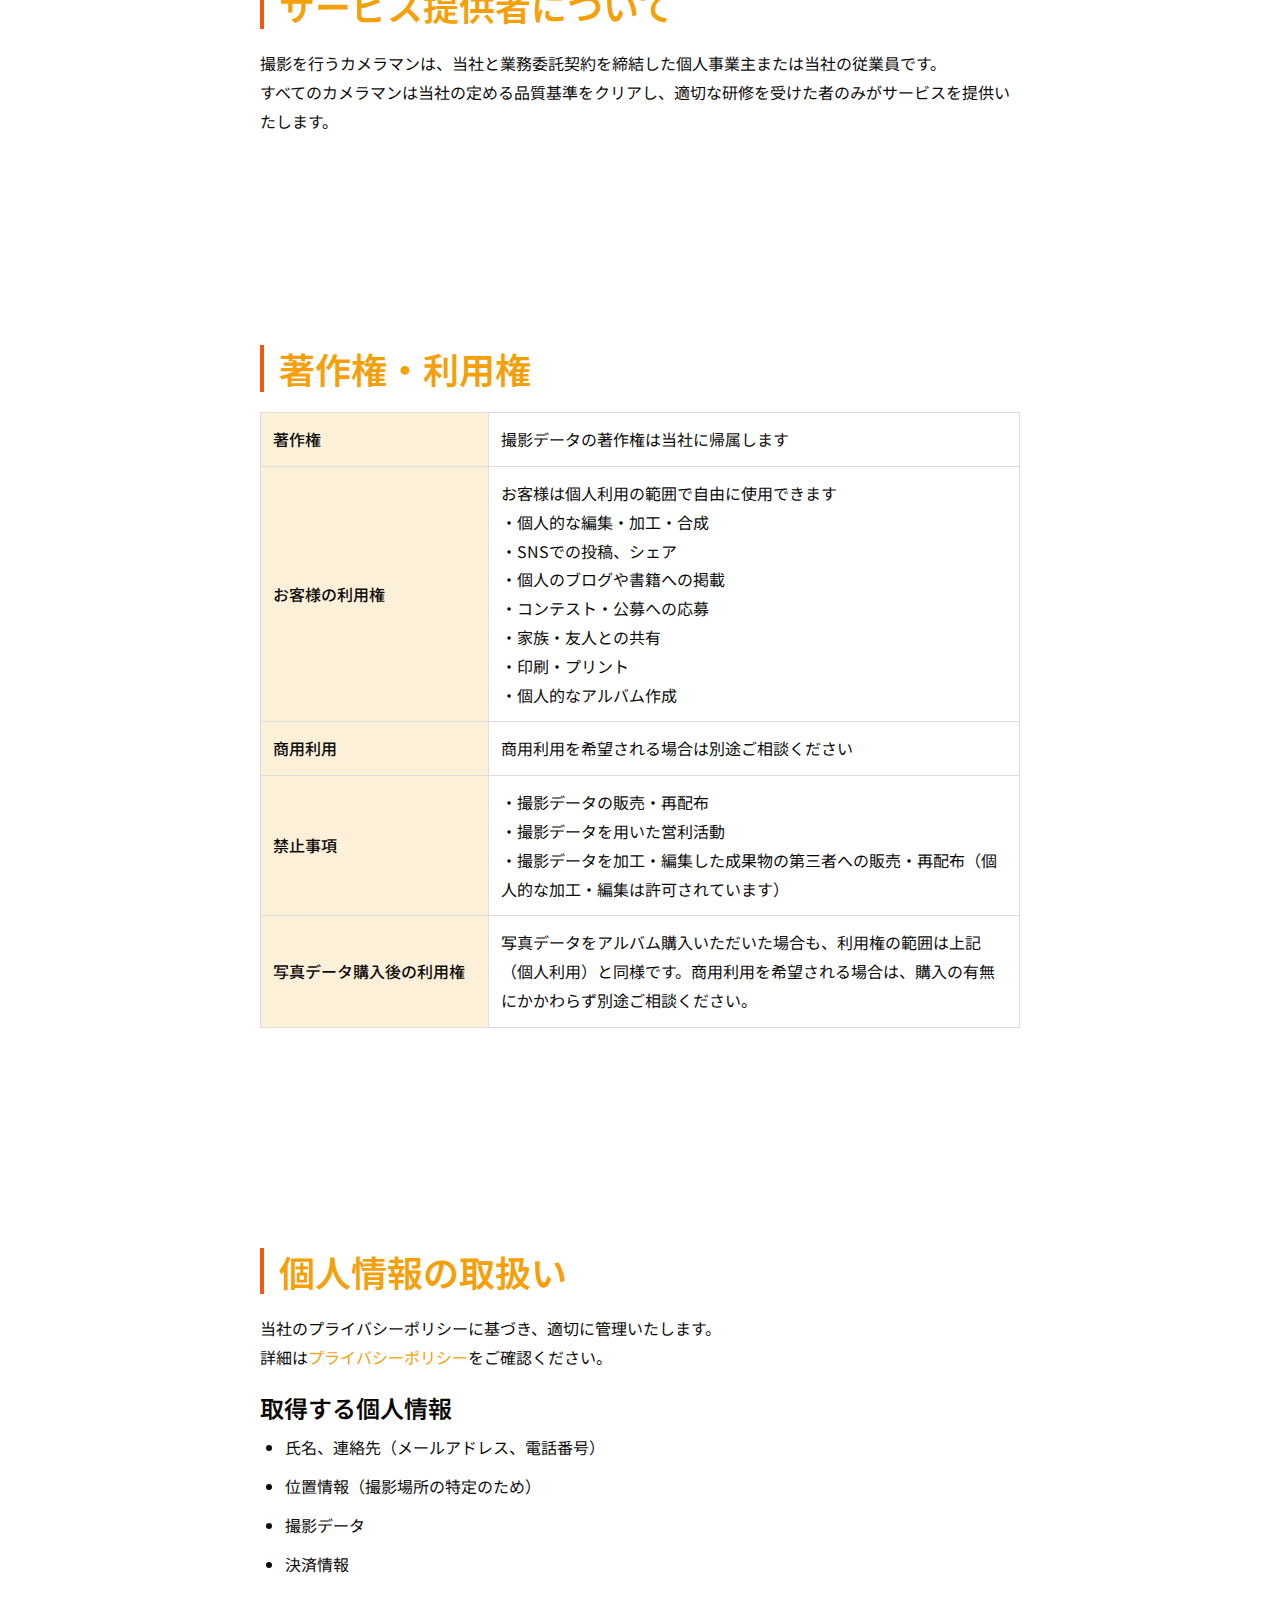
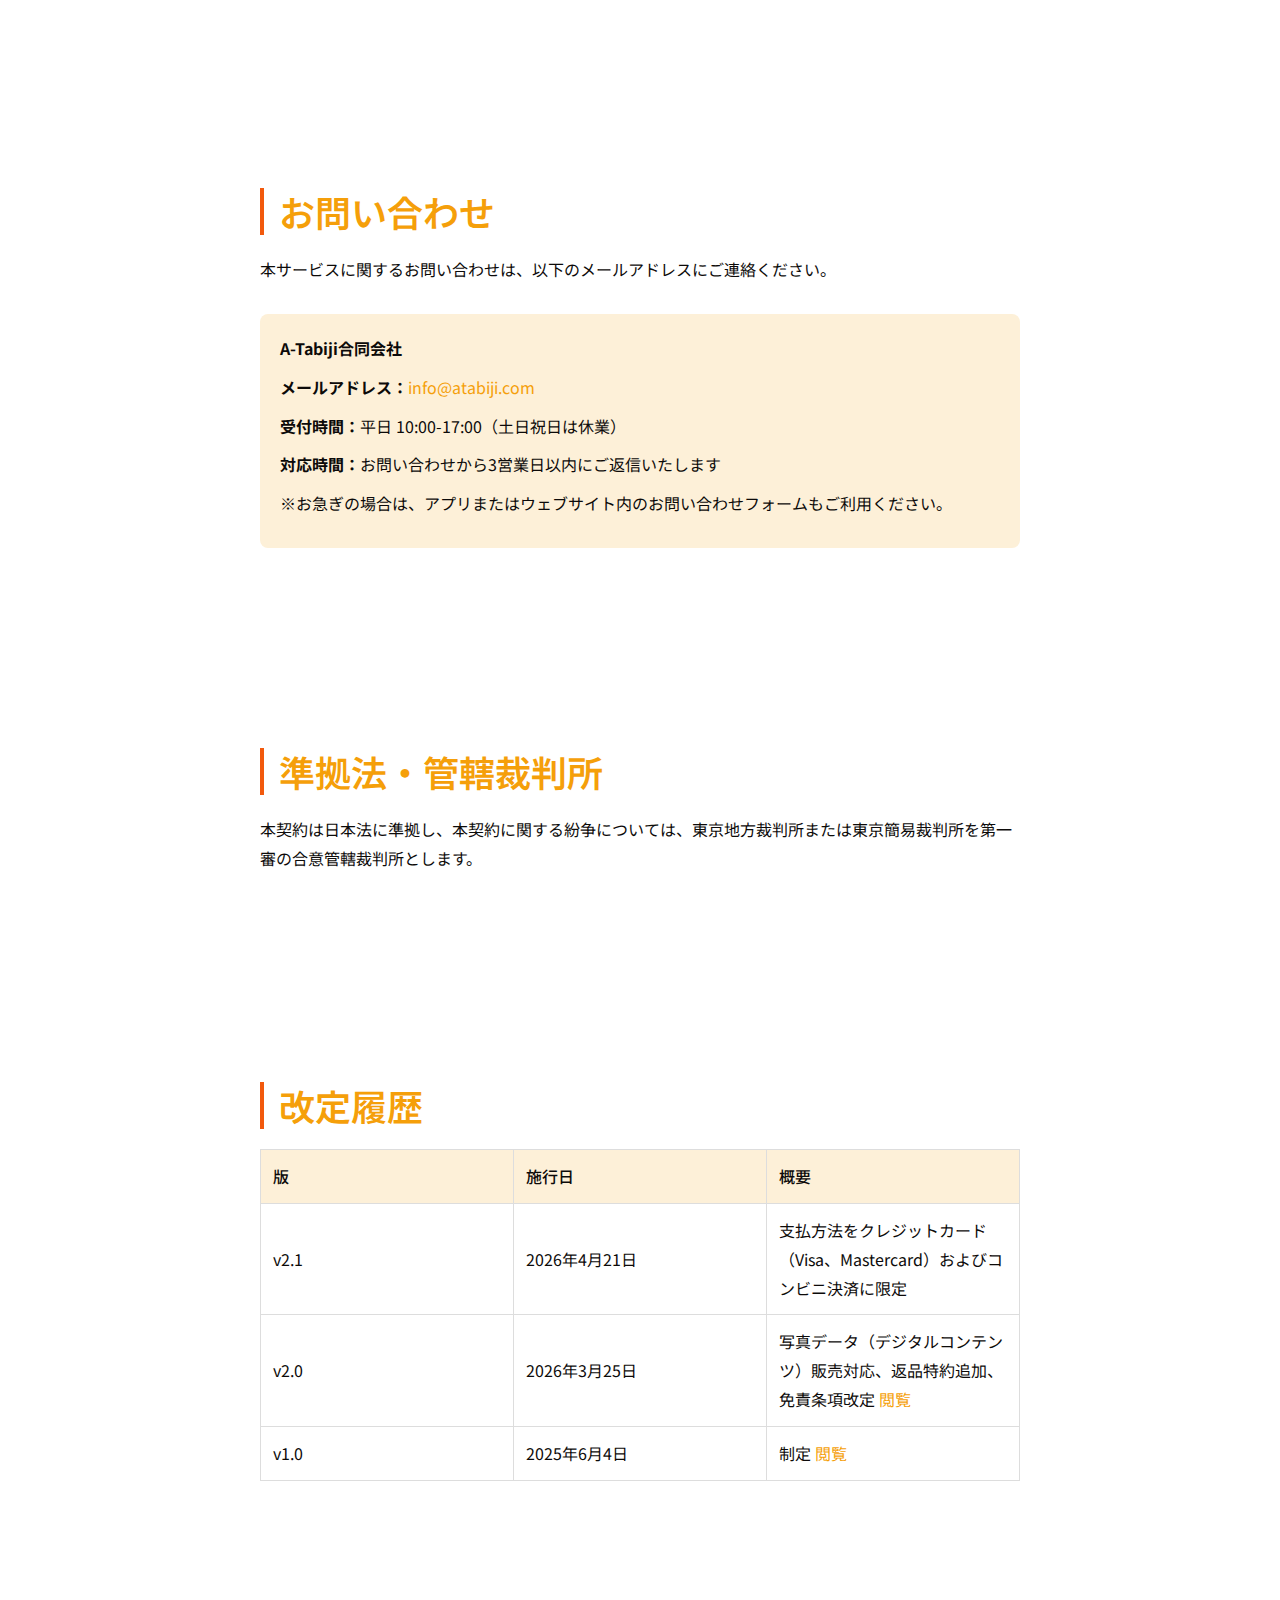
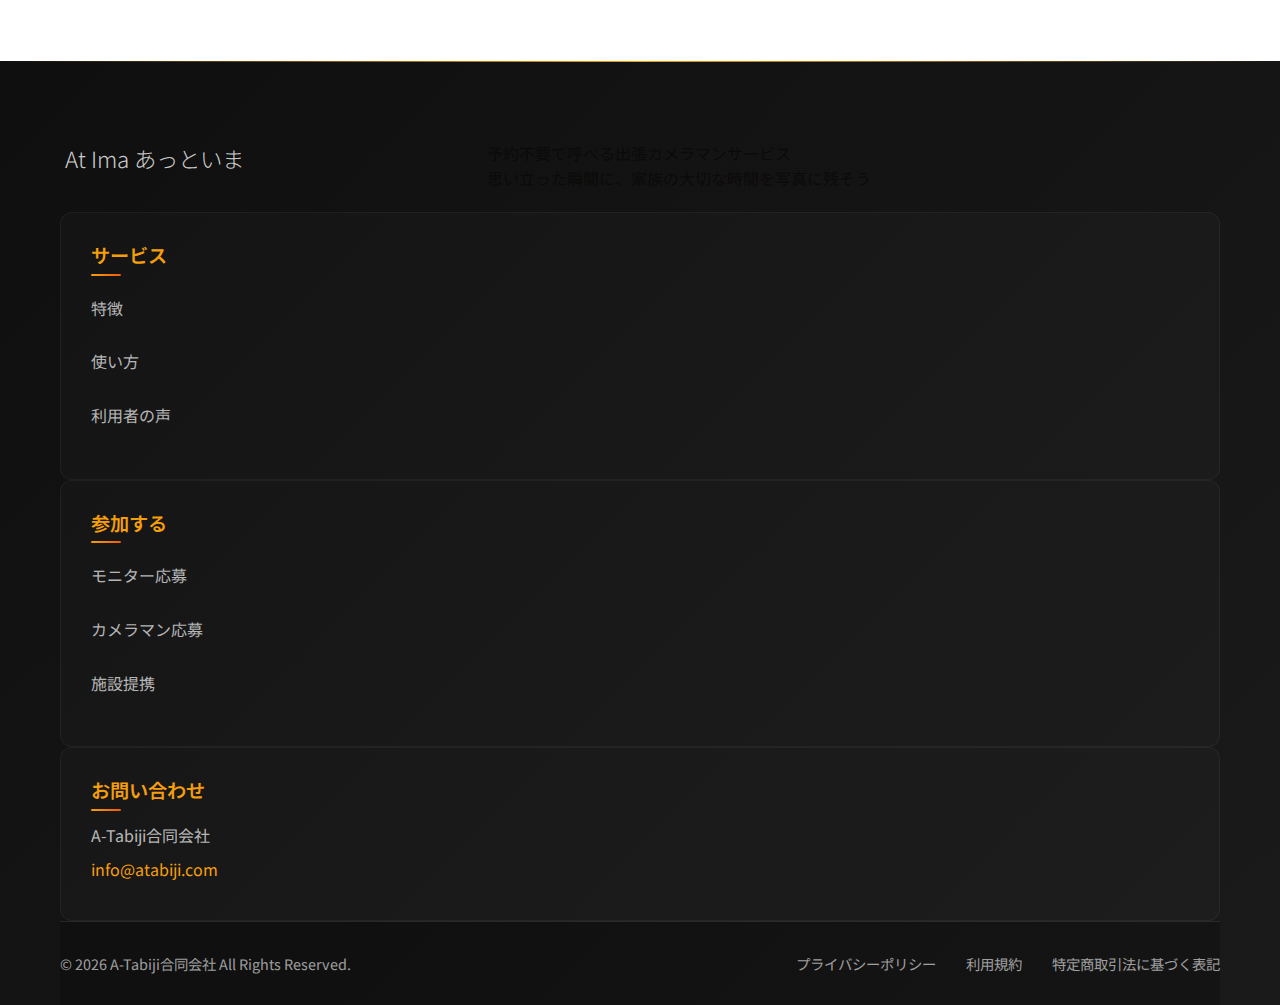
<file: legal-archive/tokusho-v2.1.html>
<!DOCTYPE html>
<html lang="ja">
  <head>
    <meta charset="UTF-8" />
    <meta name="viewport" content="width=device-width, initial-scale=1.0" />
    <title>特定商取引法に基づく表記（v2.1） | At Ima（あっといま）</title>
    <link rel="stylesheet" href="../css/style-amber.css" />
    <link
      rel="stylesheet"
      href="https://cdnjs.cloudflare.com/ajax/libs/font-awesome/6.5.2/css/all.min.css"
    />
    <link rel="preconnect" href="https://fonts.googleapis.com" />
    <link rel="preconnect" href="https://fonts.gstatic.com" crossorigin />
    <link
      href="https://fonts.googleapis.com/css2?family=Noto+Sans+JP:wght@300;400;500;700&display=swap"
      rel="stylesheet"
    />
    <style>
      .policy-container {
        max-width: 800px;
        margin: 0 auto;
        padding: 40px 20px;
        line-height: 1.8;
      }
      .policy-title {
        text-align: center;
        margin-bottom: 40px;
        color: var(--color-primary);
        border-bottom: 3px solid var(--color-accent);
        padding-bottom: 20px;
      }
      .policy-section {
        margin-bottom: 40px;
      }
      .policy-section h2 {
        color: var(--color-primary);
        border-left: 4px solid var(--color-accent);
        padding-left: 15px;
        margin-bottom: 20px;
      }
      .policy-section h3 {
        color: var(--color-text);
        margin: 20px 0 10px 0;
      }
      .policy-section p,
      .policy-section li {
        margin-bottom: 10px;
      }
      .policy-section ul {
        padding-left: 25px;
      }
      .contact-info {
        background-color: var(--color-amber-100);
        padding: 20px;
        border-radius: 8px;
        margin-top: 30px;
      }
      .back-link {
        display: inline-block;
        margin-bottom: 30px;
        color: var(--color-primary);
        text-decoration: none;
        font-weight: 500;
      }
      .back-link:hover {
        text-decoration: underline;
      }
      .update-date {
        text-align: right;
        color: var(--color-text-muted);
        font-size: 14px;
        margin-bottom: 30px;
      }
      .tokusho-header {
        text-align: center;
        margin-bottom: 40px;
      }
      .tokusho-header h1 {
        margin: 0;
        font-size: 28px;
        color: var(--color-primary);
      }
      .tokusho-header .last-updated {
        margin-top: 10px;
        font-size: 14px;
        color: var(--color-text-muted);
      }
      .tokusho-section {
        margin-bottom: 40px;
      }
      .tokusho-section h2 {
        color: var(--color-primary);
        border-left: 4px solid var(--color-accent);
        padding-left: 15px;
        margin-bottom: 20px;
      }
      .tokusho-section h3 {
        color: var(--color-text);
        margin: 20px 0 10px 0;
      }
      .tokusho-section p,
      .tokusho-section li {
        margin-bottom: 10px;
      }
      .tokusho-section ul {
        padding-left: 25px;
      }
      .info-table {
        width: 100%;
        border-collapse: collapse;
        margin: 20px 0;
      }
      .info-table th,
      .info-table td {
        border: 1px solid #ddd;
        padding: 12px;
        text-align: left;
      }
      .info-table th {
        background-color: var(--color-amber-100);
        font-weight: 500;
        width: 30%;
      }
      .important-notice {
        background-color: #fff3cd;
        border: 1px solid #ffeaa7;
        border-radius: 8px;
        padding: 20px;
        margin: 20px 0;
      }
      .important-notice h3 {
        margin-top: 0;
        color: #856404;
      }
    </style>
  </head>
  <body>
    <header>
      <div class="container header-container">
        <div class="logo">
          <a href="../index.html">
            <span class="logo-text">At Ima</span>
            <span class="logo-sub">あっといま</span>
          </a>
        </div>
        <nav class="nav-menu">
          <ul>
            <li><a href="../index.html#features">サービス</a></li>
            <li><a href="../index.html#how">使い方</a></li>
            <li><a href="../index.html#voices">利用者の声</a></li>
            <li><a href="../index.html#stakeholders">参加する</a></li>
            <li><a href="../index.html#faq">FAQ</a></li>
          </ul>
        </nav>
      </div>
    </header>

    <main>
      <div class="policy-container">
        <a href="../index.html" class="back-link">
          <i class="fas fa-arrow-left"></i> トップページに戻る
        </a>

        <div class="important-notice">
          <h3>過去の版です</h3>
          <p>この特定商取引法に基づく表記は v2.1（2026年4月21日施行）です。最新版は<a href="../tokusho.html">こちら</a>をご確認ください。</p>
        </div>

        <div class="update-date">最終更新日：2026年4月21日</div>

        <div class="tokusho-header">
          <h1>特定商取引法に基づく表記（v2.1）</h1>
          <p class="last-updated">2026年04月21日 改訂・施行</p>
        </div>

        <!-- ============ 事業者情報 ============ -->
        <section class="tokusho-section" id="business-info">
          <h2>事業者情報</h2>
          <table class="info-table">
            <tr>
              <th>販売事業者名</th>
              <td>A-Tabiji合同会社</td>
            </tr>
            <tr>
              <th>代表者</th>
              <td>佐々木 賢蔵</td>
            </tr>
            <tr>
              <th>所在地</th>
              <td>
                〒104-0061<br>東京都中央区銀座１丁目１２番４号Ｎ＆ＥＢＬＤ．７階
              </td>
            </tr>
            <tr>
              <th>電話番号</th>
              <td>
                050-6882-8924<br>
                ※迅速な対応のため、お問い合わせはメール（<a href="mailto:info@atabiji.com">info@atabiji.com</a>）もご利用いただけます<br>
                受付時間: 平日10:00-17:00
              </td>
            </tr>
            <tr>
              <th>メールアドレス</th>
              <td><a href="mailto:info@atabiji.com">info@atabiji.com</a></td>
            </tr>
            <tr>
              <th>ウェブサイトURL</th>
              <td><a href="https://at-ima.com/">https://at-ima.com/</a></td>
            </tr>
          </table>
        </section>

        <!-- ============ 販売商品・サービス ============ -->
        <section class="tokusho-section" id="service-info">
          <h2>販売商品・サービス</h2>

          <h3>出張カメラマンサービス・写真データ販売</h3>
          <table class="info-table">
            <tr>
              <th>商品・サービス名</th>
              <td>At Ima（あっといま）出張カメラマンサービス</td>
            </tr>
            <tr>
              <th>サービス内容</th>
              <td>
                スマートフォンアプリまたはウェブサイトから依頼可能な出張カメラマンサービス<br>
                ・約10分間の撮影サービス（撮影自体は無料）<br>
                ・撮影データの編集・加工<br>
                ・撮影データのオンライン納品（20〜30枚程度）<br>
                ・撮影完了後、原則として24時間以内の納品<br>
                ・写真データのダウンロードにはアルバム購入が必要
              </td>
            </tr>
            <tr>
              <th>撮影サービス料金</th>
              <td>無料</td>
            </tr>
          </table>

          <h3>写真データ（デジタルコンテンツ）の販売</h3>
          <table class="info-table">
            <tr>
              <th>商品名</th>
              <td>写真データ（デジタルコンテンツ）</td>
            </tr>
            <tr>
              <th>商品内容</th>
              <td>
                撮影されたアルバム単位での写真データのダウンロード販売<br>
                ・アプリまたはウェブサイト上で写真を無料で閲覧可能<br>
                ・ダウンロードにはアルバム単位での購入が必要<br>
                ・アルバムには撮影日から30日間の閲覧期限あり
              </td>
            </tr>
            <tr>
              <th>販売価格</th>
              <td>
                アルバム1件 2,200円（税込）<br>
                ※キャンペーン価格が適用される場合は、購入画面に別途表示します
              </td>
            </tr>
            <tr>
              <th>支払方法</th>
              <td>
                クレジットカード（Visa、Mastercard）、コンビニ決済<br>
                ※決済処理はkomoju株式会社に委託しています
              </td>
            </tr>
            <tr>
              <th>支払時期</th>
              <td>購入手続完了時に即時決済</td>
            </tr>
            <tr>
              <th>商品の引渡時期</th>
              <td>決済完了後、即時ダウンロード可能</td>
            </tr>
          </table>
        </section>

        <!-- ============ 動作環境・推奨環境 ============ -->
        <section class="tokusho-section" id="system-requirements">
          <h2>動作環境・推奨環境</h2>
          <table class="info-table">
            <tr>
              <th>対応OS</th>
              <td>iOS 14.0以上、Android 8.0以上</td>
            </tr>
            <tr>
              <th>推奨ブラウザ</th>
              <td>Chrome、Safari、Edge最新版</td>
            </tr>
            <tr>
              <th>接続環境</th>
              <td>インターネット接続環境必須</td>
            </tr>
            <tr>
              <th>その他要件</th>
              <td>
                ・GPS機能が利用可能なデバイス<br>
                ・カメラ機能が利用可能なデバイス<br>
                ・安定したモバイル通信またはWi-Fi環境
              </td>
            </tr>
            <tr>
              <th>写真データ閲覧・ダウンロード</th>
              <td>
                iOS 14.0以上（Safari）/ Android 8.0以上（Chrome）<br>
                PCブラウザ（Chrome、Safari、Edge 最新版）<br>
                安定したインターネット接続環境必須
              </td>
            </tr>
          </table>
        </section>

        <!-- ============ 料金・支払い ============ -->
        <section class="tokusho-section" id="payment-info">
          <h2>料金・支払いについて</h2>
          <table class="info-table">
            <tr>
              <th>販売価格</th>
              <td>
                撮影サービス：無料<br>
                写真データ（アルバム購入）：1件 2,200円（税込）
              </td>
            </tr>
            <tr>
              <th>支払方法</th>
              <td>
                ・クレジットカード（Visa、Mastercard）<br>
                ・コンビニ決済<br>
                ※決済処理はkomoju株式会社に委託しています。お客様の決済情報は当社では保持せず、komojuのセキュアな環境で管理されます。
              </td>
            </tr>
            <tr>
              <th>支払時期</th>
              <td>
                写真データ：購入手続完了時に即時決済
              </td>
            </tr>
            <tr>
              <th>その他費用</th>
              <td>基本サービスに追加費用はございません</td>
            </tr>
          </table>

          <div class="important-notice">
            <h3>キャンペーンについて</h3>
            <p>
              当社は、期間限定のキャンペーンやプロモーションコードにより、写真データ購入料金の割引を実施する場合があります。キャンペーンの内容・条件・期間は、当社が別途定めるものとします。
            </p>
          </div>
        </section>

        <!-- ============ 申込・契約 ============ -->
        <section class="tokusho-section" id="contract-info">
          <h2>申込・契約について</h2>
          <table class="info-table">
            <tr>
              <th>申込方法</th>
              <td>
                専用スマートフォンアプリまたはウェブサイトからのオンライン申込<br>
                ※予約不要、リアルタイムでの撮影依頼が可能
              </td>
            </tr>
            <tr>
              <th>申込の有効期限</th>
              <td>申込後、カメラマンとのマッチングが成立するまで有効</td>
            </tr>
            <tr>
              <th>サービス提供時期</th>
              <td>撮影依頼から通常5-15分でカメラマンが到着予定</td>
            </tr>
            <tr>
              <th>契約成立時期</th>
              <td>
                【撮影サービス】カメラマンとのマッチングが成立し、撮影開始をもって契約成立<br>
                【写真データ購入】購入確認画面における購入確定ボタン押下時に契約成立
              </td>
            </tr>
            <tr>
              <th>申込の撤回・解除</th>
              <td>
                【撮影サービス】撮影開始前まで無料でキャンセル可能<br>
                【写真データ購入】決済完了前（購入確定ボタン押下前）であれば申込のキャンセルが可能です。購入確定後は、本ページ「返品・キャンセル」記載の例外事由を除き、申込の撤回・解除はお受けできません。<br>
                お申し出先：<a href="mailto:info@atabiji.com">info@atabiji.com</a>
              </td>
            </tr>
          </table>

          <div class="important-notice">
            <h3>購入確認画面について</h3>
            <p>
              写真データの購入時には、特定商取引法第12条の6に基づき、購入確認画面において商品名・価格・支払方法・引渡時期・返品の可否を明示した上で、お客様に最終確認を行っていただきます。
            </p>
          </div>
        </section>

        <!-- ============ キャンセル・返金 ============ -->
        <section class="tokusho-section" id="cancellation-info">
          <h2>キャンセル・返金について</h2>

          <h3>撮影サービスのキャンセル</h3>
          <table class="info-table">
            <tr>
              <th>キャンセル可能期間</th>
              <td>撮影開始前まで無料でキャンセル可能</td>
            </tr>
            <tr>
              <th>キャンセル方法</th>
              <td>アプリまたはウェブサイト上でのキャンセル操作</td>
            </tr>
          </table>
          <p>※撮影サービス自体は無料のため、撮影キャンセルに伴う返金は発生しません。アルバム購入済みの場合の返金については、下記「写真データの返品・キャンセル」をご確認ください。</p>

          <h3>写真データ（デジタルコンテンツ）の返品・キャンセル</h3>
          <table class="info-table">
            <tr>
              <th>返品・キャンセル</th>
              <td>
                写真データはデジタルコンテンツであるため、その性質上、購入手続き完了後の返品・キャンセル・返金は原則としてお受けできません（特定商取引法第15条の3に基づく返品特約）。<br>
                購入確認画面において、返品不可である旨をご確認いただいた上で購入手続きを行っていただきます。
              </td>
            </tr>
            <tr>
              <th>返金対象となる例外</th>
              <td>
                ・二重課金が発生した場合<br>
                ・決済システムの障害により正常に購入処理が完了しなかった場合<br>
                ・購入したアルバムのデータに重大な品質不良（全写真の著しいピンボケ、露出不良等）がある場合
              </td>
            </tr>
            <tr>
              <th>返金申請期限</th>
              <td>
                二重課金：課金発生から90日以内<br>
                ダウンロード不可：利用者が障害を知った時から30日以内<br>
                品質不良：不良を知った時から30日以内かつ納品日から1年以内
              </td>
            </tr>
            <tr>
              <th>返金方法</th>
              <td>
                購入時と同一の決済手段で返金<br>
                クレジットカード：30〜60日以内、その他：7営業日以内を目安<br>
                お申し出先：<a href="mailto:info@atabiji.com">info@atabiji.com</a>
              </td>
            </tr>
          </table>
        </section>

        <!-- ============ 納品・引渡し ============ -->
        <section class="tokusho-section" id="delivery-info">
          <h2>納品・引渡しについて</h2>
          <table class="info-table">
            <tr>
              <th>納品方法</th>
              <td>
                当社が提供するアプリまたはウェブサイトを通じたデジタル納品
              </td>
            </tr>
            <tr>
              <th>納品時期</th>
              <td>撮影完了後、原則として24時間以内（編集作業や通信状況等により遅れる場合があります）</td>
            </tr>
            <tr>
              <th>納品データ</th>
              <td>
                ・撮影写真データ（通常20〜30枚程度、最低10枚保証）<br>
                ・編集・加工済みのデータ<br>
                ・高解像度データ
              </td>
            </tr>
            <tr>
              <th>データ保存期間</th>
              <td>
                撮影データ：お客様が削除されるまで保存（削除後30日でサーバーから自動削除）<br>
                写真アルバム（購入対象）：撮影日から30日間の閲覧期限内は閲覧・ダウンロード可能（閲覧期限経過後30日でサーバーから自動削除）
              </td>
            </tr>
          </table>
        </section>

        <!-- ============ 品質保証・アフターサービス ============ -->
        <section class="tokusho-section" id="quality-info">
          <h2>品質保証・アフターサービス</h2>
          <table class="info-table">
            <tr>
              <th>品質保証</th>
              <td>
                ・最低10枚の撮影データ納品保証<br>
                ・重大な品質不良（全体的なピンボケ、明らかな露出不良、手ブレによる著しい品質劣化、撮影枚数が最低保証を下回る場合等）があると当社が確認した場合、利用者は次のいずれかを選択できます：<br>
                　(a) 無料での再撮影<br>
                　(b) 支払済料金の全額返金<br>
                ・お客様の好みに関する主観的な判断、天候や環境による自然な影響、被写体の動きによる軽微なブレは品質不良の対象外とします
              </td>
            </tr>
            <tr>
              <th>クレーム受付</th>
              <td>
                不良を知った時から30日以内かつ納品日から1年以内にお問い合わせフォームまたはメールにてご連絡<br>
                メール：<a href="mailto:info@atabiji.com">info@atabiji.com</a>
              </td>
            </tr>
            <tr>
              <th>アフターサービス</th>
              <td>
                ・撮影データに関する技術的なサポート<br>
                ・データのダウンロード方法に関するご案内<br>
                ・サービス利用に関するお問い合わせ対応
              </td>
            </tr>
          </table>
        </section>

        <!-- ============ 利用制限・注意事項 ============ -->
        <section class="tokusho-section" id="restrictions-info">
          <h2>利用制限・注意事項</h2>
          <h3>以下の場合はサービスをお断りする場合があります</h3>
          <ul>
            <li>公序良俗に反する内容の撮影</li>
            <li>安全上問題がある場所や行為</li>
            <li>撮影禁止場所での撮影</li>
            <li>カメラマンへの過度な要求</li>
            <li>未成年者のみでの利用（保護者の立会いが必要）</li>
            <li>その他、当社が不適切と判断した場合</li>
          </ul>

          <h3>遅刻に関する取り扱い</h3>
          <ul>
            <li>
              利用者の遅刻が15分を超える場合：自動キャンセル
            </li>
            <li>
              カメラマンの遅刻が15分を超える場合：利用者は無料でキャンセル可能
            </li>
          </ul>
        </section>

        <!-- ============ 免責事項 ============ -->
        <section class="tokusho-section" id="disclaimer-info">
          <h2>免責事項</h2>
          <p>当社の故意または重大な過失がある場合を除き、以下の事由によって生じた損害について責任を負いません：</p>
          <ul>
            <li>
              天災、事変、その他の不可抗力によりサービスが提供できない場合
            </li>
            <li>
              利用者の機器の不具合、通信障害等によりサービスが利用できない場合
            </li>
            <li>利用者が撮影データを紛失、破損した場合</li>
            <li>第三者による不正アクセス、情報改ざん等による損害</li>
            <li>利用者とカメラマン間のトラブル</li>
            <li>
              撮影中の事故については、その原因と状況に応じて協議により解決
            </li>
          </ul>
          <p>
            当社の責に帰すべき事由により利用者に損害が生じた場合、当社の損害賠償責任は、当社の故意または重大な過失による場合を除き、利用者が当社に支払った直近1年分のアルバム購入料金の総額（当該金額が1,000円に満たない場合は1,000円）を上限とします。
          </p>
        </section>

        <!-- ============ 瑕疵担保責任 ============ -->
        <section class="tokusho-section" id="warranty">
          <h2>瑕疵担保責任</h2>
          <p>
            撮影データに重大な瑕疵（全体的なピンボケ、明らかな露出不良、手ブレによる著しい品質劣化等）があった場合、不良を知った時から30日以内かつ納品日から1年以内にご連絡いただければ、利用者は次のいずれかを選択できます：(a) 無料での再撮影、(b) 支払済料金の全額返金。
          </p>
          <h3>対象となる瑕疵</h3>
          <ul>
            <li>全体的なピンボケ</li>
            <li>明らかな露出不良（真っ暗、真っ白な写真）</li>
            <li>手ブレによる写真品質の著しい劣化</li>
            <li>撮影枚数が最低保証枚数（10枚）を下回る場合</li>
          </ul>
          <h3>対象外となる事項</h3>
          <ul>
            <li>お客様の好みに関する主観的な判断</li>
            <li>天候や環境による自然な影響</li>
            <li>被写体の動きによる軽微なブレ</li>
          </ul>
        </section>

        <!-- ============ サービス提供者について ============ -->
        <section class="tokusho-section" id="service-provider">
          <h2>サービス提供者について</h2>
          <p>
            撮影を行うカメラマンは、当社と業務委託契約を締結した個人事業主または当社の従業員です。<br>
            すべてのカメラマンは当社の定める品質基準をクリアし、適切な研修を受けた者のみがサービスを提供いたします。
          </p>
        </section>

        <!-- ============ 著作権・利用権 ============ -->
        <section class="tokusho-section" id="copyright">
          <h2>著作権・利用権</h2>
          <table class="info-table">
            <tr>
              <th>著作権</th>
              <td>撮影データの著作権は当社に帰属します</td>
            </tr>
            <tr>
              <th>お客様の利用権</th>
              <td>
                お客様は個人利用の範囲で自由に使用できます<br>
                ・個人的な編集・加工・合成<br>
                ・SNSでの投稿、シェア<br>
                ・個人のブログや書籍への掲載<br>
                ・コンテスト・公募への応募<br>
                ・家族・友人との共有<br>
                ・印刷・プリント<br>
                ・個人的なアルバム作成
              </td>
            </tr>
            <tr>
              <th>商用利用</th>
              <td>商用利用を希望される場合は別途ご相談ください</td>
            </tr>
            <tr>
              <th>禁止事項</th>
              <td>
                ・撮影データの販売・再配布<br>
                ・撮影データを用いた営利活動<br>
                ・撮影データを加工・編集した成果物の第三者への販売・再配布（個人的な加工・編集は許可されています）
              </td>
            </tr>
            <tr>
              <th>写真データ購入後の利用権</th>
              <td>
                写真データをアルバム購入いただいた場合も、利用権の範囲は上記（個人利用）と同様です。商用利用を希望される場合は、購入の有無にかかわらず別途ご相談ください。
              </td>
            </tr>
          </table>
        </section>

        <!-- ============ 個人情報の取扱い ============ -->
        <section class="tokusho-section" id="privacy">
          <h2>個人情報の取扱い</h2>
          <p>
            当社のプライバシーポリシーに基づき、適切に管理いたします。<br>
            詳細は<a href="../privacy-policy.html">プライバシーポリシー</a>をご確認ください。
          </p>
          <h3>取得する個人情報</h3>
          <ul>
            <li>氏名、連絡先（メールアドレス、電話番号）</li>
            <li>位置情報（撮影場所の特定のため）</li>
            <li>撮影データ</li>
            <li>決済情報</li>
          </ul>
        </section>

        <!-- ============ お問い合わせ ============ -->
        <section class="tokusho-section" id="contact">
          <h2>お問い合わせ</h2>
          <p>
            本サービスに関するお問い合わせは、以下のメールアドレスにご連絡ください。
          </p>

          <div class="contact-info">
            <p><strong>A-Tabiji合同会社</strong></p>
            <p>
              <strong>メールアドレス：</strong><a href="mailto:info@atabiji.com">info@atabiji.com</a>
            </p>
            <p><strong>受付時間：</strong>平日 10:00-17:00（土日祝日は休業）</p>
            <p>
              <strong>対応時間：</strong>お問い合わせから3営業日以内にご返信いたします
            </p>
            <p>
              ※お急ぎの場合は、アプリまたはウェブサイト内のお問い合わせフォームもご利用ください。
            </p>
          </div>
        </section>

        <!-- ============ 準拠法・管轄裁判所 ============ -->
        <section class="tokusho-section" id="jurisdiction">
          <h2>準拠法・管轄裁判所</h2>
          <p>
            本契約は日本法に準拠し、本契約に関する紛争については、東京地方裁判所または東京簡易裁判所を第一審の合意管轄裁判所とします。
          </p>
        </section>

        <!-- ============ 改定履歴 ============ -->
        <section class="tokusho-section" id="revision-history">
          <h2>改定履歴</h2>
          <table class="info-table">
            <tr>
              <th>版</th>
              <th>施行日</th>
              <th>概要</th>
            </tr>
            <tr>
              <td>v2.1</td>
              <td>2026年4月21日</td>
              <td>支払方法をクレジットカード（Visa、Mastercard）およびコンビニ決済に限定</td>
            </tr>
            <tr>
              <td>v2.0</td>
              <td>2026年3月25日</td>
              <td>写真データ（デジタルコンテンツ）販売対応、返品特約追加、免責条項改定 <a href="tokusho-v2.0.html">閲覧</a></td>
            </tr>
            <tr>
              <td>v1.0</td>
              <td>2025年6月4日</td>
              <td>制定 <a href="tokusho-v1.0.html">閲覧</a></td>
            </tr>
          </table>
        </section>
      </div>
    </main>

    <footer>
      <div class="container">
        <div class="footer-content">
          <div class="footer-main">
            <div class="footer-logo">
              <span class="logo-text">At Ima</span>
              <span class="logo-sub">あっといま</span>
            </div>
            <p class="footer-description">
              予約不要で呼べる出張カメラマンサービス<br />
              思い立った瞬間に、家族の大切な時間を写真に残そう
            </p>
          </div>

          <div class="footer-links">
            <div class="footer-links-group">
              <h4>サービス</h4>
              <ul class="footer-links">
                <li><a href="../index.html#features">特徴</a></li>
                <li><a href="../index.html#how">使い方</a></li>
                <li><a href="../index.html#voices">利用者の声</a></li>
              </ul>
            </div>

            <div class="footer-links-group">
              <h4>参加する</h4>
              <ul class="footer-links">
                <li><a href="../index.html#stakeholders">モニター応募</a></li>
                <li><a href="../index.html#stakeholders">カメラマン応募</a></li>
                <li><a href="../index.html#stakeholders">施設提携</a></li>
              </ul>
            </div>

            <div class="footer-links-group">
              <h4>お問い合わせ</h4>
              <address class="footer-contact">
                A-Tabiji合同会社<br />
                <a href="mailto:info@atabiji.com">info@atabiji.com</a>
              </address>
            </div>
          </div>
        </div>

        <div class="footer-bottom">
          <p class="copyright">
            &copy; <span id="current-year"></span> A-Tabiji合同会社 All Rights
            Reserved.
          </p>
          <div class="footer-bottom-links">
            <a href="../privacy-policy.html">プライバシーポリシー</a>
            <a href="../terms-of-service.html">利用規約</a>
            <a href="../tokusho.html">特定商取引法に基づく表記</a>
          </div>
        </div>
      </div>
    </footer>

    <script>
      document.getElementById("current-year").textContent = new Date()
        .getFullYear()
        .toString();
    </script>
  </body>
</html>
</file>
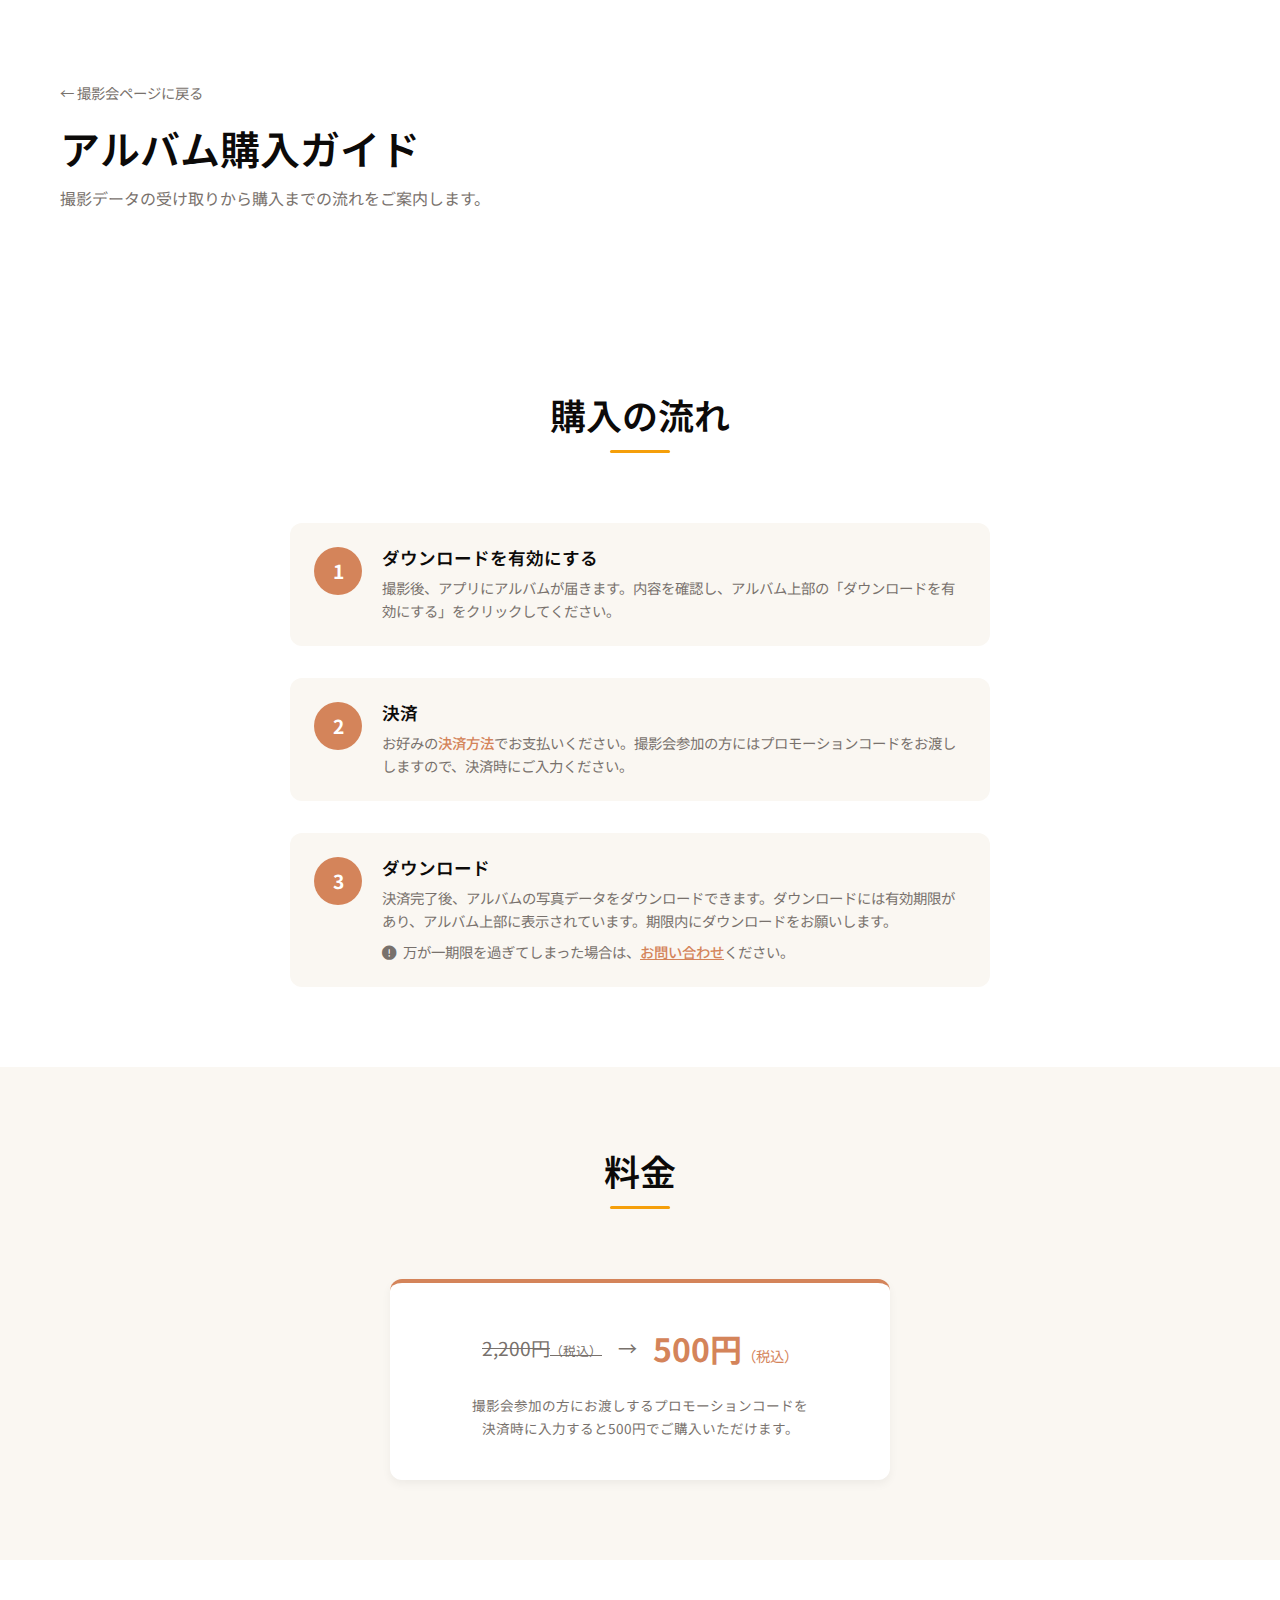
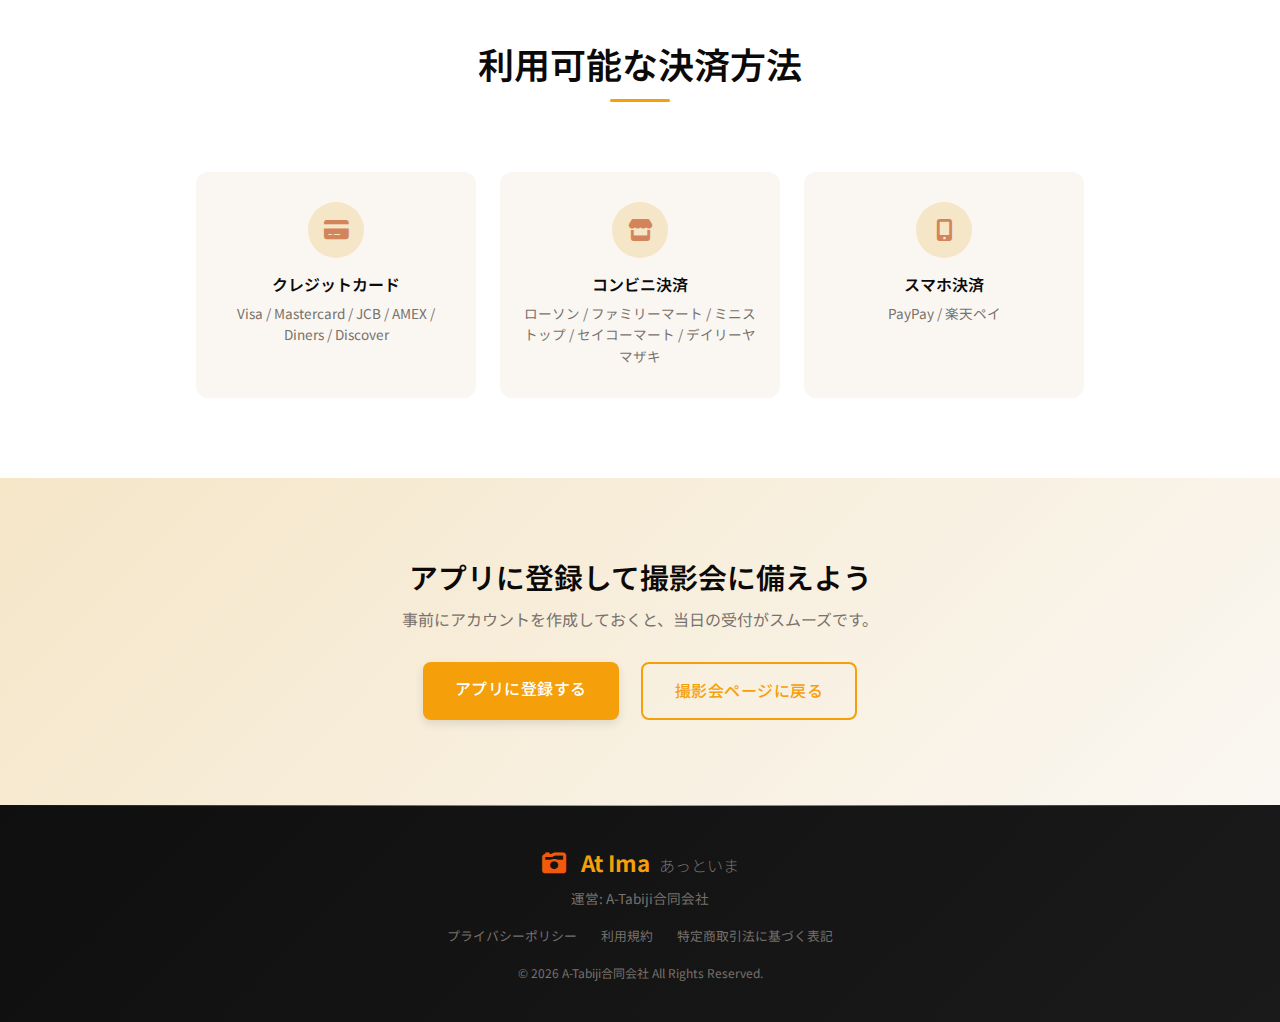
<file: trial/album-guide.html>
<!DOCTYPE html>
<html lang="ja">
  <head>
    <meta charset="UTF-8" />
    <meta name="viewport" content="width=device-width, initial-scale=1.0" />
    <title>アルバム購入ガイド | At Ima</title>
    <meta name="description" content="At Imaのアルバム購入方法をご案内します。撮影データの受け取りから決済、ダウンロードまでの流れを説明します。" />

    <link rel="stylesheet" href="../css/style-amber.css" />
    <link rel="stylesheet" href="style.css" />
    <link
      rel="stylesheet"
      href="https://cdnjs.cloudflare.com/ajax/libs/font-awesome/6.0.0/css/all.min.css"
    />
    <link rel="preconnect" href="https://fonts.googleapis.com" />
    <link rel="preconnect" href="https://fonts.gstatic.com" crossorigin />
    <link
      href="https://fonts.googleapis.com/css2?family=Noto+Sans+JP:wght@300;400;500;700&display=swap"
      rel="stylesheet"
    />
    <link rel="stylesheet" href="album-guide.css" />
  </head>
  <body class="trial-page">

    <!-- ヘッダー -->
    <section class="guide-header">
      <div class="container">
        <p class="guide-back"><a href="./">&larr; 撮影会ページに戻る</a></p>
        <h1>アルバム購入ガイド</h1>
        <p class="guide-lead">撮影データの受け取りから購入までの流れをご案内します。</p>
      </div>
    </section>

    <!-- 購入の流れ -->
    <section class="guide-flow">
      <div class="container">
        <div class="text-center">
          <h2 class="section-title">購入の流れ</h2>
        </div>
        <div class="guide-flow-steps">
          <div class="guide-flow-step">
            <div class="guide-flow-number">1</div>
            <div class="guide-flow-content">
              <h3>ダウンロードを有効にする</h3>
              <p>撮影後、アプリにアルバムが届きます。内容を確認し、アルバム上部の「ダウンロードを有効にする」をクリックしてください。</p>
            </div>
          </div>
          <div class="guide-flow-step">
            <div class="guide-flow-number">2</div>
            <div class="guide-flow-content">
              <h3>決済</h3>
              <p>お好みの<a href="#payment-methods">決済方法</a>でお支払いください。撮影会参加の方にはプロモーションコードをお渡ししますので、決済時にご入力ください。</p>
            </div>
          </div>
          <div class="guide-flow-step">
            <div class="guide-flow-number">3</div>
            <div class="guide-flow-content">
              <h3>ダウンロード</h3>
              <p>決済完了後、アルバムの写真データをダウンロードできます。ダウンロードには有効期限があり、アルバム上部に表示されています。期限内にダウンロードをお願いします。</p>
              <p class="guide-flow-caution"><i class="fas fa-exclamation-circle"></i> 万が一期限を過ぎてしまった場合は、<a href="mailto:info@atabiji.com">お問い合わせ</a>ください。</p>
            </div>
          </div>
        </div>
      </div>
    </section>

    <!-- 料金 -->
    <section class="guide-pricing">
      <div class="container">
        <div class="text-center">
          <h2 class="section-title">料金</h2>
        </div>
        <div class="guide-pricing-card">
          <div class="guide-pricing-amount">
            <span class="guide-pricing-original">2,200円<small>（税込）</small></span>
            <span class="guide-pricing-arrow">&rarr;</span>
            <span class="guide-pricing-campaign">500円<small>（税込）</small></span>
          </div>
          <p class="guide-pricing-note">撮影会参加の方にお渡しするプロモーションコードを<br />決済時に入力すると500円でご購入いただけます。</p>
        </div>
      </div>
    </section>

    <!-- 決済方法 -->
    <section class="guide-payment" id="payment-methods">
      <div class="container">
        <div class="text-center">
          <h2 class="section-title">利用可能な決済方法</h2>
        </div>
        <div class="guide-payment-grid">
          <div class="guide-payment-item">
            <div class="guide-payment-icon">
              <i class="fas fa-credit-card"></i>
            </div>
            <h3>クレジットカード</h3>
            <p>Visa / Mastercard / JCB / AMEX / Diners / Discover</p>
          </div>
          <div class="guide-payment-item">
            <div class="guide-payment-icon">
              <i class="fas fa-store"></i>
            </div>
            <h3>コンビニ決済</h3>
            <p>ローソン / ファミリーマート / ミニストップ / セイコーマート / デイリーヤマザキ</p>
          </div>
          <div class="guide-payment-item">
            <div class="guide-payment-icon">
              <i class="fas fa-mobile-alt"></i>
            </div>
            <h3>スマホ決済</h3>
            <p>PayPay / 楽天ペイ</p>
          </div>
        </div>
      </div>
    </section>

    <!-- CTA -->
    <section class="guide-cta">
      <div class="container">
        <h2>アプリに登録して撮影会に備えよう</h2>
        <p>事前にアカウントを作成しておくと、当日の受付がスムーズです。</p>
        <div class="guide-cta-buttons">
          <a href="https://atima-photo-share-user.web.app/" class="btn">アプリに登録する</a>
          <a href="./" class="btn btn-outline">撮影会ページに戻る</a>
        </div>
      </div>
    </section>

    <!-- フッター -->
    <footer class="trial-footer">
      <div class="container">
        <div class="trial-footer-brand">
          <i class="fas fa-camera-retro logo-icon"></i>
          At Ima <span>あっといま</span>
        </div>
        <p class="trial-footer-company">運営: A-Tabiji合同会社</p>
        <div class="trial-footer-links">
          <a href="../privacy-policy.html">プライバシーポリシー</a>
          <a href="../terms-of-service.html">利用規約</a>
          <a href="../tokusho.html">特定商取引法に基づく表記</a>
        </div>
        <p class="trial-footer-copyright">&copy; 2026 A-Tabiji合同会社 All Rights Reserved.</p>
      </div>
    </footer>

  </body>
</html>
</file>
<file: css/style-amber.css>
/* 
 * At Ima ランディングページ - アンバーバージョン
 * 温かみのあるアンバーカラーを基調としたスタイリング
 */

/* 変数定義 */
:root {
  /* メインカラー - HSL値を使用 */
  --color-primary: hsl(
    38,
    92%,
    50%
  ); /* アンバー: 明るい黄色がかったオレンジ色 */
  --color-secondary: hsl(38, 92%, 40%); /* より暗いアンバー */
  --color-accent: hsl(20, 90%, 50%); /* アクセントカラー: 補色的なオレンジ */

  /* サポートカラー */
  --color-muted: hsl(60, 4.8%, 95.9%); /* 薄いグレー */
  --color-background: hsl(0, 0%, 100%); /* 背景色: 白 */
  --color-text: hsl(20, 14.3%, 4.1%); /* テキスト: 暗いグレー */
  --color-text-muted: hsl(25, 5.3%, 44.7%); /* ミュートテキスト: 中間のグレー */
  --color-border: hsl(20, 5.9%, 90%); /* ボーダー: 薄いグレー */

  /* セクション特有の色 */
  --color-amber-50: hsl(
    38,
    92%,
    95%
  ); /* アンバーの薄い色: セクションの背景色 */
  --color-amber-100: hsl(
    38,
    92%,
    92%
  ); /* より薄いアンバー：ステークホルダーセクション用 */
  --color-amber-200: hsl(38, 92%, 88%); /* CTAセクション用のより濃いアンバー */
  --color-rose-500: hsl(350, 89%, 60%); /* ローズ: カメラマン応募ボタン */
  --color-rose-600: hsl(350, 89%, 50%); /* より濃いローズ */
  --color-gray-50: hsl(210, 20%, 98%); /* フッターの背景色 */

  /* その他の変数 */
  --box-shadow: 0 4px 10px rgba(0, 0, 0, 0.05);
  --box-shadow-hover: 0 6px 20px rgba(0, 0, 0, 0.1);
  --transition: all 0.3s ease;
  --border-radius: 8px;
  --border-radius-large: 12px;

  /* 既存の変数に加えて、RGB値も定義 */
  --color-primary-rgb: 255, 169, 27; /* アンバーのRGB値 */
  --color-accent-rgb: 255, 112, 52; /* アクセントカラーのRGB値 */
}

/* リセットとベーススタイル */
* {
  margin: 0;
  padding: 0;
  box-sizing: border-box;
}

html {
  scroll-behavior: smooth;
}

body {
  font-family: "Noto Sans JP", sans-serif;
  color: var(--color-text);
  background-color: var(--color-background);
  line-height: 1.6;
  font-size: 16px;
  font-weight: 400;
}

h1,
h2,
h3,
h4,
h5,
h6 {
  line-height: 1.3;
  margin-bottom: 20px;
  font-weight: 600;
  color: var(--color-text);
}

p {
  margin-bottom: 20px;
  color: var(--color-text);
}

a {
  color: var(--color-primary);
  text-decoration: none;
  transition: var(--transition);
}

a:hover {
  color: var(--color-secondary);
}

.container {
  max-width: 1200px;
  margin: 0 auto;
  padding: 0 20px;
}

section {
  padding: 80px 0;
}

.text-center {
  text-align: center;
}

/* フォントサイズ設定 */
h1 {
  font-size: clamp(1.875rem, 5vw, 2.5rem); /* text-3xl〜text-6xl */
}

h2 {
  font-size: clamp(1.5rem, 4vw, 2.25rem); /* text-3xl〜text-4xl */
}

h3 {
  font-size: clamp(1.25rem, 3vw, 1.5rem); /* text-xl〜text-2xl */
}

/* セクションタイトル */
.section-title {
  font-size: clamp(1.5rem, 4vw, 2.25rem);
  margin-bottom: 30px;
  position: relative;
  display: inline-block;
  color: var(--color-text);
  padding-bottom: 15px;
}

.section-title:after {
  content: "";
  position: absolute;
  bottom: 0;
  left: 50%;
  transform: translateX(-50%);
  width: 60px;
  height: 3px;
  background-color: var(--color-primary);
  border-radius: 3px;
}

/* ボタン */
.btn {
  display: inline-block;
  padding: 14px 32px;
  background-color: var(--color-primary);
  color: white;
  text-decoration: none;
  border-radius: 8px;
  font-weight: 500;
  transition: var(--transition);
  border: none;
  cursor: pointer;
  font-size: 1rem;
  margin: 5px;
  letter-spacing: 0.5px;
  box-shadow: 0 4px 10px rgba(0, 0, 0, 0.1);
}

.btn:hover {
  background-color: var(--color-secondary);
  transform: translateY(-3px);
  box-shadow: 0 6px 15px rgba(0, 0, 0, 0.15);
  color: white;
}

.btn-secondary {
  background-color: var(--color-accent);
  color: white;
}

.btn-secondary:hover {
  background-color: hsl(20, 90%, 45%);
}

.btn-rose {
  background-color: var(--color-rose-500);
  color: white;
}

.btn-rose:hover {
  background-color: var(--color-rose-600);
}

.btn-outline {
  background-color: transparent;
  border: 2px solid var(--color-primary);
  color: var(--color-primary);
  box-shadow: none;
}

.btn-outline:hover {
  background-color: var(--color-primary);
  color: white;
  box-shadow: 0 4px 10px rgba(0, 0, 0, 0.1);
}

/* ヘッダー */
header {
  background-color: var(--color-background);
  box-shadow: var(--box-shadow);
  position: fixed;
  width: 100%;
  z-index: 1000;
  padding: 15px 0;
  transition: var(--transition);
}

.header-scrolled {
  padding: 10px 0;
}

.header-container {
  display: flex;
  justify-content: space-between;
  align-items: center;
}

.logo {
  font-size: 1.8rem;
  font-weight: 700;
  color: var(--color-primary);
  display: flex;
  align-items: center;
  margin-bottom: 20px;
  white-space: nowrap; /* 改行を防ぐ */
}

.logo span {
  font-weight: 300;
  color: var(--color-text-muted);
  font-size: 1.4rem;
  margin-left: 5px;
  white-space: nowrap; /* 改行を防ぐ */
}

.logo-icon {
  margin-right: 10px;
  font-size: 1.5rem;
  color: var(--color-accent);
}

.nav-menu {
  display: flex;
}

.nav-menu a {
  margin-left: 30px;
  color: var(--color-text);
  font-weight: 500;
  position: relative;
}

.nav-menu a::before {
  content: "";
  position: absolute;
  bottom: -5px;
  left: 0;
  width: 0;
  height: 2px;
  background-color: var(--color-primary);
  transition: var(--transition);
  border-radius: 2px;
}

.nav-menu a:hover {
  color: var(--color-primary);
}

.nav-menu a:hover::before {
  width: 100%;
}

.mobile-menu-btn {
  display: none;
  background: none;
  border: none;
  cursor: pointer;
  position: relative;
  width: 30px;
  height: 20px;
}

.mobile-menu-btn span,
.mobile-menu-btn span::before,
.mobile-menu-btn span::after {
  display: block;
  position: absolute;
  width: 100%;
  height: 2px;
  background-color: var(--color-text);
  transition: var(--transition);
}

.mobile-menu-btn span {
  top: 50%;
  transform: translateY(-50%);
}

.mobile-menu-btn span::before {
  content: "";
  top: -8px;
}

.mobile-menu-btn span::after {
  content: "";
  bottom: -8px;
}

.mobile-menu-btn.active span {
  background-color: transparent;
}

.mobile-menu-btn.active span::before {
  transform: translateY(8px) rotate(45deg);
}

.mobile-menu-btn.active span::after {
  transform: translateY(-8px) rotate(-45deg);
}

/* ダークテーマCTA（推奨スタイル） */
.cta {
  background: linear-gradient(
    135deg,
    var(--color-primary) 0%,
    var(--color-secondary) 50%,
    var(--color-accent) 100%
  );
  color: white;
  position: relative;
  overflow: hidden;
  padding: 100px 0;
}

.cta::before {
  content: "";
  position: absolute;
  top: 0;
  left: 0;
  right: 0;
  bottom: 0;
  background: radial-gradient(
      circle at 20% 50%,
      rgba(255, 255, 255, 0.1) 0%,
      transparent 50%
    ),
    radial-gradient(
      circle at 80% 20%,
      rgba(255, 255, 255, 0.1) 0%,
      transparent 50%
    );
  z-index: 1;
}

.cta .container {
  position: relative;
  z-index: 2;
}

.cta h2 {
  color: white;
  font-size: clamp(2rem, 5vw, 3rem);
  margin-bottom: 25px;
  text-align: center;
  text-shadow: 0 2px 4px rgba(0, 0, 0, 0.3);
}

.cta p {
  color: rgba(255, 255, 255, 0.95);
  font-size: clamp(1.1rem, 2.5vw, 1.3rem);
  text-align: center;
  max-width: 800px;
  margin: 0 auto 50px auto;
  line-height: 1.8;
  padding: 0 20px;
}

.cta-buttons {
  display: flex;
  justify-content: center;
  gap: 20px;
  flex-wrap: wrap;
  margin-top: 40px;
}

.cta .btn {
  padding: 18px 36px;
  font-size: 1.1rem;
  font-weight: 600;
  border-radius: 50px;
  text-decoration: none;
  transition: all 0.4s ease;
  border: 2px solid transparent;
  position: relative;
  overflow: hidden;
  min-width: 200px;
  text-align: center;
  box-shadow: 0 8px 25px rgba(0, 0, 0, 0.2);
}

.cta .btn::before {
  content: "";
  position: absolute;
  top: 0;
  left: -100%;
  width: 100%;
  height: 100%;
  background: linear-gradient(
    90deg,
    transparent,
    rgba(255, 255, 255, 0.3),
    transparent
  );
  transition: left 0.5s ease;
}

.cta .btn:hover::before {
  left: 100%;
}

.cta .btn-secondary {
  background: white;
  color: var(--color-primary);
  border-color: white;
  font-weight: 700;
}

.cta .btn-secondary:hover {
  background: var(--color-amber-50);
  transform: translateY(-3px);
  box-shadow: 0 12px 35px rgba(255, 255, 255, 0.3);
  color: var(--color-primary);
}

.cta .btn:not(.btn-secondary):not(.btn-outline) {
  background: rgba(255, 255, 255, 0.2);
  color: white;
  border-color: rgba(255, 255, 255, 0.3);
  backdrop-filter: blur(10px);
}

.cta .btn:not(.btn-secondary):not(.btn-outline):hover {
  background: rgba(255, 255, 255, 0.3);
  transform: translateY(-3px);
  box-shadow: 0 12px 35px rgba(255, 255, 255, 0.2);
  color: white;
}

.cta .btn-outline {
  background: transparent;
  color: white;
  border-color: rgba(255, 255, 255, 0.5);
}

.cta .btn-outline:hover {
  background: rgba(255, 255, 255, 0.1);
  border-color: white;
  transform: translateY(-3px);
  box-shadow: 0 12px 35px rgba(255, 255, 255, 0.2);
  color: white;
}

/* 装飾パーティクル */
.cta-circle {
  position: absolute;
  border-radius: 50%;
  background: radial-gradient(
    circle,
    rgba(255, 255, 255, 0.1) 0%,
    transparent 70%
  );
  animation: float 8s ease-in-out infinite;
}

.cta .circle-1 {
  width: 400px;
  height: 400px;
  top: -200px;
  right: -200px;
  animation-delay: 0s;
}

.cta .circle-2 {
  width: 300px;
  height: 300px;
  bottom: -150px;
  left: -150px;
  animation-delay: 4s;
}

@keyframes float {
  0%,
  100% {
    transform: translateY(0px) rotate(0deg);
    opacity: 0.7;
  }
  50% {
    transform: translateY(-20px) rotate(180deg);
    opacity: 1;
  }
}

/* カード型フッター（推奨スタイル） */
footer {
  background: linear-gradient(135deg, #0f0f0f 0%, #1a1a1a 100%);
  color: white;
  padding: 80px 0 0 0;
  position: relative;
  overflow: hidden;
}

footer::before {
  content: "";
  position: absolute;
  top: 0;
  left: 0;
  right: 0;
  height: 1px;
  background: linear-gradient(
    90deg,
    transparent,
    var(--color-primary),
    transparent
  );
}

.footer-wrapper {
  display: flex;
  flex-direction: column;
  gap: 60px;
}

.footer-main {
  display: grid;
  grid-template-columns: 1fr 2fr;
  gap: 60px;
  align-items: start;
}

.footer-brand {
  background: rgba(255, 255, 255, 0.02);
  padding: 40px;
  border-radius: var(--border-radius-large);
  border: 1px solid rgba(255, 255, 255, 0.1);
  backdrop-filter: blur(10px);
  transition: var(--transition);
}

.footer-brand:hover {
  transform: translateY(-5px);
  box-shadow: 0 20px 40px rgba(0, 0, 0, 0.3);
  border-color: rgba(255, 169, 27, 0.3);
}

.footer-logo {
  font-size: 1.8rem;
  font-weight: 700;
  color: var(--color-primary);
  display: flex;
  align-items: center;
  margin-bottom: 20px;
  white-space: nowrap; /* 改行を防ぐ */
}

.footer-logo span {
  font-weight: 300;
  color: rgba(255, 255, 255, 0.8);
  font-size: 1.4rem;
  margin-left: 5px;
  white-space: nowrap; /* 改行を防ぐ */
}

.footer-logo .logo-icon {
  margin-right: 10px;
  font-size: 1.5rem;
  color: var(--color-accent);
}

.footer-brand p {
  color: rgba(255, 255, 255, 0.8);
  line-height: 1.7;
  margin-bottom: 30px;
}

.social-icons {
  display: flex;
  gap: 15px;
}

.social-icons a {
  display: flex;
  align-items: center;
  justify-content: center;
  width: 45px;
  height: 45px;
  background: rgba(255, 255, 255, 0.1);
  border-radius: 50%;
  color: rgba(255, 255, 255, 0.7);
  transition: var(--transition);
  backdrop-filter: blur(10px);
  border: 1px solid rgba(255, 255, 255, 0.1);
}

.social-icons a:hover {
  background: var(--color-primary);
  color: white;
  transform: translateY(-3px);
  box-shadow: 0 10px 25px rgba(255, 169, 27, 0.3);
}

.footer-links-container {
  display: grid;
  grid-template-columns: repeat(auto-fit, minmax(200px, 1fr));
  gap: 40px;
}

.footer-links-group {
  background: rgba(255, 255, 255, 0.02);
  padding: 30px;
  border-radius: var(--border-radius-large);
  border: 1px solid rgba(255, 255, 255, 0.05);
  transition: var(--transition);
}

.footer-links-group:hover {
  transform: translateY(-3px);
  background: rgba(255, 255, 255, 0.05);
  border-color: rgba(255, 169, 27, 0.2);
}

.footer-links-group h4 {
  color: var(--color-primary);
  font-size: 1.2rem;
  margin-bottom: 20px;
  font-weight: 600;
  position: relative;
}

.footer-links-group h4::after {
  content: "";
  position: absolute;
  bottom: -8px;
  left: 0;
  width: 30px;
  height: 2px;
  background: linear-gradient(90deg, var(--color-primary), var(--color-accent));
  border-radius: 2px;
}

.footer-links {
  list-style: none;
  padding: 0;
  margin: 0;
}

.footer-links li {
  margin-bottom: 12px;
}

.footer-links a {
  color: rgba(255, 255, 255, 0.7);
  text-decoration: none;
  transition: var(--transition);
  display: flex;
  align-items: center;
  padding: 8px 0;
  border-radius: 6px;
  position: relative;
}

.footer-links a::before {
  content: "";
  position: absolute;
  left: 0;
  top: 50%;
  transform: translateY(-50%);
  width: 3px;
  height: 0;
  background: var(--color-primary);
  transition: height 0.3s ease;
  border-radius: 2px;
}

.footer-links a:hover {
  color: var(--color-primary);
  padding-left: 15px;
}

.footer-links a:hover::before {
  height: 100%;
}

.footer-contact {
  font-style: normal;
  color: rgba(255, 255, 255, 0.7);
  line-height: 1.6;
}

.footer-contact a {
  color: var(--color-primary);
  text-decoration: none;
  transition: var(--transition);
}

.footer-contact a:hover {
  color: var(--color-accent);
  text-decoration: underline;
}

.footer-bottom {
  display: flex;
  justify-content: space-between;
  align-items: center;
  padding: 30px 0;
  border-top: 1px solid rgba(255, 255, 255, 0.1);
  background: rgba(0, 0, 0, 0.2);
}

.copyright {
  color: rgba(255, 255, 255, 0.6);
  margin: 0;
  font-size: 0.9rem;
}

.footer-bottom-links {
  display: flex;
  gap: 30px;
}

.footer-bottom-links a {
  color: rgba(255, 255, 255, 0.6);
  text-decoration: none;
  font-size: 0.9rem;
  transition: var(--transition);
}

.footer-bottom-links a:hover {
  color: var(--color-primary);
}

/* ヒーローセクション */
.hero {
  min-height: 100vh;
  display: flex;
  align-items: center;
  background-color: var(--color-amber-50);
  background-size: cover;
  background-position: center;
  padding-top: 80px;
  position: relative;
  overflow: hidden; /* はみ出しを防ぐ */
  padding-bottom: 80px;
}

.hero .container {
  display: flex;
  justify-content: space-between;
  align-items: center;
  position: relative;
  z-index: 2;
  gap: 40px;
  width: 100%;
}

.hero-content {
  flex: 1 1 auto;
  max-width: min(50%, 600px);
  position: relative;
  z-index: 2;
}

.hero-image {
  position: relative;
  flex: 1 1 auto;
  display: flex;
  justify-content: center;
  align-items: center;
  min-height: clamp(300px, 40vh, 500px);
  max-width: 50%;
}

.main-image {
  width: min(100%, 500px);
  height: clamp(250px, 30vh, 350px);
  border-radius: var(--border-radius-large);
  box-shadow: 0 15px 30px rgba(0, 0, 0, 0.1);
  object-fit: cover;
  transition: var(--transition);
  position: relative;
  z-index: 1;
}

.floating-image {
  position: absolute;
  border-radius: var(--border-radius);
  box-shadow: 0 8px 20px rgba(0, 0, 0, 0.08);
  object-fit: cover;
  transition: var(--transition);
  border: 3px solid white;
}

.floating-1 {
  width: min(250px, 35vw);
  height: clamp(120px, 20vh, 160px);
  top: clamp(-30px, -5vh, -20px);
  right: clamp(-20px, -3vw, -15px);
  transform: rotate(-5deg);
  z-index: 2;
}

.floating-2 {
  width: min(200px, 30vw);
  height: clamp(100px, 18vh, 140px);
  bottom: clamp(-20px, -4vh, -15px);
  left: clamp(-15px, -2vw, -10px);
  transform: rotate(8deg);
  z-index: 2;
}

.hero:hover .floating-1 {
  transform: rotate(-3deg) translateY(-5px);
}

.hero:hover .floating-2 {
  transform: rotate(5deg) translateY(5px);
}

.hero-subtitle {
  font-size: 1.5rem;
  margin-bottom: 30px;
  color: var(--color-accent);
  font-weight: 500;
  position: relative;
}

.hero-buttons {
  display: flex;
  flex-wrap: wrap;
  margin-top: 30px;
}

/* 課題セクション */
.problems {
  background-color: var(--color-background);
  position: relative;
}

.problem-container {
  display: flex;
  flex-wrap: wrap;
  justify-content: space-between;
  margin-top: 50px;
}

.problem-item {
  flex-basis: calc(33.33% - 20px);
  background-color: var(--color-muted);
  padding: 30px;
  border-radius: var(--border-radius);
  box-shadow: var(--box-shadow);
  margin-bottom: 30px;
  text-align: center;
  transition: var(--transition);
  border-top: 3px solid var(--color-primary);
}

.problem-item:hover {
  transform: translateY(-5px);
  box-shadow: var(--box-shadow-hover);
}

.problem-icon {
  width: 70px;
  height: 70px;
  background-color: var(--color-amber-50);
  color: var(--color-primary);
  display: flex;
  align-items: center;
  justify-content: center;
  font-size: 30px;
  margin: 0 auto 25px;
  border-radius: 50%;
}

/* 特徴セクション */
.features {
  background-color: var(--color-amber-50);
  position: relative;
}

.feature-container {
  display: flex;
  flex-wrap: wrap;
  justify-content: space-between;
  margin-top: 50px;
}

.feature-item {
  flex-basis: calc(33.33% - 30px);
  margin-bottom: 40px;
  text-align: center;
  padding: 30px 20px;
  border-radius: var(--border-radius);
  transition: var(--transition);
  background-color: var(--color-background);
  box-shadow: var(--box-shadow);
}

.feature-item:hover {
  transform: translateY(-5px);
  box-shadow: var(--box-shadow-hover);
}

.feature-icon {
  width: 80px;
  height: 80px;
  background-color: var(--color-amber-50);
  color: var(--color-primary);
  display: flex;
  align-items: center;
  justify-content: center;
  font-size: 35px;
  margin: 0 auto 25px;
  border-radius: 50%;
  position: relative;
}

.feature-title {
  font-size: 1.4rem;
  margin-bottom: 15px;
  color: var(--color-text);
}

.feature-image {
  margin-top: 25px;
  overflow: hidden;
  border-radius: var(--border-radius);
}

.feature-image img {
  width: 100%;
  height: auto;
  display: block;
  transition: var(--transition);
}

.feature-item:hover .feature-image img {
  transform: scale(1.05);
}

/* 利用の流れセクション */
.how-it-works {
  background-color: var(--color-background);
  position: relative;
}

.steps-container {
  display: flex;
  justify-content: space-between;
  margin-top: 50px;
  position: relative;
}

.steps-container:before {
  content: "";
  position: absolute;
  top: 50px;
  left: 60px;
  width: calc(100% - 120px);
  height: 2px;
  background-color: var(--color-border);
  z-index: 1;
}

.step {
  flex-basis: 25%;
  text-align: center;
  position: relative;
  z-index: 2;
}

.step-number {
  width: 60px;
  height: 60px;
  background-color: var(--color-primary);
  color: white;
  border-radius: 50%;
  display: flex;
  justify-content: center;
  align-items: center;
  margin: 0 auto 25px;
  font-size: 1.5rem;
  font-weight: bold;
  box-shadow: 0 5px 15px rgba(0, 0, 0, 0.1);
  position: relative;
  transition: var(--transition);
}

.step:hover .step-number {
  transform: translateY(-5px);
  box-shadow: 0 8px 20px rgba(0, 0, 0, 0.15);
}

.step h3 {
  margin-bottom: 10px;
  color: var(--color-text);
}

.step-image {
  margin-top: 20px;
}

.step-image img {
  width: 120px;
  height: 120px;
  border-radius: 50%;
  object-fit: cover;
  border: 4px solid var(--color-amber-50);
  transition: var(--transition);
}

.step:hover .step-image img {
  transform: scale(1.05);
  border-color: var(--color-primary);
}

/* 声のセクション */
.voices {
  background-color: var(--color-amber-50);
  position: relative;
}

.voice-container {
  display: flex;
  flex-wrap: wrap;
  justify-content: space-between;
  margin-top: 50px;
}

.voice-item {
  flex-basis: calc(50% - 30px);
  background-color: var(--color-background);
  padding: 40px;
  border-radius: var(--border-radius-large);
  box-shadow: var(--box-shadow);
  margin-bottom: 40px;
  transition: var(--transition);
  border-left: 4px solid var(--color-primary);
}

.voice-item:hover {
  transform: translateY(-5px);
  box-shadow: var(--box-shadow-hover);
}

.voice-image {
  text-align: center;
  margin-bottom: 25px;
}

.voice-user-image {
  width: 80px;
  height: 80px;
  border-radius: 50%;
  object-fit: cover;
  border: 3px solid var(--color-amber-50);
  transition: var(--transition);
}

.voice-item:hover .voice-user-image {
  border-color: var(--color-primary);
  transform: scale(1.05);
}

.voice-text {
  font-style: italic;
  color: var(--color-text);
  line-height: 1.7;
  margin-bottom: 20px;
  position: relative;
}

.voice-text::before {
  content: "\201C"; /* Unicode文字でダブルクォーテーションを表現 */
  font-size: 3rem;
  color: var(--color-primary);
  position: absolute;
  top: -15px;
  left: -20px;
  font-family: serif;
}

.voice-author {
  font-weight: 600;
  color: var(--color-accent);
  text-align: right;
  margin-bottom: 25px;
}

.voice-sample {
  text-align: center;
  border-radius: var(--border-radius);
  overflow: hidden;
}

.voice-sample img {
  width: 100%;
  height: 200px;
  object-fit: cover;
  transition: var(--transition);
}

.voice-item:hover .voice-sample img {
  transform: scale(1.05);
}

/* ステークホルダーセクション */
.stakeholders {
  background-color: var(--color-amber-100);
  position: relative;
}

.stakeholder-tabs {
  display: flex;
  justify-content: center;
  margin-bottom: 50px;
  gap: 10px;
  flex-wrap: wrap;
}

.stakeholder-tab {
  background: transparent;
  border: 2px solid var(--color-border);
  color: var(--color-text-muted);
  padding: 15px 25px;
  border-radius: 50px;
  cursor: pointer;
  transition: var(--transition);
  font-weight: 500;
  display: flex;
  align-items: center;
  gap: 10px;
}

.stakeholder-tab.active,
.stakeholder-tab:hover {
  border-color: var(--color-primary);
  color: var(--color-primary);
  background: var(--color-background);
  transform: translateY(-2px);
}

.stakeholder-content {
  display: none;
}

.stakeholder-content.active {
  display: block;
}

.stakeholder-hero-tab {
  display: flex;
  align-items: center;
  gap: 60px;
  background: var(--color-background);
  border-radius: var(--border-radius-large);
  padding: 50px;
  box-shadow: var(--box-shadow);
  margin-bottom: 40px;
}

.hero-content-tab {
  flex: 1;
}

.hero-visual-tab {
  flex: 1;
  position: relative;
}

.hero-badge {
  display: inline-flex;
  align-items: center;
  gap: 8px;
  background: var(--color-amber-50);
  color: var(--color-primary);
  padding: 8px 16px;
  border-radius: 20px;
  font-size: 0.9rem;
  font-weight: 500;
  margin-bottom: 20px;
}

.photographer-badge {
  background: rgba(220, 38, 127, 0.1);
  color: var(--color-rose-500);
}

.location-badge {
  background: rgba(34, 197, 94, 0.1);
  color: #22c55e;
}

.hero-content-tab h3 {
  font-size: clamp(1.5rem, 3vw, 2rem);
  margin-bottom: 15px;
  color: var(--color-text);
}

.hero-subtitle {
  color: var(--color-text-muted);
  margin-bottom: 30px;
  font-size: 1.1rem;
}

.hero-features-tab {
  display: flex;
  flex-wrap: wrap;
  gap: 15px;
  margin: 30px 0;
}

.feature-highlight {
  display: flex;
  align-items: center;
  gap: 8px;
  background: var(--color-amber-50);
  padding: 8px 15px;
  border-radius: 20px;
  color: var(--color-text);
  font-size: 0.9rem;
  font-weight: 500;
}

.feature-highlight i {
  color: var(--color-primary);
}

.benefits-list {
  margin: 30px 0;
}

.benefit-item {
  display: flex;
  gap: 15px;
  margin-bottom: 25px;
}

.benefit-icon {
  width: 50px;
  height: 50px;
  background: var(--color-amber-50);
  border-radius: 50%;
  display: flex;
  align-items: center;
  justify-content: center;
  color: var(--color-primary);
  font-size: 1.2rem;
  flex-shrink: 0;
}

.benefit-title {
  font-size: 1.1rem;
  margin-bottom: 8px;
  color: var(--color-text);
}

.hero-cta-tab {
  margin-top: 40px;
}

.btn-hero {
  display: inline-flex;
  align-items: center;
  gap: 10px;
  padding: 16px 32px;
  border-radius: 50px;
  text-decoration: none;
  font-weight: 600;
  transition: var(--transition);
  margin-bottom: 10px;
}

.btn-primary {
  background: linear-gradient(
    45deg,
    var(--color-primary),
    var(--color-secondary)
  );
  color: white;
  box-shadow: 0 8px 25px rgba(255, 169, 27, 0.3);
}

.btn-primary:hover {
  transform: translateY(-3px);
  box-shadow: 0 12px 35px rgba(255, 169, 27, 0.4);
  color: white;
}

.btn-photographer {
  background: linear-gradient(
    45deg,
    var(--color-rose-500),
    var(--color-rose-600)
  );
  color: white;
  box-shadow: 0 8px 25px rgba(220, 38, 127, 0.3);
}

.btn-photographer:hover {
  transform: translateY(-3px);
  box-shadow: 0 12px 35px rgba(220, 38, 127, 0.4);
  color: white;
}

.btn-location {
  background: linear-gradient(45deg, #22c55e, #16a34a);
  color: white;
  box-shadow: 0 8px 25px rgba(34, 197, 94, 0.3);
}

.btn-location:hover {
  transform: translateY(-3px);
  box-shadow: 0 12px 35px rgba(34, 197, 94, 0.4);
  color: white;
}

.cta-note {
  display: block;
  font-size: 0.9rem;
  color: var(--color-text-muted);
  margin-top: 10px;
}

.main-visual-tab {
  width: 100%;
  height: 300px;
  object-fit: cover;
  border-radius: var(--border-radius-large);
  box-shadow: 0 15px 30px rgba(0, 0, 0, 0.1);
}

.feature-badges-tab {
  position: absolute;
  top: 0;
  left: 0;
  right: 0;
  bottom: 0;
  pointer-events: none; /* バッジ自体はクリック可能にする */
  z-index: 10;
}

/* 右上のバッジ */
.feature-badges-tab .badge:first-child {
  position: absolute;
  top: 15px;
  right: 15px;
  pointer-events: auto;
}

/* 左下のバッジ */
.feature-badges-tab .badge:nth-child(2) {
  position: absolute;
  bottom: 15px;
  left: 15px;
  pointer-events: auto;
}

/* 3つ目以降のバッジがある場合の追加配置 */
.feature-badges-tab .badge:nth-child(3) {
  position: absolute;
  top: 55px;
  right: 15px;
  pointer-events: auto;
}

.badge {
  display: flex;
  align-items: center;
  gap: 8px;
  background: rgba(255, 255, 255, 0.95);
  backdrop-filter: blur(10px);
  padding: 6px 12px;
  border-radius: 15px;
  box-shadow: 0 2px 10px rgba(0, 0, 0, 0.1);
  font-size: 0.8rem;
  font-weight: 500;
  color: var(--color-text);
  border: 1px solid rgba(255, 255, 255, 0.2);
  transition: var(--transition);
  max-width: calc(100% - 30px); /* 画像の端から15pxずつ余白を確保 */
  white-space: nowrap;
  overflow: hidden;
  text-overflow: ellipsis;
}

.badge:hover {
  background: white;
  transform: translateY(-2px);
  box-shadow: 0 4px 15px rgba(0, 0, 0, 0.15);
}

.badge i {
  color: var(--color-primary);
  font-size: 0.75rem;
  flex-shrink: 0;
}

/* レスポンシブデザイン */
@media (max-width: 1024px) {
  /* ヒーローセクションのタブレット対応 */
  .hero .container {
    gap: 30px;
  }

  .hero-content {
    max-width: 60%;
  }

  .hero-image {
    max-width: 40%;
  }

  .main-image {
    width: 100%;
    height: clamp(200px, 25vh, 300px);
  }

  .floating-1 {
    width: min(200px, 25vw);
    height: clamp(100px, 15vh, 130px);
    top: clamp(-25px, -4vh, -15px);
    right: clamp(-15px, -2vw, -10px);
  }

  .floating-2 {
    width: min(180px, 23vw);
    height: clamp(90px, 14vh, 120px);
    bottom: clamp(-15px, -3vh, -10px);
    left: clamp(-10px, -1.5vw, -5px);
  }

  .stakeholder-hero-tab {
    flex-direction: column;
    gap: 40px;
    text-align: center;
  }

  .hero-visual-tab {
    order: -1;
  }

  .footer-main {
    grid-template-columns: 1fr;
    gap: 40px;
  }

  .footer-links-container {
    grid-template-columns: repeat(2, 1fr);
  }
}

@media (max-width: 768px) {
  .nav-menu {
    display: none;
  }

  .mobile-menu-btn {
    display: block;
  }

  .nav-menu.active {
    display: flex;
    flex-direction: column;
    position: absolute;
    top: 100%;
    left: 0;
    right: 0;
    background-color: var(--color-background);
    padding: 20px;
    box-shadow: 0 10px 15px rgba(0, 0, 0, 0.1);
    z-index: 10;
  }

  .nav-menu.active a {
    margin: 10px 0;
  }

  .hero {
    min-height: auto;
    padding: 120px 0 80px;
  }

  .hero .container {
    flex-direction: column;
    text-align: center;
    gap: 40px;
  }

  .hero-content {
    max-width: 100%;
    order: 2;
  }

  .hero-image {
    max-width: 100%;
    order: 1;
    min-height: clamp(250px, 35vh, 350px);
  }

  .main-image {
    width: min(100%, 350px);
    height: clamp(200px, 25vh, 280px);
  }

  .floating-1,
  .floating-2 {
    display: none;
  }

  /* ボタンのモバイル最適化 */
  .hero-buttons {
    justify-content: center;
    gap: 15px;
  }

  .btn {
    min-width: 200px;
    text-align: center;
  }

  .problem-container,
  .feature-container {
    flex-direction: column;
  }

  .problem-item,
  .feature-item {
    flex-basis: 100%;
  }

  .steps-container {
    flex-direction: column;
    gap: 40px;
  }

  .steps-container:before {
    display: none;
  }

  .voice-container {
    flex-direction: column;
  }

  .voice-item {
    flex-basis: 100%;
  }

  .stakeholder-hero-tab {
    padding: 30px;
  }

  .hero-features-tab {
    justify-content: center;
  }

  .cta-buttons {
    flex-direction: column;
    align-items: center;
  }

  .cta .btn {
    min-width: 250px;
  }

  .footer-links-container {
    grid-template-columns: 1fr;
  }

  .footer-bottom {
    flex-direction: column;
    gap: 20px;
    text-align: center;
  }
}

@media (max-width: 480px) {
  .container {
    padding: 0 15px;
  }

  section {
    padding: 60px 0;
  }

  /* ヒーローセクションの小画面対応 */
  .hero {
    padding: 100px 0 60px;
  }

  .hero .container {
    gap: 30px;
  }

  .hero-image {
    min-height: clamp(200px, 30vh, 280px);
  }

  .main-image {
    width: min(100%, 280px);
    height: clamp(180px, 22vh, 230px);
  }

  /* タイトルサイズの調整 */
  h1 {
    font-size: clamp(1.5rem, 6vw, 2rem);
  }

  .hero-subtitle {
    font-size: clamp(1rem, 4vw, 1.2rem);
  }

  .stakeholder-tabs {
    flex-direction: column;
    align-items: center;
  }

  .stakeholder-tab {
    width: 200px;
    justify-content: center;
  }

  .hero-features-tab {
    flex-direction: column;
    align-items: center;
  }

  .feature-highlight {
    justify-content: center;
  }

  .footer-brand {
    padding: 30px;
  }

  .footer-links-group {
    padding: 20px;
  }
}

/* パフォーマンス最適化のためのプリロード */
/* ヒーロー画像は即座に読み込む - HTMLのloading属性で設定 */

/* フローティング画像は遅延読み込み - HTMLのloading属性で設定 */

/* アクセシビリティ向上 */
.hero-content:focus-within {
  outline: 2px solid var(--color-primary);
  outline-offset: 4px;
  border-radius: var(--border-radius);
}

.btn:focus {
  outline: 2px solid var(--color-primary);
  outline-offset: 2px;
}

/* 高コントラストモード対応 */
@media (prefers-contrast: high) {
  .floating-image {
    border-width: 4px;
    border-color: var(--color-text);
  }

  .hero-content {
    background: rgba(255, 255, 255, 0.9);
    padding: 20px;
    border-radius: var(--border-radius);
  }
}

/* 動きを減らす設定への対応 */
@media (prefers-reduced-motion: reduce) {
  .floating-image,
  .main-image,
  .btn,
  .hero:hover .floating-1,
  .hero:hover .floating-2 {
    transition: none;
    transform: none !important;
  }

  .hero:hover .floating-1 {
    transform: rotate(-5deg) !important;
  }

  .hero:hover .floating-2 {
    transform: rotate(8deg) !important;
  }
}
</file>
<file: trial/style.css>
/*
 * Trial LP - 公園撮影会 500円お試し
 * 広告クリエイティブと統一感のあるデザイン
 * ベース: style-amber.css の変数を活用
 */

/* ページ固有の変数 */
:root {
  --trial-soft-yellow: #F5E6C8;
  --trial-terracotta: #D4845A;
  --trial-off-white: #FAF7F2;
}

/* ヒーロー */
.trial-hero {
  background: linear-gradient(rgba(0, 0, 0, 0.35), rgba(0, 0, 0, 0.45)), url('hero-bg.jpg') center/cover no-repeat;
  padding: 120px 0 100px;
  text-align: center;
}

.trial-hero h1,
.trial-hero .trial-hero-lead,
.trial-hero .trial-hero-price {
  color: white;
}

.trial-hero h1 {
  font-size: clamp(2rem, 6vw, 3rem);
  font-weight: 700;
  margin-bottom: 16px;
  text-shadow: 0 2px 8px rgba(0, 0, 0, 0.3);
}

.trial-hero-lead {
  font-size: clamp(1.1rem, 3vw, 1.4rem);
  line-height: 1.7;
  margin-bottom: 12px;
}

.trial-hero-price {
  font-size: 1.2rem;
  color: white;
  margin-bottom: 28px;
  letter-spacing: 0.05em;
}

.trial-hero-price strong {
  font-size: clamp(2.5rem, 8vw, 4rem);
  color: #FFD9A0;
  text-shadow: 0 2px 8px rgba(0, 0, 0, 0.3);
}

.trial-hero-price small {
  font-size: 0.5em;
}

/* サービス説明 */
.trial-about {
  background-color: var(--color-background);
  padding: 80px 0;
}

.trial-about-grid {
  display: flex;
  flex-wrap: wrap;
  gap: 30px;
  margin-top: 40px;
  justify-content: center;
}

.trial-about-item {
  flex: 1 1 calc(25% - 30px);
  min-width: 200px;
  text-align: center;
  padding: 30px 20px;
  border-radius: var(--border-radius-large);
  background-color: var(--trial-off-white);
  transition: var(--transition);
}

.trial-about-item:hover {
  transform: translateY(-3px);
  box-shadow: var(--box-shadow-hover);
}

.trial-about-icon {
  width: 64px;
  height: 64px;
  background-color: var(--trial-soft-yellow);
  color: var(--trial-terracotta);
  border-radius: 50%;
  display: flex;
  align-items: center;
  justify-content: center;
  font-size: 24px;
  margin: 0 auto 20px;
}

.trial-about-item h3 {
  font-size: 1.15rem;
  margin-bottom: 10px;
}

.trial-about-item p {
  font-size: 0.9rem;
  color: var(--color-text-muted);
  margin-bottom: 0;
}

/* 開催情報 */
.trial-event {
  background-color: var(--trial-off-white);
  padding: 80px 0;
}

.trial-event-card {
  max-width: 600px;
  margin: 40px auto 0;
  background-color: var(--color-background);
  border-radius: var(--border-radius-large);
  box-shadow: var(--box-shadow);
  overflow: hidden;
  border-top: 4px solid var(--trial-terracotta);
}

.trial-event-detail {
  padding: 32px;
}

.trial-event-row {
  display: flex;
  align-items: baseline;
  padding: 14px 0;
  border-bottom: 1px solid var(--color-border);
}

.trial-event-row:last-child {
  border-bottom: none;
}

.trial-event-label {
  flex-shrink: 0;
  width: 110px;
  font-size: 0.85rem;
  font-weight: 500;
  color: var(--color-text-muted);
}

.trial-event-label i {
  margin-right: 6px;
  color: var(--trial-terracotta);
}

.trial-event-value {
  font-size: 1rem;
  color: var(--color-text);
}

.trial-event-value small {
  display: block;
  font-size: 0.8rem;
  color: var(--color-text-muted);
  margin-top: 4px;
}

.trial-price-original {
  text-decoration: line-through;
  color: var(--color-text-muted);
  font-size: 0.9rem;
}

.trial-price-campaign {
  color: var(--trial-terracotta);
  font-size: 1.3rem;
}

.trial-event-row-fee,
.trial-event-row-dates {
  align-items: flex-start;
}

.trial-event-date {
  display: block;
}

.trial-event-date + .trial-event-date {
  margin-top: 4px;
}

.trial-fee-item {
  display: block;
}

.trial-fee-item + .trial-fee-item {
  margin-top: 10px;
}

/* 料金・キャンペーン */
.trial-campaign {
  background-color: var(--trial-off-white);
  padding: 80px 0;
}

.trial-campaign-card {
  max-width: 720px;
  margin: 40px auto 0;
  background-color: var(--color-background);
  border-radius: var(--border-radius-large);
  box-shadow: var(--box-shadow);
  padding: 40px;
  border-top: 4px solid var(--trial-terracotta);
}

.trial-pricing-table {
  width: 100%;
  border-collapse: collapse;
  margin-bottom: 32px;
}

.trial-pricing-table th,
.trial-pricing-table td {
  padding: 14px 12px;
  border-bottom: 1px solid var(--color-border);
  text-align: left;
  vertical-align: baseline;
}

.trial-pricing-table thead th {
  font-size: 0.85rem;
  font-weight: 500;
  color: var(--color-text-muted);
  background-color: var(--trial-off-white);
}

.trial-pricing-table tbody th {
  width: 60%;
  font-size: 0.95rem;
  font-weight: 500;
}

.trial-pricing-table tbody td {
  font-size: 1.1rem;
}

.trial-pricing-table-highlight {
  background-color: var(--trial-soft-yellow);
}

.trial-pricing-table-highlight th {
  font-weight: 700;
}

.trial-campaign-heading {
  font-size: 1.1rem;
  margin: 0 0 16px;
  padding-left: 12px;
  border-left: 4px solid var(--trial-terracotta);
}

.trial-campaign-list {
  list-style: none;
  padding: 0;
  margin: 0 0 20px;
}

.trial-campaign-list li {
  font-size: 0.95rem;
  line-height: 1.7;
  padding: 6px 0;
}

.trial-campaign-list li strong {
  color: var(--trial-terracotta);
  margin-right: 4px;
}

.trial-campaign-note {
  font-size: 0.85rem;
  color: var(--color-text-muted);
  margin: 0;
  padding-top: 16px;
  border-top: 1px solid var(--color-border);
}

/* 撮影の流れ */
.trial-flow {
  background-color: var(--color-background);
  padding: 80px 0;
}

.trial-flow-steps {
  display: flex;
  gap: 20px;
  margin-top: 40px;
  position: relative;
}

.trial-flow-steps::before {
  content: "";
  position: absolute;
  top: 24px;
  left: 48px;
  width: calc(100% - 96px);
  height: 2px;
  background-color: var(--color-border);
}

.trial-flow-step {
  flex: 1;
  text-align: center;
  position: relative;
}

.trial-flow-number {
  width: 48px;
  height: 48px;
  background-color: var(--trial-terracotta);
  color: white;
  border-radius: 50%;
  display: flex;
  align-items: center;
  justify-content: center;
  font-size: 1.2rem;
  font-weight: 700;
  margin: 0 auto 16px;
  position: relative;
  z-index: 1;
}

.trial-flow-step h3 {
  font-size: 1rem;
  margin-bottom: 8px;
}

.trial-flow-step p {
  font-size: 0.85rem;
  color: var(--color-text-muted);
  margin-bottom: 0;
  padding: 0 8px;
}

/* よくある質問 */
.trial-faq {
  background-color: var(--trial-off-white);
  padding: 80px 0;
}

.trial-faq-list {
  max-width: 700px;
  margin: 40px auto 0;
}

.trial-faq-item {
  background-color: var(--color-background);
  border-radius: var(--border-radius);
  margin-bottom: 12px;
  overflow: hidden;
  box-shadow: 0 1px 4px rgba(0, 0, 0, 0.04);
}

.trial-faq-question {
  padding: 18px 48px 18px 20px;
  font-size: 1rem;
  font-weight: 500;
  margin-bottom: 0;
  cursor: pointer;
  position: relative;
  transition: var(--transition);
}

.trial-faq-question::after {
  content: "\f078";
  font-family: "Font Awesome 6 Free";
  font-weight: 900;
  position: absolute;
  right: 20px;
  top: 50%;
  transform: translateY(-50%);
  font-size: 0.8rem;
  color: var(--color-text-muted);
  transition: var(--transition);
}

.trial-faq-item.active .trial-faq-question::after {
  transform: translateY(-50%) rotate(180deg);
}

.trial-faq-question:hover {
  color: var(--trial-terracotta);
}

.trial-faq-answer {
  max-height: 0;
  overflow: hidden;
  transition: max-height 0.3s ease;
}

.trial-faq-item.active .trial-faq-answer {
  max-height: 2000px;
}

.trial-faq-answer p {
  padding: 0 20px 18px;
  font-size: 0.9rem;
  color: var(--color-text-muted);
  margin-bottom: 0;
}

/* アプリ登録案内 */
.trial-app {
  background-color: var(--color-background);
  padding: 80px 0;
  text-align: center;
}

.trial-app-content {
  margin-top: 24px;
}

.trial-app-content p {
  color: var(--color-text-muted);
  margin-bottom: 24px;
}

/* アクセス */
.trial-access {
  background-color: var(--trial-off-white);
  padding: 80px 0;
}

.trial-access-content {
  display: flex;
  gap: 40px;
  margin-top: 40px;
  align-items: flex-start;
}

.trial-access-info {
  flex: 1;
}

.trial-access-info h3 {
  font-size: 1.2rem;
  margin-bottom: 8px;
}

.trial-access-info > p {
  color: var(--color-text-muted);
  margin-bottom: 16px;
}

.trial-access-list {
  list-style: none;
  padding: 0;
  margin-bottom: 16px;
}

.trial-access-list li {
  padding: 8px 0;
  font-size: 0.95rem;
}

.trial-access-list li i {
  color: var(--trial-terracotta);
  margin-right: 8px;
  width: 16px;
  text-align: center;
}

.trial-access-notice {
  background-color: var(--trial-soft-yellow);
  border-radius: var(--border-radius);
  padding: 16px 20px;
  margin-top: 16px;
}

.trial-access-notice p {
  font-size: 0.9rem;
  margin-bottom: 8px;
  color: var(--color-text);
}

.trial-access-notice p:last-child {
  margin-bottom: 0;
}

.trial-access-notice i {
  color: var(--trial-terracotta);
  margin-right: 6px;
  width: 16px;
  text-align: center;
}

.trial-instagram-link {
  color: var(--trial-terracotta);
  font-weight: 500;
  text-decoration: underline;
}

.trial-link-small {
  font-size: 0.8rem;
  color: var(--trial-terracotta);
  font-weight: 500;
}

.trial-access-map {
  flex: 1;
  border-radius: var(--border-radius-large);
  overflow: hidden;
  box-shadow: var(--box-shadow);
}

.trial-access-map iframe {
  display: block;
}

/* CTA */
.trial-cta {
  background: linear-gradient(135deg, var(--trial-soft-yellow) 0%, var(--trial-off-white) 100%);
  padding: 80px 0;
  text-align: center;
}

.trial-cta h2 {
  font-size: clamp(1.5rem, 4vw, 2.2rem);
  margin-bottom: 16px;
}

.trial-cta p {
  color: var(--color-text-muted);
  margin-bottom: 28px;
  line-height: 1.8;
}

.btn-large {
  padding: 18px 40px;
  font-size: 1.1rem;
}

.trial-cta-buttons {
  display: flex;
  justify-content: center;
  gap: 12px;
  flex-wrap: wrap;
}

.trial-cta-buttons .btn i {
  margin-right: 6px;
}

/* フッター */
.trial-footer {
  background-color: var(--color-gray-50);
  padding: 40px 0;
  text-align: center;
}

.trial-footer-brand {
  font-size: 1.4rem;
  font-weight: 700;
  color: var(--color-primary);
  margin-bottom: 8px;
}

.trial-footer-brand span {
  font-weight: 300;
  color: var(--color-text-muted);
  font-size: 1rem;
  margin-left: 4px;
}

.trial-footer-company {
  font-size: 0.85rem;
  color: var(--color-text-muted);
  margin-bottom: 16px;
}

.trial-footer-links {
  display: flex;
  justify-content: center;
  gap: 24px;
  margin-bottom: 16px;
}

.trial-footer-links a {
  font-size: 0.8rem;
  color: var(--color-text-muted);
}

.trial-footer-links a:hover {
  color: var(--color-primary);
}

.trial-footer-copyright {
  font-size: 0.75rem;
  color: var(--color-text-muted);
  margin-bottom: 0;
}

/* ========== レスポンシブ ========== */

@media (max-width: 768px) {
  .trial-hero {
    padding: 80px 0 60px;
  }

  .trial-about-grid {
    flex-direction: column;
    gap: 16px;
  }

  .trial-flow-steps {
    flex-direction: column;
    gap: 24px;
  }

  .trial-flow-steps::before {
    top: 0;
    left: 24px;
    width: 2px;
    height: 100%;
  }

  .trial-flow-step {
    display: flex;
    align-items: flex-start;
    text-align: left;
    gap: 16px;
  }

  .trial-flow-number {
    flex-shrink: 0;
    margin: 0;
  }

  .trial-flow-step h3 {
    margin-bottom: 4px;
  }

  .trial-flow-step p {
    padding: 0;
  }

  .trial-access-content {
    flex-direction: column;
  }

  .trial-event-row {
    flex-direction: column;
    gap: 4px;
  }

  .trial-event-label {
    width: auto;
  }

  .trial-campaign-card {
    padding: 28px 20px;
  }

  .trial-pricing-table th,
  .trial-pricing-table td {
    padding: 12px 8px;
  }

  .trial-pricing-table tbody th {
    width: 55%;
    font-size: 0.85rem;
  }

  .trial-pricing-table tbody td {
    font-size: 1rem;
  }

  .trial-footer-links {
    flex-direction: column;
    gap: 12px;
  }
}

@media (max-width: 480px) {
  .trial-hero {
    padding: 60px 0 48px;
  }

  .trial-event-detail {
    padding: 24px 16px;
  }
}
</file>
<file: trial/album-guide.css>
/*
 * Album Guide - アルバム購入ガイドページ
 */

/* ヘッダー */
header.guide-header {
  background: linear-gradient(135deg, var(--trial-soft-yellow) 0%, var(--trial-off-white) 100%);
  padding: 80px 0;
  text-align: center;
  position: static;
  width: auto;
  box-shadow: none;
}

.guide-back {
  margin-bottom: 16px;
}

.guide-back a {
  font-size: 0.9rem;
  color: var(--color-text-muted);
}

.guide-back a:hover {
  color: var(--trial-terracotta);
}

.guide-header h1 {
  font-size: clamp(1.8rem, 5vw, 2.5rem);
  margin-bottom: 12px;
}

.guide-lead {
  color: var(--color-text-muted);
  font-size: 1rem;
}

/* 購入の流れ */
.guide-flow {
  padding: 80px 0;
  background-color: var(--color-background);
}

.guide-flow-steps {
  max-width: 700px;
  margin: 40px auto 0;
}

.guide-flow-step {
  display: flex;
  gap: 20px;
  align-items: flex-start;
  margin-bottom: 32px;
  padding: 24px;
  background-color: var(--trial-off-white);
  border-radius: var(--border-radius-large);
}

.guide-flow-step:last-child {
  margin-bottom: 0;
}

.guide-flow-number {
  flex-shrink: 0;
  width: 48px;
  height: 48px;
  background-color: var(--trial-terracotta);
  color: white;
  border-radius: 50%;
  display: flex;
  align-items: center;
  justify-content: center;
  font-size: 1.2rem;
  font-weight: 700;
}

.guide-flow-content h3 {
  font-size: 1.1rem;
  margin-bottom: 6px;
}

.guide-flow-content p {
  font-size: 0.9rem;
  color: var(--color-text-muted);
  margin-bottom: 0;
}

.guide-flow-content a {
  color: var(--trial-terracotta);
  font-weight: 500;
}

.guide-flow-caution {
  margin-top: 8px;
  font-size: 0.8rem;
  color: var(--trial-terracotta);
}

.guide-flow-caution i {
  margin-right: 4px;
}

.guide-flow-caution a {
  color: var(--trial-terracotta);
  text-decoration: underline;
}

/* 料金 */
.guide-pricing {
  padding: 80px 0;
  background-color: var(--trial-off-white);
}

.guide-pricing-card {
  max-width: 500px;
  margin: 40px auto 0;
  background-color: var(--color-background);
  border-radius: var(--border-radius-large);
  box-shadow: var(--box-shadow);
  padding: 40px;
  text-align: center;
  border-top: 4px solid var(--trial-terracotta);
}

.guide-pricing-amount {
  display: flex;
  align-items: center;
  justify-content: center;
  gap: 16px;
  margin-bottom: 20px;
}

.guide-pricing-original {
  font-size: 1.2rem;
  color: var(--color-text-muted);
  text-decoration: line-through;
}

.guide-pricing-original small {
  font-size: 0.8rem;
}

.guide-pricing-arrow {
  font-size: 1.2rem;
  color: var(--color-text-muted);
}

.guide-pricing-campaign {
  font-size: 2rem;
  font-weight: 700;
  color: var(--trial-terracotta);
}

.guide-pricing-campaign small {
  font-size: 0.9rem;
  font-weight: 400;
}

.guide-pricing-note {
  font-size: 0.85rem;
  color: var(--color-text-muted);
  margin-bottom: 0;
  line-height: 1.7;
}

/* 決済方法 */
.guide-payment {
  padding: 80px 0;
  background-color: var(--color-background);
}

.guide-payment-grid {
  display: flex;
  gap: 24px;
  margin-top: 40px;
  justify-content: center;
}

.guide-payment-item {
  flex: 1;
  max-width: 280px;
  text-align: center;
  padding: 30px 20px;
  background-color: var(--trial-off-white);
  border-radius: var(--border-radius-large);
}

.guide-payment-icon {
  width: 56px;
  height: 56px;
  background-color: var(--trial-soft-yellow);
  color: var(--trial-terracotta);
  border-radius: 50%;
  display: flex;
  align-items: center;
  justify-content: center;
  font-size: 22px;
  margin: 0 auto 16px;
}

.guide-payment-item h3 {
  font-size: 1rem;
  margin-bottom: 8px;
}

.guide-payment-item p {
  font-size: 0.85rem;
  color: var(--color-text-muted);
  margin-bottom: 0;
  line-height: 1.6;
}

/* CTA */
.guide-cta {
  background: linear-gradient(135deg, var(--trial-soft-yellow) 0%, var(--trial-off-white) 100%);
  padding: 80px 0;
  text-align: center;
}

.guide-cta h2 {
  font-size: clamp(1.3rem, 3.5vw, 1.8rem);
  margin-bottom: 12px;
}

.guide-cta p {
  color: var(--color-text-muted);
  margin-bottom: 24px;
}

.guide-cta-buttons {
  display: flex;
  justify-content: center;
  gap: 12px;
  flex-wrap: wrap;
}

/* レスポンシブ */
@media (max-width: 768px) {
  .guide-header {
    padding: 60px 0 48px;
  }

  .guide-payment-grid {
    flex-direction: column;
    align-items: center;
  }

  .guide-payment-item {
    max-width: 100%;
    width: 100%;
  }

  .guide-pricing-amount {
    flex-direction: column;
    gap: 8px;
  }

  .guide-pricing-arrow {
    transform: rotate(90deg);
  }
}
</file>
